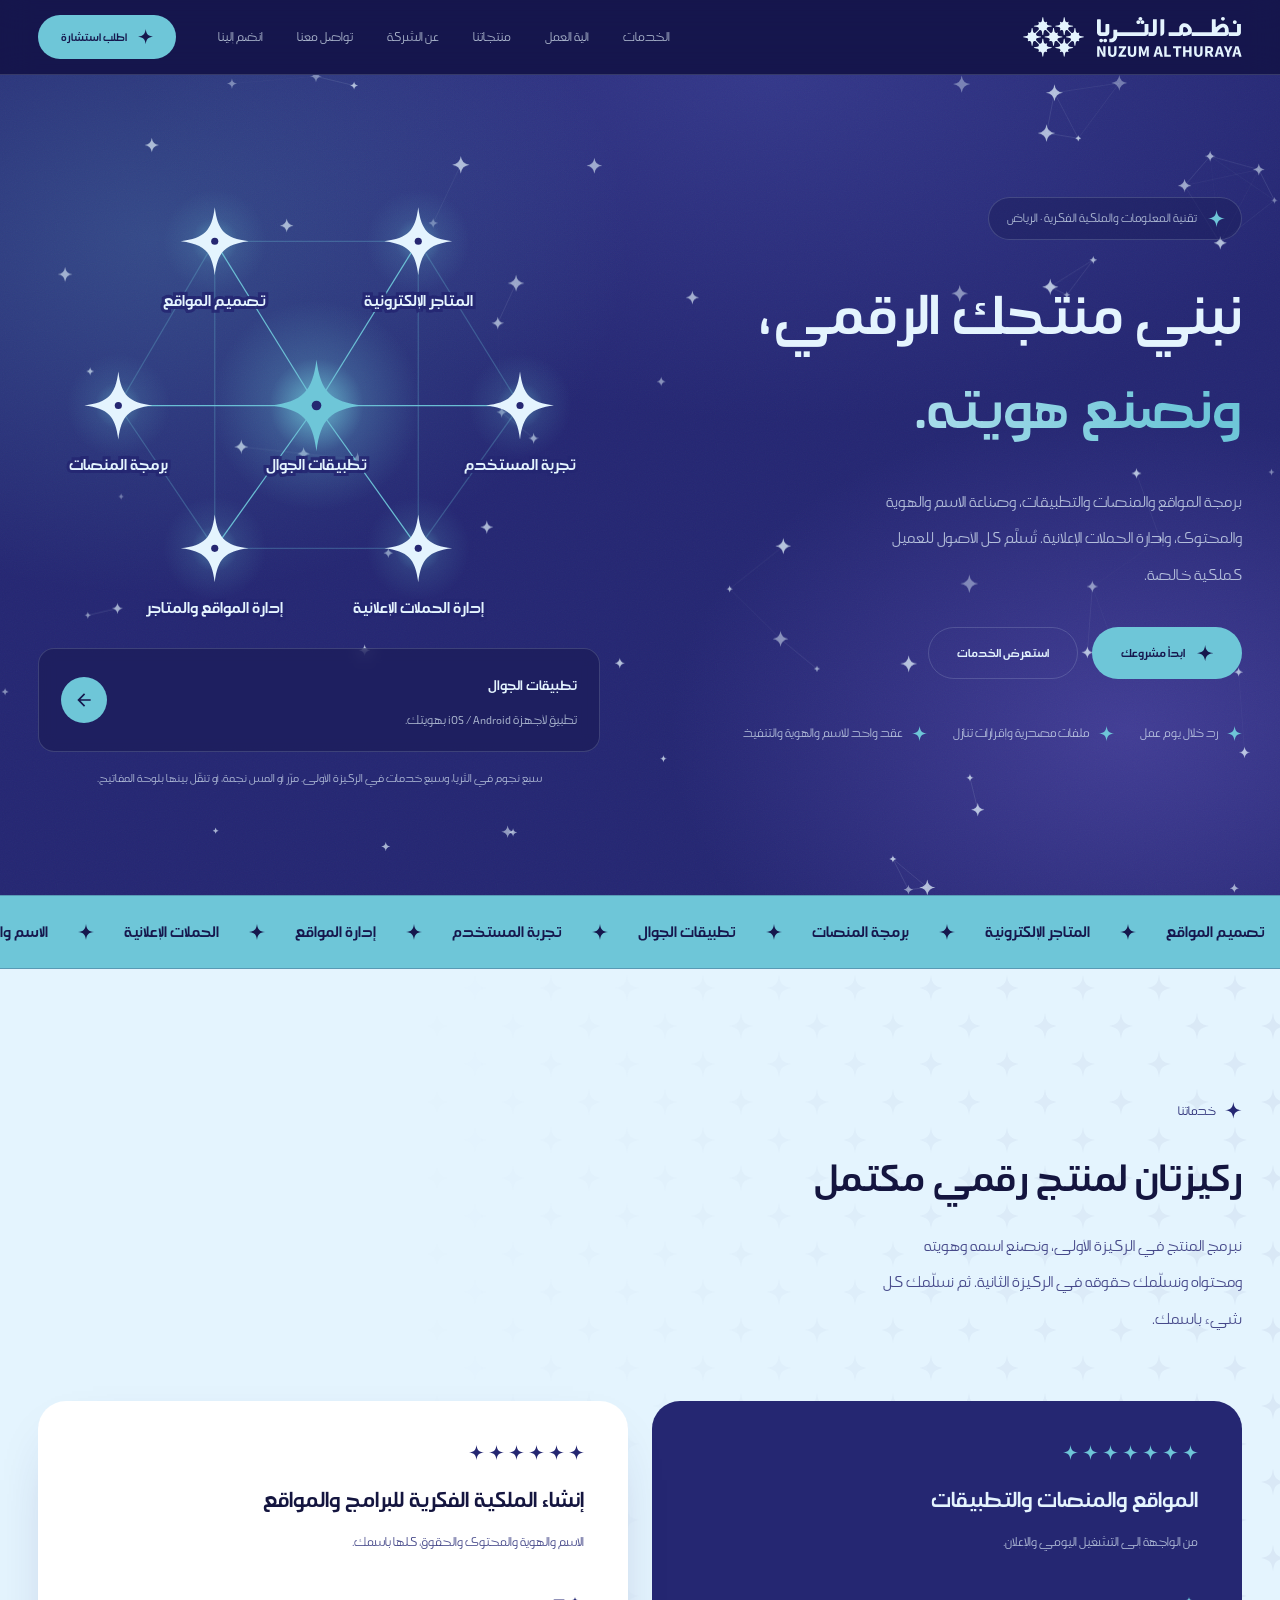
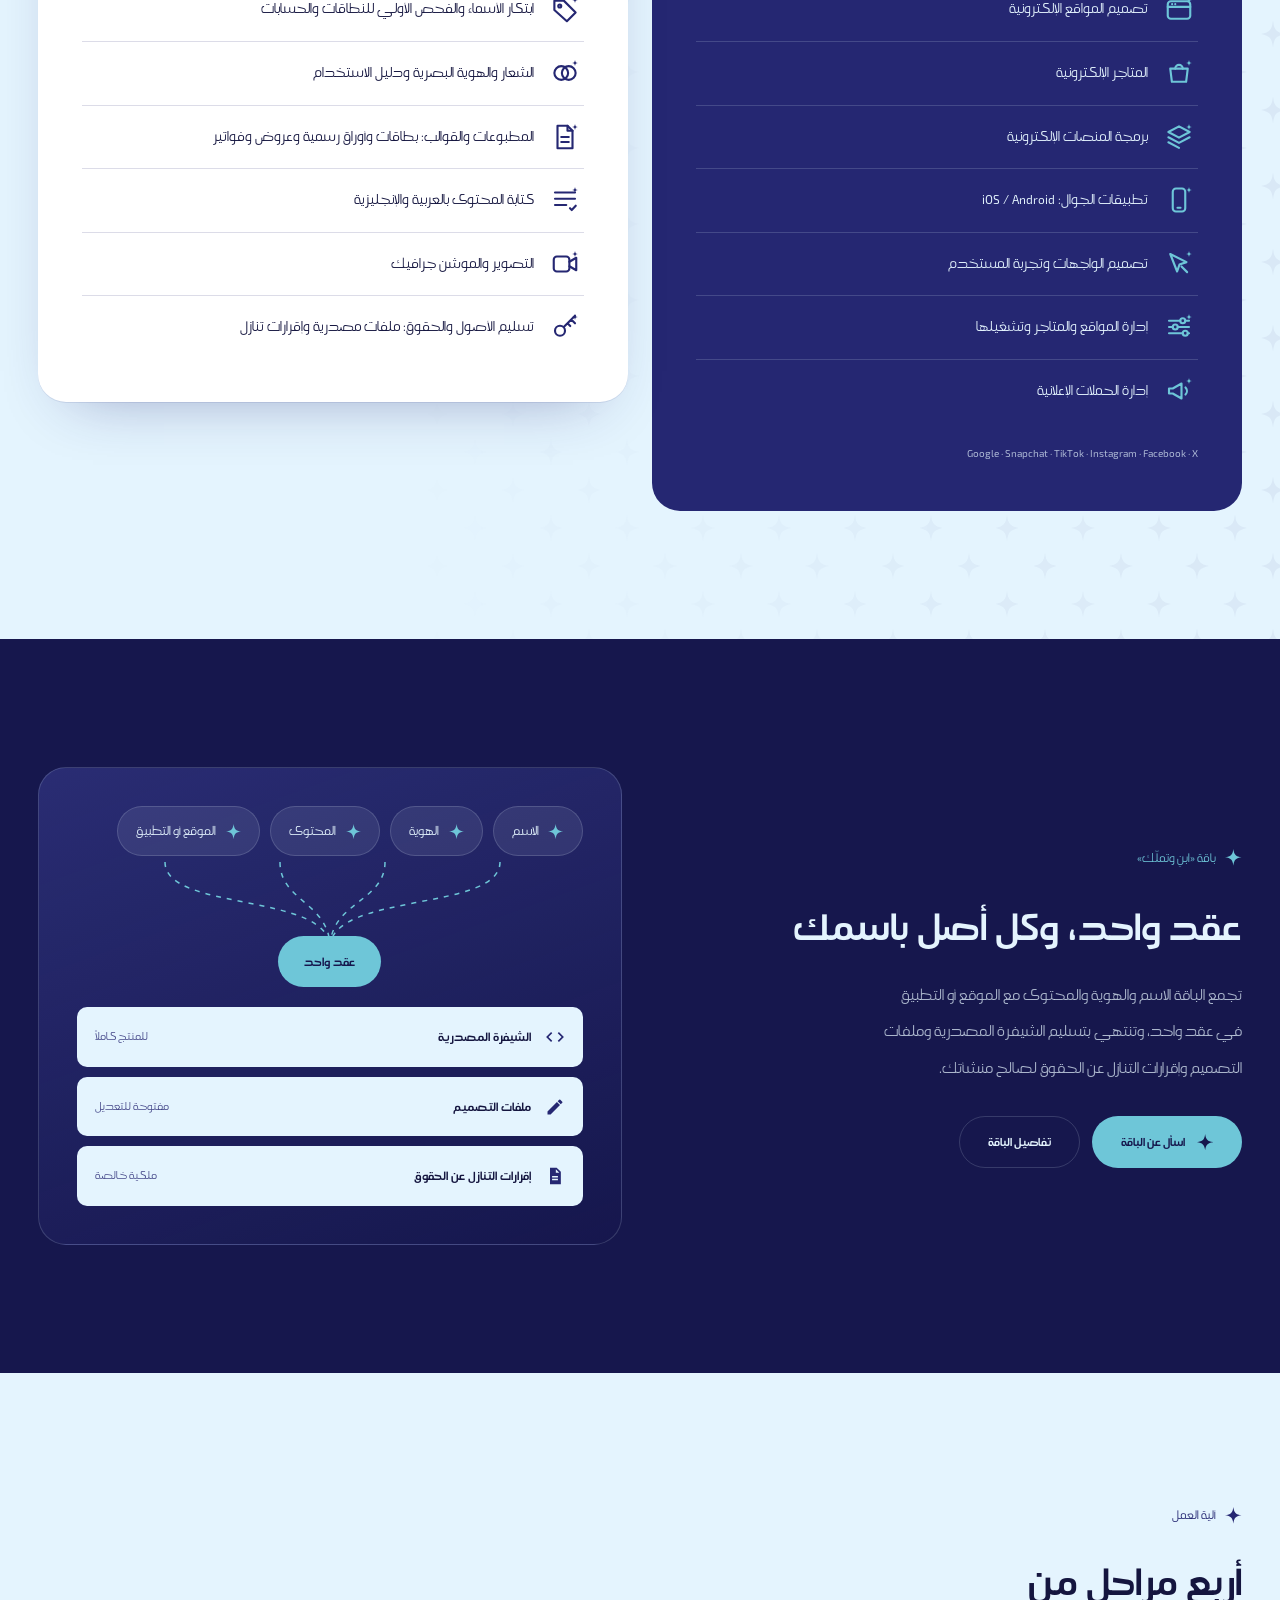
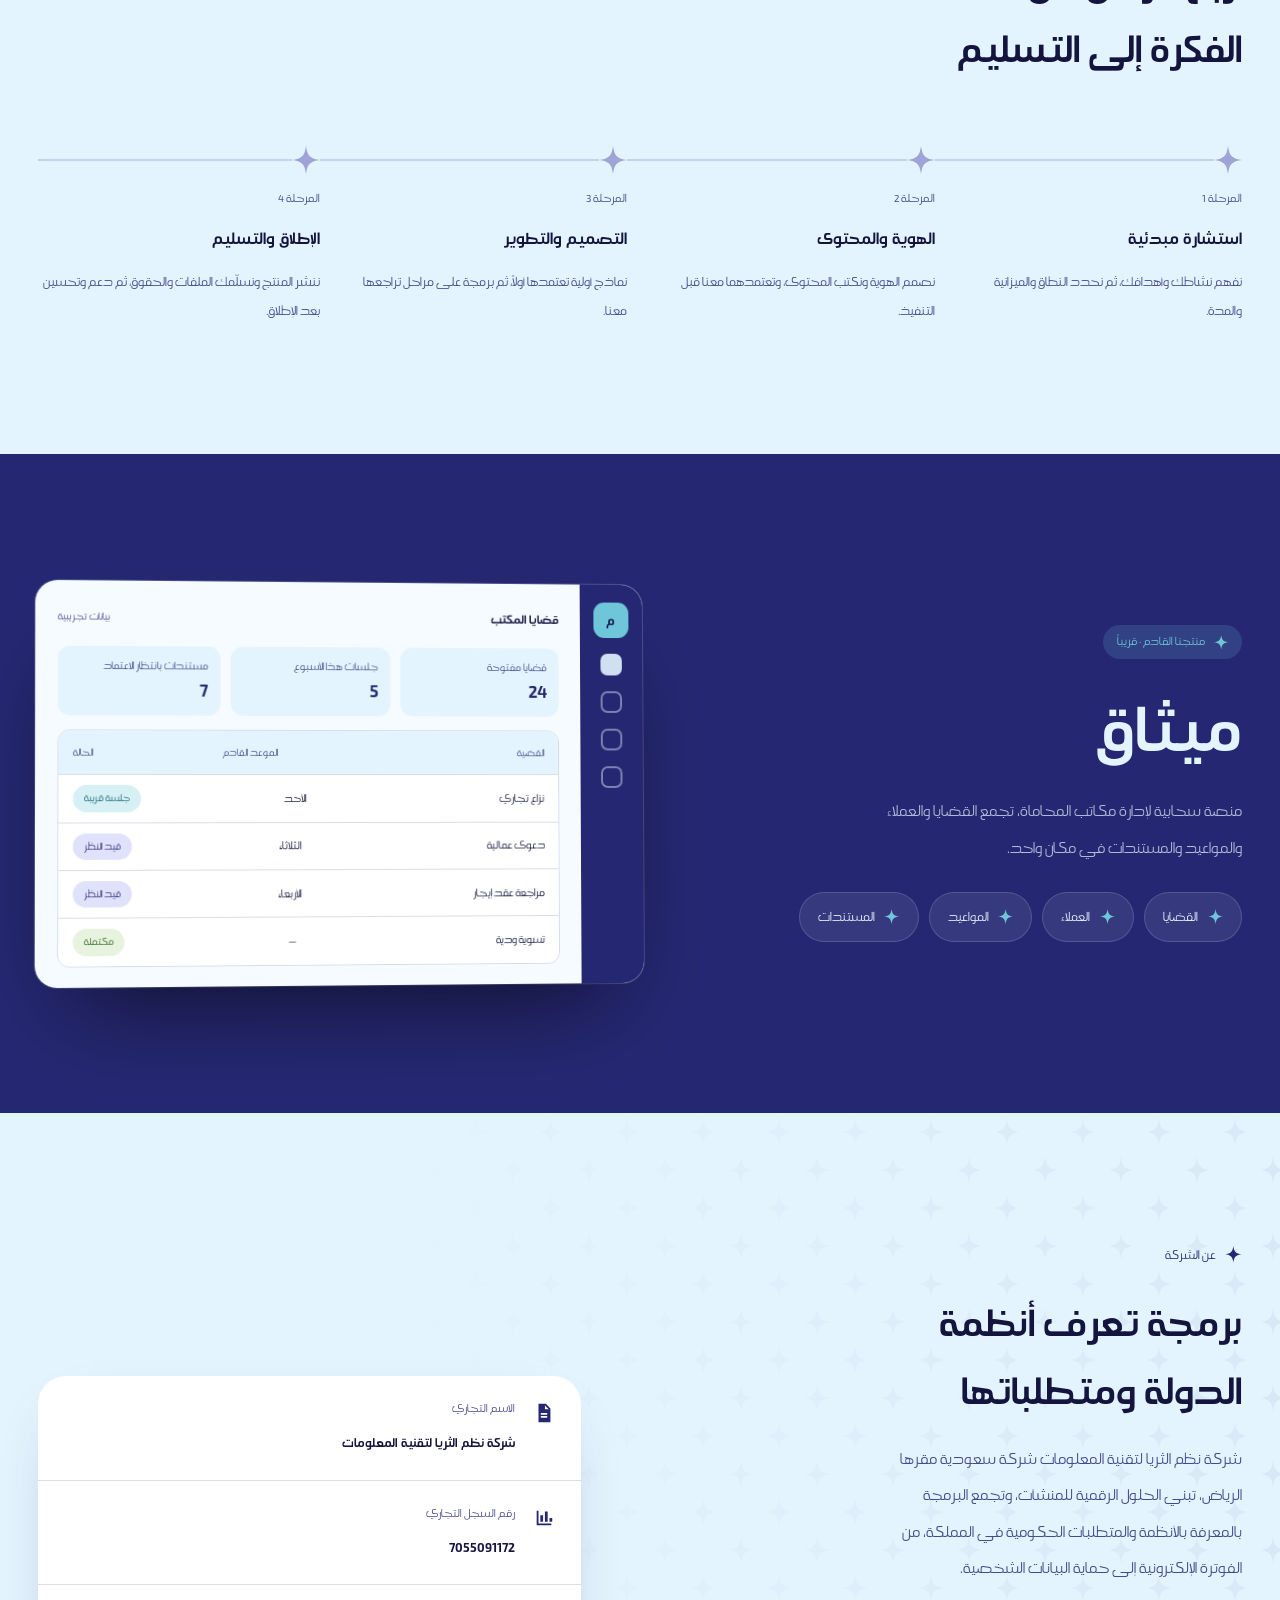
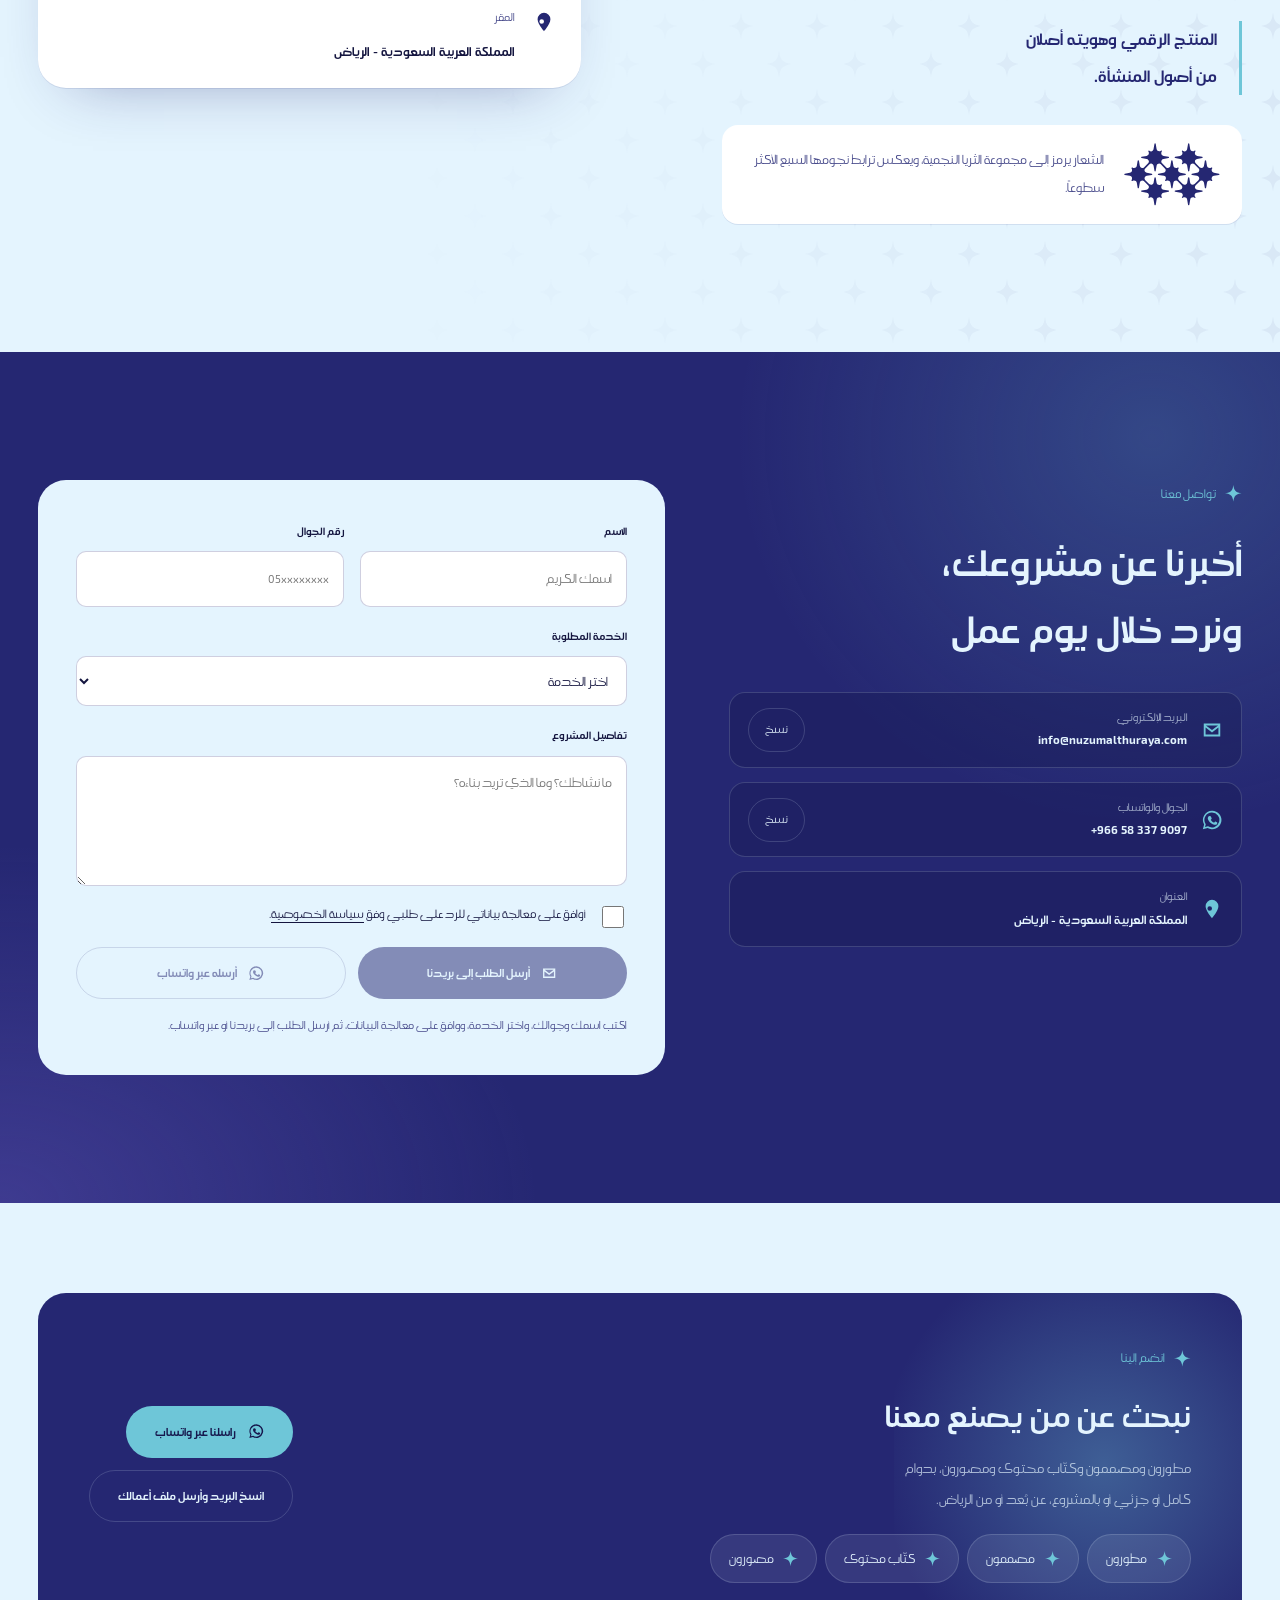
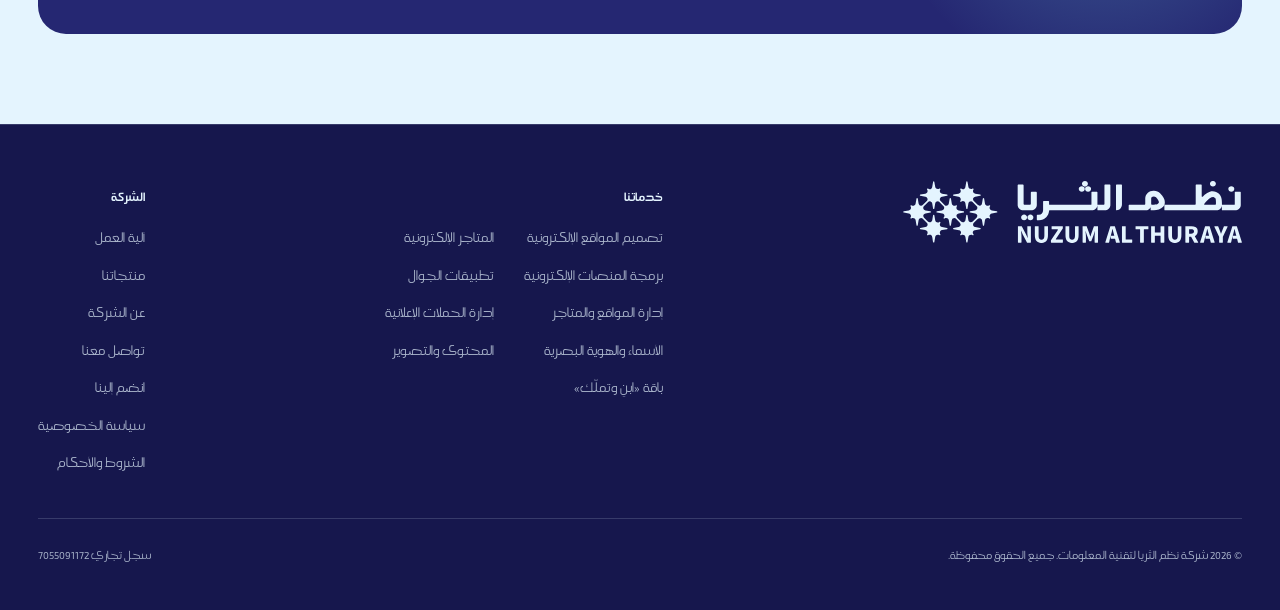
<file: index.html>
<!doctype html>
<html lang="ar" dir="rtl">
<head>
<meta charset="utf-8">
<meta name="viewport" content="width=device-width,initial-scale=1,viewport-fit=cover">
<meta http-equiv="Content-Security-Policy" content="default-src 'self'; script-src 'self'; style-src 'self'; font-src 'self'; img-src 'self' data:; connect-src https://formspree.io; form-action https://formspree.io; object-src 'none'; base-uri 'self'">
<meta name="referrer" content="strict-origin-when-cross-origin">
<title>نظم الثريا | تصميم مواقع ومنصات وتطبيقات في الرياض</title>
<meta name="description" content="نظم الثريا في الرياض: مواقع ومتاجر إلكترونية، منصات وتطبيقات جوال، هوية بصرية وحملات إعلانية. وكل ما نصنعه تتسلمه ملكاً لمنشأتك.">
<meta name="theme-color" content="#16174d">
<link rel="canonical" href="https://nuzumalthuraya.com/">
<meta property="og:type" content="website">
<meta property="og:site_name" content="نظم الثريا">
<meta property="og:locale" content="ar_SA">
<meta property="og:url" content="https://nuzumalthuraya.com/">
<meta property="og:title" content="نظم الثريا | تصميم مواقع ومنصات وتطبيقات في الرياض">
<meta property="og:description" content="نظم الثريا في الرياض: مواقع ومتاجر إلكترونية، منصات وتطبيقات جوال، هوية بصرية وحملات إعلانية. وكل ما نصنعه تتسلمه ملكاً لمنشأتك.">
<meta property="og:image" content="https://nuzumalthuraya.com/og-image.png">
<meta property="og:image:width" content="1200">
<meta property="og:image:height" content="630">
<meta name="twitter:card" content="summary_large_image">
<meta name="twitter:title" content="نظم الثريا | تصميم مواقع ومنصات وتطبيقات في الرياض">
<meta name="twitter:description" content="نظم الثريا في الرياض: مواقع ومتاجر إلكترونية، منصات وتطبيقات جوال، هوية بصرية وحملات إعلانية. وكل ما نصنعه تتسلمه ملكاً لمنشأتك.">
<meta name="twitter:image" content="https://nuzumalthuraya.com/og-image.png">
<link rel="icon" href="/favicon.ico" sizes="48x48">
<link rel="icon" href="/favicon.svg" type="image/svg+xml">
<link rel="icon" href="/favicon-96.png" type="image/png" sizes="96x96">
<link rel="icon" href="/favicon-192.png" type="image/png" sizes="192x192">
<link rel="apple-touch-icon" href="/apple-touch-icon.png">
<link rel="preload" href="/fonts/AraHamah1964-Regular.woff2" as="font" type="font/woff2" crossorigin>
<link rel="preload" href="/fonts/AraHamah1964-Bold.woff2" as="font" type="font/woff2" crossorigin>
<link rel="stylesheet" href="/style.css">
<!-- TODO: وسم التحقق من Google Search Console إن احتجته هنا (الموقع متحقق منه حالياً عبر سجل DNS):
<meta name="google-site-verification" content="[رمز التحقق]"> -->
<!-- TODO: أضف إلى كتلة JSON-LD التالية الحقل "sameAs": [روابط حسابات X وLinkedIn وTikTok] حين تتوفر. -->
<script type="application/ld+json">
{
  "@context": "https://schema.org",
  "@type": "ProfessionalService",
  "@id": "https://nuzumalthuraya.com/#organization",
  "name": "نظم الثريا لتقنية المعلومات",
  "alternateName": [
    "Nuzum Althuraya",
    "شركة نظم الثريا لتقنية المعلومات"
  ],
  "url": "https://nuzumalthuraya.com/",
  "logo": "https://nuzumalthuraya.com/logo.png",
  "image": "https://nuzumalthuraya.com/og-image.png",
  "email": "info@nuzumalthuraya.com",
  "telephone": "+966583379097",
  "address": {
    "@type": "PostalAddress",
    "addressLocality": "الرياض",
    "addressCountry": "SA"
  },
  "areaServed": "SA",
  "knowsAbout": [
    "تصميم المواقع الإلكترونية",
    "برمجة المنصات الإلكترونية",
    "تطبيقات الجوال",
    "المتاجر الإلكترونية",
    "تصميم الهوية البصرية"
  ],
  "knowsLanguage": [
    "ar",
    "en"
  ],
  "hasOfferCatalog": {
    "@type": "OfferCatalog",
    "name": "خدمات نظم الثريا",
    "itemListElement": [
      {
        "@type": "Offer",
        "itemOffered": {
          "@type": "Service",
          "name": "تصميم المواقع الإلكترونية",
          "url": "https://nuzumalthuraya.com/services/website-design/"
        }
      },
      {
        "@type": "Offer",
        "itemOffered": {
          "@type": "Service",
          "name": "المتاجر الإلكترونية",
          "url": "https://nuzumalthuraya.com/services/ecommerce/"
        }
      },
      {
        "@type": "Offer",
        "itemOffered": {
          "@type": "Service",
          "name": "برمجة المنصات الإلكترونية",
          "url": "https://nuzumalthuraya.com/services/platforms/"
        }
      },
      {
        "@type": "Offer",
        "itemOffered": {
          "@type": "Service",
          "name": "تطبيقات الجوال",
          "url": "https://nuzumalthuraya.com/services/mobile-apps/"
        }
      },
      {
        "@type": "Offer",
        "itemOffered": {
          "@type": "Service",
          "name": "إدارة المواقع والمتاجر",
          "url": "https://nuzumalthuraya.com/services/website-management/"
        }
      },
      {
        "@type": "Offer",
        "itemOffered": {
          "@type": "Service",
          "name": "إدارة الحملات الإعلانية",
          "url": "https://nuzumalthuraya.com/services/ad-campaigns/"
        }
      },
      {
        "@type": "Offer",
        "itemOffered": {
          "@type": "Service",
          "name": "الأسماء والهوية البصرية",
          "url": "https://nuzumalthuraya.com/services/brand-identity/"
        }
      },
      {
        "@type": "Offer",
        "itemOffered": {
          "@type": "Service",
          "name": "المحتوى والتصوير",
          "url": "https://nuzumalthuraya.com/services/content/"
        }
      },
      {
        "@type": "Offer",
        "itemOffered": {
          "@type": "Service",
          "name": "باقة «ابنِ وتملّك»",
          "url": "https://nuzumalthuraya.com/services/build-and-own/"
        }
      }
    ]
  }
}
</script>
</head>
<body>
<!-- بداية الترويسة المشتركة (متطابقة حرفياً في كل الصفحات) -->
<svg width="0" height="0" class="sprite" aria-hidden="true" focusable="false">
  <defs>
    <symbol id="star" viewBox="-1 -1 2 2"><path d="M0-1C.09-.3.3-.09 1 0 .3.09.09.3 0 1-.09.3-.3.09-1 0-.3-.09-.09-.3 0-1Z"/></symbol>
    <symbol id="arrow" viewBox="0 0 24 24"><path d="M20 11H7.8l5.6-5.6L12 4 4 12l8 8 1.4-1.4L7.8 13H20z"/></symbol>
    <symbol id="logo-h" viewBox="766 649 372 68"><path fill="currentColor" d="M 868.859375 683.589844 L 863.4375 684.519531 C 861.285156 684.886719 860.253906 687.367188 861.515625 689.152344 C 861.972656 689.804688 861.175781 690.601562 860.53125 690.140625 C 860.003906 689.761719 859.40625 689.59375 858.820312 689.59375 C 857.453125 689.59375 856.148438 690.550781 855.890625 692.066406 L 854.960938 697.484375 C 854.832031 698.265625 853.703125 698.265625 853.570312 697.484375 L 852.640625 692.058594 C 852.570312 691.636719 852.417969 691.261719 852.207031 690.9375 C 851.25 689.460938 849.121094 689.351562 847.878906 690.601562 L 843.679688 694.824219 C 842.835938 695.675781 842.5625 696.984375 843.117188 698.039062 C 843.523438 698.808594 844.261719 699.40625 845.242188 699.574219 L 850.664062 700.503906 C 851.449219 700.636719 851.449219 701.761719 850.664062 701.894531 L 844.761719 702.902344 C 842.613281 703.269531 841.773438 705.914062 843.324219 707.464844 C 843.78125 708.109375 842.984375 708.90625 842.335938 708.445312 C 841.804688 708.074219 841.214844 707.898438 840.628906 707.898438 C 839.261719 707.898438 837.960938 708.855469 837.699219 710.371094 L 836.769531 715.792969 C 836.632812 716.578125 835.511719 716.578125 835.378906 715.792969 L 834.453125 710.371094 C 834.082031 708.21875 831.59375 707.1875 829.804688 708.445312 C 829.617188 708.578125 829.382812 708.625 829.167969 708.546875 C 828.96875 708.472656 828.808594 708.3125 828.734375 708.117188 C 828.652344 707.90625 828.683594 707.652344 828.816406 707.472656 C 828.851562 707.425781 828.902344 707.386719 828.941406 707.34375 C 828.980469 707.300781 829.015625 707.261719 829.054688 707.214844 C 829.125 707.128906 829.191406 707.042969 829.25 706.949219 C 829.363281 706.769531 829.457031 706.574219 829.523438 706.375 C 829.589844 706.179688 829.628906 705.976562 829.644531 705.773438 C 829.664062 705.570312 829.65625 705.363281 829.628906 705.164062 C 829.597656 704.964844 829.546875 704.769531 829.476562 704.578125 C 829.40625 704.390625 829.308594 704.210938 829.199219 704.039062 C 829.085938 703.871094 828.949219 703.714844 828.800781 703.574219 C 828.644531 703.433594 828.476562 703.308594 828.292969 703.207031 C 828.097656 703.101562 827.894531 703.023438 827.679688 702.964844 C 827.601562 702.945312 827.519531 702.929688 827.441406 702.914062 L 821.480469 701.894531 C 820.695312 701.761719 820.695312 700.636719 821.480469 700.503906 L 826.90625 699.574219 C 827.011719 699.558594 827.117188 699.53125 827.21875 699.503906 C 829.285156 698.917969 829.859375 696.230469 828.34375 694.703125 L 823.855469 690.183594 C 823.480469 689.804688 822.96875 689.59375 822.433594 689.59375 C 821.75 689.59375 821.082031 689.835938 820.550781 690.261719 C 820.019531 690.691406 819.628906 691.304688 819.503906 692.066406 L 818.574219 697.484375 C 818.441406 698.265625 817.3125 698.265625 817.183594 697.484375 L 816.253906 692.058594 C 815.886719 689.90625 813.394531 688.875 811.613281 690.140625 C 811.480469 690.238281 811.335938 690.28125 811.203125 690.28125 C 810.683594 690.28125 810.261719 689.671875 810.632812 689.152344 C 812.214844 687.648438 811.402344 684.976562 809.246094 684.609375 L 803.285156 683.589844 C 802.5 683.457031 802.5 682.328125 803.285156 682.199219 L 808.707031 681.269531 C 810.292969 680.996094 811.269531 679.570312 811.167969 678.128906 C 811.132812 677.609375 810.878906 677.136719 810.515625 676.765625 L 805.652344 671.871094 C 805.277344 671.5 804.769531 671.289062 804.234375 671.289062 C 802.867188 671.289062 801.566406 672.246094 801.304688 673.753906 L 800.378906 679.179688 C 800.246094 679.960938 799.117188 679.960938 798.984375 679.179688 L 798.058594 673.753906 C 797.816406 672.335938 796.660156 671.40625 795.386719 671.292969 C 794.710938 671.234375 794.054688 671.527344 793.578125 672.011719 L 788.808594 676.804688 C 788.414062 677.207031 788.183594 677.753906 788.183594 678.332031 C 788.183594 679.707031 789.140625 681.011719 790.65625 681.269531 L 796.082031 682.199219 C 796.863281 682.328125 796.863281 683.457031 796.082031 683.589844 L 790.65625 684.519531 C 789.683594 684.679688 788.941406 685.277344 788.539062 686.042969 C 787.972656 687.105469 788.257812 688.421875 789.105469 689.273438 L 793.246094 693.4375 C 794.734375 694.933594 797.386719 694.398438 797.976562 692.371094 C 798.007812 692.257812 798.039062 692.144531 798.058594 692.027344 L 798.984375 686.605469 C 799.117188 685.820312 800.246094 685.820312 800.378906 686.605469 L 801.304688 692.027344 C 801.671875 694.179688 804.164062 695.210938 805.949219 693.949219 C 806.082031 693.855469 806.21875 693.8125 806.351562 693.8125 C 806.871094 693.8125 807.292969 694.421875 806.929688 694.941406 C 805.671875 696.71875 806.699219 699.207031 808.851562 699.574219 L 814.277344 700.503906 C 815.058594 700.636719 815.058594 701.761719 814.277344 701.894531 L 808.851562 702.824219 C 806.71875 703.191406 805.6875 705.640625 806.898438 707.421875 C 806.984375 707.546875 807.039062 707.683594 807.039062 707.839844 C 807.039062 708.234375 806.714844 708.554688 806.3125 708.554688 C 806.195312 708.554688 806.074219 708.519531 805.96875 708.460938 C 805.914062 708.429688 805.863281 708.390625 805.8125 708.351562 C 805.757812 708.3125 805.699219 708.289062 805.640625 708.253906 C 805.191406 708.011719 804.710938 707.898438 804.242188 707.898438 C 802.867188 707.898438 801.566406 708.855469 801.304688 710.371094 L 800.378906 715.792969 C 800.246094 716.578125 799.117188 716.578125 798.984375 715.792969 C 798.984375 715.792969 798.0625 710.386719 798.058594 710.371094 C 798.007812 710.082031 797.917969 709.796875 797.785156 709.53125 C 797.660156 709.277344 797.496094 709.042969 797.304688 708.839844 C 797.117188 708.640625 796.898438 708.464844 796.664062 708.328125 C 796.429688 708.1875 796.175781 708.078125 795.917969 708.007812 C 795.652344 707.933594 795.375 707.898438 795.101562 707.898438 C 794.820312 707.90625 794.542969 707.945312 794.269531 708.027344 C 793.988281 708.117188 793.722656 708.242188 793.476562 708.40625 C 793.347656 708.488281 793.199219 708.542969 793.046875 708.542969 C 792.65625 708.542969 792.332031 708.222656 792.332031 707.824219 C 792.332031 707.734375 792.347656 707.644531 792.382812 707.5625 C 792.421875 707.476562 792.476562 707.40625 792.523438 707.332031 C 792.601562 707.207031 792.675781 707.074219 792.734375 706.933594 C 792.847656 706.675781 792.925781 706.398438 792.957031 706.113281 C 792.996094 705.84375 792.988281 705.558594 792.945312 705.289062 C 792.902344 705.019531 792.820312 704.753906 792.703125 704.503906 C 792.589844 704.257812 792.4375 704.023438 792.265625 703.8125 C 792.085938 703.601562 791.875 703.414062 791.636719 703.265625 C 791.394531 703.105469 791.125 702.980469 790.847656 702.902344 C 790.738281 702.871094 790.625 702.84375 790.511719 702.824219 L 785.085938 701.894531 C 784.300781 701.761719 784.300781 700.636719 785.085938 700.503906 L 790.511719 699.574219 C 792.101562 699.296875 793.085938 697.863281 792.96875 696.414062 C 792.925781 695.910156 792.679688 695.441406 792.320312 695.070312 L 787.457031 690.183594 C 787.082031 689.804688 786.574219 689.59375 786.042969 689.59375 C 785.355469 689.59375 784.6875 689.835938 784.164062 690.261719 C 783.632812 690.691406 783.242188 691.304688 783.109375 692.066406 L 782.1875 697.484375 C 782.046875 698.265625 780.925781 698.265625 780.789062 697.484375 L 779.867188 692.058594 C 779.5 689.917969 777.035156 688.886719 775.25 690.125 C 775.238281 690.128906 775.230469 690.136719 775.21875 690.140625 C 775.109375 690.214844 774.984375 690.25 774.84375 690.25 C 774.449219 690.25 774.128906 689.925781 774.128906 689.527344 C 774.128906 689.46875 774.132812 689.402344 774.152344 689.339844 C 774.171875 689.28125 774.195312 689.226562 774.234375 689.152344 C 774.25 689.136719 774.265625 689.109375 774.277344 689.09375 C 775.484375 687.316406 774.449219 684.878906 772.320312 684.519531 L 766.894531 683.589844 C 766.109375 683.457031 766.109375 682.328125 766.894531 682.199219 L 772.3125 681.269531 C 774.472656 680.902344 775.503906 678.414062 774.234375 676.628906 C 774.140625 676.496094 774.097656 676.351562 774.097656 676.21875 C 774.097656 675.699219 774.707031 675.277344 775.222656 675.644531 C 777.007812 676.90625 779.5 675.875 779.867188 673.722656 L 780.789062 668.296875 C 780.925781 667.515625 782.046875 667.515625 782.1875 668.296875 L 783.109375 673.722656 C 783.339844 675.035156 784.351562 675.933594 785.511719 676.140625 C 786.28125 676.285156 787.0625 675.996094 787.609375 675.441406 L 792.347656 670.679688 C 792.753906 670.277344 792.980469 669.726562 792.980469 669.140625 C 792.980469 667.769531 792.023438 666.464844 790.511719 666.207031 L 785.085938 665.277344 C 784.300781 665.144531 784.300781 664.023438 785.085938 663.886719 L 790.511719 662.957031 C 792.664062 662.589844 793.691406 660.105469 792.433594 658.324219 C 792.335938 658.191406 792.296875 658.046875 792.296875 657.914062 C 792.296875 657.394531 792.898438 656.972656 793.421875 657.339844 C 794.964844 658.882812 797.605469 658.039062 797.976562 655.886719 L 798.984375 649.992188 C 799.117188 649.207031 800.246094 649.207031 800.378906 649.992188 L 801.304688 655.417969 C 801.671875 657.570312 804.164062 658.601562 805.949219 657.335938 C 806.589844 656.875 807.386719 657.671875 806.929688 658.324219 C 806.554688 658.851562 806.382812 659.445312 806.382812 660.027344 C 806.382812 661.398438 807.339844 662.699219 808.851562 662.957031 L 814.277344 663.886719 C 815.058594 664.023438 815.058594 665.144531 814.277344 665.277344 L 808.851562 666.207031 C 807.265625 666.476562 806.289062 667.902344 806.394531 669.347656 C 806.429688 669.859375 806.683594 670.34375 807.042969 670.707031 L 811.8125 675.507812 C 812.261719 675.957031 812.882812 676.230469 813.523438 676.1875 C 814.8125 676.097656 816.011719 675.164062 816.253906 673.722656 L 817.183594 668.296875 C 817.3125 667.515625 818.441406 667.515625 818.574219 668.296875 L 819.503906 673.722656 C 819.871094 675.875 822.359375 676.90625 824.136719 675.644531 C 824.269531 675.546875 824.414062 675.507812 824.546875 675.507812 C 825.066406 675.507812 825.488281 676.117188 825.125 676.628906 C 824.753906 677.160156 824.578125 677.753906 824.578125 678.332031 C 824.578125 679.707031 825.535156 681.011719 827.050781 681.269531 L 832.46875 682.199219 C 833.253906 682.328125 833.253906 683.457031 832.46875 683.589844 L 827.042969 684.519531 C 826.078125 684.679688 825.335938 685.277344 824.925781 686.042969 C 824.367188 687.105469 824.644531 688.417969 825.488281 689.269531 L 829.640625 693.445312 C 831.140625 694.957031 833.8125 694.386719 834.382812 692.335938 C 834.410156 692.234375 834.433594 692.128906 834.453125 692.027344 L 835.378906 686.605469 C 835.511719 685.820312 836.632812 685.820312 836.769531 686.605469 L 837.699219 692.027344 C 837.777344 692.5 837.960938 692.914062 838.210938 693.265625 C 839.207031 694.644531 841.265625 694.6875 842.46875 693.480469 L 846.648438 689.273438 C 847.496094 688.417969 847.777344 687.105469 847.214844 686.042969 C 846.808594 685.277344 846.066406 684.679688 845.09375 684.519531 L 839.671875 683.589844 C 838.886719 683.457031 838.886719 682.328125 839.671875 682.199219 L 845.09375 681.269531 C 846.6875 680.996094 847.664062 679.570312 847.554688 678.121094 C 847.519531 677.605469 847.265625 677.128906 846.898438 676.761719 L 842.039062 671.871094 C 841.667969 671.5 841.160156 671.289062 840.625 671.289062 C 839.253906 671.289062 837.960938 672.246094 837.699219 673.753906 L 836.769531 679.179688 C 836.632812 679.960938 835.511719 679.960938 835.378906 679.179688 L 834.359375 673.21875 C 833.992188 671.058594 831.316406 670.246094 829.804688 671.835938 C 829.160156 672.292969 828.363281 671.5 828.828125 670.847656 C 830.085938 669.0625 829.054688 666.574219 826.90625 666.207031 L 821.480469 665.277344 C 820.695312 665.144531 820.695312 664.023438 821.480469 663.886719 L 826.90625 662.957031 C 829.054688 662.589844 830.085938 660.105469 828.820312 658.324219 C 828.722656 658.191406 828.683594 658.046875 828.683594 657.914062 C 828.683594 657.394531 829.292969 656.972656 829.808594 657.339844 C 831.351562 658.882812 834 658.046875 834.375 655.886719 L 835.378906 649.992188 C 835.511719 649.207031 836.632812 649.207031 836.769531 649.992188 L 837.699219 655.417969 C 838.066406 657.570312 840.550781 658.601562 842.335938 657.335938 C 842.984375 656.875 843.78125 657.671875 843.316406 658.324219 C 842.058594 660.105469 843.089844 662.589844 845.242188 662.957031 L 850.664062 663.886719 C 851.449219 664.023438 851.449219 665.144531 850.664062 665.277344 L 845.242188 666.207031 C 844.277344 666.371094 843.535156 666.964844 843.125 667.730469 C 842.558594 668.792969 842.839844 670.105469 843.683594 670.960938 L 847.875 675.175781 C 849.074219 676.378906 851.132812 676.339844 852.128906 674.957031 C 852.382812 674.609375 852.5625 674.195312 852.640625 673.722656 L 853.570312 668.296875 C 853.703125 667.515625 854.832031 667.515625 854.960938 668.296875 L 855.890625 673.722656 C 856.257812 675.875 858.75 676.90625 860.53125 675.644531 C 860.664062 675.546875 860.800781 675.507812 860.933594 675.507812 C 861.453125 675.507812 861.875 676.117188 861.515625 676.628906 C 861.140625 677.160156 860.964844 677.753906 860.964844 678.332031 C 860.964844 679.707031 861.925781 681.011719 863.4375 681.269531 L 868.859375 682.199219 C 869.644531 682.328125 869.644531 683.457031 868.859375 683.589844 "/><path fill="currentColor" d="M 911.625 660.808594 C 912.253906 660.808594 912.765625 661.292969 912.765625 661.890625 L 912.765625 675.285156 C 912.765625 676.953125 912.136719 678.339844 910.886719 679.460938 C 909.632812 680.578125 908.160156 681.140625 906.472656 681.140625 L 897.996094 681.140625 C 896.3125 681.140625 894.855469 680.578125 893.617188 679.460938 C 892.382812 678.339844 891.765625 676.953125 891.765625 675.285156 L 891.765625 653.957031 C 891.765625 653.363281 892.273438 652.878906 892.902344 652.878906 L 897.136719 652.878906 C 897.769531 652.878906 898.277344 653.363281 898.277344 653.957031 L 898.277344 673.886719 C 898.277344 674.484375 898.789062 674.964844 899.417969 674.964844 L 905.058594 674.964844 C 905.6875 674.964844 906.195312 674.484375 906.195312 673.886719 L 906.195312 661.890625 C 906.195312 661.292969 906.707031 660.808594 907.339844 660.808594 Z M 911.625 660.808594 "/><path fill="currentColor" d="M 993.457031 653.503906 L 993.457031 675.289062 C 993.457031 676.945312 992.839844 678.347656 991.605469 679.464844 C 990.375 680.582031 988.910156 681.144531 987.226562 681.144531 L 979.917969 681.144531 C 979.546875 681.144531 979.25 680.863281 979.25 680.503906 L 979.25 675.289062 C 979.25 676.945312 978.636719 678.347656 977.375 679.464844 C 976.117188 680.582031 974.652344 681.144531 972.972656 681.144531 L 926.820312 681.144531 C 926.488281 681.144531 926.203125 681.402344 926.191406 681.722656 C 926.0625 684.394531 925.023438 686.734375 923.097656 688.777344 C 921.015625 690.957031 918.34375 692.050781 915.09375 692.050781 L 913.398438 692.050781 C 913.050781 692.050781 912.769531 691.78125 912.769531 691.445312 L 912.769531 686.527344 C 912.769531 686.195312 913.050781 685.925781 913.398438 685.925781 L 915.09375 685.925781 C 916.402344 685.925781 917.484375 685.488281 918.34375 684.625 C 919.203125 683.753906 919.640625 682.585938 919.640625 681.144531 L 919.640625 671.472656 C 919.640625 671.140625 919.925781 670.871094 920.269531 670.871094 L 925.574219 670.871094 C 925.921875 670.871094 926.203125 671.140625 926.203125 671.472656 L 926.203125 674.363281 C 926.203125 674.699219 926.488281 674.96875 926.847656 674.96875 L 972.058594 674.96875 C 972.40625 674.96875 972.6875 674.699219 972.6875 674.375 L 972.6875 661.402344 C 972.6875 661.070312 972.972656 660.8125 973.304688 660.8125 L 978.636719 660.8125 C 978.96875 660.8125 979.25 661.070312 979.25 661.402344 L 979.25 674.96875 L 986.277344 674.96875 C 986.648438 674.96875 986.945312 674.683594 986.945312 674.339844 L 986.945312 653.503906 C 986.945312 653.15625 987.242188 652.875 987.613281 652.875 L 992.789062 652.875 C 993.160156 652.875 993.457031 653.15625 993.457031 653.503906 "/><path fill="currentColor" d="M 999.636719 653.488281 L 999.636719 680.503906 C 999.636719 680.863281 999.960938 681.140625 1000.335938 681.113281 C 1002.128906 680.988281 1003.515625 680.355469 1004.492188 679.222656 C 1005.601562 677.941406 1006.152344 676.382812 1006.152344 674.539062 L 1006.152344 653.488281 C 1006.152344 653.152344 1005.863281 652.878906 1005.507812 652.878906 L 1000.28125 652.878906 C 999.925781 652.878906 999.636719 653.152344 999.636719 653.488281 "/><path fill="currentColor" d="M 1109.222656 674.351562 C 1109.222656 674.683594 1108.925781 674.96875 1108.570312 674.96875 L 1096.671875 674.96875 C 1096.339844 674.96875 1096.148438 674.609375 1096.339844 674.339844 C 1098.714844 671.308594 1100.757812 669.199219 1102.464844 668.019531 C 1104.277344 666.761719 1105.78125 666.324219 1106.988281 666.722656 C 1107.617188 666.964844 1108.144531 667.414062 1108.582031 668.046875 C 1109.019531 668.6875 1109.222656 669.921875 1109.222656 671.769531 Z M 1045.515625 674.003906 C 1044.71875 674.644531 1043.304688 674.96875 1041.238281 674.96875 L 1038.863281 674.96875 C 1038.5 674.96875 1038.207031 674.683594 1038.207031 674.351562 L 1038.207031 668.261719 C 1038.207031 667.441406 1038.453125 666.863281 1038.941406 666.503906 C 1039.425781 666.117188 1040.121094 665.925781 1041.042969 665.925781 C 1041.957031 665.925781 1042.765625 666.257812 1043.488281 666.925781 C 1044.796875 668.238281 1045.65625 669.355469 1046.066406 670.253906 C 1046.480469 671.167969 1046.683594 671.820312 1046.683594 672.257812 C 1046.683594 672.785156 1046.296875 673.363281 1045.515625 674.003906 M 1135.824219 660.8125 L 1130.53125 660.8125 C 1130.171875 660.8125 1129.890625 661.082031 1129.890625 661.402344 L 1129.890625 674.363281 C 1129.890625 674.699219 1129.609375 674.96875 1129.257812 674.96875 L 1115.851562 674.96875 L 1115.746094 671.667969 C 1115.695312 669.214844 1115.183594 667.042969 1114.195312 665.140625 C 1113.203125 663.253906 1111.601562 661.855469 1109.390625 660.96875 C 1106.960938 660.121094 1104.703125 660.03125 1102.632812 660.734375 C 1100.550781 661.417969 1098.625 662.574219 1096.839844 664.164062 C 1096.121094 664.808594 1095.429688 665.476562 1094.761719 666.183594 C 1094.347656 666.605469 1093.617188 666.335938 1093.617188 665.769531 L 1093.617188 653.492188 C 1093.617188 653.15625 1093.324219 652.875 1092.960938 652.875 L 1087.695312 652.875 C 1087.335938 652.875 1087.039062 653.15625 1087.039062 653.492188 L 1087.039062 674.351562 C 1087.039062 674.683594 1086.746094 674.96875 1086.386719 674.96875 L 1052.757812 674.96875 C 1053.054688 674.132812 1053.195312 673.207031 1053.195312 672.191406 C 1053.195312 669.148438 1051.527344 665.988281 1048.199219 662.726562 C 1046.296875 660.8125 1043.972656 659.800781 1041.238281 659.683594 C 1038.515625 659.582031 1036.203125 660.375 1034.339844 662.085938 C 1032.570312 663.652344 1031.695312 665.667969 1031.695312 668.148438 L 1031.695312 674.351562 C 1031.695312 674.683594 1031.398438 674.96875 1031.039062 674.96875 L 1014.175781 674.96875 C 1013.816406 674.96875 1013.535156 675.238281 1013.535156 675.585938 L 1013.535156 680.515625 C 1013.535156 680.863281 1013.816406 681.144531 1014.175781 681.144531 L 1031.914062 681.144531 C 1033.261719 681.144531 1034.429688 680.824219 1035.394531 680.207031 C 1036.371094 679.59375 1037.101562 678.78125 1037.589844 677.78125 L 1037.589844 680.515625 C 1037.589844 680.863281 1037.886719 681.144531 1038.246094 681.144531 L 1041.238281 681.144531 C 1042.996094 681.144531 1044.808594 680.835938 1046.660156 680.234375 C 1048.507812 679.628906 1050.0625 678.667969 1051.320312 677.355469 C 1051.925781 676.726562 1052.375 675.996094 1052.683594 675.171875 L 1052.683594 680.542969 C 1052.683594 680.875 1052.964844 681.144531 1053.3125 681.144531 L 1109.621094 681.144531 C 1111.34375 681.144531 1112.820312 680.554688 1114.050781 679.410156 C 1114.976562 678.550781 1115.542969 677.550781 1115.746094 676.40625 L 1115.746094 680.515625 C 1115.746094 680.863281 1116.042969 681.144531 1116.402344 681.144531 L 1130.171875 681.144531 C 1131.867188 681.144531 1133.332031 680.582031 1134.578125 679.464844 C 1135.398438 678.730469 1135.953125 677.882812 1136.234375 676.921875 C 1136.390625 676.40625 1136.464844 675.867188 1136.464844 675.289062 L 1136.464844 661.402344 C 1136.464844 661.082031 1136.183594 660.8125 1135.824219 660.8125 "/><path fill="currentColor" d="M 1108.59375 650.308594 C 1108.484375 650.160156 1108.359375 650.023438 1108.214844 649.886719 C 1107.578125 649.285156 1106.808594 648.984375 1105.914062 648.984375 C 1105.015625 648.984375 1104.246094 649.285156 1103.609375 649.886719 C 1103.464844 650.023438 1103.339844 650.160156 1103.230469 650.308594 C 1102.847656 650.820312 1102.65625 651.402344 1102.65625 652.066406 C 1102.65625 652.921875 1102.972656 653.644531 1103.609375 654.253906 C 1104.246094 654.851562 1105.015625 655.15625 1105.914062 655.15625 C 1106.808594 655.15625 1107.578125 654.851562 1108.214844 654.253906 C 1108.851562 653.644531 1109.167969 652.921875 1109.167969 652.066406 C 1109.167969 651.402344 1108.976562 650.820312 1108.59375 650.308594 "/><path fill="currentColor" d="M 964.734375 655.964844 C 964.628906 655.816406 964.503906 655.679688 964.355469 655.542969 C 963.71875 654.941406 962.953125 654.640625 962.058594 654.640625 C 961.15625 654.640625 960.386719 654.941406 959.753906 655.542969 C 959.609375 655.679688 959.480469 655.816406 959.375 655.964844 C 958.992188 656.476562 958.796875 657.058594 958.796875 657.722656 C 958.796875 658.578125 959.117188 659.296875 959.753906 659.90625 C 960.386719 660.503906 961.15625 660.8125 962.058594 660.8125 C 962.953125 660.8125 963.71875 660.503906 964.355469 659.90625 C 964.996094 659.296875 965.3125 658.578125 965.3125 657.722656 C 965.3125 657.058594 965.121094 656.476562 964.734375 655.964844 "/><path fill="currentColor" d="M 971.671875 655.964844 C 971.5625 655.816406 971.4375 655.679688 971.292969 655.542969 C 970.65625 654.941406 969.890625 654.640625 968.992188 654.640625 C 968.09375 654.640625 967.324219 654.941406 966.6875 655.542969 C 966.542969 655.679688 966.417969 655.816406 966.308594 655.964844 C 965.925781 656.476562 965.734375 657.058594 965.734375 657.722656 C 965.734375 658.578125 966.050781 659.296875 966.6875 659.90625 C 967.324219 660.503906 968.09375 660.8125 968.992188 660.8125 C 969.890625 660.8125 970.65625 660.503906 971.292969 659.90625 C 971.929688 659.296875 972.246094 658.578125 972.246094 657.722656 C 972.246094 657.058594 972.054688 656.476562 971.671875 655.964844 "/><path fill="currentColor" d="M 968.234375 650.359375 C 968.125 650.210938 968 650.074219 967.855469 649.9375 C 967.21875 649.335938 966.449219 649.035156 965.554688 649.035156 C 964.65625 649.035156 963.886719 649.335938 963.25 649.9375 C 963.105469 650.074219 962.980469 650.210938 962.871094 650.359375 C 962.488281 650.871094 962.296875 651.453125 962.296875 652.117188 C 962.296875 652.972656 962.613281 653.695312 963.25 654.304688 C 963.886719 654.902344 964.65625 655.207031 965.554688 655.207031 C 966.449219 655.207031 967.21875 654.902344 967.855469 654.304688 C 968.492188 653.695312 968.808594 652.972656 968.808594 652.117188 C 968.808594 651.453125 968.617188 650.871094 968.234375 650.359375 "/><path fill="currentColor" d="M 901.496094 687.199219 C 901.386719 687.050781 901.261719 686.914062 901.117188 686.777344 C 900.480469 686.175781 899.714844 685.875 898.816406 685.875 C 897.917969 685.875 897.148438 686.175781 896.511719 686.777344 C 896.367188 686.914062 896.242188 687.050781 896.136719 687.199219 C 895.75 687.710938 895.558594 688.292969 895.558594 688.957031 C 895.558594 689.8125 895.875 690.535156 896.511719 691.144531 C 897.148438 691.738281 897.917969 692.046875 898.816406 692.046875 C 899.714844 692.046875 900.480469 691.738281 901.117188 691.144531 C 901.753906 690.535156 902.070312 689.8125 902.070312 688.957031 C 902.070312 688.292969 901.878906 687.710938 901.496094 687.199219 "/><path fill="currentColor" d="M 908.429688 687.199219 C 908.324219 687.050781 908.199219 686.914062 908.054688 686.777344 C 907.417969 686.175781 906.648438 685.875 905.753906 685.875 C 904.855469 685.875 904.085938 686.175781 903.449219 686.777344 C 903.304688 686.914062 903.179688 687.050781 903.070312 687.199219 C 902.6875 687.710938 902.496094 688.292969 902.496094 688.957031 C 902.496094 689.8125 902.8125 690.535156 903.449219 691.144531 C 904.085938 691.738281 904.855469 692.046875 905.753906 692.046875 C 906.648438 692.046875 907.417969 691.738281 908.054688 691.144531 C 908.691406 690.535156 909.007812 689.8125 909.007812 688.957031 C 909.007812 688.292969 908.816406 687.710938 908.429688 687.199219 "/><path fill="currentColor" d="M 1128.941406 656.230469 C 1128.796875 655.988281 1128.609375 655.761719 1128.378906 655.542969 C 1127.746094 654.941406 1126.976562 654.640625 1126.078125 654.640625 C 1125.179688 654.640625 1124.414062 654.941406 1123.777344 655.542969 C 1123.546875 655.761719 1123.363281 655.988281 1123.21875 656.230469 C 1122.953125 656.679688 1122.820312 657.175781 1122.820312 657.722656 C 1122.820312 658.578125 1123.140625 659.304688 1123.777344 659.90625 C 1124.414062 660.511719 1125.179688 660.8125 1126.078125 660.8125 C 1126.976562 660.8125 1127.746094 660.511719 1128.378906 659.90625 C 1129.015625 659.304688 1129.335938 658.578125 1129.335938 657.722656 C 1129.335938 657.175781 1129.203125 656.679688 1128.941406 656.230469 "/><path fill="currentColor" d="M 902.796875 698.558594 C 902.5625 698.558594 902.371094 698.75 902.371094 698.984375 L 902.371094 704.949219 C 902.371094 706.027344 902.441406 707.15625 902.570312 708.339844 C 902.703125 709.535156 902.808594 710.601562 902.871094 711.574219 L 902.769531 711.574219 L 901 707.578125 C 900.996094 707.570312 900.992188 707.558594 900.988281 707.550781 L 896.378906 698.789062 C 896.308594 698.648438 896.160156 698.558594 896.003906 698.558594 L 892.492188 698.558594 C 892.257812 698.558594 892.066406 698.75 892.066406 698.984375 L 892.066406 716.261719 C 892.066406 716.496094 892.257812 716.6875 892.492188 716.6875 L 895.53125 716.6875 C 895.769531 716.6875 895.957031 716.496094 895.957031 716.261719 L 895.957031 710.261719 C 895.957031 709.183594 895.894531 708.078125 895.777344 706.921875 C 895.65625 705.777344 895.550781 704.699219 895.457031 703.699219 L 895.566406 703.699219 L 897.332031 707.632812 C 897.335938 707.640625 897.339844 707.648438 897.34375 707.65625 L 901.953125 716.460938 C 902.027344 716.601562 902.167969 716.6875 902.328125 716.6875 L 905.851562 716.6875 C 906.085938 716.6875 906.277344 716.496094 906.277344 716.261719 L 906.277344 698.984375 C 906.277344 698.75 906.085938 698.558594 905.851562 698.558594 Z M 902.796875 698.558594 "/><path fill="currentColor" d="M 933.6875 712.601562 L 941.214844 701.136719 C 941.261719 701.066406 941.285156 700.988281 941.285156 700.90625 L 941.285156 698.976562 C 941.285156 698.746094 941.097656 698.558594 940.871094 698.558594 L 929.410156 698.558594 C 929.179688 698.558594 928.992188 698.746094 928.992188 698.976562 L 928.992188 701.589844 C 928.992188 701.820312 929.179688 702.003906 929.410156 702.003906 L 935.484375 702.003906 C 935.8125 702.003906 936.007812 702.371094 935.828125 702.644531 L 928.3125 714.113281 C 928.265625 714.179688 928.246094 714.257812 928.246094 714.339844 L 928.246094 716.273438 C 928.246094 716.503906 928.429688 716.6875 928.660156 716.6875 L 940.949219 716.6875 C 941.175781 716.6875 941.363281 716.503906 941.363281 716.273438 L 941.363281 713.65625 C 941.363281 713.429688 941.175781 713.242188 940.949219 713.242188 L 934.035156 713.242188 C 933.703125 713.242188 933.503906 712.878906 933.6875 712.601562 "/><path fill="currentColor" d="M 975.714844 698.558594 C 975.539062 698.558594 975.386719 698.671875 975.324219 698.835938 L 972.558594 706.617188 C 972.375 707.144531 972.203125 707.683594 972.042969 708.261719 C 971.886719 708.839844 971.71875 709.40625 971.53125 709.957031 L 971.429688 709.957031 C 971.242188 709.40625 971.058594 708.839844 970.890625 708.261719 C 970.730469 707.683594 970.546875 707.144531 970.363281 706.617188 L 967.542969 698.832031 C 967.484375 698.667969 967.328125 698.558594 967.152344 698.558594 L 963.386719 698.558594 C 963.160156 698.558594 962.976562 698.746094 962.976562 698.972656 L 962.976562 716.273438 C 962.976562 716.503906 963.160156 716.6875 963.386719 716.6875 L 966.230469 716.6875 C 966.457031 716.6875 966.644531 716.503906 966.644531 716.273438 L 966.644531 710.035156 C 966.644531 709.15625 966.578125 708.117188 966.445312 706.933594 C 966.3125 705.765625 966.207031 704.738281 966.117188 703.871094 L 966.222656 703.871094 L 967.667969 708.183594 L 970.15625 714.828125 C 970.21875 714.988281 970.371094 715.097656 970.542969 715.097656 L 972.21875 715.097656 C 972.390625 715.097656 972.546875 714.988281 972.605469 714.828125 L 975.097656 708.183594 L 976.570312 703.871094 L 976.671875 703.871094 C 976.582031 704.738281 976.476562 705.765625 976.34375 706.933594 C 976.210938 708.117188 976.148438 709.15625 976.148438 710.035156 L 976.148438 716.273438 C 976.148438 716.503906 976.332031 716.6875 976.558594 716.6875 L 979.46875 716.6875 C 979.695312 716.6875 979.878906 716.503906 979.878906 716.273438 L 979.878906 698.972656 C 979.878906 698.746094 979.695312 698.558594 979.46875 698.558594 Z M 975.714844 698.558594 "/><path fill="currentColor" d="M 1010.246094 712.839844 L 1010.246094 698.964844 C 1010.246094 698.742188 1010.066406 698.558594 1009.84375 698.558594 L 1006.5625 698.558594 C 1006.339844 698.558594 1006.15625 698.742188 1006.15625 698.964844 L 1006.15625 716.285156 C 1006.15625 716.507812 1006.339844 716.6875 1006.5625 716.6875 L 1017.007812 716.6875 C 1017.230469 716.6875 1017.410156 716.507812 1017.410156 716.285156 L 1017.410156 713.648438 C 1017.410156 713.425781 1017.230469 713.242188 1017.007812 713.242188 L 1010.648438 713.242188 C 1010.429688 713.242188 1010.246094 713.0625 1010.246094 712.839844 "/><path fill="currentColor" d="M 1021.066406 698.972656 L 1021.066406 701.59375 C 1021.066406 701.820312 1021.25 702.003906 1021.476562 702.003906 L 1025.636719 702.003906 C 1025.863281 702.003906 1026.046875 702.1875 1026.046875 702.414062 L 1026.046875 716.277344 C 1026.046875 716.503906 1026.230469 716.6875 1026.460938 716.6875 L 1029.75 716.6875 C 1029.976562 716.6875 1030.164062 716.503906 1030.164062 716.277344 L 1030.164062 702.414062 C 1030.164062 702.1875 1030.34375 702.003906 1030.574219 702.003906 L 1034.71875 702.003906 C 1034.949219 702.003906 1035.128906 701.820312 1035.128906 701.59375 L 1035.128906 698.972656 C 1035.128906 698.746094 1034.949219 698.558594 1034.71875 698.558594 L 1021.476562 698.558594 C 1021.25 698.558594 1021.066406 698.746094 1021.066406 698.972656 "/><path fill="currentColor" d="M 1048.488281 698.96875 L 1048.488281 705.132812 C 1048.488281 705.359375 1048.304688 705.539062 1048.082031 705.539062 L 1042.636719 705.539062 C 1042.414062 705.539062 1042.230469 705.359375 1042.230469 705.132812 L 1042.230469 698.96875 C 1042.230469 698.742188 1042.046875 698.558594 1041.824219 698.558594 L 1038.550781 698.558594 C 1038.324219 698.558594 1038.140625 698.742188 1038.140625 698.96875 L 1038.140625 716.28125 C 1038.140625 716.503906 1038.324219 716.6875 1038.550781 716.6875 L 1041.824219 716.6875 C 1042.046875 716.6875 1042.230469 716.503906 1042.230469 716.28125 L 1042.230469 709.523438 C 1042.230469 709.296875 1042.414062 709.117188 1042.636719 709.117188 L 1048.082031 709.117188 C 1048.304688 709.117188 1048.488281 709.296875 1048.488281 709.523438 L 1048.488281 716.28125 C 1048.488281 716.503906 1048.671875 716.6875 1048.894531 716.6875 L 1052.195312 716.6875 C 1052.421875 716.6875 1052.601562 716.503906 1052.601562 716.28125 L 1052.601562 698.96875 C 1052.601562 698.742188 1052.421875 698.558594 1052.195312 698.558594 L 1048.894531 698.558594 C 1048.671875 698.558594 1048.488281 698.742188 1048.488281 698.96875 "/><path fill="currentColor" d="M 1067.796875 698.558594 C 1067.570312 698.558594 1067.390625 698.742188 1067.390625 698.964844 L 1067.390625 708.707031 C 1067.390625 710.484375 1067.113281 711.730469 1066.5625 712.429688 C 1065.996094 713.140625 1065.207031 713.492188 1064.195312 713.492188 C 1063.171875 713.492188 1062.394531 713.140625 1061.855469 712.429688 C 1061.316406 711.730469 1061.054688 710.484375 1061.054688 708.707031 L 1061.054688 698.964844 C 1061.054688 698.742188 1060.871094 698.558594 1060.648438 698.558594 L 1057.34375 698.558594 C 1057.121094 698.558594 1056.941406 698.742188 1056.941406 698.964844 L 1056.941406 708.289062 C 1056.941406 711.324219 1057.558594 713.546875 1058.792969 714.9375 C 1060.042969 716.320312 1061.84375 717.015625 1064.195312 717.015625 C 1066.523438 717.015625 1068.3125 716.320312 1069.519531 714.9375 C 1070.730469 713.546875 1071.332031 711.324219 1071.332031 708.289062 L 1071.332031 698.964844 C 1071.332031 698.742188 1071.152344 698.558594 1070.929688 698.558594 Z M 1067.796875 698.558594 "/><path fill="currentColor" d="M 955.066406 698.558594 C 954.839844 698.558594 954.660156 698.742188 954.660156 698.964844 L 954.660156 708.707031 C 954.660156 710.484375 954.382812 711.730469 953.832031 712.429688 C 953.265625 713.140625 952.476562 713.492188 951.464844 713.492188 C 950.441406 713.492188 949.667969 713.140625 949.125 712.429688 C 948.585938 711.730469 948.324219 710.484375 948.324219 708.707031 L 948.324219 698.964844 C 948.324219 698.742188 948.140625 698.558594 947.917969 698.558594 L 944.617188 698.558594 C 944.390625 698.558594 944.210938 698.742188 944.210938 698.964844 L 944.210938 708.289062 C 944.210938 711.324219 944.828125 713.546875 946.0625 714.9375 C 947.3125 716.320312 949.113281 717.015625 951.464844 717.015625 C 953.792969 717.015625 955.582031 716.320312 956.789062 714.9375 C 958 713.546875 958.605469 711.324219 958.605469 708.289062 L 958.605469 698.964844 C 958.605469 698.742188 958.421875 698.558594 958.199219 698.558594 Z M 955.066406 698.558594 "/><path fill="currentColor" d="M 921.464844 698.558594 C 921.242188 698.558594 921.0625 698.742188 921.0625 698.964844 L 921.0625 708.707031 C 921.0625 710.484375 920.785156 711.730469 920.234375 712.429688 C 919.667969 713.140625 918.878906 713.492188 917.867188 713.492188 C 916.839844 713.492188 916.066406 713.140625 915.527344 712.429688 C 914.988281 711.730469 914.722656 710.484375 914.722656 708.707031 L 914.722656 698.964844 C 914.722656 698.742188 914.542969 698.558594 914.320312 698.558594 L 911.015625 698.558594 C 910.789062 698.558594 910.609375 698.742188 910.609375 698.964844 L 910.609375 708.289062 C 910.609375 711.324219 911.226562 713.546875 912.460938 714.9375 C 913.710938 716.320312 915.511719 717.015625 917.867188 717.015625 C 920.191406 717.015625 921.980469 716.320312 923.191406 714.9375 C 924.398438 713.546875 925.003906 711.324219 925.003906 708.289062 L 925.003906 698.964844 C 925.003906 698.742188 924.820312 698.558594 924.597656 698.558594 Z M 921.464844 698.558594 "/><path fill="currentColor" d="M 1081.902344 706.894531 L 1080.171875 706.894531 C 1079.960938 706.894531 1079.789062 706.722656 1079.789062 706.507812 L 1079.789062 702.195312 C 1079.789062 701.980469 1079.960938 701.808594 1080.171875 701.808594 L 1081.902344 701.808594 C 1082.980469 701.808594 1083.796875 701.992188 1084.363281 702.332031 C 1084.925781 702.6875 1085.214844 703.304688 1085.214844 704.199219 C 1085.214844 706 1084.109375 706.894531 1081.902344 706.894531 M 1086.1875 709.777344 C 1086.082031 709.589844 1086.15625 709.355469 1086.347656 709.25 C 1087.148438 708.816406 1087.816406 708.230469 1088.332031 707.484375 C 1088.921875 706.632812 1089.226562 705.539062 1089.226562 704.199219 C 1089.226562 702.042969 1088.542969 700.570312 1087.175781 699.769531 C 1085.808594 698.953125 1084.164062 698.558594 1082.230469 698.558594 L 1076.085938 698.558594 C 1075.871094 698.558594 1075.699219 698.734375 1075.699219 698.945312 L 1075.699219 716.300781 C 1075.699219 716.515625 1075.871094 716.6875 1076.085938 716.6875 L 1079.398438 716.6875 C 1079.613281 716.6875 1079.789062 716.515625 1079.789062 716.300781 L 1079.789062 710.539062 C 1079.789062 710.328125 1079.960938 710.15625 1080.171875 710.15625 L 1081.816406 710.15625 C 1081.960938 710.15625 1082.089844 710.234375 1082.15625 710.359375 L 1085.410156 716.484375 C 1085.476562 716.609375 1085.605469 716.6875 1085.75 716.6875 L 1089.441406 716.6875 C 1089.738281 716.6875 1089.925781 716.367188 1089.78125 716.113281 Z M 1086.1875 709.777344 "/><path fill="currentColor" d="M 1101.996094 698.558594 L 1097.671875 698.558594 C 1097.496094 698.558594 1097.339844 698.675781 1097.285156 698.84375 L 1091.859375 716.164062 C 1091.777344 716.421875 1091.972656 716.6875 1092.246094 716.6875 L 1095.5625 716.6875 C 1095.75 716.6875 1095.910156 716.5625 1095.957031 716.386719 L 1096.441406 714.492188 C 1096.441406 714.492188 1097.546875 710.246094 1097.820312 709.183594 L 1098.269531 707.511719 C 1098.519531 706.605469 1098.769531 705.644531 1099.007812 704.632812 C 1099.230469 703.621094 1099.453125 702.636719 1099.675781 701.675781 L 1099.796875 701.675781 C 1100.03125 702.609375 1100.28125 703.59375 1100.515625 704.621094 C 1100.753906 705.632812 1101.003906 706.605469 1101.265625 707.511719 L 1101.6875 709.183594 L 1097.820312 709.183594 L 1097.820312 711.972656 C 1097.820312 712.195312 1098.003906 712.375 1098.226562 712.375 L 1102.203125 712.375 C 1102.386719 712.375 1102.546875 712.5 1102.59375 712.679688 L 1103.554688 716.386719 C 1103.601562 716.5625 1103.761719 716.6875 1103.945312 716.6875 L 1107.421875 716.6875 C 1107.695312 716.6875 1107.890625 716.421875 1107.808594 716.164062 L 1102.382812 698.84375 C 1102.328125 698.675781 1102.171875 698.558594 1101.996094 698.558594 "/><path fill="currentColor" d="M 998.039062 698.558594 L 993.71875 698.558594 C 993.539062 698.558594 993.386719 698.675781 993.332031 698.84375 L 987.90625 716.164062 C 987.824219 716.421875 988.019531 716.6875 988.289062 716.6875 L 991.609375 716.6875 C 991.792969 716.6875 991.953125 716.5625 992 716.386719 L 992.488281 714.492188 C 992.488281 714.492188 993.59375 710.246094 993.867188 709.183594 L 994.3125 707.511719 C 994.5625 706.605469 994.8125 705.644531 995.050781 704.632812 C 995.273438 703.621094 995.496094 702.636719 995.722656 701.675781 L 995.839844 701.675781 C 996.074219 702.609375 996.324219 703.59375 996.5625 704.621094 C 996.800781 705.632812 997.050781 706.605469 997.3125 707.511719 L 997.730469 709.183594 L 993.867188 709.183594 L 993.867188 711.972656 C 993.867188 712.195312 994.046875 712.375 994.269531 712.375 L 998.246094 712.375 C 998.433594 712.375 998.59375 712.5 998.640625 712.679688 L 999.597656 716.386719 C 999.644531 716.5625 999.808594 716.6875 999.988281 716.6875 L 1003.46875 716.6875 C 1003.738281 716.6875 1003.933594 716.421875 1003.851562 716.164062 L 998.425781 698.84375 C 998.371094 698.675781 998.21875 698.558594 998.039062 698.558594 "/><path fill="currentColor" d="M 1131.863281 698.558594 L 1127.539062 698.558594 C 1127.363281 698.558594 1127.207031 698.675781 1127.15625 698.84375 L 1121.726562 716.164062 C 1121.644531 716.421875 1121.839844 716.6875 1122.113281 716.6875 L 1125.429688 716.6875 C 1125.617188 716.6875 1125.777344 716.5625 1125.824219 716.386719 L 1126.308594 714.492188 C 1126.308594 714.492188 1127.414062 710.246094 1127.6875 709.183594 L 1128.136719 707.511719 C 1128.386719 706.605469 1128.636719 705.644531 1128.871094 704.632812 C 1129.09375 703.621094 1129.320312 702.636719 1129.542969 701.675781 L 1129.660156 701.675781 C 1129.898438 702.609375 1130.148438 703.59375 1130.382812 704.621094 C 1130.621094 705.632812 1130.871094 706.605469 1131.132812 707.511719 L 1131.554688 709.183594 L 1127.6875 709.183594 L 1127.6875 711.972656 C 1127.6875 712.195312 1127.871094 712.375 1128.09375 712.375 L 1132.070312 712.375 C 1132.253906 712.375 1132.414062 712.5 1132.460938 712.679688 L 1133.421875 716.386719 C 1133.46875 716.5625 1133.628906 716.6875 1133.8125 716.6875 L 1137.289062 716.6875 C 1137.558594 716.6875 1137.753906 716.421875 1137.675781 716.164062 L 1132.25 698.84375 C 1132.195312 698.675781 1132.039062 698.558594 1131.863281 698.558594 "/><path fill="currentColor" d="M 1118.285156 698.558594 C 1118.121094 698.558594 1117.972656 698.660156 1117.914062 698.8125 L 1116.371094 702.726562 C 1116.109375 703.410156 1115.859375 704.082031 1115.609375 704.710938 C 1115.347656 705.355469 1115.097656 706.027344 1114.832031 706.738281 L 1114.726562 706.738281 C 1114.492188 706.027344 1114.242188 705.355469 1114.003906 704.710938 C 1113.769531 704.082031 1113.519531 703.410156 1113.253906 702.726562 L 1111.738281 698.8125 C 1111.679688 698.660156 1111.53125 698.558594 1111.367188 698.558594 L 1107.875 698.558594 C 1107.582031 698.558594 1107.390625 698.863281 1107.511719 699.125 L 1112.691406 710.152344 C 1112.71875 710.207031 1112.730469 710.265625 1112.730469 710.320312 L 1112.730469 716.292969 C 1112.730469 716.511719 1112.90625 716.6875 1113.125 716.6875 L 1116.421875 716.6875 C 1116.640625 716.6875 1116.816406 716.511719 1116.816406 716.292969 L 1116.816406 710.320312 C 1116.816406 710.265625 1116.832031 710.207031 1116.855469 710.152344 L 1122.019531 699.125 C 1122.144531 698.863281 1121.953125 698.558594 1121.664062 698.558594 Z M 1118.285156 698.558594 "/></symbol>
    <symbol id="logo-mark" viewBox="766 649 104 68"><path fill="currentColor" d="M 868.859375 683.589844 L 863.4375 684.519531 C 861.285156 684.886719 860.253906 687.367188 861.515625 689.152344 C 861.972656 689.804688 861.175781 690.601562 860.53125 690.140625 C 860.003906 689.761719 859.40625 689.59375 858.820312 689.59375 C 857.453125 689.59375 856.148438 690.550781 855.890625 692.066406 L 854.960938 697.484375 C 854.832031 698.265625 853.703125 698.265625 853.570312 697.484375 L 852.640625 692.058594 C 852.570312 691.636719 852.417969 691.261719 852.207031 690.9375 C 851.25 689.460938 849.121094 689.351562 847.878906 690.601562 L 843.679688 694.824219 C 842.835938 695.675781 842.5625 696.984375 843.117188 698.039062 C 843.523438 698.808594 844.261719 699.40625 845.242188 699.574219 L 850.664062 700.503906 C 851.449219 700.636719 851.449219 701.761719 850.664062 701.894531 L 844.761719 702.902344 C 842.613281 703.269531 841.773438 705.914062 843.324219 707.464844 C 843.78125 708.109375 842.984375 708.90625 842.335938 708.445312 C 841.804688 708.074219 841.214844 707.898438 840.628906 707.898438 C 839.261719 707.898438 837.960938 708.855469 837.699219 710.371094 L 836.769531 715.792969 C 836.632812 716.578125 835.511719 716.578125 835.378906 715.792969 L 834.453125 710.371094 C 834.082031 708.21875 831.59375 707.1875 829.804688 708.445312 C 829.617188 708.578125 829.382812 708.625 829.167969 708.546875 C 828.96875 708.472656 828.808594 708.3125 828.734375 708.117188 C 828.652344 707.90625 828.683594 707.652344 828.816406 707.472656 C 828.851562 707.425781 828.902344 707.386719 828.941406 707.34375 C 828.980469 707.300781 829.015625 707.261719 829.054688 707.214844 C 829.125 707.128906 829.191406 707.042969 829.25 706.949219 C 829.363281 706.769531 829.457031 706.574219 829.523438 706.375 C 829.589844 706.179688 829.628906 705.976562 829.644531 705.773438 C 829.664062 705.570312 829.65625 705.363281 829.628906 705.164062 C 829.597656 704.964844 829.546875 704.769531 829.476562 704.578125 C 829.40625 704.390625 829.308594 704.210938 829.199219 704.039062 C 829.085938 703.871094 828.949219 703.714844 828.800781 703.574219 C 828.644531 703.433594 828.476562 703.308594 828.292969 703.207031 C 828.097656 703.101562 827.894531 703.023438 827.679688 702.964844 C 827.601562 702.945312 827.519531 702.929688 827.441406 702.914062 L 821.480469 701.894531 C 820.695312 701.761719 820.695312 700.636719 821.480469 700.503906 L 826.90625 699.574219 C 827.011719 699.558594 827.117188 699.53125 827.21875 699.503906 C 829.285156 698.917969 829.859375 696.230469 828.34375 694.703125 L 823.855469 690.183594 C 823.480469 689.804688 822.96875 689.59375 822.433594 689.59375 C 821.75 689.59375 821.082031 689.835938 820.550781 690.261719 C 820.019531 690.691406 819.628906 691.304688 819.503906 692.066406 L 818.574219 697.484375 C 818.441406 698.265625 817.3125 698.265625 817.183594 697.484375 L 816.253906 692.058594 C 815.886719 689.90625 813.394531 688.875 811.613281 690.140625 C 811.480469 690.238281 811.335938 690.28125 811.203125 690.28125 C 810.683594 690.28125 810.261719 689.671875 810.632812 689.152344 C 812.214844 687.648438 811.402344 684.976562 809.246094 684.609375 L 803.285156 683.589844 C 802.5 683.457031 802.5 682.328125 803.285156 682.199219 L 808.707031 681.269531 C 810.292969 680.996094 811.269531 679.570312 811.167969 678.128906 C 811.132812 677.609375 810.878906 677.136719 810.515625 676.765625 L 805.652344 671.871094 C 805.277344 671.5 804.769531 671.289062 804.234375 671.289062 C 802.867188 671.289062 801.566406 672.246094 801.304688 673.753906 L 800.378906 679.179688 C 800.246094 679.960938 799.117188 679.960938 798.984375 679.179688 L 798.058594 673.753906 C 797.816406 672.335938 796.660156 671.40625 795.386719 671.292969 C 794.710938 671.234375 794.054688 671.527344 793.578125 672.011719 L 788.808594 676.804688 C 788.414062 677.207031 788.183594 677.753906 788.183594 678.332031 C 788.183594 679.707031 789.140625 681.011719 790.65625 681.269531 L 796.082031 682.199219 C 796.863281 682.328125 796.863281 683.457031 796.082031 683.589844 L 790.65625 684.519531 C 789.683594 684.679688 788.941406 685.277344 788.539062 686.042969 C 787.972656 687.105469 788.257812 688.421875 789.105469 689.273438 L 793.246094 693.4375 C 794.734375 694.933594 797.386719 694.398438 797.976562 692.371094 C 798.007812 692.257812 798.039062 692.144531 798.058594 692.027344 L 798.984375 686.605469 C 799.117188 685.820312 800.246094 685.820312 800.378906 686.605469 L 801.304688 692.027344 C 801.671875 694.179688 804.164062 695.210938 805.949219 693.949219 C 806.082031 693.855469 806.21875 693.8125 806.351562 693.8125 C 806.871094 693.8125 807.292969 694.421875 806.929688 694.941406 C 805.671875 696.71875 806.699219 699.207031 808.851562 699.574219 L 814.277344 700.503906 C 815.058594 700.636719 815.058594 701.761719 814.277344 701.894531 L 808.851562 702.824219 C 806.71875 703.191406 805.6875 705.640625 806.898438 707.421875 C 806.984375 707.546875 807.039062 707.683594 807.039062 707.839844 C 807.039062 708.234375 806.714844 708.554688 806.3125 708.554688 C 806.195312 708.554688 806.074219 708.519531 805.96875 708.460938 C 805.914062 708.429688 805.863281 708.390625 805.8125 708.351562 C 805.757812 708.3125 805.699219 708.289062 805.640625 708.253906 C 805.191406 708.011719 804.710938 707.898438 804.242188 707.898438 C 802.867188 707.898438 801.566406 708.855469 801.304688 710.371094 L 800.378906 715.792969 C 800.246094 716.578125 799.117188 716.578125 798.984375 715.792969 C 798.984375 715.792969 798.0625 710.386719 798.058594 710.371094 C 798.007812 710.082031 797.917969 709.796875 797.785156 709.53125 C 797.660156 709.277344 797.496094 709.042969 797.304688 708.839844 C 797.117188 708.640625 796.898438 708.464844 796.664062 708.328125 C 796.429688 708.1875 796.175781 708.078125 795.917969 708.007812 C 795.652344 707.933594 795.375 707.898438 795.101562 707.898438 C 794.820312 707.90625 794.542969 707.945312 794.269531 708.027344 C 793.988281 708.117188 793.722656 708.242188 793.476562 708.40625 C 793.347656 708.488281 793.199219 708.542969 793.046875 708.542969 C 792.65625 708.542969 792.332031 708.222656 792.332031 707.824219 C 792.332031 707.734375 792.347656 707.644531 792.382812 707.5625 C 792.421875 707.476562 792.476562 707.40625 792.523438 707.332031 C 792.601562 707.207031 792.675781 707.074219 792.734375 706.933594 C 792.847656 706.675781 792.925781 706.398438 792.957031 706.113281 C 792.996094 705.84375 792.988281 705.558594 792.945312 705.289062 C 792.902344 705.019531 792.820312 704.753906 792.703125 704.503906 C 792.589844 704.257812 792.4375 704.023438 792.265625 703.8125 C 792.085938 703.601562 791.875 703.414062 791.636719 703.265625 C 791.394531 703.105469 791.125 702.980469 790.847656 702.902344 C 790.738281 702.871094 790.625 702.84375 790.511719 702.824219 L 785.085938 701.894531 C 784.300781 701.761719 784.300781 700.636719 785.085938 700.503906 L 790.511719 699.574219 C 792.101562 699.296875 793.085938 697.863281 792.96875 696.414062 C 792.925781 695.910156 792.679688 695.441406 792.320312 695.070312 L 787.457031 690.183594 C 787.082031 689.804688 786.574219 689.59375 786.042969 689.59375 C 785.355469 689.59375 784.6875 689.835938 784.164062 690.261719 C 783.632812 690.691406 783.242188 691.304688 783.109375 692.066406 L 782.1875 697.484375 C 782.046875 698.265625 780.925781 698.265625 780.789062 697.484375 L 779.867188 692.058594 C 779.5 689.917969 777.035156 688.886719 775.25 690.125 C 775.238281 690.128906 775.230469 690.136719 775.21875 690.140625 C 775.109375 690.214844 774.984375 690.25 774.84375 690.25 C 774.449219 690.25 774.128906 689.925781 774.128906 689.527344 C 774.128906 689.46875 774.132812 689.402344 774.152344 689.339844 C 774.171875 689.28125 774.195312 689.226562 774.234375 689.152344 C 774.25 689.136719 774.265625 689.109375 774.277344 689.09375 C 775.484375 687.316406 774.449219 684.878906 772.320312 684.519531 L 766.894531 683.589844 C 766.109375 683.457031 766.109375 682.328125 766.894531 682.199219 L 772.3125 681.269531 C 774.472656 680.902344 775.503906 678.414062 774.234375 676.628906 C 774.140625 676.496094 774.097656 676.351562 774.097656 676.21875 C 774.097656 675.699219 774.707031 675.277344 775.222656 675.644531 C 777.007812 676.90625 779.5 675.875 779.867188 673.722656 L 780.789062 668.296875 C 780.925781 667.515625 782.046875 667.515625 782.1875 668.296875 L 783.109375 673.722656 C 783.339844 675.035156 784.351562 675.933594 785.511719 676.140625 C 786.28125 676.285156 787.0625 675.996094 787.609375 675.441406 L 792.347656 670.679688 C 792.753906 670.277344 792.980469 669.726562 792.980469 669.140625 C 792.980469 667.769531 792.023438 666.464844 790.511719 666.207031 L 785.085938 665.277344 C 784.300781 665.144531 784.300781 664.023438 785.085938 663.886719 L 790.511719 662.957031 C 792.664062 662.589844 793.691406 660.105469 792.433594 658.324219 C 792.335938 658.191406 792.296875 658.046875 792.296875 657.914062 C 792.296875 657.394531 792.898438 656.972656 793.421875 657.339844 C 794.964844 658.882812 797.605469 658.039062 797.976562 655.886719 L 798.984375 649.992188 C 799.117188 649.207031 800.246094 649.207031 800.378906 649.992188 L 801.304688 655.417969 C 801.671875 657.570312 804.164062 658.601562 805.949219 657.335938 C 806.589844 656.875 807.386719 657.671875 806.929688 658.324219 C 806.554688 658.851562 806.382812 659.445312 806.382812 660.027344 C 806.382812 661.398438 807.339844 662.699219 808.851562 662.957031 L 814.277344 663.886719 C 815.058594 664.023438 815.058594 665.144531 814.277344 665.277344 L 808.851562 666.207031 C 807.265625 666.476562 806.289062 667.902344 806.394531 669.347656 C 806.429688 669.859375 806.683594 670.34375 807.042969 670.707031 L 811.8125 675.507812 C 812.261719 675.957031 812.882812 676.230469 813.523438 676.1875 C 814.8125 676.097656 816.011719 675.164062 816.253906 673.722656 L 817.183594 668.296875 C 817.3125 667.515625 818.441406 667.515625 818.574219 668.296875 L 819.503906 673.722656 C 819.871094 675.875 822.359375 676.90625 824.136719 675.644531 C 824.269531 675.546875 824.414062 675.507812 824.546875 675.507812 C 825.066406 675.507812 825.488281 676.117188 825.125 676.628906 C 824.753906 677.160156 824.578125 677.753906 824.578125 678.332031 C 824.578125 679.707031 825.535156 681.011719 827.050781 681.269531 L 832.46875 682.199219 C 833.253906 682.328125 833.253906 683.457031 832.46875 683.589844 L 827.042969 684.519531 C 826.078125 684.679688 825.335938 685.277344 824.925781 686.042969 C 824.367188 687.105469 824.644531 688.417969 825.488281 689.269531 L 829.640625 693.445312 C 831.140625 694.957031 833.8125 694.386719 834.382812 692.335938 C 834.410156 692.234375 834.433594 692.128906 834.453125 692.027344 L 835.378906 686.605469 C 835.511719 685.820312 836.632812 685.820312 836.769531 686.605469 L 837.699219 692.027344 C 837.777344 692.5 837.960938 692.914062 838.210938 693.265625 C 839.207031 694.644531 841.265625 694.6875 842.46875 693.480469 L 846.648438 689.273438 C 847.496094 688.417969 847.777344 687.105469 847.214844 686.042969 C 846.808594 685.277344 846.066406 684.679688 845.09375 684.519531 L 839.671875 683.589844 C 838.886719 683.457031 838.886719 682.328125 839.671875 682.199219 L 845.09375 681.269531 C 846.6875 680.996094 847.664062 679.570312 847.554688 678.121094 C 847.519531 677.605469 847.265625 677.128906 846.898438 676.761719 L 842.039062 671.871094 C 841.667969 671.5 841.160156 671.289062 840.625 671.289062 C 839.253906 671.289062 837.960938 672.246094 837.699219 673.753906 L 836.769531 679.179688 C 836.632812 679.960938 835.511719 679.960938 835.378906 679.179688 L 834.359375 673.21875 C 833.992188 671.058594 831.316406 670.246094 829.804688 671.835938 C 829.160156 672.292969 828.363281 671.5 828.828125 670.847656 C 830.085938 669.0625 829.054688 666.574219 826.90625 666.207031 L 821.480469 665.277344 C 820.695312 665.144531 820.695312 664.023438 821.480469 663.886719 L 826.90625 662.957031 C 829.054688 662.589844 830.085938 660.105469 828.820312 658.324219 C 828.722656 658.191406 828.683594 658.046875 828.683594 657.914062 C 828.683594 657.394531 829.292969 656.972656 829.808594 657.339844 C 831.351562 658.882812 834 658.046875 834.375 655.886719 L 835.378906 649.992188 C 835.511719 649.207031 836.632812 649.207031 836.769531 649.992188 L 837.699219 655.417969 C 838.066406 657.570312 840.550781 658.601562 842.335938 657.335938 C 842.984375 656.875 843.78125 657.671875 843.316406 658.324219 C 842.058594 660.105469 843.089844 662.589844 845.242188 662.957031 L 850.664062 663.886719 C 851.449219 664.023438 851.449219 665.144531 850.664062 665.277344 L 845.242188 666.207031 C 844.277344 666.371094 843.535156 666.964844 843.125 667.730469 C 842.558594 668.792969 842.839844 670.105469 843.683594 670.960938 L 847.875 675.175781 C 849.074219 676.378906 851.132812 676.339844 852.128906 674.957031 C 852.382812 674.609375 852.5625 674.195312 852.640625 673.722656 L 853.570312 668.296875 C 853.703125 667.515625 854.832031 667.515625 854.960938 668.296875 L 855.890625 673.722656 C 856.257812 675.875 858.75 676.90625 860.53125 675.644531 C 860.664062 675.546875 860.800781 675.507812 860.933594 675.507812 C 861.453125 675.507812 861.875 676.117188 861.515625 676.628906 C 861.140625 677.160156 860.964844 677.753906 860.964844 678.332031 C 860.964844 679.707031 861.925781 681.011719 863.4375 681.269531 L 868.859375 682.199219 C 869.644531 682.328125 869.644531 683.457031 868.859375 683.589844 "/></symbol>
    <symbol id="i-web" viewBox="0 0 24 24"><path d="M4 5h16a1 1 0 011 1v12a1 1 0 01-1 1H4a1 1 0 01-1-1V6a1 1 0 011-1zm1 3v9h14V8z"/></symbol>
    <symbol id="i-box" viewBox="0 0 24 24"><path d="M12 2l9 5v10l-9 5-9-5V7zm0 2.3L5.6 7.9 12 11.5l6.4-3.6zM5 9.6v6.2l6 3.4v-6.2zm14 0l-6 3.4v6.2l6-3.4z"/></symbol>
    <symbol id="i-file" viewBox="0 0 24 24"><path d="M6 2h8l5 5v15H6zm7 1.8V8h4.2zM8.5 12v1.8h7V12zm0 3.4v1.8h7v-1.8z"/></symbol>
    <symbol id="i-pin" viewBox="0 0 24 24"><path d="M12 2a7 7 0 00-7 7c0 5 7 13 7 13s7-8 7-13a7 7 0 00-7-7zm0 9.5A2.5 2.5 0 119.5 9 2.5 2.5 0 0112 11.5z"/></symbol>
    <symbol id="i-mail" viewBox="0 0 24 24"><path d="M3 5h18v14H3zm2.4 2L12 12l6.6-5zM5 9.4V17h14V9.4l-7 5.3z"/></symbol>
    <symbol id="i-wa" viewBox="0 0 24 24"><path d="M12 2a10 10 0 00-8.6 15L2 22l5.2-1.4A10 10 0 1012 2zm0 1.9a8.1 8.1 0 11-4.3 15l-.3-.2-3 .8.8-2.9-.2-.3A8.1 8.1 0 0112 3.9zm-3 3.8c-.2 0-.5.1-.7.4-.3.3-.9.9-.9 2.1s.9 2.4 1 2.6c.1.2 1.8 2.8 4.4 3.8 2.2.9 2.6.7 3.1.6.5-.1 1.5-.6 1.7-1.2.2-.6.2-1.1.2-1.2-.1-.1-.2-.2-.5-.3l-1.6-.8c-.2-.1-.4-.1-.5.1l-.7.9c-.1.2-.3.2-.5.1-.3-.1-1-.4-1.9-1.200-.7-.6-1.2-1.400-1.300-1.600-.1-.2 0-.4.1-.5l.4-.4.3-.5c.1-.2 0-.3 0-.5l-.7-1.700c-.2-.4-.4-.4-.5-.4z"/></symbol>
    <symbol id="s-web" viewBox="0 0 24 24"><g fill="none" stroke="currentColor" stroke-width="1.7" stroke-linecap="round" stroke-linejoin="round"><rect x="3" y="5" width="18" height="14" rx="2.5"/><path d="M3 9.5h18"/><path d="M6.5 7.3h.01M9 7.3h.01"/></g><path d="M20 1.5c.25 1.7.7 2.15 2.4 2.4-1.7.25-2.15.7-2.4 2.4-.25-1.7-.7-2.15-2.4-2.4 1.7-.25 2.15-.7 2.4-2.4z" fill="currentColor" stroke="none"/></symbol>
    <symbol id="s-store" viewBox="0 0 24 24"><g fill="none" stroke="currentColor" stroke-width="1.7" stroke-linecap="round" stroke-linejoin="round"><path d="M5 8.5h14l-1.3 10.5H6.3z"/><path d="M9 8.5a3 3 0 016 0"/></g><path d="M20 1.5c.25 1.7.7 2.15 2.4 2.4-1.7.25-2.15.7-2.4 2.4-.25-1.7-.7-2.15-2.4-2.4 1.7-.25 2.15-.7 2.4-2.4z" fill="currentColor" stroke="none"/></symbol>
    <symbol id="s-platform" viewBox="0 0 24 24"><g fill="none" stroke="currentColor" stroke-width="1.7" stroke-linecap="round" stroke-linejoin="round"><path d="M12 3.5l8.5 4.5-8.5 4.5L3.5 8z"/><path d="M3.5 12.2L12 16.7l8.5-4.5"/><path d="M3.5 16.2L12 20.7"/></g><path d="M20 1.5c.25 1.7.7 2.15 2.4 2.4-1.7.25-2.15.7-2.4 2.4-.25-1.7-.7-2.15-2.4-2.4 1.7-.25 2.15-.7 2.4-2.4z" fill="currentColor" stroke="none"/></symbol>
    <symbol id="s-phone" viewBox="0 0 24 24"><g fill="none" stroke="currentColor" stroke-width="1.7" stroke-linecap="round" stroke-linejoin="round"><rect x="7" y="2.8" width="10" height="18.4" rx="2.6"/><path d="M10.8 18.2h2.4"/></g><path d="M20 1.5c.25 1.7.7 2.15 2.4 2.4-1.7.25-2.15.7-2.4 2.4-.25-1.7-.7-2.15-2.4-2.4 1.7-.25 2.15-.7 2.4-2.4z" fill="currentColor" stroke="none"/></symbol>
    <symbol id="s-ui" viewBox="0 0 24 24"><g fill="none" stroke="currentColor" stroke-width="1.7" stroke-linecap="round" stroke-linejoin="round"><path d="M5 4l13 6.5-5.6 1.9L10.5 18z"/><path d="M14 14l4.5 4.5"/></g><path d="M20 1.5c.25 1.7.7 2.15 2.4 2.4-1.7.25-2.15.7-2.4 2.4-.25-1.7-.7-2.15-2.4-2.4 1.7-.25 2.15-.7 2.4-2.4z" fill="currentColor" stroke="none"/></symbol>
    <symbol id="s-manage" viewBox="0 0 24 24"><g fill="none" stroke="currentColor" stroke-width="1.7" stroke-linecap="round" stroke-linejoin="round"><path d="M4 7h9M17 7h3M4 12h3M11 12h9M4 17h11M19 17h1"/><circle cx="15" cy="7" r="2"/><circle cx="9" cy="12" r="2"/><circle cx="17" cy="17" r="2"/></g><path d="M20 1.5c.25 1.7.7 2.15 2.4 2.4-1.7.25-2.15.7-2.4 2.4-.25-1.7-.7-2.15-2.4-2.4 1.7-.25 2.15-.7 2.4-2.4z" fill="currentColor" stroke="none"/></symbol>
    <symbol id="s-ads" viewBox="0 0 24 24"><g fill="none" stroke="currentColor" stroke-width="1.7" stroke-linecap="round" stroke-linejoin="round"><path d="M4 10v4h3l7 4V6L7 10z"/><path d="M17.2 9.2a4 4 0 010 5.6"/></g><path d="M20 1.5c.25 1.7.7 2.15 2.4 2.4-1.7.25-2.15.7-2.4 2.4-.25-1.7-.7-2.15-2.4-2.4 1.7-.25 2.15-.7 2.4-2.4z" fill="currentColor" stroke="none"/></symbol>
    <symbol id="s-name" viewBox="0 0 24 24"><g fill="none" stroke="currentColor" stroke-width="1.7" stroke-linecap="round" stroke-linejoin="round"><path d="M3.5 12V4.5H11l9.5 9.5-7 7z"/><circle cx="7.8" cy="8.8" r="1.2"/></g><path d="M20 1.5c.25 1.7.7 2.15 2.4 2.4-1.7.25-2.15.7-2.4 2.4-.25-1.7-.7-2.15-2.4-2.4 1.7-.25 2.15-.7 2.4-2.4z" fill="currentColor" stroke="none"/></symbol>
    <symbol id="s-identity" viewBox="0 0 24 24"><g fill="none" stroke="currentColor" stroke-width="1.7" stroke-linecap="round" stroke-linejoin="round"><circle cx="9" cy="12" r="5.5"/><circle cx="15" cy="12" r="5.5"/></g><path d="M20 1.5c.25 1.7.7 2.15 2.4 2.4-1.7.25-2.15.7-2.4 2.4-.25-1.7-.7-2.15-2.4-2.4 1.7-.25 2.15-.7 2.4-2.4z" fill="currentColor" stroke="none"/></symbol>
    <symbol id="s-print" viewBox="0 0 24 24"><g fill="none" stroke="currentColor" stroke-width="1.7" stroke-linecap="round" stroke-linejoin="round"><path d="M6 3h8l4 4v14H6z"/><path d="M14 3v4h4M9 12h6M9 16h6"/></g><path d="M20 1.5c.25 1.7.7 2.15 2.4 2.4-1.7.25-2.15.7-2.4 2.4-.25-1.7-.7-2.15-2.4-2.4 1.7-.25 2.15-.7 2.4-2.4z" fill="currentColor" stroke="none"/></symbol>
    <symbol id="s-content" viewBox="0 0 24 24"><g fill="none" stroke="currentColor" stroke-width="1.7" stroke-linecap="round" stroke-linejoin="round"><path d="M4 6h16M4 11h16M4 16h9"/><path d="M16 18.6l1.4 1.4 3.2-3.4"/></g><path d="M20 1.5c.25 1.7.7 2.15 2.4 2.4-1.7.25-2.15.7-2.4 2.4-.25-1.7-.7-2.15-2.4-2.4 1.7-.25 2.15-.7 2.4-2.4z" fill="currentColor" stroke="none"/></symbol>
    <symbol id="s-motion" viewBox="0 0 24 24"><g fill="none" stroke="currentColor" stroke-width="1.7" stroke-linecap="round" stroke-linejoin="round"><rect x="3" y="6" width="12.5" height="12" rx="2.5"/><path d="M15.5 10.2L21 7v10l-5.5-3.2"/></g><path d="M20 1.5c.25 1.7.7 2.15 2.4 2.4-1.7.25-2.15.7-2.4 2.4-.25-1.7-.7-2.15-2.4-2.4 1.7-.25 2.15-.7 2.4-2.4z" fill="currentColor" stroke="none"/></symbol>
    <symbol id="s-handover" viewBox="0 0 24 24"><g fill="none" stroke="currentColor" stroke-width="1.7" stroke-linecap="round" stroke-linejoin="round"><circle cx="8" cy="15" r="4"/><path d="M11 12l9-9M17 6l3 3M14 9l2.2 2.2"/></g><path d="M20 1.5c.25 1.7.7 2.15 2.4 2.4-1.7.25-2.15.7-2.4 2.4-.25-1.7-.7-2.15-2.4-2.4 1.7-.25 2.15-.7 2.4-2.4z" fill="currentColor" stroke="none"/></symbol>
    <symbol id="i-check" viewBox="0 0 24 24"><path d="M9.5 17.3L4.7 12.5l1.4-1.4 3.4 3.4 8.4-8.4 1.4 1.4z"/></symbol>
    <symbol id="i-code" viewBox="0 0 24 24"><path d="M8.7 16.6L4.1 12l4.6-4.6L7.3 6 1.3 12l6 6zm6.6 0l4.6-4.6-4.6-4.6L16.7 6l6 6-6 6z"/></symbol>
    <symbol id="i-pen" viewBox="0 0 24 24"><path d="M3 17.3V21h3.7L18 9.7 14.300 6zM20.700 7a1 1 0 000-1.400l-2.300-2.300a1 1 0 00-1.400 0l-1.800 1.800 3.700 3.700z"/></symbol>
    <symbol id="i-sig" viewBox="0 0 24 24"><path d="M4 20V4h2v14h14v2zm4-4V9h3v7zm5 0V5h3v11zm5 0v-4h3v4z"/></symbol>
  </defs>
</svg>
<header class="top" id="top">
  <div class="w">
    <a class="brand" href="/" aria-label="نظم الثريا، الصفحة الرئيسية"><svg viewBox="0 0 372 68" role="img" aria-label="شعار نظم الثريا"><use href="#logo-h"/></svg></a>
    <nav class="nav" id="nav" aria-label="القائمة الرئيسية">
      <a href="/#services">الخدمات</a><a href="/#process">آلية العمل</a><a href="/#products">منتجاتنا</a><a href="/#about">عن الشركة</a><a href="/#contact">تواصل معنا</a><a href="/#join">انضم إلينا</a>
    </nav>
    <a class="btn main" href="/#contact"><svg class="ic" aria-hidden="true"><use href="#star"/></svg>اطلب استشارة</a>
    <button class="burger" id="burger" type="button" aria-label="القائمة" aria-expanded="false" aria-controls="nav"><span></span></button>
  </div>
  <i class="prog" aria-hidden="true"></i>
</header>
<!-- نهاية الترويسة المشتركة -->

<main>
<section class="hero" id="hero">
  <canvas id="sky" aria-hidden="true"></canvas>
  <div class="w">
    <div class="hero-copy">
      <span class="kicker"><svg class="ic" aria-hidden="true"><use href="#star"/></svg>تقنية المعلومات والملكية الفكرية · الرياض</span>
      <h1><span>نبني منتجك الرقمي،</span><span class="l2">ونصنع هويته.</span></h1>
      <p class="lead">برمجة المواقع والمنصات والتطبيقات، وصناعة الاسم والهوية والمحتوى، وإدارة الحملات الإعلانية. تُسلَّم كل الأصول للعميل كملكية خالصة.</p>
      <div class="cta">
        <a class="btn main" href="#contact"><svg class="ic" aria-hidden="true"><use href="#star"/></svg>ابدأ مشروعك</a>
        <a class="btn ghost" href="#services">استعرض الخدمات</a>
      </div>
      <ul class="hero-meta">
        <li><svg class="ic" aria-hidden="true"><use href="#star"/></svg>رد خلال يوم عمل</li>
        <li><svg class="ic" aria-hidden="true"><use href="#star"/></svg>ملفات مصدرية وإقرارات تنازل</li>
        <li><svg class="ic" aria-hidden="true"><use href="#star"/></svg>عقد واحد للاسم والهوية والتنفيذ</li>
      </ul>
    </div>
    <div class="const" id="const">
      <svg viewBox="0 0 630 540" role="group" aria-label="سبع نجوم تمثل خدمات الشركة السبع في المواقع والمنصات والتطبيقات">
        <defs><radialGradient id="halo"><stop offset="0" stop-color="#6EC6D8" stop-opacity=".9"/><stop offset=".45" stop-color="#6EC6D8" stop-opacity=".22"/><stop offset="1" stop-color="#6EC6D8" stop-opacity="0"/></radialGradient></defs>
        <g id="links"></g><g id="nodes"></g>
      </svg>
      <div class="detail" id="detail" aria-live="polite"></div>
      <small>سبع نجوم في الثريا، وسبع خدمات في الركيزة الأولى. مرّر أو المس نجمة، أو تنقّل بينها بلوحة المفاتيح.</small>
    </div>
  </div>
</section>

<div class="strip" aria-hidden="true"><div class="track" id="track"></div></div>

<section class="band light lattice" id="services">
  <div class="w">
    <div class="head">
      <span class="tag"><svg class="ic" aria-hidden="true"><use href="#star"/></svg>خدماتنا</span>
      <h2 class="h2">ركيزتان لمنتج رقمي مكتمل</h2>
      <p class="lead">نبرمج المنتج في الركيزة الأولى، ونصنع اسمه وهويته ومحتواه ونسلّمك حقوقه في الركيزة الثانية. ثم نسلّمك كل شيء باسمك.</p>
    </div>
    <div class="pillars">
      <article class="pillar a">
        <div class="count" aria-hidden="true"><svg class="ic" aria-hidden="true"><use href="#star"/></svg><svg class="ic" aria-hidden="true"><use href="#star"/></svg><svg class="ic" aria-hidden="true"><use href="#star"/></svg><svg class="ic" aria-hidden="true"><use href="#star"/></svg><svg class="ic" aria-hidden="true"><use href="#star"/></svg><svg class="ic" aria-hidden="true"><use href="#star"/></svg><svg class="ic" aria-hidden="true"><use href="#star"/></svg></div>
        <h3>المواقع والمنصات والتطبيقات</h3>
        <p>من الواجهة إلى التشغيل اليومي والإعلان.</p>
        <ul class="svc">
          <li><a href="/services/website-design/"><svg class="ic sico" aria-hidden="true"><use href="#s-web"/></svg>تصميم المواقع الإلكترونية<svg class="ic go" aria-hidden="true"><use href="#arrow"/></svg></a></li><li><a href="/services/ecommerce/"><svg class="ic sico" aria-hidden="true"><use href="#s-store"/></svg>المتاجر الإلكترونية<svg class="ic go" aria-hidden="true"><use href="#arrow"/></svg></a></li><li><a href="/services/platforms/"><svg class="ic sico" aria-hidden="true"><use href="#s-platform"/></svg>برمجة المنصات الإلكترونية<svg class="ic go" aria-hidden="true"><use href="#arrow"/></svg></a></li><li><a href="/services/mobile-apps/"><svg class="ic sico" aria-hidden="true"><use href="#s-phone"/></svg>تطبيقات الجوال: iOS / Android<svg class="ic go" aria-hidden="true"><use href="#arrow"/></svg></a></li><li><a href="/services/website-design/"><svg class="ic sico" aria-hidden="true"><use href="#s-ui"/></svg>تصميم الواجهات وتجربة المستخدم<svg class="ic go" aria-hidden="true"><use href="#arrow"/></svg></a></li><li><a href="/services/website-management/"><svg class="ic sico" aria-hidden="true"><use href="#s-manage"/></svg>إدارة المواقع والمتاجر وتشغيلها<svg class="ic go" aria-hidden="true"><use href="#arrow"/></svg></a></li><li><a href="/services/ad-campaigns/"><svg class="ic sico" aria-hidden="true"><use href="#s-ads"/></svg>إدارة الحملات الإعلانية<svg class="ic go" aria-hidden="true"><use href="#arrow"/></svg></a></li>
        </ul>
        <p class="plat">Google · Snapchat · TikTok · Instagram · Facebook · X</p>
      </article>
      <article class="pillar b">
        <div class="count" aria-hidden="true"><svg class="ic" aria-hidden="true"><use href="#star"/></svg><svg class="ic" aria-hidden="true"><use href="#star"/></svg><svg class="ic" aria-hidden="true"><use href="#star"/></svg><svg class="ic" aria-hidden="true"><use href="#star"/></svg><svg class="ic" aria-hidden="true"><use href="#star"/></svg><svg class="ic" aria-hidden="true"><use href="#star"/></svg></div>
        <h3>إنشاء الملكية الفكرية للبرامج والمواقع</h3>
        <p>الاسم والهوية والمحتوى والحقوق، كلها باسمك.</p>
        <ul class="svc">
          <li><a href="/services/brand-identity/"><svg class="ic sico" aria-hidden="true"><use href="#s-name"/></svg>ابتكار الأسماء والفحص الأولي للنطاقات والحسابات<svg class="ic go" aria-hidden="true"><use href="#arrow"/></svg></a></li><li><a href="/services/brand-identity/"><svg class="ic sico" aria-hidden="true"><use href="#s-identity"/></svg>الشعار والهوية البصرية ودليل الاستخدام<svg class="ic go" aria-hidden="true"><use href="#arrow"/></svg></a></li><li><a href="/services/brand-identity/"><svg class="ic sico" aria-hidden="true"><use href="#s-print"/></svg>المطبوعات والقوالب: بطاقات وأوراق رسمية وعروض وفواتير<svg class="ic go" aria-hidden="true"><use href="#arrow"/></svg></a></li><li><a href="/services/content/"><svg class="ic sico" aria-hidden="true"><use href="#s-content"/></svg>كتابة المحتوى بالعربية والإنجليزية<svg class="ic go" aria-hidden="true"><use href="#arrow"/></svg></a></li><li><a href="/services/content/"><svg class="ic sico" aria-hidden="true"><use href="#s-motion"/></svg>التصوير والموشن جرافيك<svg class="ic go" aria-hidden="true"><use href="#arrow"/></svg></a></li><li><a href="/services/build-and-own/"><svg class="ic sico" aria-hidden="true"><use href="#s-handover"/></svg>تسليم الأصول والحقوق: ملفات مصدرية وإقرارات تنازل<svg class="ic go" aria-hidden="true"><use href="#arrow"/></svg></a></li>
        </ul>
      </article>
    </div>
  </div>
</section>

<section class="band dark" id="own">
  <div class="w own">
    <div>
      <span class="tag"><svg class="ic" aria-hidden="true"><use href="#star"/></svg>باقة «ابنِ وتملّك»</span>
      <h2 class="h2 mt">عقد واحد، وكل أصل باسمك</h2>
      <p class="lead">تجمع الباقة الاسم والهوية والمحتوى مع الموقع أو التطبيق في عقد واحد، وتنتهي بتسليم الشيفرة المصدرية وملفات التصميم وإقرارات التنازل عن الحقوق لصالح منشأتك.</p>
      <div class="btns">
        <a class="btn main" href="#contact"><svg class="ic" aria-hidden="true"><use href="#star"/></svg>اسأل عن الباقة</a>
        <a class="btn ghost" href="/services/build-and-own/">تفاصيل الباقة</a>
      </div>
    </div>
    <div class="deal">
      <div class="in">
        <span class="chip"><svg class="ic" aria-hidden="true"><use href="#star"/></svg>الاسم</span><span class="chip"><svg class="ic" aria-hidden="true"><use href="#star"/></svg>الهوية</span><span class="chip"><svg class="ic" aria-hidden="true"><use href="#star"/></svg>المحتوى</span><span class="chip"><svg class="ic" aria-hidden="true"><use href="#star"/></svg>الموقع أو التطبيق</span>
      </div>
      <div class="merge">
        <svg viewBox="0 0 430 86" preserveAspectRatio="none" aria-hidden="true"><path d="M50 0C50 50 215 30 215 86"/><path d="M165 0C165 40 215 40 215 86"/><path d="M270 0C270 40 215 40 215 86"/><path d="M385 0C385 50 215 30 215 86"/></svg>
        <span class="core">عقد واحد</span>
      </div>
      <ul class="out">
        <li><svg class="ic" aria-hidden="true"><use href="#i-code"/></svg>الشيفرة المصدرية<small>للمنتج كاملاً</small></li>
        <li><svg class="ic" aria-hidden="true"><use href="#i-pen"/></svg>ملفات التصميم<small>مفتوحة للتعديل</small></li>
        <li><svg class="ic" aria-hidden="true"><use href="#i-file"/></svg>إقرارات التنازل عن الحقوق<small>ملكية خالصة</small></li>
      </ul>
    </div>
  </div>
</section>

<section class="band light" id="process">
  <div class="w">
    <div class="head">
      <span class="tag"><svg class="ic" aria-hidden="true"><use href="#star"/></svg>آلية العمل</span>
      <h2 class="h2">أربع مراحل من الفكرة إلى التسليم</h2>
    </div>
    <ol class="flow" id="steps">
      <li class="step"><span class="n"><svg class="ic" aria-hidden="true"><use href="#star"/></svg></span><span class="num">المرحلة ١</span><h3>استشارة مبدئية</h3><p>نفهم نشاطك وأهدافك، ثم نحدد النطاق والميزانية والمدة.</p></li><li class="step"><span class="n"><svg class="ic" aria-hidden="true"><use href="#star"/></svg></span><span class="num">المرحلة ٢</span><h3>الهوية والمحتوى</h3><p>نصمم الهوية ونكتب المحتوى، وتعتمدهما معنا قبل التنفيذ.</p></li><li class="step"><span class="n"><svg class="ic" aria-hidden="true"><use href="#star"/></svg></span><span class="num">المرحلة ٣</span><h3>التصميم والتطوير</h3><p>نماذج أولية تعتمدها أولاً، ثم برمجة على مراحل تراجعها معنا.</p></li><li class="step"><span class="n"><svg class="ic" aria-hidden="true"><use href="#star"/></svg></span><span class="num">المرحلة ٤</span><h3>الإطلاق والتسليم</h3><p>ننشر المنتج ونسلّمك الملفات والحقوق، ثم دعم وتحسين بعد الإطلاق.</p></li>
    </ol>
  </div>
</section>

<section class="band indigo" id="products">
  <div class="w prod">
    <div>
      <span class="badge"><svg class="ic" aria-hidden="true"><use href="#star"/></svg>منتجنا القادم · قريباً</span>
      <h2><span class="pname">ميثاق</span></h2>
      <p class="lead">منصة سحابية لإدارة مكاتب المحاماة، تجمع القضايا والعملاء والمواعيد والمستندات في مكان واحد.</p>
      <ul class="feat">
        <li class="chip"><svg class="ic" aria-hidden="true"><use href="#star"/></svg>القضايا</li><li class="chip"><svg class="ic" aria-hidden="true"><use href="#star"/></svg>العملاء</li><li class="chip"><svg class="ic" aria-hidden="true"><use href="#star"/></svg>المواعيد</li><li class="chip"><svg class="ic" aria-hidden="true"><use href="#star"/></svg>المستندات</li>
      </ul>
    </div>
    <div class="mock" role="img" aria-label="تصور توضيحي لواجهة ميثاق ببيانات تجريبية">
      <div class="side"><span class="m">م</span><i class="on"></i><i></i><i></i><i></i></div>
      <div class="mn">
        <div class="bar">قضايا المكتب<em>بيانات تجريبية</em></div>
        <div class="kp"><div>قضايا مفتوحة<b>٢٤</b></div><div>جلسات هذا الأسبوع<b>٥</b></div><div>مستندات بانتظار الاعتماد<b>٧</b></div></div>
        <div class="tbl">
          <div class="r h"><span>القضية</span><span>الموعد القادم</span><span>الحالة</span></div>
          <div class="r"><span>نزاع تجاري</span><span>الأحد</span><span class="pill a">جلسة قريبة</span></div>
          <div class="r"><span>دعوى عمالية</span><span>الثلاثاء</span><span class="pill b">قيد النظر</span></div>
          <div class="r"><span>مراجعة عقد إيجار</span><span>الأربعاء</span><span class="pill b">قيد النظر</span></div>
          <div class="r"><span>تسوية ودية</span><span>—</span><span class="pill c">مكتملة</span></div>
        </div>
      </div>
    </div>
  </div>
      <!-- TODO: [مميزات ميثاق المعتمدة للنشر] و[رابط ميثاق] لم تُعبّأ؛ أضفها قائمةً مختصرة تحت وصف ميثاق حين يعتمدها المالك. -->
      <!-- TODO: قالب «مشاريع منفذة» — يُفعَّل بعد أخذ إذن كتابي من كل عميل بعرض مشروعه.
      <div class="head">
        <span class="tag">مشاريع منفذة</span>
        <h2>[عنوان القسم]</h2>
      </div>
      <div class="related">
        <a class="rel" href="[رابط المشروع]" target="_blank" rel="noopener noreferrer"><b>[اسم المشروع]</b><span>[الخدمة المقدمة ووصف مختصر]</span></a>
        <a class="rel" href="[رابط المشروع]" target="_blank" rel="noopener noreferrer"><b>[اسم المشروع]</b><span>[الخدمة المقدمة ووصف مختصر]</span></a>
      </div>
      -->
</section>

<section class="band light lattice" id="about">
  <div class="w about">
    <div>
      <span class="tag"><svg class="ic" aria-hidden="true"><use href="#star"/></svg>عن الشركة</span>
      <h2 class="h2 mt">برمجة تعرف أنظمة الدولة ومتطلباتها</h2>
      <p class="lead">شركة نظم الثريا لتقنية المعلومات شركة سعودية مقرها الرياض، تبني الحلول الرقمية للمنشآت، وتجمع البرمجة بالمعرفة بالأنظمة والمتطلبات الحكومية في المملكة، من الفوترة الإلكترونية إلى حماية البيانات الشخصية.</p>
      <p class="quote">المنتج الرقمي وهويته أصلان من أصول المنشأة.</p>
      <div class="meaning"><svg viewBox="0 0 104 68" aria-hidden="true"><use href="#logo-mark"/></svg><p>الشعار يرمز إلى مجموعة الثريا النجمية، ويعكس ترابط نجومها السبع الأكثر سطوعاً.</p></div>
    </div>
    <dl class="facts">
      <div><svg class="ic" aria-hidden="true"><use href="#i-file"/></svg><dt>الاسم التجاري</dt><dd>شركة نظم الثريا لتقنية المعلومات</dd></div>
      <div><svg class="ic" aria-hidden="true"><use href="#i-sig"/></svg><dt>رقم السجل التجاري</dt><dd>7055091172</dd></div>
      <div><svg class="ic" aria-hidden="true"><use href="#i-pin"/></svg><dt>المقر</dt><dd>المملكة العربية السعودية - الرياض</dd></div>
    </dl>
  </div>
</section>

<section class="band contact" id="contact">
  <div class="w cwrap">
    <div>
      <span class="tag"><svg class="ic" aria-hidden="true"><use href="#star"/></svg>تواصل معنا</span>
      <h2 class="h2 mt">أخبرنا عن مشروعك، ونرد خلال يوم عمل</h2>
      <div class="cinfo">
        <div class="crow"><svg class="ic" aria-hidden="true"><use href="#i-mail"/></svg><span><small>البريد الإلكتروني</small><b>info@nuzumalthuraya.com</b></span><button class="cp" type="button" data-copy="info@nuzumalthuraya.com" data-label="نسخ" aria-label="نسخ البريد الإلكتروني">نسخ</button></div>
        <div class="crow"><svg class="ic" aria-hidden="true"><use href="#i-wa"/></svg><span><small>الجوال والواتساب</small><b class="ltr">+966 58 337 9097</b></span><button class="cp" type="button" data-copy="+966583379097" data-label="نسخ" aria-label="نسخ رقم الجوال">نسخ</button></div>
        <div class="crow"><svg class="ic" aria-hidden="true"><use href="#i-pin"/></svg><span><small>العنوان</small><b>المملكة العربية السعودية - الرياض</b></span></div>
      </div>
    </div>
    <form id="lead" class="lead-form" action="https://formspree.io/f/meaevegv" method="POST" novalidate>
      <div class="f2">
        <label for="f-name">الاسم<input id="f-name" name="name" required autocomplete="name" maxlength="100" placeholder="اسمك الكريم"></label>
        <label for="f-phone">رقم الجوال<input id="f-phone" name="phone" type="tel" inputmode="tel" required autocomplete="tel" dir="ltr" maxlength="20" placeholder="05xxxxxxxx" class="ltr"></label>
      </div>
      <label for="f-svc">الخدمة المطلوبة
        <select id="f-svc" name="service" required>
          <option value="">اختر الخدمة</option>
          <option>اسم وهوية لبرنامج أو موقع</option><option>محتوى أو تصوير لبرنامج أو موقع</option><option>تصميم موقع إلكتروني</option><option>متجر إلكتروني</option><option>برمجة منصة إلكترونية</option><option>تطبيق جوال</option><option>إدارة الحملات الإعلانية</option><option>تصميم الواجهات وتجربة المستخدم</option><option>إدارة المواقع والمتاجر</option><option>المطبوعات والقوالب</option><option>باقة «ابنِ وتملّك»</option>
        </select>
      </label>
      <label for="f-msg">تفاصيل المشروع<textarea id="f-msg" name="message" maxlength="2000" placeholder="ما نشاطك؟ وما الذي تريد بناءه؟"></textarea></label>
      <label class="chk" for="f-ok"><input id="f-ok" type="checkbox" name="consent" value="نعم" required><span>أوافق على معالجة بياناتي للرد على طلبي وفق <a href="/privacy.html" target="_blank" rel="noopener noreferrer">سياسة الخصوصية</a>.</span></label>
      <input type="text" name="_gotcha" tabindex="-1" autocomplete="off" aria-hidden="true" class="hp">
      <div class="sends">
        <button class="btn solid" type="submit" id="f-send" aria-disabled="true"><svg class="ic" aria-hidden="true"><use href="#i-mail"/></svg>أرسل الطلب إلى بريدنا</button>
        <a class="btn ghost on-light" id="f-wa" href="https://wa.me/966583379097" target="_blank" rel="noopener noreferrer" aria-disabled="true"><svg class="ic" aria-hidden="true"><use href="#i-wa"/></svg>أرسله عبر واتساب</a>
      </div>
      <p class="hint" id="f-status" role="status">اكتب اسمك وجوالك، واختر الخدمة، ووافق على معالجة البيانات، ثم أرسل الطلب إلى بريدنا أو عبر واتساب.</p>
    </form>
  </div>
</section>

<section class="band light compact" id="join">
  <div class="w">
    <div class="join">
      <div>
        <span class="tag"><svg class="ic" aria-hidden="true"><use href="#star"/></svg>انضم إلينا</span>
        <h2>نبحث عن من يصنع معنا</h2>
        <p>مطورون ومصممون وكتّاب محتوى ومصورون، بدوام كامل أو جزئي أو بالمشروع، عن بُعد أو من الرياض.</p>
        <div class="roles"><span class="chip"><svg class="ic" aria-hidden="true"><use href="#star"/></svg>مطورون</span><span class="chip"><svg class="ic" aria-hidden="true"><use href="#star"/></svg>مصممون</span><span class="chip"><svg class="ic" aria-hidden="true"><use href="#star"/></svg>كتّاب محتوى</span><span class="chip"><svg class="ic" aria-hidden="true"><use href="#star"/></svg>مصورون</span></div>
      </div>
      <div class="join-actions">
        <a class="btn main" id="joinwa" href="https://wa.me/966583379097" target="_blank" rel="noopener noreferrer"><svg class="ic" aria-hidden="true"><use href="#i-wa"/></svg>راسلنا عبر واتساب</a>
        <button class="btn ghost" type="button" data-copy="info@nuzumalthuraya.com" data-label="انسخ البريد وأرسل ملف أعمالك">انسخ البريد وأرسل ملف أعمالك</button>
      </div>
    </div>
  </div>
</section>
</main>

<!-- بداية التذييل المشترك (متطابق حرفياً في كل الصفحات) -->
<footer>
  <div class="w">
    <div class="ft">
      <a href="/" aria-label="نظم الثريا، الصفحة الرئيسية"><svg class="lg" viewBox="0 0 372 68" role="img" aria-label="شعار نظم الثريا"><use href="#logo-h"/></svg></a>
      <nav aria-label="خدماتنا"><b>خدماتنا</b><ul class="cols"><li><a href="/services/website-design/">تصميم المواقع الإلكترونية</a></li><li><a href="/services/ecommerce/">المتاجر الإلكترونية</a></li><li><a href="/services/platforms/">برمجة المنصات الإلكترونية</a></li><li><a href="/services/mobile-apps/">تطبيقات الجوال</a></li><li><a href="/services/website-management/">إدارة المواقع والمتاجر</a></li><li><a href="/services/ad-campaigns/">إدارة الحملات الإعلانية</a></li><li><a href="/services/brand-identity/">الأسماء والهوية البصرية</a></li><li><a href="/services/content/">المحتوى والتصوير</a></li><li><a href="/services/build-and-own/">باقة «ابنِ وتملّك»</a></li></ul></nav>
      <nav aria-label="الشركة"><b>الشركة</b><ul><li><a href="/#process">آلية العمل</a></li><li><a href="/#products">منتجاتنا</a></li><li><a href="/#about">عن الشركة</a></li><li><a href="/#contact">تواصل معنا</a></li><li><a href="/#join">انضم إلينا</a></li><li><a href="/privacy.html">سياسة الخصوصية</a></li><li><a href="/terms.html">الشروط والأحكام</a></li></ul></nav>
    </div>
    <!-- TODO: حسابات التواصل الاجتماعي [X] و[LinkedIn] و[TikTok]: أضف روابطها هنا حين تتوفر، مثل:
    <nav aria-label="حساباتنا"><a href="[رابط X]" target="_blank" rel="noopener noreferrer">X</a> · <a href="[رابط LinkedIn]" target="_blank" rel="noopener noreferrer">LinkedIn</a> · <a href="[رابط TikTok]" target="_blank" rel="noopener noreferrer">TikTok</a></nav> -->
    <div class="copy"><span>© 2026 شركة نظم الثريا لتقنية المعلومات. جميع الحقوق محفوظة.</span><span>سجل تجاري 7055091172</span>
      <!-- TODO: [الرقم الضريبي] لم يُعبّأ؛ الشركة غير مسجلة في ضريبة القيمة المضافة حالياً، فلا يُعرض شيء. -->
    </div>
  </div>
</footer>
<script src="/js/site.js" defer></script>
<!-- نهاية التذييل المشترك -->
<script src="/js/home.js" defer></script>
</body>
</html>
</file>
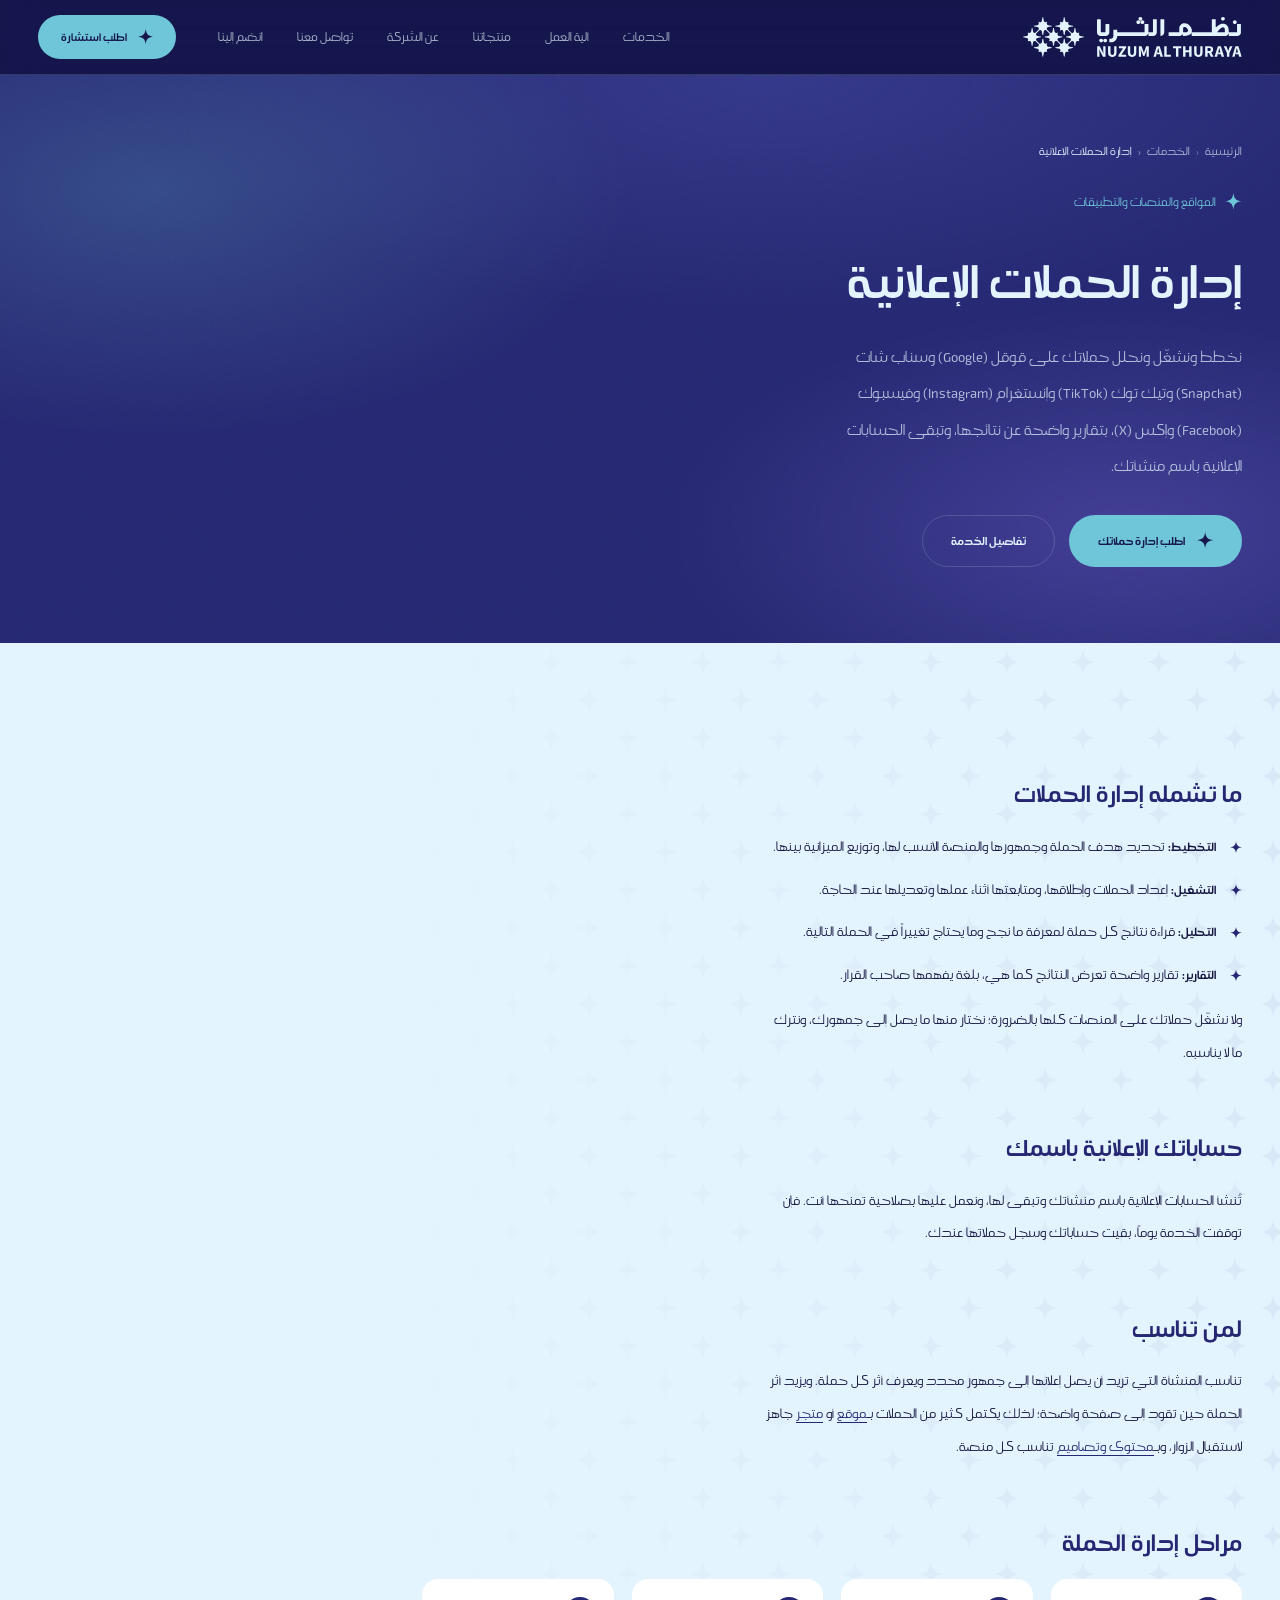
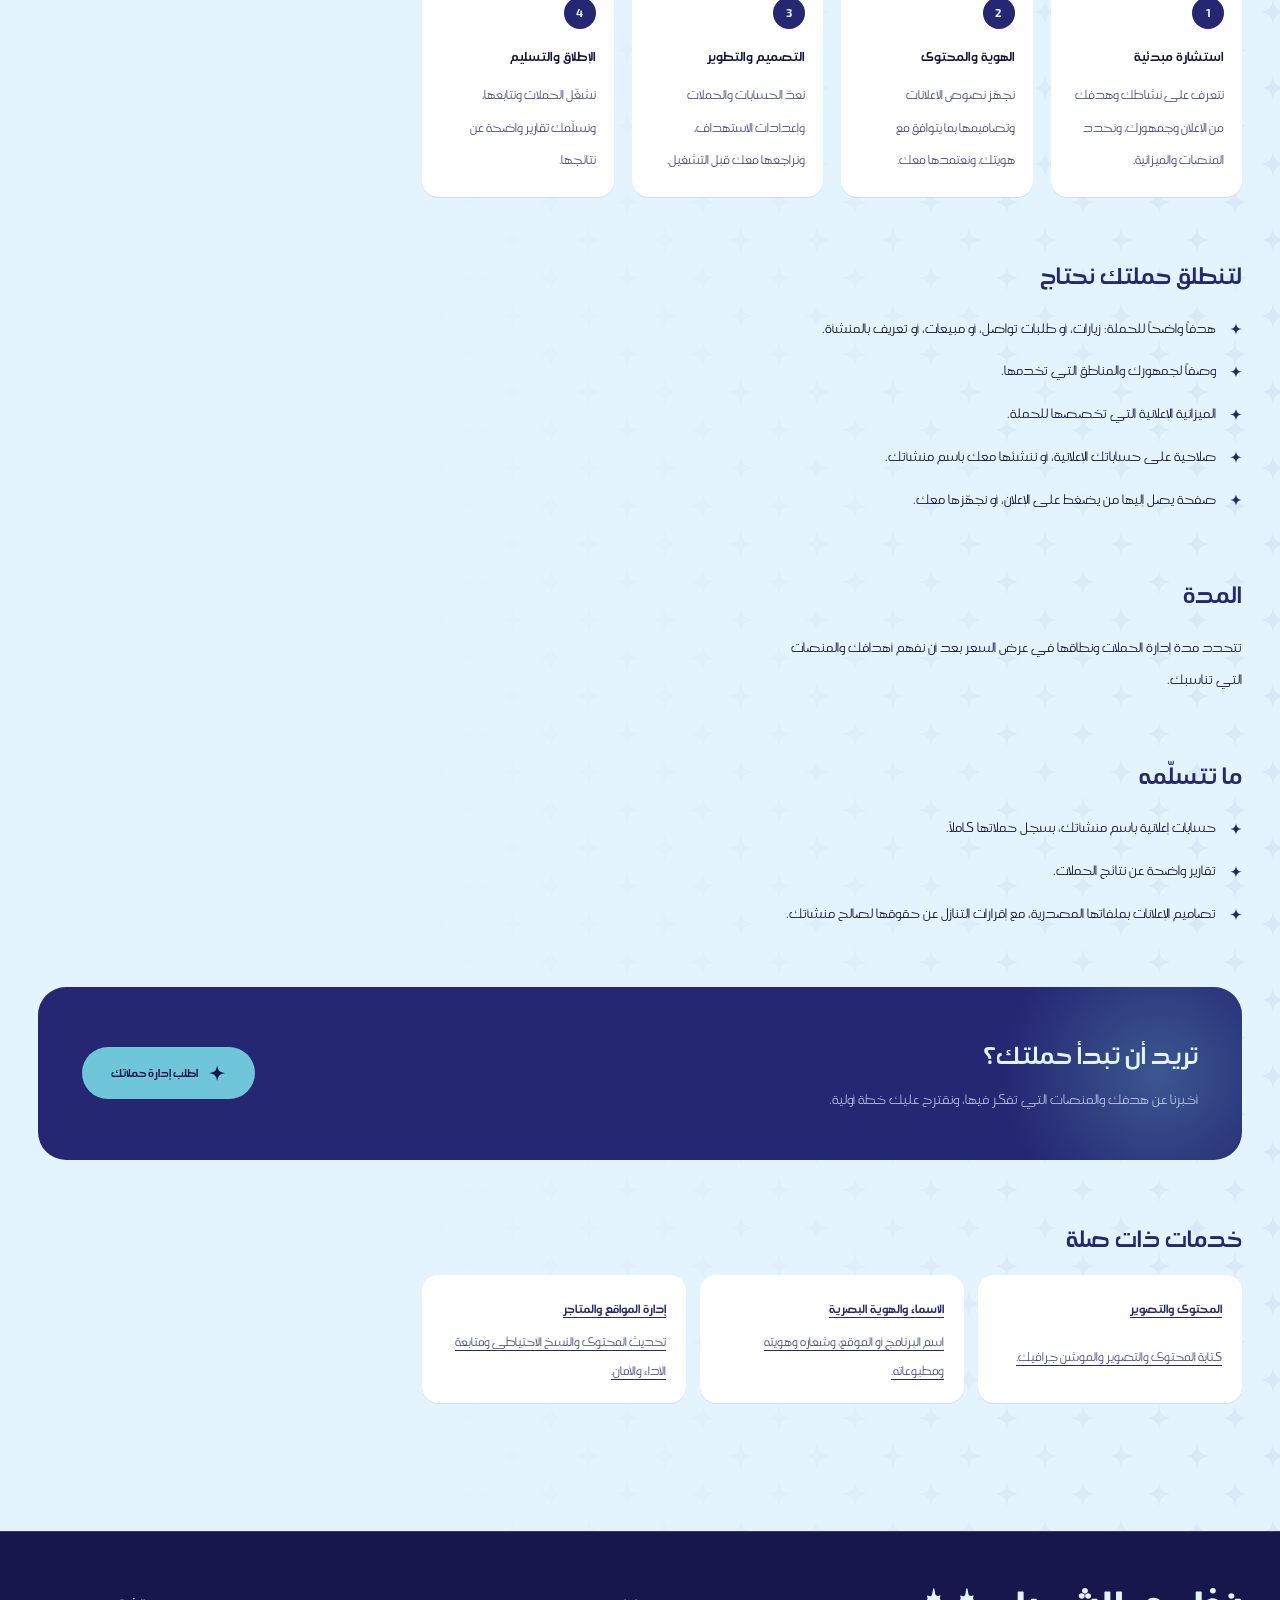
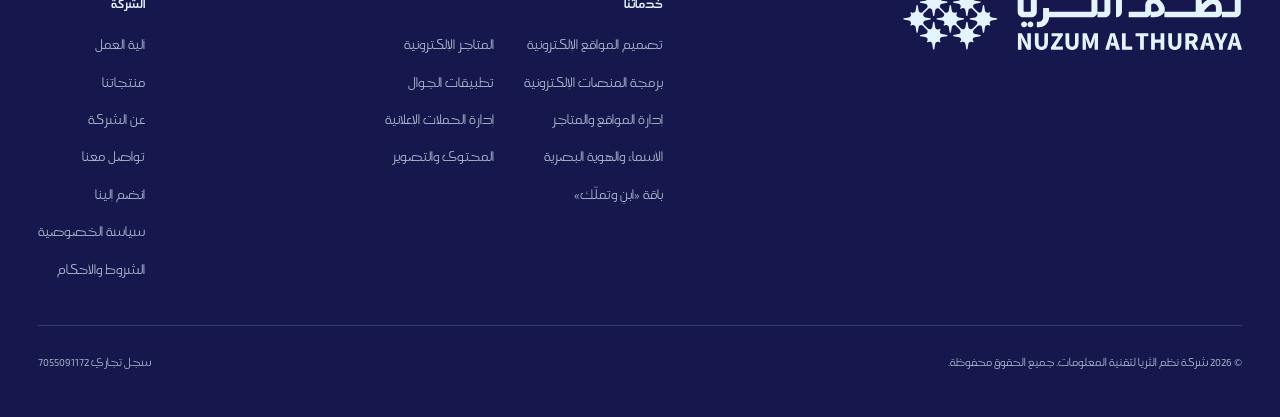
<file: services/ad-campaigns/index.html>
<!doctype html>
<html lang="ar" dir="rtl">
<head>
<meta charset="utf-8">
<meta name="viewport" content="width=device-width,initial-scale=1,viewport-fit=cover">
<meta http-equiv="Content-Security-Policy" content="default-src 'self'; script-src 'self'; style-src 'self'; font-src 'self'; img-src 'self' data:; connect-src https://formspree.io; form-action https://formspree.io; object-src 'none'; base-uri 'self'">
<meta name="referrer" content="strict-origin-when-cross-origin">
<title>إدارة الحملات الإعلانية على قوقل وسناب شات | نظم الثريا</title>
<meta name="description" content="إدارة الحملات الإعلانية على قوقل وسناب شات وتيك توك وإنستغرام وفيسبوك وإكس: تخطيط وتشغيل وتحليل بتقارير واضحة، والحسابات باسم منشأتك.">
<meta name="theme-color" content="#16174d">
<link rel="canonical" href="https://nuzumalthuraya.com/services/ad-campaigns/">
<meta property="og:type" content="website">
<meta property="og:site_name" content="نظم الثريا">
<meta property="og:locale" content="ar_SA">
<meta property="og:url" content="https://nuzumalthuraya.com/services/ad-campaigns/">
<meta property="og:title" content="إدارة الحملات الإعلانية على قوقل وسناب شات | نظم الثريا">
<meta property="og:description" content="إدارة الحملات الإعلانية على قوقل وسناب شات وتيك توك وإنستغرام وفيسبوك وإكس: تخطيط وتشغيل وتحليل بتقارير واضحة، والحسابات باسم منشأتك.">
<meta property="og:image" content="https://nuzumalthuraya.com/og-image.png">
<meta property="og:image:width" content="1200">
<meta property="og:image:height" content="630">
<meta name="twitter:card" content="summary_large_image">
<meta name="twitter:title" content="إدارة الحملات الإعلانية على قوقل وسناب شات | نظم الثريا">
<meta name="twitter:description" content="إدارة الحملات الإعلانية على قوقل وسناب شات وتيك توك وإنستغرام وفيسبوك وإكس: تخطيط وتشغيل وتحليل بتقارير واضحة، والحسابات باسم منشأتك.">
<meta name="twitter:image" content="https://nuzumalthuraya.com/og-image.png">
<link rel="icon" href="/favicon.ico" sizes="48x48">
<link rel="icon" href="/favicon.svg" type="image/svg+xml">
<link rel="icon" href="/favicon-96.png" type="image/png" sizes="96x96">
<link rel="icon" href="/favicon-192.png" type="image/png" sizes="192x192">
<link rel="apple-touch-icon" href="/apple-touch-icon.png">
<link rel="preload" href="/fonts/AraHamah1964-Regular.woff2" as="font" type="font/woff2" crossorigin>
<link rel="preload" href="/fonts/AraHamah1964-Bold.woff2" as="font" type="font/woff2" crossorigin>
<link rel="stylesheet" href="/style.css">
<script type="application/ld+json">
{
  "@context": "https://schema.org",
  "@type": "Service",
  "name": "إدارة الحملات الإعلانية",
  "serviceType": "إدارة الحملات الإعلانية",
  "description": "إدارة الحملات الإعلانية على قوقل وسناب شات وتيك توك وإنستغرام وفيسبوك وإكس: تخطيط وتشغيل وتحليل بتقارير واضحة، والحسابات باسم منشأتك.",
  "url": "https://nuzumalthuraya.com/services/ad-campaigns/",
  "areaServed": "SA",
  "provider": {
    "@type": "ProfessionalService",
    "@id": "https://nuzumalthuraya.com/#organization",
    "name": "نظم الثريا لتقنية المعلومات",
    "url": "https://nuzumalthuraya.com/"
  }
}
</script>
<script type="application/ld+json">
{
  "@context": "https://schema.org",
  "@type": "BreadcrumbList",
  "itemListElement": [
    {
      "@type": "ListItem",
      "position": 1,
      "name": "الرئيسية",
      "item": "https://nuzumalthuraya.com/"
    },
    {
      "@type": "ListItem",
      "position": 2,
      "name": "إدارة الحملات الإعلانية",
      "item": "https://nuzumalthuraya.com/services/ad-campaigns/"
    }
  ]
}
</script>
</head>
<body>
<!-- بداية الترويسة المشتركة (متطابقة حرفياً في كل الصفحات) -->
<svg width="0" height="0" class="sprite" aria-hidden="true" focusable="false">
  <defs>
    <symbol id="star" viewBox="-1 -1 2 2"><path d="M0-1C.09-.3.3-.09 1 0 .3.09.09.3 0 1-.09.3-.3.09-1 0-.3-.09-.09-.3 0-1Z"/></symbol>
    <symbol id="arrow" viewBox="0 0 24 24"><path d="M20 11H7.8l5.6-5.6L12 4 4 12l8 8 1.4-1.4L7.8 13H20z"/></symbol>
    <symbol id="logo-h" viewBox="766 649 372 68"><path fill="currentColor" d="M 868.859375 683.589844 L 863.4375 684.519531 C 861.285156 684.886719 860.253906 687.367188 861.515625 689.152344 C 861.972656 689.804688 861.175781 690.601562 860.53125 690.140625 C 860.003906 689.761719 859.40625 689.59375 858.820312 689.59375 C 857.453125 689.59375 856.148438 690.550781 855.890625 692.066406 L 854.960938 697.484375 C 854.832031 698.265625 853.703125 698.265625 853.570312 697.484375 L 852.640625 692.058594 C 852.570312 691.636719 852.417969 691.261719 852.207031 690.9375 C 851.25 689.460938 849.121094 689.351562 847.878906 690.601562 L 843.679688 694.824219 C 842.835938 695.675781 842.5625 696.984375 843.117188 698.039062 C 843.523438 698.808594 844.261719 699.40625 845.242188 699.574219 L 850.664062 700.503906 C 851.449219 700.636719 851.449219 701.761719 850.664062 701.894531 L 844.761719 702.902344 C 842.613281 703.269531 841.773438 705.914062 843.324219 707.464844 C 843.78125 708.109375 842.984375 708.90625 842.335938 708.445312 C 841.804688 708.074219 841.214844 707.898438 840.628906 707.898438 C 839.261719 707.898438 837.960938 708.855469 837.699219 710.371094 L 836.769531 715.792969 C 836.632812 716.578125 835.511719 716.578125 835.378906 715.792969 L 834.453125 710.371094 C 834.082031 708.21875 831.59375 707.1875 829.804688 708.445312 C 829.617188 708.578125 829.382812 708.625 829.167969 708.546875 C 828.96875 708.472656 828.808594 708.3125 828.734375 708.117188 C 828.652344 707.90625 828.683594 707.652344 828.816406 707.472656 C 828.851562 707.425781 828.902344 707.386719 828.941406 707.34375 C 828.980469 707.300781 829.015625 707.261719 829.054688 707.214844 C 829.125 707.128906 829.191406 707.042969 829.25 706.949219 C 829.363281 706.769531 829.457031 706.574219 829.523438 706.375 C 829.589844 706.179688 829.628906 705.976562 829.644531 705.773438 C 829.664062 705.570312 829.65625 705.363281 829.628906 705.164062 C 829.597656 704.964844 829.546875 704.769531 829.476562 704.578125 C 829.40625 704.390625 829.308594 704.210938 829.199219 704.039062 C 829.085938 703.871094 828.949219 703.714844 828.800781 703.574219 C 828.644531 703.433594 828.476562 703.308594 828.292969 703.207031 C 828.097656 703.101562 827.894531 703.023438 827.679688 702.964844 C 827.601562 702.945312 827.519531 702.929688 827.441406 702.914062 L 821.480469 701.894531 C 820.695312 701.761719 820.695312 700.636719 821.480469 700.503906 L 826.90625 699.574219 C 827.011719 699.558594 827.117188 699.53125 827.21875 699.503906 C 829.285156 698.917969 829.859375 696.230469 828.34375 694.703125 L 823.855469 690.183594 C 823.480469 689.804688 822.96875 689.59375 822.433594 689.59375 C 821.75 689.59375 821.082031 689.835938 820.550781 690.261719 C 820.019531 690.691406 819.628906 691.304688 819.503906 692.066406 L 818.574219 697.484375 C 818.441406 698.265625 817.3125 698.265625 817.183594 697.484375 L 816.253906 692.058594 C 815.886719 689.90625 813.394531 688.875 811.613281 690.140625 C 811.480469 690.238281 811.335938 690.28125 811.203125 690.28125 C 810.683594 690.28125 810.261719 689.671875 810.632812 689.152344 C 812.214844 687.648438 811.402344 684.976562 809.246094 684.609375 L 803.285156 683.589844 C 802.5 683.457031 802.5 682.328125 803.285156 682.199219 L 808.707031 681.269531 C 810.292969 680.996094 811.269531 679.570312 811.167969 678.128906 C 811.132812 677.609375 810.878906 677.136719 810.515625 676.765625 L 805.652344 671.871094 C 805.277344 671.5 804.769531 671.289062 804.234375 671.289062 C 802.867188 671.289062 801.566406 672.246094 801.304688 673.753906 L 800.378906 679.179688 C 800.246094 679.960938 799.117188 679.960938 798.984375 679.179688 L 798.058594 673.753906 C 797.816406 672.335938 796.660156 671.40625 795.386719 671.292969 C 794.710938 671.234375 794.054688 671.527344 793.578125 672.011719 L 788.808594 676.804688 C 788.414062 677.207031 788.183594 677.753906 788.183594 678.332031 C 788.183594 679.707031 789.140625 681.011719 790.65625 681.269531 L 796.082031 682.199219 C 796.863281 682.328125 796.863281 683.457031 796.082031 683.589844 L 790.65625 684.519531 C 789.683594 684.679688 788.941406 685.277344 788.539062 686.042969 C 787.972656 687.105469 788.257812 688.421875 789.105469 689.273438 L 793.246094 693.4375 C 794.734375 694.933594 797.386719 694.398438 797.976562 692.371094 C 798.007812 692.257812 798.039062 692.144531 798.058594 692.027344 L 798.984375 686.605469 C 799.117188 685.820312 800.246094 685.820312 800.378906 686.605469 L 801.304688 692.027344 C 801.671875 694.179688 804.164062 695.210938 805.949219 693.949219 C 806.082031 693.855469 806.21875 693.8125 806.351562 693.8125 C 806.871094 693.8125 807.292969 694.421875 806.929688 694.941406 C 805.671875 696.71875 806.699219 699.207031 808.851562 699.574219 L 814.277344 700.503906 C 815.058594 700.636719 815.058594 701.761719 814.277344 701.894531 L 808.851562 702.824219 C 806.71875 703.191406 805.6875 705.640625 806.898438 707.421875 C 806.984375 707.546875 807.039062 707.683594 807.039062 707.839844 C 807.039062 708.234375 806.714844 708.554688 806.3125 708.554688 C 806.195312 708.554688 806.074219 708.519531 805.96875 708.460938 C 805.914062 708.429688 805.863281 708.390625 805.8125 708.351562 C 805.757812 708.3125 805.699219 708.289062 805.640625 708.253906 C 805.191406 708.011719 804.710938 707.898438 804.242188 707.898438 C 802.867188 707.898438 801.566406 708.855469 801.304688 710.371094 L 800.378906 715.792969 C 800.246094 716.578125 799.117188 716.578125 798.984375 715.792969 C 798.984375 715.792969 798.0625 710.386719 798.058594 710.371094 C 798.007812 710.082031 797.917969 709.796875 797.785156 709.53125 C 797.660156 709.277344 797.496094 709.042969 797.304688 708.839844 C 797.117188 708.640625 796.898438 708.464844 796.664062 708.328125 C 796.429688 708.1875 796.175781 708.078125 795.917969 708.007812 C 795.652344 707.933594 795.375 707.898438 795.101562 707.898438 C 794.820312 707.90625 794.542969 707.945312 794.269531 708.027344 C 793.988281 708.117188 793.722656 708.242188 793.476562 708.40625 C 793.347656 708.488281 793.199219 708.542969 793.046875 708.542969 C 792.65625 708.542969 792.332031 708.222656 792.332031 707.824219 C 792.332031 707.734375 792.347656 707.644531 792.382812 707.5625 C 792.421875 707.476562 792.476562 707.40625 792.523438 707.332031 C 792.601562 707.207031 792.675781 707.074219 792.734375 706.933594 C 792.847656 706.675781 792.925781 706.398438 792.957031 706.113281 C 792.996094 705.84375 792.988281 705.558594 792.945312 705.289062 C 792.902344 705.019531 792.820312 704.753906 792.703125 704.503906 C 792.589844 704.257812 792.4375 704.023438 792.265625 703.8125 C 792.085938 703.601562 791.875 703.414062 791.636719 703.265625 C 791.394531 703.105469 791.125 702.980469 790.847656 702.902344 C 790.738281 702.871094 790.625 702.84375 790.511719 702.824219 L 785.085938 701.894531 C 784.300781 701.761719 784.300781 700.636719 785.085938 700.503906 L 790.511719 699.574219 C 792.101562 699.296875 793.085938 697.863281 792.96875 696.414062 C 792.925781 695.910156 792.679688 695.441406 792.320312 695.070312 L 787.457031 690.183594 C 787.082031 689.804688 786.574219 689.59375 786.042969 689.59375 C 785.355469 689.59375 784.6875 689.835938 784.164062 690.261719 C 783.632812 690.691406 783.242188 691.304688 783.109375 692.066406 L 782.1875 697.484375 C 782.046875 698.265625 780.925781 698.265625 780.789062 697.484375 L 779.867188 692.058594 C 779.5 689.917969 777.035156 688.886719 775.25 690.125 C 775.238281 690.128906 775.230469 690.136719 775.21875 690.140625 C 775.109375 690.214844 774.984375 690.25 774.84375 690.25 C 774.449219 690.25 774.128906 689.925781 774.128906 689.527344 C 774.128906 689.46875 774.132812 689.402344 774.152344 689.339844 C 774.171875 689.28125 774.195312 689.226562 774.234375 689.152344 C 774.25 689.136719 774.265625 689.109375 774.277344 689.09375 C 775.484375 687.316406 774.449219 684.878906 772.320312 684.519531 L 766.894531 683.589844 C 766.109375 683.457031 766.109375 682.328125 766.894531 682.199219 L 772.3125 681.269531 C 774.472656 680.902344 775.503906 678.414062 774.234375 676.628906 C 774.140625 676.496094 774.097656 676.351562 774.097656 676.21875 C 774.097656 675.699219 774.707031 675.277344 775.222656 675.644531 C 777.007812 676.90625 779.5 675.875 779.867188 673.722656 L 780.789062 668.296875 C 780.925781 667.515625 782.046875 667.515625 782.1875 668.296875 L 783.109375 673.722656 C 783.339844 675.035156 784.351562 675.933594 785.511719 676.140625 C 786.28125 676.285156 787.0625 675.996094 787.609375 675.441406 L 792.347656 670.679688 C 792.753906 670.277344 792.980469 669.726562 792.980469 669.140625 C 792.980469 667.769531 792.023438 666.464844 790.511719 666.207031 L 785.085938 665.277344 C 784.300781 665.144531 784.300781 664.023438 785.085938 663.886719 L 790.511719 662.957031 C 792.664062 662.589844 793.691406 660.105469 792.433594 658.324219 C 792.335938 658.191406 792.296875 658.046875 792.296875 657.914062 C 792.296875 657.394531 792.898438 656.972656 793.421875 657.339844 C 794.964844 658.882812 797.605469 658.039062 797.976562 655.886719 L 798.984375 649.992188 C 799.117188 649.207031 800.246094 649.207031 800.378906 649.992188 L 801.304688 655.417969 C 801.671875 657.570312 804.164062 658.601562 805.949219 657.335938 C 806.589844 656.875 807.386719 657.671875 806.929688 658.324219 C 806.554688 658.851562 806.382812 659.445312 806.382812 660.027344 C 806.382812 661.398438 807.339844 662.699219 808.851562 662.957031 L 814.277344 663.886719 C 815.058594 664.023438 815.058594 665.144531 814.277344 665.277344 L 808.851562 666.207031 C 807.265625 666.476562 806.289062 667.902344 806.394531 669.347656 C 806.429688 669.859375 806.683594 670.34375 807.042969 670.707031 L 811.8125 675.507812 C 812.261719 675.957031 812.882812 676.230469 813.523438 676.1875 C 814.8125 676.097656 816.011719 675.164062 816.253906 673.722656 L 817.183594 668.296875 C 817.3125 667.515625 818.441406 667.515625 818.574219 668.296875 L 819.503906 673.722656 C 819.871094 675.875 822.359375 676.90625 824.136719 675.644531 C 824.269531 675.546875 824.414062 675.507812 824.546875 675.507812 C 825.066406 675.507812 825.488281 676.117188 825.125 676.628906 C 824.753906 677.160156 824.578125 677.753906 824.578125 678.332031 C 824.578125 679.707031 825.535156 681.011719 827.050781 681.269531 L 832.46875 682.199219 C 833.253906 682.328125 833.253906 683.457031 832.46875 683.589844 L 827.042969 684.519531 C 826.078125 684.679688 825.335938 685.277344 824.925781 686.042969 C 824.367188 687.105469 824.644531 688.417969 825.488281 689.269531 L 829.640625 693.445312 C 831.140625 694.957031 833.8125 694.386719 834.382812 692.335938 C 834.410156 692.234375 834.433594 692.128906 834.453125 692.027344 L 835.378906 686.605469 C 835.511719 685.820312 836.632812 685.820312 836.769531 686.605469 L 837.699219 692.027344 C 837.777344 692.5 837.960938 692.914062 838.210938 693.265625 C 839.207031 694.644531 841.265625 694.6875 842.46875 693.480469 L 846.648438 689.273438 C 847.496094 688.417969 847.777344 687.105469 847.214844 686.042969 C 846.808594 685.277344 846.066406 684.679688 845.09375 684.519531 L 839.671875 683.589844 C 838.886719 683.457031 838.886719 682.328125 839.671875 682.199219 L 845.09375 681.269531 C 846.6875 680.996094 847.664062 679.570312 847.554688 678.121094 C 847.519531 677.605469 847.265625 677.128906 846.898438 676.761719 L 842.039062 671.871094 C 841.667969 671.5 841.160156 671.289062 840.625 671.289062 C 839.253906 671.289062 837.960938 672.246094 837.699219 673.753906 L 836.769531 679.179688 C 836.632812 679.960938 835.511719 679.960938 835.378906 679.179688 L 834.359375 673.21875 C 833.992188 671.058594 831.316406 670.246094 829.804688 671.835938 C 829.160156 672.292969 828.363281 671.5 828.828125 670.847656 C 830.085938 669.0625 829.054688 666.574219 826.90625 666.207031 L 821.480469 665.277344 C 820.695312 665.144531 820.695312 664.023438 821.480469 663.886719 L 826.90625 662.957031 C 829.054688 662.589844 830.085938 660.105469 828.820312 658.324219 C 828.722656 658.191406 828.683594 658.046875 828.683594 657.914062 C 828.683594 657.394531 829.292969 656.972656 829.808594 657.339844 C 831.351562 658.882812 834 658.046875 834.375 655.886719 L 835.378906 649.992188 C 835.511719 649.207031 836.632812 649.207031 836.769531 649.992188 L 837.699219 655.417969 C 838.066406 657.570312 840.550781 658.601562 842.335938 657.335938 C 842.984375 656.875 843.78125 657.671875 843.316406 658.324219 C 842.058594 660.105469 843.089844 662.589844 845.242188 662.957031 L 850.664062 663.886719 C 851.449219 664.023438 851.449219 665.144531 850.664062 665.277344 L 845.242188 666.207031 C 844.277344 666.371094 843.535156 666.964844 843.125 667.730469 C 842.558594 668.792969 842.839844 670.105469 843.683594 670.960938 L 847.875 675.175781 C 849.074219 676.378906 851.132812 676.339844 852.128906 674.957031 C 852.382812 674.609375 852.5625 674.195312 852.640625 673.722656 L 853.570312 668.296875 C 853.703125 667.515625 854.832031 667.515625 854.960938 668.296875 L 855.890625 673.722656 C 856.257812 675.875 858.75 676.90625 860.53125 675.644531 C 860.664062 675.546875 860.800781 675.507812 860.933594 675.507812 C 861.453125 675.507812 861.875 676.117188 861.515625 676.628906 C 861.140625 677.160156 860.964844 677.753906 860.964844 678.332031 C 860.964844 679.707031 861.925781 681.011719 863.4375 681.269531 L 868.859375 682.199219 C 869.644531 682.328125 869.644531 683.457031 868.859375 683.589844 "/><path fill="currentColor" d="M 911.625 660.808594 C 912.253906 660.808594 912.765625 661.292969 912.765625 661.890625 L 912.765625 675.285156 C 912.765625 676.953125 912.136719 678.339844 910.886719 679.460938 C 909.632812 680.578125 908.160156 681.140625 906.472656 681.140625 L 897.996094 681.140625 C 896.3125 681.140625 894.855469 680.578125 893.617188 679.460938 C 892.382812 678.339844 891.765625 676.953125 891.765625 675.285156 L 891.765625 653.957031 C 891.765625 653.363281 892.273438 652.878906 892.902344 652.878906 L 897.136719 652.878906 C 897.769531 652.878906 898.277344 653.363281 898.277344 653.957031 L 898.277344 673.886719 C 898.277344 674.484375 898.789062 674.964844 899.417969 674.964844 L 905.058594 674.964844 C 905.6875 674.964844 906.195312 674.484375 906.195312 673.886719 L 906.195312 661.890625 C 906.195312 661.292969 906.707031 660.808594 907.339844 660.808594 Z M 911.625 660.808594 "/><path fill="currentColor" d="M 993.457031 653.503906 L 993.457031 675.289062 C 993.457031 676.945312 992.839844 678.347656 991.605469 679.464844 C 990.375 680.582031 988.910156 681.144531 987.226562 681.144531 L 979.917969 681.144531 C 979.546875 681.144531 979.25 680.863281 979.25 680.503906 L 979.25 675.289062 C 979.25 676.945312 978.636719 678.347656 977.375 679.464844 C 976.117188 680.582031 974.652344 681.144531 972.972656 681.144531 L 926.820312 681.144531 C 926.488281 681.144531 926.203125 681.402344 926.191406 681.722656 C 926.0625 684.394531 925.023438 686.734375 923.097656 688.777344 C 921.015625 690.957031 918.34375 692.050781 915.09375 692.050781 L 913.398438 692.050781 C 913.050781 692.050781 912.769531 691.78125 912.769531 691.445312 L 912.769531 686.527344 C 912.769531 686.195312 913.050781 685.925781 913.398438 685.925781 L 915.09375 685.925781 C 916.402344 685.925781 917.484375 685.488281 918.34375 684.625 C 919.203125 683.753906 919.640625 682.585938 919.640625 681.144531 L 919.640625 671.472656 C 919.640625 671.140625 919.925781 670.871094 920.269531 670.871094 L 925.574219 670.871094 C 925.921875 670.871094 926.203125 671.140625 926.203125 671.472656 L 926.203125 674.363281 C 926.203125 674.699219 926.488281 674.96875 926.847656 674.96875 L 972.058594 674.96875 C 972.40625 674.96875 972.6875 674.699219 972.6875 674.375 L 972.6875 661.402344 C 972.6875 661.070312 972.972656 660.8125 973.304688 660.8125 L 978.636719 660.8125 C 978.96875 660.8125 979.25 661.070312 979.25 661.402344 L 979.25 674.96875 L 986.277344 674.96875 C 986.648438 674.96875 986.945312 674.683594 986.945312 674.339844 L 986.945312 653.503906 C 986.945312 653.15625 987.242188 652.875 987.613281 652.875 L 992.789062 652.875 C 993.160156 652.875 993.457031 653.15625 993.457031 653.503906 "/><path fill="currentColor" d="M 999.636719 653.488281 L 999.636719 680.503906 C 999.636719 680.863281 999.960938 681.140625 1000.335938 681.113281 C 1002.128906 680.988281 1003.515625 680.355469 1004.492188 679.222656 C 1005.601562 677.941406 1006.152344 676.382812 1006.152344 674.539062 L 1006.152344 653.488281 C 1006.152344 653.152344 1005.863281 652.878906 1005.507812 652.878906 L 1000.28125 652.878906 C 999.925781 652.878906 999.636719 653.152344 999.636719 653.488281 "/><path fill="currentColor" d="M 1109.222656 674.351562 C 1109.222656 674.683594 1108.925781 674.96875 1108.570312 674.96875 L 1096.671875 674.96875 C 1096.339844 674.96875 1096.148438 674.609375 1096.339844 674.339844 C 1098.714844 671.308594 1100.757812 669.199219 1102.464844 668.019531 C 1104.277344 666.761719 1105.78125 666.324219 1106.988281 666.722656 C 1107.617188 666.964844 1108.144531 667.414062 1108.582031 668.046875 C 1109.019531 668.6875 1109.222656 669.921875 1109.222656 671.769531 Z M 1045.515625 674.003906 C 1044.71875 674.644531 1043.304688 674.96875 1041.238281 674.96875 L 1038.863281 674.96875 C 1038.5 674.96875 1038.207031 674.683594 1038.207031 674.351562 L 1038.207031 668.261719 C 1038.207031 667.441406 1038.453125 666.863281 1038.941406 666.503906 C 1039.425781 666.117188 1040.121094 665.925781 1041.042969 665.925781 C 1041.957031 665.925781 1042.765625 666.257812 1043.488281 666.925781 C 1044.796875 668.238281 1045.65625 669.355469 1046.066406 670.253906 C 1046.480469 671.167969 1046.683594 671.820312 1046.683594 672.257812 C 1046.683594 672.785156 1046.296875 673.363281 1045.515625 674.003906 M 1135.824219 660.8125 L 1130.53125 660.8125 C 1130.171875 660.8125 1129.890625 661.082031 1129.890625 661.402344 L 1129.890625 674.363281 C 1129.890625 674.699219 1129.609375 674.96875 1129.257812 674.96875 L 1115.851562 674.96875 L 1115.746094 671.667969 C 1115.695312 669.214844 1115.183594 667.042969 1114.195312 665.140625 C 1113.203125 663.253906 1111.601562 661.855469 1109.390625 660.96875 C 1106.960938 660.121094 1104.703125 660.03125 1102.632812 660.734375 C 1100.550781 661.417969 1098.625 662.574219 1096.839844 664.164062 C 1096.121094 664.808594 1095.429688 665.476562 1094.761719 666.183594 C 1094.347656 666.605469 1093.617188 666.335938 1093.617188 665.769531 L 1093.617188 653.492188 C 1093.617188 653.15625 1093.324219 652.875 1092.960938 652.875 L 1087.695312 652.875 C 1087.335938 652.875 1087.039062 653.15625 1087.039062 653.492188 L 1087.039062 674.351562 C 1087.039062 674.683594 1086.746094 674.96875 1086.386719 674.96875 L 1052.757812 674.96875 C 1053.054688 674.132812 1053.195312 673.207031 1053.195312 672.191406 C 1053.195312 669.148438 1051.527344 665.988281 1048.199219 662.726562 C 1046.296875 660.8125 1043.972656 659.800781 1041.238281 659.683594 C 1038.515625 659.582031 1036.203125 660.375 1034.339844 662.085938 C 1032.570312 663.652344 1031.695312 665.667969 1031.695312 668.148438 L 1031.695312 674.351562 C 1031.695312 674.683594 1031.398438 674.96875 1031.039062 674.96875 L 1014.175781 674.96875 C 1013.816406 674.96875 1013.535156 675.238281 1013.535156 675.585938 L 1013.535156 680.515625 C 1013.535156 680.863281 1013.816406 681.144531 1014.175781 681.144531 L 1031.914062 681.144531 C 1033.261719 681.144531 1034.429688 680.824219 1035.394531 680.207031 C 1036.371094 679.59375 1037.101562 678.78125 1037.589844 677.78125 L 1037.589844 680.515625 C 1037.589844 680.863281 1037.886719 681.144531 1038.246094 681.144531 L 1041.238281 681.144531 C 1042.996094 681.144531 1044.808594 680.835938 1046.660156 680.234375 C 1048.507812 679.628906 1050.0625 678.667969 1051.320312 677.355469 C 1051.925781 676.726562 1052.375 675.996094 1052.683594 675.171875 L 1052.683594 680.542969 C 1052.683594 680.875 1052.964844 681.144531 1053.3125 681.144531 L 1109.621094 681.144531 C 1111.34375 681.144531 1112.820312 680.554688 1114.050781 679.410156 C 1114.976562 678.550781 1115.542969 677.550781 1115.746094 676.40625 L 1115.746094 680.515625 C 1115.746094 680.863281 1116.042969 681.144531 1116.402344 681.144531 L 1130.171875 681.144531 C 1131.867188 681.144531 1133.332031 680.582031 1134.578125 679.464844 C 1135.398438 678.730469 1135.953125 677.882812 1136.234375 676.921875 C 1136.390625 676.40625 1136.464844 675.867188 1136.464844 675.289062 L 1136.464844 661.402344 C 1136.464844 661.082031 1136.183594 660.8125 1135.824219 660.8125 "/><path fill="currentColor" d="M 1108.59375 650.308594 C 1108.484375 650.160156 1108.359375 650.023438 1108.214844 649.886719 C 1107.578125 649.285156 1106.808594 648.984375 1105.914062 648.984375 C 1105.015625 648.984375 1104.246094 649.285156 1103.609375 649.886719 C 1103.464844 650.023438 1103.339844 650.160156 1103.230469 650.308594 C 1102.847656 650.820312 1102.65625 651.402344 1102.65625 652.066406 C 1102.65625 652.921875 1102.972656 653.644531 1103.609375 654.253906 C 1104.246094 654.851562 1105.015625 655.15625 1105.914062 655.15625 C 1106.808594 655.15625 1107.578125 654.851562 1108.214844 654.253906 C 1108.851562 653.644531 1109.167969 652.921875 1109.167969 652.066406 C 1109.167969 651.402344 1108.976562 650.820312 1108.59375 650.308594 "/><path fill="currentColor" d="M 964.734375 655.964844 C 964.628906 655.816406 964.503906 655.679688 964.355469 655.542969 C 963.71875 654.941406 962.953125 654.640625 962.058594 654.640625 C 961.15625 654.640625 960.386719 654.941406 959.753906 655.542969 C 959.609375 655.679688 959.480469 655.816406 959.375 655.964844 C 958.992188 656.476562 958.796875 657.058594 958.796875 657.722656 C 958.796875 658.578125 959.117188 659.296875 959.753906 659.90625 C 960.386719 660.503906 961.15625 660.8125 962.058594 660.8125 C 962.953125 660.8125 963.71875 660.503906 964.355469 659.90625 C 964.996094 659.296875 965.3125 658.578125 965.3125 657.722656 C 965.3125 657.058594 965.121094 656.476562 964.734375 655.964844 "/><path fill="currentColor" d="M 971.671875 655.964844 C 971.5625 655.816406 971.4375 655.679688 971.292969 655.542969 C 970.65625 654.941406 969.890625 654.640625 968.992188 654.640625 C 968.09375 654.640625 967.324219 654.941406 966.6875 655.542969 C 966.542969 655.679688 966.417969 655.816406 966.308594 655.964844 C 965.925781 656.476562 965.734375 657.058594 965.734375 657.722656 C 965.734375 658.578125 966.050781 659.296875 966.6875 659.90625 C 967.324219 660.503906 968.09375 660.8125 968.992188 660.8125 C 969.890625 660.8125 970.65625 660.503906 971.292969 659.90625 C 971.929688 659.296875 972.246094 658.578125 972.246094 657.722656 C 972.246094 657.058594 972.054688 656.476562 971.671875 655.964844 "/><path fill="currentColor" d="M 968.234375 650.359375 C 968.125 650.210938 968 650.074219 967.855469 649.9375 C 967.21875 649.335938 966.449219 649.035156 965.554688 649.035156 C 964.65625 649.035156 963.886719 649.335938 963.25 649.9375 C 963.105469 650.074219 962.980469 650.210938 962.871094 650.359375 C 962.488281 650.871094 962.296875 651.453125 962.296875 652.117188 C 962.296875 652.972656 962.613281 653.695312 963.25 654.304688 C 963.886719 654.902344 964.65625 655.207031 965.554688 655.207031 C 966.449219 655.207031 967.21875 654.902344 967.855469 654.304688 C 968.492188 653.695312 968.808594 652.972656 968.808594 652.117188 C 968.808594 651.453125 968.617188 650.871094 968.234375 650.359375 "/><path fill="currentColor" d="M 901.496094 687.199219 C 901.386719 687.050781 901.261719 686.914062 901.117188 686.777344 C 900.480469 686.175781 899.714844 685.875 898.816406 685.875 C 897.917969 685.875 897.148438 686.175781 896.511719 686.777344 C 896.367188 686.914062 896.242188 687.050781 896.136719 687.199219 C 895.75 687.710938 895.558594 688.292969 895.558594 688.957031 C 895.558594 689.8125 895.875 690.535156 896.511719 691.144531 C 897.148438 691.738281 897.917969 692.046875 898.816406 692.046875 C 899.714844 692.046875 900.480469 691.738281 901.117188 691.144531 C 901.753906 690.535156 902.070312 689.8125 902.070312 688.957031 C 902.070312 688.292969 901.878906 687.710938 901.496094 687.199219 "/><path fill="currentColor" d="M 908.429688 687.199219 C 908.324219 687.050781 908.199219 686.914062 908.054688 686.777344 C 907.417969 686.175781 906.648438 685.875 905.753906 685.875 C 904.855469 685.875 904.085938 686.175781 903.449219 686.777344 C 903.304688 686.914062 903.179688 687.050781 903.070312 687.199219 C 902.6875 687.710938 902.496094 688.292969 902.496094 688.957031 C 902.496094 689.8125 902.8125 690.535156 903.449219 691.144531 C 904.085938 691.738281 904.855469 692.046875 905.753906 692.046875 C 906.648438 692.046875 907.417969 691.738281 908.054688 691.144531 C 908.691406 690.535156 909.007812 689.8125 909.007812 688.957031 C 909.007812 688.292969 908.816406 687.710938 908.429688 687.199219 "/><path fill="currentColor" d="M 1128.941406 656.230469 C 1128.796875 655.988281 1128.609375 655.761719 1128.378906 655.542969 C 1127.746094 654.941406 1126.976562 654.640625 1126.078125 654.640625 C 1125.179688 654.640625 1124.414062 654.941406 1123.777344 655.542969 C 1123.546875 655.761719 1123.363281 655.988281 1123.21875 656.230469 C 1122.953125 656.679688 1122.820312 657.175781 1122.820312 657.722656 C 1122.820312 658.578125 1123.140625 659.304688 1123.777344 659.90625 C 1124.414062 660.511719 1125.179688 660.8125 1126.078125 660.8125 C 1126.976562 660.8125 1127.746094 660.511719 1128.378906 659.90625 C 1129.015625 659.304688 1129.335938 658.578125 1129.335938 657.722656 C 1129.335938 657.175781 1129.203125 656.679688 1128.941406 656.230469 "/><path fill="currentColor" d="M 902.796875 698.558594 C 902.5625 698.558594 902.371094 698.75 902.371094 698.984375 L 902.371094 704.949219 C 902.371094 706.027344 902.441406 707.15625 902.570312 708.339844 C 902.703125 709.535156 902.808594 710.601562 902.871094 711.574219 L 902.769531 711.574219 L 901 707.578125 C 900.996094 707.570312 900.992188 707.558594 900.988281 707.550781 L 896.378906 698.789062 C 896.308594 698.648438 896.160156 698.558594 896.003906 698.558594 L 892.492188 698.558594 C 892.257812 698.558594 892.066406 698.75 892.066406 698.984375 L 892.066406 716.261719 C 892.066406 716.496094 892.257812 716.6875 892.492188 716.6875 L 895.53125 716.6875 C 895.769531 716.6875 895.957031 716.496094 895.957031 716.261719 L 895.957031 710.261719 C 895.957031 709.183594 895.894531 708.078125 895.777344 706.921875 C 895.65625 705.777344 895.550781 704.699219 895.457031 703.699219 L 895.566406 703.699219 L 897.332031 707.632812 C 897.335938 707.640625 897.339844 707.648438 897.34375 707.65625 L 901.953125 716.460938 C 902.027344 716.601562 902.167969 716.6875 902.328125 716.6875 L 905.851562 716.6875 C 906.085938 716.6875 906.277344 716.496094 906.277344 716.261719 L 906.277344 698.984375 C 906.277344 698.75 906.085938 698.558594 905.851562 698.558594 Z M 902.796875 698.558594 "/><path fill="currentColor" d="M 933.6875 712.601562 L 941.214844 701.136719 C 941.261719 701.066406 941.285156 700.988281 941.285156 700.90625 L 941.285156 698.976562 C 941.285156 698.746094 941.097656 698.558594 940.871094 698.558594 L 929.410156 698.558594 C 929.179688 698.558594 928.992188 698.746094 928.992188 698.976562 L 928.992188 701.589844 C 928.992188 701.820312 929.179688 702.003906 929.410156 702.003906 L 935.484375 702.003906 C 935.8125 702.003906 936.007812 702.371094 935.828125 702.644531 L 928.3125 714.113281 C 928.265625 714.179688 928.246094 714.257812 928.246094 714.339844 L 928.246094 716.273438 C 928.246094 716.503906 928.429688 716.6875 928.660156 716.6875 L 940.949219 716.6875 C 941.175781 716.6875 941.363281 716.503906 941.363281 716.273438 L 941.363281 713.65625 C 941.363281 713.429688 941.175781 713.242188 940.949219 713.242188 L 934.035156 713.242188 C 933.703125 713.242188 933.503906 712.878906 933.6875 712.601562 "/><path fill="currentColor" d="M 975.714844 698.558594 C 975.539062 698.558594 975.386719 698.671875 975.324219 698.835938 L 972.558594 706.617188 C 972.375 707.144531 972.203125 707.683594 972.042969 708.261719 C 971.886719 708.839844 971.71875 709.40625 971.53125 709.957031 L 971.429688 709.957031 C 971.242188 709.40625 971.058594 708.839844 970.890625 708.261719 C 970.730469 707.683594 970.546875 707.144531 970.363281 706.617188 L 967.542969 698.832031 C 967.484375 698.667969 967.328125 698.558594 967.152344 698.558594 L 963.386719 698.558594 C 963.160156 698.558594 962.976562 698.746094 962.976562 698.972656 L 962.976562 716.273438 C 962.976562 716.503906 963.160156 716.6875 963.386719 716.6875 L 966.230469 716.6875 C 966.457031 716.6875 966.644531 716.503906 966.644531 716.273438 L 966.644531 710.035156 C 966.644531 709.15625 966.578125 708.117188 966.445312 706.933594 C 966.3125 705.765625 966.207031 704.738281 966.117188 703.871094 L 966.222656 703.871094 L 967.667969 708.183594 L 970.15625 714.828125 C 970.21875 714.988281 970.371094 715.097656 970.542969 715.097656 L 972.21875 715.097656 C 972.390625 715.097656 972.546875 714.988281 972.605469 714.828125 L 975.097656 708.183594 L 976.570312 703.871094 L 976.671875 703.871094 C 976.582031 704.738281 976.476562 705.765625 976.34375 706.933594 C 976.210938 708.117188 976.148438 709.15625 976.148438 710.035156 L 976.148438 716.273438 C 976.148438 716.503906 976.332031 716.6875 976.558594 716.6875 L 979.46875 716.6875 C 979.695312 716.6875 979.878906 716.503906 979.878906 716.273438 L 979.878906 698.972656 C 979.878906 698.746094 979.695312 698.558594 979.46875 698.558594 Z M 975.714844 698.558594 "/><path fill="currentColor" d="M 1010.246094 712.839844 L 1010.246094 698.964844 C 1010.246094 698.742188 1010.066406 698.558594 1009.84375 698.558594 L 1006.5625 698.558594 C 1006.339844 698.558594 1006.15625 698.742188 1006.15625 698.964844 L 1006.15625 716.285156 C 1006.15625 716.507812 1006.339844 716.6875 1006.5625 716.6875 L 1017.007812 716.6875 C 1017.230469 716.6875 1017.410156 716.507812 1017.410156 716.285156 L 1017.410156 713.648438 C 1017.410156 713.425781 1017.230469 713.242188 1017.007812 713.242188 L 1010.648438 713.242188 C 1010.429688 713.242188 1010.246094 713.0625 1010.246094 712.839844 "/><path fill="currentColor" d="M 1021.066406 698.972656 L 1021.066406 701.59375 C 1021.066406 701.820312 1021.25 702.003906 1021.476562 702.003906 L 1025.636719 702.003906 C 1025.863281 702.003906 1026.046875 702.1875 1026.046875 702.414062 L 1026.046875 716.277344 C 1026.046875 716.503906 1026.230469 716.6875 1026.460938 716.6875 L 1029.75 716.6875 C 1029.976562 716.6875 1030.164062 716.503906 1030.164062 716.277344 L 1030.164062 702.414062 C 1030.164062 702.1875 1030.34375 702.003906 1030.574219 702.003906 L 1034.71875 702.003906 C 1034.949219 702.003906 1035.128906 701.820312 1035.128906 701.59375 L 1035.128906 698.972656 C 1035.128906 698.746094 1034.949219 698.558594 1034.71875 698.558594 L 1021.476562 698.558594 C 1021.25 698.558594 1021.066406 698.746094 1021.066406 698.972656 "/><path fill="currentColor" d="M 1048.488281 698.96875 L 1048.488281 705.132812 C 1048.488281 705.359375 1048.304688 705.539062 1048.082031 705.539062 L 1042.636719 705.539062 C 1042.414062 705.539062 1042.230469 705.359375 1042.230469 705.132812 L 1042.230469 698.96875 C 1042.230469 698.742188 1042.046875 698.558594 1041.824219 698.558594 L 1038.550781 698.558594 C 1038.324219 698.558594 1038.140625 698.742188 1038.140625 698.96875 L 1038.140625 716.28125 C 1038.140625 716.503906 1038.324219 716.6875 1038.550781 716.6875 L 1041.824219 716.6875 C 1042.046875 716.6875 1042.230469 716.503906 1042.230469 716.28125 L 1042.230469 709.523438 C 1042.230469 709.296875 1042.414062 709.117188 1042.636719 709.117188 L 1048.082031 709.117188 C 1048.304688 709.117188 1048.488281 709.296875 1048.488281 709.523438 L 1048.488281 716.28125 C 1048.488281 716.503906 1048.671875 716.6875 1048.894531 716.6875 L 1052.195312 716.6875 C 1052.421875 716.6875 1052.601562 716.503906 1052.601562 716.28125 L 1052.601562 698.96875 C 1052.601562 698.742188 1052.421875 698.558594 1052.195312 698.558594 L 1048.894531 698.558594 C 1048.671875 698.558594 1048.488281 698.742188 1048.488281 698.96875 "/><path fill="currentColor" d="M 1067.796875 698.558594 C 1067.570312 698.558594 1067.390625 698.742188 1067.390625 698.964844 L 1067.390625 708.707031 C 1067.390625 710.484375 1067.113281 711.730469 1066.5625 712.429688 C 1065.996094 713.140625 1065.207031 713.492188 1064.195312 713.492188 C 1063.171875 713.492188 1062.394531 713.140625 1061.855469 712.429688 C 1061.316406 711.730469 1061.054688 710.484375 1061.054688 708.707031 L 1061.054688 698.964844 C 1061.054688 698.742188 1060.871094 698.558594 1060.648438 698.558594 L 1057.34375 698.558594 C 1057.121094 698.558594 1056.941406 698.742188 1056.941406 698.964844 L 1056.941406 708.289062 C 1056.941406 711.324219 1057.558594 713.546875 1058.792969 714.9375 C 1060.042969 716.320312 1061.84375 717.015625 1064.195312 717.015625 C 1066.523438 717.015625 1068.3125 716.320312 1069.519531 714.9375 C 1070.730469 713.546875 1071.332031 711.324219 1071.332031 708.289062 L 1071.332031 698.964844 C 1071.332031 698.742188 1071.152344 698.558594 1070.929688 698.558594 Z M 1067.796875 698.558594 "/><path fill="currentColor" d="M 955.066406 698.558594 C 954.839844 698.558594 954.660156 698.742188 954.660156 698.964844 L 954.660156 708.707031 C 954.660156 710.484375 954.382812 711.730469 953.832031 712.429688 C 953.265625 713.140625 952.476562 713.492188 951.464844 713.492188 C 950.441406 713.492188 949.667969 713.140625 949.125 712.429688 C 948.585938 711.730469 948.324219 710.484375 948.324219 708.707031 L 948.324219 698.964844 C 948.324219 698.742188 948.140625 698.558594 947.917969 698.558594 L 944.617188 698.558594 C 944.390625 698.558594 944.210938 698.742188 944.210938 698.964844 L 944.210938 708.289062 C 944.210938 711.324219 944.828125 713.546875 946.0625 714.9375 C 947.3125 716.320312 949.113281 717.015625 951.464844 717.015625 C 953.792969 717.015625 955.582031 716.320312 956.789062 714.9375 C 958 713.546875 958.605469 711.324219 958.605469 708.289062 L 958.605469 698.964844 C 958.605469 698.742188 958.421875 698.558594 958.199219 698.558594 Z M 955.066406 698.558594 "/><path fill="currentColor" d="M 921.464844 698.558594 C 921.242188 698.558594 921.0625 698.742188 921.0625 698.964844 L 921.0625 708.707031 C 921.0625 710.484375 920.785156 711.730469 920.234375 712.429688 C 919.667969 713.140625 918.878906 713.492188 917.867188 713.492188 C 916.839844 713.492188 916.066406 713.140625 915.527344 712.429688 C 914.988281 711.730469 914.722656 710.484375 914.722656 708.707031 L 914.722656 698.964844 C 914.722656 698.742188 914.542969 698.558594 914.320312 698.558594 L 911.015625 698.558594 C 910.789062 698.558594 910.609375 698.742188 910.609375 698.964844 L 910.609375 708.289062 C 910.609375 711.324219 911.226562 713.546875 912.460938 714.9375 C 913.710938 716.320312 915.511719 717.015625 917.867188 717.015625 C 920.191406 717.015625 921.980469 716.320312 923.191406 714.9375 C 924.398438 713.546875 925.003906 711.324219 925.003906 708.289062 L 925.003906 698.964844 C 925.003906 698.742188 924.820312 698.558594 924.597656 698.558594 Z M 921.464844 698.558594 "/><path fill="currentColor" d="M 1081.902344 706.894531 L 1080.171875 706.894531 C 1079.960938 706.894531 1079.789062 706.722656 1079.789062 706.507812 L 1079.789062 702.195312 C 1079.789062 701.980469 1079.960938 701.808594 1080.171875 701.808594 L 1081.902344 701.808594 C 1082.980469 701.808594 1083.796875 701.992188 1084.363281 702.332031 C 1084.925781 702.6875 1085.214844 703.304688 1085.214844 704.199219 C 1085.214844 706 1084.109375 706.894531 1081.902344 706.894531 M 1086.1875 709.777344 C 1086.082031 709.589844 1086.15625 709.355469 1086.347656 709.25 C 1087.148438 708.816406 1087.816406 708.230469 1088.332031 707.484375 C 1088.921875 706.632812 1089.226562 705.539062 1089.226562 704.199219 C 1089.226562 702.042969 1088.542969 700.570312 1087.175781 699.769531 C 1085.808594 698.953125 1084.164062 698.558594 1082.230469 698.558594 L 1076.085938 698.558594 C 1075.871094 698.558594 1075.699219 698.734375 1075.699219 698.945312 L 1075.699219 716.300781 C 1075.699219 716.515625 1075.871094 716.6875 1076.085938 716.6875 L 1079.398438 716.6875 C 1079.613281 716.6875 1079.789062 716.515625 1079.789062 716.300781 L 1079.789062 710.539062 C 1079.789062 710.328125 1079.960938 710.15625 1080.171875 710.15625 L 1081.816406 710.15625 C 1081.960938 710.15625 1082.089844 710.234375 1082.15625 710.359375 L 1085.410156 716.484375 C 1085.476562 716.609375 1085.605469 716.6875 1085.75 716.6875 L 1089.441406 716.6875 C 1089.738281 716.6875 1089.925781 716.367188 1089.78125 716.113281 Z M 1086.1875 709.777344 "/><path fill="currentColor" d="M 1101.996094 698.558594 L 1097.671875 698.558594 C 1097.496094 698.558594 1097.339844 698.675781 1097.285156 698.84375 L 1091.859375 716.164062 C 1091.777344 716.421875 1091.972656 716.6875 1092.246094 716.6875 L 1095.5625 716.6875 C 1095.75 716.6875 1095.910156 716.5625 1095.957031 716.386719 L 1096.441406 714.492188 C 1096.441406 714.492188 1097.546875 710.246094 1097.820312 709.183594 L 1098.269531 707.511719 C 1098.519531 706.605469 1098.769531 705.644531 1099.007812 704.632812 C 1099.230469 703.621094 1099.453125 702.636719 1099.675781 701.675781 L 1099.796875 701.675781 C 1100.03125 702.609375 1100.28125 703.59375 1100.515625 704.621094 C 1100.753906 705.632812 1101.003906 706.605469 1101.265625 707.511719 L 1101.6875 709.183594 L 1097.820312 709.183594 L 1097.820312 711.972656 C 1097.820312 712.195312 1098.003906 712.375 1098.226562 712.375 L 1102.203125 712.375 C 1102.386719 712.375 1102.546875 712.5 1102.59375 712.679688 L 1103.554688 716.386719 C 1103.601562 716.5625 1103.761719 716.6875 1103.945312 716.6875 L 1107.421875 716.6875 C 1107.695312 716.6875 1107.890625 716.421875 1107.808594 716.164062 L 1102.382812 698.84375 C 1102.328125 698.675781 1102.171875 698.558594 1101.996094 698.558594 "/><path fill="currentColor" d="M 998.039062 698.558594 L 993.71875 698.558594 C 993.539062 698.558594 993.386719 698.675781 993.332031 698.84375 L 987.90625 716.164062 C 987.824219 716.421875 988.019531 716.6875 988.289062 716.6875 L 991.609375 716.6875 C 991.792969 716.6875 991.953125 716.5625 992 716.386719 L 992.488281 714.492188 C 992.488281 714.492188 993.59375 710.246094 993.867188 709.183594 L 994.3125 707.511719 C 994.5625 706.605469 994.8125 705.644531 995.050781 704.632812 C 995.273438 703.621094 995.496094 702.636719 995.722656 701.675781 L 995.839844 701.675781 C 996.074219 702.609375 996.324219 703.59375 996.5625 704.621094 C 996.800781 705.632812 997.050781 706.605469 997.3125 707.511719 L 997.730469 709.183594 L 993.867188 709.183594 L 993.867188 711.972656 C 993.867188 712.195312 994.046875 712.375 994.269531 712.375 L 998.246094 712.375 C 998.433594 712.375 998.59375 712.5 998.640625 712.679688 L 999.597656 716.386719 C 999.644531 716.5625 999.808594 716.6875 999.988281 716.6875 L 1003.46875 716.6875 C 1003.738281 716.6875 1003.933594 716.421875 1003.851562 716.164062 L 998.425781 698.84375 C 998.371094 698.675781 998.21875 698.558594 998.039062 698.558594 "/><path fill="currentColor" d="M 1131.863281 698.558594 L 1127.539062 698.558594 C 1127.363281 698.558594 1127.207031 698.675781 1127.15625 698.84375 L 1121.726562 716.164062 C 1121.644531 716.421875 1121.839844 716.6875 1122.113281 716.6875 L 1125.429688 716.6875 C 1125.617188 716.6875 1125.777344 716.5625 1125.824219 716.386719 L 1126.308594 714.492188 C 1126.308594 714.492188 1127.414062 710.246094 1127.6875 709.183594 L 1128.136719 707.511719 C 1128.386719 706.605469 1128.636719 705.644531 1128.871094 704.632812 C 1129.09375 703.621094 1129.320312 702.636719 1129.542969 701.675781 L 1129.660156 701.675781 C 1129.898438 702.609375 1130.148438 703.59375 1130.382812 704.621094 C 1130.621094 705.632812 1130.871094 706.605469 1131.132812 707.511719 L 1131.554688 709.183594 L 1127.6875 709.183594 L 1127.6875 711.972656 C 1127.6875 712.195312 1127.871094 712.375 1128.09375 712.375 L 1132.070312 712.375 C 1132.253906 712.375 1132.414062 712.5 1132.460938 712.679688 L 1133.421875 716.386719 C 1133.46875 716.5625 1133.628906 716.6875 1133.8125 716.6875 L 1137.289062 716.6875 C 1137.558594 716.6875 1137.753906 716.421875 1137.675781 716.164062 L 1132.25 698.84375 C 1132.195312 698.675781 1132.039062 698.558594 1131.863281 698.558594 "/><path fill="currentColor" d="M 1118.285156 698.558594 C 1118.121094 698.558594 1117.972656 698.660156 1117.914062 698.8125 L 1116.371094 702.726562 C 1116.109375 703.410156 1115.859375 704.082031 1115.609375 704.710938 C 1115.347656 705.355469 1115.097656 706.027344 1114.832031 706.738281 L 1114.726562 706.738281 C 1114.492188 706.027344 1114.242188 705.355469 1114.003906 704.710938 C 1113.769531 704.082031 1113.519531 703.410156 1113.253906 702.726562 L 1111.738281 698.8125 C 1111.679688 698.660156 1111.53125 698.558594 1111.367188 698.558594 L 1107.875 698.558594 C 1107.582031 698.558594 1107.390625 698.863281 1107.511719 699.125 L 1112.691406 710.152344 C 1112.71875 710.207031 1112.730469 710.265625 1112.730469 710.320312 L 1112.730469 716.292969 C 1112.730469 716.511719 1112.90625 716.6875 1113.125 716.6875 L 1116.421875 716.6875 C 1116.640625 716.6875 1116.816406 716.511719 1116.816406 716.292969 L 1116.816406 710.320312 C 1116.816406 710.265625 1116.832031 710.207031 1116.855469 710.152344 L 1122.019531 699.125 C 1122.144531 698.863281 1121.953125 698.558594 1121.664062 698.558594 Z M 1118.285156 698.558594 "/></symbol>
    <symbol id="logo-mark" viewBox="766 649 104 68"><path fill="currentColor" d="M 868.859375 683.589844 L 863.4375 684.519531 C 861.285156 684.886719 860.253906 687.367188 861.515625 689.152344 C 861.972656 689.804688 861.175781 690.601562 860.53125 690.140625 C 860.003906 689.761719 859.40625 689.59375 858.820312 689.59375 C 857.453125 689.59375 856.148438 690.550781 855.890625 692.066406 L 854.960938 697.484375 C 854.832031 698.265625 853.703125 698.265625 853.570312 697.484375 L 852.640625 692.058594 C 852.570312 691.636719 852.417969 691.261719 852.207031 690.9375 C 851.25 689.460938 849.121094 689.351562 847.878906 690.601562 L 843.679688 694.824219 C 842.835938 695.675781 842.5625 696.984375 843.117188 698.039062 C 843.523438 698.808594 844.261719 699.40625 845.242188 699.574219 L 850.664062 700.503906 C 851.449219 700.636719 851.449219 701.761719 850.664062 701.894531 L 844.761719 702.902344 C 842.613281 703.269531 841.773438 705.914062 843.324219 707.464844 C 843.78125 708.109375 842.984375 708.90625 842.335938 708.445312 C 841.804688 708.074219 841.214844 707.898438 840.628906 707.898438 C 839.261719 707.898438 837.960938 708.855469 837.699219 710.371094 L 836.769531 715.792969 C 836.632812 716.578125 835.511719 716.578125 835.378906 715.792969 L 834.453125 710.371094 C 834.082031 708.21875 831.59375 707.1875 829.804688 708.445312 C 829.617188 708.578125 829.382812 708.625 829.167969 708.546875 C 828.96875 708.472656 828.808594 708.3125 828.734375 708.117188 C 828.652344 707.90625 828.683594 707.652344 828.816406 707.472656 C 828.851562 707.425781 828.902344 707.386719 828.941406 707.34375 C 828.980469 707.300781 829.015625 707.261719 829.054688 707.214844 C 829.125 707.128906 829.191406 707.042969 829.25 706.949219 C 829.363281 706.769531 829.457031 706.574219 829.523438 706.375 C 829.589844 706.179688 829.628906 705.976562 829.644531 705.773438 C 829.664062 705.570312 829.65625 705.363281 829.628906 705.164062 C 829.597656 704.964844 829.546875 704.769531 829.476562 704.578125 C 829.40625 704.390625 829.308594 704.210938 829.199219 704.039062 C 829.085938 703.871094 828.949219 703.714844 828.800781 703.574219 C 828.644531 703.433594 828.476562 703.308594 828.292969 703.207031 C 828.097656 703.101562 827.894531 703.023438 827.679688 702.964844 C 827.601562 702.945312 827.519531 702.929688 827.441406 702.914062 L 821.480469 701.894531 C 820.695312 701.761719 820.695312 700.636719 821.480469 700.503906 L 826.90625 699.574219 C 827.011719 699.558594 827.117188 699.53125 827.21875 699.503906 C 829.285156 698.917969 829.859375 696.230469 828.34375 694.703125 L 823.855469 690.183594 C 823.480469 689.804688 822.96875 689.59375 822.433594 689.59375 C 821.75 689.59375 821.082031 689.835938 820.550781 690.261719 C 820.019531 690.691406 819.628906 691.304688 819.503906 692.066406 L 818.574219 697.484375 C 818.441406 698.265625 817.3125 698.265625 817.183594 697.484375 L 816.253906 692.058594 C 815.886719 689.90625 813.394531 688.875 811.613281 690.140625 C 811.480469 690.238281 811.335938 690.28125 811.203125 690.28125 C 810.683594 690.28125 810.261719 689.671875 810.632812 689.152344 C 812.214844 687.648438 811.402344 684.976562 809.246094 684.609375 L 803.285156 683.589844 C 802.5 683.457031 802.5 682.328125 803.285156 682.199219 L 808.707031 681.269531 C 810.292969 680.996094 811.269531 679.570312 811.167969 678.128906 C 811.132812 677.609375 810.878906 677.136719 810.515625 676.765625 L 805.652344 671.871094 C 805.277344 671.5 804.769531 671.289062 804.234375 671.289062 C 802.867188 671.289062 801.566406 672.246094 801.304688 673.753906 L 800.378906 679.179688 C 800.246094 679.960938 799.117188 679.960938 798.984375 679.179688 L 798.058594 673.753906 C 797.816406 672.335938 796.660156 671.40625 795.386719 671.292969 C 794.710938 671.234375 794.054688 671.527344 793.578125 672.011719 L 788.808594 676.804688 C 788.414062 677.207031 788.183594 677.753906 788.183594 678.332031 C 788.183594 679.707031 789.140625 681.011719 790.65625 681.269531 L 796.082031 682.199219 C 796.863281 682.328125 796.863281 683.457031 796.082031 683.589844 L 790.65625 684.519531 C 789.683594 684.679688 788.941406 685.277344 788.539062 686.042969 C 787.972656 687.105469 788.257812 688.421875 789.105469 689.273438 L 793.246094 693.4375 C 794.734375 694.933594 797.386719 694.398438 797.976562 692.371094 C 798.007812 692.257812 798.039062 692.144531 798.058594 692.027344 L 798.984375 686.605469 C 799.117188 685.820312 800.246094 685.820312 800.378906 686.605469 L 801.304688 692.027344 C 801.671875 694.179688 804.164062 695.210938 805.949219 693.949219 C 806.082031 693.855469 806.21875 693.8125 806.351562 693.8125 C 806.871094 693.8125 807.292969 694.421875 806.929688 694.941406 C 805.671875 696.71875 806.699219 699.207031 808.851562 699.574219 L 814.277344 700.503906 C 815.058594 700.636719 815.058594 701.761719 814.277344 701.894531 L 808.851562 702.824219 C 806.71875 703.191406 805.6875 705.640625 806.898438 707.421875 C 806.984375 707.546875 807.039062 707.683594 807.039062 707.839844 C 807.039062 708.234375 806.714844 708.554688 806.3125 708.554688 C 806.195312 708.554688 806.074219 708.519531 805.96875 708.460938 C 805.914062 708.429688 805.863281 708.390625 805.8125 708.351562 C 805.757812 708.3125 805.699219 708.289062 805.640625 708.253906 C 805.191406 708.011719 804.710938 707.898438 804.242188 707.898438 C 802.867188 707.898438 801.566406 708.855469 801.304688 710.371094 L 800.378906 715.792969 C 800.246094 716.578125 799.117188 716.578125 798.984375 715.792969 C 798.984375 715.792969 798.0625 710.386719 798.058594 710.371094 C 798.007812 710.082031 797.917969 709.796875 797.785156 709.53125 C 797.660156 709.277344 797.496094 709.042969 797.304688 708.839844 C 797.117188 708.640625 796.898438 708.464844 796.664062 708.328125 C 796.429688 708.1875 796.175781 708.078125 795.917969 708.007812 C 795.652344 707.933594 795.375 707.898438 795.101562 707.898438 C 794.820312 707.90625 794.542969 707.945312 794.269531 708.027344 C 793.988281 708.117188 793.722656 708.242188 793.476562 708.40625 C 793.347656 708.488281 793.199219 708.542969 793.046875 708.542969 C 792.65625 708.542969 792.332031 708.222656 792.332031 707.824219 C 792.332031 707.734375 792.347656 707.644531 792.382812 707.5625 C 792.421875 707.476562 792.476562 707.40625 792.523438 707.332031 C 792.601562 707.207031 792.675781 707.074219 792.734375 706.933594 C 792.847656 706.675781 792.925781 706.398438 792.957031 706.113281 C 792.996094 705.84375 792.988281 705.558594 792.945312 705.289062 C 792.902344 705.019531 792.820312 704.753906 792.703125 704.503906 C 792.589844 704.257812 792.4375 704.023438 792.265625 703.8125 C 792.085938 703.601562 791.875 703.414062 791.636719 703.265625 C 791.394531 703.105469 791.125 702.980469 790.847656 702.902344 C 790.738281 702.871094 790.625 702.84375 790.511719 702.824219 L 785.085938 701.894531 C 784.300781 701.761719 784.300781 700.636719 785.085938 700.503906 L 790.511719 699.574219 C 792.101562 699.296875 793.085938 697.863281 792.96875 696.414062 C 792.925781 695.910156 792.679688 695.441406 792.320312 695.070312 L 787.457031 690.183594 C 787.082031 689.804688 786.574219 689.59375 786.042969 689.59375 C 785.355469 689.59375 784.6875 689.835938 784.164062 690.261719 C 783.632812 690.691406 783.242188 691.304688 783.109375 692.066406 L 782.1875 697.484375 C 782.046875 698.265625 780.925781 698.265625 780.789062 697.484375 L 779.867188 692.058594 C 779.5 689.917969 777.035156 688.886719 775.25 690.125 C 775.238281 690.128906 775.230469 690.136719 775.21875 690.140625 C 775.109375 690.214844 774.984375 690.25 774.84375 690.25 C 774.449219 690.25 774.128906 689.925781 774.128906 689.527344 C 774.128906 689.46875 774.132812 689.402344 774.152344 689.339844 C 774.171875 689.28125 774.195312 689.226562 774.234375 689.152344 C 774.25 689.136719 774.265625 689.109375 774.277344 689.09375 C 775.484375 687.316406 774.449219 684.878906 772.320312 684.519531 L 766.894531 683.589844 C 766.109375 683.457031 766.109375 682.328125 766.894531 682.199219 L 772.3125 681.269531 C 774.472656 680.902344 775.503906 678.414062 774.234375 676.628906 C 774.140625 676.496094 774.097656 676.351562 774.097656 676.21875 C 774.097656 675.699219 774.707031 675.277344 775.222656 675.644531 C 777.007812 676.90625 779.5 675.875 779.867188 673.722656 L 780.789062 668.296875 C 780.925781 667.515625 782.046875 667.515625 782.1875 668.296875 L 783.109375 673.722656 C 783.339844 675.035156 784.351562 675.933594 785.511719 676.140625 C 786.28125 676.285156 787.0625 675.996094 787.609375 675.441406 L 792.347656 670.679688 C 792.753906 670.277344 792.980469 669.726562 792.980469 669.140625 C 792.980469 667.769531 792.023438 666.464844 790.511719 666.207031 L 785.085938 665.277344 C 784.300781 665.144531 784.300781 664.023438 785.085938 663.886719 L 790.511719 662.957031 C 792.664062 662.589844 793.691406 660.105469 792.433594 658.324219 C 792.335938 658.191406 792.296875 658.046875 792.296875 657.914062 C 792.296875 657.394531 792.898438 656.972656 793.421875 657.339844 C 794.964844 658.882812 797.605469 658.039062 797.976562 655.886719 L 798.984375 649.992188 C 799.117188 649.207031 800.246094 649.207031 800.378906 649.992188 L 801.304688 655.417969 C 801.671875 657.570312 804.164062 658.601562 805.949219 657.335938 C 806.589844 656.875 807.386719 657.671875 806.929688 658.324219 C 806.554688 658.851562 806.382812 659.445312 806.382812 660.027344 C 806.382812 661.398438 807.339844 662.699219 808.851562 662.957031 L 814.277344 663.886719 C 815.058594 664.023438 815.058594 665.144531 814.277344 665.277344 L 808.851562 666.207031 C 807.265625 666.476562 806.289062 667.902344 806.394531 669.347656 C 806.429688 669.859375 806.683594 670.34375 807.042969 670.707031 L 811.8125 675.507812 C 812.261719 675.957031 812.882812 676.230469 813.523438 676.1875 C 814.8125 676.097656 816.011719 675.164062 816.253906 673.722656 L 817.183594 668.296875 C 817.3125 667.515625 818.441406 667.515625 818.574219 668.296875 L 819.503906 673.722656 C 819.871094 675.875 822.359375 676.90625 824.136719 675.644531 C 824.269531 675.546875 824.414062 675.507812 824.546875 675.507812 C 825.066406 675.507812 825.488281 676.117188 825.125 676.628906 C 824.753906 677.160156 824.578125 677.753906 824.578125 678.332031 C 824.578125 679.707031 825.535156 681.011719 827.050781 681.269531 L 832.46875 682.199219 C 833.253906 682.328125 833.253906 683.457031 832.46875 683.589844 L 827.042969 684.519531 C 826.078125 684.679688 825.335938 685.277344 824.925781 686.042969 C 824.367188 687.105469 824.644531 688.417969 825.488281 689.269531 L 829.640625 693.445312 C 831.140625 694.957031 833.8125 694.386719 834.382812 692.335938 C 834.410156 692.234375 834.433594 692.128906 834.453125 692.027344 L 835.378906 686.605469 C 835.511719 685.820312 836.632812 685.820312 836.769531 686.605469 L 837.699219 692.027344 C 837.777344 692.5 837.960938 692.914062 838.210938 693.265625 C 839.207031 694.644531 841.265625 694.6875 842.46875 693.480469 L 846.648438 689.273438 C 847.496094 688.417969 847.777344 687.105469 847.214844 686.042969 C 846.808594 685.277344 846.066406 684.679688 845.09375 684.519531 L 839.671875 683.589844 C 838.886719 683.457031 838.886719 682.328125 839.671875 682.199219 L 845.09375 681.269531 C 846.6875 680.996094 847.664062 679.570312 847.554688 678.121094 C 847.519531 677.605469 847.265625 677.128906 846.898438 676.761719 L 842.039062 671.871094 C 841.667969 671.5 841.160156 671.289062 840.625 671.289062 C 839.253906 671.289062 837.960938 672.246094 837.699219 673.753906 L 836.769531 679.179688 C 836.632812 679.960938 835.511719 679.960938 835.378906 679.179688 L 834.359375 673.21875 C 833.992188 671.058594 831.316406 670.246094 829.804688 671.835938 C 829.160156 672.292969 828.363281 671.5 828.828125 670.847656 C 830.085938 669.0625 829.054688 666.574219 826.90625 666.207031 L 821.480469 665.277344 C 820.695312 665.144531 820.695312 664.023438 821.480469 663.886719 L 826.90625 662.957031 C 829.054688 662.589844 830.085938 660.105469 828.820312 658.324219 C 828.722656 658.191406 828.683594 658.046875 828.683594 657.914062 C 828.683594 657.394531 829.292969 656.972656 829.808594 657.339844 C 831.351562 658.882812 834 658.046875 834.375 655.886719 L 835.378906 649.992188 C 835.511719 649.207031 836.632812 649.207031 836.769531 649.992188 L 837.699219 655.417969 C 838.066406 657.570312 840.550781 658.601562 842.335938 657.335938 C 842.984375 656.875 843.78125 657.671875 843.316406 658.324219 C 842.058594 660.105469 843.089844 662.589844 845.242188 662.957031 L 850.664062 663.886719 C 851.449219 664.023438 851.449219 665.144531 850.664062 665.277344 L 845.242188 666.207031 C 844.277344 666.371094 843.535156 666.964844 843.125 667.730469 C 842.558594 668.792969 842.839844 670.105469 843.683594 670.960938 L 847.875 675.175781 C 849.074219 676.378906 851.132812 676.339844 852.128906 674.957031 C 852.382812 674.609375 852.5625 674.195312 852.640625 673.722656 L 853.570312 668.296875 C 853.703125 667.515625 854.832031 667.515625 854.960938 668.296875 L 855.890625 673.722656 C 856.257812 675.875 858.75 676.90625 860.53125 675.644531 C 860.664062 675.546875 860.800781 675.507812 860.933594 675.507812 C 861.453125 675.507812 861.875 676.117188 861.515625 676.628906 C 861.140625 677.160156 860.964844 677.753906 860.964844 678.332031 C 860.964844 679.707031 861.925781 681.011719 863.4375 681.269531 L 868.859375 682.199219 C 869.644531 682.328125 869.644531 683.457031 868.859375 683.589844 "/></symbol>
    <symbol id="i-web" viewBox="0 0 24 24"><path d="M4 5h16a1 1 0 011 1v12a1 1 0 01-1 1H4a1 1 0 01-1-1V6a1 1 0 011-1zm1 3v9h14V8z"/></symbol>
    <symbol id="i-box" viewBox="0 0 24 24"><path d="M12 2l9 5v10l-9 5-9-5V7zm0 2.3L5.6 7.9 12 11.5l6.4-3.6zM5 9.6v6.2l6 3.4v-6.2zm14 0l-6 3.4v6.2l6-3.4z"/></symbol>
    <symbol id="i-file" viewBox="0 0 24 24"><path d="M6 2h8l5 5v15H6zm7 1.8V8h4.2zM8.5 12v1.8h7V12zm0 3.4v1.8h7v-1.8z"/></symbol>
    <symbol id="i-pin" viewBox="0 0 24 24"><path d="M12 2a7 7 0 00-7 7c0 5 7 13 7 13s7-8 7-13a7 7 0 00-7-7zm0 9.5A2.5 2.5 0 119.5 9 2.5 2.5 0 0112 11.5z"/></symbol>
    <symbol id="i-mail" viewBox="0 0 24 24"><path d="M3 5h18v14H3zm2.4 2L12 12l6.6-5zM5 9.4V17h14V9.4l-7 5.3z"/></symbol>
    <symbol id="i-wa" viewBox="0 0 24 24"><path d="M12 2a10 10 0 00-8.6 15L2 22l5.2-1.4A10 10 0 1012 2zm0 1.9a8.1 8.1 0 11-4.3 15l-.3-.2-3 .8.8-2.9-.2-.3A8.1 8.1 0 0112 3.9zm-3 3.8c-.2 0-.5.1-.7.4-.3.3-.9.9-.9 2.1s.9 2.4 1 2.6c.1.2 1.8 2.8 4.4 3.8 2.2.9 2.6.7 3.1.6.5-.1 1.5-.6 1.7-1.2.2-.6.2-1.1.2-1.2-.1-.1-.2-.2-.5-.3l-1.6-.8c-.2-.1-.4-.1-.5.1l-.7.9c-.1.2-.3.2-.5.1-.3-.1-1-.4-1.9-1.200-.7-.6-1.2-1.400-1.300-1.600-.1-.2 0-.4.1-.5l.4-.4.3-.5c.1-.2 0-.3 0-.5l-.7-1.700c-.2-.4-.4-.4-.5-.4z"/></symbol>
    <symbol id="s-web" viewBox="0 0 24 24"><g fill="none" stroke="currentColor" stroke-width="1.7" stroke-linecap="round" stroke-linejoin="round"><rect x="3" y="5" width="18" height="14" rx="2.5"/><path d="M3 9.5h18"/><path d="M6.5 7.3h.01M9 7.3h.01"/></g><path d="M20 1.5c.25 1.7.7 2.15 2.4 2.4-1.7.25-2.15.7-2.4 2.4-.25-1.7-.7-2.15-2.4-2.4 1.7-.25 2.15-.7 2.4-2.4z" fill="currentColor" stroke="none"/></symbol>
    <symbol id="s-store" viewBox="0 0 24 24"><g fill="none" stroke="currentColor" stroke-width="1.7" stroke-linecap="round" stroke-linejoin="round"><path d="M5 8.5h14l-1.3 10.5H6.3z"/><path d="M9 8.5a3 3 0 016 0"/></g><path d="M20 1.5c.25 1.7.7 2.15 2.4 2.4-1.7.25-2.15.7-2.4 2.4-.25-1.7-.7-2.15-2.4-2.4 1.7-.25 2.15-.7 2.4-2.4z" fill="currentColor" stroke="none"/></symbol>
    <symbol id="s-platform" viewBox="0 0 24 24"><g fill="none" stroke="currentColor" stroke-width="1.7" stroke-linecap="round" stroke-linejoin="round"><path d="M12 3.5l8.5 4.5-8.5 4.5L3.5 8z"/><path d="M3.5 12.2L12 16.7l8.5-4.5"/><path d="M3.5 16.2L12 20.7"/></g><path d="M20 1.5c.25 1.7.7 2.15 2.4 2.4-1.7.25-2.15.7-2.4 2.4-.25-1.7-.7-2.15-2.4-2.4 1.7-.25 2.15-.7 2.4-2.4z" fill="currentColor" stroke="none"/></symbol>
    <symbol id="s-phone" viewBox="0 0 24 24"><g fill="none" stroke="currentColor" stroke-width="1.7" stroke-linecap="round" stroke-linejoin="round"><rect x="7" y="2.8" width="10" height="18.4" rx="2.6"/><path d="M10.8 18.2h2.4"/></g><path d="M20 1.5c.25 1.7.7 2.15 2.4 2.4-1.7.25-2.15.7-2.4 2.4-.25-1.7-.7-2.15-2.4-2.4 1.7-.25 2.15-.7 2.4-2.4z" fill="currentColor" stroke="none"/></symbol>
    <symbol id="s-ui" viewBox="0 0 24 24"><g fill="none" stroke="currentColor" stroke-width="1.7" stroke-linecap="round" stroke-linejoin="round"><path d="M5 4l13 6.5-5.6 1.9L10.5 18z"/><path d="M14 14l4.5 4.5"/></g><path d="M20 1.5c.25 1.7.7 2.15 2.4 2.4-1.7.25-2.15.7-2.4 2.4-.25-1.7-.7-2.15-2.4-2.4 1.7-.25 2.15-.7 2.4-2.4z" fill="currentColor" stroke="none"/></symbol>
    <symbol id="s-manage" viewBox="0 0 24 24"><g fill="none" stroke="currentColor" stroke-width="1.7" stroke-linecap="round" stroke-linejoin="round"><path d="M4 7h9M17 7h3M4 12h3M11 12h9M4 17h11M19 17h1"/><circle cx="15" cy="7" r="2"/><circle cx="9" cy="12" r="2"/><circle cx="17" cy="17" r="2"/></g><path d="M20 1.5c.25 1.7.7 2.15 2.4 2.4-1.7.25-2.15.7-2.4 2.4-.25-1.7-.7-2.15-2.4-2.4 1.7-.25 2.15-.7 2.4-2.4z" fill="currentColor" stroke="none"/></symbol>
    <symbol id="s-ads" viewBox="0 0 24 24"><g fill="none" stroke="currentColor" stroke-width="1.7" stroke-linecap="round" stroke-linejoin="round"><path d="M4 10v4h3l7 4V6L7 10z"/><path d="M17.2 9.2a4 4 0 010 5.6"/></g><path d="M20 1.5c.25 1.7.7 2.15 2.4 2.4-1.7.25-2.15.7-2.4 2.4-.25-1.7-.7-2.15-2.4-2.4 1.7-.25 2.15-.7 2.4-2.4z" fill="currentColor" stroke="none"/></symbol>
    <symbol id="s-name" viewBox="0 0 24 24"><g fill="none" stroke="currentColor" stroke-width="1.7" stroke-linecap="round" stroke-linejoin="round"><path d="M3.5 12V4.5H11l9.5 9.5-7 7z"/><circle cx="7.8" cy="8.8" r="1.2"/></g><path d="M20 1.5c.25 1.7.7 2.15 2.4 2.4-1.7.25-2.15.7-2.4 2.4-.25-1.7-.7-2.15-2.4-2.4 1.7-.25 2.15-.7 2.4-2.4z" fill="currentColor" stroke="none"/></symbol>
    <symbol id="s-identity" viewBox="0 0 24 24"><g fill="none" stroke="currentColor" stroke-width="1.7" stroke-linecap="round" stroke-linejoin="round"><circle cx="9" cy="12" r="5.5"/><circle cx="15" cy="12" r="5.5"/></g><path d="M20 1.5c.25 1.7.7 2.15 2.4 2.4-1.7.25-2.15.7-2.4 2.4-.25-1.7-.7-2.15-2.4-2.4 1.7-.25 2.15-.7 2.4-2.4z" fill="currentColor" stroke="none"/></symbol>
    <symbol id="s-print" viewBox="0 0 24 24"><g fill="none" stroke="currentColor" stroke-width="1.7" stroke-linecap="round" stroke-linejoin="round"><path d="M6 3h8l4 4v14H6z"/><path d="M14 3v4h4M9 12h6M9 16h6"/></g><path d="M20 1.5c.25 1.7.7 2.15 2.4 2.4-1.7.25-2.15.7-2.4 2.4-.25-1.7-.7-2.15-2.4-2.4 1.7-.25 2.15-.7 2.4-2.4z" fill="currentColor" stroke="none"/></symbol>
    <symbol id="s-content" viewBox="0 0 24 24"><g fill="none" stroke="currentColor" stroke-width="1.7" stroke-linecap="round" stroke-linejoin="round"><path d="M4 6h16M4 11h16M4 16h9"/><path d="M16 18.6l1.4 1.4 3.2-3.4"/></g><path d="M20 1.5c.25 1.7.7 2.15 2.4 2.4-1.7.25-2.15.7-2.4 2.4-.25-1.7-.7-2.15-2.4-2.4 1.7-.25 2.15-.7 2.4-2.4z" fill="currentColor" stroke="none"/></symbol>
    <symbol id="s-motion" viewBox="0 0 24 24"><g fill="none" stroke="currentColor" stroke-width="1.7" stroke-linecap="round" stroke-linejoin="round"><rect x="3" y="6" width="12.5" height="12" rx="2.5"/><path d="M15.5 10.2L21 7v10l-5.5-3.2"/></g><path d="M20 1.5c.25 1.7.7 2.15 2.4 2.4-1.7.25-2.15.7-2.4 2.4-.25-1.7-.7-2.15-2.4-2.4 1.7-.25 2.15-.7 2.4-2.4z" fill="currentColor" stroke="none"/></symbol>
    <symbol id="s-handover" viewBox="0 0 24 24"><g fill="none" stroke="currentColor" stroke-width="1.7" stroke-linecap="round" stroke-linejoin="round"><circle cx="8" cy="15" r="4"/><path d="M11 12l9-9M17 6l3 3M14 9l2.2 2.2"/></g><path d="M20 1.5c.25 1.7.7 2.15 2.4 2.4-1.7.25-2.15.7-2.4 2.4-.25-1.7-.7-2.15-2.4-2.4 1.7-.25 2.15-.7 2.4-2.4z" fill="currentColor" stroke="none"/></symbol>
    <symbol id="i-check" viewBox="0 0 24 24"><path d="M9.5 17.3L4.7 12.5l1.4-1.4 3.4 3.4 8.4-8.4 1.4 1.4z"/></symbol>
    <symbol id="i-code" viewBox="0 0 24 24"><path d="M8.7 16.6L4.1 12l4.6-4.6L7.3 6 1.3 12l6 6zm6.6 0l4.6-4.6-4.6-4.6L16.7 6l6 6-6 6z"/></symbol>
    <symbol id="i-pen" viewBox="0 0 24 24"><path d="M3 17.3V21h3.7L18 9.7 14.300 6zM20.700 7a1 1 0 000-1.400l-2.300-2.300a1 1 0 00-1.400 0l-1.800 1.800 3.700 3.700z"/></symbol>
    <symbol id="i-sig" viewBox="0 0 24 24"><path d="M4 20V4h2v14h14v2zm4-4V9h3v7zm5 0V5h3v11zm5 0v-4h3v4z"/></symbol>
  </defs>
</svg>
<header class="top" id="top">
  <div class="w">
    <a class="brand" href="/" aria-label="نظم الثريا، الصفحة الرئيسية"><svg viewBox="0 0 372 68" role="img" aria-label="شعار نظم الثريا"><use href="#logo-h"/></svg></a>
    <nav class="nav" id="nav" aria-label="القائمة الرئيسية">
      <a href="/#services">الخدمات</a><a href="/#process">آلية العمل</a><a href="/#products">منتجاتنا</a><a href="/#about">عن الشركة</a><a href="/#contact">تواصل معنا</a><a href="/#join">انضم إلينا</a>
    </nav>
    <a class="btn main" href="/#contact"><svg class="ic" aria-hidden="true"><use href="#star"/></svg>اطلب استشارة</a>
    <button class="burger" id="burger" type="button" aria-label="القائمة" aria-expanded="false" aria-controls="nav"><span></span></button>
  </div>
  <i class="prog" aria-hidden="true"></i>
</header>
<!-- نهاية الترويسة المشتركة -->

<main class="svc-page">
  <section class="svc-hero">
    <div class="w">
      <nav class="crumbs" aria-label="مسار التنقل"><ol>
        <li><a href="/">الرئيسية</a></li>
        <li><a href="/#services">الخدمات</a></li>
        <li aria-current="page">إدارة الحملات الإعلانية</li>
      </ol></nav>
      <span class="tag"><svg class="ic" aria-hidden="true"><use href="#star"/></svg>المواقع والمنصات والتطبيقات</span>
      <h1>إدارة الحملات الإعلانية</h1>
      <p class="lead">نخطط ونشغّل ونحلل حملاتك على قوقل (Google) وسناب شات (Snapchat) وتيك توك (TikTok) وإنستغرام (Instagram) وفيسبوك (Facebook) وإكس (X)، بتقارير واضحة عن نتائجها، وتبقى الحسابات الإعلانية باسم منشأتك.</p>
      <div class="cta">
        <a class="btn main" href="/?service=ad-campaigns#contact"><svg class="ic" aria-hidden="true"><use href="#star"/></svg>اطلب إدارة حملاتك</a>
        <a class="btn ghost" href="#details">تفاصيل الخدمة</a>
      </div>
    </div>
  </section>
  <section id="details" class="band light lattice svc-body">
    <div class="w">
      <div class="svc-block">
        <h2>ما تشمله إدارة الحملات</h2>
        <ul>
<li><b>التخطيط:</b> تحديد هدف الحملة وجمهورها والمنصة الأنسب لها، وتوزيع الميزانية بينها.</li>
<li><b>التشغيل:</b> إعداد الحملات وإطلاقها، ومتابعتها أثناء عملها وتعديلها عند الحاجة.</li>
<li><b>التحليل:</b> قراءة نتائج كل حملة لمعرفة ما نجح وما يحتاج تغييراً في الحملة التالية.</li>
<li><b>التقارير:</b> تقارير واضحة تعرض النتائج كما هي، بلغة يفهمها صاحب القرار.</li>
</ul>
<p>ولا نشغّل حملاتك على المنصات كلها بالضرورة؛ نختار منها ما يصل إلى جمهورك، ونترك ما لا يناسبه.</p>
      </div>
      <div class="svc-block">
        <h2>حساباتك الإعلانية باسمك</h2>
        <p>تُنشأ الحسابات الإعلانية باسم منشأتك وتبقى لها، ونعمل عليها بصلاحية تمنحها أنت. فإن توقفت الخدمة يوماً، بقيت حساباتك وسجل حملاتها عندك.</p>
      </div>
      <div class="svc-block">
        <h2>لمن تناسب</h2>
        <p>تناسب المنشأة التي تريد أن يصل إعلانها إلى جمهور محدد ويعرف أثر كل حملة. ويزيد أثر الحملة حين تقود إلى صفحة واضحة؛ لذلك يكتمل كثير من الحملات بـ<a href="/services/website-design/">موقع</a> أو <a href="/services/ecommerce/">متجر</a> جاهز لاستقبال الزوار، وبـ<a href="/services/content/">محتوى وتصاميم</a> تناسب كل منصة.</p>
      </div>
      <div class="svc-block">
        <h2>مراحل إدارة الحملة</h2>
        <!-- TODO: [مراحل كل خدمة] لم تُعبّأ؛ هذه المراحل الأربع من قسم «آلية العمل» مكيّفة للخدمة. -->
        <ol class="steps-l"><li><b>استشارة مبدئية</b><span>نتعرف على نشاطك وهدفك من الإعلان وجمهورك، ونحدد المنصات والميزانية.</span></li><li><b>الهوية والمحتوى</b><span>نجهّز نصوص الإعلانات وتصاميمها بما يتوافق مع هويتك، ونعتمدها معك.</span></li><li><b>التصميم والتطوير</b><span>نعدّ الحسابات والحملات وإعدادات الاستهداف، ونراجعها معك قبل التشغيل.</span></li><li><b>الإطلاق والتسليم</b><span>نشغّل الحملات ونتابعها، ونسلّمك تقارير واضحة عن نتائجها.</span></li></ol>
      </div>
      <div class="svc-block">
        <h2>لتنطلق حملتك نحتاج</h2>
        <ul>
<li>هدفاً واضحاً للحملة: زيارات، أو طلبات تواصل، أو مبيعات، أو تعريف بالمنشأة.</li>
<li>وصفاً لجمهورك والمناطق التي تخدمها.</li>
<li>الميزانية الإعلانية التي تخصصها للحملة.</li>
<li>صلاحية على حساباتك الإعلانية، أو ننشئها معك باسم منشأتك.</li>
<li>صفحة يصل إليها من يضغط على الإعلان، أو نجهّزها معك.</li>
</ul>
      </div>
      <div class="svc-block">
        <h2>المدة</h2>
        <!-- TODO: [النطاق الزمني لكل خدمة] لم يُعبّأ؛ لا تُقدَّر أي مدة حتى يحددها المالك. -->
        <p>تتحدد مدة إدارة الحملات ونطاقها في عرض السعر بعد أن نفهم أهدافك والمنصات التي تناسبك.</p>
      </div>
      <div class="svc-block">
        <h2>ما تتسلّمه</h2>
        <ul>
<li>حسابات إعلانية باسم منشأتك، بسجل حملاتها كاملاً.</li>
<li>تقارير واضحة عن نتائج الحملات.</li>
<li>تصاميم الإعلانات بملفاتها المصدرية، مع إقرارات التنازل عن حقوقها لصالح منشأتك.</li>
</ul>
      </div>
      <div class="cta-box">
        <div>
          <h2>تريد أن تبدأ حملتك؟</h2>
          <p>أخبرنا عن هدفك والمنصات التي تفكر فيها، ونقترح عليك خطة أولية.</p>
        </div>
        <a class="btn main" href="/?service=ad-campaigns#contact"><svg class="ic" aria-hidden="true"><use href="#star"/></svg>اطلب إدارة حملاتك</a>
      </div>
      <div class="svc-block">
        <h2>خدمات ذات صلة</h2>
        <div class="related"><a class="rel" href="/services/content/"><b>المحتوى والتصوير</b><span>كتابة المحتوى والتصوير والموشن جرافيك.</span></a><a class="rel" href="/services/brand-identity/"><b>الأسماء والهوية البصرية</b><span>اسم البرنامج أو الموقع، وشعاره وهويته ومطبوعاته.</span></a><a class="rel" href="/services/website-management/"><b>إدارة المواقع والمتاجر</b><span>تحديث المحتوى والنسخ الاحتياطي ومتابعة الأداء والأمان.</span></a></div>
      </div>
    </div>
  </section>
</main>

<!-- بداية التذييل المشترك (متطابق حرفياً في كل الصفحات) -->
<footer>
  <div class="w">
    <div class="ft">
      <a href="/" aria-label="نظم الثريا، الصفحة الرئيسية"><svg class="lg" viewBox="0 0 372 68" role="img" aria-label="شعار نظم الثريا"><use href="#logo-h"/></svg></a>
      <nav aria-label="خدماتنا"><b>خدماتنا</b><ul class="cols"><li><a href="/services/website-design/">تصميم المواقع الإلكترونية</a></li><li><a href="/services/ecommerce/">المتاجر الإلكترونية</a></li><li><a href="/services/platforms/">برمجة المنصات الإلكترونية</a></li><li><a href="/services/mobile-apps/">تطبيقات الجوال</a></li><li><a href="/services/website-management/">إدارة المواقع والمتاجر</a></li><li><a href="/services/ad-campaigns/">إدارة الحملات الإعلانية</a></li><li><a href="/services/brand-identity/">الأسماء والهوية البصرية</a></li><li><a href="/services/content/">المحتوى والتصوير</a></li><li><a href="/services/build-and-own/">باقة «ابنِ وتملّك»</a></li></ul></nav>
      <nav aria-label="الشركة"><b>الشركة</b><ul><li><a href="/#process">آلية العمل</a></li><li><a href="/#products">منتجاتنا</a></li><li><a href="/#about">عن الشركة</a></li><li><a href="/#contact">تواصل معنا</a></li><li><a href="/#join">انضم إلينا</a></li><li><a href="/privacy.html">سياسة الخصوصية</a></li><li><a href="/terms.html">الشروط والأحكام</a></li></ul></nav>
    </div>
    <!-- TODO: حسابات التواصل الاجتماعي [X] و[LinkedIn] و[TikTok]: أضف روابطها هنا حين تتوفر، مثل:
    <nav aria-label="حساباتنا"><a href="[رابط X]" target="_blank" rel="noopener noreferrer">X</a> · <a href="[رابط LinkedIn]" target="_blank" rel="noopener noreferrer">LinkedIn</a> · <a href="[رابط TikTok]" target="_blank" rel="noopener noreferrer">TikTok</a></nav> -->
    <div class="copy"><span>© 2026 شركة نظم الثريا لتقنية المعلومات. جميع الحقوق محفوظة.</span><span>سجل تجاري 7055091172</span>
      <!-- TODO: [الرقم الضريبي] لم يُعبّأ؛ الشركة غير مسجلة في ضريبة القيمة المضافة حالياً، فلا يُعرض شيء. -->
    </div>
  </div>
</footer>
<script src="/js/site.js" defer></script>
<!-- نهاية التذييل المشترك -->
</body>
</html>
</file>
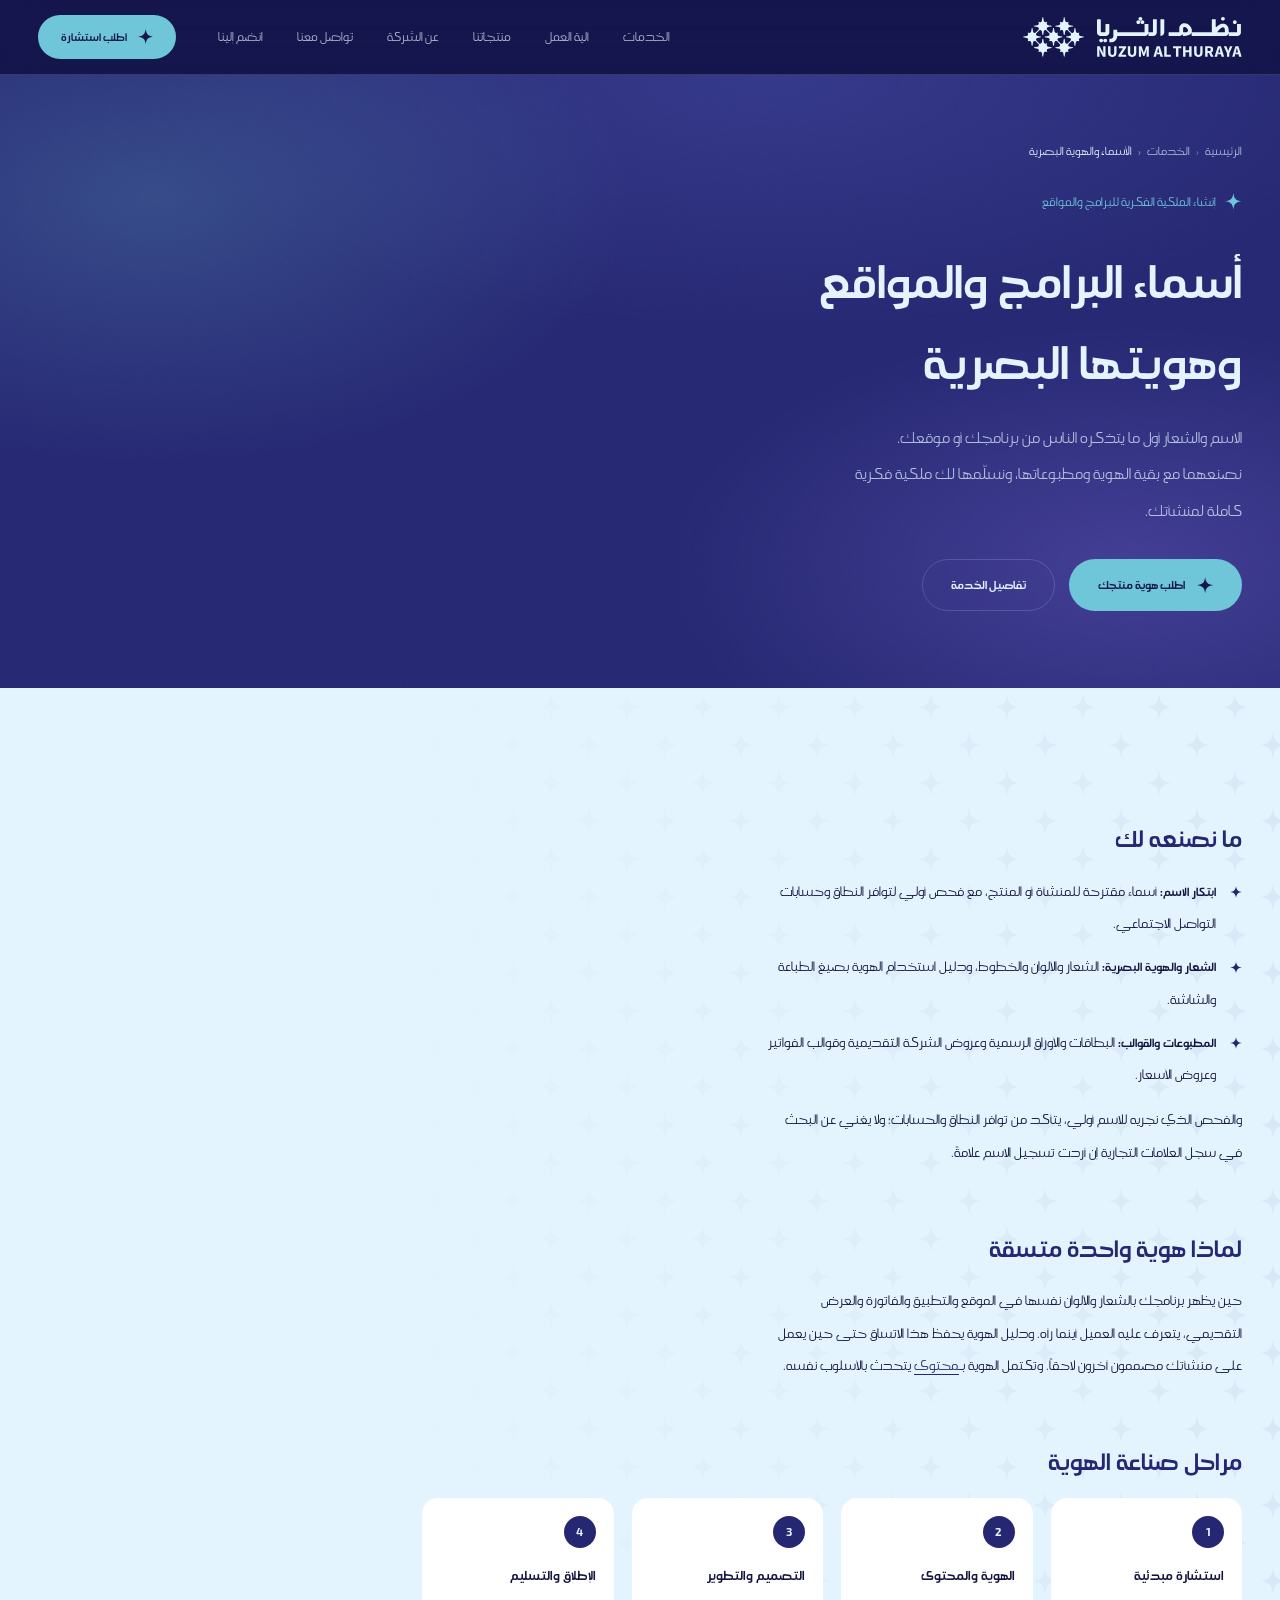
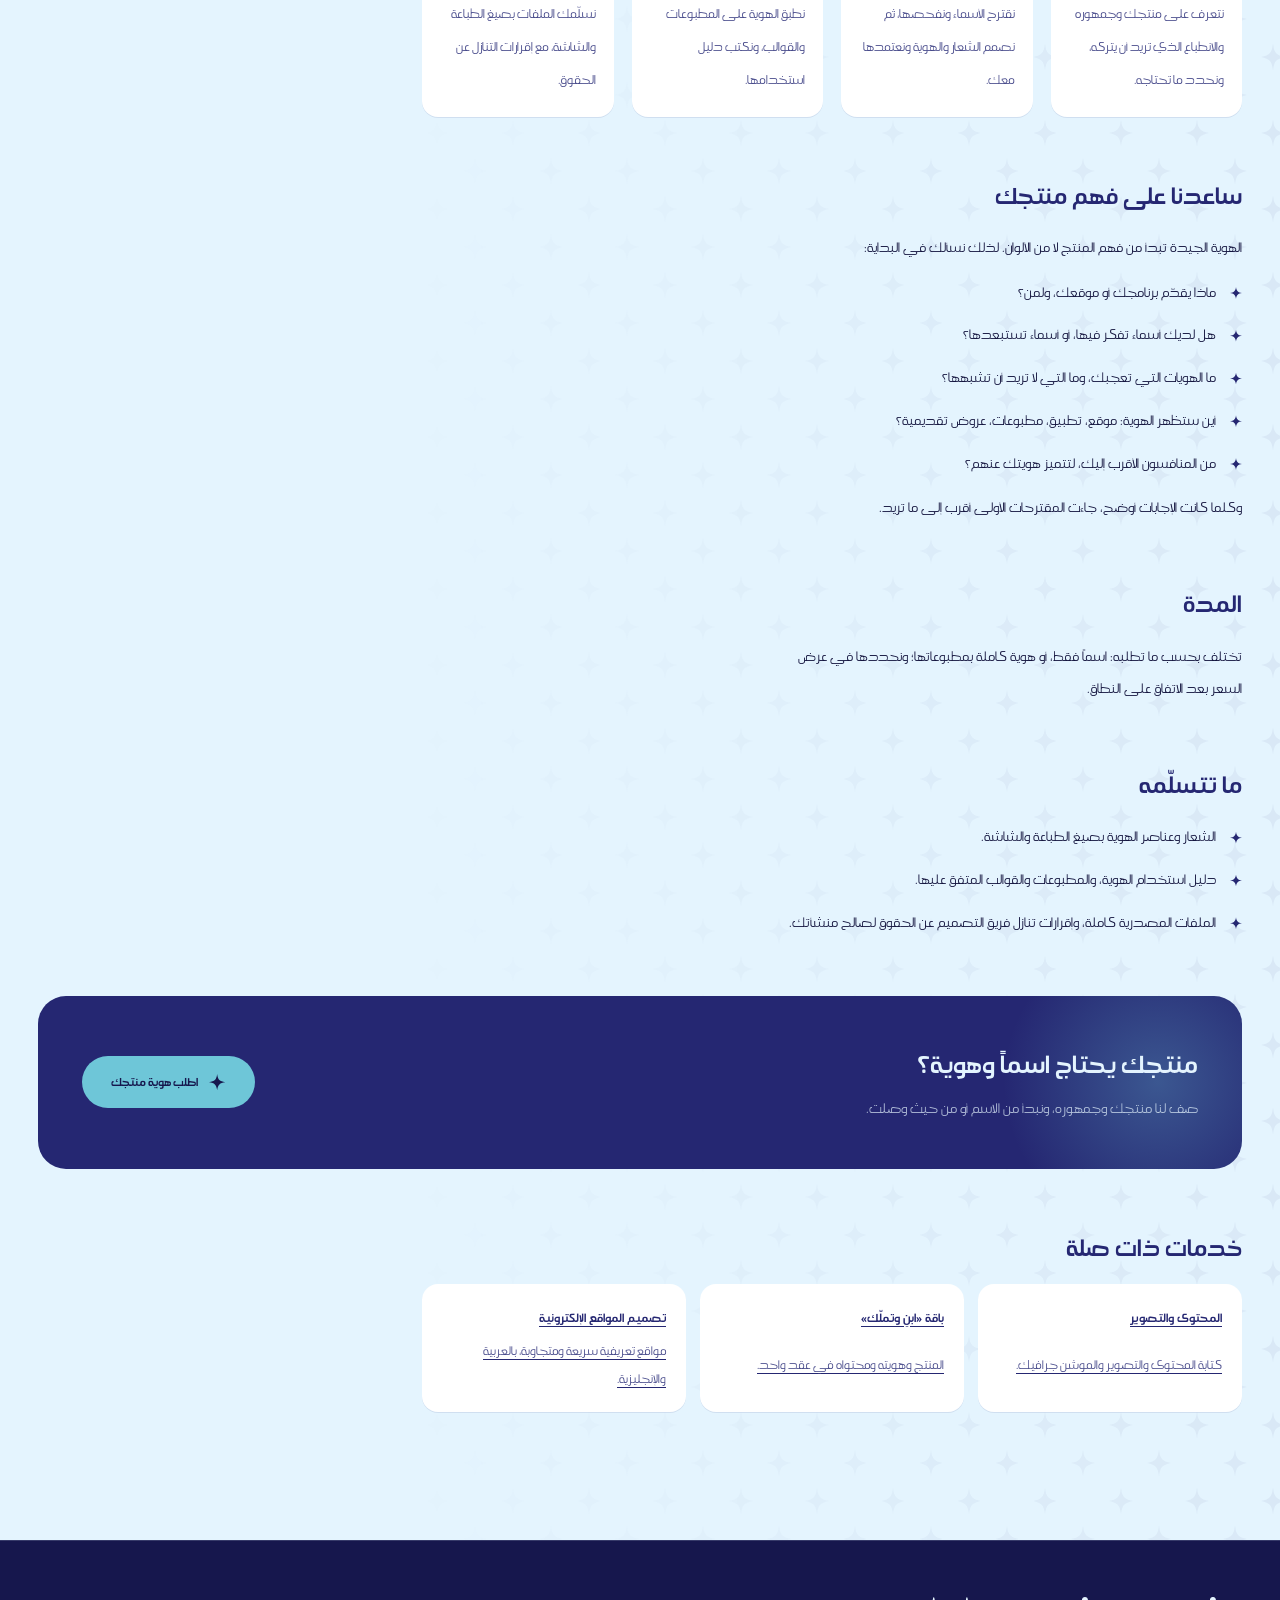
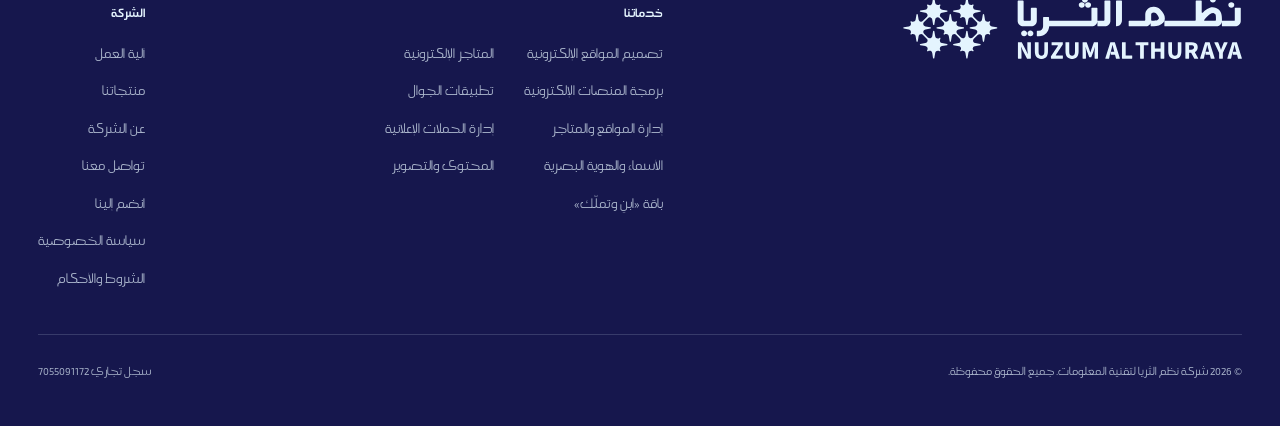
<file: services/brand-identity/index.html>
<!doctype html>
<html lang="ar" dir="rtl">
<head>
<meta charset="utf-8">
<meta name="viewport" content="width=device-width,initial-scale=1,viewport-fit=cover">
<meta http-equiv="Content-Security-Policy" content="default-src 'self'; script-src 'self'; style-src 'self'; font-src 'self'; img-src 'self' data:; connect-src https://formspree.io; form-action https://formspree.io; object-src 'none'; base-uri 'self'">
<meta name="referrer" content="strict-origin-when-cross-origin">
<title>تصميم الهوية البصرية وأسماء البرامج والمواقع | نظم الثريا</title>
<meta name="description" content="تصميم الهوية البصرية وابتكار أسماء البرامج والمواقع: الشعار والألوان والخطوط ودليل الهوية والمطبوعات والقوالب، بملفاتها المصدرية وحقوقها لمنشأتك.">
<meta name="theme-color" content="#16174d">
<link rel="canonical" href="https://nuzumalthuraya.com/services/brand-identity/">
<meta property="og:type" content="website">
<meta property="og:site_name" content="نظم الثريا">
<meta property="og:locale" content="ar_SA">
<meta property="og:url" content="https://nuzumalthuraya.com/services/brand-identity/">
<meta property="og:title" content="تصميم الهوية البصرية وأسماء البرامج والمواقع | نظم الثريا">
<meta property="og:description" content="تصميم الهوية البصرية وابتكار أسماء البرامج والمواقع: الشعار والألوان والخطوط ودليل الهوية والمطبوعات والقوالب، بملفاتها المصدرية وحقوقها لمنشأتك.">
<meta property="og:image" content="https://nuzumalthuraya.com/og-image.png">
<meta property="og:image:width" content="1200">
<meta property="og:image:height" content="630">
<meta name="twitter:card" content="summary_large_image">
<meta name="twitter:title" content="تصميم الهوية البصرية وأسماء البرامج والمواقع | نظم الثريا">
<meta name="twitter:description" content="تصميم الهوية البصرية وابتكار أسماء البرامج والمواقع: الشعار والألوان والخطوط ودليل الهوية والمطبوعات والقوالب، بملفاتها المصدرية وحقوقها لمنشأتك.">
<meta name="twitter:image" content="https://nuzumalthuraya.com/og-image.png">
<link rel="icon" href="/favicon.ico" sizes="48x48">
<link rel="icon" href="/favicon.svg" type="image/svg+xml">
<link rel="icon" href="/favicon-96.png" type="image/png" sizes="96x96">
<link rel="icon" href="/favicon-192.png" type="image/png" sizes="192x192">
<link rel="apple-touch-icon" href="/apple-touch-icon.png">
<link rel="preload" href="/fonts/AraHamah1964-Regular.woff2" as="font" type="font/woff2" crossorigin>
<link rel="preload" href="/fonts/AraHamah1964-Bold.woff2" as="font" type="font/woff2" crossorigin>
<link rel="stylesheet" href="/style.css">
<script type="application/ld+json">
{
  "@context": "https://schema.org",
  "@type": "Service",
  "name": "أسماء البرامج والمواقع وهويتها البصرية",
  "serviceType": "الأسماء والهوية البصرية",
  "description": "تصميم الهوية البصرية وابتكار أسماء البرامج والمواقع: الشعار والألوان والخطوط ودليل الهوية والمطبوعات والقوالب، بملفاتها المصدرية وحقوقها لمنشأتك.",
  "url": "https://nuzumalthuraya.com/services/brand-identity/",
  "areaServed": "SA",
  "provider": {
    "@type": "ProfessionalService",
    "@id": "https://nuzumalthuraya.com/#organization",
    "name": "نظم الثريا لتقنية المعلومات",
    "url": "https://nuzumalthuraya.com/"
  }
}
</script>
<script type="application/ld+json">
{
  "@context": "https://schema.org",
  "@type": "BreadcrumbList",
  "itemListElement": [
    {
      "@type": "ListItem",
      "position": 1,
      "name": "الرئيسية",
      "item": "https://nuzumalthuraya.com/"
    },
    {
      "@type": "ListItem",
      "position": 2,
      "name": "الأسماء والهوية البصرية",
      "item": "https://nuzumalthuraya.com/services/brand-identity/"
    }
  ]
}
</script>
</head>
<body>
<!-- بداية الترويسة المشتركة (متطابقة حرفياً في كل الصفحات) -->
<svg width="0" height="0" class="sprite" aria-hidden="true" focusable="false">
  <defs>
    <symbol id="star" viewBox="-1 -1 2 2"><path d="M0-1C.09-.3.3-.09 1 0 .3.09.09.3 0 1-.09.3-.3.09-1 0-.3-.09-.09-.3 0-1Z"/></symbol>
    <symbol id="arrow" viewBox="0 0 24 24"><path d="M20 11H7.8l5.6-5.6L12 4 4 12l8 8 1.4-1.4L7.8 13H20z"/></symbol>
    <symbol id="logo-h" viewBox="766 649 372 68"><path fill="currentColor" d="M 868.859375 683.589844 L 863.4375 684.519531 C 861.285156 684.886719 860.253906 687.367188 861.515625 689.152344 C 861.972656 689.804688 861.175781 690.601562 860.53125 690.140625 C 860.003906 689.761719 859.40625 689.59375 858.820312 689.59375 C 857.453125 689.59375 856.148438 690.550781 855.890625 692.066406 L 854.960938 697.484375 C 854.832031 698.265625 853.703125 698.265625 853.570312 697.484375 L 852.640625 692.058594 C 852.570312 691.636719 852.417969 691.261719 852.207031 690.9375 C 851.25 689.460938 849.121094 689.351562 847.878906 690.601562 L 843.679688 694.824219 C 842.835938 695.675781 842.5625 696.984375 843.117188 698.039062 C 843.523438 698.808594 844.261719 699.40625 845.242188 699.574219 L 850.664062 700.503906 C 851.449219 700.636719 851.449219 701.761719 850.664062 701.894531 L 844.761719 702.902344 C 842.613281 703.269531 841.773438 705.914062 843.324219 707.464844 C 843.78125 708.109375 842.984375 708.90625 842.335938 708.445312 C 841.804688 708.074219 841.214844 707.898438 840.628906 707.898438 C 839.261719 707.898438 837.960938 708.855469 837.699219 710.371094 L 836.769531 715.792969 C 836.632812 716.578125 835.511719 716.578125 835.378906 715.792969 L 834.453125 710.371094 C 834.082031 708.21875 831.59375 707.1875 829.804688 708.445312 C 829.617188 708.578125 829.382812 708.625 829.167969 708.546875 C 828.96875 708.472656 828.808594 708.3125 828.734375 708.117188 C 828.652344 707.90625 828.683594 707.652344 828.816406 707.472656 C 828.851562 707.425781 828.902344 707.386719 828.941406 707.34375 C 828.980469 707.300781 829.015625 707.261719 829.054688 707.214844 C 829.125 707.128906 829.191406 707.042969 829.25 706.949219 C 829.363281 706.769531 829.457031 706.574219 829.523438 706.375 C 829.589844 706.179688 829.628906 705.976562 829.644531 705.773438 C 829.664062 705.570312 829.65625 705.363281 829.628906 705.164062 C 829.597656 704.964844 829.546875 704.769531 829.476562 704.578125 C 829.40625 704.390625 829.308594 704.210938 829.199219 704.039062 C 829.085938 703.871094 828.949219 703.714844 828.800781 703.574219 C 828.644531 703.433594 828.476562 703.308594 828.292969 703.207031 C 828.097656 703.101562 827.894531 703.023438 827.679688 702.964844 C 827.601562 702.945312 827.519531 702.929688 827.441406 702.914062 L 821.480469 701.894531 C 820.695312 701.761719 820.695312 700.636719 821.480469 700.503906 L 826.90625 699.574219 C 827.011719 699.558594 827.117188 699.53125 827.21875 699.503906 C 829.285156 698.917969 829.859375 696.230469 828.34375 694.703125 L 823.855469 690.183594 C 823.480469 689.804688 822.96875 689.59375 822.433594 689.59375 C 821.75 689.59375 821.082031 689.835938 820.550781 690.261719 C 820.019531 690.691406 819.628906 691.304688 819.503906 692.066406 L 818.574219 697.484375 C 818.441406 698.265625 817.3125 698.265625 817.183594 697.484375 L 816.253906 692.058594 C 815.886719 689.90625 813.394531 688.875 811.613281 690.140625 C 811.480469 690.238281 811.335938 690.28125 811.203125 690.28125 C 810.683594 690.28125 810.261719 689.671875 810.632812 689.152344 C 812.214844 687.648438 811.402344 684.976562 809.246094 684.609375 L 803.285156 683.589844 C 802.5 683.457031 802.5 682.328125 803.285156 682.199219 L 808.707031 681.269531 C 810.292969 680.996094 811.269531 679.570312 811.167969 678.128906 C 811.132812 677.609375 810.878906 677.136719 810.515625 676.765625 L 805.652344 671.871094 C 805.277344 671.5 804.769531 671.289062 804.234375 671.289062 C 802.867188 671.289062 801.566406 672.246094 801.304688 673.753906 L 800.378906 679.179688 C 800.246094 679.960938 799.117188 679.960938 798.984375 679.179688 L 798.058594 673.753906 C 797.816406 672.335938 796.660156 671.40625 795.386719 671.292969 C 794.710938 671.234375 794.054688 671.527344 793.578125 672.011719 L 788.808594 676.804688 C 788.414062 677.207031 788.183594 677.753906 788.183594 678.332031 C 788.183594 679.707031 789.140625 681.011719 790.65625 681.269531 L 796.082031 682.199219 C 796.863281 682.328125 796.863281 683.457031 796.082031 683.589844 L 790.65625 684.519531 C 789.683594 684.679688 788.941406 685.277344 788.539062 686.042969 C 787.972656 687.105469 788.257812 688.421875 789.105469 689.273438 L 793.246094 693.4375 C 794.734375 694.933594 797.386719 694.398438 797.976562 692.371094 C 798.007812 692.257812 798.039062 692.144531 798.058594 692.027344 L 798.984375 686.605469 C 799.117188 685.820312 800.246094 685.820312 800.378906 686.605469 L 801.304688 692.027344 C 801.671875 694.179688 804.164062 695.210938 805.949219 693.949219 C 806.082031 693.855469 806.21875 693.8125 806.351562 693.8125 C 806.871094 693.8125 807.292969 694.421875 806.929688 694.941406 C 805.671875 696.71875 806.699219 699.207031 808.851562 699.574219 L 814.277344 700.503906 C 815.058594 700.636719 815.058594 701.761719 814.277344 701.894531 L 808.851562 702.824219 C 806.71875 703.191406 805.6875 705.640625 806.898438 707.421875 C 806.984375 707.546875 807.039062 707.683594 807.039062 707.839844 C 807.039062 708.234375 806.714844 708.554688 806.3125 708.554688 C 806.195312 708.554688 806.074219 708.519531 805.96875 708.460938 C 805.914062 708.429688 805.863281 708.390625 805.8125 708.351562 C 805.757812 708.3125 805.699219 708.289062 805.640625 708.253906 C 805.191406 708.011719 804.710938 707.898438 804.242188 707.898438 C 802.867188 707.898438 801.566406 708.855469 801.304688 710.371094 L 800.378906 715.792969 C 800.246094 716.578125 799.117188 716.578125 798.984375 715.792969 C 798.984375 715.792969 798.0625 710.386719 798.058594 710.371094 C 798.007812 710.082031 797.917969 709.796875 797.785156 709.53125 C 797.660156 709.277344 797.496094 709.042969 797.304688 708.839844 C 797.117188 708.640625 796.898438 708.464844 796.664062 708.328125 C 796.429688 708.1875 796.175781 708.078125 795.917969 708.007812 C 795.652344 707.933594 795.375 707.898438 795.101562 707.898438 C 794.820312 707.90625 794.542969 707.945312 794.269531 708.027344 C 793.988281 708.117188 793.722656 708.242188 793.476562 708.40625 C 793.347656 708.488281 793.199219 708.542969 793.046875 708.542969 C 792.65625 708.542969 792.332031 708.222656 792.332031 707.824219 C 792.332031 707.734375 792.347656 707.644531 792.382812 707.5625 C 792.421875 707.476562 792.476562 707.40625 792.523438 707.332031 C 792.601562 707.207031 792.675781 707.074219 792.734375 706.933594 C 792.847656 706.675781 792.925781 706.398438 792.957031 706.113281 C 792.996094 705.84375 792.988281 705.558594 792.945312 705.289062 C 792.902344 705.019531 792.820312 704.753906 792.703125 704.503906 C 792.589844 704.257812 792.4375 704.023438 792.265625 703.8125 C 792.085938 703.601562 791.875 703.414062 791.636719 703.265625 C 791.394531 703.105469 791.125 702.980469 790.847656 702.902344 C 790.738281 702.871094 790.625 702.84375 790.511719 702.824219 L 785.085938 701.894531 C 784.300781 701.761719 784.300781 700.636719 785.085938 700.503906 L 790.511719 699.574219 C 792.101562 699.296875 793.085938 697.863281 792.96875 696.414062 C 792.925781 695.910156 792.679688 695.441406 792.320312 695.070312 L 787.457031 690.183594 C 787.082031 689.804688 786.574219 689.59375 786.042969 689.59375 C 785.355469 689.59375 784.6875 689.835938 784.164062 690.261719 C 783.632812 690.691406 783.242188 691.304688 783.109375 692.066406 L 782.1875 697.484375 C 782.046875 698.265625 780.925781 698.265625 780.789062 697.484375 L 779.867188 692.058594 C 779.5 689.917969 777.035156 688.886719 775.25 690.125 C 775.238281 690.128906 775.230469 690.136719 775.21875 690.140625 C 775.109375 690.214844 774.984375 690.25 774.84375 690.25 C 774.449219 690.25 774.128906 689.925781 774.128906 689.527344 C 774.128906 689.46875 774.132812 689.402344 774.152344 689.339844 C 774.171875 689.28125 774.195312 689.226562 774.234375 689.152344 C 774.25 689.136719 774.265625 689.109375 774.277344 689.09375 C 775.484375 687.316406 774.449219 684.878906 772.320312 684.519531 L 766.894531 683.589844 C 766.109375 683.457031 766.109375 682.328125 766.894531 682.199219 L 772.3125 681.269531 C 774.472656 680.902344 775.503906 678.414062 774.234375 676.628906 C 774.140625 676.496094 774.097656 676.351562 774.097656 676.21875 C 774.097656 675.699219 774.707031 675.277344 775.222656 675.644531 C 777.007812 676.90625 779.5 675.875 779.867188 673.722656 L 780.789062 668.296875 C 780.925781 667.515625 782.046875 667.515625 782.1875 668.296875 L 783.109375 673.722656 C 783.339844 675.035156 784.351562 675.933594 785.511719 676.140625 C 786.28125 676.285156 787.0625 675.996094 787.609375 675.441406 L 792.347656 670.679688 C 792.753906 670.277344 792.980469 669.726562 792.980469 669.140625 C 792.980469 667.769531 792.023438 666.464844 790.511719 666.207031 L 785.085938 665.277344 C 784.300781 665.144531 784.300781 664.023438 785.085938 663.886719 L 790.511719 662.957031 C 792.664062 662.589844 793.691406 660.105469 792.433594 658.324219 C 792.335938 658.191406 792.296875 658.046875 792.296875 657.914062 C 792.296875 657.394531 792.898438 656.972656 793.421875 657.339844 C 794.964844 658.882812 797.605469 658.039062 797.976562 655.886719 L 798.984375 649.992188 C 799.117188 649.207031 800.246094 649.207031 800.378906 649.992188 L 801.304688 655.417969 C 801.671875 657.570312 804.164062 658.601562 805.949219 657.335938 C 806.589844 656.875 807.386719 657.671875 806.929688 658.324219 C 806.554688 658.851562 806.382812 659.445312 806.382812 660.027344 C 806.382812 661.398438 807.339844 662.699219 808.851562 662.957031 L 814.277344 663.886719 C 815.058594 664.023438 815.058594 665.144531 814.277344 665.277344 L 808.851562 666.207031 C 807.265625 666.476562 806.289062 667.902344 806.394531 669.347656 C 806.429688 669.859375 806.683594 670.34375 807.042969 670.707031 L 811.8125 675.507812 C 812.261719 675.957031 812.882812 676.230469 813.523438 676.1875 C 814.8125 676.097656 816.011719 675.164062 816.253906 673.722656 L 817.183594 668.296875 C 817.3125 667.515625 818.441406 667.515625 818.574219 668.296875 L 819.503906 673.722656 C 819.871094 675.875 822.359375 676.90625 824.136719 675.644531 C 824.269531 675.546875 824.414062 675.507812 824.546875 675.507812 C 825.066406 675.507812 825.488281 676.117188 825.125 676.628906 C 824.753906 677.160156 824.578125 677.753906 824.578125 678.332031 C 824.578125 679.707031 825.535156 681.011719 827.050781 681.269531 L 832.46875 682.199219 C 833.253906 682.328125 833.253906 683.457031 832.46875 683.589844 L 827.042969 684.519531 C 826.078125 684.679688 825.335938 685.277344 824.925781 686.042969 C 824.367188 687.105469 824.644531 688.417969 825.488281 689.269531 L 829.640625 693.445312 C 831.140625 694.957031 833.8125 694.386719 834.382812 692.335938 C 834.410156 692.234375 834.433594 692.128906 834.453125 692.027344 L 835.378906 686.605469 C 835.511719 685.820312 836.632812 685.820312 836.769531 686.605469 L 837.699219 692.027344 C 837.777344 692.5 837.960938 692.914062 838.210938 693.265625 C 839.207031 694.644531 841.265625 694.6875 842.46875 693.480469 L 846.648438 689.273438 C 847.496094 688.417969 847.777344 687.105469 847.214844 686.042969 C 846.808594 685.277344 846.066406 684.679688 845.09375 684.519531 L 839.671875 683.589844 C 838.886719 683.457031 838.886719 682.328125 839.671875 682.199219 L 845.09375 681.269531 C 846.6875 680.996094 847.664062 679.570312 847.554688 678.121094 C 847.519531 677.605469 847.265625 677.128906 846.898438 676.761719 L 842.039062 671.871094 C 841.667969 671.5 841.160156 671.289062 840.625 671.289062 C 839.253906 671.289062 837.960938 672.246094 837.699219 673.753906 L 836.769531 679.179688 C 836.632812 679.960938 835.511719 679.960938 835.378906 679.179688 L 834.359375 673.21875 C 833.992188 671.058594 831.316406 670.246094 829.804688 671.835938 C 829.160156 672.292969 828.363281 671.5 828.828125 670.847656 C 830.085938 669.0625 829.054688 666.574219 826.90625 666.207031 L 821.480469 665.277344 C 820.695312 665.144531 820.695312 664.023438 821.480469 663.886719 L 826.90625 662.957031 C 829.054688 662.589844 830.085938 660.105469 828.820312 658.324219 C 828.722656 658.191406 828.683594 658.046875 828.683594 657.914062 C 828.683594 657.394531 829.292969 656.972656 829.808594 657.339844 C 831.351562 658.882812 834 658.046875 834.375 655.886719 L 835.378906 649.992188 C 835.511719 649.207031 836.632812 649.207031 836.769531 649.992188 L 837.699219 655.417969 C 838.066406 657.570312 840.550781 658.601562 842.335938 657.335938 C 842.984375 656.875 843.78125 657.671875 843.316406 658.324219 C 842.058594 660.105469 843.089844 662.589844 845.242188 662.957031 L 850.664062 663.886719 C 851.449219 664.023438 851.449219 665.144531 850.664062 665.277344 L 845.242188 666.207031 C 844.277344 666.371094 843.535156 666.964844 843.125 667.730469 C 842.558594 668.792969 842.839844 670.105469 843.683594 670.960938 L 847.875 675.175781 C 849.074219 676.378906 851.132812 676.339844 852.128906 674.957031 C 852.382812 674.609375 852.5625 674.195312 852.640625 673.722656 L 853.570312 668.296875 C 853.703125 667.515625 854.832031 667.515625 854.960938 668.296875 L 855.890625 673.722656 C 856.257812 675.875 858.75 676.90625 860.53125 675.644531 C 860.664062 675.546875 860.800781 675.507812 860.933594 675.507812 C 861.453125 675.507812 861.875 676.117188 861.515625 676.628906 C 861.140625 677.160156 860.964844 677.753906 860.964844 678.332031 C 860.964844 679.707031 861.925781 681.011719 863.4375 681.269531 L 868.859375 682.199219 C 869.644531 682.328125 869.644531 683.457031 868.859375 683.589844 "/><path fill="currentColor" d="M 911.625 660.808594 C 912.253906 660.808594 912.765625 661.292969 912.765625 661.890625 L 912.765625 675.285156 C 912.765625 676.953125 912.136719 678.339844 910.886719 679.460938 C 909.632812 680.578125 908.160156 681.140625 906.472656 681.140625 L 897.996094 681.140625 C 896.3125 681.140625 894.855469 680.578125 893.617188 679.460938 C 892.382812 678.339844 891.765625 676.953125 891.765625 675.285156 L 891.765625 653.957031 C 891.765625 653.363281 892.273438 652.878906 892.902344 652.878906 L 897.136719 652.878906 C 897.769531 652.878906 898.277344 653.363281 898.277344 653.957031 L 898.277344 673.886719 C 898.277344 674.484375 898.789062 674.964844 899.417969 674.964844 L 905.058594 674.964844 C 905.6875 674.964844 906.195312 674.484375 906.195312 673.886719 L 906.195312 661.890625 C 906.195312 661.292969 906.707031 660.808594 907.339844 660.808594 Z M 911.625 660.808594 "/><path fill="currentColor" d="M 993.457031 653.503906 L 993.457031 675.289062 C 993.457031 676.945312 992.839844 678.347656 991.605469 679.464844 C 990.375 680.582031 988.910156 681.144531 987.226562 681.144531 L 979.917969 681.144531 C 979.546875 681.144531 979.25 680.863281 979.25 680.503906 L 979.25 675.289062 C 979.25 676.945312 978.636719 678.347656 977.375 679.464844 C 976.117188 680.582031 974.652344 681.144531 972.972656 681.144531 L 926.820312 681.144531 C 926.488281 681.144531 926.203125 681.402344 926.191406 681.722656 C 926.0625 684.394531 925.023438 686.734375 923.097656 688.777344 C 921.015625 690.957031 918.34375 692.050781 915.09375 692.050781 L 913.398438 692.050781 C 913.050781 692.050781 912.769531 691.78125 912.769531 691.445312 L 912.769531 686.527344 C 912.769531 686.195312 913.050781 685.925781 913.398438 685.925781 L 915.09375 685.925781 C 916.402344 685.925781 917.484375 685.488281 918.34375 684.625 C 919.203125 683.753906 919.640625 682.585938 919.640625 681.144531 L 919.640625 671.472656 C 919.640625 671.140625 919.925781 670.871094 920.269531 670.871094 L 925.574219 670.871094 C 925.921875 670.871094 926.203125 671.140625 926.203125 671.472656 L 926.203125 674.363281 C 926.203125 674.699219 926.488281 674.96875 926.847656 674.96875 L 972.058594 674.96875 C 972.40625 674.96875 972.6875 674.699219 972.6875 674.375 L 972.6875 661.402344 C 972.6875 661.070312 972.972656 660.8125 973.304688 660.8125 L 978.636719 660.8125 C 978.96875 660.8125 979.25 661.070312 979.25 661.402344 L 979.25 674.96875 L 986.277344 674.96875 C 986.648438 674.96875 986.945312 674.683594 986.945312 674.339844 L 986.945312 653.503906 C 986.945312 653.15625 987.242188 652.875 987.613281 652.875 L 992.789062 652.875 C 993.160156 652.875 993.457031 653.15625 993.457031 653.503906 "/><path fill="currentColor" d="M 999.636719 653.488281 L 999.636719 680.503906 C 999.636719 680.863281 999.960938 681.140625 1000.335938 681.113281 C 1002.128906 680.988281 1003.515625 680.355469 1004.492188 679.222656 C 1005.601562 677.941406 1006.152344 676.382812 1006.152344 674.539062 L 1006.152344 653.488281 C 1006.152344 653.152344 1005.863281 652.878906 1005.507812 652.878906 L 1000.28125 652.878906 C 999.925781 652.878906 999.636719 653.152344 999.636719 653.488281 "/><path fill="currentColor" d="M 1109.222656 674.351562 C 1109.222656 674.683594 1108.925781 674.96875 1108.570312 674.96875 L 1096.671875 674.96875 C 1096.339844 674.96875 1096.148438 674.609375 1096.339844 674.339844 C 1098.714844 671.308594 1100.757812 669.199219 1102.464844 668.019531 C 1104.277344 666.761719 1105.78125 666.324219 1106.988281 666.722656 C 1107.617188 666.964844 1108.144531 667.414062 1108.582031 668.046875 C 1109.019531 668.6875 1109.222656 669.921875 1109.222656 671.769531 Z M 1045.515625 674.003906 C 1044.71875 674.644531 1043.304688 674.96875 1041.238281 674.96875 L 1038.863281 674.96875 C 1038.5 674.96875 1038.207031 674.683594 1038.207031 674.351562 L 1038.207031 668.261719 C 1038.207031 667.441406 1038.453125 666.863281 1038.941406 666.503906 C 1039.425781 666.117188 1040.121094 665.925781 1041.042969 665.925781 C 1041.957031 665.925781 1042.765625 666.257812 1043.488281 666.925781 C 1044.796875 668.238281 1045.65625 669.355469 1046.066406 670.253906 C 1046.480469 671.167969 1046.683594 671.820312 1046.683594 672.257812 C 1046.683594 672.785156 1046.296875 673.363281 1045.515625 674.003906 M 1135.824219 660.8125 L 1130.53125 660.8125 C 1130.171875 660.8125 1129.890625 661.082031 1129.890625 661.402344 L 1129.890625 674.363281 C 1129.890625 674.699219 1129.609375 674.96875 1129.257812 674.96875 L 1115.851562 674.96875 L 1115.746094 671.667969 C 1115.695312 669.214844 1115.183594 667.042969 1114.195312 665.140625 C 1113.203125 663.253906 1111.601562 661.855469 1109.390625 660.96875 C 1106.960938 660.121094 1104.703125 660.03125 1102.632812 660.734375 C 1100.550781 661.417969 1098.625 662.574219 1096.839844 664.164062 C 1096.121094 664.808594 1095.429688 665.476562 1094.761719 666.183594 C 1094.347656 666.605469 1093.617188 666.335938 1093.617188 665.769531 L 1093.617188 653.492188 C 1093.617188 653.15625 1093.324219 652.875 1092.960938 652.875 L 1087.695312 652.875 C 1087.335938 652.875 1087.039062 653.15625 1087.039062 653.492188 L 1087.039062 674.351562 C 1087.039062 674.683594 1086.746094 674.96875 1086.386719 674.96875 L 1052.757812 674.96875 C 1053.054688 674.132812 1053.195312 673.207031 1053.195312 672.191406 C 1053.195312 669.148438 1051.527344 665.988281 1048.199219 662.726562 C 1046.296875 660.8125 1043.972656 659.800781 1041.238281 659.683594 C 1038.515625 659.582031 1036.203125 660.375 1034.339844 662.085938 C 1032.570312 663.652344 1031.695312 665.667969 1031.695312 668.148438 L 1031.695312 674.351562 C 1031.695312 674.683594 1031.398438 674.96875 1031.039062 674.96875 L 1014.175781 674.96875 C 1013.816406 674.96875 1013.535156 675.238281 1013.535156 675.585938 L 1013.535156 680.515625 C 1013.535156 680.863281 1013.816406 681.144531 1014.175781 681.144531 L 1031.914062 681.144531 C 1033.261719 681.144531 1034.429688 680.824219 1035.394531 680.207031 C 1036.371094 679.59375 1037.101562 678.78125 1037.589844 677.78125 L 1037.589844 680.515625 C 1037.589844 680.863281 1037.886719 681.144531 1038.246094 681.144531 L 1041.238281 681.144531 C 1042.996094 681.144531 1044.808594 680.835938 1046.660156 680.234375 C 1048.507812 679.628906 1050.0625 678.667969 1051.320312 677.355469 C 1051.925781 676.726562 1052.375 675.996094 1052.683594 675.171875 L 1052.683594 680.542969 C 1052.683594 680.875 1052.964844 681.144531 1053.3125 681.144531 L 1109.621094 681.144531 C 1111.34375 681.144531 1112.820312 680.554688 1114.050781 679.410156 C 1114.976562 678.550781 1115.542969 677.550781 1115.746094 676.40625 L 1115.746094 680.515625 C 1115.746094 680.863281 1116.042969 681.144531 1116.402344 681.144531 L 1130.171875 681.144531 C 1131.867188 681.144531 1133.332031 680.582031 1134.578125 679.464844 C 1135.398438 678.730469 1135.953125 677.882812 1136.234375 676.921875 C 1136.390625 676.40625 1136.464844 675.867188 1136.464844 675.289062 L 1136.464844 661.402344 C 1136.464844 661.082031 1136.183594 660.8125 1135.824219 660.8125 "/><path fill="currentColor" d="M 1108.59375 650.308594 C 1108.484375 650.160156 1108.359375 650.023438 1108.214844 649.886719 C 1107.578125 649.285156 1106.808594 648.984375 1105.914062 648.984375 C 1105.015625 648.984375 1104.246094 649.285156 1103.609375 649.886719 C 1103.464844 650.023438 1103.339844 650.160156 1103.230469 650.308594 C 1102.847656 650.820312 1102.65625 651.402344 1102.65625 652.066406 C 1102.65625 652.921875 1102.972656 653.644531 1103.609375 654.253906 C 1104.246094 654.851562 1105.015625 655.15625 1105.914062 655.15625 C 1106.808594 655.15625 1107.578125 654.851562 1108.214844 654.253906 C 1108.851562 653.644531 1109.167969 652.921875 1109.167969 652.066406 C 1109.167969 651.402344 1108.976562 650.820312 1108.59375 650.308594 "/><path fill="currentColor" d="M 964.734375 655.964844 C 964.628906 655.816406 964.503906 655.679688 964.355469 655.542969 C 963.71875 654.941406 962.953125 654.640625 962.058594 654.640625 C 961.15625 654.640625 960.386719 654.941406 959.753906 655.542969 C 959.609375 655.679688 959.480469 655.816406 959.375 655.964844 C 958.992188 656.476562 958.796875 657.058594 958.796875 657.722656 C 958.796875 658.578125 959.117188 659.296875 959.753906 659.90625 C 960.386719 660.503906 961.15625 660.8125 962.058594 660.8125 C 962.953125 660.8125 963.71875 660.503906 964.355469 659.90625 C 964.996094 659.296875 965.3125 658.578125 965.3125 657.722656 C 965.3125 657.058594 965.121094 656.476562 964.734375 655.964844 "/><path fill="currentColor" d="M 971.671875 655.964844 C 971.5625 655.816406 971.4375 655.679688 971.292969 655.542969 C 970.65625 654.941406 969.890625 654.640625 968.992188 654.640625 C 968.09375 654.640625 967.324219 654.941406 966.6875 655.542969 C 966.542969 655.679688 966.417969 655.816406 966.308594 655.964844 C 965.925781 656.476562 965.734375 657.058594 965.734375 657.722656 C 965.734375 658.578125 966.050781 659.296875 966.6875 659.90625 C 967.324219 660.503906 968.09375 660.8125 968.992188 660.8125 C 969.890625 660.8125 970.65625 660.503906 971.292969 659.90625 C 971.929688 659.296875 972.246094 658.578125 972.246094 657.722656 C 972.246094 657.058594 972.054688 656.476562 971.671875 655.964844 "/><path fill="currentColor" d="M 968.234375 650.359375 C 968.125 650.210938 968 650.074219 967.855469 649.9375 C 967.21875 649.335938 966.449219 649.035156 965.554688 649.035156 C 964.65625 649.035156 963.886719 649.335938 963.25 649.9375 C 963.105469 650.074219 962.980469 650.210938 962.871094 650.359375 C 962.488281 650.871094 962.296875 651.453125 962.296875 652.117188 C 962.296875 652.972656 962.613281 653.695312 963.25 654.304688 C 963.886719 654.902344 964.65625 655.207031 965.554688 655.207031 C 966.449219 655.207031 967.21875 654.902344 967.855469 654.304688 C 968.492188 653.695312 968.808594 652.972656 968.808594 652.117188 C 968.808594 651.453125 968.617188 650.871094 968.234375 650.359375 "/><path fill="currentColor" d="M 901.496094 687.199219 C 901.386719 687.050781 901.261719 686.914062 901.117188 686.777344 C 900.480469 686.175781 899.714844 685.875 898.816406 685.875 C 897.917969 685.875 897.148438 686.175781 896.511719 686.777344 C 896.367188 686.914062 896.242188 687.050781 896.136719 687.199219 C 895.75 687.710938 895.558594 688.292969 895.558594 688.957031 C 895.558594 689.8125 895.875 690.535156 896.511719 691.144531 C 897.148438 691.738281 897.917969 692.046875 898.816406 692.046875 C 899.714844 692.046875 900.480469 691.738281 901.117188 691.144531 C 901.753906 690.535156 902.070312 689.8125 902.070312 688.957031 C 902.070312 688.292969 901.878906 687.710938 901.496094 687.199219 "/><path fill="currentColor" d="M 908.429688 687.199219 C 908.324219 687.050781 908.199219 686.914062 908.054688 686.777344 C 907.417969 686.175781 906.648438 685.875 905.753906 685.875 C 904.855469 685.875 904.085938 686.175781 903.449219 686.777344 C 903.304688 686.914062 903.179688 687.050781 903.070312 687.199219 C 902.6875 687.710938 902.496094 688.292969 902.496094 688.957031 C 902.496094 689.8125 902.8125 690.535156 903.449219 691.144531 C 904.085938 691.738281 904.855469 692.046875 905.753906 692.046875 C 906.648438 692.046875 907.417969 691.738281 908.054688 691.144531 C 908.691406 690.535156 909.007812 689.8125 909.007812 688.957031 C 909.007812 688.292969 908.816406 687.710938 908.429688 687.199219 "/><path fill="currentColor" d="M 1128.941406 656.230469 C 1128.796875 655.988281 1128.609375 655.761719 1128.378906 655.542969 C 1127.746094 654.941406 1126.976562 654.640625 1126.078125 654.640625 C 1125.179688 654.640625 1124.414062 654.941406 1123.777344 655.542969 C 1123.546875 655.761719 1123.363281 655.988281 1123.21875 656.230469 C 1122.953125 656.679688 1122.820312 657.175781 1122.820312 657.722656 C 1122.820312 658.578125 1123.140625 659.304688 1123.777344 659.90625 C 1124.414062 660.511719 1125.179688 660.8125 1126.078125 660.8125 C 1126.976562 660.8125 1127.746094 660.511719 1128.378906 659.90625 C 1129.015625 659.304688 1129.335938 658.578125 1129.335938 657.722656 C 1129.335938 657.175781 1129.203125 656.679688 1128.941406 656.230469 "/><path fill="currentColor" d="M 902.796875 698.558594 C 902.5625 698.558594 902.371094 698.75 902.371094 698.984375 L 902.371094 704.949219 C 902.371094 706.027344 902.441406 707.15625 902.570312 708.339844 C 902.703125 709.535156 902.808594 710.601562 902.871094 711.574219 L 902.769531 711.574219 L 901 707.578125 C 900.996094 707.570312 900.992188 707.558594 900.988281 707.550781 L 896.378906 698.789062 C 896.308594 698.648438 896.160156 698.558594 896.003906 698.558594 L 892.492188 698.558594 C 892.257812 698.558594 892.066406 698.75 892.066406 698.984375 L 892.066406 716.261719 C 892.066406 716.496094 892.257812 716.6875 892.492188 716.6875 L 895.53125 716.6875 C 895.769531 716.6875 895.957031 716.496094 895.957031 716.261719 L 895.957031 710.261719 C 895.957031 709.183594 895.894531 708.078125 895.777344 706.921875 C 895.65625 705.777344 895.550781 704.699219 895.457031 703.699219 L 895.566406 703.699219 L 897.332031 707.632812 C 897.335938 707.640625 897.339844 707.648438 897.34375 707.65625 L 901.953125 716.460938 C 902.027344 716.601562 902.167969 716.6875 902.328125 716.6875 L 905.851562 716.6875 C 906.085938 716.6875 906.277344 716.496094 906.277344 716.261719 L 906.277344 698.984375 C 906.277344 698.75 906.085938 698.558594 905.851562 698.558594 Z M 902.796875 698.558594 "/><path fill="currentColor" d="M 933.6875 712.601562 L 941.214844 701.136719 C 941.261719 701.066406 941.285156 700.988281 941.285156 700.90625 L 941.285156 698.976562 C 941.285156 698.746094 941.097656 698.558594 940.871094 698.558594 L 929.410156 698.558594 C 929.179688 698.558594 928.992188 698.746094 928.992188 698.976562 L 928.992188 701.589844 C 928.992188 701.820312 929.179688 702.003906 929.410156 702.003906 L 935.484375 702.003906 C 935.8125 702.003906 936.007812 702.371094 935.828125 702.644531 L 928.3125 714.113281 C 928.265625 714.179688 928.246094 714.257812 928.246094 714.339844 L 928.246094 716.273438 C 928.246094 716.503906 928.429688 716.6875 928.660156 716.6875 L 940.949219 716.6875 C 941.175781 716.6875 941.363281 716.503906 941.363281 716.273438 L 941.363281 713.65625 C 941.363281 713.429688 941.175781 713.242188 940.949219 713.242188 L 934.035156 713.242188 C 933.703125 713.242188 933.503906 712.878906 933.6875 712.601562 "/><path fill="currentColor" d="M 975.714844 698.558594 C 975.539062 698.558594 975.386719 698.671875 975.324219 698.835938 L 972.558594 706.617188 C 972.375 707.144531 972.203125 707.683594 972.042969 708.261719 C 971.886719 708.839844 971.71875 709.40625 971.53125 709.957031 L 971.429688 709.957031 C 971.242188 709.40625 971.058594 708.839844 970.890625 708.261719 C 970.730469 707.683594 970.546875 707.144531 970.363281 706.617188 L 967.542969 698.832031 C 967.484375 698.667969 967.328125 698.558594 967.152344 698.558594 L 963.386719 698.558594 C 963.160156 698.558594 962.976562 698.746094 962.976562 698.972656 L 962.976562 716.273438 C 962.976562 716.503906 963.160156 716.6875 963.386719 716.6875 L 966.230469 716.6875 C 966.457031 716.6875 966.644531 716.503906 966.644531 716.273438 L 966.644531 710.035156 C 966.644531 709.15625 966.578125 708.117188 966.445312 706.933594 C 966.3125 705.765625 966.207031 704.738281 966.117188 703.871094 L 966.222656 703.871094 L 967.667969 708.183594 L 970.15625 714.828125 C 970.21875 714.988281 970.371094 715.097656 970.542969 715.097656 L 972.21875 715.097656 C 972.390625 715.097656 972.546875 714.988281 972.605469 714.828125 L 975.097656 708.183594 L 976.570312 703.871094 L 976.671875 703.871094 C 976.582031 704.738281 976.476562 705.765625 976.34375 706.933594 C 976.210938 708.117188 976.148438 709.15625 976.148438 710.035156 L 976.148438 716.273438 C 976.148438 716.503906 976.332031 716.6875 976.558594 716.6875 L 979.46875 716.6875 C 979.695312 716.6875 979.878906 716.503906 979.878906 716.273438 L 979.878906 698.972656 C 979.878906 698.746094 979.695312 698.558594 979.46875 698.558594 Z M 975.714844 698.558594 "/><path fill="currentColor" d="M 1010.246094 712.839844 L 1010.246094 698.964844 C 1010.246094 698.742188 1010.066406 698.558594 1009.84375 698.558594 L 1006.5625 698.558594 C 1006.339844 698.558594 1006.15625 698.742188 1006.15625 698.964844 L 1006.15625 716.285156 C 1006.15625 716.507812 1006.339844 716.6875 1006.5625 716.6875 L 1017.007812 716.6875 C 1017.230469 716.6875 1017.410156 716.507812 1017.410156 716.285156 L 1017.410156 713.648438 C 1017.410156 713.425781 1017.230469 713.242188 1017.007812 713.242188 L 1010.648438 713.242188 C 1010.429688 713.242188 1010.246094 713.0625 1010.246094 712.839844 "/><path fill="currentColor" d="M 1021.066406 698.972656 L 1021.066406 701.59375 C 1021.066406 701.820312 1021.25 702.003906 1021.476562 702.003906 L 1025.636719 702.003906 C 1025.863281 702.003906 1026.046875 702.1875 1026.046875 702.414062 L 1026.046875 716.277344 C 1026.046875 716.503906 1026.230469 716.6875 1026.460938 716.6875 L 1029.75 716.6875 C 1029.976562 716.6875 1030.164062 716.503906 1030.164062 716.277344 L 1030.164062 702.414062 C 1030.164062 702.1875 1030.34375 702.003906 1030.574219 702.003906 L 1034.71875 702.003906 C 1034.949219 702.003906 1035.128906 701.820312 1035.128906 701.59375 L 1035.128906 698.972656 C 1035.128906 698.746094 1034.949219 698.558594 1034.71875 698.558594 L 1021.476562 698.558594 C 1021.25 698.558594 1021.066406 698.746094 1021.066406 698.972656 "/><path fill="currentColor" d="M 1048.488281 698.96875 L 1048.488281 705.132812 C 1048.488281 705.359375 1048.304688 705.539062 1048.082031 705.539062 L 1042.636719 705.539062 C 1042.414062 705.539062 1042.230469 705.359375 1042.230469 705.132812 L 1042.230469 698.96875 C 1042.230469 698.742188 1042.046875 698.558594 1041.824219 698.558594 L 1038.550781 698.558594 C 1038.324219 698.558594 1038.140625 698.742188 1038.140625 698.96875 L 1038.140625 716.28125 C 1038.140625 716.503906 1038.324219 716.6875 1038.550781 716.6875 L 1041.824219 716.6875 C 1042.046875 716.6875 1042.230469 716.503906 1042.230469 716.28125 L 1042.230469 709.523438 C 1042.230469 709.296875 1042.414062 709.117188 1042.636719 709.117188 L 1048.082031 709.117188 C 1048.304688 709.117188 1048.488281 709.296875 1048.488281 709.523438 L 1048.488281 716.28125 C 1048.488281 716.503906 1048.671875 716.6875 1048.894531 716.6875 L 1052.195312 716.6875 C 1052.421875 716.6875 1052.601562 716.503906 1052.601562 716.28125 L 1052.601562 698.96875 C 1052.601562 698.742188 1052.421875 698.558594 1052.195312 698.558594 L 1048.894531 698.558594 C 1048.671875 698.558594 1048.488281 698.742188 1048.488281 698.96875 "/><path fill="currentColor" d="M 1067.796875 698.558594 C 1067.570312 698.558594 1067.390625 698.742188 1067.390625 698.964844 L 1067.390625 708.707031 C 1067.390625 710.484375 1067.113281 711.730469 1066.5625 712.429688 C 1065.996094 713.140625 1065.207031 713.492188 1064.195312 713.492188 C 1063.171875 713.492188 1062.394531 713.140625 1061.855469 712.429688 C 1061.316406 711.730469 1061.054688 710.484375 1061.054688 708.707031 L 1061.054688 698.964844 C 1061.054688 698.742188 1060.871094 698.558594 1060.648438 698.558594 L 1057.34375 698.558594 C 1057.121094 698.558594 1056.941406 698.742188 1056.941406 698.964844 L 1056.941406 708.289062 C 1056.941406 711.324219 1057.558594 713.546875 1058.792969 714.9375 C 1060.042969 716.320312 1061.84375 717.015625 1064.195312 717.015625 C 1066.523438 717.015625 1068.3125 716.320312 1069.519531 714.9375 C 1070.730469 713.546875 1071.332031 711.324219 1071.332031 708.289062 L 1071.332031 698.964844 C 1071.332031 698.742188 1071.152344 698.558594 1070.929688 698.558594 Z M 1067.796875 698.558594 "/><path fill="currentColor" d="M 955.066406 698.558594 C 954.839844 698.558594 954.660156 698.742188 954.660156 698.964844 L 954.660156 708.707031 C 954.660156 710.484375 954.382812 711.730469 953.832031 712.429688 C 953.265625 713.140625 952.476562 713.492188 951.464844 713.492188 C 950.441406 713.492188 949.667969 713.140625 949.125 712.429688 C 948.585938 711.730469 948.324219 710.484375 948.324219 708.707031 L 948.324219 698.964844 C 948.324219 698.742188 948.140625 698.558594 947.917969 698.558594 L 944.617188 698.558594 C 944.390625 698.558594 944.210938 698.742188 944.210938 698.964844 L 944.210938 708.289062 C 944.210938 711.324219 944.828125 713.546875 946.0625 714.9375 C 947.3125 716.320312 949.113281 717.015625 951.464844 717.015625 C 953.792969 717.015625 955.582031 716.320312 956.789062 714.9375 C 958 713.546875 958.605469 711.324219 958.605469 708.289062 L 958.605469 698.964844 C 958.605469 698.742188 958.421875 698.558594 958.199219 698.558594 Z M 955.066406 698.558594 "/><path fill="currentColor" d="M 921.464844 698.558594 C 921.242188 698.558594 921.0625 698.742188 921.0625 698.964844 L 921.0625 708.707031 C 921.0625 710.484375 920.785156 711.730469 920.234375 712.429688 C 919.667969 713.140625 918.878906 713.492188 917.867188 713.492188 C 916.839844 713.492188 916.066406 713.140625 915.527344 712.429688 C 914.988281 711.730469 914.722656 710.484375 914.722656 708.707031 L 914.722656 698.964844 C 914.722656 698.742188 914.542969 698.558594 914.320312 698.558594 L 911.015625 698.558594 C 910.789062 698.558594 910.609375 698.742188 910.609375 698.964844 L 910.609375 708.289062 C 910.609375 711.324219 911.226562 713.546875 912.460938 714.9375 C 913.710938 716.320312 915.511719 717.015625 917.867188 717.015625 C 920.191406 717.015625 921.980469 716.320312 923.191406 714.9375 C 924.398438 713.546875 925.003906 711.324219 925.003906 708.289062 L 925.003906 698.964844 C 925.003906 698.742188 924.820312 698.558594 924.597656 698.558594 Z M 921.464844 698.558594 "/><path fill="currentColor" d="M 1081.902344 706.894531 L 1080.171875 706.894531 C 1079.960938 706.894531 1079.789062 706.722656 1079.789062 706.507812 L 1079.789062 702.195312 C 1079.789062 701.980469 1079.960938 701.808594 1080.171875 701.808594 L 1081.902344 701.808594 C 1082.980469 701.808594 1083.796875 701.992188 1084.363281 702.332031 C 1084.925781 702.6875 1085.214844 703.304688 1085.214844 704.199219 C 1085.214844 706 1084.109375 706.894531 1081.902344 706.894531 M 1086.1875 709.777344 C 1086.082031 709.589844 1086.15625 709.355469 1086.347656 709.25 C 1087.148438 708.816406 1087.816406 708.230469 1088.332031 707.484375 C 1088.921875 706.632812 1089.226562 705.539062 1089.226562 704.199219 C 1089.226562 702.042969 1088.542969 700.570312 1087.175781 699.769531 C 1085.808594 698.953125 1084.164062 698.558594 1082.230469 698.558594 L 1076.085938 698.558594 C 1075.871094 698.558594 1075.699219 698.734375 1075.699219 698.945312 L 1075.699219 716.300781 C 1075.699219 716.515625 1075.871094 716.6875 1076.085938 716.6875 L 1079.398438 716.6875 C 1079.613281 716.6875 1079.789062 716.515625 1079.789062 716.300781 L 1079.789062 710.539062 C 1079.789062 710.328125 1079.960938 710.15625 1080.171875 710.15625 L 1081.816406 710.15625 C 1081.960938 710.15625 1082.089844 710.234375 1082.15625 710.359375 L 1085.410156 716.484375 C 1085.476562 716.609375 1085.605469 716.6875 1085.75 716.6875 L 1089.441406 716.6875 C 1089.738281 716.6875 1089.925781 716.367188 1089.78125 716.113281 Z M 1086.1875 709.777344 "/><path fill="currentColor" d="M 1101.996094 698.558594 L 1097.671875 698.558594 C 1097.496094 698.558594 1097.339844 698.675781 1097.285156 698.84375 L 1091.859375 716.164062 C 1091.777344 716.421875 1091.972656 716.6875 1092.246094 716.6875 L 1095.5625 716.6875 C 1095.75 716.6875 1095.910156 716.5625 1095.957031 716.386719 L 1096.441406 714.492188 C 1096.441406 714.492188 1097.546875 710.246094 1097.820312 709.183594 L 1098.269531 707.511719 C 1098.519531 706.605469 1098.769531 705.644531 1099.007812 704.632812 C 1099.230469 703.621094 1099.453125 702.636719 1099.675781 701.675781 L 1099.796875 701.675781 C 1100.03125 702.609375 1100.28125 703.59375 1100.515625 704.621094 C 1100.753906 705.632812 1101.003906 706.605469 1101.265625 707.511719 L 1101.6875 709.183594 L 1097.820312 709.183594 L 1097.820312 711.972656 C 1097.820312 712.195312 1098.003906 712.375 1098.226562 712.375 L 1102.203125 712.375 C 1102.386719 712.375 1102.546875 712.5 1102.59375 712.679688 L 1103.554688 716.386719 C 1103.601562 716.5625 1103.761719 716.6875 1103.945312 716.6875 L 1107.421875 716.6875 C 1107.695312 716.6875 1107.890625 716.421875 1107.808594 716.164062 L 1102.382812 698.84375 C 1102.328125 698.675781 1102.171875 698.558594 1101.996094 698.558594 "/><path fill="currentColor" d="M 998.039062 698.558594 L 993.71875 698.558594 C 993.539062 698.558594 993.386719 698.675781 993.332031 698.84375 L 987.90625 716.164062 C 987.824219 716.421875 988.019531 716.6875 988.289062 716.6875 L 991.609375 716.6875 C 991.792969 716.6875 991.953125 716.5625 992 716.386719 L 992.488281 714.492188 C 992.488281 714.492188 993.59375 710.246094 993.867188 709.183594 L 994.3125 707.511719 C 994.5625 706.605469 994.8125 705.644531 995.050781 704.632812 C 995.273438 703.621094 995.496094 702.636719 995.722656 701.675781 L 995.839844 701.675781 C 996.074219 702.609375 996.324219 703.59375 996.5625 704.621094 C 996.800781 705.632812 997.050781 706.605469 997.3125 707.511719 L 997.730469 709.183594 L 993.867188 709.183594 L 993.867188 711.972656 C 993.867188 712.195312 994.046875 712.375 994.269531 712.375 L 998.246094 712.375 C 998.433594 712.375 998.59375 712.5 998.640625 712.679688 L 999.597656 716.386719 C 999.644531 716.5625 999.808594 716.6875 999.988281 716.6875 L 1003.46875 716.6875 C 1003.738281 716.6875 1003.933594 716.421875 1003.851562 716.164062 L 998.425781 698.84375 C 998.371094 698.675781 998.21875 698.558594 998.039062 698.558594 "/><path fill="currentColor" d="M 1131.863281 698.558594 L 1127.539062 698.558594 C 1127.363281 698.558594 1127.207031 698.675781 1127.15625 698.84375 L 1121.726562 716.164062 C 1121.644531 716.421875 1121.839844 716.6875 1122.113281 716.6875 L 1125.429688 716.6875 C 1125.617188 716.6875 1125.777344 716.5625 1125.824219 716.386719 L 1126.308594 714.492188 C 1126.308594 714.492188 1127.414062 710.246094 1127.6875 709.183594 L 1128.136719 707.511719 C 1128.386719 706.605469 1128.636719 705.644531 1128.871094 704.632812 C 1129.09375 703.621094 1129.320312 702.636719 1129.542969 701.675781 L 1129.660156 701.675781 C 1129.898438 702.609375 1130.148438 703.59375 1130.382812 704.621094 C 1130.621094 705.632812 1130.871094 706.605469 1131.132812 707.511719 L 1131.554688 709.183594 L 1127.6875 709.183594 L 1127.6875 711.972656 C 1127.6875 712.195312 1127.871094 712.375 1128.09375 712.375 L 1132.070312 712.375 C 1132.253906 712.375 1132.414062 712.5 1132.460938 712.679688 L 1133.421875 716.386719 C 1133.46875 716.5625 1133.628906 716.6875 1133.8125 716.6875 L 1137.289062 716.6875 C 1137.558594 716.6875 1137.753906 716.421875 1137.675781 716.164062 L 1132.25 698.84375 C 1132.195312 698.675781 1132.039062 698.558594 1131.863281 698.558594 "/><path fill="currentColor" d="M 1118.285156 698.558594 C 1118.121094 698.558594 1117.972656 698.660156 1117.914062 698.8125 L 1116.371094 702.726562 C 1116.109375 703.410156 1115.859375 704.082031 1115.609375 704.710938 C 1115.347656 705.355469 1115.097656 706.027344 1114.832031 706.738281 L 1114.726562 706.738281 C 1114.492188 706.027344 1114.242188 705.355469 1114.003906 704.710938 C 1113.769531 704.082031 1113.519531 703.410156 1113.253906 702.726562 L 1111.738281 698.8125 C 1111.679688 698.660156 1111.53125 698.558594 1111.367188 698.558594 L 1107.875 698.558594 C 1107.582031 698.558594 1107.390625 698.863281 1107.511719 699.125 L 1112.691406 710.152344 C 1112.71875 710.207031 1112.730469 710.265625 1112.730469 710.320312 L 1112.730469 716.292969 C 1112.730469 716.511719 1112.90625 716.6875 1113.125 716.6875 L 1116.421875 716.6875 C 1116.640625 716.6875 1116.816406 716.511719 1116.816406 716.292969 L 1116.816406 710.320312 C 1116.816406 710.265625 1116.832031 710.207031 1116.855469 710.152344 L 1122.019531 699.125 C 1122.144531 698.863281 1121.953125 698.558594 1121.664062 698.558594 Z M 1118.285156 698.558594 "/></symbol>
    <symbol id="logo-mark" viewBox="766 649 104 68"><path fill="currentColor" d="M 868.859375 683.589844 L 863.4375 684.519531 C 861.285156 684.886719 860.253906 687.367188 861.515625 689.152344 C 861.972656 689.804688 861.175781 690.601562 860.53125 690.140625 C 860.003906 689.761719 859.40625 689.59375 858.820312 689.59375 C 857.453125 689.59375 856.148438 690.550781 855.890625 692.066406 L 854.960938 697.484375 C 854.832031 698.265625 853.703125 698.265625 853.570312 697.484375 L 852.640625 692.058594 C 852.570312 691.636719 852.417969 691.261719 852.207031 690.9375 C 851.25 689.460938 849.121094 689.351562 847.878906 690.601562 L 843.679688 694.824219 C 842.835938 695.675781 842.5625 696.984375 843.117188 698.039062 C 843.523438 698.808594 844.261719 699.40625 845.242188 699.574219 L 850.664062 700.503906 C 851.449219 700.636719 851.449219 701.761719 850.664062 701.894531 L 844.761719 702.902344 C 842.613281 703.269531 841.773438 705.914062 843.324219 707.464844 C 843.78125 708.109375 842.984375 708.90625 842.335938 708.445312 C 841.804688 708.074219 841.214844 707.898438 840.628906 707.898438 C 839.261719 707.898438 837.960938 708.855469 837.699219 710.371094 L 836.769531 715.792969 C 836.632812 716.578125 835.511719 716.578125 835.378906 715.792969 L 834.453125 710.371094 C 834.082031 708.21875 831.59375 707.1875 829.804688 708.445312 C 829.617188 708.578125 829.382812 708.625 829.167969 708.546875 C 828.96875 708.472656 828.808594 708.3125 828.734375 708.117188 C 828.652344 707.90625 828.683594 707.652344 828.816406 707.472656 C 828.851562 707.425781 828.902344 707.386719 828.941406 707.34375 C 828.980469 707.300781 829.015625 707.261719 829.054688 707.214844 C 829.125 707.128906 829.191406 707.042969 829.25 706.949219 C 829.363281 706.769531 829.457031 706.574219 829.523438 706.375 C 829.589844 706.179688 829.628906 705.976562 829.644531 705.773438 C 829.664062 705.570312 829.65625 705.363281 829.628906 705.164062 C 829.597656 704.964844 829.546875 704.769531 829.476562 704.578125 C 829.40625 704.390625 829.308594 704.210938 829.199219 704.039062 C 829.085938 703.871094 828.949219 703.714844 828.800781 703.574219 C 828.644531 703.433594 828.476562 703.308594 828.292969 703.207031 C 828.097656 703.101562 827.894531 703.023438 827.679688 702.964844 C 827.601562 702.945312 827.519531 702.929688 827.441406 702.914062 L 821.480469 701.894531 C 820.695312 701.761719 820.695312 700.636719 821.480469 700.503906 L 826.90625 699.574219 C 827.011719 699.558594 827.117188 699.53125 827.21875 699.503906 C 829.285156 698.917969 829.859375 696.230469 828.34375 694.703125 L 823.855469 690.183594 C 823.480469 689.804688 822.96875 689.59375 822.433594 689.59375 C 821.75 689.59375 821.082031 689.835938 820.550781 690.261719 C 820.019531 690.691406 819.628906 691.304688 819.503906 692.066406 L 818.574219 697.484375 C 818.441406 698.265625 817.3125 698.265625 817.183594 697.484375 L 816.253906 692.058594 C 815.886719 689.90625 813.394531 688.875 811.613281 690.140625 C 811.480469 690.238281 811.335938 690.28125 811.203125 690.28125 C 810.683594 690.28125 810.261719 689.671875 810.632812 689.152344 C 812.214844 687.648438 811.402344 684.976562 809.246094 684.609375 L 803.285156 683.589844 C 802.5 683.457031 802.5 682.328125 803.285156 682.199219 L 808.707031 681.269531 C 810.292969 680.996094 811.269531 679.570312 811.167969 678.128906 C 811.132812 677.609375 810.878906 677.136719 810.515625 676.765625 L 805.652344 671.871094 C 805.277344 671.5 804.769531 671.289062 804.234375 671.289062 C 802.867188 671.289062 801.566406 672.246094 801.304688 673.753906 L 800.378906 679.179688 C 800.246094 679.960938 799.117188 679.960938 798.984375 679.179688 L 798.058594 673.753906 C 797.816406 672.335938 796.660156 671.40625 795.386719 671.292969 C 794.710938 671.234375 794.054688 671.527344 793.578125 672.011719 L 788.808594 676.804688 C 788.414062 677.207031 788.183594 677.753906 788.183594 678.332031 C 788.183594 679.707031 789.140625 681.011719 790.65625 681.269531 L 796.082031 682.199219 C 796.863281 682.328125 796.863281 683.457031 796.082031 683.589844 L 790.65625 684.519531 C 789.683594 684.679688 788.941406 685.277344 788.539062 686.042969 C 787.972656 687.105469 788.257812 688.421875 789.105469 689.273438 L 793.246094 693.4375 C 794.734375 694.933594 797.386719 694.398438 797.976562 692.371094 C 798.007812 692.257812 798.039062 692.144531 798.058594 692.027344 L 798.984375 686.605469 C 799.117188 685.820312 800.246094 685.820312 800.378906 686.605469 L 801.304688 692.027344 C 801.671875 694.179688 804.164062 695.210938 805.949219 693.949219 C 806.082031 693.855469 806.21875 693.8125 806.351562 693.8125 C 806.871094 693.8125 807.292969 694.421875 806.929688 694.941406 C 805.671875 696.71875 806.699219 699.207031 808.851562 699.574219 L 814.277344 700.503906 C 815.058594 700.636719 815.058594 701.761719 814.277344 701.894531 L 808.851562 702.824219 C 806.71875 703.191406 805.6875 705.640625 806.898438 707.421875 C 806.984375 707.546875 807.039062 707.683594 807.039062 707.839844 C 807.039062 708.234375 806.714844 708.554688 806.3125 708.554688 C 806.195312 708.554688 806.074219 708.519531 805.96875 708.460938 C 805.914062 708.429688 805.863281 708.390625 805.8125 708.351562 C 805.757812 708.3125 805.699219 708.289062 805.640625 708.253906 C 805.191406 708.011719 804.710938 707.898438 804.242188 707.898438 C 802.867188 707.898438 801.566406 708.855469 801.304688 710.371094 L 800.378906 715.792969 C 800.246094 716.578125 799.117188 716.578125 798.984375 715.792969 C 798.984375 715.792969 798.0625 710.386719 798.058594 710.371094 C 798.007812 710.082031 797.917969 709.796875 797.785156 709.53125 C 797.660156 709.277344 797.496094 709.042969 797.304688 708.839844 C 797.117188 708.640625 796.898438 708.464844 796.664062 708.328125 C 796.429688 708.1875 796.175781 708.078125 795.917969 708.007812 C 795.652344 707.933594 795.375 707.898438 795.101562 707.898438 C 794.820312 707.90625 794.542969 707.945312 794.269531 708.027344 C 793.988281 708.117188 793.722656 708.242188 793.476562 708.40625 C 793.347656 708.488281 793.199219 708.542969 793.046875 708.542969 C 792.65625 708.542969 792.332031 708.222656 792.332031 707.824219 C 792.332031 707.734375 792.347656 707.644531 792.382812 707.5625 C 792.421875 707.476562 792.476562 707.40625 792.523438 707.332031 C 792.601562 707.207031 792.675781 707.074219 792.734375 706.933594 C 792.847656 706.675781 792.925781 706.398438 792.957031 706.113281 C 792.996094 705.84375 792.988281 705.558594 792.945312 705.289062 C 792.902344 705.019531 792.820312 704.753906 792.703125 704.503906 C 792.589844 704.257812 792.4375 704.023438 792.265625 703.8125 C 792.085938 703.601562 791.875 703.414062 791.636719 703.265625 C 791.394531 703.105469 791.125 702.980469 790.847656 702.902344 C 790.738281 702.871094 790.625 702.84375 790.511719 702.824219 L 785.085938 701.894531 C 784.300781 701.761719 784.300781 700.636719 785.085938 700.503906 L 790.511719 699.574219 C 792.101562 699.296875 793.085938 697.863281 792.96875 696.414062 C 792.925781 695.910156 792.679688 695.441406 792.320312 695.070312 L 787.457031 690.183594 C 787.082031 689.804688 786.574219 689.59375 786.042969 689.59375 C 785.355469 689.59375 784.6875 689.835938 784.164062 690.261719 C 783.632812 690.691406 783.242188 691.304688 783.109375 692.066406 L 782.1875 697.484375 C 782.046875 698.265625 780.925781 698.265625 780.789062 697.484375 L 779.867188 692.058594 C 779.5 689.917969 777.035156 688.886719 775.25 690.125 C 775.238281 690.128906 775.230469 690.136719 775.21875 690.140625 C 775.109375 690.214844 774.984375 690.25 774.84375 690.25 C 774.449219 690.25 774.128906 689.925781 774.128906 689.527344 C 774.128906 689.46875 774.132812 689.402344 774.152344 689.339844 C 774.171875 689.28125 774.195312 689.226562 774.234375 689.152344 C 774.25 689.136719 774.265625 689.109375 774.277344 689.09375 C 775.484375 687.316406 774.449219 684.878906 772.320312 684.519531 L 766.894531 683.589844 C 766.109375 683.457031 766.109375 682.328125 766.894531 682.199219 L 772.3125 681.269531 C 774.472656 680.902344 775.503906 678.414062 774.234375 676.628906 C 774.140625 676.496094 774.097656 676.351562 774.097656 676.21875 C 774.097656 675.699219 774.707031 675.277344 775.222656 675.644531 C 777.007812 676.90625 779.5 675.875 779.867188 673.722656 L 780.789062 668.296875 C 780.925781 667.515625 782.046875 667.515625 782.1875 668.296875 L 783.109375 673.722656 C 783.339844 675.035156 784.351562 675.933594 785.511719 676.140625 C 786.28125 676.285156 787.0625 675.996094 787.609375 675.441406 L 792.347656 670.679688 C 792.753906 670.277344 792.980469 669.726562 792.980469 669.140625 C 792.980469 667.769531 792.023438 666.464844 790.511719 666.207031 L 785.085938 665.277344 C 784.300781 665.144531 784.300781 664.023438 785.085938 663.886719 L 790.511719 662.957031 C 792.664062 662.589844 793.691406 660.105469 792.433594 658.324219 C 792.335938 658.191406 792.296875 658.046875 792.296875 657.914062 C 792.296875 657.394531 792.898438 656.972656 793.421875 657.339844 C 794.964844 658.882812 797.605469 658.039062 797.976562 655.886719 L 798.984375 649.992188 C 799.117188 649.207031 800.246094 649.207031 800.378906 649.992188 L 801.304688 655.417969 C 801.671875 657.570312 804.164062 658.601562 805.949219 657.335938 C 806.589844 656.875 807.386719 657.671875 806.929688 658.324219 C 806.554688 658.851562 806.382812 659.445312 806.382812 660.027344 C 806.382812 661.398438 807.339844 662.699219 808.851562 662.957031 L 814.277344 663.886719 C 815.058594 664.023438 815.058594 665.144531 814.277344 665.277344 L 808.851562 666.207031 C 807.265625 666.476562 806.289062 667.902344 806.394531 669.347656 C 806.429688 669.859375 806.683594 670.34375 807.042969 670.707031 L 811.8125 675.507812 C 812.261719 675.957031 812.882812 676.230469 813.523438 676.1875 C 814.8125 676.097656 816.011719 675.164062 816.253906 673.722656 L 817.183594 668.296875 C 817.3125 667.515625 818.441406 667.515625 818.574219 668.296875 L 819.503906 673.722656 C 819.871094 675.875 822.359375 676.90625 824.136719 675.644531 C 824.269531 675.546875 824.414062 675.507812 824.546875 675.507812 C 825.066406 675.507812 825.488281 676.117188 825.125 676.628906 C 824.753906 677.160156 824.578125 677.753906 824.578125 678.332031 C 824.578125 679.707031 825.535156 681.011719 827.050781 681.269531 L 832.46875 682.199219 C 833.253906 682.328125 833.253906 683.457031 832.46875 683.589844 L 827.042969 684.519531 C 826.078125 684.679688 825.335938 685.277344 824.925781 686.042969 C 824.367188 687.105469 824.644531 688.417969 825.488281 689.269531 L 829.640625 693.445312 C 831.140625 694.957031 833.8125 694.386719 834.382812 692.335938 C 834.410156 692.234375 834.433594 692.128906 834.453125 692.027344 L 835.378906 686.605469 C 835.511719 685.820312 836.632812 685.820312 836.769531 686.605469 L 837.699219 692.027344 C 837.777344 692.5 837.960938 692.914062 838.210938 693.265625 C 839.207031 694.644531 841.265625 694.6875 842.46875 693.480469 L 846.648438 689.273438 C 847.496094 688.417969 847.777344 687.105469 847.214844 686.042969 C 846.808594 685.277344 846.066406 684.679688 845.09375 684.519531 L 839.671875 683.589844 C 838.886719 683.457031 838.886719 682.328125 839.671875 682.199219 L 845.09375 681.269531 C 846.6875 680.996094 847.664062 679.570312 847.554688 678.121094 C 847.519531 677.605469 847.265625 677.128906 846.898438 676.761719 L 842.039062 671.871094 C 841.667969 671.5 841.160156 671.289062 840.625 671.289062 C 839.253906 671.289062 837.960938 672.246094 837.699219 673.753906 L 836.769531 679.179688 C 836.632812 679.960938 835.511719 679.960938 835.378906 679.179688 L 834.359375 673.21875 C 833.992188 671.058594 831.316406 670.246094 829.804688 671.835938 C 829.160156 672.292969 828.363281 671.5 828.828125 670.847656 C 830.085938 669.0625 829.054688 666.574219 826.90625 666.207031 L 821.480469 665.277344 C 820.695312 665.144531 820.695312 664.023438 821.480469 663.886719 L 826.90625 662.957031 C 829.054688 662.589844 830.085938 660.105469 828.820312 658.324219 C 828.722656 658.191406 828.683594 658.046875 828.683594 657.914062 C 828.683594 657.394531 829.292969 656.972656 829.808594 657.339844 C 831.351562 658.882812 834 658.046875 834.375 655.886719 L 835.378906 649.992188 C 835.511719 649.207031 836.632812 649.207031 836.769531 649.992188 L 837.699219 655.417969 C 838.066406 657.570312 840.550781 658.601562 842.335938 657.335938 C 842.984375 656.875 843.78125 657.671875 843.316406 658.324219 C 842.058594 660.105469 843.089844 662.589844 845.242188 662.957031 L 850.664062 663.886719 C 851.449219 664.023438 851.449219 665.144531 850.664062 665.277344 L 845.242188 666.207031 C 844.277344 666.371094 843.535156 666.964844 843.125 667.730469 C 842.558594 668.792969 842.839844 670.105469 843.683594 670.960938 L 847.875 675.175781 C 849.074219 676.378906 851.132812 676.339844 852.128906 674.957031 C 852.382812 674.609375 852.5625 674.195312 852.640625 673.722656 L 853.570312 668.296875 C 853.703125 667.515625 854.832031 667.515625 854.960938 668.296875 L 855.890625 673.722656 C 856.257812 675.875 858.75 676.90625 860.53125 675.644531 C 860.664062 675.546875 860.800781 675.507812 860.933594 675.507812 C 861.453125 675.507812 861.875 676.117188 861.515625 676.628906 C 861.140625 677.160156 860.964844 677.753906 860.964844 678.332031 C 860.964844 679.707031 861.925781 681.011719 863.4375 681.269531 L 868.859375 682.199219 C 869.644531 682.328125 869.644531 683.457031 868.859375 683.589844 "/></symbol>
    <symbol id="i-web" viewBox="0 0 24 24"><path d="M4 5h16a1 1 0 011 1v12a1 1 0 01-1 1H4a1 1 0 01-1-1V6a1 1 0 011-1zm1 3v9h14V8z"/></symbol>
    <symbol id="i-box" viewBox="0 0 24 24"><path d="M12 2l9 5v10l-9 5-9-5V7zm0 2.3L5.6 7.9 12 11.5l6.4-3.6zM5 9.6v6.2l6 3.4v-6.2zm14 0l-6 3.4v6.2l6-3.4z"/></symbol>
    <symbol id="i-file" viewBox="0 0 24 24"><path d="M6 2h8l5 5v15H6zm7 1.8V8h4.2zM8.5 12v1.8h7V12zm0 3.4v1.8h7v-1.8z"/></symbol>
    <symbol id="i-pin" viewBox="0 0 24 24"><path d="M12 2a7 7 0 00-7 7c0 5 7 13 7 13s7-8 7-13a7 7 0 00-7-7zm0 9.5A2.5 2.5 0 119.5 9 2.5 2.5 0 0112 11.5z"/></symbol>
    <symbol id="i-mail" viewBox="0 0 24 24"><path d="M3 5h18v14H3zm2.4 2L12 12l6.6-5zM5 9.4V17h14V9.4l-7 5.3z"/></symbol>
    <symbol id="i-wa" viewBox="0 0 24 24"><path d="M12 2a10 10 0 00-8.6 15L2 22l5.2-1.4A10 10 0 1012 2zm0 1.9a8.1 8.1 0 11-4.3 15l-.3-.2-3 .8.8-2.9-.2-.3A8.1 8.1 0 0112 3.9zm-3 3.8c-.2 0-.5.1-.7.4-.3.3-.9.9-.9 2.1s.9 2.4 1 2.6c.1.2 1.8 2.8 4.4 3.8 2.2.9 2.6.7 3.1.6.5-.1 1.5-.6 1.7-1.2.2-.6.2-1.1.2-1.2-.1-.1-.2-.2-.5-.3l-1.6-.8c-.2-.1-.4-.1-.5.1l-.7.9c-.1.2-.3.2-.5.1-.3-.1-1-.4-1.9-1.200-.7-.6-1.2-1.400-1.300-1.600-.1-.2 0-.4.1-.5l.4-.4.3-.5c.1-.2 0-.3 0-.5l-.7-1.700c-.2-.4-.4-.4-.5-.4z"/></symbol>
    <symbol id="s-web" viewBox="0 0 24 24"><g fill="none" stroke="currentColor" stroke-width="1.7" stroke-linecap="round" stroke-linejoin="round"><rect x="3" y="5" width="18" height="14" rx="2.5"/><path d="M3 9.5h18"/><path d="M6.5 7.3h.01M9 7.3h.01"/></g><path d="M20 1.5c.25 1.7.7 2.15 2.4 2.4-1.7.25-2.15.7-2.4 2.4-.25-1.7-.7-2.15-2.4-2.4 1.7-.25 2.15-.7 2.4-2.4z" fill="currentColor" stroke="none"/></symbol>
    <symbol id="s-store" viewBox="0 0 24 24"><g fill="none" stroke="currentColor" stroke-width="1.7" stroke-linecap="round" stroke-linejoin="round"><path d="M5 8.5h14l-1.3 10.5H6.3z"/><path d="M9 8.5a3 3 0 016 0"/></g><path d="M20 1.5c.25 1.7.7 2.15 2.4 2.4-1.7.25-2.15.7-2.4 2.4-.25-1.7-.7-2.15-2.4-2.4 1.7-.25 2.15-.7 2.4-2.4z" fill="currentColor" stroke="none"/></symbol>
    <symbol id="s-platform" viewBox="0 0 24 24"><g fill="none" stroke="currentColor" stroke-width="1.7" stroke-linecap="round" stroke-linejoin="round"><path d="M12 3.5l8.5 4.5-8.5 4.5L3.5 8z"/><path d="M3.5 12.2L12 16.7l8.5-4.5"/><path d="M3.5 16.2L12 20.7"/></g><path d="M20 1.5c.25 1.7.7 2.15 2.4 2.4-1.7.25-2.15.7-2.4 2.4-.25-1.7-.7-2.15-2.4-2.4 1.7-.25 2.15-.7 2.4-2.4z" fill="currentColor" stroke="none"/></symbol>
    <symbol id="s-phone" viewBox="0 0 24 24"><g fill="none" stroke="currentColor" stroke-width="1.7" stroke-linecap="round" stroke-linejoin="round"><rect x="7" y="2.8" width="10" height="18.4" rx="2.6"/><path d="M10.8 18.2h2.4"/></g><path d="M20 1.5c.25 1.7.7 2.15 2.4 2.4-1.7.25-2.15.7-2.4 2.4-.25-1.7-.7-2.15-2.4-2.4 1.7-.25 2.15-.7 2.4-2.4z" fill="currentColor" stroke="none"/></symbol>
    <symbol id="s-ui" viewBox="0 0 24 24"><g fill="none" stroke="currentColor" stroke-width="1.7" stroke-linecap="round" stroke-linejoin="round"><path d="M5 4l13 6.5-5.6 1.9L10.5 18z"/><path d="M14 14l4.5 4.5"/></g><path d="M20 1.5c.25 1.7.7 2.15 2.4 2.4-1.7.25-2.15.7-2.4 2.4-.25-1.7-.7-2.15-2.4-2.4 1.7-.25 2.15-.7 2.4-2.4z" fill="currentColor" stroke="none"/></symbol>
    <symbol id="s-manage" viewBox="0 0 24 24"><g fill="none" stroke="currentColor" stroke-width="1.7" stroke-linecap="round" stroke-linejoin="round"><path d="M4 7h9M17 7h3M4 12h3M11 12h9M4 17h11M19 17h1"/><circle cx="15" cy="7" r="2"/><circle cx="9" cy="12" r="2"/><circle cx="17" cy="17" r="2"/></g><path d="M20 1.5c.25 1.7.7 2.15 2.4 2.4-1.7.25-2.15.7-2.4 2.4-.25-1.7-.7-2.15-2.4-2.4 1.7-.25 2.15-.7 2.4-2.4z" fill="currentColor" stroke="none"/></symbol>
    <symbol id="s-ads" viewBox="0 0 24 24"><g fill="none" stroke="currentColor" stroke-width="1.7" stroke-linecap="round" stroke-linejoin="round"><path d="M4 10v4h3l7 4V6L7 10z"/><path d="M17.2 9.2a4 4 0 010 5.6"/></g><path d="M20 1.5c.25 1.7.7 2.15 2.4 2.4-1.7.25-2.15.7-2.4 2.4-.25-1.7-.7-2.15-2.4-2.4 1.7-.25 2.15-.7 2.4-2.4z" fill="currentColor" stroke="none"/></symbol>
    <symbol id="s-name" viewBox="0 0 24 24"><g fill="none" stroke="currentColor" stroke-width="1.7" stroke-linecap="round" stroke-linejoin="round"><path d="M3.5 12V4.5H11l9.5 9.5-7 7z"/><circle cx="7.8" cy="8.8" r="1.2"/></g><path d="M20 1.5c.25 1.7.7 2.15 2.4 2.4-1.7.25-2.15.7-2.4 2.4-.25-1.7-.7-2.15-2.4-2.4 1.7-.25 2.15-.7 2.4-2.4z" fill="currentColor" stroke="none"/></symbol>
    <symbol id="s-identity" viewBox="0 0 24 24"><g fill="none" stroke="currentColor" stroke-width="1.7" stroke-linecap="round" stroke-linejoin="round"><circle cx="9" cy="12" r="5.5"/><circle cx="15" cy="12" r="5.5"/></g><path d="M20 1.5c.25 1.7.7 2.15 2.4 2.4-1.7.25-2.15.7-2.4 2.4-.25-1.7-.7-2.15-2.4-2.4 1.7-.25 2.15-.7 2.4-2.4z" fill="currentColor" stroke="none"/></symbol>
    <symbol id="s-print" viewBox="0 0 24 24"><g fill="none" stroke="currentColor" stroke-width="1.7" stroke-linecap="round" stroke-linejoin="round"><path d="M6 3h8l4 4v14H6z"/><path d="M14 3v4h4M9 12h6M9 16h6"/></g><path d="M20 1.5c.25 1.7.7 2.15 2.4 2.4-1.7.25-2.15.7-2.4 2.4-.25-1.7-.7-2.15-2.4-2.4 1.7-.25 2.15-.7 2.4-2.4z" fill="currentColor" stroke="none"/></symbol>
    <symbol id="s-content" viewBox="0 0 24 24"><g fill="none" stroke="currentColor" stroke-width="1.7" stroke-linecap="round" stroke-linejoin="round"><path d="M4 6h16M4 11h16M4 16h9"/><path d="M16 18.6l1.4 1.4 3.2-3.4"/></g><path d="M20 1.5c.25 1.7.7 2.15 2.4 2.4-1.7.25-2.15.7-2.4 2.4-.25-1.7-.7-2.15-2.4-2.4 1.7-.25 2.15-.7 2.4-2.4z" fill="currentColor" stroke="none"/></symbol>
    <symbol id="s-motion" viewBox="0 0 24 24"><g fill="none" stroke="currentColor" stroke-width="1.7" stroke-linecap="round" stroke-linejoin="round"><rect x="3" y="6" width="12.5" height="12" rx="2.5"/><path d="M15.5 10.2L21 7v10l-5.5-3.2"/></g><path d="M20 1.5c.25 1.7.7 2.15 2.4 2.4-1.7.25-2.15.7-2.4 2.4-.25-1.7-.7-2.15-2.4-2.4 1.7-.25 2.15-.7 2.4-2.4z" fill="currentColor" stroke="none"/></symbol>
    <symbol id="s-handover" viewBox="0 0 24 24"><g fill="none" stroke="currentColor" stroke-width="1.7" stroke-linecap="round" stroke-linejoin="round"><circle cx="8" cy="15" r="4"/><path d="M11 12l9-9M17 6l3 3M14 9l2.2 2.2"/></g><path d="M20 1.5c.25 1.7.7 2.15 2.4 2.4-1.7.25-2.15.7-2.4 2.4-.25-1.7-.7-2.15-2.4-2.4 1.7-.25 2.15-.7 2.4-2.4z" fill="currentColor" stroke="none"/></symbol>
    <symbol id="i-check" viewBox="0 0 24 24"><path d="M9.5 17.3L4.7 12.5l1.4-1.4 3.4 3.4 8.4-8.4 1.4 1.4z"/></symbol>
    <symbol id="i-code" viewBox="0 0 24 24"><path d="M8.7 16.6L4.1 12l4.6-4.6L7.3 6 1.3 12l6 6zm6.6 0l4.6-4.6-4.6-4.6L16.7 6l6 6-6 6z"/></symbol>
    <symbol id="i-pen" viewBox="0 0 24 24"><path d="M3 17.3V21h3.7L18 9.7 14.300 6zM20.700 7a1 1 0 000-1.400l-2.300-2.300a1 1 0 00-1.400 0l-1.800 1.800 3.700 3.700z"/></symbol>
    <symbol id="i-sig" viewBox="0 0 24 24"><path d="M4 20V4h2v14h14v2zm4-4V9h3v7zm5 0V5h3v11zm5 0v-4h3v4z"/></symbol>
  </defs>
</svg>
<header class="top" id="top">
  <div class="w">
    <a class="brand" href="/" aria-label="نظم الثريا، الصفحة الرئيسية"><svg viewBox="0 0 372 68" role="img" aria-label="شعار نظم الثريا"><use href="#logo-h"/></svg></a>
    <nav class="nav" id="nav" aria-label="القائمة الرئيسية">
      <a href="/#services">الخدمات</a><a href="/#process">آلية العمل</a><a href="/#products">منتجاتنا</a><a href="/#about">عن الشركة</a><a href="/#contact">تواصل معنا</a><a href="/#join">انضم إلينا</a>
    </nav>
    <a class="btn main" href="/#contact"><svg class="ic" aria-hidden="true"><use href="#star"/></svg>اطلب استشارة</a>
    <button class="burger" id="burger" type="button" aria-label="القائمة" aria-expanded="false" aria-controls="nav"><span></span></button>
  </div>
  <i class="prog" aria-hidden="true"></i>
</header>
<!-- نهاية الترويسة المشتركة -->

<main class="svc-page">
  <section class="svc-hero">
    <div class="w">
      <nav class="crumbs" aria-label="مسار التنقل"><ol>
        <li><a href="/">الرئيسية</a></li>
        <li><a href="/#services">الخدمات</a></li>
        <li aria-current="page">الأسماء والهوية البصرية</li>
      </ol></nav>
      <span class="tag"><svg class="ic" aria-hidden="true"><use href="#star"/></svg>إنشاء الملكية الفكرية للبرامج والمواقع</span>
      <h1>أسماء البرامج والمواقع وهويتها البصرية</h1>
      <p class="lead">الاسم والشعار أول ما يتذكره الناس من برنامجك أو موقعك. نصنعهما مع بقية الهوية ومطبوعاتها، ونسلّمها لك ملكية فكرية كاملة لمنشأتك.</p>
      <div class="cta">
        <a class="btn main" href="/?service=brand-identity#contact"><svg class="ic" aria-hidden="true"><use href="#star"/></svg>اطلب هوية منتجك</a>
        <a class="btn ghost" href="#details">تفاصيل الخدمة</a>
      </div>
    </div>
  </section>
  <section id="details" class="band light lattice svc-body">
    <div class="w">
      <div class="svc-block">
        <h2>ما نصنعه لك</h2>
        <ul>
<li><b>ابتكار الاسم:</b> أسماء مقترحة للمنشأة أو المنتج، مع فحص أولي لتوافر النطاق وحسابات التواصل الاجتماعي.</li>
<li><b>الشعار والهوية البصرية:</b> الشعار والألوان والخطوط، ودليل استخدام الهوية بصيغ الطباعة والشاشة.</li>
<li><b>المطبوعات والقوالب:</b> البطاقات والأوراق الرسمية وعروض الشركة التقديمية وقوالب الفواتير وعروض الأسعار.</li>
</ul>
<p>والفحص الذي نجريه للاسم أولي، يتأكد من توافر النطاق والحسابات؛ ولا يغني عن البحث في سجل العلامات التجارية إن أردت تسجيل الاسم علامةً.</p>
      </div>
      <div class="svc-block">
        <h2>لماذا هوية واحدة متسقة</h2>
        <p>حين يظهر برنامجك بالشعار والألوان نفسها في الموقع والتطبيق والفاتورة والعرض التقديمي، يتعرف عليه العميل أينما رآه. ودليل الهوية يحفظ هذا الاتساق حتى حين يعمل على منشأتك مصممون آخرون لاحقاً. وتكتمل الهوية بـ<a href="/services/content/">محتوى</a> يتحدث بالأسلوب نفسه.</p>
      </div>
      <div class="svc-block">
        <h2>مراحل صناعة الهوية</h2>
        <!-- TODO: [مراحل كل خدمة] لم تُعبّأ؛ هذه المراحل الأربع من قسم «آلية العمل» مكيّفة للخدمة. -->
        <ol class="steps-l"><li><b>استشارة مبدئية</b><span>نتعرف على منتجك وجمهوره والانطباع الذي تريد أن يتركه، ونحدد ما تحتاجه.</span></li><li><b>الهوية والمحتوى</b><span>نقترح الأسماء ونفحصها، ثم نصمم الشعار والهوية ونعتمدها معك.</span></li><li><b>التصميم والتطوير</b><span>نطبق الهوية على المطبوعات والقوالب، ونكتب دليل استخدامها.</span></li><li><b>الإطلاق والتسليم</b><span>نسلّمك الملفات بصيغ الطباعة والشاشة، مع إقرارات التنازل عن الحقوق.</span></li></ol>
      </div>
      <div class="svc-block">
        <h2>ساعدنا على فهم منتجك</h2>
        <p>الهوية الجيدة تبدأ من فهم المنتج لا من الألوان. لذلك نسألك في البداية:</p>
<ul>
<li>ماذا يقدّم برنامجك أو موقعك، ولمن؟</li>
<li>هل لديك أسماء تفكر فيها، أو أسماء تستبعدها؟</li>
<li>ما الهويات التي تعجبك، وما التي لا تريد أن تشبهها؟</li>
<li>أين ستظهر الهوية: موقع، تطبيق، مطبوعات، عروض تقديمية؟</li>
<li>من المنافسون الأقرب إليك، لتتميز هويتك عنهم؟</li>
</ul>
<p>وكلما كانت الإجابات أوضح، جاءت المقترحات الأولى أقرب إلى ما تريد.</p>
      </div>
      <div class="svc-block">
        <h2>المدة</h2>
        <!-- TODO: [النطاق الزمني لكل خدمة] لم يُعبّأ؛ لا تُقدَّر أي مدة حتى يحددها المالك. -->
        <p>تختلف بحسب ما تطلبه: اسماً فقط، أو هوية كاملة بمطبوعاتها؛ ونحددها في عرض السعر بعد الاتفاق على النطاق.</p>
      </div>
      <div class="svc-block">
        <h2>ما تتسلّمه</h2>
        <ul>
<li>الشعار وعناصر الهوية بصيغ الطباعة والشاشة.</li>
<li>دليل استخدام الهوية، والمطبوعات والقوالب المتفق عليها.</li>
<li>الملفات المصدرية كاملة، وإقرارات تنازل فريق التصميم عن الحقوق لصالح منشأتك.</li>
</ul>
      </div>
      <div class="cta-box">
        <div>
          <h2>منتجك يحتاج اسماً وهوية؟</h2>
          <p>صف لنا منتجك وجمهوره، ونبدأ من الاسم أو من حيث وصلت.</p>
        </div>
        <a class="btn main" href="/?service=brand-identity#contact"><svg class="ic" aria-hidden="true"><use href="#star"/></svg>اطلب هوية منتجك</a>
      </div>
      <div class="svc-block">
        <h2>خدمات ذات صلة</h2>
        <div class="related"><a class="rel" href="/services/content/"><b>المحتوى والتصوير</b><span>كتابة المحتوى والتصوير والموشن جرافيك.</span></a><a class="rel" href="/services/build-and-own/"><b>باقة «ابنِ وتملّك»</b><span>المنتج وهويته ومحتواه في عقد واحد.</span></a><a class="rel" href="/services/website-design/"><b>تصميم المواقع الإلكترونية</b><span>مواقع تعريفية سريعة ومتجاوبة، بالعربية والإنجليزية.</span></a></div>
      </div>
    </div>
  </section>
</main>

<!-- بداية التذييل المشترك (متطابق حرفياً في كل الصفحات) -->
<footer>
  <div class="w">
    <div class="ft">
      <a href="/" aria-label="نظم الثريا، الصفحة الرئيسية"><svg class="lg" viewBox="0 0 372 68" role="img" aria-label="شعار نظم الثريا"><use href="#logo-h"/></svg></a>
      <nav aria-label="خدماتنا"><b>خدماتنا</b><ul class="cols"><li><a href="/services/website-design/">تصميم المواقع الإلكترونية</a></li><li><a href="/services/ecommerce/">المتاجر الإلكترونية</a></li><li><a href="/services/platforms/">برمجة المنصات الإلكترونية</a></li><li><a href="/services/mobile-apps/">تطبيقات الجوال</a></li><li><a href="/services/website-management/">إدارة المواقع والمتاجر</a></li><li><a href="/services/ad-campaigns/">إدارة الحملات الإعلانية</a></li><li><a href="/services/brand-identity/">الأسماء والهوية البصرية</a></li><li><a href="/services/content/">المحتوى والتصوير</a></li><li><a href="/services/build-and-own/">باقة «ابنِ وتملّك»</a></li></ul></nav>
      <nav aria-label="الشركة"><b>الشركة</b><ul><li><a href="/#process">آلية العمل</a></li><li><a href="/#products">منتجاتنا</a></li><li><a href="/#about">عن الشركة</a></li><li><a href="/#contact">تواصل معنا</a></li><li><a href="/#join">انضم إلينا</a></li><li><a href="/privacy.html">سياسة الخصوصية</a></li><li><a href="/terms.html">الشروط والأحكام</a></li></ul></nav>
    </div>
    <!-- TODO: حسابات التواصل الاجتماعي [X] و[LinkedIn] و[TikTok]: أضف روابطها هنا حين تتوفر، مثل:
    <nav aria-label="حساباتنا"><a href="[رابط X]" target="_blank" rel="noopener noreferrer">X</a> · <a href="[رابط LinkedIn]" target="_blank" rel="noopener noreferrer">LinkedIn</a> · <a href="[رابط TikTok]" target="_blank" rel="noopener noreferrer">TikTok</a></nav> -->
    <div class="copy"><span>© 2026 شركة نظم الثريا لتقنية المعلومات. جميع الحقوق محفوظة.</span><span>سجل تجاري 7055091172</span>
      <!-- TODO: [الرقم الضريبي] لم يُعبّأ؛ الشركة غير مسجلة في ضريبة القيمة المضافة حالياً، فلا يُعرض شيء. -->
    </div>
  </div>
</footer>
<script src="/js/site.js" defer></script>
<!-- نهاية التذييل المشترك -->
</body>
</html>
</file>
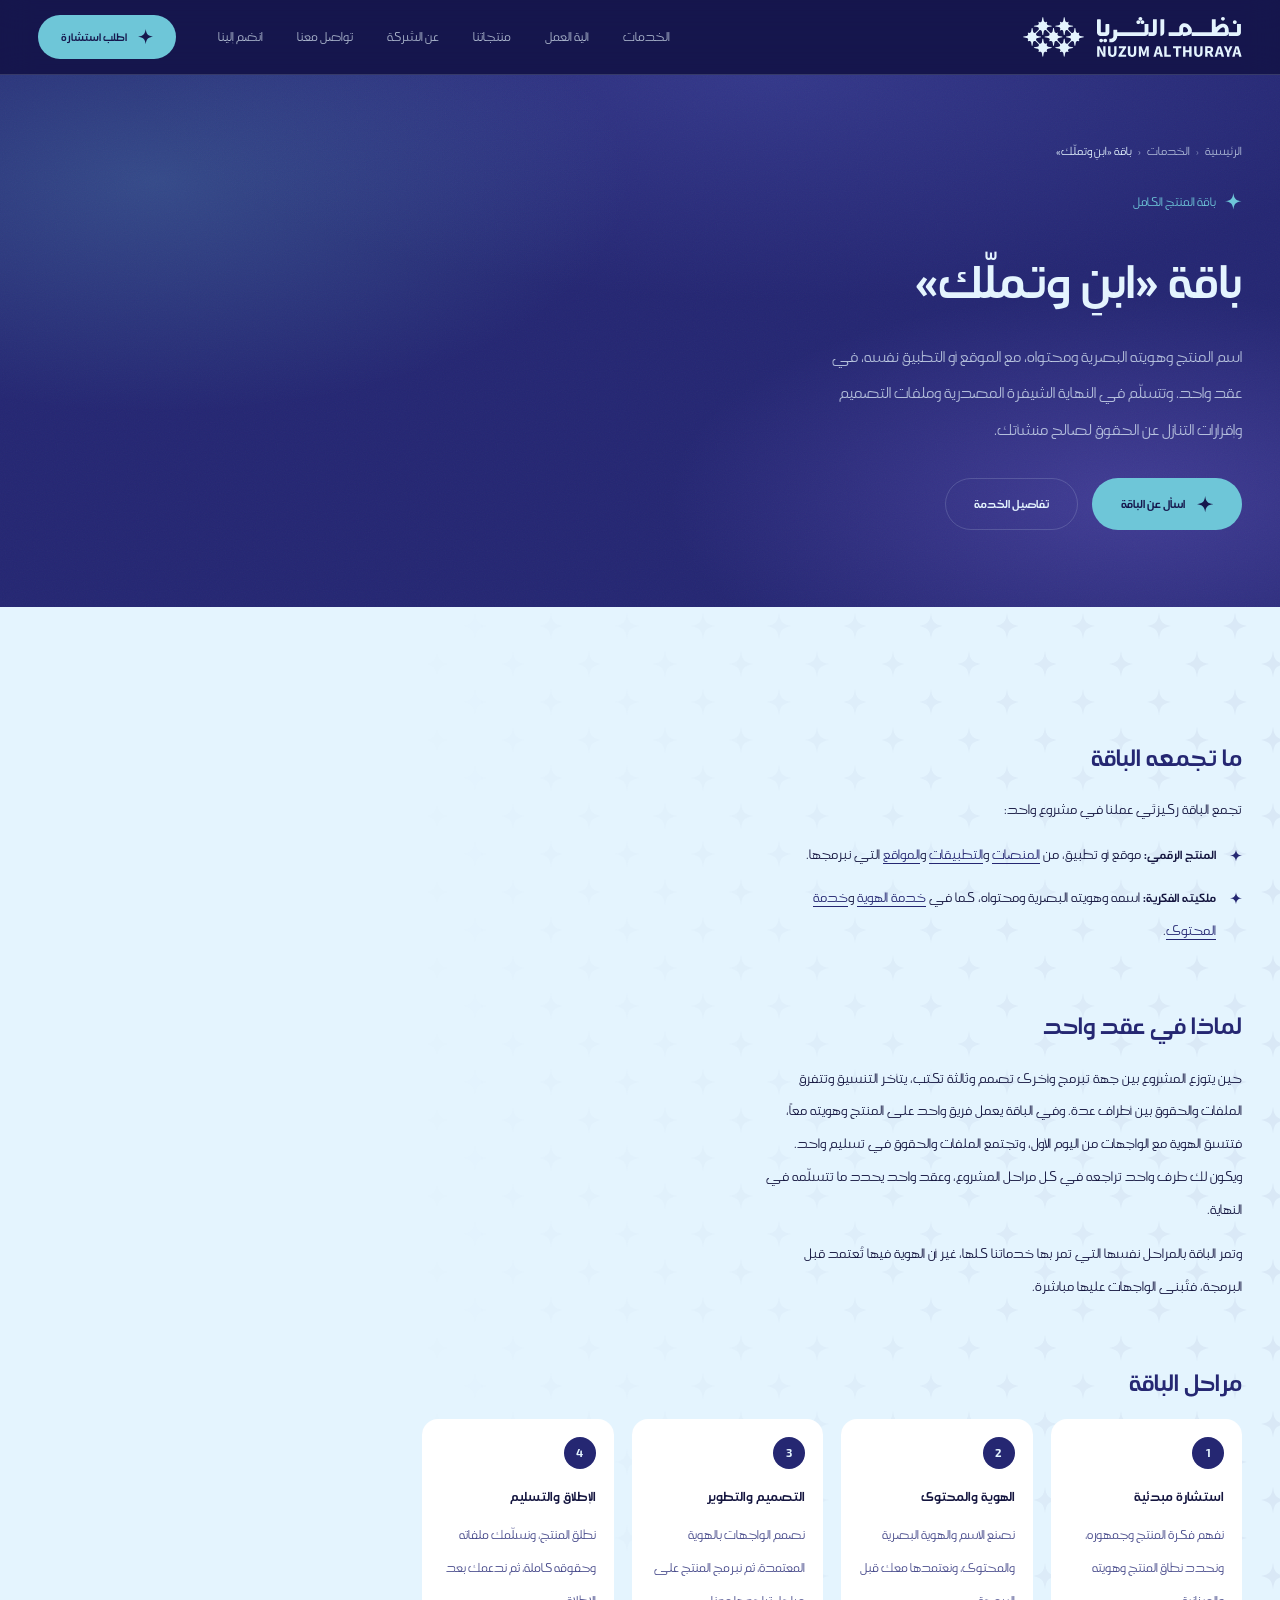
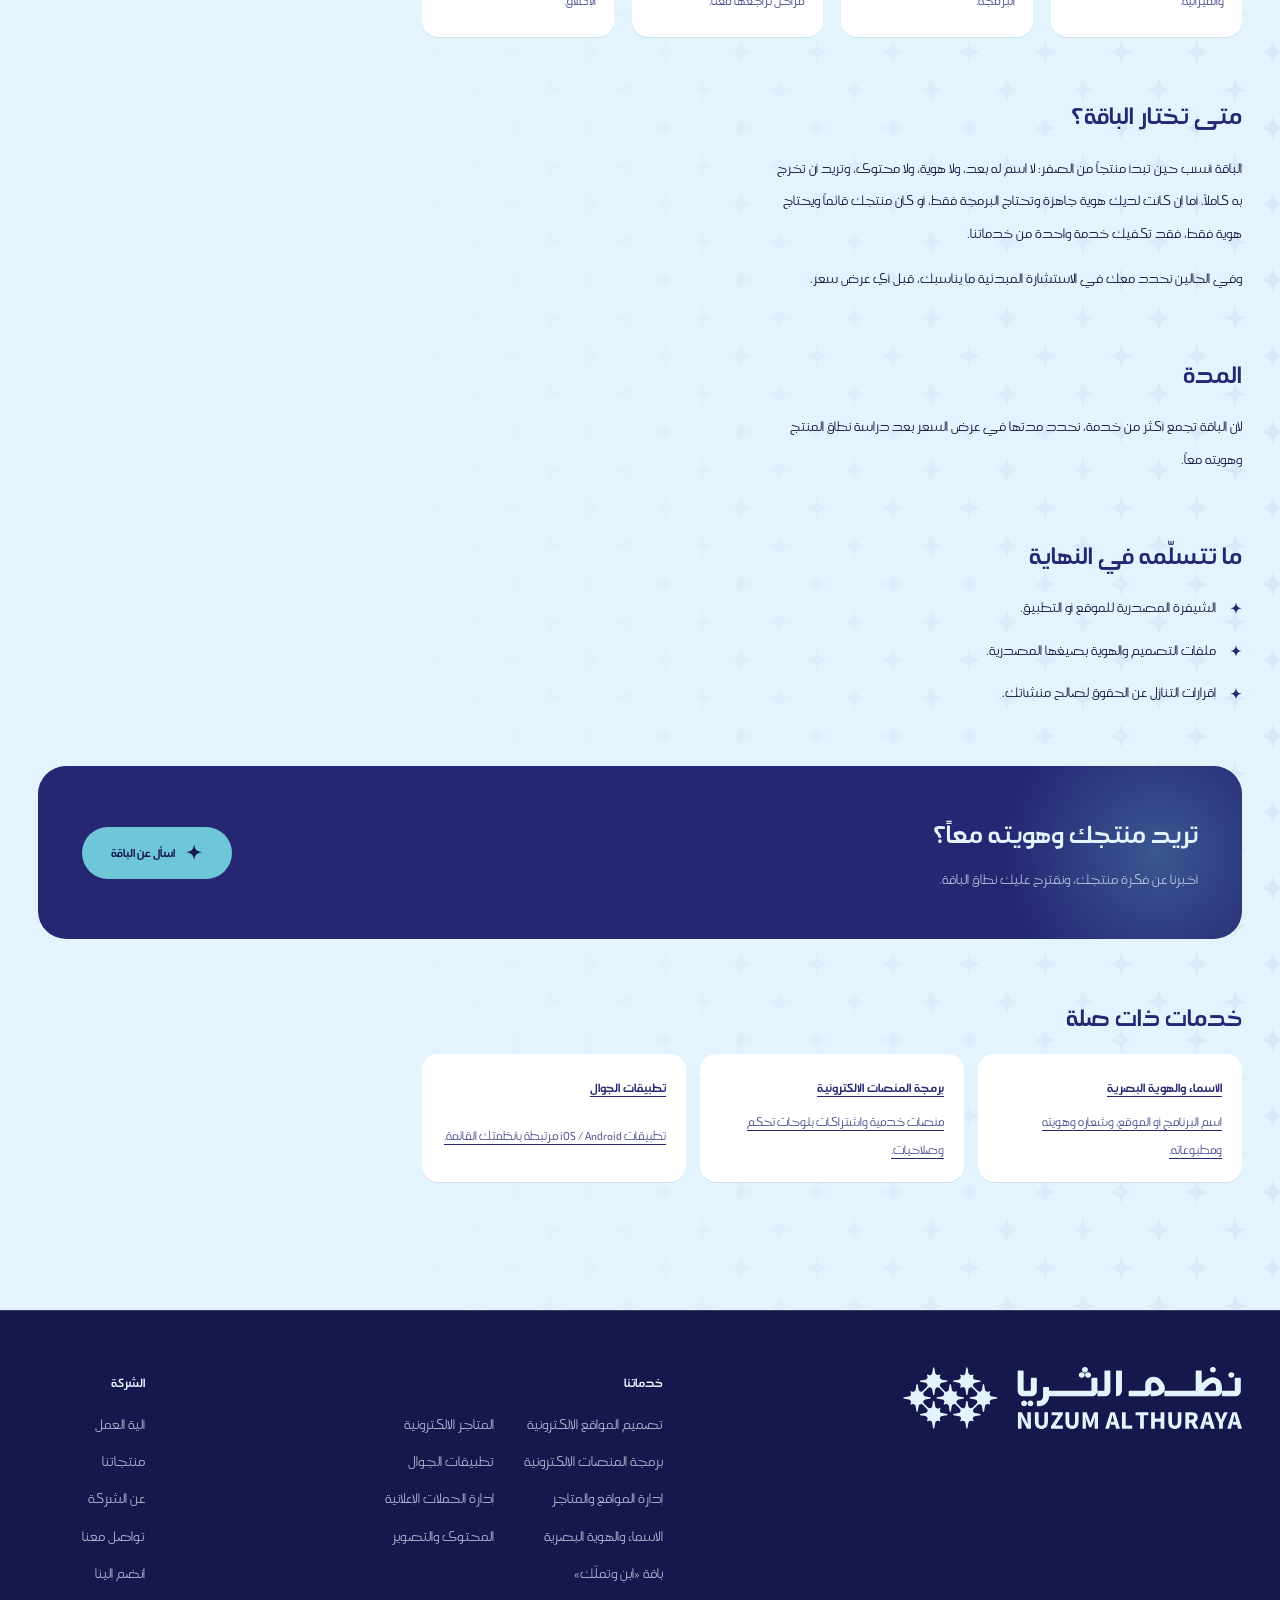
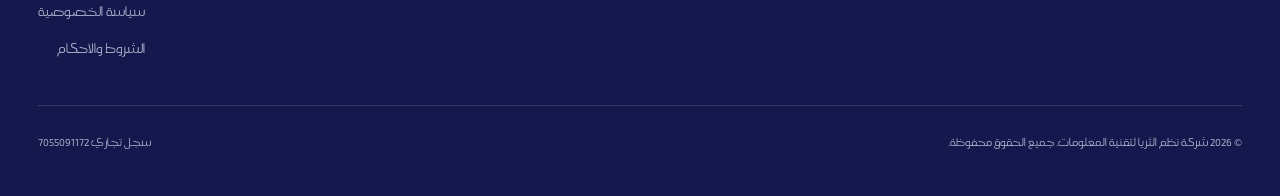
<file: services/build-and-own/index.html>
<!doctype html>
<html lang="ar" dir="rtl">
<head>
<meta charset="utf-8">
<meta name="viewport" content="width=device-width,initial-scale=1,viewport-fit=cover">
<meta http-equiv="Content-Security-Policy" content="default-src 'self'; script-src 'self'; style-src 'self'; font-src 'self'; img-src 'self' data:; connect-src https://formspree.io; form-action https://formspree.io; object-src 'none'; base-uri 'self'">
<meta name="referrer" content="strict-origin-when-cross-origin">
<title>باقة «ابنِ وتملّك»: المنتج وهويته في عقد واحد | نظم الثريا</title>
<meta name="description" content="باقة «ابنِ وتملّك»: اسم المنتج وهويته البصرية ومحتواه مع الموقع أو التطبيق نفسه في عقد واحد، وتتسلم الشيفرة المصدرية وإقرارات التنازل.">
<meta name="theme-color" content="#16174d">
<link rel="canonical" href="https://nuzumalthuraya.com/services/build-and-own/">
<meta property="og:type" content="website">
<meta property="og:site_name" content="نظم الثريا">
<meta property="og:locale" content="ar_SA">
<meta property="og:url" content="https://nuzumalthuraya.com/services/build-and-own/">
<meta property="og:title" content="باقة «ابنِ وتملّك»: المنتج وهويته في عقد واحد | نظم الثريا">
<meta property="og:description" content="باقة «ابنِ وتملّك»: اسم المنتج وهويته البصرية ومحتواه مع الموقع أو التطبيق نفسه في عقد واحد، وتتسلم الشيفرة المصدرية وإقرارات التنازل.">
<meta property="og:image" content="https://nuzumalthuraya.com/og-image.png">
<meta property="og:image:width" content="1200">
<meta property="og:image:height" content="630">
<meta name="twitter:card" content="summary_large_image">
<meta name="twitter:title" content="باقة «ابنِ وتملّك»: المنتج وهويته في عقد واحد | نظم الثريا">
<meta name="twitter:description" content="باقة «ابنِ وتملّك»: اسم المنتج وهويته البصرية ومحتواه مع الموقع أو التطبيق نفسه في عقد واحد، وتتسلم الشيفرة المصدرية وإقرارات التنازل.">
<meta name="twitter:image" content="https://nuzumalthuraya.com/og-image.png">
<link rel="icon" href="/favicon.ico" sizes="48x48">
<link rel="icon" href="/favicon.svg" type="image/svg+xml">
<link rel="icon" href="/favicon-96.png" type="image/png" sizes="96x96">
<link rel="icon" href="/favicon-192.png" type="image/png" sizes="192x192">
<link rel="apple-touch-icon" href="/apple-touch-icon.png">
<link rel="preload" href="/fonts/AraHamah1964-Regular.woff2" as="font" type="font/woff2" crossorigin>
<link rel="preload" href="/fonts/AraHamah1964-Bold.woff2" as="font" type="font/woff2" crossorigin>
<link rel="stylesheet" href="/style.css">
<script type="application/ld+json">
{
  "@context": "https://schema.org",
  "@type": "Service",
  "name": "باقة «ابنِ وتملّك»",
  "serviceType": "باقة «ابنِ وتملّك»",
  "description": "باقة «ابنِ وتملّك»: اسم المنتج وهويته البصرية ومحتواه مع الموقع أو التطبيق نفسه في عقد واحد، وتتسلم الشيفرة المصدرية وإقرارات التنازل.",
  "url": "https://nuzumalthuraya.com/services/build-and-own/",
  "areaServed": "SA",
  "provider": {
    "@type": "ProfessionalService",
    "@id": "https://nuzumalthuraya.com/#organization",
    "name": "نظم الثريا لتقنية المعلومات",
    "url": "https://nuzumalthuraya.com/"
  }
}
</script>
<script type="application/ld+json">
{
  "@context": "https://schema.org",
  "@type": "BreadcrumbList",
  "itemListElement": [
    {
      "@type": "ListItem",
      "position": 1,
      "name": "الرئيسية",
      "item": "https://nuzumalthuraya.com/"
    },
    {
      "@type": "ListItem",
      "position": 2,
      "name": "باقة «ابنِ وتملّك»",
      "item": "https://nuzumalthuraya.com/services/build-and-own/"
    }
  ]
}
</script>
</head>
<body>
<!-- بداية الترويسة المشتركة (متطابقة حرفياً في كل الصفحات) -->
<svg width="0" height="0" class="sprite" aria-hidden="true" focusable="false">
  <defs>
    <symbol id="star" viewBox="-1 -1 2 2"><path d="M0-1C.09-.3.3-.09 1 0 .3.09.09.3 0 1-.09.3-.3.09-1 0-.3-.09-.09-.3 0-1Z"/></symbol>
    <symbol id="arrow" viewBox="0 0 24 24"><path d="M20 11H7.8l5.6-5.6L12 4 4 12l8 8 1.4-1.4L7.8 13H20z"/></symbol>
    <symbol id="logo-h" viewBox="766 649 372 68"><path fill="currentColor" d="M 868.859375 683.589844 L 863.4375 684.519531 C 861.285156 684.886719 860.253906 687.367188 861.515625 689.152344 C 861.972656 689.804688 861.175781 690.601562 860.53125 690.140625 C 860.003906 689.761719 859.40625 689.59375 858.820312 689.59375 C 857.453125 689.59375 856.148438 690.550781 855.890625 692.066406 L 854.960938 697.484375 C 854.832031 698.265625 853.703125 698.265625 853.570312 697.484375 L 852.640625 692.058594 C 852.570312 691.636719 852.417969 691.261719 852.207031 690.9375 C 851.25 689.460938 849.121094 689.351562 847.878906 690.601562 L 843.679688 694.824219 C 842.835938 695.675781 842.5625 696.984375 843.117188 698.039062 C 843.523438 698.808594 844.261719 699.40625 845.242188 699.574219 L 850.664062 700.503906 C 851.449219 700.636719 851.449219 701.761719 850.664062 701.894531 L 844.761719 702.902344 C 842.613281 703.269531 841.773438 705.914062 843.324219 707.464844 C 843.78125 708.109375 842.984375 708.90625 842.335938 708.445312 C 841.804688 708.074219 841.214844 707.898438 840.628906 707.898438 C 839.261719 707.898438 837.960938 708.855469 837.699219 710.371094 L 836.769531 715.792969 C 836.632812 716.578125 835.511719 716.578125 835.378906 715.792969 L 834.453125 710.371094 C 834.082031 708.21875 831.59375 707.1875 829.804688 708.445312 C 829.617188 708.578125 829.382812 708.625 829.167969 708.546875 C 828.96875 708.472656 828.808594 708.3125 828.734375 708.117188 C 828.652344 707.90625 828.683594 707.652344 828.816406 707.472656 C 828.851562 707.425781 828.902344 707.386719 828.941406 707.34375 C 828.980469 707.300781 829.015625 707.261719 829.054688 707.214844 C 829.125 707.128906 829.191406 707.042969 829.25 706.949219 C 829.363281 706.769531 829.457031 706.574219 829.523438 706.375 C 829.589844 706.179688 829.628906 705.976562 829.644531 705.773438 C 829.664062 705.570312 829.65625 705.363281 829.628906 705.164062 C 829.597656 704.964844 829.546875 704.769531 829.476562 704.578125 C 829.40625 704.390625 829.308594 704.210938 829.199219 704.039062 C 829.085938 703.871094 828.949219 703.714844 828.800781 703.574219 C 828.644531 703.433594 828.476562 703.308594 828.292969 703.207031 C 828.097656 703.101562 827.894531 703.023438 827.679688 702.964844 C 827.601562 702.945312 827.519531 702.929688 827.441406 702.914062 L 821.480469 701.894531 C 820.695312 701.761719 820.695312 700.636719 821.480469 700.503906 L 826.90625 699.574219 C 827.011719 699.558594 827.117188 699.53125 827.21875 699.503906 C 829.285156 698.917969 829.859375 696.230469 828.34375 694.703125 L 823.855469 690.183594 C 823.480469 689.804688 822.96875 689.59375 822.433594 689.59375 C 821.75 689.59375 821.082031 689.835938 820.550781 690.261719 C 820.019531 690.691406 819.628906 691.304688 819.503906 692.066406 L 818.574219 697.484375 C 818.441406 698.265625 817.3125 698.265625 817.183594 697.484375 L 816.253906 692.058594 C 815.886719 689.90625 813.394531 688.875 811.613281 690.140625 C 811.480469 690.238281 811.335938 690.28125 811.203125 690.28125 C 810.683594 690.28125 810.261719 689.671875 810.632812 689.152344 C 812.214844 687.648438 811.402344 684.976562 809.246094 684.609375 L 803.285156 683.589844 C 802.5 683.457031 802.5 682.328125 803.285156 682.199219 L 808.707031 681.269531 C 810.292969 680.996094 811.269531 679.570312 811.167969 678.128906 C 811.132812 677.609375 810.878906 677.136719 810.515625 676.765625 L 805.652344 671.871094 C 805.277344 671.5 804.769531 671.289062 804.234375 671.289062 C 802.867188 671.289062 801.566406 672.246094 801.304688 673.753906 L 800.378906 679.179688 C 800.246094 679.960938 799.117188 679.960938 798.984375 679.179688 L 798.058594 673.753906 C 797.816406 672.335938 796.660156 671.40625 795.386719 671.292969 C 794.710938 671.234375 794.054688 671.527344 793.578125 672.011719 L 788.808594 676.804688 C 788.414062 677.207031 788.183594 677.753906 788.183594 678.332031 C 788.183594 679.707031 789.140625 681.011719 790.65625 681.269531 L 796.082031 682.199219 C 796.863281 682.328125 796.863281 683.457031 796.082031 683.589844 L 790.65625 684.519531 C 789.683594 684.679688 788.941406 685.277344 788.539062 686.042969 C 787.972656 687.105469 788.257812 688.421875 789.105469 689.273438 L 793.246094 693.4375 C 794.734375 694.933594 797.386719 694.398438 797.976562 692.371094 C 798.007812 692.257812 798.039062 692.144531 798.058594 692.027344 L 798.984375 686.605469 C 799.117188 685.820312 800.246094 685.820312 800.378906 686.605469 L 801.304688 692.027344 C 801.671875 694.179688 804.164062 695.210938 805.949219 693.949219 C 806.082031 693.855469 806.21875 693.8125 806.351562 693.8125 C 806.871094 693.8125 807.292969 694.421875 806.929688 694.941406 C 805.671875 696.71875 806.699219 699.207031 808.851562 699.574219 L 814.277344 700.503906 C 815.058594 700.636719 815.058594 701.761719 814.277344 701.894531 L 808.851562 702.824219 C 806.71875 703.191406 805.6875 705.640625 806.898438 707.421875 C 806.984375 707.546875 807.039062 707.683594 807.039062 707.839844 C 807.039062 708.234375 806.714844 708.554688 806.3125 708.554688 C 806.195312 708.554688 806.074219 708.519531 805.96875 708.460938 C 805.914062 708.429688 805.863281 708.390625 805.8125 708.351562 C 805.757812 708.3125 805.699219 708.289062 805.640625 708.253906 C 805.191406 708.011719 804.710938 707.898438 804.242188 707.898438 C 802.867188 707.898438 801.566406 708.855469 801.304688 710.371094 L 800.378906 715.792969 C 800.246094 716.578125 799.117188 716.578125 798.984375 715.792969 C 798.984375 715.792969 798.0625 710.386719 798.058594 710.371094 C 798.007812 710.082031 797.917969 709.796875 797.785156 709.53125 C 797.660156 709.277344 797.496094 709.042969 797.304688 708.839844 C 797.117188 708.640625 796.898438 708.464844 796.664062 708.328125 C 796.429688 708.1875 796.175781 708.078125 795.917969 708.007812 C 795.652344 707.933594 795.375 707.898438 795.101562 707.898438 C 794.820312 707.90625 794.542969 707.945312 794.269531 708.027344 C 793.988281 708.117188 793.722656 708.242188 793.476562 708.40625 C 793.347656 708.488281 793.199219 708.542969 793.046875 708.542969 C 792.65625 708.542969 792.332031 708.222656 792.332031 707.824219 C 792.332031 707.734375 792.347656 707.644531 792.382812 707.5625 C 792.421875 707.476562 792.476562 707.40625 792.523438 707.332031 C 792.601562 707.207031 792.675781 707.074219 792.734375 706.933594 C 792.847656 706.675781 792.925781 706.398438 792.957031 706.113281 C 792.996094 705.84375 792.988281 705.558594 792.945312 705.289062 C 792.902344 705.019531 792.820312 704.753906 792.703125 704.503906 C 792.589844 704.257812 792.4375 704.023438 792.265625 703.8125 C 792.085938 703.601562 791.875 703.414062 791.636719 703.265625 C 791.394531 703.105469 791.125 702.980469 790.847656 702.902344 C 790.738281 702.871094 790.625 702.84375 790.511719 702.824219 L 785.085938 701.894531 C 784.300781 701.761719 784.300781 700.636719 785.085938 700.503906 L 790.511719 699.574219 C 792.101562 699.296875 793.085938 697.863281 792.96875 696.414062 C 792.925781 695.910156 792.679688 695.441406 792.320312 695.070312 L 787.457031 690.183594 C 787.082031 689.804688 786.574219 689.59375 786.042969 689.59375 C 785.355469 689.59375 784.6875 689.835938 784.164062 690.261719 C 783.632812 690.691406 783.242188 691.304688 783.109375 692.066406 L 782.1875 697.484375 C 782.046875 698.265625 780.925781 698.265625 780.789062 697.484375 L 779.867188 692.058594 C 779.5 689.917969 777.035156 688.886719 775.25 690.125 C 775.238281 690.128906 775.230469 690.136719 775.21875 690.140625 C 775.109375 690.214844 774.984375 690.25 774.84375 690.25 C 774.449219 690.25 774.128906 689.925781 774.128906 689.527344 C 774.128906 689.46875 774.132812 689.402344 774.152344 689.339844 C 774.171875 689.28125 774.195312 689.226562 774.234375 689.152344 C 774.25 689.136719 774.265625 689.109375 774.277344 689.09375 C 775.484375 687.316406 774.449219 684.878906 772.320312 684.519531 L 766.894531 683.589844 C 766.109375 683.457031 766.109375 682.328125 766.894531 682.199219 L 772.3125 681.269531 C 774.472656 680.902344 775.503906 678.414062 774.234375 676.628906 C 774.140625 676.496094 774.097656 676.351562 774.097656 676.21875 C 774.097656 675.699219 774.707031 675.277344 775.222656 675.644531 C 777.007812 676.90625 779.5 675.875 779.867188 673.722656 L 780.789062 668.296875 C 780.925781 667.515625 782.046875 667.515625 782.1875 668.296875 L 783.109375 673.722656 C 783.339844 675.035156 784.351562 675.933594 785.511719 676.140625 C 786.28125 676.285156 787.0625 675.996094 787.609375 675.441406 L 792.347656 670.679688 C 792.753906 670.277344 792.980469 669.726562 792.980469 669.140625 C 792.980469 667.769531 792.023438 666.464844 790.511719 666.207031 L 785.085938 665.277344 C 784.300781 665.144531 784.300781 664.023438 785.085938 663.886719 L 790.511719 662.957031 C 792.664062 662.589844 793.691406 660.105469 792.433594 658.324219 C 792.335938 658.191406 792.296875 658.046875 792.296875 657.914062 C 792.296875 657.394531 792.898438 656.972656 793.421875 657.339844 C 794.964844 658.882812 797.605469 658.039062 797.976562 655.886719 L 798.984375 649.992188 C 799.117188 649.207031 800.246094 649.207031 800.378906 649.992188 L 801.304688 655.417969 C 801.671875 657.570312 804.164062 658.601562 805.949219 657.335938 C 806.589844 656.875 807.386719 657.671875 806.929688 658.324219 C 806.554688 658.851562 806.382812 659.445312 806.382812 660.027344 C 806.382812 661.398438 807.339844 662.699219 808.851562 662.957031 L 814.277344 663.886719 C 815.058594 664.023438 815.058594 665.144531 814.277344 665.277344 L 808.851562 666.207031 C 807.265625 666.476562 806.289062 667.902344 806.394531 669.347656 C 806.429688 669.859375 806.683594 670.34375 807.042969 670.707031 L 811.8125 675.507812 C 812.261719 675.957031 812.882812 676.230469 813.523438 676.1875 C 814.8125 676.097656 816.011719 675.164062 816.253906 673.722656 L 817.183594 668.296875 C 817.3125 667.515625 818.441406 667.515625 818.574219 668.296875 L 819.503906 673.722656 C 819.871094 675.875 822.359375 676.90625 824.136719 675.644531 C 824.269531 675.546875 824.414062 675.507812 824.546875 675.507812 C 825.066406 675.507812 825.488281 676.117188 825.125 676.628906 C 824.753906 677.160156 824.578125 677.753906 824.578125 678.332031 C 824.578125 679.707031 825.535156 681.011719 827.050781 681.269531 L 832.46875 682.199219 C 833.253906 682.328125 833.253906 683.457031 832.46875 683.589844 L 827.042969 684.519531 C 826.078125 684.679688 825.335938 685.277344 824.925781 686.042969 C 824.367188 687.105469 824.644531 688.417969 825.488281 689.269531 L 829.640625 693.445312 C 831.140625 694.957031 833.8125 694.386719 834.382812 692.335938 C 834.410156 692.234375 834.433594 692.128906 834.453125 692.027344 L 835.378906 686.605469 C 835.511719 685.820312 836.632812 685.820312 836.769531 686.605469 L 837.699219 692.027344 C 837.777344 692.5 837.960938 692.914062 838.210938 693.265625 C 839.207031 694.644531 841.265625 694.6875 842.46875 693.480469 L 846.648438 689.273438 C 847.496094 688.417969 847.777344 687.105469 847.214844 686.042969 C 846.808594 685.277344 846.066406 684.679688 845.09375 684.519531 L 839.671875 683.589844 C 838.886719 683.457031 838.886719 682.328125 839.671875 682.199219 L 845.09375 681.269531 C 846.6875 680.996094 847.664062 679.570312 847.554688 678.121094 C 847.519531 677.605469 847.265625 677.128906 846.898438 676.761719 L 842.039062 671.871094 C 841.667969 671.5 841.160156 671.289062 840.625 671.289062 C 839.253906 671.289062 837.960938 672.246094 837.699219 673.753906 L 836.769531 679.179688 C 836.632812 679.960938 835.511719 679.960938 835.378906 679.179688 L 834.359375 673.21875 C 833.992188 671.058594 831.316406 670.246094 829.804688 671.835938 C 829.160156 672.292969 828.363281 671.5 828.828125 670.847656 C 830.085938 669.0625 829.054688 666.574219 826.90625 666.207031 L 821.480469 665.277344 C 820.695312 665.144531 820.695312 664.023438 821.480469 663.886719 L 826.90625 662.957031 C 829.054688 662.589844 830.085938 660.105469 828.820312 658.324219 C 828.722656 658.191406 828.683594 658.046875 828.683594 657.914062 C 828.683594 657.394531 829.292969 656.972656 829.808594 657.339844 C 831.351562 658.882812 834 658.046875 834.375 655.886719 L 835.378906 649.992188 C 835.511719 649.207031 836.632812 649.207031 836.769531 649.992188 L 837.699219 655.417969 C 838.066406 657.570312 840.550781 658.601562 842.335938 657.335938 C 842.984375 656.875 843.78125 657.671875 843.316406 658.324219 C 842.058594 660.105469 843.089844 662.589844 845.242188 662.957031 L 850.664062 663.886719 C 851.449219 664.023438 851.449219 665.144531 850.664062 665.277344 L 845.242188 666.207031 C 844.277344 666.371094 843.535156 666.964844 843.125 667.730469 C 842.558594 668.792969 842.839844 670.105469 843.683594 670.960938 L 847.875 675.175781 C 849.074219 676.378906 851.132812 676.339844 852.128906 674.957031 C 852.382812 674.609375 852.5625 674.195312 852.640625 673.722656 L 853.570312 668.296875 C 853.703125 667.515625 854.832031 667.515625 854.960938 668.296875 L 855.890625 673.722656 C 856.257812 675.875 858.75 676.90625 860.53125 675.644531 C 860.664062 675.546875 860.800781 675.507812 860.933594 675.507812 C 861.453125 675.507812 861.875 676.117188 861.515625 676.628906 C 861.140625 677.160156 860.964844 677.753906 860.964844 678.332031 C 860.964844 679.707031 861.925781 681.011719 863.4375 681.269531 L 868.859375 682.199219 C 869.644531 682.328125 869.644531 683.457031 868.859375 683.589844 "/><path fill="currentColor" d="M 911.625 660.808594 C 912.253906 660.808594 912.765625 661.292969 912.765625 661.890625 L 912.765625 675.285156 C 912.765625 676.953125 912.136719 678.339844 910.886719 679.460938 C 909.632812 680.578125 908.160156 681.140625 906.472656 681.140625 L 897.996094 681.140625 C 896.3125 681.140625 894.855469 680.578125 893.617188 679.460938 C 892.382812 678.339844 891.765625 676.953125 891.765625 675.285156 L 891.765625 653.957031 C 891.765625 653.363281 892.273438 652.878906 892.902344 652.878906 L 897.136719 652.878906 C 897.769531 652.878906 898.277344 653.363281 898.277344 653.957031 L 898.277344 673.886719 C 898.277344 674.484375 898.789062 674.964844 899.417969 674.964844 L 905.058594 674.964844 C 905.6875 674.964844 906.195312 674.484375 906.195312 673.886719 L 906.195312 661.890625 C 906.195312 661.292969 906.707031 660.808594 907.339844 660.808594 Z M 911.625 660.808594 "/><path fill="currentColor" d="M 993.457031 653.503906 L 993.457031 675.289062 C 993.457031 676.945312 992.839844 678.347656 991.605469 679.464844 C 990.375 680.582031 988.910156 681.144531 987.226562 681.144531 L 979.917969 681.144531 C 979.546875 681.144531 979.25 680.863281 979.25 680.503906 L 979.25 675.289062 C 979.25 676.945312 978.636719 678.347656 977.375 679.464844 C 976.117188 680.582031 974.652344 681.144531 972.972656 681.144531 L 926.820312 681.144531 C 926.488281 681.144531 926.203125 681.402344 926.191406 681.722656 C 926.0625 684.394531 925.023438 686.734375 923.097656 688.777344 C 921.015625 690.957031 918.34375 692.050781 915.09375 692.050781 L 913.398438 692.050781 C 913.050781 692.050781 912.769531 691.78125 912.769531 691.445312 L 912.769531 686.527344 C 912.769531 686.195312 913.050781 685.925781 913.398438 685.925781 L 915.09375 685.925781 C 916.402344 685.925781 917.484375 685.488281 918.34375 684.625 C 919.203125 683.753906 919.640625 682.585938 919.640625 681.144531 L 919.640625 671.472656 C 919.640625 671.140625 919.925781 670.871094 920.269531 670.871094 L 925.574219 670.871094 C 925.921875 670.871094 926.203125 671.140625 926.203125 671.472656 L 926.203125 674.363281 C 926.203125 674.699219 926.488281 674.96875 926.847656 674.96875 L 972.058594 674.96875 C 972.40625 674.96875 972.6875 674.699219 972.6875 674.375 L 972.6875 661.402344 C 972.6875 661.070312 972.972656 660.8125 973.304688 660.8125 L 978.636719 660.8125 C 978.96875 660.8125 979.25 661.070312 979.25 661.402344 L 979.25 674.96875 L 986.277344 674.96875 C 986.648438 674.96875 986.945312 674.683594 986.945312 674.339844 L 986.945312 653.503906 C 986.945312 653.15625 987.242188 652.875 987.613281 652.875 L 992.789062 652.875 C 993.160156 652.875 993.457031 653.15625 993.457031 653.503906 "/><path fill="currentColor" d="M 999.636719 653.488281 L 999.636719 680.503906 C 999.636719 680.863281 999.960938 681.140625 1000.335938 681.113281 C 1002.128906 680.988281 1003.515625 680.355469 1004.492188 679.222656 C 1005.601562 677.941406 1006.152344 676.382812 1006.152344 674.539062 L 1006.152344 653.488281 C 1006.152344 653.152344 1005.863281 652.878906 1005.507812 652.878906 L 1000.28125 652.878906 C 999.925781 652.878906 999.636719 653.152344 999.636719 653.488281 "/><path fill="currentColor" d="M 1109.222656 674.351562 C 1109.222656 674.683594 1108.925781 674.96875 1108.570312 674.96875 L 1096.671875 674.96875 C 1096.339844 674.96875 1096.148438 674.609375 1096.339844 674.339844 C 1098.714844 671.308594 1100.757812 669.199219 1102.464844 668.019531 C 1104.277344 666.761719 1105.78125 666.324219 1106.988281 666.722656 C 1107.617188 666.964844 1108.144531 667.414062 1108.582031 668.046875 C 1109.019531 668.6875 1109.222656 669.921875 1109.222656 671.769531 Z M 1045.515625 674.003906 C 1044.71875 674.644531 1043.304688 674.96875 1041.238281 674.96875 L 1038.863281 674.96875 C 1038.5 674.96875 1038.207031 674.683594 1038.207031 674.351562 L 1038.207031 668.261719 C 1038.207031 667.441406 1038.453125 666.863281 1038.941406 666.503906 C 1039.425781 666.117188 1040.121094 665.925781 1041.042969 665.925781 C 1041.957031 665.925781 1042.765625 666.257812 1043.488281 666.925781 C 1044.796875 668.238281 1045.65625 669.355469 1046.066406 670.253906 C 1046.480469 671.167969 1046.683594 671.820312 1046.683594 672.257812 C 1046.683594 672.785156 1046.296875 673.363281 1045.515625 674.003906 M 1135.824219 660.8125 L 1130.53125 660.8125 C 1130.171875 660.8125 1129.890625 661.082031 1129.890625 661.402344 L 1129.890625 674.363281 C 1129.890625 674.699219 1129.609375 674.96875 1129.257812 674.96875 L 1115.851562 674.96875 L 1115.746094 671.667969 C 1115.695312 669.214844 1115.183594 667.042969 1114.195312 665.140625 C 1113.203125 663.253906 1111.601562 661.855469 1109.390625 660.96875 C 1106.960938 660.121094 1104.703125 660.03125 1102.632812 660.734375 C 1100.550781 661.417969 1098.625 662.574219 1096.839844 664.164062 C 1096.121094 664.808594 1095.429688 665.476562 1094.761719 666.183594 C 1094.347656 666.605469 1093.617188 666.335938 1093.617188 665.769531 L 1093.617188 653.492188 C 1093.617188 653.15625 1093.324219 652.875 1092.960938 652.875 L 1087.695312 652.875 C 1087.335938 652.875 1087.039062 653.15625 1087.039062 653.492188 L 1087.039062 674.351562 C 1087.039062 674.683594 1086.746094 674.96875 1086.386719 674.96875 L 1052.757812 674.96875 C 1053.054688 674.132812 1053.195312 673.207031 1053.195312 672.191406 C 1053.195312 669.148438 1051.527344 665.988281 1048.199219 662.726562 C 1046.296875 660.8125 1043.972656 659.800781 1041.238281 659.683594 C 1038.515625 659.582031 1036.203125 660.375 1034.339844 662.085938 C 1032.570312 663.652344 1031.695312 665.667969 1031.695312 668.148438 L 1031.695312 674.351562 C 1031.695312 674.683594 1031.398438 674.96875 1031.039062 674.96875 L 1014.175781 674.96875 C 1013.816406 674.96875 1013.535156 675.238281 1013.535156 675.585938 L 1013.535156 680.515625 C 1013.535156 680.863281 1013.816406 681.144531 1014.175781 681.144531 L 1031.914062 681.144531 C 1033.261719 681.144531 1034.429688 680.824219 1035.394531 680.207031 C 1036.371094 679.59375 1037.101562 678.78125 1037.589844 677.78125 L 1037.589844 680.515625 C 1037.589844 680.863281 1037.886719 681.144531 1038.246094 681.144531 L 1041.238281 681.144531 C 1042.996094 681.144531 1044.808594 680.835938 1046.660156 680.234375 C 1048.507812 679.628906 1050.0625 678.667969 1051.320312 677.355469 C 1051.925781 676.726562 1052.375 675.996094 1052.683594 675.171875 L 1052.683594 680.542969 C 1052.683594 680.875 1052.964844 681.144531 1053.3125 681.144531 L 1109.621094 681.144531 C 1111.34375 681.144531 1112.820312 680.554688 1114.050781 679.410156 C 1114.976562 678.550781 1115.542969 677.550781 1115.746094 676.40625 L 1115.746094 680.515625 C 1115.746094 680.863281 1116.042969 681.144531 1116.402344 681.144531 L 1130.171875 681.144531 C 1131.867188 681.144531 1133.332031 680.582031 1134.578125 679.464844 C 1135.398438 678.730469 1135.953125 677.882812 1136.234375 676.921875 C 1136.390625 676.40625 1136.464844 675.867188 1136.464844 675.289062 L 1136.464844 661.402344 C 1136.464844 661.082031 1136.183594 660.8125 1135.824219 660.8125 "/><path fill="currentColor" d="M 1108.59375 650.308594 C 1108.484375 650.160156 1108.359375 650.023438 1108.214844 649.886719 C 1107.578125 649.285156 1106.808594 648.984375 1105.914062 648.984375 C 1105.015625 648.984375 1104.246094 649.285156 1103.609375 649.886719 C 1103.464844 650.023438 1103.339844 650.160156 1103.230469 650.308594 C 1102.847656 650.820312 1102.65625 651.402344 1102.65625 652.066406 C 1102.65625 652.921875 1102.972656 653.644531 1103.609375 654.253906 C 1104.246094 654.851562 1105.015625 655.15625 1105.914062 655.15625 C 1106.808594 655.15625 1107.578125 654.851562 1108.214844 654.253906 C 1108.851562 653.644531 1109.167969 652.921875 1109.167969 652.066406 C 1109.167969 651.402344 1108.976562 650.820312 1108.59375 650.308594 "/><path fill="currentColor" d="M 964.734375 655.964844 C 964.628906 655.816406 964.503906 655.679688 964.355469 655.542969 C 963.71875 654.941406 962.953125 654.640625 962.058594 654.640625 C 961.15625 654.640625 960.386719 654.941406 959.753906 655.542969 C 959.609375 655.679688 959.480469 655.816406 959.375 655.964844 C 958.992188 656.476562 958.796875 657.058594 958.796875 657.722656 C 958.796875 658.578125 959.117188 659.296875 959.753906 659.90625 C 960.386719 660.503906 961.15625 660.8125 962.058594 660.8125 C 962.953125 660.8125 963.71875 660.503906 964.355469 659.90625 C 964.996094 659.296875 965.3125 658.578125 965.3125 657.722656 C 965.3125 657.058594 965.121094 656.476562 964.734375 655.964844 "/><path fill="currentColor" d="M 971.671875 655.964844 C 971.5625 655.816406 971.4375 655.679688 971.292969 655.542969 C 970.65625 654.941406 969.890625 654.640625 968.992188 654.640625 C 968.09375 654.640625 967.324219 654.941406 966.6875 655.542969 C 966.542969 655.679688 966.417969 655.816406 966.308594 655.964844 C 965.925781 656.476562 965.734375 657.058594 965.734375 657.722656 C 965.734375 658.578125 966.050781 659.296875 966.6875 659.90625 C 967.324219 660.503906 968.09375 660.8125 968.992188 660.8125 C 969.890625 660.8125 970.65625 660.503906 971.292969 659.90625 C 971.929688 659.296875 972.246094 658.578125 972.246094 657.722656 C 972.246094 657.058594 972.054688 656.476562 971.671875 655.964844 "/><path fill="currentColor" d="M 968.234375 650.359375 C 968.125 650.210938 968 650.074219 967.855469 649.9375 C 967.21875 649.335938 966.449219 649.035156 965.554688 649.035156 C 964.65625 649.035156 963.886719 649.335938 963.25 649.9375 C 963.105469 650.074219 962.980469 650.210938 962.871094 650.359375 C 962.488281 650.871094 962.296875 651.453125 962.296875 652.117188 C 962.296875 652.972656 962.613281 653.695312 963.25 654.304688 C 963.886719 654.902344 964.65625 655.207031 965.554688 655.207031 C 966.449219 655.207031 967.21875 654.902344 967.855469 654.304688 C 968.492188 653.695312 968.808594 652.972656 968.808594 652.117188 C 968.808594 651.453125 968.617188 650.871094 968.234375 650.359375 "/><path fill="currentColor" d="M 901.496094 687.199219 C 901.386719 687.050781 901.261719 686.914062 901.117188 686.777344 C 900.480469 686.175781 899.714844 685.875 898.816406 685.875 C 897.917969 685.875 897.148438 686.175781 896.511719 686.777344 C 896.367188 686.914062 896.242188 687.050781 896.136719 687.199219 C 895.75 687.710938 895.558594 688.292969 895.558594 688.957031 C 895.558594 689.8125 895.875 690.535156 896.511719 691.144531 C 897.148438 691.738281 897.917969 692.046875 898.816406 692.046875 C 899.714844 692.046875 900.480469 691.738281 901.117188 691.144531 C 901.753906 690.535156 902.070312 689.8125 902.070312 688.957031 C 902.070312 688.292969 901.878906 687.710938 901.496094 687.199219 "/><path fill="currentColor" d="M 908.429688 687.199219 C 908.324219 687.050781 908.199219 686.914062 908.054688 686.777344 C 907.417969 686.175781 906.648438 685.875 905.753906 685.875 C 904.855469 685.875 904.085938 686.175781 903.449219 686.777344 C 903.304688 686.914062 903.179688 687.050781 903.070312 687.199219 C 902.6875 687.710938 902.496094 688.292969 902.496094 688.957031 C 902.496094 689.8125 902.8125 690.535156 903.449219 691.144531 C 904.085938 691.738281 904.855469 692.046875 905.753906 692.046875 C 906.648438 692.046875 907.417969 691.738281 908.054688 691.144531 C 908.691406 690.535156 909.007812 689.8125 909.007812 688.957031 C 909.007812 688.292969 908.816406 687.710938 908.429688 687.199219 "/><path fill="currentColor" d="M 1128.941406 656.230469 C 1128.796875 655.988281 1128.609375 655.761719 1128.378906 655.542969 C 1127.746094 654.941406 1126.976562 654.640625 1126.078125 654.640625 C 1125.179688 654.640625 1124.414062 654.941406 1123.777344 655.542969 C 1123.546875 655.761719 1123.363281 655.988281 1123.21875 656.230469 C 1122.953125 656.679688 1122.820312 657.175781 1122.820312 657.722656 C 1122.820312 658.578125 1123.140625 659.304688 1123.777344 659.90625 C 1124.414062 660.511719 1125.179688 660.8125 1126.078125 660.8125 C 1126.976562 660.8125 1127.746094 660.511719 1128.378906 659.90625 C 1129.015625 659.304688 1129.335938 658.578125 1129.335938 657.722656 C 1129.335938 657.175781 1129.203125 656.679688 1128.941406 656.230469 "/><path fill="currentColor" d="M 902.796875 698.558594 C 902.5625 698.558594 902.371094 698.75 902.371094 698.984375 L 902.371094 704.949219 C 902.371094 706.027344 902.441406 707.15625 902.570312 708.339844 C 902.703125 709.535156 902.808594 710.601562 902.871094 711.574219 L 902.769531 711.574219 L 901 707.578125 C 900.996094 707.570312 900.992188 707.558594 900.988281 707.550781 L 896.378906 698.789062 C 896.308594 698.648438 896.160156 698.558594 896.003906 698.558594 L 892.492188 698.558594 C 892.257812 698.558594 892.066406 698.75 892.066406 698.984375 L 892.066406 716.261719 C 892.066406 716.496094 892.257812 716.6875 892.492188 716.6875 L 895.53125 716.6875 C 895.769531 716.6875 895.957031 716.496094 895.957031 716.261719 L 895.957031 710.261719 C 895.957031 709.183594 895.894531 708.078125 895.777344 706.921875 C 895.65625 705.777344 895.550781 704.699219 895.457031 703.699219 L 895.566406 703.699219 L 897.332031 707.632812 C 897.335938 707.640625 897.339844 707.648438 897.34375 707.65625 L 901.953125 716.460938 C 902.027344 716.601562 902.167969 716.6875 902.328125 716.6875 L 905.851562 716.6875 C 906.085938 716.6875 906.277344 716.496094 906.277344 716.261719 L 906.277344 698.984375 C 906.277344 698.75 906.085938 698.558594 905.851562 698.558594 Z M 902.796875 698.558594 "/><path fill="currentColor" d="M 933.6875 712.601562 L 941.214844 701.136719 C 941.261719 701.066406 941.285156 700.988281 941.285156 700.90625 L 941.285156 698.976562 C 941.285156 698.746094 941.097656 698.558594 940.871094 698.558594 L 929.410156 698.558594 C 929.179688 698.558594 928.992188 698.746094 928.992188 698.976562 L 928.992188 701.589844 C 928.992188 701.820312 929.179688 702.003906 929.410156 702.003906 L 935.484375 702.003906 C 935.8125 702.003906 936.007812 702.371094 935.828125 702.644531 L 928.3125 714.113281 C 928.265625 714.179688 928.246094 714.257812 928.246094 714.339844 L 928.246094 716.273438 C 928.246094 716.503906 928.429688 716.6875 928.660156 716.6875 L 940.949219 716.6875 C 941.175781 716.6875 941.363281 716.503906 941.363281 716.273438 L 941.363281 713.65625 C 941.363281 713.429688 941.175781 713.242188 940.949219 713.242188 L 934.035156 713.242188 C 933.703125 713.242188 933.503906 712.878906 933.6875 712.601562 "/><path fill="currentColor" d="M 975.714844 698.558594 C 975.539062 698.558594 975.386719 698.671875 975.324219 698.835938 L 972.558594 706.617188 C 972.375 707.144531 972.203125 707.683594 972.042969 708.261719 C 971.886719 708.839844 971.71875 709.40625 971.53125 709.957031 L 971.429688 709.957031 C 971.242188 709.40625 971.058594 708.839844 970.890625 708.261719 C 970.730469 707.683594 970.546875 707.144531 970.363281 706.617188 L 967.542969 698.832031 C 967.484375 698.667969 967.328125 698.558594 967.152344 698.558594 L 963.386719 698.558594 C 963.160156 698.558594 962.976562 698.746094 962.976562 698.972656 L 962.976562 716.273438 C 962.976562 716.503906 963.160156 716.6875 963.386719 716.6875 L 966.230469 716.6875 C 966.457031 716.6875 966.644531 716.503906 966.644531 716.273438 L 966.644531 710.035156 C 966.644531 709.15625 966.578125 708.117188 966.445312 706.933594 C 966.3125 705.765625 966.207031 704.738281 966.117188 703.871094 L 966.222656 703.871094 L 967.667969 708.183594 L 970.15625 714.828125 C 970.21875 714.988281 970.371094 715.097656 970.542969 715.097656 L 972.21875 715.097656 C 972.390625 715.097656 972.546875 714.988281 972.605469 714.828125 L 975.097656 708.183594 L 976.570312 703.871094 L 976.671875 703.871094 C 976.582031 704.738281 976.476562 705.765625 976.34375 706.933594 C 976.210938 708.117188 976.148438 709.15625 976.148438 710.035156 L 976.148438 716.273438 C 976.148438 716.503906 976.332031 716.6875 976.558594 716.6875 L 979.46875 716.6875 C 979.695312 716.6875 979.878906 716.503906 979.878906 716.273438 L 979.878906 698.972656 C 979.878906 698.746094 979.695312 698.558594 979.46875 698.558594 Z M 975.714844 698.558594 "/><path fill="currentColor" d="M 1010.246094 712.839844 L 1010.246094 698.964844 C 1010.246094 698.742188 1010.066406 698.558594 1009.84375 698.558594 L 1006.5625 698.558594 C 1006.339844 698.558594 1006.15625 698.742188 1006.15625 698.964844 L 1006.15625 716.285156 C 1006.15625 716.507812 1006.339844 716.6875 1006.5625 716.6875 L 1017.007812 716.6875 C 1017.230469 716.6875 1017.410156 716.507812 1017.410156 716.285156 L 1017.410156 713.648438 C 1017.410156 713.425781 1017.230469 713.242188 1017.007812 713.242188 L 1010.648438 713.242188 C 1010.429688 713.242188 1010.246094 713.0625 1010.246094 712.839844 "/><path fill="currentColor" d="M 1021.066406 698.972656 L 1021.066406 701.59375 C 1021.066406 701.820312 1021.25 702.003906 1021.476562 702.003906 L 1025.636719 702.003906 C 1025.863281 702.003906 1026.046875 702.1875 1026.046875 702.414062 L 1026.046875 716.277344 C 1026.046875 716.503906 1026.230469 716.6875 1026.460938 716.6875 L 1029.75 716.6875 C 1029.976562 716.6875 1030.164062 716.503906 1030.164062 716.277344 L 1030.164062 702.414062 C 1030.164062 702.1875 1030.34375 702.003906 1030.574219 702.003906 L 1034.71875 702.003906 C 1034.949219 702.003906 1035.128906 701.820312 1035.128906 701.59375 L 1035.128906 698.972656 C 1035.128906 698.746094 1034.949219 698.558594 1034.71875 698.558594 L 1021.476562 698.558594 C 1021.25 698.558594 1021.066406 698.746094 1021.066406 698.972656 "/><path fill="currentColor" d="M 1048.488281 698.96875 L 1048.488281 705.132812 C 1048.488281 705.359375 1048.304688 705.539062 1048.082031 705.539062 L 1042.636719 705.539062 C 1042.414062 705.539062 1042.230469 705.359375 1042.230469 705.132812 L 1042.230469 698.96875 C 1042.230469 698.742188 1042.046875 698.558594 1041.824219 698.558594 L 1038.550781 698.558594 C 1038.324219 698.558594 1038.140625 698.742188 1038.140625 698.96875 L 1038.140625 716.28125 C 1038.140625 716.503906 1038.324219 716.6875 1038.550781 716.6875 L 1041.824219 716.6875 C 1042.046875 716.6875 1042.230469 716.503906 1042.230469 716.28125 L 1042.230469 709.523438 C 1042.230469 709.296875 1042.414062 709.117188 1042.636719 709.117188 L 1048.082031 709.117188 C 1048.304688 709.117188 1048.488281 709.296875 1048.488281 709.523438 L 1048.488281 716.28125 C 1048.488281 716.503906 1048.671875 716.6875 1048.894531 716.6875 L 1052.195312 716.6875 C 1052.421875 716.6875 1052.601562 716.503906 1052.601562 716.28125 L 1052.601562 698.96875 C 1052.601562 698.742188 1052.421875 698.558594 1052.195312 698.558594 L 1048.894531 698.558594 C 1048.671875 698.558594 1048.488281 698.742188 1048.488281 698.96875 "/><path fill="currentColor" d="M 1067.796875 698.558594 C 1067.570312 698.558594 1067.390625 698.742188 1067.390625 698.964844 L 1067.390625 708.707031 C 1067.390625 710.484375 1067.113281 711.730469 1066.5625 712.429688 C 1065.996094 713.140625 1065.207031 713.492188 1064.195312 713.492188 C 1063.171875 713.492188 1062.394531 713.140625 1061.855469 712.429688 C 1061.316406 711.730469 1061.054688 710.484375 1061.054688 708.707031 L 1061.054688 698.964844 C 1061.054688 698.742188 1060.871094 698.558594 1060.648438 698.558594 L 1057.34375 698.558594 C 1057.121094 698.558594 1056.941406 698.742188 1056.941406 698.964844 L 1056.941406 708.289062 C 1056.941406 711.324219 1057.558594 713.546875 1058.792969 714.9375 C 1060.042969 716.320312 1061.84375 717.015625 1064.195312 717.015625 C 1066.523438 717.015625 1068.3125 716.320312 1069.519531 714.9375 C 1070.730469 713.546875 1071.332031 711.324219 1071.332031 708.289062 L 1071.332031 698.964844 C 1071.332031 698.742188 1071.152344 698.558594 1070.929688 698.558594 Z M 1067.796875 698.558594 "/><path fill="currentColor" d="M 955.066406 698.558594 C 954.839844 698.558594 954.660156 698.742188 954.660156 698.964844 L 954.660156 708.707031 C 954.660156 710.484375 954.382812 711.730469 953.832031 712.429688 C 953.265625 713.140625 952.476562 713.492188 951.464844 713.492188 C 950.441406 713.492188 949.667969 713.140625 949.125 712.429688 C 948.585938 711.730469 948.324219 710.484375 948.324219 708.707031 L 948.324219 698.964844 C 948.324219 698.742188 948.140625 698.558594 947.917969 698.558594 L 944.617188 698.558594 C 944.390625 698.558594 944.210938 698.742188 944.210938 698.964844 L 944.210938 708.289062 C 944.210938 711.324219 944.828125 713.546875 946.0625 714.9375 C 947.3125 716.320312 949.113281 717.015625 951.464844 717.015625 C 953.792969 717.015625 955.582031 716.320312 956.789062 714.9375 C 958 713.546875 958.605469 711.324219 958.605469 708.289062 L 958.605469 698.964844 C 958.605469 698.742188 958.421875 698.558594 958.199219 698.558594 Z M 955.066406 698.558594 "/><path fill="currentColor" d="M 921.464844 698.558594 C 921.242188 698.558594 921.0625 698.742188 921.0625 698.964844 L 921.0625 708.707031 C 921.0625 710.484375 920.785156 711.730469 920.234375 712.429688 C 919.667969 713.140625 918.878906 713.492188 917.867188 713.492188 C 916.839844 713.492188 916.066406 713.140625 915.527344 712.429688 C 914.988281 711.730469 914.722656 710.484375 914.722656 708.707031 L 914.722656 698.964844 C 914.722656 698.742188 914.542969 698.558594 914.320312 698.558594 L 911.015625 698.558594 C 910.789062 698.558594 910.609375 698.742188 910.609375 698.964844 L 910.609375 708.289062 C 910.609375 711.324219 911.226562 713.546875 912.460938 714.9375 C 913.710938 716.320312 915.511719 717.015625 917.867188 717.015625 C 920.191406 717.015625 921.980469 716.320312 923.191406 714.9375 C 924.398438 713.546875 925.003906 711.324219 925.003906 708.289062 L 925.003906 698.964844 C 925.003906 698.742188 924.820312 698.558594 924.597656 698.558594 Z M 921.464844 698.558594 "/><path fill="currentColor" d="M 1081.902344 706.894531 L 1080.171875 706.894531 C 1079.960938 706.894531 1079.789062 706.722656 1079.789062 706.507812 L 1079.789062 702.195312 C 1079.789062 701.980469 1079.960938 701.808594 1080.171875 701.808594 L 1081.902344 701.808594 C 1082.980469 701.808594 1083.796875 701.992188 1084.363281 702.332031 C 1084.925781 702.6875 1085.214844 703.304688 1085.214844 704.199219 C 1085.214844 706 1084.109375 706.894531 1081.902344 706.894531 M 1086.1875 709.777344 C 1086.082031 709.589844 1086.15625 709.355469 1086.347656 709.25 C 1087.148438 708.816406 1087.816406 708.230469 1088.332031 707.484375 C 1088.921875 706.632812 1089.226562 705.539062 1089.226562 704.199219 C 1089.226562 702.042969 1088.542969 700.570312 1087.175781 699.769531 C 1085.808594 698.953125 1084.164062 698.558594 1082.230469 698.558594 L 1076.085938 698.558594 C 1075.871094 698.558594 1075.699219 698.734375 1075.699219 698.945312 L 1075.699219 716.300781 C 1075.699219 716.515625 1075.871094 716.6875 1076.085938 716.6875 L 1079.398438 716.6875 C 1079.613281 716.6875 1079.789062 716.515625 1079.789062 716.300781 L 1079.789062 710.539062 C 1079.789062 710.328125 1079.960938 710.15625 1080.171875 710.15625 L 1081.816406 710.15625 C 1081.960938 710.15625 1082.089844 710.234375 1082.15625 710.359375 L 1085.410156 716.484375 C 1085.476562 716.609375 1085.605469 716.6875 1085.75 716.6875 L 1089.441406 716.6875 C 1089.738281 716.6875 1089.925781 716.367188 1089.78125 716.113281 Z M 1086.1875 709.777344 "/><path fill="currentColor" d="M 1101.996094 698.558594 L 1097.671875 698.558594 C 1097.496094 698.558594 1097.339844 698.675781 1097.285156 698.84375 L 1091.859375 716.164062 C 1091.777344 716.421875 1091.972656 716.6875 1092.246094 716.6875 L 1095.5625 716.6875 C 1095.75 716.6875 1095.910156 716.5625 1095.957031 716.386719 L 1096.441406 714.492188 C 1096.441406 714.492188 1097.546875 710.246094 1097.820312 709.183594 L 1098.269531 707.511719 C 1098.519531 706.605469 1098.769531 705.644531 1099.007812 704.632812 C 1099.230469 703.621094 1099.453125 702.636719 1099.675781 701.675781 L 1099.796875 701.675781 C 1100.03125 702.609375 1100.28125 703.59375 1100.515625 704.621094 C 1100.753906 705.632812 1101.003906 706.605469 1101.265625 707.511719 L 1101.6875 709.183594 L 1097.820312 709.183594 L 1097.820312 711.972656 C 1097.820312 712.195312 1098.003906 712.375 1098.226562 712.375 L 1102.203125 712.375 C 1102.386719 712.375 1102.546875 712.5 1102.59375 712.679688 L 1103.554688 716.386719 C 1103.601562 716.5625 1103.761719 716.6875 1103.945312 716.6875 L 1107.421875 716.6875 C 1107.695312 716.6875 1107.890625 716.421875 1107.808594 716.164062 L 1102.382812 698.84375 C 1102.328125 698.675781 1102.171875 698.558594 1101.996094 698.558594 "/><path fill="currentColor" d="M 998.039062 698.558594 L 993.71875 698.558594 C 993.539062 698.558594 993.386719 698.675781 993.332031 698.84375 L 987.90625 716.164062 C 987.824219 716.421875 988.019531 716.6875 988.289062 716.6875 L 991.609375 716.6875 C 991.792969 716.6875 991.953125 716.5625 992 716.386719 L 992.488281 714.492188 C 992.488281 714.492188 993.59375 710.246094 993.867188 709.183594 L 994.3125 707.511719 C 994.5625 706.605469 994.8125 705.644531 995.050781 704.632812 C 995.273438 703.621094 995.496094 702.636719 995.722656 701.675781 L 995.839844 701.675781 C 996.074219 702.609375 996.324219 703.59375 996.5625 704.621094 C 996.800781 705.632812 997.050781 706.605469 997.3125 707.511719 L 997.730469 709.183594 L 993.867188 709.183594 L 993.867188 711.972656 C 993.867188 712.195312 994.046875 712.375 994.269531 712.375 L 998.246094 712.375 C 998.433594 712.375 998.59375 712.5 998.640625 712.679688 L 999.597656 716.386719 C 999.644531 716.5625 999.808594 716.6875 999.988281 716.6875 L 1003.46875 716.6875 C 1003.738281 716.6875 1003.933594 716.421875 1003.851562 716.164062 L 998.425781 698.84375 C 998.371094 698.675781 998.21875 698.558594 998.039062 698.558594 "/><path fill="currentColor" d="M 1131.863281 698.558594 L 1127.539062 698.558594 C 1127.363281 698.558594 1127.207031 698.675781 1127.15625 698.84375 L 1121.726562 716.164062 C 1121.644531 716.421875 1121.839844 716.6875 1122.113281 716.6875 L 1125.429688 716.6875 C 1125.617188 716.6875 1125.777344 716.5625 1125.824219 716.386719 L 1126.308594 714.492188 C 1126.308594 714.492188 1127.414062 710.246094 1127.6875 709.183594 L 1128.136719 707.511719 C 1128.386719 706.605469 1128.636719 705.644531 1128.871094 704.632812 C 1129.09375 703.621094 1129.320312 702.636719 1129.542969 701.675781 L 1129.660156 701.675781 C 1129.898438 702.609375 1130.148438 703.59375 1130.382812 704.621094 C 1130.621094 705.632812 1130.871094 706.605469 1131.132812 707.511719 L 1131.554688 709.183594 L 1127.6875 709.183594 L 1127.6875 711.972656 C 1127.6875 712.195312 1127.871094 712.375 1128.09375 712.375 L 1132.070312 712.375 C 1132.253906 712.375 1132.414062 712.5 1132.460938 712.679688 L 1133.421875 716.386719 C 1133.46875 716.5625 1133.628906 716.6875 1133.8125 716.6875 L 1137.289062 716.6875 C 1137.558594 716.6875 1137.753906 716.421875 1137.675781 716.164062 L 1132.25 698.84375 C 1132.195312 698.675781 1132.039062 698.558594 1131.863281 698.558594 "/><path fill="currentColor" d="M 1118.285156 698.558594 C 1118.121094 698.558594 1117.972656 698.660156 1117.914062 698.8125 L 1116.371094 702.726562 C 1116.109375 703.410156 1115.859375 704.082031 1115.609375 704.710938 C 1115.347656 705.355469 1115.097656 706.027344 1114.832031 706.738281 L 1114.726562 706.738281 C 1114.492188 706.027344 1114.242188 705.355469 1114.003906 704.710938 C 1113.769531 704.082031 1113.519531 703.410156 1113.253906 702.726562 L 1111.738281 698.8125 C 1111.679688 698.660156 1111.53125 698.558594 1111.367188 698.558594 L 1107.875 698.558594 C 1107.582031 698.558594 1107.390625 698.863281 1107.511719 699.125 L 1112.691406 710.152344 C 1112.71875 710.207031 1112.730469 710.265625 1112.730469 710.320312 L 1112.730469 716.292969 C 1112.730469 716.511719 1112.90625 716.6875 1113.125 716.6875 L 1116.421875 716.6875 C 1116.640625 716.6875 1116.816406 716.511719 1116.816406 716.292969 L 1116.816406 710.320312 C 1116.816406 710.265625 1116.832031 710.207031 1116.855469 710.152344 L 1122.019531 699.125 C 1122.144531 698.863281 1121.953125 698.558594 1121.664062 698.558594 Z M 1118.285156 698.558594 "/></symbol>
    <symbol id="logo-mark" viewBox="766 649 104 68"><path fill="currentColor" d="M 868.859375 683.589844 L 863.4375 684.519531 C 861.285156 684.886719 860.253906 687.367188 861.515625 689.152344 C 861.972656 689.804688 861.175781 690.601562 860.53125 690.140625 C 860.003906 689.761719 859.40625 689.59375 858.820312 689.59375 C 857.453125 689.59375 856.148438 690.550781 855.890625 692.066406 L 854.960938 697.484375 C 854.832031 698.265625 853.703125 698.265625 853.570312 697.484375 L 852.640625 692.058594 C 852.570312 691.636719 852.417969 691.261719 852.207031 690.9375 C 851.25 689.460938 849.121094 689.351562 847.878906 690.601562 L 843.679688 694.824219 C 842.835938 695.675781 842.5625 696.984375 843.117188 698.039062 C 843.523438 698.808594 844.261719 699.40625 845.242188 699.574219 L 850.664062 700.503906 C 851.449219 700.636719 851.449219 701.761719 850.664062 701.894531 L 844.761719 702.902344 C 842.613281 703.269531 841.773438 705.914062 843.324219 707.464844 C 843.78125 708.109375 842.984375 708.90625 842.335938 708.445312 C 841.804688 708.074219 841.214844 707.898438 840.628906 707.898438 C 839.261719 707.898438 837.960938 708.855469 837.699219 710.371094 L 836.769531 715.792969 C 836.632812 716.578125 835.511719 716.578125 835.378906 715.792969 L 834.453125 710.371094 C 834.082031 708.21875 831.59375 707.1875 829.804688 708.445312 C 829.617188 708.578125 829.382812 708.625 829.167969 708.546875 C 828.96875 708.472656 828.808594 708.3125 828.734375 708.117188 C 828.652344 707.90625 828.683594 707.652344 828.816406 707.472656 C 828.851562 707.425781 828.902344 707.386719 828.941406 707.34375 C 828.980469 707.300781 829.015625 707.261719 829.054688 707.214844 C 829.125 707.128906 829.191406 707.042969 829.25 706.949219 C 829.363281 706.769531 829.457031 706.574219 829.523438 706.375 C 829.589844 706.179688 829.628906 705.976562 829.644531 705.773438 C 829.664062 705.570312 829.65625 705.363281 829.628906 705.164062 C 829.597656 704.964844 829.546875 704.769531 829.476562 704.578125 C 829.40625 704.390625 829.308594 704.210938 829.199219 704.039062 C 829.085938 703.871094 828.949219 703.714844 828.800781 703.574219 C 828.644531 703.433594 828.476562 703.308594 828.292969 703.207031 C 828.097656 703.101562 827.894531 703.023438 827.679688 702.964844 C 827.601562 702.945312 827.519531 702.929688 827.441406 702.914062 L 821.480469 701.894531 C 820.695312 701.761719 820.695312 700.636719 821.480469 700.503906 L 826.90625 699.574219 C 827.011719 699.558594 827.117188 699.53125 827.21875 699.503906 C 829.285156 698.917969 829.859375 696.230469 828.34375 694.703125 L 823.855469 690.183594 C 823.480469 689.804688 822.96875 689.59375 822.433594 689.59375 C 821.75 689.59375 821.082031 689.835938 820.550781 690.261719 C 820.019531 690.691406 819.628906 691.304688 819.503906 692.066406 L 818.574219 697.484375 C 818.441406 698.265625 817.3125 698.265625 817.183594 697.484375 L 816.253906 692.058594 C 815.886719 689.90625 813.394531 688.875 811.613281 690.140625 C 811.480469 690.238281 811.335938 690.28125 811.203125 690.28125 C 810.683594 690.28125 810.261719 689.671875 810.632812 689.152344 C 812.214844 687.648438 811.402344 684.976562 809.246094 684.609375 L 803.285156 683.589844 C 802.5 683.457031 802.5 682.328125 803.285156 682.199219 L 808.707031 681.269531 C 810.292969 680.996094 811.269531 679.570312 811.167969 678.128906 C 811.132812 677.609375 810.878906 677.136719 810.515625 676.765625 L 805.652344 671.871094 C 805.277344 671.5 804.769531 671.289062 804.234375 671.289062 C 802.867188 671.289062 801.566406 672.246094 801.304688 673.753906 L 800.378906 679.179688 C 800.246094 679.960938 799.117188 679.960938 798.984375 679.179688 L 798.058594 673.753906 C 797.816406 672.335938 796.660156 671.40625 795.386719 671.292969 C 794.710938 671.234375 794.054688 671.527344 793.578125 672.011719 L 788.808594 676.804688 C 788.414062 677.207031 788.183594 677.753906 788.183594 678.332031 C 788.183594 679.707031 789.140625 681.011719 790.65625 681.269531 L 796.082031 682.199219 C 796.863281 682.328125 796.863281 683.457031 796.082031 683.589844 L 790.65625 684.519531 C 789.683594 684.679688 788.941406 685.277344 788.539062 686.042969 C 787.972656 687.105469 788.257812 688.421875 789.105469 689.273438 L 793.246094 693.4375 C 794.734375 694.933594 797.386719 694.398438 797.976562 692.371094 C 798.007812 692.257812 798.039062 692.144531 798.058594 692.027344 L 798.984375 686.605469 C 799.117188 685.820312 800.246094 685.820312 800.378906 686.605469 L 801.304688 692.027344 C 801.671875 694.179688 804.164062 695.210938 805.949219 693.949219 C 806.082031 693.855469 806.21875 693.8125 806.351562 693.8125 C 806.871094 693.8125 807.292969 694.421875 806.929688 694.941406 C 805.671875 696.71875 806.699219 699.207031 808.851562 699.574219 L 814.277344 700.503906 C 815.058594 700.636719 815.058594 701.761719 814.277344 701.894531 L 808.851562 702.824219 C 806.71875 703.191406 805.6875 705.640625 806.898438 707.421875 C 806.984375 707.546875 807.039062 707.683594 807.039062 707.839844 C 807.039062 708.234375 806.714844 708.554688 806.3125 708.554688 C 806.195312 708.554688 806.074219 708.519531 805.96875 708.460938 C 805.914062 708.429688 805.863281 708.390625 805.8125 708.351562 C 805.757812 708.3125 805.699219 708.289062 805.640625 708.253906 C 805.191406 708.011719 804.710938 707.898438 804.242188 707.898438 C 802.867188 707.898438 801.566406 708.855469 801.304688 710.371094 L 800.378906 715.792969 C 800.246094 716.578125 799.117188 716.578125 798.984375 715.792969 C 798.984375 715.792969 798.0625 710.386719 798.058594 710.371094 C 798.007812 710.082031 797.917969 709.796875 797.785156 709.53125 C 797.660156 709.277344 797.496094 709.042969 797.304688 708.839844 C 797.117188 708.640625 796.898438 708.464844 796.664062 708.328125 C 796.429688 708.1875 796.175781 708.078125 795.917969 708.007812 C 795.652344 707.933594 795.375 707.898438 795.101562 707.898438 C 794.820312 707.90625 794.542969 707.945312 794.269531 708.027344 C 793.988281 708.117188 793.722656 708.242188 793.476562 708.40625 C 793.347656 708.488281 793.199219 708.542969 793.046875 708.542969 C 792.65625 708.542969 792.332031 708.222656 792.332031 707.824219 C 792.332031 707.734375 792.347656 707.644531 792.382812 707.5625 C 792.421875 707.476562 792.476562 707.40625 792.523438 707.332031 C 792.601562 707.207031 792.675781 707.074219 792.734375 706.933594 C 792.847656 706.675781 792.925781 706.398438 792.957031 706.113281 C 792.996094 705.84375 792.988281 705.558594 792.945312 705.289062 C 792.902344 705.019531 792.820312 704.753906 792.703125 704.503906 C 792.589844 704.257812 792.4375 704.023438 792.265625 703.8125 C 792.085938 703.601562 791.875 703.414062 791.636719 703.265625 C 791.394531 703.105469 791.125 702.980469 790.847656 702.902344 C 790.738281 702.871094 790.625 702.84375 790.511719 702.824219 L 785.085938 701.894531 C 784.300781 701.761719 784.300781 700.636719 785.085938 700.503906 L 790.511719 699.574219 C 792.101562 699.296875 793.085938 697.863281 792.96875 696.414062 C 792.925781 695.910156 792.679688 695.441406 792.320312 695.070312 L 787.457031 690.183594 C 787.082031 689.804688 786.574219 689.59375 786.042969 689.59375 C 785.355469 689.59375 784.6875 689.835938 784.164062 690.261719 C 783.632812 690.691406 783.242188 691.304688 783.109375 692.066406 L 782.1875 697.484375 C 782.046875 698.265625 780.925781 698.265625 780.789062 697.484375 L 779.867188 692.058594 C 779.5 689.917969 777.035156 688.886719 775.25 690.125 C 775.238281 690.128906 775.230469 690.136719 775.21875 690.140625 C 775.109375 690.214844 774.984375 690.25 774.84375 690.25 C 774.449219 690.25 774.128906 689.925781 774.128906 689.527344 C 774.128906 689.46875 774.132812 689.402344 774.152344 689.339844 C 774.171875 689.28125 774.195312 689.226562 774.234375 689.152344 C 774.25 689.136719 774.265625 689.109375 774.277344 689.09375 C 775.484375 687.316406 774.449219 684.878906 772.320312 684.519531 L 766.894531 683.589844 C 766.109375 683.457031 766.109375 682.328125 766.894531 682.199219 L 772.3125 681.269531 C 774.472656 680.902344 775.503906 678.414062 774.234375 676.628906 C 774.140625 676.496094 774.097656 676.351562 774.097656 676.21875 C 774.097656 675.699219 774.707031 675.277344 775.222656 675.644531 C 777.007812 676.90625 779.5 675.875 779.867188 673.722656 L 780.789062 668.296875 C 780.925781 667.515625 782.046875 667.515625 782.1875 668.296875 L 783.109375 673.722656 C 783.339844 675.035156 784.351562 675.933594 785.511719 676.140625 C 786.28125 676.285156 787.0625 675.996094 787.609375 675.441406 L 792.347656 670.679688 C 792.753906 670.277344 792.980469 669.726562 792.980469 669.140625 C 792.980469 667.769531 792.023438 666.464844 790.511719 666.207031 L 785.085938 665.277344 C 784.300781 665.144531 784.300781 664.023438 785.085938 663.886719 L 790.511719 662.957031 C 792.664062 662.589844 793.691406 660.105469 792.433594 658.324219 C 792.335938 658.191406 792.296875 658.046875 792.296875 657.914062 C 792.296875 657.394531 792.898438 656.972656 793.421875 657.339844 C 794.964844 658.882812 797.605469 658.039062 797.976562 655.886719 L 798.984375 649.992188 C 799.117188 649.207031 800.246094 649.207031 800.378906 649.992188 L 801.304688 655.417969 C 801.671875 657.570312 804.164062 658.601562 805.949219 657.335938 C 806.589844 656.875 807.386719 657.671875 806.929688 658.324219 C 806.554688 658.851562 806.382812 659.445312 806.382812 660.027344 C 806.382812 661.398438 807.339844 662.699219 808.851562 662.957031 L 814.277344 663.886719 C 815.058594 664.023438 815.058594 665.144531 814.277344 665.277344 L 808.851562 666.207031 C 807.265625 666.476562 806.289062 667.902344 806.394531 669.347656 C 806.429688 669.859375 806.683594 670.34375 807.042969 670.707031 L 811.8125 675.507812 C 812.261719 675.957031 812.882812 676.230469 813.523438 676.1875 C 814.8125 676.097656 816.011719 675.164062 816.253906 673.722656 L 817.183594 668.296875 C 817.3125 667.515625 818.441406 667.515625 818.574219 668.296875 L 819.503906 673.722656 C 819.871094 675.875 822.359375 676.90625 824.136719 675.644531 C 824.269531 675.546875 824.414062 675.507812 824.546875 675.507812 C 825.066406 675.507812 825.488281 676.117188 825.125 676.628906 C 824.753906 677.160156 824.578125 677.753906 824.578125 678.332031 C 824.578125 679.707031 825.535156 681.011719 827.050781 681.269531 L 832.46875 682.199219 C 833.253906 682.328125 833.253906 683.457031 832.46875 683.589844 L 827.042969 684.519531 C 826.078125 684.679688 825.335938 685.277344 824.925781 686.042969 C 824.367188 687.105469 824.644531 688.417969 825.488281 689.269531 L 829.640625 693.445312 C 831.140625 694.957031 833.8125 694.386719 834.382812 692.335938 C 834.410156 692.234375 834.433594 692.128906 834.453125 692.027344 L 835.378906 686.605469 C 835.511719 685.820312 836.632812 685.820312 836.769531 686.605469 L 837.699219 692.027344 C 837.777344 692.5 837.960938 692.914062 838.210938 693.265625 C 839.207031 694.644531 841.265625 694.6875 842.46875 693.480469 L 846.648438 689.273438 C 847.496094 688.417969 847.777344 687.105469 847.214844 686.042969 C 846.808594 685.277344 846.066406 684.679688 845.09375 684.519531 L 839.671875 683.589844 C 838.886719 683.457031 838.886719 682.328125 839.671875 682.199219 L 845.09375 681.269531 C 846.6875 680.996094 847.664062 679.570312 847.554688 678.121094 C 847.519531 677.605469 847.265625 677.128906 846.898438 676.761719 L 842.039062 671.871094 C 841.667969 671.5 841.160156 671.289062 840.625 671.289062 C 839.253906 671.289062 837.960938 672.246094 837.699219 673.753906 L 836.769531 679.179688 C 836.632812 679.960938 835.511719 679.960938 835.378906 679.179688 L 834.359375 673.21875 C 833.992188 671.058594 831.316406 670.246094 829.804688 671.835938 C 829.160156 672.292969 828.363281 671.5 828.828125 670.847656 C 830.085938 669.0625 829.054688 666.574219 826.90625 666.207031 L 821.480469 665.277344 C 820.695312 665.144531 820.695312 664.023438 821.480469 663.886719 L 826.90625 662.957031 C 829.054688 662.589844 830.085938 660.105469 828.820312 658.324219 C 828.722656 658.191406 828.683594 658.046875 828.683594 657.914062 C 828.683594 657.394531 829.292969 656.972656 829.808594 657.339844 C 831.351562 658.882812 834 658.046875 834.375 655.886719 L 835.378906 649.992188 C 835.511719 649.207031 836.632812 649.207031 836.769531 649.992188 L 837.699219 655.417969 C 838.066406 657.570312 840.550781 658.601562 842.335938 657.335938 C 842.984375 656.875 843.78125 657.671875 843.316406 658.324219 C 842.058594 660.105469 843.089844 662.589844 845.242188 662.957031 L 850.664062 663.886719 C 851.449219 664.023438 851.449219 665.144531 850.664062 665.277344 L 845.242188 666.207031 C 844.277344 666.371094 843.535156 666.964844 843.125 667.730469 C 842.558594 668.792969 842.839844 670.105469 843.683594 670.960938 L 847.875 675.175781 C 849.074219 676.378906 851.132812 676.339844 852.128906 674.957031 C 852.382812 674.609375 852.5625 674.195312 852.640625 673.722656 L 853.570312 668.296875 C 853.703125 667.515625 854.832031 667.515625 854.960938 668.296875 L 855.890625 673.722656 C 856.257812 675.875 858.75 676.90625 860.53125 675.644531 C 860.664062 675.546875 860.800781 675.507812 860.933594 675.507812 C 861.453125 675.507812 861.875 676.117188 861.515625 676.628906 C 861.140625 677.160156 860.964844 677.753906 860.964844 678.332031 C 860.964844 679.707031 861.925781 681.011719 863.4375 681.269531 L 868.859375 682.199219 C 869.644531 682.328125 869.644531 683.457031 868.859375 683.589844 "/></symbol>
    <symbol id="i-web" viewBox="0 0 24 24"><path d="M4 5h16a1 1 0 011 1v12a1 1 0 01-1 1H4a1 1 0 01-1-1V6a1 1 0 011-1zm1 3v9h14V8z"/></symbol>
    <symbol id="i-box" viewBox="0 0 24 24"><path d="M12 2l9 5v10l-9 5-9-5V7zm0 2.3L5.6 7.9 12 11.5l6.4-3.6zM5 9.6v6.2l6 3.4v-6.2zm14 0l-6 3.4v6.2l6-3.4z"/></symbol>
    <symbol id="i-file" viewBox="0 0 24 24"><path d="M6 2h8l5 5v15H6zm7 1.8V8h4.2zM8.5 12v1.8h7V12zm0 3.4v1.8h7v-1.8z"/></symbol>
    <symbol id="i-pin" viewBox="0 0 24 24"><path d="M12 2a7 7 0 00-7 7c0 5 7 13 7 13s7-8 7-13a7 7 0 00-7-7zm0 9.5A2.5 2.5 0 119.5 9 2.5 2.5 0 0112 11.5z"/></symbol>
    <symbol id="i-mail" viewBox="0 0 24 24"><path d="M3 5h18v14H3zm2.4 2L12 12l6.6-5zM5 9.4V17h14V9.4l-7 5.3z"/></symbol>
    <symbol id="i-wa" viewBox="0 0 24 24"><path d="M12 2a10 10 0 00-8.6 15L2 22l5.2-1.4A10 10 0 1012 2zm0 1.9a8.1 8.1 0 11-4.3 15l-.3-.2-3 .8.8-2.9-.2-.3A8.1 8.1 0 0112 3.9zm-3 3.8c-.2 0-.5.1-.7.4-.3.3-.9.9-.9 2.1s.9 2.4 1 2.6c.1.2 1.8 2.8 4.4 3.8 2.2.9 2.6.7 3.1.6.5-.1 1.5-.6 1.7-1.2.2-.6.2-1.1.2-1.2-.1-.1-.2-.2-.5-.3l-1.6-.8c-.2-.1-.4-.1-.5.1l-.7.9c-.1.2-.3.2-.5.1-.3-.1-1-.4-1.9-1.200-.7-.6-1.2-1.400-1.300-1.600-.1-.2 0-.4.1-.5l.4-.4.3-.5c.1-.2 0-.3 0-.5l-.7-1.700c-.2-.4-.4-.4-.5-.4z"/></symbol>
    <symbol id="s-web" viewBox="0 0 24 24"><g fill="none" stroke="currentColor" stroke-width="1.7" stroke-linecap="round" stroke-linejoin="round"><rect x="3" y="5" width="18" height="14" rx="2.5"/><path d="M3 9.5h18"/><path d="M6.5 7.3h.01M9 7.3h.01"/></g><path d="M20 1.5c.25 1.7.7 2.15 2.4 2.4-1.7.25-2.15.7-2.4 2.4-.25-1.7-.7-2.15-2.4-2.4 1.7-.25 2.15-.7 2.4-2.4z" fill="currentColor" stroke="none"/></symbol>
    <symbol id="s-store" viewBox="0 0 24 24"><g fill="none" stroke="currentColor" stroke-width="1.7" stroke-linecap="round" stroke-linejoin="round"><path d="M5 8.5h14l-1.3 10.5H6.3z"/><path d="M9 8.5a3 3 0 016 0"/></g><path d="M20 1.5c.25 1.7.7 2.15 2.4 2.4-1.7.25-2.15.7-2.4 2.4-.25-1.7-.7-2.15-2.4-2.4 1.7-.25 2.15-.7 2.4-2.4z" fill="currentColor" stroke="none"/></symbol>
    <symbol id="s-platform" viewBox="0 0 24 24"><g fill="none" stroke="currentColor" stroke-width="1.7" stroke-linecap="round" stroke-linejoin="round"><path d="M12 3.5l8.5 4.5-8.5 4.5L3.5 8z"/><path d="M3.5 12.2L12 16.7l8.5-4.5"/><path d="M3.5 16.2L12 20.7"/></g><path d="M20 1.5c.25 1.7.7 2.15 2.4 2.4-1.7.25-2.15.7-2.4 2.4-.25-1.7-.7-2.15-2.4-2.4 1.7-.25 2.15-.7 2.4-2.4z" fill="currentColor" stroke="none"/></symbol>
    <symbol id="s-phone" viewBox="0 0 24 24"><g fill="none" stroke="currentColor" stroke-width="1.7" stroke-linecap="round" stroke-linejoin="round"><rect x="7" y="2.8" width="10" height="18.4" rx="2.6"/><path d="M10.8 18.2h2.4"/></g><path d="M20 1.5c.25 1.7.7 2.15 2.4 2.4-1.7.25-2.15.7-2.4 2.4-.25-1.7-.7-2.15-2.4-2.4 1.7-.25 2.15-.7 2.4-2.4z" fill="currentColor" stroke="none"/></symbol>
    <symbol id="s-ui" viewBox="0 0 24 24"><g fill="none" stroke="currentColor" stroke-width="1.7" stroke-linecap="round" stroke-linejoin="round"><path d="M5 4l13 6.5-5.6 1.9L10.5 18z"/><path d="M14 14l4.5 4.5"/></g><path d="M20 1.5c.25 1.7.7 2.15 2.4 2.4-1.7.25-2.15.7-2.4 2.4-.25-1.7-.7-2.15-2.4-2.4 1.7-.25 2.15-.7 2.4-2.4z" fill="currentColor" stroke="none"/></symbol>
    <symbol id="s-manage" viewBox="0 0 24 24"><g fill="none" stroke="currentColor" stroke-width="1.7" stroke-linecap="round" stroke-linejoin="round"><path d="M4 7h9M17 7h3M4 12h3M11 12h9M4 17h11M19 17h1"/><circle cx="15" cy="7" r="2"/><circle cx="9" cy="12" r="2"/><circle cx="17" cy="17" r="2"/></g><path d="M20 1.5c.25 1.7.7 2.15 2.4 2.4-1.7.25-2.15.7-2.4 2.4-.25-1.7-.7-2.15-2.4-2.4 1.7-.25 2.15-.7 2.4-2.4z" fill="currentColor" stroke="none"/></symbol>
    <symbol id="s-ads" viewBox="0 0 24 24"><g fill="none" stroke="currentColor" stroke-width="1.7" stroke-linecap="round" stroke-linejoin="round"><path d="M4 10v4h3l7 4V6L7 10z"/><path d="M17.2 9.2a4 4 0 010 5.6"/></g><path d="M20 1.5c.25 1.7.7 2.15 2.4 2.4-1.7.25-2.15.7-2.4 2.4-.25-1.7-.7-2.15-2.4-2.4 1.7-.25 2.15-.7 2.4-2.4z" fill="currentColor" stroke="none"/></symbol>
    <symbol id="s-name" viewBox="0 0 24 24"><g fill="none" stroke="currentColor" stroke-width="1.7" stroke-linecap="round" stroke-linejoin="round"><path d="M3.5 12V4.5H11l9.5 9.5-7 7z"/><circle cx="7.8" cy="8.8" r="1.2"/></g><path d="M20 1.5c.25 1.7.7 2.15 2.4 2.4-1.7.25-2.15.7-2.4 2.4-.25-1.7-.7-2.15-2.4-2.4 1.7-.25 2.15-.7 2.4-2.4z" fill="currentColor" stroke="none"/></symbol>
    <symbol id="s-identity" viewBox="0 0 24 24"><g fill="none" stroke="currentColor" stroke-width="1.7" stroke-linecap="round" stroke-linejoin="round"><circle cx="9" cy="12" r="5.5"/><circle cx="15" cy="12" r="5.5"/></g><path d="M20 1.5c.25 1.7.7 2.15 2.4 2.4-1.7.25-2.15.7-2.4 2.4-.25-1.7-.7-2.15-2.4-2.4 1.7-.25 2.15-.7 2.4-2.4z" fill="currentColor" stroke="none"/></symbol>
    <symbol id="s-print" viewBox="0 0 24 24"><g fill="none" stroke="currentColor" stroke-width="1.7" stroke-linecap="round" stroke-linejoin="round"><path d="M6 3h8l4 4v14H6z"/><path d="M14 3v4h4M9 12h6M9 16h6"/></g><path d="M20 1.5c.25 1.7.7 2.15 2.4 2.4-1.7.25-2.15.7-2.4 2.4-.25-1.7-.7-2.15-2.4-2.4 1.7-.25 2.15-.7 2.4-2.4z" fill="currentColor" stroke="none"/></symbol>
    <symbol id="s-content" viewBox="0 0 24 24"><g fill="none" stroke="currentColor" stroke-width="1.7" stroke-linecap="round" stroke-linejoin="round"><path d="M4 6h16M4 11h16M4 16h9"/><path d="M16 18.6l1.4 1.4 3.2-3.4"/></g><path d="M20 1.5c.25 1.7.7 2.15 2.4 2.4-1.7.25-2.15.7-2.4 2.4-.25-1.7-.7-2.15-2.4-2.4 1.7-.25 2.15-.7 2.4-2.4z" fill="currentColor" stroke="none"/></symbol>
    <symbol id="s-motion" viewBox="0 0 24 24"><g fill="none" stroke="currentColor" stroke-width="1.7" stroke-linecap="round" stroke-linejoin="round"><rect x="3" y="6" width="12.5" height="12" rx="2.5"/><path d="M15.5 10.2L21 7v10l-5.5-3.2"/></g><path d="M20 1.5c.25 1.7.7 2.15 2.4 2.4-1.7.25-2.15.7-2.4 2.4-.25-1.7-.7-2.15-2.4-2.4 1.7-.25 2.15-.7 2.4-2.4z" fill="currentColor" stroke="none"/></symbol>
    <symbol id="s-handover" viewBox="0 0 24 24"><g fill="none" stroke="currentColor" stroke-width="1.7" stroke-linecap="round" stroke-linejoin="round"><circle cx="8" cy="15" r="4"/><path d="M11 12l9-9M17 6l3 3M14 9l2.2 2.2"/></g><path d="M20 1.5c.25 1.7.7 2.15 2.4 2.4-1.7.25-2.15.7-2.4 2.4-.25-1.7-.7-2.15-2.4-2.4 1.7-.25 2.15-.7 2.4-2.4z" fill="currentColor" stroke="none"/></symbol>
    <symbol id="i-check" viewBox="0 0 24 24"><path d="M9.5 17.3L4.7 12.5l1.4-1.4 3.4 3.4 8.4-8.4 1.4 1.4z"/></symbol>
    <symbol id="i-code" viewBox="0 0 24 24"><path d="M8.7 16.6L4.1 12l4.6-4.6L7.3 6 1.3 12l6 6zm6.6 0l4.6-4.6-4.6-4.6L16.7 6l6 6-6 6z"/></symbol>
    <symbol id="i-pen" viewBox="0 0 24 24"><path d="M3 17.3V21h3.7L18 9.7 14.300 6zM20.700 7a1 1 0 000-1.400l-2.300-2.300a1 1 0 00-1.400 0l-1.800 1.800 3.700 3.700z"/></symbol>
    <symbol id="i-sig" viewBox="0 0 24 24"><path d="M4 20V4h2v14h14v2zm4-4V9h3v7zm5 0V5h3v11zm5 0v-4h3v4z"/></symbol>
  </defs>
</svg>
<header class="top" id="top">
  <div class="w">
    <a class="brand" href="/" aria-label="نظم الثريا، الصفحة الرئيسية"><svg viewBox="0 0 372 68" role="img" aria-label="شعار نظم الثريا"><use href="#logo-h"/></svg></a>
    <nav class="nav" id="nav" aria-label="القائمة الرئيسية">
      <a href="/#services">الخدمات</a><a href="/#process">آلية العمل</a><a href="/#products">منتجاتنا</a><a href="/#about">عن الشركة</a><a href="/#contact">تواصل معنا</a><a href="/#join">انضم إلينا</a>
    </nav>
    <a class="btn main" href="/#contact"><svg class="ic" aria-hidden="true"><use href="#star"/></svg>اطلب استشارة</a>
    <button class="burger" id="burger" type="button" aria-label="القائمة" aria-expanded="false" aria-controls="nav"><span></span></button>
  </div>
  <i class="prog" aria-hidden="true"></i>
</header>
<!-- نهاية الترويسة المشتركة -->

<main class="svc-page">
  <section class="svc-hero">
    <div class="w">
      <nav class="crumbs" aria-label="مسار التنقل"><ol>
        <li><a href="/">الرئيسية</a></li>
        <li><a href="/#services">الخدمات</a></li>
        <li aria-current="page">باقة «ابنِ وتملّك»</li>
      </ol></nav>
      <span class="tag"><svg class="ic" aria-hidden="true"><use href="#star"/></svg>باقة المنتج الكامل</span>
      <h1>باقة «ابنِ وتملّك»</h1>
      <p class="lead">اسم المنتج وهويته البصرية ومحتواه، مع الموقع أو التطبيق نفسه، في عقد واحد. وتتسلّم في النهاية الشيفرة المصدرية وملفات التصميم وإقرارات التنازل عن الحقوق لصالح منشأتك.</p>
      <div class="cta">
        <a class="btn main" href="/?service=build-and-own#contact"><svg class="ic" aria-hidden="true"><use href="#star"/></svg>اسأل عن الباقة</a>
        <a class="btn ghost" href="#details">تفاصيل الخدمة</a>
      </div>
    </div>
  </section>
  <!-- TODO: [تفاصيل الباقة] لم تُعبّأ بعد. لا تُضف أي شرط أو التزام للباقة غير ما في الموقع حتى يزوّدك بها المالك. -->
  <section id="details" class="band light lattice svc-body">
    <div class="w">
      <div class="svc-block">
        <h2>ما تجمعه الباقة</h2>
        <p>تجمع الباقة ركيزتَي عملنا في مشروع واحد:</p>
<ul>
<li><b>المنتج الرقمي:</b> موقع أو تطبيق، من <a href="/services/platforms/">المنصات</a> و<a href="/services/mobile-apps/">التطبيقات</a> و<a href="/services/website-design/">المواقع</a> التي نبرمجها.</li>
<li><b>ملكيته الفكرية:</b> اسمه وهويته البصرية ومحتواه، كما في <a href="/services/brand-identity/">خدمة الهوية</a> و<a href="/services/content/">خدمة المحتوى</a>.</li>
</ul>
      </div>
      <div class="svc-block">
        <h2>لماذا في عقد واحد</h2>
        <p>حين يتوزع المشروع بين جهة تبرمج وأخرى تصمم وثالثة تكتب، يتأخر التنسيق وتتفرق الملفات والحقوق بين أطراف عدة. وفي الباقة يعمل فريق واحد على المنتج وهويته معاً، فتتسق الهوية مع الواجهات من اليوم الأول، وتجتمع الملفات والحقوق في تسليم واحد. ويكون لك طرف واحد تراجعه في كل مراحل المشروع، وعقد واحد يحدد ما تتسلّمه في النهاية.</p>
<p>وتمر الباقة بالمراحل نفسها التي تمر بها خدماتنا كلها، غير أن الهوية فيها تُعتمد قبل البرمجة، فتُبنى الواجهات عليها مباشرة.</p>
      </div>
      <div class="svc-block">
        <h2>مراحل الباقة</h2>
        <!-- TODO: [مراحل كل خدمة] لم تُعبّأ؛ هذه المراحل الأربع من قسم «آلية العمل» مكيّفة للخدمة. -->
        <ol class="steps-l"><li><b>استشارة مبدئية</b><span>نفهم فكرة المنتج وجمهوره، ونحدد نطاق المنتج وهويته والميزانية.</span></li><li><b>الهوية والمحتوى</b><span>نصنع الاسم والهوية البصرية والمحتوى، ونعتمدها معك قبل البرمجة.</span></li><li><b>التصميم والتطوير</b><span>نصمم الواجهات بالهوية المعتمدة، ثم نبرمج المنتج على مراحل تراجعها معنا.</span></li><li><b>الإطلاق والتسليم</b><span>نطلق المنتج، ونسلّمك ملفاته وحقوقه كاملة، ثم ندعمك بعد الإطلاق.</span></li></ol>
      </div>
      <div class="svc-block">
        <h2>متى تختار الباقة؟</h2>
        <p>الباقة أنسب حين تبدأ منتجاً من الصفر: لا اسم له بعد، ولا هوية، ولا محتوى، وتريد أن تخرج به كاملاً. أما إن كانت لديك هوية جاهزة وتحتاج البرمجة فقط، أو كان منتجك قائماً ويحتاج هوية فقط، فقد تكفيك خدمة واحدة من خدماتنا.</p>
<p>وفي الحالين نحدد معك في الاستشارة المبدئية ما يناسبك، قبل أي عرض سعر.</p>
      </div>
      <div class="svc-block">
        <h2>المدة</h2>
        <!-- TODO: [النطاق الزمني لكل خدمة] لم يُعبّأ؛ لا تُقدَّر أي مدة حتى يحددها المالك. -->
        <p>لأن الباقة تجمع أكثر من خدمة، نحدد مدتها في عرض السعر بعد دراسة نطاق المنتج وهويته معاً.</p>
      </div>
      <div class="svc-block">
        <h2>ما تتسلّمه في النهاية</h2>
        <ul>
<li>الشيفرة المصدرية للموقع أو التطبيق.</li>
<li>ملفات التصميم والهوية بصيغها المصدرية.</li>
<li>إقرارات التنازل عن الحقوق لصالح منشأتك.</li>
</ul>
      </div>
      <div class="cta-box">
        <div>
          <h2>تريد منتجك وهويته معاً؟</h2>
          <p>أخبرنا عن فكرة منتجك، ونقترح عليك نطاق الباقة.</p>
        </div>
        <a class="btn main" href="/?service=build-and-own#contact"><svg class="ic" aria-hidden="true"><use href="#star"/></svg>اسأل عن الباقة</a>
      </div>
      <div class="svc-block">
        <h2>خدمات ذات صلة</h2>
        <div class="related"><a class="rel" href="/services/brand-identity/"><b>الأسماء والهوية البصرية</b><span>اسم البرنامج أو الموقع، وشعاره وهويته ومطبوعاته.</span></a><a class="rel" href="/services/platforms/"><b>برمجة المنصات الإلكترونية</b><span>منصات خدمية واشتراكات بلوحات تحكم وصلاحيات.</span></a><a class="rel" href="/services/mobile-apps/"><b>تطبيقات الجوال</b><span>تطبيقات iOS / Android مرتبطة بأنظمتك القائمة.</span></a></div>
      </div>
    </div>
  </section>
</main>

<!-- بداية التذييل المشترك (متطابق حرفياً في كل الصفحات) -->
<footer>
  <div class="w">
    <div class="ft">
      <a href="/" aria-label="نظم الثريا، الصفحة الرئيسية"><svg class="lg" viewBox="0 0 372 68" role="img" aria-label="شعار نظم الثريا"><use href="#logo-h"/></svg></a>
      <nav aria-label="خدماتنا"><b>خدماتنا</b><ul class="cols"><li><a href="/services/website-design/">تصميم المواقع الإلكترونية</a></li><li><a href="/services/ecommerce/">المتاجر الإلكترونية</a></li><li><a href="/services/platforms/">برمجة المنصات الإلكترونية</a></li><li><a href="/services/mobile-apps/">تطبيقات الجوال</a></li><li><a href="/services/website-management/">إدارة المواقع والمتاجر</a></li><li><a href="/services/ad-campaigns/">إدارة الحملات الإعلانية</a></li><li><a href="/services/brand-identity/">الأسماء والهوية البصرية</a></li><li><a href="/services/content/">المحتوى والتصوير</a></li><li><a href="/services/build-and-own/">باقة «ابنِ وتملّك»</a></li></ul></nav>
      <nav aria-label="الشركة"><b>الشركة</b><ul><li><a href="/#process">آلية العمل</a></li><li><a href="/#products">منتجاتنا</a></li><li><a href="/#about">عن الشركة</a></li><li><a href="/#contact">تواصل معنا</a></li><li><a href="/#join">انضم إلينا</a></li><li><a href="/privacy.html">سياسة الخصوصية</a></li><li><a href="/terms.html">الشروط والأحكام</a></li></ul></nav>
    </div>
    <!-- TODO: حسابات التواصل الاجتماعي [X] و[LinkedIn] و[TikTok]: أضف روابطها هنا حين تتوفر، مثل:
    <nav aria-label="حساباتنا"><a href="[رابط X]" target="_blank" rel="noopener noreferrer">X</a> · <a href="[رابط LinkedIn]" target="_blank" rel="noopener noreferrer">LinkedIn</a> · <a href="[رابط TikTok]" target="_blank" rel="noopener noreferrer">TikTok</a></nav> -->
    <div class="copy"><span>© 2026 شركة نظم الثريا لتقنية المعلومات. جميع الحقوق محفوظة.</span><span>سجل تجاري 7055091172</span>
      <!-- TODO: [الرقم الضريبي] لم يُعبّأ؛ الشركة غير مسجلة في ضريبة القيمة المضافة حالياً، فلا يُعرض شيء. -->
    </div>
  </div>
</footer>
<script src="/js/site.js" defer></script>
<!-- نهاية التذييل المشترك -->
</body>
</html>
</file>
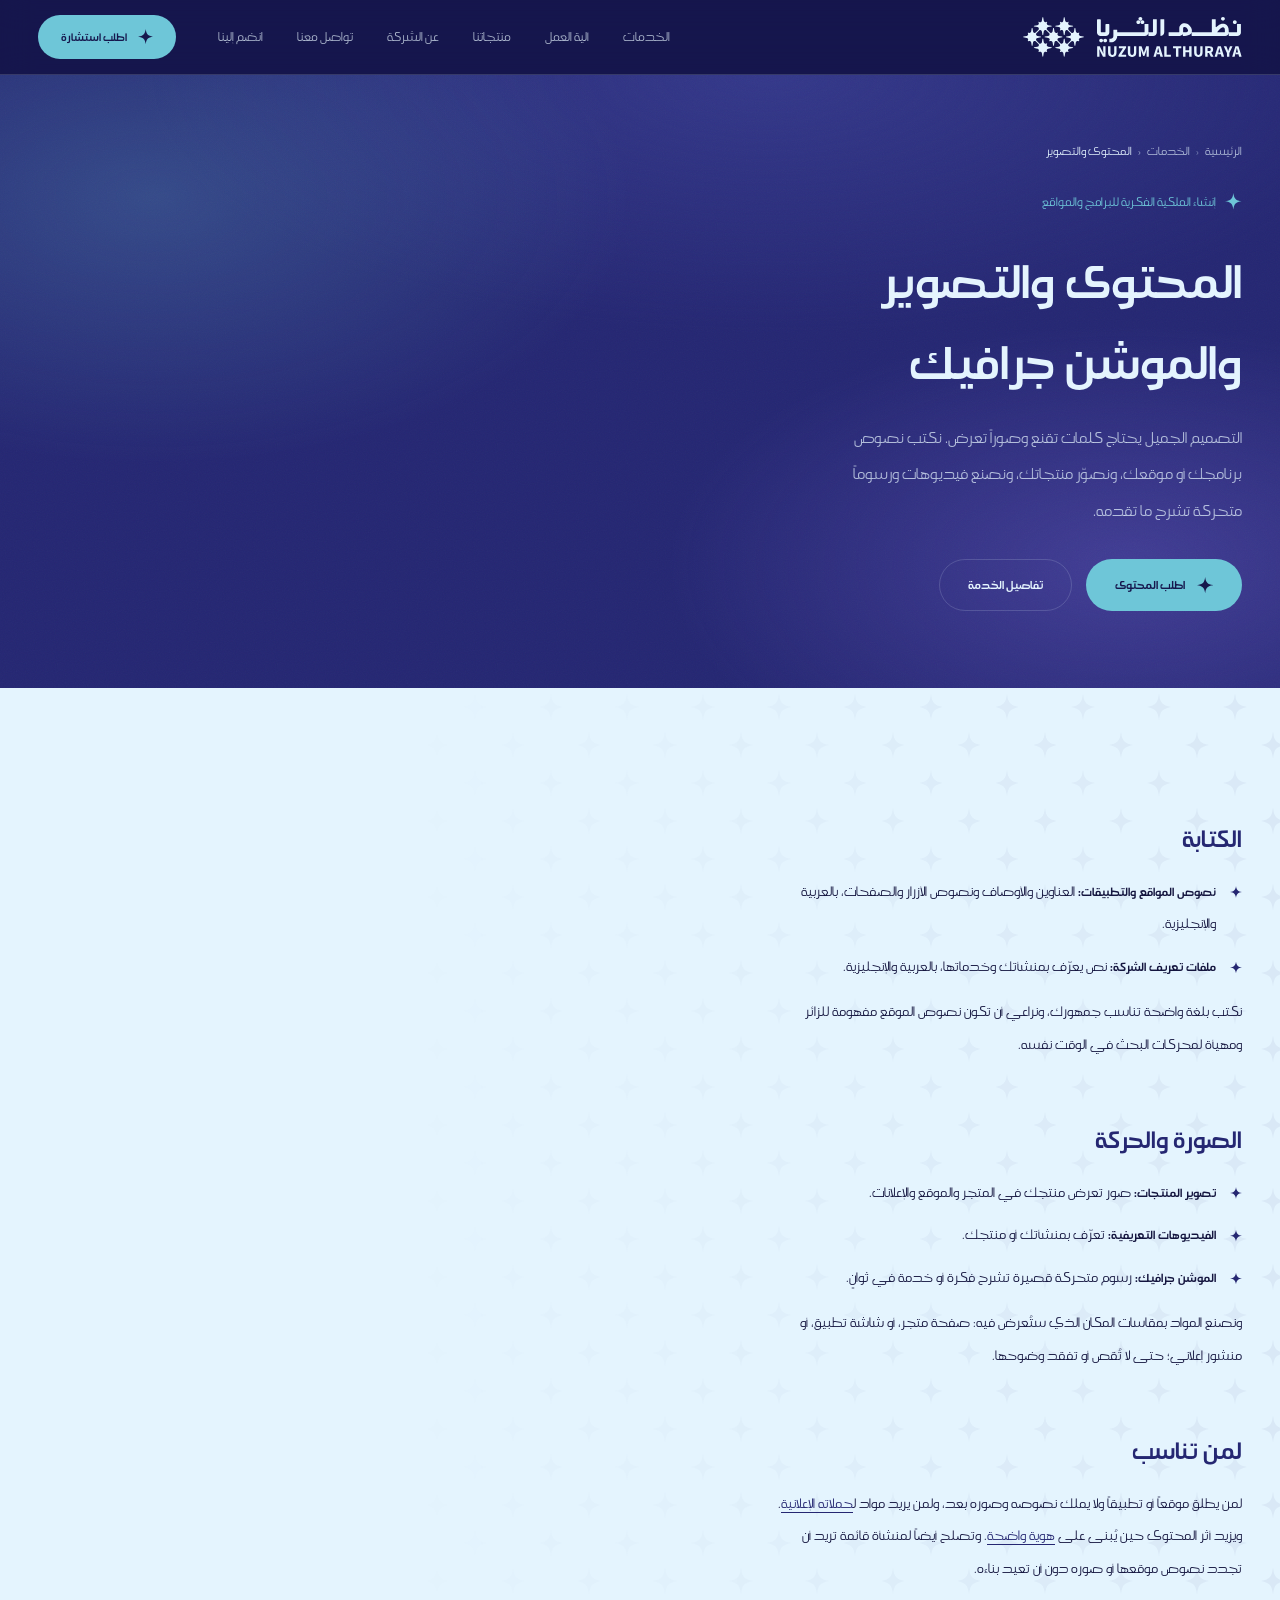
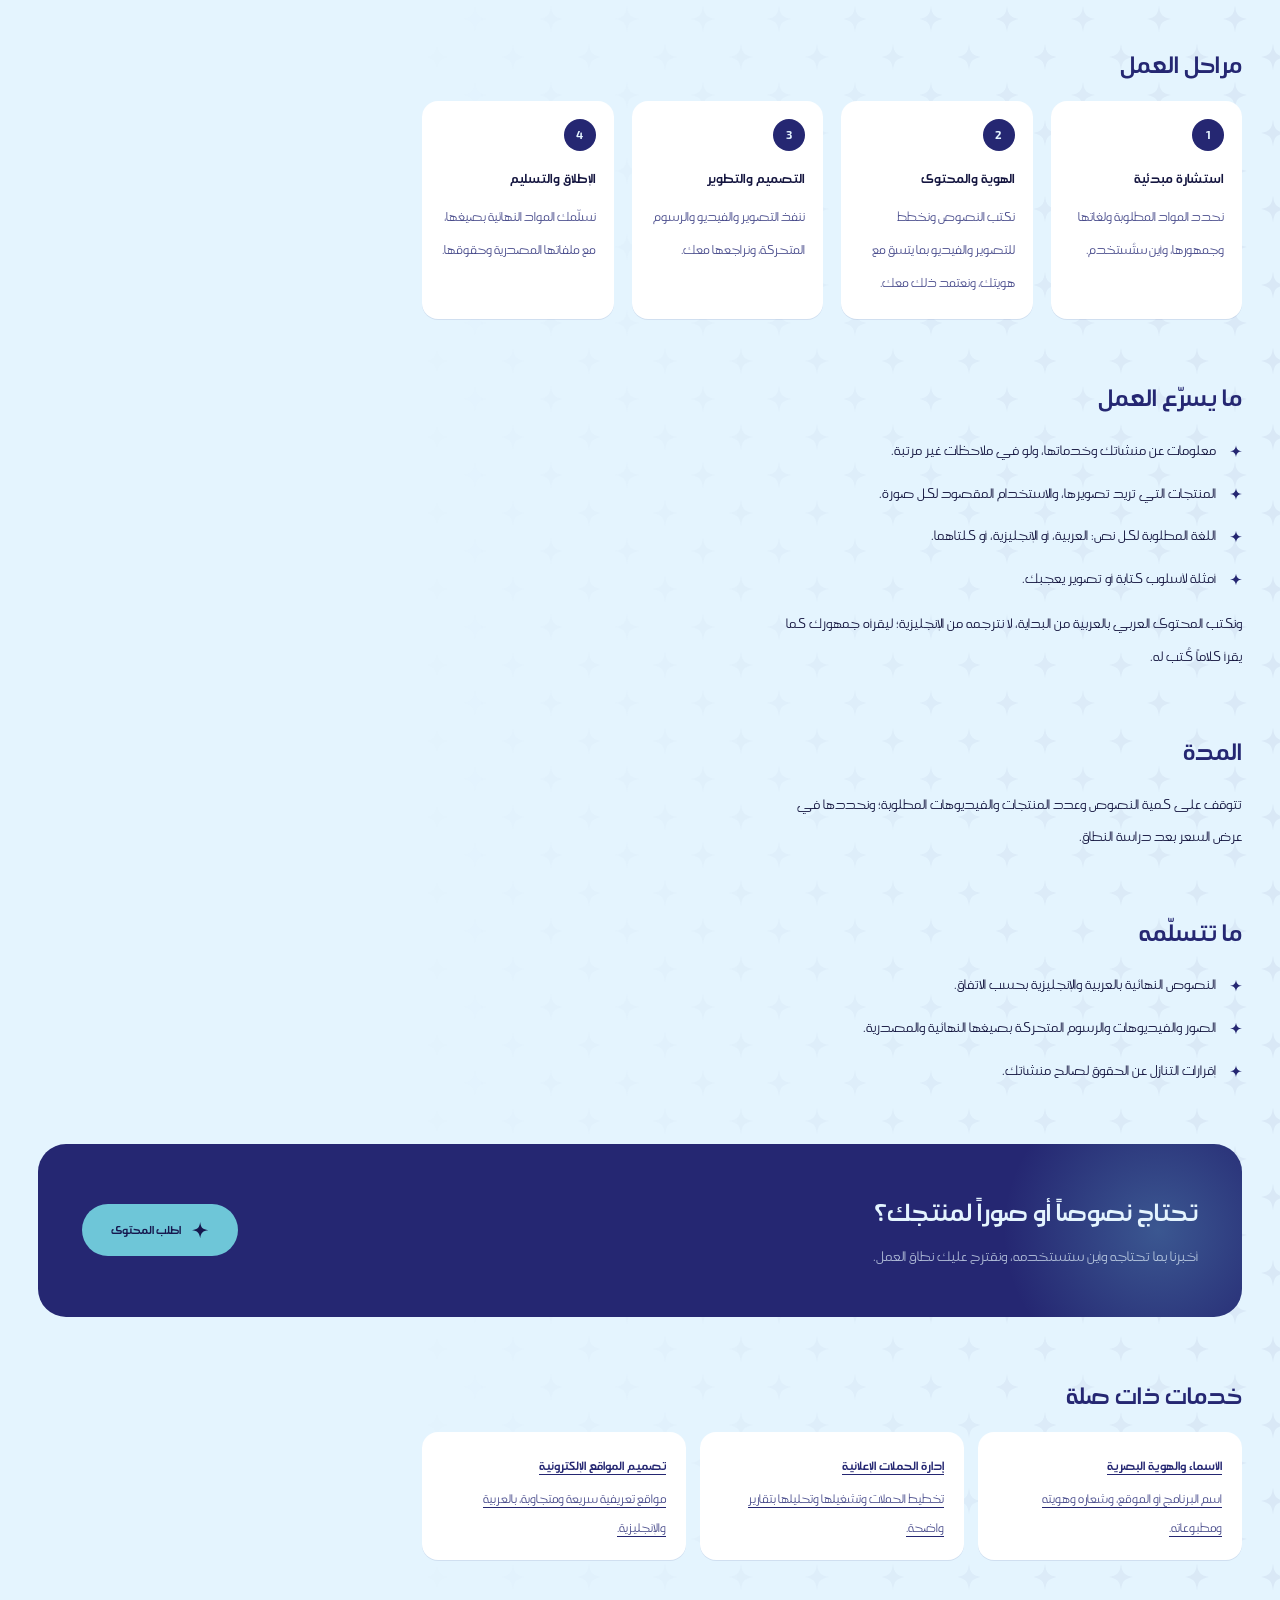
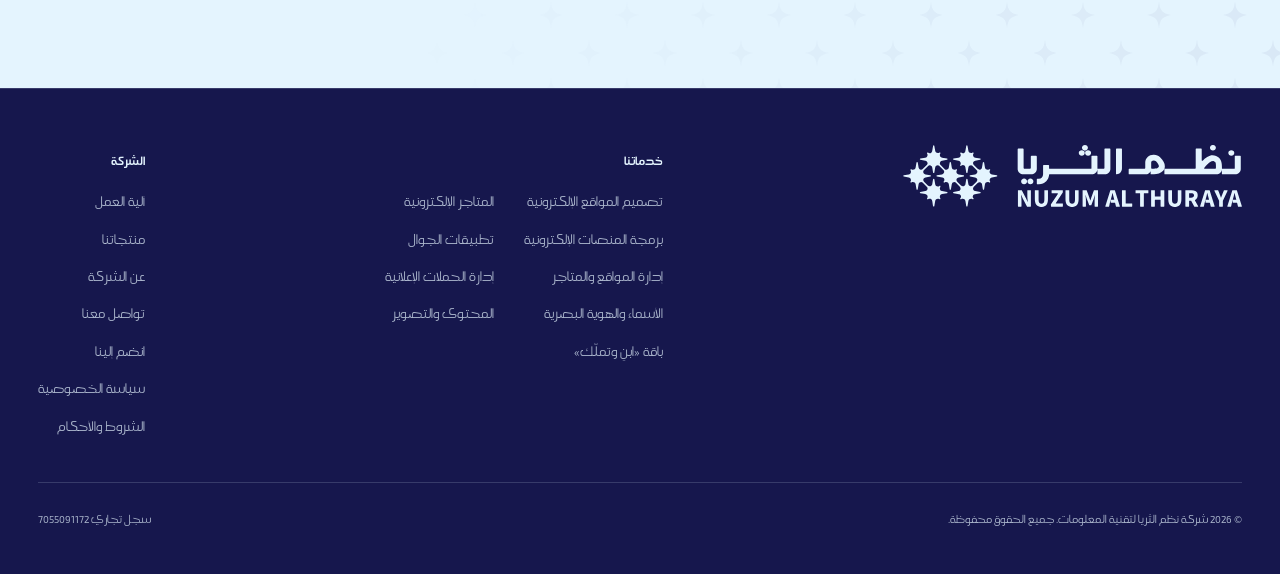
<file: services/content/index.html>
<!doctype html>
<html lang="ar" dir="rtl">
<head>
<meta charset="utf-8">
<meta name="viewport" content="width=device-width,initial-scale=1,viewport-fit=cover">
<meta http-equiv="Content-Security-Policy" content="default-src 'self'; script-src 'self'; style-src 'self'; font-src 'self'; img-src 'self' data:; connect-src https://formspree.io; form-action https://formspree.io; object-src 'none'; base-uri 'self'">
<meta name="referrer" content="strict-origin-when-cross-origin">
<title>كتابة المحتوى والتصوير والموشن جرافيك | نظم الثريا</title>
<meta name="description" content="كتابة المحتوى بالعربية والإنجليزية للمواقع والتطبيقات وملفات تعريف الشركات، مع تصوير المنتجات والفيديوهات التعريفية والموشن جرافيك.">
<meta name="theme-color" content="#16174d">
<link rel="canonical" href="https://nuzumalthuraya.com/services/content/">
<meta property="og:type" content="website">
<meta property="og:site_name" content="نظم الثريا">
<meta property="og:locale" content="ar_SA">
<meta property="og:url" content="https://nuzumalthuraya.com/services/content/">
<meta property="og:title" content="كتابة المحتوى والتصوير والموشن جرافيك | نظم الثريا">
<meta property="og:description" content="كتابة المحتوى بالعربية والإنجليزية للمواقع والتطبيقات وملفات تعريف الشركات، مع تصوير المنتجات والفيديوهات التعريفية والموشن جرافيك.">
<meta property="og:image" content="https://nuzumalthuraya.com/og-image.png">
<meta property="og:image:width" content="1200">
<meta property="og:image:height" content="630">
<meta name="twitter:card" content="summary_large_image">
<meta name="twitter:title" content="كتابة المحتوى والتصوير والموشن جرافيك | نظم الثريا">
<meta name="twitter:description" content="كتابة المحتوى بالعربية والإنجليزية للمواقع والتطبيقات وملفات تعريف الشركات، مع تصوير المنتجات والفيديوهات التعريفية والموشن جرافيك.">
<meta name="twitter:image" content="https://nuzumalthuraya.com/og-image.png">
<link rel="icon" href="/favicon.ico" sizes="48x48">
<link rel="icon" href="/favicon.svg" type="image/svg+xml">
<link rel="icon" href="/favicon-96.png" type="image/png" sizes="96x96">
<link rel="icon" href="/favicon-192.png" type="image/png" sizes="192x192">
<link rel="apple-touch-icon" href="/apple-touch-icon.png">
<link rel="preload" href="/fonts/AraHamah1964-Regular.woff2" as="font" type="font/woff2" crossorigin>
<link rel="preload" href="/fonts/AraHamah1964-Bold.woff2" as="font" type="font/woff2" crossorigin>
<link rel="stylesheet" href="/style.css">
<script type="application/ld+json">
{
  "@context": "https://schema.org",
  "@type": "Service",
  "name": "المحتوى والتصوير والموشن جرافيك",
  "serviceType": "المحتوى والتصوير",
  "description": "كتابة المحتوى بالعربية والإنجليزية للمواقع والتطبيقات وملفات تعريف الشركات، مع تصوير المنتجات والفيديوهات التعريفية والموشن جرافيك.",
  "url": "https://nuzumalthuraya.com/services/content/",
  "areaServed": "SA",
  "provider": {
    "@type": "ProfessionalService",
    "@id": "https://nuzumalthuraya.com/#organization",
    "name": "نظم الثريا لتقنية المعلومات",
    "url": "https://nuzumalthuraya.com/"
  }
}
</script>
<script type="application/ld+json">
{
  "@context": "https://schema.org",
  "@type": "BreadcrumbList",
  "itemListElement": [
    {
      "@type": "ListItem",
      "position": 1,
      "name": "الرئيسية",
      "item": "https://nuzumalthuraya.com/"
    },
    {
      "@type": "ListItem",
      "position": 2,
      "name": "المحتوى والتصوير",
      "item": "https://nuzumalthuraya.com/services/content/"
    }
  ]
}
</script>
</head>
<body>
<!-- بداية الترويسة المشتركة (متطابقة حرفياً في كل الصفحات) -->
<svg width="0" height="0" class="sprite" aria-hidden="true" focusable="false">
  <defs>
    <symbol id="star" viewBox="-1 -1 2 2"><path d="M0-1C.09-.3.3-.09 1 0 .3.09.09.3 0 1-.09.3-.3.09-1 0-.3-.09-.09-.3 0-1Z"/></symbol>
    <symbol id="arrow" viewBox="0 0 24 24"><path d="M20 11H7.8l5.6-5.6L12 4 4 12l8 8 1.4-1.4L7.8 13H20z"/></symbol>
    <symbol id="logo-h" viewBox="766 649 372 68"><path fill="currentColor" d="M 868.859375 683.589844 L 863.4375 684.519531 C 861.285156 684.886719 860.253906 687.367188 861.515625 689.152344 C 861.972656 689.804688 861.175781 690.601562 860.53125 690.140625 C 860.003906 689.761719 859.40625 689.59375 858.820312 689.59375 C 857.453125 689.59375 856.148438 690.550781 855.890625 692.066406 L 854.960938 697.484375 C 854.832031 698.265625 853.703125 698.265625 853.570312 697.484375 L 852.640625 692.058594 C 852.570312 691.636719 852.417969 691.261719 852.207031 690.9375 C 851.25 689.460938 849.121094 689.351562 847.878906 690.601562 L 843.679688 694.824219 C 842.835938 695.675781 842.5625 696.984375 843.117188 698.039062 C 843.523438 698.808594 844.261719 699.40625 845.242188 699.574219 L 850.664062 700.503906 C 851.449219 700.636719 851.449219 701.761719 850.664062 701.894531 L 844.761719 702.902344 C 842.613281 703.269531 841.773438 705.914062 843.324219 707.464844 C 843.78125 708.109375 842.984375 708.90625 842.335938 708.445312 C 841.804688 708.074219 841.214844 707.898438 840.628906 707.898438 C 839.261719 707.898438 837.960938 708.855469 837.699219 710.371094 L 836.769531 715.792969 C 836.632812 716.578125 835.511719 716.578125 835.378906 715.792969 L 834.453125 710.371094 C 834.082031 708.21875 831.59375 707.1875 829.804688 708.445312 C 829.617188 708.578125 829.382812 708.625 829.167969 708.546875 C 828.96875 708.472656 828.808594 708.3125 828.734375 708.117188 C 828.652344 707.90625 828.683594 707.652344 828.816406 707.472656 C 828.851562 707.425781 828.902344 707.386719 828.941406 707.34375 C 828.980469 707.300781 829.015625 707.261719 829.054688 707.214844 C 829.125 707.128906 829.191406 707.042969 829.25 706.949219 C 829.363281 706.769531 829.457031 706.574219 829.523438 706.375 C 829.589844 706.179688 829.628906 705.976562 829.644531 705.773438 C 829.664062 705.570312 829.65625 705.363281 829.628906 705.164062 C 829.597656 704.964844 829.546875 704.769531 829.476562 704.578125 C 829.40625 704.390625 829.308594 704.210938 829.199219 704.039062 C 829.085938 703.871094 828.949219 703.714844 828.800781 703.574219 C 828.644531 703.433594 828.476562 703.308594 828.292969 703.207031 C 828.097656 703.101562 827.894531 703.023438 827.679688 702.964844 C 827.601562 702.945312 827.519531 702.929688 827.441406 702.914062 L 821.480469 701.894531 C 820.695312 701.761719 820.695312 700.636719 821.480469 700.503906 L 826.90625 699.574219 C 827.011719 699.558594 827.117188 699.53125 827.21875 699.503906 C 829.285156 698.917969 829.859375 696.230469 828.34375 694.703125 L 823.855469 690.183594 C 823.480469 689.804688 822.96875 689.59375 822.433594 689.59375 C 821.75 689.59375 821.082031 689.835938 820.550781 690.261719 C 820.019531 690.691406 819.628906 691.304688 819.503906 692.066406 L 818.574219 697.484375 C 818.441406 698.265625 817.3125 698.265625 817.183594 697.484375 L 816.253906 692.058594 C 815.886719 689.90625 813.394531 688.875 811.613281 690.140625 C 811.480469 690.238281 811.335938 690.28125 811.203125 690.28125 C 810.683594 690.28125 810.261719 689.671875 810.632812 689.152344 C 812.214844 687.648438 811.402344 684.976562 809.246094 684.609375 L 803.285156 683.589844 C 802.5 683.457031 802.5 682.328125 803.285156 682.199219 L 808.707031 681.269531 C 810.292969 680.996094 811.269531 679.570312 811.167969 678.128906 C 811.132812 677.609375 810.878906 677.136719 810.515625 676.765625 L 805.652344 671.871094 C 805.277344 671.5 804.769531 671.289062 804.234375 671.289062 C 802.867188 671.289062 801.566406 672.246094 801.304688 673.753906 L 800.378906 679.179688 C 800.246094 679.960938 799.117188 679.960938 798.984375 679.179688 L 798.058594 673.753906 C 797.816406 672.335938 796.660156 671.40625 795.386719 671.292969 C 794.710938 671.234375 794.054688 671.527344 793.578125 672.011719 L 788.808594 676.804688 C 788.414062 677.207031 788.183594 677.753906 788.183594 678.332031 C 788.183594 679.707031 789.140625 681.011719 790.65625 681.269531 L 796.082031 682.199219 C 796.863281 682.328125 796.863281 683.457031 796.082031 683.589844 L 790.65625 684.519531 C 789.683594 684.679688 788.941406 685.277344 788.539062 686.042969 C 787.972656 687.105469 788.257812 688.421875 789.105469 689.273438 L 793.246094 693.4375 C 794.734375 694.933594 797.386719 694.398438 797.976562 692.371094 C 798.007812 692.257812 798.039062 692.144531 798.058594 692.027344 L 798.984375 686.605469 C 799.117188 685.820312 800.246094 685.820312 800.378906 686.605469 L 801.304688 692.027344 C 801.671875 694.179688 804.164062 695.210938 805.949219 693.949219 C 806.082031 693.855469 806.21875 693.8125 806.351562 693.8125 C 806.871094 693.8125 807.292969 694.421875 806.929688 694.941406 C 805.671875 696.71875 806.699219 699.207031 808.851562 699.574219 L 814.277344 700.503906 C 815.058594 700.636719 815.058594 701.761719 814.277344 701.894531 L 808.851562 702.824219 C 806.71875 703.191406 805.6875 705.640625 806.898438 707.421875 C 806.984375 707.546875 807.039062 707.683594 807.039062 707.839844 C 807.039062 708.234375 806.714844 708.554688 806.3125 708.554688 C 806.195312 708.554688 806.074219 708.519531 805.96875 708.460938 C 805.914062 708.429688 805.863281 708.390625 805.8125 708.351562 C 805.757812 708.3125 805.699219 708.289062 805.640625 708.253906 C 805.191406 708.011719 804.710938 707.898438 804.242188 707.898438 C 802.867188 707.898438 801.566406 708.855469 801.304688 710.371094 L 800.378906 715.792969 C 800.246094 716.578125 799.117188 716.578125 798.984375 715.792969 C 798.984375 715.792969 798.0625 710.386719 798.058594 710.371094 C 798.007812 710.082031 797.917969 709.796875 797.785156 709.53125 C 797.660156 709.277344 797.496094 709.042969 797.304688 708.839844 C 797.117188 708.640625 796.898438 708.464844 796.664062 708.328125 C 796.429688 708.1875 796.175781 708.078125 795.917969 708.007812 C 795.652344 707.933594 795.375 707.898438 795.101562 707.898438 C 794.820312 707.90625 794.542969 707.945312 794.269531 708.027344 C 793.988281 708.117188 793.722656 708.242188 793.476562 708.40625 C 793.347656 708.488281 793.199219 708.542969 793.046875 708.542969 C 792.65625 708.542969 792.332031 708.222656 792.332031 707.824219 C 792.332031 707.734375 792.347656 707.644531 792.382812 707.5625 C 792.421875 707.476562 792.476562 707.40625 792.523438 707.332031 C 792.601562 707.207031 792.675781 707.074219 792.734375 706.933594 C 792.847656 706.675781 792.925781 706.398438 792.957031 706.113281 C 792.996094 705.84375 792.988281 705.558594 792.945312 705.289062 C 792.902344 705.019531 792.820312 704.753906 792.703125 704.503906 C 792.589844 704.257812 792.4375 704.023438 792.265625 703.8125 C 792.085938 703.601562 791.875 703.414062 791.636719 703.265625 C 791.394531 703.105469 791.125 702.980469 790.847656 702.902344 C 790.738281 702.871094 790.625 702.84375 790.511719 702.824219 L 785.085938 701.894531 C 784.300781 701.761719 784.300781 700.636719 785.085938 700.503906 L 790.511719 699.574219 C 792.101562 699.296875 793.085938 697.863281 792.96875 696.414062 C 792.925781 695.910156 792.679688 695.441406 792.320312 695.070312 L 787.457031 690.183594 C 787.082031 689.804688 786.574219 689.59375 786.042969 689.59375 C 785.355469 689.59375 784.6875 689.835938 784.164062 690.261719 C 783.632812 690.691406 783.242188 691.304688 783.109375 692.066406 L 782.1875 697.484375 C 782.046875 698.265625 780.925781 698.265625 780.789062 697.484375 L 779.867188 692.058594 C 779.5 689.917969 777.035156 688.886719 775.25 690.125 C 775.238281 690.128906 775.230469 690.136719 775.21875 690.140625 C 775.109375 690.214844 774.984375 690.25 774.84375 690.25 C 774.449219 690.25 774.128906 689.925781 774.128906 689.527344 C 774.128906 689.46875 774.132812 689.402344 774.152344 689.339844 C 774.171875 689.28125 774.195312 689.226562 774.234375 689.152344 C 774.25 689.136719 774.265625 689.109375 774.277344 689.09375 C 775.484375 687.316406 774.449219 684.878906 772.320312 684.519531 L 766.894531 683.589844 C 766.109375 683.457031 766.109375 682.328125 766.894531 682.199219 L 772.3125 681.269531 C 774.472656 680.902344 775.503906 678.414062 774.234375 676.628906 C 774.140625 676.496094 774.097656 676.351562 774.097656 676.21875 C 774.097656 675.699219 774.707031 675.277344 775.222656 675.644531 C 777.007812 676.90625 779.5 675.875 779.867188 673.722656 L 780.789062 668.296875 C 780.925781 667.515625 782.046875 667.515625 782.1875 668.296875 L 783.109375 673.722656 C 783.339844 675.035156 784.351562 675.933594 785.511719 676.140625 C 786.28125 676.285156 787.0625 675.996094 787.609375 675.441406 L 792.347656 670.679688 C 792.753906 670.277344 792.980469 669.726562 792.980469 669.140625 C 792.980469 667.769531 792.023438 666.464844 790.511719 666.207031 L 785.085938 665.277344 C 784.300781 665.144531 784.300781 664.023438 785.085938 663.886719 L 790.511719 662.957031 C 792.664062 662.589844 793.691406 660.105469 792.433594 658.324219 C 792.335938 658.191406 792.296875 658.046875 792.296875 657.914062 C 792.296875 657.394531 792.898438 656.972656 793.421875 657.339844 C 794.964844 658.882812 797.605469 658.039062 797.976562 655.886719 L 798.984375 649.992188 C 799.117188 649.207031 800.246094 649.207031 800.378906 649.992188 L 801.304688 655.417969 C 801.671875 657.570312 804.164062 658.601562 805.949219 657.335938 C 806.589844 656.875 807.386719 657.671875 806.929688 658.324219 C 806.554688 658.851562 806.382812 659.445312 806.382812 660.027344 C 806.382812 661.398438 807.339844 662.699219 808.851562 662.957031 L 814.277344 663.886719 C 815.058594 664.023438 815.058594 665.144531 814.277344 665.277344 L 808.851562 666.207031 C 807.265625 666.476562 806.289062 667.902344 806.394531 669.347656 C 806.429688 669.859375 806.683594 670.34375 807.042969 670.707031 L 811.8125 675.507812 C 812.261719 675.957031 812.882812 676.230469 813.523438 676.1875 C 814.8125 676.097656 816.011719 675.164062 816.253906 673.722656 L 817.183594 668.296875 C 817.3125 667.515625 818.441406 667.515625 818.574219 668.296875 L 819.503906 673.722656 C 819.871094 675.875 822.359375 676.90625 824.136719 675.644531 C 824.269531 675.546875 824.414062 675.507812 824.546875 675.507812 C 825.066406 675.507812 825.488281 676.117188 825.125 676.628906 C 824.753906 677.160156 824.578125 677.753906 824.578125 678.332031 C 824.578125 679.707031 825.535156 681.011719 827.050781 681.269531 L 832.46875 682.199219 C 833.253906 682.328125 833.253906 683.457031 832.46875 683.589844 L 827.042969 684.519531 C 826.078125 684.679688 825.335938 685.277344 824.925781 686.042969 C 824.367188 687.105469 824.644531 688.417969 825.488281 689.269531 L 829.640625 693.445312 C 831.140625 694.957031 833.8125 694.386719 834.382812 692.335938 C 834.410156 692.234375 834.433594 692.128906 834.453125 692.027344 L 835.378906 686.605469 C 835.511719 685.820312 836.632812 685.820312 836.769531 686.605469 L 837.699219 692.027344 C 837.777344 692.5 837.960938 692.914062 838.210938 693.265625 C 839.207031 694.644531 841.265625 694.6875 842.46875 693.480469 L 846.648438 689.273438 C 847.496094 688.417969 847.777344 687.105469 847.214844 686.042969 C 846.808594 685.277344 846.066406 684.679688 845.09375 684.519531 L 839.671875 683.589844 C 838.886719 683.457031 838.886719 682.328125 839.671875 682.199219 L 845.09375 681.269531 C 846.6875 680.996094 847.664062 679.570312 847.554688 678.121094 C 847.519531 677.605469 847.265625 677.128906 846.898438 676.761719 L 842.039062 671.871094 C 841.667969 671.5 841.160156 671.289062 840.625 671.289062 C 839.253906 671.289062 837.960938 672.246094 837.699219 673.753906 L 836.769531 679.179688 C 836.632812 679.960938 835.511719 679.960938 835.378906 679.179688 L 834.359375 673.21875 C 833.992188 671.058594 831.316406 670.246094 829.804688 671.835938 C 829.160156 672.292969 828.363281 671.5 828.828125 670.847656 C 830.085938 669.0625 829.054688 666.574219 826.90625 666.207031 L 821.480469 665.277344 C 820.695312 665.144531 820.695312 664.023438 821.480469 663.886719 L 826.90625 662.957031 C 829.054688 662.589844 830.085938 660.105469 828.820312 658.324219 C 828.722656 658.191406 828.683594 658.046875 828.683594 657.914062 C 828.683594 657.394531 829.292969 656.972656 829.808594 657.339844 C 831.351562 658.882812 834 658.046875 834.375 655.886719 L 835.378906 649.992188 C 835.511719 649.207031 836.632812 649.207031 836.769531 649.992188 L 837.699219 655.417969 C 838.066406 657.570312 840.550781 658.601562 842.335938 657.335938 C 842.984375 656.875 843.78125 657.671875 843.316406 658.324219 C 842.058594 660.105469 843.089844 662.589844 845.242188 662.957031 L 850.664062 663.886719 C 851.449219 664.023438 851.449219 665.144531 850.664062 665.277344 L 845.242188 666.207031 C 844.277344 666.371094 843.535156 666.964844 843.125 667.730469 C 842.558594 668.792969 842.839844 670.105469 843.683594 670.960938 L 847.875 675.175781 C 849.074219 676.378906 851.132812 676.339844 852.128906 674.957031 C 852.382812 674.609375 852.5625 674.195312 852.640625 673.722656 L 853.570312 668.296875 C 853.703125 667.515625 854.832031 667.515625 854.960938 668.296875 L 855.890625 673.722656 C 856.257812 675.875 858.75 676.90625 860.53125 675.644531 C 860.664062 675.546875 860.800781 675.507812 860.933594 675.507812 C 861.453125 675.507812 861.875 676.117188 861.515625 676.628906 C 861.140625 677.160156 860.964844 677.753906 860.964844 678.332031 C 860.964844 679.707031 861.925781 681.011719 863.4375 681.269531 L 868.859375 682.199219 C 869.644531 682.328125 869.644531 683.457031 868.859375 683.589844 "/><path fill="currentColor" d="M 911.625 660.808594 C 912.253906 660.808594 912.765625 661.292969 912.765625 661.890625 L 912.765625 675.285156 C 912.765625 676.953125 912.136719 678.339844 910.886719 679.460938 C 909.632812 680.578125 908.160156 681.140625 906.472656 681.140625 L 897.996094 681.140625 C 896.3125 681.140625 894.855469 680.578125 893.617188 679.460938 C 892.382812 678.339844 891.765625 676.953125 891.765625 675.285156 L 891.765625 653.957031 C 891.765625 653.363281 892.273438 652.878906 892.902344 652.878906 L 897.136719 652.878906 C 897.769531 652.878906 898.277344 653.363281 898.277344 653.957031 L 898.277344 673.886719 C 898.277344 674.484375 898.789062 674.964844 899.417969 674.964844 L 905.058594 674.964844 C 905.6875 674.964844 906.195312 674.484375 906.195312 673.886719 L 906.195312 661.890625 C 906.195312 661.292969 906.707031 660.808594 907.339844 660.808594 Z M 911.625 660.808594 "/><path fill="currentColor" d="M 993.457031 653.503906 L 993.457031 675.289062 C 993.457031 676.945312 992.839844 678.347656 991.605469 679.464844 C 990.375 680.582031 988.910156 681.144531 987.226562 681.144531 L 979.917969 681.144531 C 979.546875 681.144531 979.25 680.863281 979.25 680.503906 L 979.25 675.289062 C 979.25 676.945312 978.636719 678.347656 977.375 679.464844 C 976.117188 680.582031 974.652344 681.144531 972.972656 681.144531 L 926.820312 681.144531 C 926.488281 681.144531 926.203125 681.402344 926.191406 681.722656 C 926.0625 684.394531 925.023438 686.734375 923.097656 688.777344 C 921.015625 690.957031 918.34375 692.050781 915.09375 692.050781 L 913.398438 692.050781 C 913.050781 692.050781 912.769531 691.78125 912.769531 691.445312 L 912.769531 686.527344 C 912.769531 686.195312 913.050781 685.925781 913.398438 685.925781 L 915.09375 685.925781 C 916.402344 685.925781 917.484375 685.488281 918.34375 684.625 C 919.203125 683.753906 919.640625 682.585938 919.640625 681.144531 L 919.640625 671.472656 C 919.640625 671.140625 919.925781 670.871094 920.269531 670.871094 L 925.574219 670.871094 C 925.921875 670.871094 926.203125 671.140625 926.203125 671.472656 L 926.203125 674.363281 C 926.203125 674.699219 926.488281 674.96875 926.847656 674.96875 L 972.058594 674.96875 C 972.40625 674.96875 972.6875 674.699219 972.6875 674.375 L 972.6875 661.402344 C 972.6875 661.070312 972.972656 660.8125 973.304688 660.8125 L 978.636719 660.8125 C 978.96875 660.8125 979.25 661.070312 979.25 661.402344 L 979.25 674.96875 L 986.277344 674.96875 C 986.648438 674.96875 986.945312 674.683594 986.945312 674.339844 L 986.945312 653.503906 C 986.945312 653.15625 987.242188 652.875 987.613281 652.875 L 992.789062 652.875 C 993.160156 652.875 993.457031 653.15625 993.457031 653.503906 "/><path fill="currentColor" d="M 999.636719 653.488281 L 999.636719 680.503906 C 999.636719 680.863281 999.960938 681.140625 1000.335938 681.113281 C 1002.128906 680.988281 1003.515625 680.355469 1004.492188 679.222656 C 1005.601562 677.941406 1006.152344 676.382812 1006.152344 674.539062 L 1006.152344 653.488281 C 1006.152344 653.152344 1005.863281 652.878906 1005.507812 652.878906 L 1000.28125 652.878906 C 999.925781 652.878906 999.636719 653.152344 999.636719 653.488281 "/><path fill="currentColor" d="M 1109.222656 674.351562 C 1109.222656 674.683594 1108.925781 674.96875 1108.570312 674.96875 L 1096.671875 674.96875 C 1096.339844 674.96875 1096.148438 674.609375 1096.339844 674.339844 C 1098.714844 671.308594 1100.757812 669.199219 1102.464844 668.019531 C 1104.277344 666.761719 1105.78125 666.324219 1106.988281 666.722656 C 1107.617188 666.964844 1108.144531 667.414062 1108.582031 668.046875 C 1109.019531 668.6875 1109.222656 669.921875 1109.222656 671.769531 Z M 1045.515625 674.003906 C 1044.71875 674.644531 1043.304688 674.96875 1041.238281 674.96875 L 1038.863281 674.96875 C 1038.5 674.96875 1038.207031 674.683594 1038.207031 674.351562 L 1038.207031 668.261719 C 1038.207031 667.441406 1038.453125 666.863281 1038.941406 666.503906 C 1039.425781 666.117188 1040.121094 665.925781 1041.042969 665.925781 C 1041.957031 665.925781 1042.765625 666.257812 1043.488281 666.925781 C 1044.796875 668.238281 1045.65625 669.355469 1046.066406 670.253906 C 1046.480469 671.167969 1046.683594 671.820312 1046.683594 672.257812 C 1046.683594 672.785156 1046.296875 673.363281 1045.515625 674.003906 M 1135.824219 660.8125 L 1130.53125 660.8125 C 1130.171875 660.8125 1129.890625 661.082031 1129.890625 661.402344 L 1129.890625 674.363281 C 1129.890625 674.699219 1129.609375 674.96875 1129.257812 674.96875 L 1115.851562 674.96875 L 1115.746094 671.667969 C 1115.695312 669.214844 1115.183594 667.042969 1114.195312 665.140625 C 1113.203125 663.253906 1111.601562 661.855469 1109.390625 660.96875 C 1106.960938 660.121094 1104.703125 660.03125 1102.632812 660.734375 C 1100.550781 661.417969 1098.625 662.574219 1096.839844 664.164062 C 1096.121094 664.808594 1095.429688 665.476562 1094.761719 666.183594 C 1094.347656 666.605469 1093.617188 666.335938 1093.617188 665.769531 L 1093.617188 653.492188 C 1093.617188 653.15625 1093.324219 652.875 1092.960938 652.875 L 1087.695312 652.875 C 1087.335938 652.875 1087.039062 653.15625 1087.039062 653.492188 L 1087.039062 674.351562 C 1087.039062 674.683594 1086.746094 674.96875 1086.386719 674.96875 L 1052.757812 674.96875 C 1053.054688 674.132812 1053.195312 673.207031 1053.195312 672.191406 C 1053.195312 669.148438 1051.527344 665.988281 1048.199219 662.726562 C 1046.296875 660.8125 1043.972656 659.800781 1041.238281 659.683594 C 1038.515625 659.582031 1036.203125 660.375 1034.339844 662.085938 C 1032.570312 663.652344 1031.695312 665.667969 1031.695312 668.148438 L 1031.695312 674.351562 C 1031.695312 674.683594 1031.398438 674.96875 1031.039062 674.96875 L 1014.175781 674.96875 C 1013.816406 674.96875 1013.535156 675.238281 1013.535156 675.585938 L 1013.535156 680.515625 C 1013.535156 680.863281 1013.816406 681.144531 1014.175781 681.144531 L 1031.914062 681.144531 C 1033.261719 681.144531 1034.429688 680.824219 1035.394531 680.207031 C 1036.371094 679.59375 1037.101562 678.78125 1037.589844 677.78125 L 1037.589844 680.515625 C 1037.589844 680.863281 1037.886719 681.144531 1038.246094 681.144531 L 1041.238281 681.144531 C 1042.996094 681.144531 1044.808594 680.835938 1046.660156 680.234375 C 1048.507812 679.628906 1050.0625 678.667969 1051.320312 677.355469 C 1051.925781 676.726562 1052.375 675.996094 1052.683594 675.171875 L 1052.683594 680.542969 C 1052.683594 680.875 1052.964844 681.144531 1053.3125 681.144531 L 1109.621094 681.144531 C 1111.34375 681.144531 1112.820312 680.554688 1114.050781 679.410156 C 1114.976562 678.550781 1115.542969 677.550781 1115.746094 676.40625 L 1115.746094 680.515625 C 1115.746094 680.863281 1116.042969 681.144531 1116.402344 681.144531 L 1130.171875 681.144531 C 1131.867188 681.144531 1133.332031 680.582031 1134.578125 679.464844 C 1135.398438 678.730469 1135.953125 677.882812 1136.234375 676.921875 C 1136.390625 676.40625 1136.464844 675.867188 1136.464844 675.289062 L 1136.464844 661.402344 C 1136.464844 661.082031 1136.183594 660.8125 1135.824219 660.8125 "/><path fill="currentColor" d="M 1108.59375 650.308594 C 1108.484375 650.160156 1108.359375 650.023438 1108.214844 649.886719 C 1107.578125 649.285156 1106.808594 648.984375 1105.914062 648.984375 C 1105.015625 648.984375 1104.246094 649.285156 1103.609375 649.886719 C 1103.464844 650.023438 1103.339844 650.160156 1103.230469 650.308594 C 1102.847656 650.820312 1102.65625 651.402344 1102.65625 652.066406 C 1102.65625 652.921875 1102.972656 653.644531 1103.609375 654.253906 C 1104.246094 654.851562 1105.015625 655.15625 1105.914062 655.15625 C 1106.808594 655.15625 1107.578125 654.851562 1108.214844 654.253906 C 1108.851562 653.644531 1109.167969 652.921875 1109.167969 652.066406 C 1109.167969 651.402344 1108.976562 650.820312 1108.59375 650.308594 "/><path fill="currentColor" d="M 964.734375 655.964844 C 964.628906 655.816406 964.503906 655.679688 964.355469 655.542969 C 963.71875 654.941406 962.953125 654.640625 962.058594 654.640625 C 961.15625 654.640625 960.386719 654.941406 959.753906 655.542969 C 959.609375 655.679688 959.480469 655.816406 959.375 655.964844 C 958.992188 656.476562 958.796875 657.058594 958.796875 657.722656 C 958.796875 658.578125 959.117188 659.296875 959.753906 659.90625 C 960.386719 660.503906 961.15625 660.8125 962.058594 660.8125 C 962.953125 660.8125 963.71875 660.503906 964.355469 659.90625 C 964.996094 659.296875 965.3125 658.578125 965.3125 657.722656 C 965.3125 657.058594 965.121094 656.476562 964.734375 655.964844 "/><path fill="currentColor" d="M 971.671875 655.964844 C 971.5625 655.816406 971.4375 655.679688 971.292969 655.542969 C 970.65625 654.941406 969.890625 654.640625 968.992188 654.640625 C 968.09375 654.640625 967.324219 654.941406 966.6875 655.542969 C 966.542969 655.679688 966.417969 655.816406 966.308594 655.964844 C 965.925781 656.476562 965.734375 657.058594 965.734375 657.722656 C 965.734375 658.578125 966.050781 659.296875 966.6875 659.90625 C 967.324219 660.503906 968.09375 660.8125 968.992188 660.8125 C 969.890625 660.8125 970.65625 660.503906 971.292969 659.90625 C 971.929688 659.296875 972.246094 658.578125 972.246094 657.722656 C 972.246094 657.058594 972.054688 656.476562 971.671875 655.964844 "/><path fill="currentColor" d="M 968.234375 650.359375 C 968.125 650.210938 968 650.074219 967.855469 649.9375 C 967.21875 649.335938 966.449219 649.035156 965.554688 649.035156 C 964.65625 649.035156 963.886719 649.335938 963.25 649.9375 C 963.105469 650.074219 962.980469 650.210938 962.871094 650.359375 C 962.488281 650.871094 962.296875 651.453125 962.296875 652.117188 C 962.296875 652.972656 962.613281 653.695312 963.25 654.304688 C 963.886719 654.902344 964.65625 655.207031 965.554688 655.207031 C 966.449219 655.207031 967.21875 654.902344 967.855469 654.304688 C 968.492188 653.695312 968.808594 652.972656 968.808594 652.117188 C 968.808594 651.453125 968.617188 650.871094 968.234375 650.359375 "/><path fill="currentColor" d="M 901.496094 687.199219 C 901.386719 687.050781 901.261719 686.914062 901.117188 686.777344 C 900.480469 686.175781 899.714844 685.875 898.816406 685.875 C 897.917969 685.875 897.148438 686.175781 896.511719 686.777344 C 896.367188 686.914062 896.242188 687.050781 896.136719 687.199219 C 895.75 687.710938 895.558594 688.292969 895.558594 688.957031 C 895.558594 689.8125 895.875 690.535156 896.511719 691.144531 C 897.148438 691.738281 897.917969 692.046875 898.816406 692.046875 C 899.714844 692.046875 900.480469 691.738281 901.117188 691.144531 C 901.753906 690.535156 902.070312 689.8125 902.070312 688.957031 C 902.070312 688.292969 901.878906 687.710938 901.496094 687.199219 "/><path fill="currentColor" d="M 908.429688 687.199219 C 908.324219 687.050781 908.199219 686.914062 908.054688 686.777344 C 907.417969 686.175781 906.648438 685.875 905.753906 685.875 C 904.855469 685.875 904.085938 686.175781 903.449219 686.777344 C 903.304688 686.914062 903.179688 687.050781 903.070312 687.199219 C 902.6875 687.710938 902.496094 688.292969 902.496094 688.957031 C 902.496094 689.8125 902.8125 690.535156 903.449219 691.144531 C 904.085938 691.738281 904.855469 692.046875 905.753906 692.046875 C 906.648438 692.046875 907.417969 691.738281 908.054688 691.144531 C 908.691406 690.535156 909.007812 689.8125 909.007812 688.957031 C 909.007812 688.292969 908.816406 687.710938 908.429688 687.199219 "/><path fill="currentColor" d="M 1128.941406 656.230469 C 1128.796875 655.988281 1128.609375 655.761719 1128.378906 655.542969 C 1127.746094 654.941406 1126.976562 654.640625 1126.078125 654.640625 C 1125.179688 654.640625 1124.414062 654.941406 1123.777344 655.542969 C 1123.546875 655.761719 1123.363281 655.988281 1123.21875 656.230469 C 1122.953125 656.679688 1122.820312 657.175781 1122.820312 657.722656 C 1122.820312 658.578125 1123.140625 659.304688 1123.777344 659.90625 C 1124.414062 660.511719 1125.179688 660.8125 1126.078125 660.8125 C 1126.976562 660.8125 1127.746094 660.511719 1128.378906 659.90625 C 1129.015625 659.304688 1129.335938 658.578125 1129.335938 657.722656 C 1129.335938 657.175781 1129.203125 656.679688 1128.941406 656.230469 "/><path fill="currentColor" d="M 902.796875 698.558594 C 902.5625 698.558594 902.371094 698.75 902.371094 698.984375 L 902.371094 704.949219 C 902.371094 706.027344 902.441406 707.15625 902.570312 708.339844 C 902.703125 709.535156 902.808594 710.601562 902.871094 711.574219 L 902.769531 711.574219 L 901 707.578125 C 900.996094 707.570312 900.992188 707.558594 900.988281 707.550781 L 896.378906 698.789062 C 896.308594 698.648438 896.160156 698.558594 896.003906 698.558594 L 892.492188 698.558594 C 892.257812 698.558594 892.066406 698.75 892.066406 698.984375 L 892.066406 716.261719 C 892.066406 716.496094 892.257812 716.6875 892.492188 716.6875 L 895.53125 716.6875 C 895.769531 716.6875 895.957031 716.496094 895.957031 716.261719 L 895.957031 710.261719 C 895.957031 709.183594 895.894531 708.078125 895.777344 706.921875 C 895.65625 705.777344 895.550781 704.699219 895.457031 703.699219 L 895.566406 703.699219 L 897.332031 707.632812 C 897.335938 707.640625 897.339844 707.648438 897.34375 707.65625 L 901.953125 716.460938 C 902.027344 716.601562 902.167969 716.6875 902.328125 716.6875 L 905.851562 716.6875 C 906.085938 716.6875 906.277344 716.496094 906.277344 716.261719 L 906.277344 698.984375 C 906.277344 698.75 906.085938 698.558594 905.851562 698.558594 Z M 902.796875 698.558594 "/><path fill="currentColor" d="M 933.6875 712.601562 L 941.214844 701.136719 C 941.261719 701.066406 941.285156 700.988281 941.285156 700.90625 L 941.285156 698.976562 C 941.285156 698.746094 941.097656 698.558594 940.871094 698.558594 L 929.410156 698.558594 C 929.179688 698.558594 928.992188 698.746094 928.992188 698.976562 L 928.992188 701.589844 C 928.992188 701.820312 929.179688 702.003906 929.410156 702.003906 L 935.484375 702.003906 C 935.8125 702.003906 936.007812 702.371094 935.828125 702.644531 L 928.3125 714.113281 C 928.265625 714.179688 928.246094 714.257812 928.246094 714.339844 L 928.246094 716.273438 C 928.246094 716.503906 928.429688 716.6875 928.660156 716.6875 L 940.949219 716.6875 C 941.175781 716.6875 941.363281 716.503906 941.363281 716.273438 L 941.363281 713.65625 C 941.363281 713.429688 941.175781 713.242188 940.949219 713.242188 L 934.035156 713.242188 C 933.703125 713.242188 933.503906 712.878906 933.6875 712.601562 "/><path fill="currentColor" d="M 975.714844 698.558594 C 975.539062 698.558594 975.386719 698.671875 975.324219 698.835938 L 972.558594 706.617188 C 972.375 707.144531 972.203125 707.683594 972.042969 708.261719 C 971.886719 708.839844 971.71875 709.40625 971.53125 709.957031 L 971.429688 709.957031 C 971.242188 709.40625 971.058594 708.839844 970.890625 708.261719 C 970.730469 707.683594 970.546875 707.144531 970.363281 706.617188 L 967.542969 698.832031 C 967.484375 698.667969 967.328125 698.558594 967.152344 698.558594 L 963.386719 698.558594 C 963.160156 698.558594 962.976562 698.746094 962.976562 698.972656 L 962.976562 716.273438 C 962.976562 716.503906 963.160156 716.6875 963.386719 716.6875 L 966.230469 716.6875 C 966.457031 716.6875 966.644531 716.503906 966.644531 716.273438 L 966.644531 710.035156 C 966.644531 709.15625 966.578125 708.117188 966.445312 706.933594 C 966.3125 705.765625 966.207031 704.738281 966.117188 703.871094 L 966.222656 703.871094 L 967.667969 708.183594 L 970.15625 714.828125 C 970.21875 714.988281 970.371094 715.097656 970.542969 715.097656 L 972.21875 715.097656 C 972.390625 715.097656 972.546875 714.988281 972.605469 714.828125 L 975.097656 708.183594 L 976.570312 703.871094 L 976.671875 703.871094 C 976.582031 704.738281 976.476562 705.765625 976.34375 706.933594 C 976.210938 708.117188 976.148438 709.15625 976.148438 710.035156 L 976.148438 716.273438 C 976.148438 716.503906 976.332031 716.6875 976.558594 716.6875 L 979.46875 716.6875 C 979.695312 716.6875 979.878906 716.503906 979.878906 716.273438 L 979.878906 698.972656 C 979.878906 698.746094 979.695312 698.558594 979.46875 698.558594 Z M 975.714844 698.558594 "/><path fill="currentColor" d="M 1010.246094 712.839844 L 1010.246094 698.964844 C 1010.246094 698.742188 1010.066406 698.558594 1009.84375 698.558594 L 1006.5625 698.558594 C 1006.339844 698.558594 1006.15625 698.742188 1006.15625 698.964844 L 1006.15625 716.285156 C 1006.15625 716.507812 1006.339844 716.6875 1006.5625 716.6875 L 1017.007812 716.6875 C 1017.230469 716.6875 1017.410156 716.507812 1017.410156 716.285156 L 1017.410156 713.648438 C 1017.410156 713.425781 1017.230469 713.242188 1017.007812 713.242188 L 1010.648438 713.242188 C 1010.429688 713.242188 1010.246094 713.0625 1010.246094 712.839844 "/><path fill="currentColor" d="M 1021.066406 698.972656 L 1021.066406 701.59375 C 1021.066406 701.820312 1021.25 702.003906 1021.476562 702.003906 L 1025.636719 702.003906 C 1025.863281 702.003906 1026.046875 702.1875 1026.046875 702.414062 L 1026.046875 716.277344 C 1026.046875 716.503906 1026.230469 716.6875 1026.460938 716.6875 L 1029.75 716.6875 C 1029.976562 716.6875 1030.164062 716.503906 1030.164062 716.277344 L 1030.164062 702.414062 C 1030.164062 702.1875 1030.34375 702.003906 1030.574219 702.003906 L 1034.71875 702.003906 C 1034.949219 702.003906 1035.128906 701.820312 1035.128906 701.59375 L 1035.128906 698.972656 C 1035.128906 698.746094 1034.949219 698.558594 1034.71875 698.558594 L 1021.476562 698.558594 C 1021.25 698.558594 1021.066406 698.746094 1021.066406 698.972656 "/><path fill="currentColor" d="M 1048.488281 698.96875 L 1048.488281 705.132812 C 1048.488281 705.359375 1048.304688 705.539062 1048.082031 705.539062 L 1042.636719 705.539062 C 1042.414062 705.539062 1042.230469 705.359375 1042.230469 705.132812 L 1042.230469 698.96875 C 1042.230469 698.742188 1042.046875 698.558594 1041.824219 698.558594 L 1038.550781 698.558594 C 1038.324219 698.558594 1038.140625 698.742188 1038.140625 698.96875 L 1038.140625 716.28125 C 1038.140625 716.503906 1038.324219 716.6875 1038.550781 716.6875 L 1041.824219 716.6875 C 1042.046875 716.6875 1042.230469 716.503906 1042.230469 716.28125 L 1042.230469 709.523438 C 1042.230469 709.296875 1042.414062 709.117188 1042.636719 709.117188 L 1048.082031 709.117188 C 1048.304688 709.117188 1048.488281 709.296875 1048.488281 709.523438 L 1048.488281 716.28125 C 1048.488281 716.503906 1048.671875 716.6875 1048.894531 716.6875 L 1052.195312 716.6875 C 1052.421875 716.6875 1052.601562 716.503906 1052.601562 716.28125 L 1052.601562 698.96875 C 1052.601562 698.742188 1052.421875 698.558594 1052.195312 698.558594 L 1048.894531 698.558594 C 1048.671875 698.558594 1048.488281 698.742188 1048.488281 698.96875 "/><path fill="currentColor" d="M 1067.796875 698.558594 C 1067.570312 698.558594 1067.390625 698.742188 1067.390625 698.964844 L 1067.390625 708.707031 C 1067.390625 710.484375 1067.113281 711.730469 1066.5625 712.429688 C 1065.996094 713.140625 1065.207031 713.492188 1064.195312 713.492188 C 1063.171875 713.492188 1062.394531 713.140625 1061.855469 712.429688 C 1061.316406 711.730469 1061.054688 710.484375 1061.054688 708.707031 L 1061.054688 698.964844 C 1061.054688 698.742188 1060.871094 698.558594 1060.648438 698.558594 L 1057.34375 698.558594 C 1057.121094 698.558594 1056.941406 698.742188 1056.941406 698.964844 L 1056.941406 708.289062 C 1056.941406 711.324219 1057.558594 713.546875 1058.792969 714.9375 C 1060.042969 716.320312 1061.84375 717.015625 1064.195312 717.015625 C 1066.523438 717.015625 1068.3125 716.320312 1069.519531 714.9375 C 1070.730469 713.546875 1071.332031 711.324219 1071.332031 708.289062 L 1071.332031 698.964844 C 1071.332031 698.742188 1071.152344 698.558594 1070.929688 698.558594 Z M 1067.796875 698.558594 "/><path fill="currentColor" d="M 955.066406 698.558594 C 954.839844 698.558594 954.660156 698.742188 954.660156 698.964844 L 954.660156 708.707031 C 954.660156 710.484375 954.382812 711.730469 953.832031 712.429688 C 953.265625 713.140625 952.476562 713.492188 951.464844 713.492188 C 950.441406 713.492188 949.667969 713.140625 949.125 712.429688 C 948.585938 711.730469 948.324219 710.484375 948.324219 708.707031 L 948.324219 698.964844 C 948.324219 698.742188 948.140625 698.558594 947.917969 698.558594 L 944.617188 698.558594 C 944.390625 698.558594 944.210938 698.742188 944.210938 698.964844 L 944.210938 708.289062 C 944.210938 711.324219 944.828125 713.546875 946.0625 714.9375 C 947.3125 716.320312 949.113281 717.015625 951.464844 717.015625 C 953.792969 717.015625 955.582031 716.320312 956.789062 714.9375 C 958 713.546875 958.605469 711.324219 958.605469 708.289062 L 958.605469 698.964844 C 958.605469 698.742188 958.421875 698.558594 958.199219 698.558594 Z M 955.066406 698.558594 "/><path fill="currentColor" d="M 921.464844 698.558594 C 921.242188 698.558594 921.0625 698.742188 921.0625 698.964844 L 921.0625 708.707031 C 921.0625 710.484375 920.785156 711.730469 920.234375 712.429688 C 919.667969 713.140625 918.878906 713.492188 917.867188 713.492188 C 916.839844 713.492188 916.066406 713.140625 915.527344 712.429688 C 914.988281 711.730469 914.722656 710.484375 914.722656 708.707031 L 914.722656 698.964844 C 914.722656 698.742188 914.542969 698.558594 914.320312 698.558594 L 911.015625 698.558594 C 910.789062 698.558594 910.609375 698.742188 910.609375 698.964844 L 910.609375 708.289062 C 910.609375 711.324219 911.226562 713.546875 912.460938 714.9375 C 913.710938 716.320312 915.511719 717.015625 917.867188 717.015625 C 920.191406 717.015625 921.980469 716.320312 923.191406 714.9375 C 924.398438 713.546875 925.003906 711.324219 925.003906 708.289062 L 925.003906 698.964844 C 925.003906 698.742188 924.820312 698.558594 924.597656 698.558594 Z M 921.464844 698.558594 "/><path fill="currentColor" d="M 1081.902344 706.894531 L 1080.171875 706.894531 C 1079.960938 706.894531 1079.789062 706.722656 1079.789062 706.507812 L 1079.789062 702.195312 C 1079.789062 701.980469 1079.960938 701.808594 1080.171875 701.808594 L 1081.902344 701.808594 C 1082.980469 701.808594 1083.796875 701.992188 1084.363281 702.332031 C 1084.925781 702.6875 1085.214844 703.304688 1085.214844 704.199219 C 1085.214844 706 1084.109375 706.894531 1081.902344 706.894531 M 1086.1875 709.777344 C 1086.082031 709.589844 1086.15625 709.355469 1086.347656 709.25 C 1087.148438 708.816406 1087.816406 708.230469 1088.332031 707.484375 C 1088.921875 706.632812 1089.226562 705.539062 1089.226562 704.199219 C 1089.226562 702.042969 1088.542969 700.570312 1087.175781 699.769531 C 1085.808594 698.953125 1084.164062 698.558594 1082.230469 698.558594 L 1076.085938 698.558594 C 1075.871094 698.558594 1075.699219 698.734375 1075.699219 698.945312 L 1075.699219 716.300781 C 1075.699219 716.515625 1075.871094 716.6875 1076.085938 716.6875 L 1079.398438 716.6875 C 1079.613281 716.6875 1079.789062 716.515625 1079.789062 716.300781 L 1079.789062 710.539062 C 1079.789062 710.328125 1079.960938 710.15625 1080.171875 710.15625 L 1081.816406 710.15625 C 1081.960938 710.15625 1082.089844 710.234375 1082.15625 710.359375 L 1085.410156 716.484375 C 1085.476562 716.609375 1085.605469 716.6875 1085.75 716.6875 L 1089.441406 716.6875 C 1089.738281 716.6875 1089.925781 716.367188 1089.78125 716.113281 Z M 1086.1875 709.777344 "/><path fill="currentColor" d="M 1101.996094 698.558594 L 1097.671875 698.558594 C 1097.496094 698.558594 1097.339844 698.675781 1097.285156 698.84375 L 1091.859375 716.164062 C 1091.777344 716.421875 1091.972656 716.6875 1092.246094 716.6875 L 1095.5625 716.6875 C 1095.75 716.6875 1095.910156 716.5625 1095.957031 716.386719 L 1096.441406 714.492188 C 1096.441406 714.492188 1097.546875 710.246094 1097.820312 709.183594 L 1098.269531 707.511719 C 1098.519531 706.605469 1098.769531 705.644531 1099.007812 704.632812 C 1099.230469 703.621094 1099.453125 702.636719 1099.675781 701.675781 L 1099.796875 701.675781 C 1100.03125 702.609375 1100.28125 703.59375 1100.515625 704.621094 C 1100.753906 705.632812 1101.003906 706.605469 1101.265625 707.511719 L 1101.6875 709.183594 L 1097.820312 709.183594 L 1097.820312 711.972656 C 1097.820312 712.195312 1098.003906 712.375 1098.226562 712.375 L 1102.203125 712.375 C 1102.386719 712.375 1102.546875 712.5 1102.59375 712.679688 L 1103.554688 716.386719 C 1103.601562 716.5625 1103.761719 716.6875 1103.945312 716.6875 L 1107.421875 716.6875 C 1107.695312 716.6875 1107.890625 716.421875 1107.808594 716.164062 L 1102.382812 698.84375 C 1102.328125 698.675781 1102.171875 698.558594 1101.996094 698.558594 "/><path fill="currentColor" d="M 998.039062 698.558594 L 993.71875 698.558594 C 993.539062 698.558594 993.386719 698.675781 993.332031 698.84375 L 987.90625 716.164062 C 987.824219 716.421875 988.019531 716.6875 988.289062 716.6875 L 991.609375 716.6875 C 991.792969 716.6875 991.953125 716.5625 992 716.386719 L 992.488281 714.492188 C 992.488281 714.492188 993.59375 710.246094 993.867188 709.183594 L 994.3125 707.511719 C 994.5625 706.605469 994.8125 705.644531 995.050781 704.632812 C 995.273438 703.621094 995.496094 702.636719 995.722656 701.675781 L 995.839844 701.675781 C 996.074219 702.609375 996.324219 703.59375 996.5625 704.621094 C 996.800781 705.632812 997.050781 706.605469 997.3125 707.511719 L 997.730469 709.183594 L 993.867188 709.183594 L 993.867188 711.972656 C 993.867188 712.195312 994.046875 712.375 994.269531 712.375 L 998.246094 712.375 C 998.433594 712.375 998.59375 712.5 998.640625 712.679688 L 999.597656 716.386719 C 999.644531 716.5625 999.808594 716.6875 999.988281 716.6875 L 1003.46875 716.6875 C 1003.738281 716.6875 1003.933594 716.421875 1003.851562 716.164062 L 998.425781 698.84375 C 998.371094 698.675781 998.21875 698.558594 998.039062 698.558594 "/><path fill="currentColor" d="M 1131.863281 698.558594 L 1127.539062 698.558594 C 1127.363281 698.558594 1127.207031 698.675781 1127.15625 698.84375 L 1121.726562 716.164062 C 1121.644531 716.421875 1121.839844 716.6875 1122.113281 716.6875 L 1125.429688 716.6875 C 1125.617188 716.6875 1125.777344 716.5625 1125.824219 716.386719 L 1126.308594 714.492188 C 1126.308594 714.492188 1127.414062 710.246094 1127.6875 709.183594 L 1128.136719 707.511719 C 1128.386719 706.605469 1128.636719 705.644531 1128.871094 704.632812 C 1129.09375 703.621094 1129.320312 702.636719 1129.542969 701.675781 L 1129.660156 701.675781 C 1129.898438 702.609375 1130.148438 703.59375 1130.382812 704.621094 C 1130.621094 705.632812 1130.871094 706.605469 1131.132812 707.511719 L 1131.554688 709.183594 L 1127.6875 709.183594 L 1127.6875 711.972656 C 1127.6875 712.195312 1127.871094 712.375 1128.09375 712.375 L 1132.070312 712.375 C 1132.253906 712.375 1132.414062 712.5 1132.460938 712.679688 L 1133.421875 716.386719 C 1133.46875 716.5625 1133.628906 716.6875 1133.8125 716.6875 L 1137.289062 716.6875 C 1137.558594 716.6875 1137.753906 716.421875 1137.675781 716.164062 L 1132.25 698.84375 C 1132.195312 698.675781 1132.039062 698.558594 1131.863281 698.558594 "/><path fill="currentColor" d="M 1118.285156 698.558594 C 1118.121094 698.558594 1117.972656 698.660156 1117.914062 698.8125 L 1116.371094 702.726562 C 1116.109375 703.410156 1115.859375 704.082031 1115.609375 704.710938 C 1115.347656 705.355469 1115.097656 706.027344 1114.832031 706.738281 L 1114.726562 706.738281 C 1114.492188 706.027344 1114.242188 705.355469 1114.003906 704.710938 C 1113.769531 704.082031 1113.519531 703.410156 1113.253906 702.726562 L 1111.738281 698.8125 C 1111.679688 698.660156 1111.53125 698.558594 1111.367188 698.558594 L 1107.875 698.558594 C 1107.582031 698.558594 1107.390625 698.863281 1107.511719 699.125 L 1112.691406 710.152344 C 1112.71875 710.207031 1112.730469 710.265625 1112.730469 710.320312 L 1112.730469 716.292969 C 1112.730469 716.511719 1112.90625 716.6875 1113.125 716.6875 L 1116.421875 716.6875 C 1116.640625 716.6875 1116.816406 716.511719 1116.816406 716.292969 L 1116.816406 710.320312 C 1116.816406 710.265625 1116.832031 710.207031 1116.855469 710.152344 L 1122.019531 699.125 C 1122.144531 698.863281 1121.953125 698.558594 1121.664062 698.558594 Z M 1118.285156 698.558594 "/></symbol>
    <symbol id="logo-mark" viewBox="766 649 104 68"><path fill="currentColor" d="M 868.859375 683.589844 L 863.4375 684.519531 C 861.285156 684.886719 860.253906 687.367188 861.515625 689.152344 C 861.972656 689.804688 861.175781 690.601562 860.53125 690.140625 C 860.003906 689.761719 859.40625 689.59375 858.820312 689.59375 C 857.453125 689.59375 856.148438 690.550781 855.890625 692.066406 L 854.960938 697.484375 C 854.832031 698.265625 853.703125 698.265625 853.570312 697.484375 L 852.640625 692.058594 C 852.570312 691.636719 852.417969 691.261719 852.207031 690.9375 C 851.25 689.460938 849.121094 689.351562 847.878906 690.601562 L 843.679688 694.824219 C 842.835938 695.675781 842.5625 696.984375 843.117188 698.039062 C 843.523438 698.808594 844.261719 699.40625 845.242188 699.574219 L 850.664062 700.503906 C 851.449219 700.636719 851.449219 701.761719 850.664062 701.894531 L 844.761719 702.902344 C 842.613281 703.269531 841.773438 705.914062 843.324219 707.464844 C 843.78125 708.109375 842.984375 708.90625 842.335938 708.445312 C 841.804688 708.074219 841.214844 707.898438 840.628906 707.898438 C 839.261719 707.898438 837.960938 708.855469 837.699219 710.371094 L 836.769531 715.792969 C 836.632812 716.578125 835.511719 716.578125 835.378906 715.792969 L 834.453125 710.371094 C 834.082031 708.21875 831.59375 707.1875 829.804688 708.445312 C 829.617188 708.578125 829.382812 708.625 829.167969 708.546875 C 828.96875 708.472656 828.808594 708.3125 828.734375 708.117188 C 828.652344 707.90625 828.683594 707.652344 828.816406 707.472656 C 828.851562 707.425781 828.902344 707.386719 828.941406 707.34375 C 828.980469 707.300781 829.015625 707.261719 829.054688 707.214844 C 829.125 707.128906 829.191406 707.042969 829.25 706.949219 C 829.363281 706.769531 829.457031 706.574219 829.523438 706.375 C 829.589844 706.179688 829.628906 705.976562 829.644531 705.773438 C 829.664062 705.570312 829.65625 705.363281 829.628906 705.164062 C 829.597656 704.964844 829.546875 704.769531 829.476562 704.578125 C 829.40625 704.390625 829.308594 704.210938 829.199219 704.039062 C 829.085938 703.871094 828.949219 703.714844 828.800781 703.574219 C 828.644531 703.433594 828.476562 703.308594 828.292969 703.207031 C 828.097656 703.101562 827.894531 703.023438 827.679688 702.964844 C 827.601562 702.945312 827.519531 702.929688 827.441406 702.914062 L 821.480469 701.894531 C 820.695312 701.761719 820.695312 700.636719 821.480469 700.503906 L 826.90625 699.574219 C 827.011719 699.558594 827.117188 699.53125 827.21875 699.503906 C 829.285156 698.917969 829.859375 696.230469 828.34375 694.703125 L 823.855469 690.183594 C 823.480469 689.804688 822.96875 689.59375 822.433594 689.59375 C 821.75 689.59375 821.082031 689.835938 820.550781 690.261719 C 820.019531 690.691406 819.628906 691.304688 819.503906 692.066406 L 818.574219 697.484375 C 818.441406 698.265625 817.3125 698.265625 817.183594 697.484375 L 816.253906 692.058594 C 815.886719 689.90625 813.394531 688.875 811.613281 690.140625 C 811.480469 690.238281 811.335938 690.28125 811.203125 690.28125 C 810.683594 690.28125 810.261719 689.671875 810.632812 689.152344 C 812.214844 687.648438 811.402344 684.976562 809.246094 684.609375 L 803.285156 683.589844 C 802.5 683.457031 802.5 682.328125 803.285156 682.199219 L 808.707031 681.269531 C 810.292969 680.996094 811.269531 679.570312 811.167969 678.128906 C 811.132812 677.609375 810.878906 677.136719 810.515625 676.765625 L 805.652344 671.871094 C 805.277344 671.5 804.769531 671.289062 804.234375 671.289062 C 802.867188 671.289062 801.566406 672.246094 801.304688 673.753906 L 800.378906 679.179688 C 800.246094 679.960938 799.117188 679.960938 798.984375 679.179688 L 798.058594 673.753906 C 797.816406 672.335938 796.660156 671.40625 795.386719 671.292969 C 794.710938 671.234375 794.054688 671.527344 793.578125 672.011719 L 788.808594 676.804688 C 788.414062 677.207031 788.183594 677.753906 788.183594 678.332031 C 788.183594 679.707031 789.140625 681.011719 790.65625 681.269531 L 796.082031 682.199219 C 796.863281 682.328125 796.863281 683.457031 796.082031 683.589844 L 790.65625 684.519531 C 789.683594 684.679688 788.941406 685.277344 788.539062 686.042969 C 787.972656 687.105469 788.257812 688.421875 789.105469 689.273438 L 793.246094 693.4375 C 794.734375 694.933594 797.386719 694.398438 797.976562 692.371094 C 798.007812 692.257812 798.039062 692.144531 798.058594 692.027344 L 798.984375 686.605469 C 799.117188 685.820312 800.246094 685.820312 800.378906 686.605469 L 801.304688 692.027344 C 801.671875 694.179688 804.164062 695.210938 805.949219 693.949219 C 806.082031 693.855469 806.21875 693.8125 806.351562 693.8125 C 806.871094 693.8125 807.292969 694.421875 806.929688 694.941406 C 805.671875 696.71875 806.699219 699.207031 808.851562 699.574219 L 814.277344 700.503906 C 815.058594 700.636719 815.058594 701.761719 814.277344 701.894531 L 808.851562 702.824219 C 806.71875 703.191406 805.6875 705.640625 806.898438 707.421875 C 806.984375 707.546875 807.039062 707.683594 807.039062 707.839844 C 807.039062 708.234375 806.714844 708.554688 806.3125 708.554688 C 806.195312 708.554688 806.074219 708.519531 805.96875 708.460938 C 805.914062 708.429688 805.863281 708.390625 805.8125 708.351562 C 805.757812 708.3125 805.699219 708.289062 805.640625 708.253906 C 805.191406 708.011719 804.710938 707.898438 804.242188 707.898438 C 802.867188 707.898438 801.566406 708.855469 801.304688 710.371094 L 800.378906 715.792969 C 800.246094 716.578125 799.117188 716.578125 798.984375 715.792969 C 798.984375 715.792969 798.0625 710.386719 798.058594 710.371094 C 798.007812 710.082031 797.917969 709.796875 797.785156 709.53125 C 797.660156 709.277344 797.496094 709.042969 797.304688 708.839844 C 797.117188 708.640625 796.898438 708.464844 796.664062 708.328125 C 796.429688 708.1875 796.175781 708.078125 795.917969 708.007812 C 795.652344 707.933594 795.375 707.898438 795.101562 707.898438 C 794.820312 707.90625 794.542969 707.945312 794.269531 708.027344 C 793.988281 708.117188 793.722656 708.242188 793.476562 708.40625 C 793.347656 708.488281 793.199219 708.542969 793.046875 708.542969 C 792.65625 708.542969 792.332031 708.222656 792.332031 707.824219 C 792.332031 707.734375 792.347656 707.644531 792.382812 707.5625 C 792.421875 707.476562 792.476562 707.40625 792.523438 707.332031 C 792.601562 707.207031 792.675781 707.074219 792.734375 706.933594 C 792.847656 706.675781 792.925781 706.398438 792.957031 706.113281 C 792.996094 705.84375 792.988281 705.558594 792.945312 705.289062 C 792.902344 705.019531 792.820312 704.753906 792.703125 704.503906 C 792.589844 704.257812 792.4375 704.023438 792.265625 703.8125 C 792.085938 703.601562 791.875 703.414062 791.636719 703.265625 C 791.394531 703.105469 791.125 702.980469 790.847656 702.902344 C 790.738281 702.871094 790.625 702.84375 790.511719 702.824219 L 785.085938 701.894531 C 784.300781 701.761719 784.300781 700.636719 785.085938 700.503906 L 790.511719 699.574219 C 792.101562 699.296875 793.085938 697.863281 792.96875 696.414062 C 792.925781 695.910156 792.679688 695.441406 792.320312 695.070312 L 787.457031 690.183594 C 787.082031 689.804688 786.574219 689.59375 786.042969 689.59375 C 785.355469 689.59375 784.6875 689.835938 784.164062 690.261719 C 783.632812 690.691406 783.242188 691.304688 783.109375 692.066406 L 782.1875 697.484375 C 782.046875 698.265625 780.925781 698.265625 780.789062 697.484375 L 779.867188 692.058594 C 779.5 689.917969 777.035156 688.886719 775.25 690.125 C 775.238281 690.128906 775.230469 690.136719 775.21875 690.140625 C 775.109375 690.214844 774.984375 690.25 774.84375 690.25 C 774.449219 690.25 774.128906 689.925781 774.128906 689.527344 C 774.128906 689.46875 774.132812 689.402344 774.152344 689.339844 C 774.171875 689.28125 774.195312 689.226562 774.234375 689.152344 C 774.25 689.136719 774.265625 689.109375 774.277344 689.09375 C 775.484375 687.316406 774.449219 684.878906 772.320312 684.519531 L 766.894531 683.589844 C 766.109375 683.457031 766.109375 682.328125 766.894531 682.199219 L 772.3125 681.269531 C 774.472656 680.902344 775.503906 678.414062 774.234375 676.628906 C 774.140625 676.496094 774.097656 676.351562 774.097656 676.21875 C 774.097656 675.699219 774.707031 675.277344 775.222656 675.644531 C 777.007812 676.90625 779.5 675.875 779.867188 673.722656 L 780.789062 668.296875 C 780.925781 667.515625 782.046875 667.515625 782.1875 668.296875 L 783.109375 673.722656 C 783.339844 675.035156 784.351562 675.933594 785.511719 676.140625 C 786.28125 676.285156 787.0625 675.996094 787.609375 675.441406 L 792.347656 670.679688 C 792.753906 670.277344 792.980469 669.726562 792.980469 669.140625 C 792.980469 667.769531 792.023438 666.464844 790.511719 666.207031 L 785.085938 665.277344 C 784.300781 665.144531 784.300781 664.023438 785.085938 663.886719 L 790.511719 662.957031 C 792.664062 662.589844 793.691406 660.105469 792.433594 658.324219 C 792.335938 658.191406 792.296875 658.046875 792.296875 657.914062 C 792.296875 657.394531 792.898438 656.972656 793.421875 657.339844 C 794.964844 658.882812 797.605469 658.039062 797.976562 655.886719 L 798.984375 649.992188 C 799.117188 649.207031 800.246094 649.207031 800.378906 649.992188 L 801.304688 655.417969 C 801.671875 657.570312 804.164062 658.601562 805.949219 657.335938 C 806.589844 656.875 807.386719 657.671875 806.929688 658.324219 C 806.554688 658.851562 806.382812 659.445312 806.382812 660.027344 C 806.382812 661.398438 807.339844 662.699219 808.851562 662.957031 L 814.277344 663.886719 C 815.058594 664.023438 815.058594 665.144531 814.277344 665.277344 L 808.851562 666.207031 C 807.265625 666.476562 806.289062 667.902344 806.394531 669.347656 C 806.429688 669.859375 806.683594 670.34375 807.042969 670.707031 L 811.8125 675.507812 C 812.261719 675.957031 812.882812 676.230469 813.523438 676.1875 C 814.8125 676.097656 816.011719 675.164062 816.253906 673.722656 L 817.183594 668.296875 C 817.3125 667.515625 818.441406 667.515625 818.574219 668.296875 L 819.503906 673.722656 C 819.871094 675.875 822.359375 676.90625 824.136719 675.644531 C 824.269531 675.546875 824.414062 675.507812 824.546875 675.507812 C 825.066406 675.507812 825.488281 676.117188 825.125 676.628906 C 824.753906 677.160156 824.578125 677.753906 824.578125 678.332031 C 824.578125 679.707031 825.535156 681.011719 827.050781 681.269531 L 832.46875 682.199219 C 833.253906 682.328125 833.253906 683.457031 832.46875 683.589844 L 827.042969 684.519531 C 826.078125 684.679688 825.335938 685.277344 824.925781 686.042969 C 824.367188 687.105469 824.644531 688.417969 825.488281 689.269531 L 829.640625 693.445312 C 831.140625 694.957031 833.8125 694.386719 834.382812 692.335938 C 834.410156 692.234375 834.433594 692.128906 834.453125 692.027344 L 835.378906 686.605469 C 835.511719 685.820312 836.632812 685.820312 836.769531 686.605469 L 837.699219 692.027344 C 837.777344 692.5 837.960938 692.914062 838.210938 693.265625 C 839.207031 694.644531 841.265625 694.6875 842.46875 693.480469 L 846.648438 689.273438 C 847.496094 688.417969 847.777344 687.105469 847.214844 686.042969 C 846.808594 685.277344 846.066406 684.679688 845.09375 684.519531 L 839.671875 683.589844 C 838.886719 683.457031 838.886719 682.328125 839.671875 682.199219 L 845.09375 681.269531 C 846.6875 680.996094 847.664062 679.570312 847.554688 678.121094 C 847.519531 677.605469 847.265625 677.128906 846.898438 676.761719 L 842.039062 671.871094 C 841.667969 671.5 841.160156 671.289062 840.625 671.289062 C 839.253906 671.289062 837.960938 672.246094 837.699219 673.753906 L 836.769531 679.179688 C 836.632812 679.960938 835.511719 679.960938 835.378906 679.179688 L 834.359375 673.21875 C 833.992188 671.058594 831.316406 670.246094 829.804688 671.835938 C 829.160156 672.292969 828.363281 671.5 828.828125 670.847656 C 830.085938 669.0625 829.054688 666.574219 826.90625 666.207031 L 821.480469 665.277344 C 820.695312 665.144531 820.695312 664.023438 821.480469 663.886719 L 826.90625 662.957031 C 829.054688 662.589844 830.085938 660.105469 828.820312 658.324219 C 828.722656 658.191406 828.683594 658.046875 828.683594 657.914062 C 828.683594 657.394531 829.292969 656.972656 829.808594 657.339844 C 831.351562 658.882812 834 658.046875 834.375 655.886719 L 835.378906 649.992188 C 835.511719 649.207031 836.632812 649.207031 836.769531 649.992188 L 837.699219 655.417969 C 838.066406 657.570312 840.550781 658.601562 842.335938 657.335938 C 842.984375 656.875 843.78125 657.671875 843.316406 658.324219 C 842.058594 660.105469 843.089844 662.589844 845.242188 662.957031 L 850.664062 663.886719 C 851.449219 664.023438 851.449219 665.144531 850.664062 665.277344 L 845.242188 666.207031 C 844.277344 666.371094 843.535156 666.964844 843.125 667.730469 C 842.558594 668.792969 842.839844 670.105469 843.683594 670.960938 L 847.875 675.175781 C 849.074219 676.378906 851.132812 676.339844 852.128906 674.957031 C 852.382812 674.609375 852.5625 674.195312 852.640625 673.722656 L 853.570312 668.296875 C 853.703125 667.515625 854.832031 667.515625 854.960938 668.296875 L 855.890625 673.722656 C 856.257812 675.875 858.75 676.90625 860.53125 675.644531 C 860.664062 675.546875 860.800781 675.507812 860.933594 675.507812 C 861.453125 675.507812 861.875 676.117188 861.515625 676.628906 C 861.140625 677.160156 860.964844 677.753906 860.964844 678.332031 C 860.964844 679.707031 861.925781 681.011719 863.4375 681.269531 L 868.859375 682.199219 C 869.644531 682.328125 869.644531 683.457031 868.859375 683.589844 "/></symbol>
    <symbol id="i-web" viewBox="0 0 24 24"><path d="M4 5h16a1 1 0 011 1v12a1 1 0 01-1 1H4a1 1 0 01-1-1V6a1 1 0 011-1zm1 3v9h14V8z"/></symbol>
    <symbol id="i-box" viewBox="0 0 24 24"><path d="M12 2l9 5v10l-9 5-9-5V7zm0 2.3L5.6 7.9 12 11.5l6.4-3.6zM5 9.6v6.2l6 3.4v-6.2zm14 0l-6 3.4v6.2l6-3.4z"/></symbol>
    <symbol id="i-file" viewBox="0 0 24 24"><path d="M6 2h8l5 5v15H6zm7 1.8V8h4.2zM8.5 12v1.8h7V12zm0 3.4v1.8h7v-1.8z"/></symbol>
    <symbol id="i-pin" viewBox="0 0 24 24"><path d="M12 2a7 7 0 00-7 7c0 5 7 13 7 13s7-8 7-13a7 7 0 00-7-7zm0 9.5A2.5 2.5 0 119.5 9 2.5 2.5 0 0112 11.5z"/></symbol>
    <symbol id="i-mail" viewBox="0 0 24 24"><path d="M3 5h18v14H3zm2.4 2L12 12l6.6-5zM5 9.4V17h14V9.4l-7 5.3z"/></symbol>
    <symbol id="i-wa" viewBox="0 0 24 24"><path d="M12 2a10 10 0 00-8.6 15L2 22l5.2-1.4A10 10 0 1012 2zm0 1.9a8.1 8.1 0 11-4.3 15l-.3-.2-3 .8.8-2.9-.2-.3A8.1 8.1 0 0112 3.9zm-3 3.8c-.2 0-.5.1-.7.4-.3.3-.9.9-.9 2.1s.9 2.4 1 2.6c.1.2 1.8 2.8 4.4 3.8 2.2.9 2.6.7 3.1.6.5-.1 1.5-.6 1.7-1.2.2-.6.2-1.1.2-1.2-.1-.1-.2-.2-.5-.3l-1.6-.8c-.2-.1-.4-.1-.5.1l-.7.9c-.1.2-.3.2-.5.1-.3-.1-1-.4-1.9-1.200-.7-.6-1.2-1.400-1.300-1.600-.1-.2 0-.4.1-.5l.4-.4.3-.5c.1-.2 0-.3 0-.5l-.7-1.700c-.2-.4-.4-.4-.5-.4z"/></symbol>
    <symbol id="s-web" viewBox="0 0 24 24"><g fill="none" stroke="currentColor" stroke-width="1.7" stroke-linecap="round" stroke-linejoin="round"><rect x="3" y="5" width="18" height="14" rx="2.5"/><path d="M3 9.5h18"/><path d="M6.5 7.3h.01M9 7.3h.01"/></g><path d="M20 1.5c.25 1.7.7 2.15 2.4 2.4-1.7.25-2.15.7-2.4 2.4-.25-1.7-.7-2.15-2.4-2.4 1.7-.25 2.15-.7 2.4-2.4z" fill="currentColor" stroke="none"/></symbol>
    <symbol id="s-store" viewBox="0 0 24 24"><g fill="none" stroke="currentColor" stroke-width="1.7" stroke-linecap="round" stroke-linejoin="round"><path d="M5 8.5h14l-1.3 10.5H6.3z"/><path d="M9 8.5a3 3 0 016 0"/></g><path d="M20 1.5c.25 1.7.7 2.15 2.4 2.4-1.7.25-2.15.7-2.4 2.4-.25-1.7-.7-2.15-2.4-2.4 1.7-.25 2.15-.7 2.4-2.4z" fill="currentColor" stroke="none"/></symbol>
    <symbol id="s-platform" viewBox="0 0 24 24"><g fill="none" stroke="currentColor" stroke-width="1.7" stroke-linecap="round" stroke-linejoin="round"><path d="M12 3.5l8.5 4.5-8.5 4.5L3.5 8z"/><path d="M3.5 12.2L12 16.7l8.5-4.5"/><path d="M3.5 16.2L12 20.7"/></g><path d="M20 1.5c.25 1.7.7 2.15 2.4 2.4-1.7.25-2.15.7-2.4 2.4-.25-1.7-.7-2.15-2.4-2.4 1.7-.25 2.15-.7 2.4-2.4z" fill="currentColor" stroke="none"/></symbol>
    <symbol id="s-phone" viewBox="0 0 24 24"><g fill="none" stroke="currentColor" stroke-width="1.7" stroke-linecap="round" stroke-linejoin="round"><rect x="7" y="2.8" width="10" height="18.4" rx="2.6"/><path d="M10.8 18.2h2.4"/></g><path d="M20 1.5c.25 1.7.7 2.15 2.4 2.4-1.7.25-2.15.7-2.4 2.4-.25-1.7-.7-2.15-2.4-2.4 1.7-.25 2.15-.7 2.4-2.4z" fill="currentColor" stroke="none"/></symbol>
    <symbol id="s-ui" viewBox="0 0 24 24"><g fill="none" stroke="currentColor" stroke-width="1.7" stroke-linecap="round" stroke-linejoin="round"><path d="M5 4l13 6.5-5.6 1.9L10.5 18z"/><path d="M14 14l4.5 4.5"/></g><path d="M20 1.5c.25 1.7.7 2.15 2.4 2.4-1.7.25-2.15.7-2.4 2.4-.25-1.7-.7-2.15-2.4-2.4 1.7-.25 2.15-.7 2.4-2.4z" fill="currentColor" stroke="none"/></symbol>
    <symbol id="s-manage" viewBox="0 0 24 24"><g fill="none" stroke="currentColor" stroke-width="1.7" stroke-linecap="round" stroke-linejoin="round"><path d="M4 7h9M17 7h3M4 12h3M11 12h9M4 17h11M19 17h1"/><circle cx="15" cy="7" r="2"/><circle cx="9" cy="12" r="2"/><circle cx="17" cy="17" r="2"/></g><path d="M20 1.5c.25 1.7.7 2.15 2.4 2.4-1.7.25-2.15.7-2.4 2.4-.25-1.7-.7-2.15-2.4-2.4 1.7-.25 2.15-.7 2.4-2.4z" fill="currentColor" stroke="none"/></symbol>
    <symbol id="s-ads" viewBox="0 0 24 24"><g fill="none" stroke="currentColor" stroke-width="1.7" stroke-linecap="round" stroke-linejoin="round"><path d="M4 10v4h3l7 4V6L7 10z"/><path d="M17.2 9.2a4 4 0 010 5.6"/></g><path d="M20 1.5c.25 1.7.7 2.15 2.4 2.4-1.7.25-2.15.7-2.4 2.4-.25-1.7-.7-2.15-2.4-2.4 1.7-.25 2.15-.7 2.4-2.4z" fill="currentColor" stroke="none"/></symbol>
    <symbol id="s-name" viewBox="0 0 24 24"><g fill="none" stroke="currentColor" stroke-width="1.7" stroke-linecap="round" stroke-linejoin="round"><path d="M3.5 12V4.5H11l9.5 9.5-7 7z"/><circle cx="7.8" cy="8.8" r="1.2"/></g><path d="M20 1.5c.25 1.7.7 2.15 2.4 2.4-1.7.25-2.15.7-2.4 2.4-.25-1.7-.7-2.15-2.4-2.4 1.7-.25 2.15-.7 2.4-2.4z" fill="currentColor" stroke="none"/></symbol>
    <symbol id="s-identity" viewBox="0 0 24 24"><g fill="none" stroke="currentColor" stroke-width="1.7" stroke-linecap="round" stroke-linejoin="round"><circle cx="9" cy="12" r="5.5"/><circle cx="15" cy="12" r="5.5"/></g><path d="M20 1.5c.25 1.7.7 2.15 2.4 2.4-1.7.25-2.15.7-2.4 2.4-.25-1.7-.7-2.15-2.4-2.4 1.7-.25 2.15-.7 2.4-2.4z" fill="currentColor" stroke="none"/></symbol>
    <symbol id="s-print" viewBox="0 0 24 24"><g fill="none" stroke="currentColor" stroke-width="1.7" stroke-linecap="round" stroke-linejoin="round"><path d="M6 3h8l4 4v14H6z"/><path d="M14 3v4h4M9 12h6M9 16h6"/></g><path d="M20 1.5c.25 1.7.7 2.15 2.4 2.4-1.7.25-2.15.7-2.4 2.4-.25-1.7-.7-2.15-2.4-2.4 1.7-.25 2.15-.7 2.4-2.4z" fill="currentColor" stroke="none"/></symbol>
    <symbol id="s-content" viewBox="0 0 24 24"><g fill="none" stroke="currentColor" stroke-width="1.7" stroke-linecap="round" stroke-linejoin="round"><path d="M4 6h16M4 11h16M4 16h9"/><path d="M16 18.6l1.4 1.4 3.2-3.4"/></g><path d="M20 1.5c.25 1.7.7 2.15 2.4 2.4-1.7.25-2.15.7-2.4 2.4-.25-1.7-.7-2.15-2.4-2.4 1.7-.25 2.15-.7 2.4-2.4z" fill="currentColor" stroke="none"/></symbol>
    <symbol id="s-motion" viewBox="0 0 24 24"><g fill="none" stroke="currentColor" stroke-width="1.7" stroke-linecap="round" stroke-linejoin="round"><rect x="3" y="6" width="12.5" height="12" rx="2.5"/><path d="M15.5 10.2L21 7v10l-5.5-3.2"/></g><path d="M20 1.5c.25 1.7.7 2.15 2.4 2.4-1.7.25-2.15.7-2.4 2.4-.25-1.7-.7-2.15-2.4-2.4 1.7-.25 2.15-.7 2.4-2.4z" fill="currentColor" stroke="none"/></symbol>
    <symbol id="s-handover" viewBox="0 0 24 24"><g fill="none" stroke="currentColor" stroke-width="1.7" stroke-linecap="round" stroke-linejoin="round"><circle cx="8" cy="15" r="4"/><path d="M11 12l9-9M17 6l3 3M14 9l2.2 2.2"/></g><path d="M20 1.5c.25 1.7.7 2.15 2.4 2.4-1.7.25-2.15.7-2.4 2.4-.25-1.7-.7-2.15-2.4-2.4 1.7-.25 2.15-.7 2.4-2.4z" fill="currentColor" stroke="none"/></symbol>
    <symbol id="i-check" viewBox="0 0 24 24"><path d="M9.5 17.3L4.7 12.5l1.4-1.4 3.4 3.4 8.4-8.4 1.4 1.4z"/></symbol>
    <symbol id="i-code" viewBox="0 0 24 24"><path d="M8.7 16.6L4.1 12l4.6-4.6L7.3 6 1.3 12l6 6zm6.6 0l4.6-4.6-4.6-4.6L16.7 6l6 6-6 6z"/></symbol>
    <symbol id="i-pen" viewBox="0 0 24 24"><path d="M3 17.3V21h3.7L18 9.7 14.300 6zM20.700 7a1 1 0 000-1.400l-2.300-2.300a1 1 0 00-1.400 0l-1.800 1.800 3.700 3.700z"/></symbol>
    <symbol id="i-sig" viewBox="0 0 24 24"><path d="M4 20V4h2v14h14v2zm4-4V9h3v7zm5 0V5h3v11zm5 0v-4h3v4z"/></symbol>
  </defs>
</svg>
<header class="top" id="top">
  <div class="w">
    <a class="brand" href="/" aria-label="نظم الثريا، الصفحة الرئيسية"><svg viewBox="0 0 372 68" role="img" aria-label="شعار نظم الثريا"><use href="#logo-h"/></svg></a>
    <nav class="nav" id="nav" aria-label="القائمة الرئيسية">
      <a href="/#services">الخدمات</a><a href="/#process">آلية العمل</a><a href="/#products">منتجاتنا</a><a href="/#about">عن الشركة</a><a href="/#contact">تواصل معنا</a><a href="/#join">انضم إلينا</a>
    </nav>
    <a class="btn main" href="/#contact"><svg class="ic" aria-hidden="true"><use href="#star"/></svg>اطلب استشارة</a>
    <button class="burger" id="burger" type="button" aria-label="القائمة" aria-expanded="false" aria-controls="nav"><span></span></button>
  </div>
  <i class="prog" aria-hidden="true"></i>
</header>
<!-- نهاية الترويسة المشتركة -->

<main class="svc-page">
  <section class="svc-hero">
    <div class="w">
      <nav class="crumbs" aria-label="مسار التنقل"><ol>
        <li><a href="/">الرئيسية</a></li>
        <li><a href="/#services">الخدمات</a></li>
        <li aria-current="page">المحتوى والتصوير</li>
      </ol></nav>
      <span class="tag"><svg class="ic" aria-hidden="true"><use href="#star"/></svg>إنشاء الملكية الفكرية للبرامج والمواقع</span>
      <h1>المحتوى والتصوير والموشن جرافيك</h1>
      <p class="lead">التصميم الجميل يحتاج كلمات تقنع وصوراً تعرض. نكتب نصوص برنامجك أو موقعك، ونصوّر منتجاتك، ونصنع فيديوهات ورسوماً متحركة تشرح ما تقدمه.</p>
      <div class="cta">
        <a class="btn main" href="/?service=content#contact"><svg class="ic" aria-hidden="true"><use href="#star"/></svg>اطلب المحتوى</a>
        <a class="btn ghost" href="#details">تفاصيل الخدمة</a>
      </div>
    </div>
  </section>
  <section id="details" class="band light lattice svc-body">
    <div class="w">
      <div class="svc-block">
        <h2>الكتابة</h2>
        <ul>
<li><b>نصوص المواقع والتطبيقات:</b> العناوين والأوصاف ونصوص الأزرار والصفحات، بالعربية والإنجليزية.</li>
<li><b>ملفات تعريف الشركة:</b> نص يعرّف بمنشأتك وخدماتها، بالعربية والإنجليزية.</li>
</ul>
<p>نكتب بلغة واضحة تناسب جمهورك، ونراعي أن تكون نصوص الموقع مفهومة للزائر ومهيأة لمحركات البحث في الوقت نفسه.</p>
      </div>
      <div class="svc-block">
        <h2>الصورة والحركة</h2>
        <ul>
<li><b>تصوير المنتجات:</b> صور تعرض منتجك في المتجر والموقع والإعلانات.</li>
<li><b>الفيديوهات التعريفية:</b> تعرّف بمنشأتك أو منتجك.</li>
<li><b>الموشن جرافيك:</b> رسوم متحركة قصيرة تشرح فكرة أو خدمة في ثوانٍ.</li>
</ul>
<p>ونصنع المواد بمقاسات المكان الذي ستُعرض فيه: صفحة متجر، أو شاشة تطبيق، أو منشور إعلاني؛ حتى لا تُقص أو تفقد وضوحها.</p>
      </div>
      <div class="svc-block">
        <h2>لمن تناسب</h2>
        <p>لمن يطلق موقعاً أو تطبيقاً ولا يملك نصوصه وصوره بعد، ولمن يريد مواد ل<a href="/services/ad-campaigns/">حملاته الإعلانية</a>. ويزيد أثر المحتوى حين يُبنى على <a href="/services/brand-identity/">هوية واضحة</a>. وتصلح أيضاً لمنشأة قائمة تريد أن تجدد نصوص موقعها أو صوره دون أن تعيد بناءه.</p>
      </div>
      <div class="svc-block">
        <h2>مراحل العمل</h2>
        <!-- TODO: [مراحل كل خدمة] لم تُعبّأ؛ هذه المراحل الأربع من قسم «آلية العمل» مكيّفة للخدمة. -->
        <ol class="steps-l"><li><b>استشارة مبدئية</b><span>نحدد المواد المطلوبة ولغاتها وجمهورها، وأين ستُستخدم.</span></li><li><b>الهوية والمحتوى</b><span>نكتب النصوص ونخطط للتصوير والفيديو بما يتسق مع هويتك، ونعتمد ذلك معك.</span></li><li><b>التصميم والتطوير</b><span>ننفذ التصوير والفيديو والرسوم المتحركة، ونراجعها معك.</span></li><li><b>الإطلاق والتسليم</b><span>نسلّمك المواد النهائية بصيغها، مع ملفاتها المصدرية وحقوقها.</span></li></ol>
      </div>
      <div class="svc-block">
        <h2>ما يسرّع العمل</h2>
        <ul>
<li>معلومات عن منشأتك وخدماتها، ولو في ملاحظات غير مرتبة.</li>
<li>المنتجات التي تريد تصويرها، والاستخدام المقصود لكل صورة.</li>
<li>اللغة المطلوبة لكل نص: العربية، أو الإنجليزية، أو كلتاهما.</li>
<li>أمثلة لأسلوب كتابة أو تصوير يعجبك.</li>
</ul>
<p>ونكتب المحتوى العربي بالعربية من البداية، لا نترجمه من الإنجليزية؛ ليقرأه جمهورك كما يقرأ كلاماً كُتب له.</p>
      </div>
      <div class="svc-block">
        <h2>المدة</h2>
        <!-- TODO: [النطاق الزمني لكل خدمة] لم يُعبّأ؛ لا تُقدَّر أي مدة حتى يحددها المالك. -->
        <p>تتوقف على كمية النصوص وعدد المنتجات والفيديوهات المطلوبة؛ ونحددها في عرض السعر بعد دراسة النطاق.</p>
      </div>
      <div class="svc-block">
        <h2>ما تتسلّمه</h2>
        <ul>
<li>النصوص النهائية بالعربية والإنجليزية بحسب الاتفاق.</li>
<li>الصور والفيديوهات والرسوم المتحركة بصيغها النهائية والمصدرية.</li>
<li>إقرارات التنازل عن الحقوق لصالح منشأتك.</li>
</ul>
      </div>
      <div class="cta-box">
        <div>
          <h2>تحتاج نصوصاً أو صوراً لمنتجك؟</h2>
          <p>أخبرنا بما تحتاجه وأين ستستخدمه، ونقترح عليك نطاق العمل.</p>
        </div>
        <a class="btn main" href="/?service=content#contact"><svg class="ic" aria-hidden="true"><use href="#star"/></svg>اطلب المحتوى</a>
      </div>
      <div class="svc-block">
        <h2>خدمات ذات صلة</h2>
        <div class="related"><a class="rel" href="/services/brand-identity/"><b>الأسماء والهوية البصرية</b><span>اسم البرنامج أو الموقع، وشعاره وهويته ومطبوعاته.</span></a><a class="rel" href="/services/ad-campaigns/"><b>إدارة الحملات الإعلانية</b><span>تخطيط الحملات وتشغيلها وتحليلها بتقارير واضحة.</span></a><a class="rel" href="/services/website-design/"><b>تصميم المواقع الإلكترونية</b><span>مواقع تعريفية سريعة ومتجاوبة، بالعربية والإنجليزية.</span></a></div>
      </div>
    </div>
  </section>
</main>

<!-- بداية التذييل المشترك (متطابق حرفياً في كل الصفحات) -->
<footer>
  <div class="w">
    <div class="ft">
      <a href="/" aria-label="نظم الثريا، الصفحة الرئيسية"><svg class="lg" viewBox="0 0 372 68" role="img" aria-label="شعار نظم الثريا"><use href="#logo-h"/></svg></a>
      <nav aria-label="خدماتنا"><b>خدماتنا</b><ul class="cols"><li><a href="/services/website-design/">تصميم المواقع الإلكترونية</a></li><li><a href="/services/ecommerce/">المتاجر الإلكترونية</a></li><li><a href="/services/platforms/">برمجة المنصات الإلكترونية</a></li><li><a href="/services/mobile-apps/">تطبيقات الجوال</a></li><li><a href="/services/website-management/">إدارة المواقع والمتاجر</a></li><li><a href="/services/ad-campaigns/">إدارة الحملات الإعلانية</a></li><li><a href="/services/brand-identity/">الأسماء والهوية البصرية</a></li><li><a href="/services/content/">المحتوى والتصوير</a></li><li><a href="/services/build-and-own/">باقة «ابنِ وتملّك»</a></li></ul></nav>
      <nav aria-label="الشركة"><b>الشركة</b><ul><li><a href="/#process">آلية العمل</a></li><li><a href="/#products">منتجاتنا</a></li><li><a href="/#about">عن الشركة</a></li><li><a href="/#contact">تواصل معنا</a></li><li><a href="/#join">انضم إلينا</a></li><li><a href="/privacy.html">سياسة الخصوصية</a></li><li><a href="/terms.html">الشروط والأحكام</a></li></ul></nav>
    </div>
    <!-- TODO: حسابات التواصل الاجتماعي [X] و[LinkedIn] و[TikTok]: أضف روابطها هنا حين تتوفر، مثل:
    <nav aria-label="حساباتنا"><a href="[رابط X]" target="_blank" rel="noopener noreferrer">X</a> · <a href="[رابط LinkedIn]" target="_blank" rel="noopener noreferrer">LinkedIn</a> · <a href="[رابط TikTok]" target="_blank" rel="noopener noreferrer">TikTok</a></nav> -->
    <div class="copy"><span>© 2026 شركة نظم الثريا لتقنية المعلومات. جميع الحقوق محفوظة.</span><span>سجل تجاري 7055091172</span>
      <!-- TODO: [الرقم الضريبي] لم يُعبّأ؛ الشركة غير مسجلة في ضريبة القيمة المضافة حالياً، فلا يُعرض شيء. -->
    </div>
  </div>
</footer>
<script src="/js/site.js" defer></script>
<!-- نهاية التذييل المشترك -->
</body>
</html>
</file>
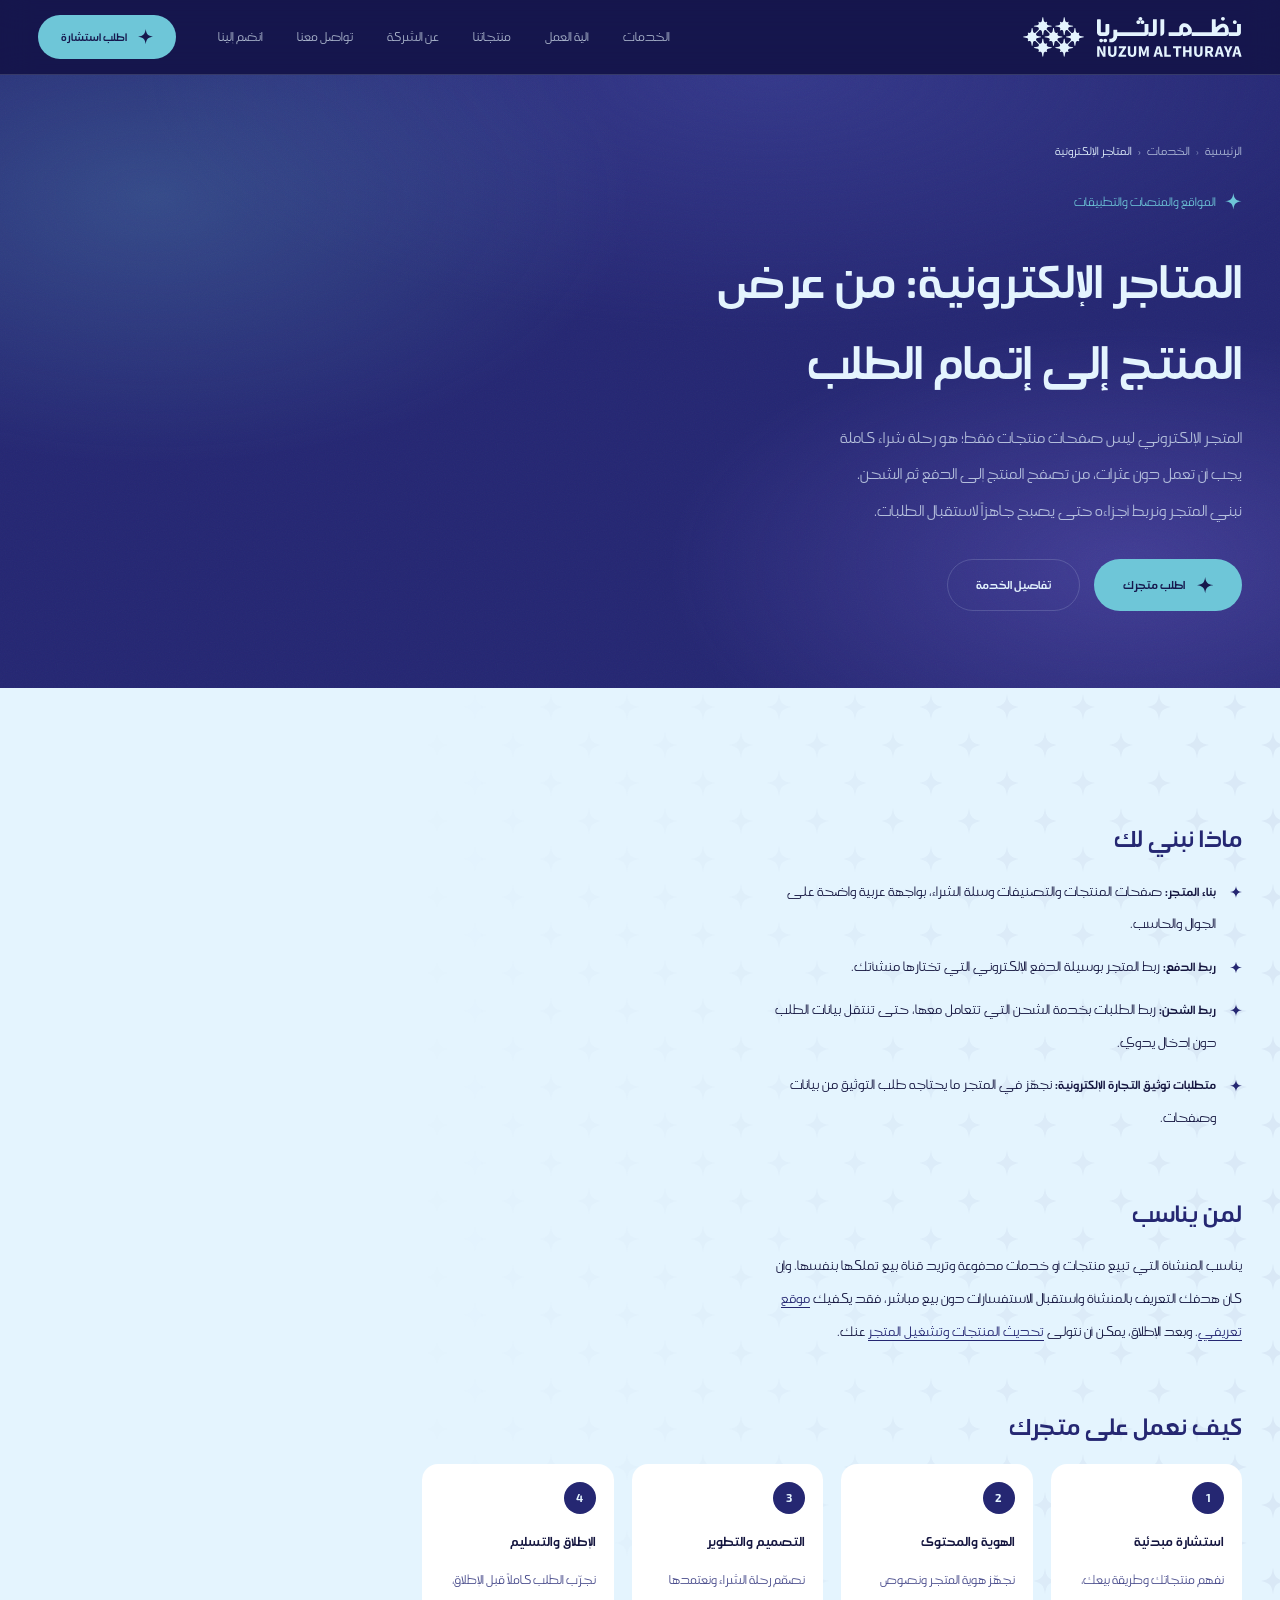
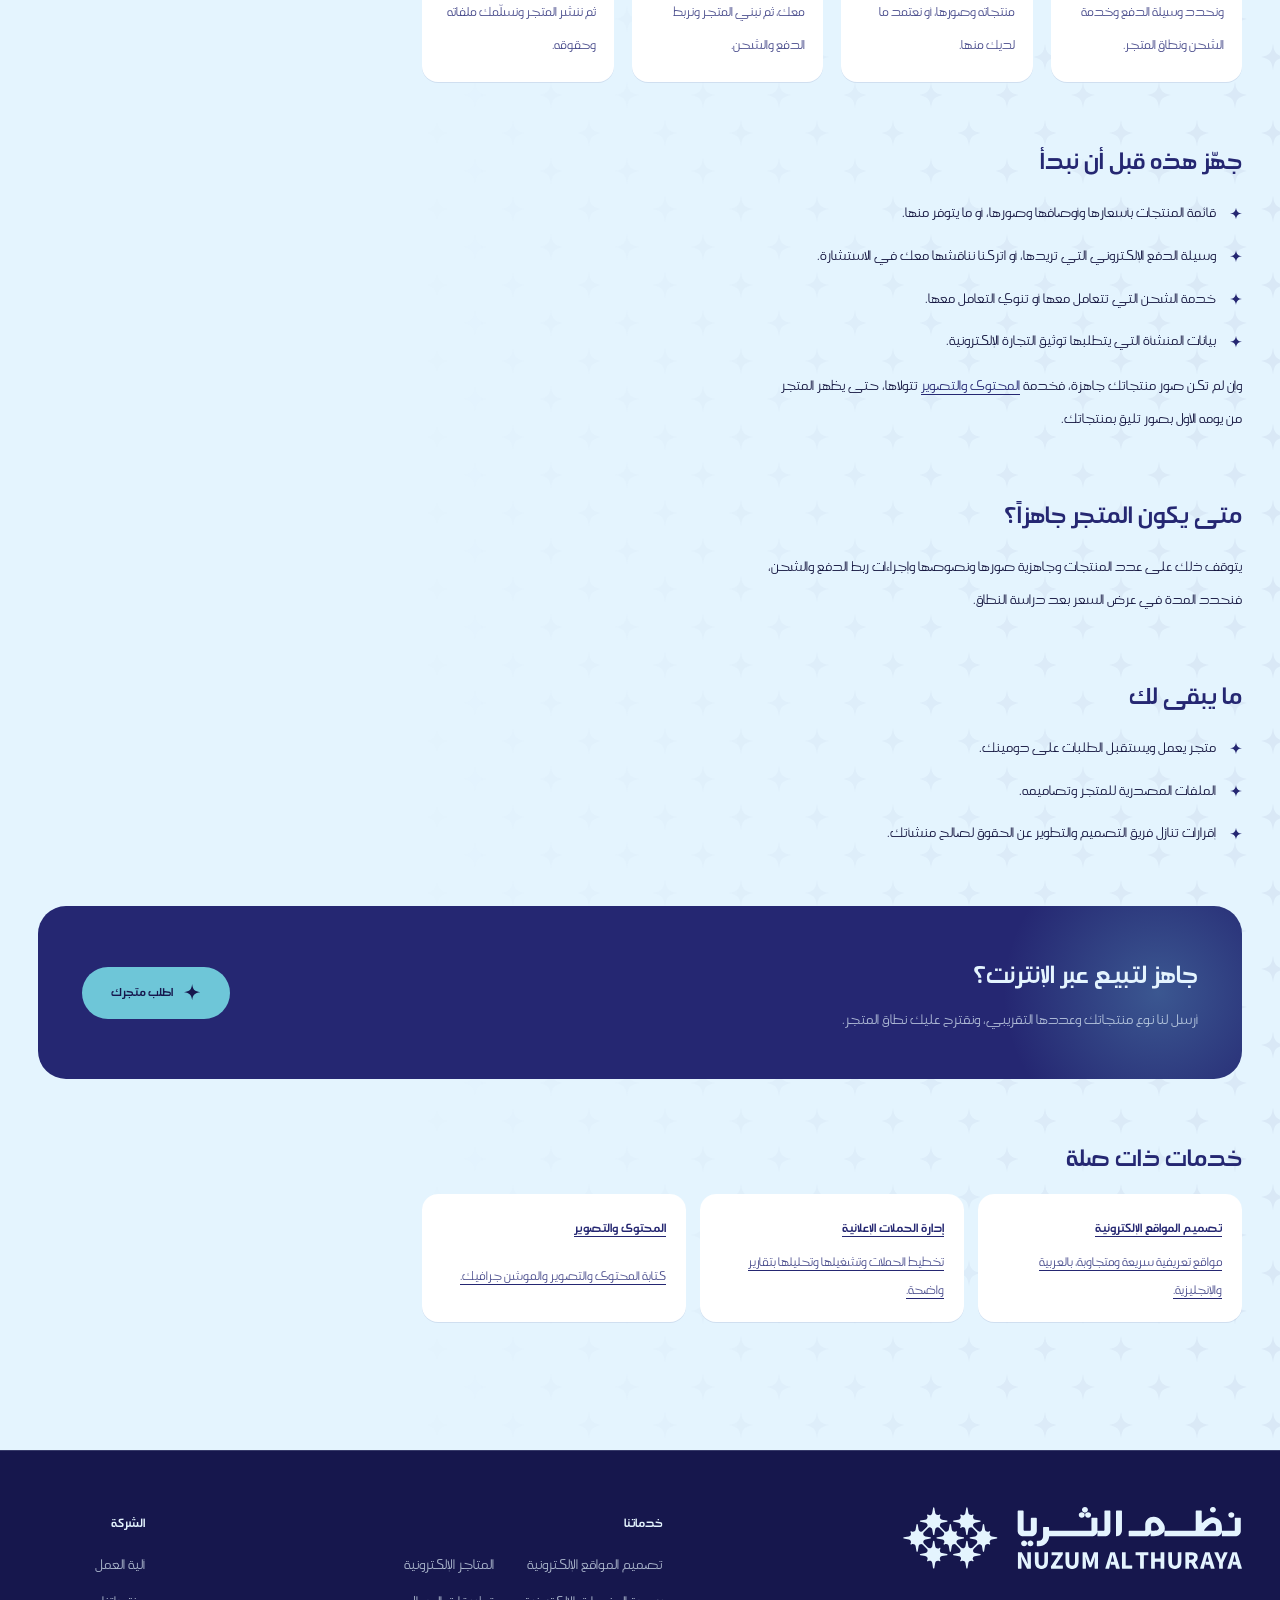
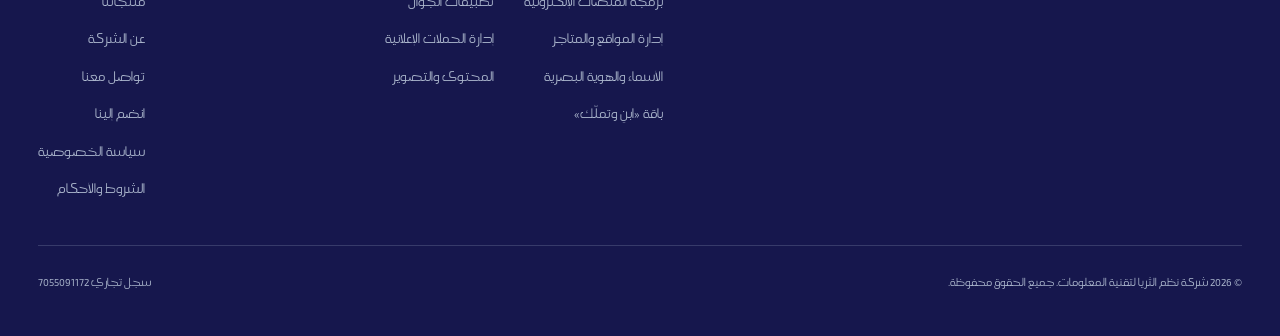
<file: services/ecommerce/index.html>
<!doctype html>
<html lang="ar" dir="rtl">
<head>
<meta charset="utf-8">
<meta name="viewport" content="width=device-width,initial-scale=1,viewport-fit=cover">
<meta http-equiv="Content-Security-Policy" content="default-src 'self'; script-src 'self'; style-src 'self'; font-src 'self'; img-src 'self' data:; connect-src https://formspree.io; form-action https://formspree.io; object-src 'none'; base-uri 'self'">
<meta name="referrer" content="strict-origin-when-cross-origin">
<title>تصميم المتاجر الإلكترونية وربط الدفع والشحن | نظم الثريا</title>
<meta name="description" content="تصميم المتاجر الإلكترونية في الرياض: بناء المتجر وربط الدفع والشحن وتجهيز متطلبات توثيق التجارة الإلكترونية، ومتجر تملك ملفاته وحقوقه.">
<meta name="theme-color" content="#16174d">
<link rel="canonical" href="https://nuzumalthuraya.com/services/ecommerce/">
<meta property="og:type" content="website">
<meta property="og:site_name" content="نظم الثريا">
<meta property="og:locale" content="ar_SA">
<meta property="og:url" content="https://nuzumalthuraya.com/services/ecommerce/">
<meta property="og:title" content="تصميم المتاجر الإلكترونية وربط الدفع والشحن | نظم الثريا">
<meta property="og:description" content="تصميم المتاجر الإلكترونية في الرياض: بناء المتجر وربط الدفع والشحن وتجهيز متطلبات توثيق التجارة الإلكترونية، ومتجر تملك ملفاته وحقوقه.">
<meta property="og:image" content="https://nuzumalthuraya.com/og-image.png">
<meta property="og:image:width" content="1200">
<meta property="og:image:height" content="630">
<meta name="twitter:card" content="summary_large_image">
<meta name="twitter:title" content="تصميم المتاجر الإلكترونية وربط الدفع والشحن | نظم الثريا">
<meta name="twitter:description" content="تصميم المتاجر الإلكترونية في الرياض: بناء المتجر وربط الدفع والشحن وتجهيز متطلبات توثيق التجارة الإلكترونية، ومتجر تملك ملفاته وحقوقه.">
<meta name="twitter:image" content="https://nuzumalthuraya.com/og-image.png">
<link rel="icon" href="/favicon.ico" sizes="48x48">
<link rel="icon" href="/favicon.svg" type="image/svg+xml">
<link rel="icon" href="/favicon-96.png" type="image/png" sizes="96x96">
<link rel="icon" href="/favicon-192.png" type="image/png" sizes="192x192">
<link rel="apple-touch-icon" href="/apple-touch-icon.png">
<link rel="preload" href="/fonts/AraHamah1964-Regular.woff2" as="font" type="font/woff2" crossorigin>
<link rel="preload" href="/fonts/AraHamah1964-Bold.woff2" as="font" type="font/woff2" crossorigin>
<link rel="stylesheet" href="/style.css">
<script type="application/ld+json">
{
  "@context": "https://schema.org",
  "@type": "Service",
  "name": "المتاجر الإلكترونية: من عرض المنتج إلى إتمام الطلب",
  "serviceType": "المتاجر الإلكترونية",
  "description": "تصميم المتاجر الإلكترونية في الرياض: بناء المتجر وربط الدفع والشحن وتجهيز متطلبات توثيق التجارة الإلكترونية، ومتجر تملك ملفاته وحقوقه.",
  "url": "https://nuzumalthuraya.com/services/ecommerce/",
  "areaServed": "SA",
  "provider": {
    "@type": "ProfessionalService",
    "@id": "https://nuzumalthuraya.com/#organization",
    "name": "نظم الثريا لتقنية المعلومات",
    "url": "https://nuzumalthuraya.com/"
  }
}
</script>
<script type="application/ld+json">
{
  "@context": "https://schema.org",
  "@type": "BreadcrumbList",
  "itemListElement": [
    {
      "@type": "ListItem",
      "position": 1,
      "name": "الرئيسية",
      "item": "https://nuzumalthuraya.com/"
    },
    {
      "@type": "ListItem",
      "position": 2,
      "name": "المتاجر الإلكترونية",
      "item": "https://nuzumalthuraya.com/services/ecommerce/"
    }
  ]
}
</script>
</head>
<body>
<!-- بداية الترويسة المشتركة (متطابقة حرفياً في كل الصفحات) -->
<svg width="0" height="0" class="sprite" aria-hidden="true" focusable="false">
  <defs>
    <symbol id="star" viewBox="-1 -1 2 2"><path d="M0-1C.09-.3.3-.09 1 0 .3.09.09.3 0 1-.09.3-.3.09-1 0-.3-.09-.09-.3 0-1Z"/></symbol>
    <symbol id="arrow" viewBox="0 0 24 24"><path d="M20 11H7.8l5.6-5.6L12 4 4 12l8 8 1.4-1.4L7.8 13H20z"/></symbol>
    <symbol id="logo-h" viewBox="766 649 372 68"><path fill="currentColor" d="M 868.859375 683.589844 L 863.4375 684.519531 C 861.285156 684.886719 860.253906 687.367188 861.515625 689.152344 C 861.972656 689.804688 861.175781 690.601562 860.53125 690.140625 C 860.003906 689.761719 859.40625 689.59375 858.820312 689.59375 C 857.453125 689.59375 856.148438 690.550781 855.890625 692.066406 L 854.960938 697.484375 C 854.832031 698.265625 853.703125 698.265625 853.570312 697.484375 L 852.640625 692.058594 C 852.570312 691.636719 852.417969 691.261719 852.207031 690.9375 C 851.25 689.460938 849.121094 689.351562 847.878906 690.601562 L 843.679688 694.824219 C 842.835938 695.675781 842.5625 696.984375 843.117188 698.039062 C 843.523438 698.808594 844.261719 699.40625 845.242188 699.574219 L 850.664062 700.503906 C 851.449219 700.636719 851.449219 701.761719 850.664062 701.894531 L 844.761719 702.902344 C 842.613281 703.269531 841.773438 705.914062 843.324219 707.464844 C 843.78125 708.109375 842.984375 708.90625 842.335938 708.445312 C 841.804688 708.074219 841.214844 707.898438 840.628906 707.898438 C 839.261719 707.898438 837.960938 708.855469 837.699219 710.371094 L 836.769531 715.792969 C 836.632812 716.578125 835.511719 716.578125 835.378906 715.792969 L 834.453125 710.371094 C 834.082031 708.21875 831.59375 707.1875 829.804688 708.445312 C 829.617188 708.578125 829.382812 708.625 829.167969 708.546875 C 828.96875 708.472656 828.808594 708.3125 828.734375 708.117188 C 828.652344 707.90625 828.683594 707.652344 828.816406 707.472656 C 828.851562 707.425781 828.902344 707.386719 828.941406 707.34375 C 828.980469 707.300781 829.015625 707.261719 829.054688 707.214844 C 829.125 707.128906 829.191406 707.042969 829.25 706.949219 C 829.363281 706.769531 829.457031 706.574219 829.523438 706.375 C 829.589844 706.179688 829.628906 705.976562 829.644531 705.773438 C 829.664062 705.570312 829.65625 705.363281 829.628906 705.164062 C 829.597656 704.964844 829.546875 704.769531 829.476562 704.578125 C 829.40625 704.390625 829.308594 704.210938 829.199219 704.039062 C 829.085938 703.871094 828.949219 703.714844 828.800781 703.574219 C 828.644531 703.433594 828.476562 703.308594 828.292969 703.207031 C 828.097656 703.101562 827.894531 703.023438 827.679688 702.964844 C 827.601562 702.945312 827.519531 702.929688 827.441406 702.914062 L 821.480469 701.894531 C 820.695312 701.761719 820.695312 700.636719 821.480469 700.503906 L 826.90625 699.574219 C 827.011719 699.558594 827.117188 699.53125 827.21875 699.503906 C 829.285156 698.917969 829.859375 696.230469 828.34375 694.703125 L 823.855469 690.183594 C 823.480469 689.804688 822.96875 689.59375 822.433594 689.59375 C 821.75 689.59375 821.082031 689.835938 820.550781 690.261719 C 820.019531 690.691406 819.628906 691.304688 819.503906 692.066406 L 818.574219 697.484375 C 818.441406 698.265625 817.3125 698.265625 817.183594 697.484375 L 816.253906 692.058594 C 815.886719 689.90625 813.394531 688.875 811.613281 690.140625 C 811.480469 690.238281 811.335938 690.28125 811.203125 690.28125 C 810.683594 690.28125 810.261719 689.671875 810.632812 689.152344 C 812.214844 687.648438 811.402344 684.976562 809.246094 684.609375 L 803.285156 683.589844 C 802.5 683.457031 802.5 682.328125 803.285156 682.199219 L 808.707031 681.269531 C 810.292969 680.996094 811.269531 679.570312 811.167969 678.128906 C 811.132812 677.609375 810.878906 677.136719 810.515625 676.765625 L 805.652344 671.871094 C 805.277344 671.5 804.769531 671.289062 804.234375 671.289062 C 802.867188 671.289062 801.566406 672.246094 801.304688 673.753906 L 800.378906 679.179688 C 800.246094 679.960938 799.117188 679.960938 798.984375 679.179688 L 798.058594 673.753906 C 797.816406 672.335938 796.660156 671.40625 795.386719 671.292969 C 794.710938 671.234375 794.054688 671.527344 793.578125 672.011719 L 788.808594 676.804688 C 788.414062 677.207031 788.183594 677.753906 788.183594 678.332031 C 788.183594 679.707031 789.140625 681.011719 790.65625 681.269531 L 796.082031 682.199219 C 796.863281 682.328125 796.863281 683.457031 796.082031 683.589844 L 790.65625 684.519531 C 789.683594 684.679688 788.941406 685.277344 788.539062 686.042969 C 787.972656 687.105469 788.257812 688.421875 789.105469 689.273438 L 793.246094 693.4375 C 794.734375 694.933594 797.386719 694.398438 797.976562 692.371094 C 798.007812 692.257812 798.039062 692.144531 798.058594 692.027344 L 798.984375 686.605469 C 799.117188 685.820312 800.246094 685.820312 800.378906 686.605469 L 801.304688 692.027344 C 801.671875 694.179688 804.164062 695.210938 805.949219 693.949219 C 806.082031 693.855469 806.21875 693.8125 806.351562 693.8125 C 806.871094 693.8125 807.292969 694.421875 806.929688 694.941406 C 805.671875 696.71875 806.699219 699.207031 808.851562 699.574219 L 814.277344 700.503906 C 815.058594 700.636719 815.058594 701.761719 814.277344 701.894531 L 808.851562 702.824219 C 806.71875 703.191406 805.6875 705.640625 806.898438 707.421875 C 806.984375 707.546875 807.039062 707.683594 807.039062 707.839844 C 807.039062 708.234375 806.714844 708.554688 806.3125 708.554688 C 806.195312 708.554688 806.074219 708.519531 805.96875 708.460938 C 805.914062 708.429688 805.863281 708.390625 805.8125 708.351562 C 805.757812 708.3125 805.699219 708.289062 805.640625 708.253906 C 805.191406 708.011719 804.710938 707.898438 804.242188 707.898438 C 802.867188 707.898438 801.566406 708.855469 801.304688 710.371094 L 800.378906 715.792969 C 800.246094 716.578125 799.117188 716.578125 798.984375 715.792969 C 798.984375 715.792969 798.0625 710.386719 798.058594 710.371094 C 798.007812 710.082031 797.917969 709.796875 797.785156 709.53125 C 797.660156 709.277344 797.496094 709.042969 797.304688 708.839844 C 797.117188 708.640625 796.898438 708.464844 796.664062 708.328125 C 796.429688 708.1875 796.175781 708.078125 795.917969 708.007812 C 795.652344 707.933594 795.375 707.898438 795.101562 707.898438 C 794.820312 707.90625 794.542969 707.945312 794.269531 708.027344 C 793.988281 708.117188 793.722656 708.242188 793.476562 708.40625 C 793.347656 708.488281 793.199219 708.542969 793.046875 708.542969 C 792.65625 708.542969 792.332031 708.222656 792.332031 707.824219 C 792.332031 707.734375 792.347656 707.644531 792.382812 707.5625 C 792.421875 707.476562 792.476562 707.40625 792.523438 707.332031 C 792.601562 707.207031 792.675781 707.074219 792.734375 706.933594 C 792.847656 706.675781 792.925781 706.398438 792.957031 706.113281 C 792.996094 705.84375 792.988281 705.558594 792.945312 705.289062 C 792.902344 705.019531 792.820312 704.753906 792.703125 704.503906 C 792.589844 704.257812 792.4375 704.023438 792.265625 703.8125 C 792.085938 703.601562 791.875 703.414062 791.636719 703.265625 C 791.394531 703.105469 791.125 702.980469 790.847656 702.902344 C 790.738281 702.871094 790.625 702.84375 790.511719 702.824219 L 785.085938 701.894531 C 784.300781 701.761719 784.300781 700.636719 785.085938 700.503906 L 790.511719 699.574219 C 792.101562 699.296875 793.085938 697.863281 792.96875 696.414062 C 792.925781 695.910156 792.679688 695.441406 792.320312 695.070312 L 787.457031 690.183594 C 787.082031 689.804688 786.574219 689.59375 786.042969 689.59375 C 785.355469 689.59375 784.6875 689.835938 784.164062 690.261719 C 783.632812 690.691406 783.242188 691.304688 783.109375 692.066406 L 782.1875 697.484375 C 782.046875 698.265625 780.925781 698.265625 780.789062 697.484375 L 779.867188 692.058594 C 779.5 689.917969 777.035156 688.886719 775.25 690.125 C 775.238281 690.128906 775.230469 690.136719 775.21875 690.140625 C 775.109375 690.214844 774.984375 690.25 774.84375 690.25 C 774.449219 690.25 774.128906 689.925781 774.128906 689.527344 C 774.128906 689.46875 774.132812 689.402344 774.152344 689.339844 C 774.171875 689.28125 774.195312 689.226562 774.234375 689.152344 C 774.25 689.136719 774.265625 689.109375 774.277344 689.09375 C 775.484375 687.316406 774.449219 684.878906 772.320312 684.519531 L 766.894531 683.589844 C 766.109375 683.457031 766.109375 682.328125 766.894531 682.199219 L 772.3125 681.269531 C 774.472656 680.902344 775.503906 678.414062 774.234375 676.628906 C 774.140625 676.496094 774.097656 676.351562 774.097656 676.21875 C 774.097656 675.699219 774.707031 675.277344 775.222656 675.644531 C 777.007812 676.90625 779.5 675.875 779.867188 673.722656 L 780.789062 668.296875 C 780.925781 667.515625 782.046875 667.515625 782.1875 668.296875 L 783.109375 673.722656 C 783.339844 675.035156 784.351562 675.933594 785.511719 676.140625 C 786.28125 676.285156 787.0625 675.996094 787.609375 675.441406 L 792.347656 670.679688 C 792.753906 670.277344 792.980469 669.726562 792.980469 669.140625 C 792.980469 667.769531 792.023438 666.464844 790.511719 666.207031 L 785.085938 665.277344 C 784.300781 665.144531 784.300781 664.023438 785.085938 663.886719 L 790.511719 662.957031 C 792.664062 662.589844 793.691406 660.105469 792.433594 658.324219 C 792.335938 658.191406 792.296875 658.046875 792.296875 657.914062 C 792.296875 657.394531 792.898438 656.972656 793.421875 657.339844 C 794.964844 658.882812 797.605469 658.039062 797.976562 655.886719 L 798.984375 649.992188 C 799.117188 649.207031 800.246094 649.207031 800.378906 649.992188 L 801.304688 655.417969 C 801.671875 657.570312 804.164062 658.601562 805.949219 657.335938 C 806.589844 656.875 807.386719 657.671875 806.929688 658.324219 C 806.554688 658.851562 806.382812 659.445312 806.382812 660.027344 C 806.382812 661.398438 807.339844 662.699219 808.851562 662.957031 L 814.277344 663.886719 C 815.058594 664.023438 815.058594 665.144531 814.277344 665.277344 L 808.851562 666.207031 C 807.265625 666.476562 806.289062 667.902344 806.394531 669.347656 C 806.429688 669.859375 806.683594 670.34375 807.042969 670.707031 L 811.8125 675.507812 C 812.261719 675.957031 812.882812 676.230469 813.523438 676.1875 C 814.8125 676.097656 816.011719 675.164062 816.253906 673.722656 L 817.183594 668.296875 C 817.3125 667.515625 818.441406 667.515625 818.574219 668.296875 L 819.503906 673.722656 C 819.871094 675.875 822.359375 676.90625 824.136719 675.644531 C 824.269531 675.546875 824.414062 675.507812 824.546875 675.507812 C 825.066406 675.507812 825.488281 676.117188 825.125 676.628906 C 824.753906 677.160156 824.578125 677.753906 824.578125 678.332031 C 824.578125 679.707031 825.535156 681.011719 827.050781 681.269531 L 832.46875 682.199219 C 833.253906 682.328125 833.253906 683.457031 832.46875 683.589844 L 827.042969 684.519531 C 826.078125 684.679688 825.335938 685.277344 824.925781 686.042969 C 824.367188 687.105469 824.644531 688.417969 825.488281 689.269531 L 829.640625 693.445312 C 831.140625 694.957031 833.8125 694.386719 834.382812 692.335938 C 834.410156 692.234375 834.433594 692.128906 834.453125 692.027344 L 835.378906 686.605469 C 835.511719 685.820312 836.632812 685.820312 836.769531 686.605469 L 837.699219 692.027344 C 837.777344 692.5 837.960938 692.914062 838.210938 693.265625 C 839.207031 694.644531 841.265625 694.6875 842.46875 693.480469 L 846.648438 689.273438 C 847.496094 688.417969 847.777344 687.105469 847.214844 686.042969 C 846.808594 685.277344 846.066406 684.679688 845.09375 684.519531 L 839.671875 683.589844 C 838.886719 683.457031 838.886719 682.328125 839.671875 682.199219 L 845.09375 681.269531 C 846.6875 680.996094 847.664062 679.570312 847.554688 678.121094 C 847.519531 677.605469 847.265625 677.128906 846.898438 676.761719 L 842.039062 671.871094 C 841.667969 671.5 841.160156 671.289062 840.625 671.289062 C 839.253906 671.289062 837.960938 672.246094 837.699219 673.753906 L 836.769531 679.179688 C 836.632812 679.960938 835.511719 679.960938 835.378906 679.179688 L 834.359375 673.21875 C 833.992188 671.058594 831.316406 670.246094 829.804688 671.835938 C 829.160156 672.292969 828.363281 671.5 828.828125 670.847656 C 830.085938 669.0625 829.054688 666.574219 826.90625 666.207031 L 821.480469 665.277344 C 820.695312 665.144531 820.695312 664.023438 821.480469 663.886719 L 826.90625 662.957031 C 829.054688 662.589844 830.085938 660.105469 828.820312 658.324219 C 828.722656 658.191406 828.683594 658.046875 828.683594 657.914062 C 828.683594 657.394531 829.292969 656.972656 829.808594 657.339844 C 831.351562 658.882812 834 658.046875 834.375 655.886719 L 835.378906 649.992188 C 835.511719 649.207031 836.632812 649.207031 836.769531 649.992188 L 837.699219 655.417969 C 838.066406 657.570312 840.550781 658.601562 842.335938 657.335938 C 842.984375 656.875 843.78125 657.671875 843.316406 658.324219 C 842.058594 660.105469 843.089844 662.589844 845.242188 662.957031 L 850.664062 663.886719 C 851.449219 664.023438 851.449219 665.144531 850.664062 665.277344 L 845.242188 666.207031 C 844.277344 666.371094 843.535156 666.964844 843.125 667.730469 C 842.558594 668.792969 842.839844 670.105469 843.683594 670.960938 L 847.875 675.175781 C 849.074219 676.378906 851.132812 676.339844 852.128906 674.957031 C 852.382812 674.609375 852.5625 674.195312 852.640625 673.722656 L 853.570312 668.296875 C 853.703125 667.515625 854.832031 667.515625 854.960938 668.296875 L 855.890625 673.722656 C 856.257812 675.875 858.75 676.90625 860.53125 675.644531 C 860.664062 675.546875 860.800781 675.507812 860.933594 675.507812 C 861.453125 675.507812 861.875 676.117188 861.515625 676.628906 C 861.140625 677.160156 860.964844 677.753906 860.964844 678.332031 C 860.964844 679.707031 861.925781 681.011719 863.4375 681.269531 L 868.859375 682.199219 C 869.644531 682.328125 869.644531 683.457031 868.859375 683.589844 "/><path fill="currentColor" d="M 911.625 660.808594 C 912.253906 660.808594 912.765625 661.292969 912.765625 661.890625 L 912.765625 675.285156 C 912.765625 676.953125 912.136719 678.339844 910.886719 679.460938 C 909.632812 680.578125 908.160156 681.140625 906.472656 681.140625 L 897.996094 681.140625 C 896.3125 681.140625 894.855469 680.578125 893.617188 679.460938 C 892.382812 678.339844 891.765625 676.953125 891.765625 675.285156 L 891.765625 653.957031 C 891.765625 653.363281 892.273438 652.878906 892.902344 652.878906 L 897.136719 652.878906 C 897.769531 652.878906 898.277344 653.363281 898.277344 653.957031 L 898.277344 673.886719 C 898.277344 674.484375 898.789062 674.964844 899.417969 674.964844 L 905.058594 674.964844 C 905.6875 674.964844 906.195312 674.484375 906.195312 673.886719 L 906.195312 661.890625 C 906.195312 661.292969 906.707031 660.808594 907.339844 660.808594 Z M 911.625 660.808594 "/><path fill="currentColor" d="M 993.457031 653.503906 L 993.457031 675.289062 C 993.457031 676.945312 992.839844 678.347656 991.605469 679.464844 C 990.375 680.582031 988.910156 681.144531 987.226562 681.144531 L 979.917969 681.144531 C 979.546875 681.144531 979.25 680.863281 979.25 680.503906 L 979.25 675.289062 C 979.25 676.945312 978.636719 678.347656 977.375 679.464844 C 976.117188 680.582031 974.652344 681.144531 972.972656 681.144531 L 926.820312 681.144531 C 926.488281 681.144531 926.203125 681.402344 926.191406 681.722656 C 926.0625 684.394531 925.023438 686.734375 923.097656 688.777344 C 921.015625 690.957031 918.34375 692.050781 915.09375 692.050781 L 913.398438 692.050781 C 913.050781 692.050781 912.769531 691.78125 912.769531 691.445312 L 912.769531 686.527344 C 912.769531 686.195312 913.050781 685.925781 913.398438 685.925781 L 915.09375 685.925781 C 916.402344 685.925781 917.484375 685.488281 918.34375 684.625 C 919.203125 683.753906 919.640625 682.585938 919.640625 681.144531 L 919.640625 671.472656 C 919.640625 671.140625 919.925781 670.871094 920.269531 670.871094 L 925.574219 670.871094 C 925.921875 670.871094 926.203125 671.140625 926.203125 671.472656 L 926.203125 674.363281 C 926.203125 674.699219 926.488281 674.96875 926.847656 674.96875 L 972.058594 674.96875 C 972.40625 674.96875 972.6875 674.699219 972.6875 674.375 L 972.6875 661.402344 C 972.6875 661.070312 972.972656 660.8125 973.304688 660.8125 L 978.636719 660.8125 C 978.96875 660.8125 979.25 661.070312 979.25 661.402344 L 979.25 674.96875 L 986.277344 674.96875 C 986.648438 674.96875 986.945312 674.683594 986.945312 674.339844 L 986.945312 653.503906 C 986.945312 653.15625 987.242188 652.875 987.613281 652.875 L 992.789062 652.875 C 993.160156 652.875 993.457031 653.15625 993.457031 653.503906 "/><path fill="currentColor" d="M 999.636719 653.488281 L 999.636719 680.503906 C 999.636719 680.863281 999.960938 681.140625 1000.335938 681.113281 C 1002.128906 680.988281 1003.515625 680.355469 1004.492188 679.222656 C 1005.601562 677.941406 1006.152344 676.382812 1006.152344 674.539062 L 1006.152344 653.488281 C 1006.152344 653.152344 1005.863281 652.878906 1005.507812 652.878906 L 1000.28125 652.878906 C 999.925781 652.878906 999.636719 653.152344 999.636719 653.488281 "/><path fill="currentColor" d="M 1109.222656 674.351562 C 1109.222656 674.683594 1108.925781 674.96875 1108.570312 674.96875 L 1096.671875 674.96875 C 1096.339844 674.96875 1096.148438 674.609375 1096.339844 674.339844 C 1098.714844 671.308594 1100.757812 669.199219 1102.464844 668.019531 C 1104.277344 666.761719 1105.78125 666.324219 1106.988281 666.722656 C 1107.617188 666.964844 1108.144531 667.414062 1108.582031 668.046875 C 1109.019531 668.6875 1109.222656 669.921875 1109.222656 671.769531 Z M 1045.515625 674.003906 C 1044.71875 674.644531 1043.304688 674.96875 1041.238281 674.96875 L 1038.863281 674.96875 C 1038.5 674.96875 1038.207031 674.683594 1038.207031 674.351562 L 1038.207031 668.261719 C 1038.207031 667.441406 1038.453125 666.863281 1038.941406 666.503906 C 1039.425781 666.117188 1040.121094 665.925781 1041.042969 665.925781 C 1041.957031 665.925781 1042.765625 666.257812 1043.488281 666.925781 C 1044.796875 668.238281 1045.65625 669.355469 1046.066406 670.253906 C 1046.480469 671.167969 1046.683594 671.820312 1046.683594 672.257812 C 1046.683594 672.785156 1046.296875 673.363281 1045.515625 674.003906 M 1135.824219 660.8125 L 1130.53125 660.8125 C 1130.171875 660.8125 1129.890625 661.082031 1129.890625 661.402344 L 1129.890625 674.363281 C 1129.890625 674.699219 1129.609375 674.96875 1129.257812 674.96875 L 1115.851562 674.96875 L 1115.746094 671.667969 C 1115.695312 669.214844 1115.183594 667.042969 1114.195312 665.140625 C 1113.203125 663.253906 1111.601562 661.855469 1109.390625 660.96875 C 1106.960938 660.121094 1104.703125 660.03125 1102.632812 660.734375 C 1100.550781 661.417969 1098.625 662.574219 1096.839844 664.164062 C 1096.121094 664.808594 1095.429688 665.476562 1094.761719 666.183594 C 1094.347656 666.605469 1093.617188 666.335938 1093.617188 665.769531 L 1093.617188 653.492188 C 1093.617188 653.15625 1093.324219 652.875 1092.960938 652.875 L 1087.695312 652.875 C 1087.335938 652.875 1087.039062 653.15625 1087.039062 653.492188 L 1087.039062 674.351562 C 1087.039062 674.683594 1086.746094 674.96875 1086.386719 674.96875 L 1052.757812 674.96875 C 1053.054688 674.132812 1053.195312 673.207031 1053.195312 672.191406 C 1053.195312 669.148438 1051.527344 665.988281 1048.199219 662.726562 C 1046.296875 660.8125 1043.972656 659.800781 1041.238281 659.683594 C 1038.515625 659.582031 1036.203125 660.375 1034.339844 662.085938 C 1032.570312 663.652344 1031.695312 665.667969 1031.695312 668.148438 L 1031.695312 674.351562 C 1031.695312 674.683594 1031.398438 674.96875 1031.039062 674.96875 L 1014.175781 674.96875 C 1013.816406 674.96875 1013.535156 675.238281 1013.535156 675.585938 L 1013.535156 680.515625 C 1013.535156 680.863281 1013.816406 681.144531 1014.175781 681.144531 L 1031.914062 681.144531 C 1033.261719 681.144531 1034.429688 680.824219 1035.394531 680.207031 C 1036.371094 679.59375 1037.101562 678.78125 1037.589844 677.78125 L 1037.589844 680.515625 C 1037.589844 680.863281 1037.886719 681.144531 1038.246094 681.144531 L 1041.238281 681.144531 C 1042.996094 681.144531 1044.808594 680.835938 1046.660156 680.234375 C 1048.507812 679.628906 1050.0625 678.667969 1051.320312 677.355469 C 1051.925781 676.726562 1052.375 675.996094 1052.683594 675.171875 L 1052.683594 680.542969 C 1052.683594 680.875 1052.964844 681.144531 1053.3125 681.144531 L 1109.621094 681.144531 C 1111.34375 681.144531 1112.820312 680.554688 1114.050781 679.410156 C 1114.976562 678.550781 1115.542969 677.550781 1115.746094 676.40625 L 1115.746094 680.515625 C 1115.746094 680.863281 1116.042969 681.144531 1116.402344 681.144531 L 1130.171875 681.144531 C 1131.867188 681.144531 1133.332031 680.582031 1134.578125 679.464844 C 1135.398438 678.730469 1135.953125 677.882812 1136.234375 676.921875 C 1136.390625 676.40625 1136.464844 675.867188 1136.464844 675.289062 L 1136.464844 661.402344 C 1136.464844 661.082031 1136.183594 660.8125 1135.824219 660.8125 "/><path fill="currentColor" d="M 1108.59375 650.308594 C 1108.484375 650.160156 1108.359375 650.023438 1108.214844 649.886719 C 1107.578125 649.285156 1106.808594 648.984375 1105.914062 648.984375 C 1105.015625 648.984375 1104.246094 649.285156 1103.609375 649.886719 C 1103.464844 650.023438 1103.339844 650.160156 1103.230469 650.308594 C 1102.847656 650.820312 1102.65625 651.402344 1102.65625 652.066406 C 1102.65625 652.921875 1102.972656 653.644531 1103.609375 654.253906 C 1104.246094 654.851562 1105.015625 655.15625 1105.914062 655.15625 C 1106.808594 655.15625 1107.578125 654.851562 1108.214844 654.253906 C 1108.851562 653.644531 1109.167969 652.921875 1109.167969 652.066406 C 1109.167969 651.402344 1108.976562 650.820312 1108.59375 650.308594 "/><path fill="currentColor" d="M 964.734375 655.964844 C 964.628906 655.816406 964.503906 655.679688 964.355469 655.542969 C 963.71875 654.941406 962.953125 654.640625 962.058594 654.640625 C 961.15625 654.640625 960.386719 654.941406 959.753906 655.542969 C 959.609375 655.679688 959.480469 655.816406 959.375 655.964844 C 958.992188 656.476562 958.796875 657.058594 958.796875 657.722656 C 958.796875 658.578125 959.117188 659.296875 959.753906 659.90625 C 960.386719 660.503906 961.15625 660.8125 962.058594 660.8125 C 962.953125 660.8125 963.71875 660.503906 964.355469 659.90625 C 964.996094 659.296875 965.3125 658.578125 965.3125 657.722656 C 965.3125 657.058594 965.121094 656.476562 964.734375 655.964844 "/><path fill="currentColor" d="M 971.671875 655.964844 C 971.5625 655.816406 971.4375 655.679688 971.292969 655.542969 C 970.65625 654.941406 969.890625 654.640625 968.992188 654.640625 C 968.09375 654.640625 967.324219 654.941406 966.6875 655.542969 C 966.542969 655.679688 966.417969 655.816406 966.308594 655.964844 C 965.925781 656.476562 965.734375 657.058594 965.734375 657.722656 C 965.734375 658.578125 966.050781 659.296875 966.6875 659.90625 C 967.324219 660.503906 968.09375 660.8125 968.992188 660.8125 C 969.890625 660.8125 970.65625 660.503906 971.292969 659.90625 C 971.929688 659.296875 972.246094 658.578125 972.246094 657.722656 C 972.246094 657.058594 972.054688 656.476562 971.671875 655.964844 "/><path fill="currentColor" d="M 968.234375 650.359375 C 968.125 650.210938 968 650.074219 967.855469 649.9375 C 967.21875 649.335938 966.449219 649.035156 965.554688 649.035156 C 964.65625 649.035156 963.886719 649.335938 963.25 649.9375 C 963.105469 650.074219 962.980469 650.210938 962.871094 650.359375 C 962.488281 650.871094 962.296875 651.453125 962.296875 652.117188 C 962.296875 652.972656 962.613281 653.695312 963.25 654.304688 C 963.886719 654.902344 964.65625 655.207031 965.554688 655.207031 C 966.449219 655.207031 967.21875 654.902344 967.855469 654.304688 C 968.492188 653.695312 968.808594 652.972656 968.808594 652.117188 C 968.808594 651.453125 968.617188 650.871094 968.234375 650.359375 "/><path fill="currentColor" d="M 901.496094 687.199219 C 901.386719 687.050781 901.261719 686.914062 901.117188 686.777344 C 900.480469 686.175781 899.714844 685.875 898.816406 685.875 C 897.917969 685.875 897.148438 686.175781 896.511719 686.777344 C 896.367188 686.914062 896.242188 687.050781 896.136719 687.199219 C 895.75 687.710938 895.558594 688.292969 895.558594 688.957031 C 895.558594 689.8125 895.875 690.535156 896.511719 691.144531 C 897.148438 691.738281 897.917969 692.046875 898.816406 692.046875 C 899.714844 692.046875 900.480469 691.738281 901.117188 691.144531 C 901.753906 690.535156 902.070312 689.8125 902.070312 688.957031 C 902.070312 688.292969 901.878906 687.710938 901.496094 687.199219 "/><path fill="currentColor" d="M 908.429688 687.199219 C 908.324219 687.050781 908.199219 686.914062 908.054688 686.777344 C 907.417969 686.175781 906.648438 685.875 905.753906 685.875 C 904.855469 685.875 904.085938 686.175781 903.449219 686.777344 C 903.304688 686.914062 903.179688 687.050781 903.070312 687.199219 C 902.6875 687.710938 902.496094 688.292969 902.496094 688.957031 C 902.496094 689.8125 902.8125 690.535156 903.449219 691.144531 C 904.085938 691.738281 904.855469 692.046875 905.753906 692.046875 C 906.648438 692.046875 907.417969 691.738281 908.054688 691.144531 C 908.691406 690.535156 909.007812 689.8125 909.007812 688.957031 C 909.007812 688.292969 908.816406 687.710938 908.429688 687.199219 "/><path fill="currentColor" d="M 1128.941406 656.230469 C 1128.796875 655.988281 1128.609375 655.761719 1128.378906 655.542969 C 1127.746094 654.941406 1126.976562 654.640625 1126.078125 654.640625 C 1125.179688 654.640625 1124.414062 654.941406 1123.777344 655.542969 C 1123.546875 655.761719 1123.363281 655.988281 1123.21875 656.230469 C 1122.953125 656.679688 1122.820312 657.175781 1122.820312 657.722656 C 1122.820312 658.578125 1123.140625 659.304688 1123.777344 659.90625 C 1124.414062 660.511719 1125.179688 660.8125 1126.078125 660.8125 C 1126.976562 660.8125 1127.746094 660.511719 1128.378906 659.90625 C 1129.015625 659.304688 1129.335938 658.578125 1129.335938 657.722656 C 1129.335938 657.175781 1129.203125 656.679688 1128.941406 656.230469 "/><path fill="currentColor" d="M 902.796875 698.558594 C 902.5625 698.558594 902.371094 698.75 902.371094 698.984375 L 902.371094 704.949219 C 902.371094 706.027344 902.441406 707.15625 902.570312 708.339844 C 902.703125 709.535156 902.808594 710.601562 902.871094 711.574219 L 902.769531 711.574219 L 901 707.578125 C 900.996094 707.570312 900.992188 707.558594 900.988281 707.550781 L 896.378906 698.789062 C 896.308594 698.648438 896.160156 698.558594 896.003906 698.558594 L 892.492188 698.558594 C 892.257812 698.558594 892.066406 698.75 892.066406 698.984375 L 892.066406 716.261719 C 892.066406 716.496094 892.257812 716.6875 892.492188 716.6875 L 895.53125 716.6875 C 895.769531 716.6875 895.957031 716.496094 895.957031 716.261719 L 895.957031 710.261719 C 895.957031 709.183594 895.894531 708.078125 895.777344 706.921875 C 895.65625 705.777344 895.550781 704.699219 895.457031 703.699219 L 895.566406 703.699219 L 897.332031 707.632812 C 897.335938 707.640625 897.339844 707.648438 897.34375 707.65625 L 901.953125 716.460938 C 902.027344 716.601562 902.167969 716.6875 902.328125 716.6875 L 905.851562 716.6875 C 906.085938 716.6875 906.277344 716.496094 906.277344 716.261719 L 906.277344 698.984375 C 906.277344 698.75 906.085938 698.558594 905.851562 698.558594 Z M 902.796875 698.558594 "/><path fill="currentColor" d="M 933.6875 712.601562 L 941.214844 701.136719 C 941.261719 701.066406 941.285156 700.988281 941.285156 700.90625 L 941.285156 698.976562 C 941.285156 698.746094 941.097656 698.558594 940.871094 698.558594 L 929.410156 698.558594 C 929.179688 698.558594 928.992188 698.746094 928.992188 698.976562 L 928.992188 701.589844 C 928.992188 701.820312 929.179688 702.003906 929.410156 702.003906 L 935.484375 702.003906 C 935.8125 702.003906 936.007812 702.371094 935.828125 702.644531 L 928.3125 714.113281 C 928.265625 714.179688 928.246094 714.257812 928.246094 714.339844 L 928.246094 716.273438 C 928.246094 716.503906 928.429688 716.6875 928.660156 716.6875 L 940.949219 716.6875 C 941.175781 716.6875 941.363281 716.503906 941.363281 716.273438 L 941.363281 713.65625 C 941.363281 713.429688 941.175781 713.242188 940.949219 713.242188 L 934.035156 713.242188 C 933.703125 713.242188 933.503906 712.878906 933.6875 712.601562 "/><path fill="currentColor" d="M 975.714844 698.558594 C 975.539062 698.558594 975.386719 698.671875 975.324219 698.835938 L 972.558594 706.617188 C 972.375 707.144531 972.203125 707.683594 972.042969 708.261719 C 971.886719 708.839844 971.71875 709.40625 971.53125 709.957031 L 971.429688 709.957031 C 971.242188 709.40625 971.058594 708.839844 970.890625 708.261719 C 970.730469 707.683594 970.546875 707.144531 970.363281 706.617188 L 967.542969 698.832031 C 967.484375 698.667969 967.328125 698.558594 967.152344 698.558594 L 963.386719 698.558594 C 963.160156 698.558594 962.976562 698.746094 962.976562 698.972656 L 962.976562 716.273438 C 962.976562 716.503906 963.160156 716.6875 963.386719 716.6875 L 966.230469 716.6875 C 966.457031 716.6875 966.644531 716.503906 966.644531 716.273438 L 966.644531 710.035156 C 966.644531 709.15625 966.578125 708.117188 966.445312 706.933594 C 966.3125 705.765625 966.207031 704.738281 966.117188 703.871094 L 966.222656 703.871094 L 967.667969 708.183594 L 970.15625 714.828125 C 970.21875 714.988281 970.371094 715.097656 970.542969 715.097656 L 972.21875 715.097656 C 972.390625 715.097656 972.546875 714.988281 972.605469 714.828125 L 975.097656 708.183594 L 976.570312 703.871094 L 976.671875 703.871094 C 976.582031 704.738281 976.476562 705.765625 976.34375 706.933594 C 976.210938 708.117188 976.148438 709.15625 976.148438 710.035156 L 976.148438 716.273438 C 976.148438 716.503906 976.332031 716.6875 976.558594 716.6875 L 979.46875 716.6875 C 979.695312 716.6875 979.878906 716.503906 979.878906 716.273438 L 979.878906 698.972656 C 979.878906 698.746094 979.695312 698.558594 979.46875 698.558594 Z M 975.714844 698.558594 "/><path fill="currentColor" d="M 1010.246094 712.839844 L 1010.246094 698.964844 C 1010.246094 698.742188 1010.066406 698.558594 1009.84375 698.558594 L 1006.5625 698.558594 C 1006.339844 698.558594 1006.15625 698.742188 1006.15625 698.964844 L 1006.15625 716.285156 C 1006.15625 716.507812 1006.339844 716.6875 1006.5625 716.6875 L 1017.007812 716.6875 C 1017.230469 716.6875 1017.410156 716.507812 1017.410156 716.285156 L 1017.410156 713.648438 C 1017.410156 713.425781 1017.230469 713.242188 1017.007812 713.242188 L 1010.648438 713.242188 C 1010.429688 713.242188 1010.246094 713.0625 1010.246094 712.839844 "/><path fill="currentColor" d="M 1021.066406 698.972656 L 1021.066406 701.59375 C 1021.066406 701.820312 1021.25 702.003906 1021.476562 702.003906 L 1025.636719 702.003906 C 1025.863281 702.003906 1026.046875 702.1875 1026.046875 702.414062 L 1026.046875 716.277344 C 1026.046875 716.503906 1026.230469 716.6875 1026.460938 716.6875 L 1029.75 716.6875 C 1029.976562 716.6875 1030.164062 716.503906 1030.164062 716.277344 L 1030.164062 702.414062 C 1030.164062 702.1875 1030.34375 702.003906 1030.574219 702.003906 L 1034.71875 702.003906 C 1034.949219 702.003906 1035.128906 701.820312 1035.128906 701.59375 L 1035.128906 698.972656 C 1035.128906 698.746094 1034.949219 698.558594 1034.71875 698.558594 L 1021.476562 698.558594 C 1021.25 698.558594 1021.066406 698.746094 1021.066406 698.972656 "/><path fill="currentColor" d="M 1048.488281 698.96875 L 1048.488281 705.132812 C 1048.488281 705.359375 1048.304688 705.539062 1048.082031 705.539062 L 1042.636719 705.539062 C 1042.414062 705.539062 1042.230469 705.359375 1042.230469 705.132812 L 1042.230469 698.96875 C 1042.230469 698.742188 1042.046875 698.558594 1041.824219 698.558594 L 1038.550781 698.558594 C 1038.324219 698.558594 1038.140625 698.742188 1038.140625 698.96875 L 1038.140625 716.28125 C 1038.140625 716.503906 1038.324219 716.6875 1038.550781 716.6875 L 1041.824219 716.6875 C 1042.046875 716.6875 1042.230469 716.503906 1042.230469 716.28125 L 1042.230469 709.523438 C 1042.230469 709.296875 1042.414062 709.117188 1042.636719 709.117188 L 1048.082031 709.117188 C 1048.304688 709.117188 1048.488281 709.296875 1048.488281 709.523438 L 1048.488281 716.28125 C 1048.488281 716.503906 1048.671875 716.6875 1048.894531 716.6875 L 1052.195312 716.6875 C 1052.421875 716.6875 1052.601562 716.503906 1052.601562 716.28125 L 1052.601562 698.96875 C 1052.601562 698.742188 1052.421875 698.558594 1052.195312 698.558594 L 1048.894531 698.558594 C 1048.671875 698.558594 1048.488281 698.742188 1048.488281 698.96875 "/><path fill="currentColor" d="M 1067.796875 698.558594 C 1067.570312 698.558594 1067.390625 698.742188 1067.390625 698.964844 L 1067.390625 708.707031 C 1067.390625 710.484375 1067.113281 711.730469 1066.5625 712.429688 C 1065.996094 713.140625 1065.207031 713.492188 1064.195312 713.492188 C 1063.171875 713.492188 1062.394531 713.140625 1061.855469 712.429688 C 1061.316406 711.730469 1061.054688 710.484375 1061.054688 708.707031 L 1061.054688 698.964844 C 1061.054688 698.742188 1060.871094 698.558594 1060.648438 698.558594 L 1057.34375 698.558594 C 1057.121094 698.558594 1056.941406 698.742188 1056.941406 698.964844 L 1056.941406 708.289062 C 1056.941406 711.324219 1057.558594 713.546875 1058.792969 714.9375 C 1060.042969 716.320312 1061.84375 717.015625 1064.195312 717.015625 C 1066.523438 717.015625 1068.3125 716.320312 1069.519531 714.9375 C 1070.730469 713.546875 1071.332031 711.324219 1071.332031 708.289062 L 1071.332031 698.964844 C 1071.332031 698.742188 1071.152344 698.558594 1070.929688 698.558594 Z M 1067.796875 698.558594 "/><path fill="currentColor" d="M 955.066406 698.558594 C 954.839844 698.558594 954.660156 698.742188 954.660156 698.964844 L 954.660156 708.707031 C 954.660156 710.484375 954.382812 711.730469 953.832031 712.429688 C 953.265625 713.140625 952.476562 713.492188 951.464844 713.492188 C 950.441406 713.492188 949.667969 713.140625 949.125 712.429688 C 948.585938 711.730469 948.324219 710.484375 948.324219 708.707031 L 948.324219 698.964844 C 948.324219 698.742188 948.140625 698.558594 947.917969 698.558594 L 944.617188 698.558594 C 944.390625 698.558594 944.210938 698.742188 944.210938 698.964844 L 944.210938 708.289062 C 944.210938 711.324219 944.828125 713.546875 946.0625 714.9375 C 947.3125 716.320312 949.113281 717.015625 951.464844 717.015625 C 953.792969 717.015625 955.582031 716.320312 956.789062 714.9375 C 958 713.546875 958.605469 711.324219 958.605469 708.289062 L 958.605469 698.964844 C 958.605469 698.742188 958.421875 698.558594 958.199219 698.558594 Z M 955.066406 698.558594 "/><path fill="currentColor" d="M 921.464844 698.558594 C 921.242188 698.558594 921.0625 698.742188 921.0625 698.964844 L 921.0625 708.707031 C 921.0625 710.484375 920.785156 711.730469 920.234375 712.429688 C 919.667969 713.140625 918.878906 713.492188 917.867188 713.492188 C 916.839844 713.492188 916.066406 713.140625 915.527344 712.429688 C 914.988281 711.730469 914.722656 710.484375 914.722656 708.707031 L 914.722656 698.964844 C 914.722656 698.742188 914.542969 698.558594 914.320312 698.558594 L 911.015625 698.558594 C 910.789062 698.558594 910.609375 698.742188 910.609375 698.964844 L 910.609375 708.289062 C 910.609375 711.324219 911.226562 713.546875 912.460938 714.9375 C 913.710938 716.320312 915.511719 717.015625 917.867188 717.015625 C 920.191406 717.015625 921.980469 716.320312 923.191406 714.9375 C 924.398438 713.546875 925.003906 711.324219 925.003906 708.289062 L 925.003906 698.964844 C 925.003906 698.742188 924.820312 698.558594 924.597656 698.558594 Z M 921.464844 698.558594 "/><path fill="currentColor" d="M 1081.902344 706.894531 L 1080.171875 706.894531 C 1079.960938 706.894531 1079.789062 706.722656 1079.789062 706.507812 L 1079.789062 702.195312 C 1079.789062 701.980469 1079.960938 701.808594 1080.171875 701.808594 L 1081.902344 701.808594 C 1082.980469 701.808594 1083.796875 701.992188 1084.363281 702.332031 C 1084.925781 702.6875 1085.214844 703.304688 1085.214844 704.199219 C 1085.214844 706 1084.109375 706.894531 1081.902344 706.894531 M 1086.1875 709.777344 C 1086.082031 709.589844 1086.15625 709.355469 1086.347656 709.25 C 1087.148438 708.816406 1087.816406 708.230469 1088.332031 707.484375 C 1088.921875 706.632812 1089.226562 705.539062 1089.226562 704.199219 C 1089.226562 702.042969 1088.542969 700.570312 1087.175781 699.769531 C 1085.808594 698.953125 1084.164062 698.558594 1082.230469 698.558594 L 1076.085938 698.558594 C 1075.871094 698.558594 1075.699219 698.734375 1075.699219 698.945312 L 1075.699219 716.300781 C 1075.699219 716.515625 1075.871094 716.6875 1076.085938 716.6875 L 1079.398438 716.6875 C 1079.613281 716.6875 1079.789062 716.515625 1079.789062 716.300781 L 1079.789062 710.539062 C 1079.789062 710.328125 1079.960938 710.15625 1080.171875 710.15625 L 1081.816406 710.15625 C 1081.960938 710.15625 1082.089844 710.234375 1082.15625 710.359375 L 1085.410156 716.484375 C 1085.476562 716.609375 1085.605469 716.6875 1085.75 716.6875 L 1089.441406 716.6875 C 1089.738281 716.6875 1089.925781 716.367188 1089.78125 716.113281 Z M 1086.1875 709.777344 "/><path fill="currentColor" d="M 1101.996094 698.558594 L 1097.671875 698.558594 C 1097.496094 698.558594 1097.339844 698.675781 1097.285156 698.84375 L 1091.859375 716.164062 C 1091.777344 716.421875 1091.972656 716.6875 1092.246094 716.6875 L 1095.5625 716.6875 C 1095.75 716.6875 1095.910156 716.5625 1095.957031 716.386719 L 1096.441406 714.492188 C 1096.441406 714.492188 1097.546875 710.246094 1097.820312 709.183594 L 1098.269531 707.511719 C 1098.519531 706.605469 1098.769531 705.644531 1099.007812 704.632812 C 1099.230469 703.621094 1099.453125 702.636719 1099.675781 701.675781 L 1099.796875 701.675781 C 1100.03125 702.609375 1100.28125 703.59375 1100.515625 704.621094 C 1100.753906 705.632812 1101.003906 706.605469 1101.265625 707.511719 L 1101.6875 709.183594 L 1097.820312 709.183594 L 1097.820312 711.972656 C 1097.820312 712.195312 1098.003906 712.375 1098.226562 712.375 L 1102.203125 712.375 C 1102.386719 712.375 1102.546875 712.5 1102.59375 712.679688 L 1103.554688 716.386719 C 1103.601562 716.5625 1103.761719 716.6875 1103.945312 716.6875 L 1107.421875 716.6875 C 1107.695312 716.6875 1107.890625 716.421875 1107.808594 716.164062 L 1102.382812 698.84375 C 1102.328125 698.675781 1102.171875 698.558594 1101.996094 698.558594 "/><path fill="currentColor" d="M 998.039062 698.558594 L 993.71875 698.558594 C 993.539062 698.558594 993.386719 698.675781 993.332031 698.84375 L 987.90625 716.164062 C 987.824219 716.421875 988.019531 716.6875 988.289062 716.6875 L 991.609375 716.6875 C 991.792969 716.6875 991.953125 716.5625 992 716.386719 L 992.488281 714.492188 C 992.488281 714.492188 993.59375 710.246094 993.867188 709.183594 L 994.3125 707.511719 C 994.5625 706.605469 994.8125 705.644531 995.050781 704.632812 C 995.273438 703.621094 995.496094 702.636719 995.722656 701.675781 L 995.839844 701.675781 C 996.074219 702.609375 996.324219 703.59375 996.5625 704.621094 C 996.800781 705.632812 997.050781 706.605469 997.3125 707.511719 L 997.730469 709.183594 L 993.867188 709.183594 L 993.867188 711.972656 C 993.867188 712.195312 994.046875 712.375 994.269531 712.375 L 998.246094 712.375 C 998.433594 712.375 998.59375 712.5 998.640625 712.679688 L 999.597656 716.386719 C 999.644531 716.5625 999.808594 716.6875 999.988281 716.6875 L 1003.46875 716.6875 C 1003.738281 716.6875 1003.933594 716.421875 1003.851562 716.164062 L 998.425781 698.84375 C 998.371094 698.675781 998.21875 698.558594 998.039062 698.558594 "/><path fill="currentColor" d="M 1131.863281 698.558594 L 1127.539062 698.558594 C 1127.363281 698.558594 1127.207031 698.675781 1127.15625 698.84375 L 1121.726562 716.164062 C 1121.644531 716.421875 1121.839844 716.6875 1122.113281 716.6875 L 1125.429688 716.6875 C 1125.617188 716.6875 1125.777344 716.5625 1125.824219 716.386719 L 1126.308594 714.492188 C 1126.308594 714.492188 1127.414062 710.246094 1127.6875 709.183594 L 1128.136719 707.511719 C 1128.386719 706.605469 1128.636719 705.644531 1128.871094 704.632812 C 1129.09375 703.621094 1129.320312 702.636719 1129.542969 701.675781 L 1129.660156 701.675781 C 1129.898438 702.609375 1130.148438 703.59375 1130.382812 704.621094 C 1130.621094 705.632812 1130.871094 706.605469 1131.132812 707.511719 L 1131.554688 709.183594 L 1127.6875 709.183594 L 1127.6875 711.972656 C 1127.6875 712.195312 1127.871094 712.375 1128.09375 712.375 L 1132.070312 712.375 C 1132.253906 712.375 1132.414062 712.5 1132.460938 712.679688 L 1133.421875 716.386719 C 1133.46875 716.5625 1133.628906 716.6875 1133.8125 716.6875 L 1137.289062 716.6875 C 1137.558594 716.6875 1137.753906 716.421875 1137.675781 716.164062 L 1132.25 698.84375 C 1132.195312 698.675781 1132.039062 698.558594 1131.863281 698.558594 "/><path fill="currentColor" d="M 1118.285156 698.558594 C 1118.121094 698.558594 1117.972656 698.660156 1117.914062 698.8125 L 1116.371094 702.726562 C 1116.109375 703.410156 1115.859375 704.082031 1115.609375 704.710938 C 1115.347656 705.355469 1115.097656 706.027344 1114.832031 706.738281 L 1114.726562 706.738281 C 1114.492188 706.027344 1114.242188 705.355469 1114.003906 704.710938 C 1113.769531 704.082031 1113.519531 703.410156 1113.253906 702.726562 L 1111.738281 698.8125 C 1111.679688 698.660156 1111.53125 698.558594 1111.367188 698.558594 L 1107.875 698.558594 C 1107.582031 698.558594 1107.390625 698.863281 1107.511719 699.125 L 1112.691406 710.152344 C 1112.71875 710.207031 1112.730469 710.265625 1112.730469 710.320312 L 1112.730469 716.292969 C 1112.730469 716.511719 1112.90625 716.6875 1113.125 716.6875 L 1116.421875 716.6875 C 1116.640625 716.6875 1116.816406 716.511719 1116.816406 716.292969 L 1116.816406 710.320312 C 1116.816406 710.265625 1116.832031 710.207031 1116.855469 710.152344 L 1122.019531 699.125 C 1122.144531 698.863281 1121.953125 698.558594 1121.664062 698.558594 Z M 1118.285156 698.558594 "/></symbol>
    <symbol id="logo-mark" viewBox="766 649 104 68"><path fill="currentColor" d="M 868.859375 683.589844 L 863.4375 684.519531 C 861.285156 684.886719 860.253906 687.367188 861.515625 689.152344 C 861.972656 689.804688 861.175781 690.601562 860.53125 690.140625 C 860.003906 689.761719 859.40625 689.59375 858.820312 689.59375 C 857.453125 689.59375 856.148438 690.550781 855.890625 692.066406 L 854.960938 697.484375 C 854.832031 698.265625 853.703125 698.265625 853.570312 697.484375 L 852.640625 692.058594 C 852.570312 691.636719 852.417969 691.261719 852.207031 690.9375 C 851.25 689.460938 849.121094 689.351562 847.878906 690.601562 L 843.679688 694.824219 C 842.835938 695.675781 842.5625 696.984375 843.117188 698.039062 C 843.523438 698.808594 844.261719 699.40625 845.242188 699.574219 L 850.664062 700.503906 C 851.449219 700.636719 851.449219 701.761719 850.664062 701.894531 L 844.761719 702.902344 C 842.613281 703.269531 841.773438 705.914062 843.324219 707.464844 C 843.78125 708.109375 842.984375 708.90625 842.335938 708.445312 C 841.804688 708.074219 841.214844 707.898438 840.628906 707.898438 C 839.261719 707.898438 837.960938 708.855469 837.699219 710.371094 L 836.769531 715.792969 C 836.632812 716.578125 835.511719 716.578125 835.378906 715.792969 L 834.453125 710.371094 C 834.082031 708.21875 831.59375 707.1875 829.804688 708.445312 C 829.617188 708.578125 829.382812 708.625 829.167969 708.546875 C 828.96875 708.472656 828.808594 708.3125 828.734375 708.117188 C 828.652344 707.90625 828.683594 707.652344 828.816406 707.472656 C 828.851562 707.425781 828.902344 707.386719 828.941406 707.34375 C 828.980469 707.300781 829.015625 707.261719 829.054688 707.214844 C 829.125 707.128906 829.191406 707.042969 829.25 706.949219 C 829.363281 706.769531 829.457031 706.574219 829.523438 706.375 C 829.589844 706.179688 829.628906 705.976562 829.644531 705.773438 C 829.664062 705.570312 829.65625 705.363281 829.628906 705.164062 C 829.597656 704.964844 829.546875 704.769531 829.476562 704.578125 C 829.40625 704.390625 829.308594 704.210938 829.199219 704.039062 C 829.085938 703.871094 828.949219 703.714844 828.800781 703.574219 C 828.644531 703.433594 828.476562 703.308594 828.292969 703.207031 C 828.097656 703.101562 827.894531 703.023438 827.679688 702.964844 C 827.601562 702.945312 827.519531 702.929688 827.441406 702.914062 L 821.480469 701.894531 C 820.695312 701.761719 820.695312 700.636719 821.480469 700.503906 L 826.90625 699.574219 C 827.011719 699.558594 827.117188 699.53125 827.21875 699.503906 C 829.285156 698.917969 829.859375 696.230469 828.34375 694.703125 L 823.855469 690.183594 C 823.480469 689.804688 822.96875 689.59375 822.433594 689.59375 C 821.75 689.59375 821.082031 689.835938 820.550781 690.261719 C 820.019531 690.691406 819.628906 691.304688 819.503906 692.066406 L 818.574219 697.484375 C 818.441406 698.265625 817.3125 698.265625 817.183594 697.484375 L 816.253906 692.058594 C 815.886719 689.90625 813.394531 688.875 811.613281 690.140625 C 811.480469 690.238281 811.335938 690.28125 811.203125 690.28125 C 810.683594 690.28125 810.261719 689.671875 810.632812 689.152344 C 812.214844 687.648438 811.402344 684.976562 809.246094 684.609375 L 803.285156 683.589844 C 802.5 683.457031 802.5 682.328125 803.285156 682.199219 L 808.707031 681.269531 C 810.292969 680.996094 811.269531 679.570312 811.167969 678.128906 C 811.132812 677.609375 810.878906 677.136719 810.515625 676.765625 L 805.652344 671.871094 C 805.277344 671.5 804.769531 671.289062 804.234375 671.289062 C 802.867188 671.289062 801.566406 672.246094 801.304688 673.753906 L 800.378906 679.179688 C 800.246094 679.960938 799.117188 679.960938 798.984375 679.179688 L 798.058594 673.753906 C 797.816406 672.335938 796.660156 671.40625 795.386719 671.292969 C 794.710938 671.234375 794.054688 671.527344 793.578125 672.011719 L 788.808594 676.804688 C 788.414062 677.207031 788.183594 677.753906 788.183594 678.332031 C 788.183594 679.707031 789.140625 681.011719 790.65625 681.269531 L 796.082031 682.199219 C 796.863281 682.328125 796.863281 683.457031 796.082031 683.589844 L 790.65625 684.519531 C 789.683594 684.679688 788.941406 685.277344 788.539062 686.042969 C 787.972656 687.105469 788.257812 688.421875 789.105469 689.273438 L 793.246094 693.4375 C 794.734375 694.933594 797.386719 694.398438 797.976562 692.371094 C 798.007812 692.257812 798.039062 692.144531 798.058594 692.027344 L 798.984375 686.605469 C 799.117188 685.820312 800.246094 685.820312 800.378906 686.605469 L 801.304688 692.027344 C 801.671875 694.179688 804.164062 695.210938 805.949219 693.949219 C 806.082031 693.855469 806.21875 693.8125 806.351562 693.8125 C 806.871094 693.8125 807.292969 694.421875 806.929688 694.941406 C 805.671875 696.71875 806.699219 699.207031 808.851562 699.574219 L 814.277344 700.503906 C 815.058594 700.636719 815.058594 701.761719 814.277344 701.894531 L 808.851562 702.824219 C 806.71875 703.191406 805.6875 705.640625 806.898438 707.421875 C 806.984375 707.546875 807.039062 707.683594 807.039062 707.839844 C 807.039062 708.234375 806.714844 708.554688 806.3125 708.554688 C 806.195312 708.554688 806.074219 708.519531 805.96875 708.460938 C 805.914062 708.429688 805.863281 708.390625 805.8125 708.351562 C 805.757812 708.3125 805.699219 708.289062 805.640625 708.253906 C 805.191406 708.011719 804.710938 707.898438 804.242188 707.898438 C 802.867188 707.898438 801.566406 708.855469 801.304688 710.371094 L 800.378906 715.792969 C 800.246094 716.578125 799.117188 716.578125 798.984375 715.792969 C 798.984375 715.792969 798.0625 710.386719 798.058594 710.371094 C 798.007812 710.082031 797.917969 709.796875 797.785156 709.53125 C 797.660156 709.277344 797.496094 709.042969 797.304688 708.839844 C 797.117188 708.640625 796.898438 708.464844 796.664062 708.328125 C 796.429688 708.1875 796.175781 708.078125 795.917969 708.007812 C 795.652344 707.933594 795.375 707.898438 795.101562 707.898438 C 794.820312 707.90625 794.542969 707.945312 794.269531 708.027344 C 793.988281 708.117188 793.722656 708.242188 793.476562 708.40625 C 793.347656 708.488281 793.199219 708.542969 793.046875 708.542969 C 792.65625 708.542969 792.332031 708.222656 792.332031 707.824219 C 792.332031 707.734375 792.347656 707.644531 792.382812 707.5625 C 792.421875 707.476562 792.476562 707.40625 792.523438 707.332031 C 792.601562 707.207031 792.675781 707.074219 792.734375 706.933594 C 792.847656 706.675781 792.925781 706.398438 792.957031 706.113281 C 792.996094 705.84375 792.988281 705.558594 792.945312 705.289062 C 792.902344 705.019531 792.820312 704.753906 792.703125 704.503906 C 792.589844 704.257812 792.4375 704.023438 792.265625 703.8125 C 792.085938 703.601562 791.875 703.414062 791.636719 703.265625 C 791.394531 703.105469 791.125 702.980469 790.847656 702.902344 C 790.738281 702.871094 790.625 702.84375 790.511719 702.824219 L 785.085938 701.894531 C 784.300781 701.761719 784.300781 700.636719 785.085938 700.503906 L 790.511719 699.574219 C 792.101562 699.296875 793.085938 697.863281 792.96875 696.414062 C 792.925781 695.910156 792.679688 695.441406 792.320312 695.070312 L 787.457031 690.183594 C 787.082031 689.804688 786.574219 689.59375 786.042969 689.59375 C 785.355469 689.59375 784.6875 689.835938 784.164062 690.261719 C 783.632812 690.691406 783.242188 691.304688 783.109375 692.066406 L 782.1875 697.484375 C 782.046875 698.265625 780.925781 698.265625 780.789062 697.484375 L 779.867188 692.058594 C 779.5 689.917969 777.035156 688.886719 775.25 690.125 C 775.238281 690.128906 775.230469 690.136719 775.21875 690.140625 C 775.109375 690.214844 774.984375 690.25 774.84375 690.25 C 774.449219 690.25 774.128906 689.925781 774.128906 689.527344 C 774.128906 689.46875 774.132812 689.402344 774.152344 689.339844 C 774.171875 689.28125 774.195312 689.226562 774.234375 689.152344 C 774.25 689.136719 774.265625 689.109375 774.277344 689.09375 C 775.484375 687.316406 774.449219 684.878906 772.320312 684.519531 L 766.894531 683.589844 C 766.109375 683.457031 766.109375 682.328125 766.894531 682.199219 L 772.3125 681.269531 C 774.472656 680.902344 775.503906 678.414062 774.234375 676.628906 C 774.140625 676.496094 774.097656 676.351562 774.097656 676.21875 C 774.097656 675.699219 774.707031 675.277344 775.222656 675.644531 C 777.007812 676.90625 779.5 675.875 779.867188 673.722656 L 780.789062 668.296875 C 780.925781 667.515625 782.046875 667.515625 782.1875 668.296875 L 783.109375 673.722656 C 783.339844 675.035156 784.351562 675.933594 785.511719 676.140625 C 786.28125 676.285156 787.0625 675.996094 787.609375 675.441406 L 792.347656 670.679688 C 792.753906 670.277344 792.980469 669.726562 792.980469 669.140625 C 792.980469 667.769531 792.023438 666.464844 790.511719 666.207031 L 785.085938 665.277344 C 784.300781 665.144531 784.300781 664.023438 785.085938 663.886719 L 790.511719 662.957031 C 792.664062 662.589844 793.691406 660.105469 792.433594 658.324219 C 792.335938 658.191406 792.296875 658.046875 792.296875 657.914062 C 792.296875 657.394531 792.898438 656.972656 793.421875 657.339844 C 794.964844 658.882812 797.605469 658.039062 797.976562 655.886719 L 798.984375 649.992188 C 799.117188 649.207031 800.246094 649.207031 800.378906 649.992188 L 801.304688 655.417969 C 801.671875 657.570312 804.164062 658.601562 805.949219 657.335938 C 806.589844 656.875 807.386719 657.671875 806.929688 658.324219 C 806.554688 658.851562 806.382812 659.445312 806.382812 660.027344 C 806.382812 661.398438 807.339844 662.699219 808.851562 662.957031 L 814.277344 663.886719 C 815.058594 664.023438 815.058594 665.144531 814.277344 665.277344 L 808.851562 666.207031 C 807.265625 666.476562 806.289062 667.902344 806.394531 669.347656 C 806.429688 669.859375 806.683594 670.34375 807.042969 670.707031 L 811.8125 675.507812 C 812.261719 675.957031 812.882812 676.230469 813.523438 676.1875 C 814.8125 676.097656 816.011719 675.164062 816.253906 673.722656 L 817.183594 668.296875 C 817.3125 667.515625 818.441406 667.515625 818.574219 668.296875 L 819.503906 673.722656 C 819.871094 675.875 822.359375 676.90625 824.136719 675.644531 C 824.269531 675.546875 824.414062 675.507812 824.546875 675.507812 C 825.066406 675.507812 825.488281 676.117188 825.125 676.628906 C 824.753906 677.160156 824.578125 677.753906 824.578125 678.332031 C 824.578125 679.707031 825.535156 681.011719 827.050781 681.269531 L 832.46875 682.199219 C 833.253906 682.328125 833.253906 683.457031 832.46875 683.589844 L 827.042969 684.519531 C 826.078125 684.679688 825.335938 685.277344 824.925781 686.042969 C 824.367188 687.105469 824.644531 688.417969 825.488281 689.269531 L 829.640625 693.445312 C 831.140625 694.957031 833.8125 694.386719 834.382812 692.335938 C 834.410156 692.234375 834.433594 692.128906 834.453125 692.027344 L 835.378906 686.605469 C 835.511719 685.820312 836.632812 685.820312 836.769531 686.605469 L 837.699219 692.027344 C 837.777344 692.5 837.960938 692.914062 838.210938 693.265625 C 839.207031 694.644531 841.265625 694.6875 842.46875 693.480469 L 846.648438 689.273438 C 847.496094 688.417969 847.777344 687.105469 847.214844 686.042969 C 846.808594 685.277344 846.066406 684.679688 845.09375 684.519531 L 839.671875 683.589844 C 838.886719 683.457031 838.886719 682.328125 839.671875 682.199219 L 845.09375 681.269531 C 846.6875 680.996094 847.664062 679.570312 847.554688 678.121094 C 847.519531 677.605469 847.265625 677.128906 846.898438 676.761719 L 842.039062 671.871094 C 841.667969 671.5 841.160156 671.289062 840.625 671.289062 C 839.253906 671.289062 837.960938 672.246094 837.699219 673.753906 L 836.769531 679.179688 C 836.632812 679.960938 835.511719 679.960938 835.378906 679.179688 L 834.359375 673.21875 C 833.992188 671.058594 831.316406 670.246094 829.804688 671.835938 C 829.160156 672.292969 828.363281 671.5 828.828125 670.847656 C 830.085938 669.0625 829.054688 666.574219 826.90625 666.207031 L 821.480469 665.277344 C 820.695312 665.144531 820.695312 664.023438 821.480469 663.886719 L 826.90625 662.957031 C 829.054688 662.589844 830.085938 660.105469 828.820312 658.324219 C 828.722656 658.191406 828.683594 658.046875 828.683594 657.914062 C 828.683594 657.394531 829.292969 656.972656 829.808594 657.339844 C 831.351562 658.882812 834 658.046875 834.375 655.886719 L 835.378906 649.992188 C 835.511719 649.207031 836.632812 649.207031 836.769531 649.992188 L 837.699219 655.417969 C 838.066406 657.570312 840.550781 658.601562 842.335938 657.335938 C 842.984375 656.875 843.78125 657.671875 843.316406 658.324219 C 842.058594 660.105469 843.089844 662.589844 845.242188 662.957031 L 850.664062 663.886719 C 851.449219 664.023438 851.449219 665.144531 850.664062 665.277344 L 845.242188 666.207031 C 844.277344 666.371094 843.535156 666.964844 843.125 667.730469 C 842.558594 668.792969 842.839844 670.105469 843.683594 670.960938 L 847.875 675.175781 C 849.074219 676.378906 851.132812 676.339844 852.128906 674.957031 C 852.382812 674.609375 852.5625 674.195312 852.640625 673.722656 L 853.570312 668.296875 C 853.703125 667.515625 854.832031 667.515625 854.960938 668.296875 L 855.890625 673.722656 C 856.257812 675.875 858.75 676.90625 860.53125 675.644531 C 860.664062 675.546875 860.800781 675.507812 860.933594 675.507812 C 861.453125 675.507812 861.875 676.117188 861.515625 676.628906 C 861.140625 677.160156 860.964844 677.753906 860.964844 678.332031 C 860.964844 679.707031 861.925781 681.011719 863.4375 681.269531 L 868.859375 682.199219 C 869.644531 682.328125 869.644531 683.457031 868.859375 683.589844 "/></symbol>
    <symbol id="i-web" viewBox="0 0 24 24"><path d="M4 5h16a1 1 0 011 1v12a1 1 0 01-1 1H4a1 1 0 01-1-1V6a1 1 0 011-1zm1 3v9h14V8z"/></symbol>
    <symbol id="i-box" viewBox="0 0 24 24"><path d="M12 2l9 5v10l-9 5-9-5V7zm0 2.3L5.6 7.9 12 11.5l6.4-3.6zM5 9.6v6.2l6 3.4v-6.2zm14 0l-6 3.4v6.2l6-3.4z"/></symbol>
    <symbol id="i-file" viewBox="0 0 24 24"><path d="M6 2h8l5 5v15H6zm7 1.8V8h4.2zM8.5 12v1.8h7V12zm0 3.4v1.8h7v-1.8z"/></symbol>
    <symbol id="i-pin" viewBox="0 0 24 24"><path d="M12 2a7 7 0 00-7 7c0 5 7 13 7 13s7-8 7-13a7 7 0 00-7-7zm0 9.5A2.5 2.5 0 119.5 9 2.5 2.5 0 0112 11.5z"/></symbol>
    <symbol id="i-mail" viewBox="0 0 24 24"><path d="M3 5h18v14H3zm2.4 2L12 12l6.6-5zM5 9.4V17h14V9.4l-7 5.3z"/></symbol>
    <symbol id="i-wa" viewBox="0 0 24 24"><path d="M12 2a10 10 0 00-8.6 15L2 22l5.2-1.4A10 10 0 1012 2zm0 1.9a8.1 8.1 0 11-4.3 15l-.3-.2-3 .8.8-2.9-.2-.3A8.1 8.1 0 0112 3.9zm-3 3.8c-.2 0-.5.1-.7.4-.3.3-.9.9-.9 2.1s.9 2.4 1 2.6c.1.2 1.8 2.8 4.4 3.8 2.2.9 2.6.7 3.1.6.5-.1 1.5-.6 1.7-1.2.2-.6.2-1.1.2-1.2-.1-.1-.2-.2-.5-.3l-1.6-.8c-.2-.1-.4-.1-.5.1l-.7.9c-.1.2-.3.2-.5.1-.3-.1-1-.4-1.9-1.200-.7-.6-1.2-1.400-1.300-1.600-.1-.2 0-.4.1-.5l.4-.4.3-.5c.1-.2 0-.3 0-.5l-.7-1.700c-.2-.4-.4-.4-.5-.4z"/></symbol>
    <symbol id="s-web" viewBox="0 0 24 24"><g fill="none" stroke="currentColor" stroke-width="1.7" stroke-linecap="round" stroke-linejoin="round"><rect x="3" y="5" width="18" height="14" rx="2.5"/><path d="M3 9.5h18"/><path d="M6.5 7.3h.01M9 7.3h.01"/></g><path d="M20 1.5c.25 1.7.7 2.15 2.4 2.4-1.7.25-2.15.7-2.4 2.4-.25-1.7-.7-2.15-2.4-2.4 1.7-.25 2.15-.7 2.4-2.4z" fill="currentColor" stroke="none"/></symbol>
    <symbol id="s-store" viewBox="0 0 24 24"><g fill="none" stroke="currentColor" stroke-width="1.7" stroke-linecap="round" stroke-linejoin="round"><path d="M5 8.5h14l-1.3 10.5H6.3z"/><path d="M9 8.5a3 3 0 016 0"/></g><path d="M20 1.5c.25 1.7.7 2.15 2.4 2.4-1.7.25-2.15.7-2.4 2.4-.25-1.7-.7-2.15-2.4-2.4 1.7-.25 2.15-.7 2.4-2.4z" fill="currentColor" stroke="none"/></symbol>
    <symbol id="s-platform" viewBox="0 0 24 24"><g fill="none" stroke="currentColor" stroke-width="1.7" stroke-linecap="round" stroke-linejoin="round"><path d="M12 3.5l8.5 4.5-8.5 4.5L3.5 8z"/><path d="M3.5 12.2L12 16.7l8.5-4.5"/><path d="M3.5 16.2L12 20.7"/></g><path d="M20 1.5c.25 1.7.7 2.15 2.4 2.4-1.7.25-2.15.7-2.4 2.4-.25-1.7-.7-2.15-2.4-2.4 1.7-.25 2.15-.7 2.4-2.4z" fill="currentColor" stroke="none"/></symbol>
    <symbol id="s-phone" viewBox="0 0 24 24"><g fill="none" stroke="currentColor" stroke-width="1.7" stroke-linecap="round" stroke-linejoin="round"><rect x="7" y="2.8" width="10" height="18.4" rx="2.6"/><path d="M10.8 18.2h2.4"/></g><path d="M20 1.5c.25 1.7.7 2.15 2.4 2.4-1.7.25-2.15.7-2.4 2.4-.25-1.7-.7-2.15-2.4-2.4 1.7-.25 2.15-.7 2.4-2.4z" fill="currentColor" stroke="none"/></symbol>
    <symbol id="s-ui" viewBox="0 0 24 24"><g fill="none" stroke="currentColor" stroke-width="1.7" stroke-linecap="round" stroke-linejoin="round"><path d="M5 4l13 6.5-5.6 1.9L10.5 18z"/><path d="M14 14l4.5 4.5"/></g><path d="M20 1.5c.25 1.7.7 2.15 2.4 2.4-1.7.25-2.15.7-2.4 2.4-.25-1.7-.7-2.15-2.4-2.4 1.7-.25 2.15-.7 2.4-2.4z" fill="currentColor" stroke="none"/></symbol>
    <symbol id="s-manage" viewBox="0 0 24 24"><g fill="none" stroke="currentColor" stroke-width="1.7" stroke-linecap="round" stroke-linejoin="round"><path d="M4 7h9M17 7h3M4 12h3M11 12h9M4 17h11M19 17h1"/><circle cx="15" cy="7" r="2"/><circle cx="9" cy="12" r="2"/><circle cx="17" cy="17" r="2"/></g><path d="M20 1.5c.25 1.7.7 2.15 2.4 2.4-1.7.25-2.15.7-2.4 2.4-.25-1.7-.7-2.15-2.4-2.4 1.7-.25 2.15-.7 2.4-2.4z" fill="currentColor" stroke="none"/></symbol>
    <symbol id="s-ads" viewBox="0 0 24 24"><g fill="none" stroke="currentColor" stroke-width="1.7" stroke-linecap="round" stroke-linejoin="round"><path d="M4 10v4h3l7 4V6L7 10z"/><path d="M17.2 9.2a4 4 0 010 5.6"/></g><path d="M20 1.5c.25 1.7.7 2.15 2.4 2.4-1.7.25-2.15.7-2.4 2.4-.25-1.7-.7-2.15-2.4-2.4 1.7-.25 2.15-.7 2.4-2.4z" fill="currentColor" stroke="none"/></symbol>
    <symbol id="s-name" viewBox="0 0 24 24"><g fill="none" stroke="currentColor" stroke-width="1.7" stroke-linecap="round" stroke-linejoin="round"><path d="M3.5 12V4.5H11l9.5 9.5-7 7z"/><circle cx="7.8" cy="8.8" r="1.2"/></g><path d="M20 1.5c.25 1.7.7 2.15 2.4 2.4-1.7.25-2.15.7-2.4 2.4-.25-1.7-.7-2.15-2.4-2.4 1.7-.25 2.15-.7 2.4-2.4z" fill="currentColor" stroke="none"/></symbol>
    <symbol id="s-identity" viewBox="0 0 24 24"><g fill="none" stroke="currentColor" stroke-width="1.7" stroke-linecap="round" stroke-linejoin="round"><circle cx="9" cy="12" r="5.5"/><circle cx="15" cy="12" r="5.5"/></g><path d="M20 1.5c.25 1.7.7 2.15 2.4 2.4-1.7.25-2.15.7-2.4 2.4-.25-1.7-.7-2.15-2.4-2.4 1.7-.25 2.15-.7 2.4-2.4z" fill="currentColor" stroke="none"/></symbol>
    <symbol id="s-print" viewBox="0 0 24 24"><g fill="none" stroke="currentColor" stroke-width="1.7" stroke-linecap="round" stroke-linejoin="round"><path d="M6 3h8l4 4v14H6z"/><path d="M14 3v4h4M9 12h6M9 16h6"/></g><path d="M20 1.5c.25 1.7.7 2.15 2.4 2.4-1.7.25-2.15.7-2.4 2.4-.25-1.7-.7-2.15-2.4-2.4 1.7-.25 2.15-.7 2.4-2.4z" fill="currentColor" stroke="none"/></symbol>
    <symbol id="s-content" viewBox="0 0 24 24"><g fill="none" stroke="currentColor" stroke-width="1.7" stroke-linecap="round" stroke-linejoin="round"><path d="M4 6h16M4 11h16M4 16h9"/><path d="M16 18.6l1.4 1.4 3.2-3.4"/></g><path d="M20 1.5c.25 1.7.7 2.15 2.4 2.4-1.7.25-2.15.7-2.4 2.4-.25-1.7-.7-2.15-2.4-2.4 1.7-.25 2.15-.7 2.4-2.4z" fill="currentColor" stroke="none"/></symbol>
    <symbol id="s-motion" viewBox="0 0 24 24"><g fill="none" stroke="currentColor" stroke-width="1.7" stroke-linecap="round" stroke-linejoin="round"><rect x="3" y="6" width="12.5" height="12" rx="2.5"/><path d="M15.5 10.2L21 7v10l-5.5-3.2"/></g><path d="M20 1.5c.25 1.7.7 2.15 2.4 2.4-1.7.25-2.15.7-2.4 2.4-.25-1.7-.7-2.15-2.4-2.4 1.7-.25 2.15-.7 2.4-2.4z" fill="currentColor" stroke="none"/></symbol>
    <symbol id="s-handover" viewBox="0 0 24 24"><g fill="none" stroke="currentColor" stroke-width="1.7" stroke-linecap="round" stroke-linejoin="round"><circle cx="8" cy="15" r="4"/><path d="M11 12l9-9M17 6l3 3M14 9l2.2 2.2"/></g><path d="M20 1.5c.25 1.7.7 2.15 2.4 2.4-1.7.25-2.15.7-2.4 2.4-.25-1.7-.7-2.15-2.4-2.4 1.7-.25 2.15-.7 2.4-2.4z" fill="currentColor" stroke="none"/></symbol>
    <symbol id="i-check" viewBox="0 0 24 24"><path d="M9.5 17.3L4.7 12.5l1.4-1.4 3.4 3.4 8.4-8.4 1.4 1.4z"/></symbol>
    <symbol id="i-code" viewBox="0 0 24 24"><path d="M8.7 16.6L4.1 12l4.6-4.6L7.3 6 1.3 12l6 6zm6.6 0l4.6-4.6-4.6-4.6L16.7 6l6 6-6 6z"/></symbol>
    <symbol id="i-pen" viewBox="0 0 24 24"><path d="M3 17.3V21h3.7L18 9.7 14.300 6zM20.700 7a1 1 0 000-1.400l-2.300-2.300a1 1 0 00-1.400 0l-1.800 1.800 3.700 3.700z"/></symbol>
    <symbol id="i-sig" viewBox="0 0 24 24"><path d="M4 20V4h2v14h14v2zm4-4V9h3v7zm5 0V5h3v11zm5 0v-4h3v4z"/></symbol>
  </defs>
</svg>
<header class="top" id="top">
  <div class="w">
    <a class="brand" href="/" aria-label="نظم الثريا، الصفحة الرئيسية"><svg viewBox="0 0 372 68" role="img" aria-label="شعار نظم الثريا"><use href="#logo-h"/></svg></a>
    <nav class="nav" id="nav" aria-label="القائمة الرئيسية">
      <a href="/#services">الخدمات</a><a href="/#process">آلية العمل</a><a href="/#products">منتجاتنا</a><a href="/#about">عن الشركة</a><a href="/#contact">تواصل معنا</a><a href="/#join">انضم إلينا</a>
    </nav>
    <a class="btn main" href="/#contact"><svg class="ic" aria-hidden="true"><use href="#star"/></svg>اطلب استشارة</a>
    <button class="burger" id="burger" type="button" aria-label="القائمة" aria-expanded="false" aria-controls="nav"><span></span></button>
  </div>
  <i class="prog" aria-hidden="true"></i>
</header>
<!-- نهاية الترويسة المشتركة -->

<main class="svc-page">
  <section class="svc-hero">
    <div class="w">
      <nav class="crumbs" aria-label="مسار التنقل"><ol>
        <li><a href="/">الرئيسية</a></li>
        <li><a href="/#services">الخدمات</a></li>
        <li aria-current="page">المتاجر الإلكترونية</li>
      </ol></nav>
      <span class="tag"><svg class="ic" aria-hidden="true"><use href="#star"/></svg>المواقع والمنصات والتطبيقات</span>
      <h1>المتاجر الإلكترونية: من عرض المنتج إلى إتمام الطلب</h1>
      <p class="lead">المتجر الإلكتروني ليس صفحات منتجات فقط؛ هو رحلة شراء كاملة يجب أن تعمل دون عثرات، من تصفح المنتج إلى الدفع ثم الشحن. نبني المتجر ونربط أجزاءه حتى يصبح جاهزاً لاستقبال الطلبات.</p>
      <div class="cta">
        <a class="btn main" href="/?service=ecommerce#contact"><svg class="ic" aria-hidden="true"><use href="#star"/></svg>اطلب متجرك</a>
        <a class="btn ghost" href="#details">تفاصيل الخدمة</a>
      </div>
    </div>
  </section>
  <section id="details" class="band light lattice svc-body">
    <div class="w">
      <div class="svc-block">
        <h2>ماذا نبني لك</h2>
        <ul>
<li><b>بناء المتجر:</b> صفحات المنتجات والتصنيفات وسلة الشراء، بواجهة عربية واضحة على الجوال والحاسب.</li>
<li><b>ربط الدفع:</b> ربط المتجر بوسيلة الدفع الإلكتروني التي تختارها منشأتك.</li>
<li><b>ربط الشحن:</b> ربط الطلبات بخدمة الشحن التي تتعامل معها، حتى تنتقل بيانات الطلب دون إدخال يدوي.</li>
<li><b>متطلبات توثيق التجارة الإلكترونية:</b> نجهّز في المتجر ما يحتاجه طلب التوثيق من بيانات وصفحات.</li>
</ul>
      </div>
      <div class="svc-block">
        <h2>لمن يناسب</h2>
        <p>يناسب المنشأة التي تبيع منتجات أو خدمات مدفوعة وتريد قناة بيع تملكها بنفسها. وإن كان هدفك التعريف بالمنشأة واستقبال الاستفسارات دون بيع مباشر، فقد يكفيك <a href="/services/website-design/">موقع تعريفي</a>. وبعد الإطلاق، يمكن أن نتولى <a href="/services/website-management/">تحديث المنتجات وتشغيل المتجر</a> عنك.</p>
      </div>
      <div class="svc-block">
        <h2>كيف نعمل على متجرك</h2>
        <!-- TODO: [مراحل كل خدمة] لم تُعبّأ؛ هذه المراحل الأربع من قسم «آلية العمل» مكيّفة للخدمة. -->
        <ol class="steps-l"><li><b>استشارة مبدئية</b><span>نفهم منتجاتك وطريقة بيعك، ونحدد وسيلة الدفع وخدمة الشحن ونطاق المتجر.</span></li><li><b>الهوية والمحتوى</b><span>نجهّز هوية المتجر ونصوص منتجاته وصورها، أو نعتمد ما لديك منها.</span></li><li><b>التصميم والتطوير</b><span>نصمّم رحلة الشراء ونعتمدها معك، ثم نبني المتجر ونربط الدفع والشحن.</span></li><li><b>الإطلاق والتسليم</b><span>نجرّب الطلب كاملاً قبل الإطلاق، ثم ننشر المتجر ونسلّمك ملفاته وحقوقه.</span></li></ol>
      </div>
      <div class="svc-block">
        <h2>جهّز هذه قبل أن نبدأ</h2>
        <ul>
<li>قائمة المنتجات بأسعارها وأوصافها وصورها، أو ما يتوفر منها.</li>
<li>وسيلة الدفع الإلكتروني التي تريدها، أو اتركنا نناقشها معك في الاستشارة.</li>
<li>خدمة الشحن التي تتعامل معها أو تنوي التعامل معها.</li>
<li>بيانات المنشأة التي يتطلبها توثيق التجارة الإلكترونية.</li>
</ul>
<p>وإن لم تكن صور منتجاتك جاهزة، فخدمة <a href="/services/content/">المحتوى والتصوير</a> تتولاها، حتى يظهر المتجر من يومه الأول بصور تليق بمنتجاتك.</p>
      </div>
      <div class="svc-block">
        <h2>متى يكون المتجر جاهزاً؟</h2>
        <!-- TODO: [النطاق الزمني لكل خدمة] لم يُعبّأ؛ لا تُقدَّر أي مدة حتى يحددها المالك. -->
        <p>يتوقف ذلك على عدد المنتجات وجاهزية صورها ونصوصها وإجراءات ربط الدفع والشحن، فنحدد المدة في عرض السعر بعد دراسة النطاق.</p>
      </div>
      <div class="svc-block">
        <h2>ما يبقى لك</h2>
        <ul>
<li>متجر يعمل ويستقبل الطلبات على دومينك.</li>
<li>الملفات المصدرية للمتجر وتصاميمه.</li>
<li>إقرارات تنازل فريق التصميم والتطوير عن الحقوق لصالح منشأتك.</li>
</ul>
      </div>
      <div class="cta-box">
        <div>
          <h2>جاهز لتبيع عبر الإنترنت؟</h2>
          <p>أرسل لنا نوع منتجاتك وعددها التقريبي، ونقترح عليك نطاق المتجر.</p>
        </div>
        <a class="btn main" href="/?service=ecommerce#contact"><svg class="ic" aria-hidden="true"><use href="#star"/></svg>اطلب متجرك</a>
      </div>
      <div class="svc-block">
        <h2>خدمات ذات صلة</h2>
        <div class="related"><a class="rel" href="/services/website-design/"><b>تصميم المواقع الإلكترونية</b><span>مواقع تعريفية سريعة ومتجاوبة، بالعربية والإنجليزية.</span></a><a class="rel" href="/services/ad-campaigns/"><b>إدارة الحملات الإعلانية</b><span>تخطيط الحملات وتشغيلها وتحليلها بتقارير واضحة.</span></a><a class="rel" href="/services/content/"><b>المحتوى والتصوير</b><span>كتابة المحتوى والتصوير والموشن جرافيك.</span></a></div>
      </div>
    </div>
  </section>
</main>

<!-- بداية التذييل المشترك (متطابق حرفياً في كل الصفحات) -->
<footer>
  <div class="w">
    <div class="ft">
      <a href="/" aria-label="نظم الثريا، الصفحة الرئيسية"><svg class="lg" viewBox="0 0 372 68" role="img" aria-label="شعار نظم الثريا"><use href="#logo-h"/></svg></a>
      <nav aria-label="خدماتنا"><b>خدماتنا</b><ul class="cols"><li><a href="/services/website-design/">تصميم المواقع الإلكترونية</a></li><li><a href="/services/ecommerce/">المتاجر الإلكترونية</a></li><li><a href="/services/platforms/">برمجة المنصات الإلكترونية</a></li><li><a href="/services/mobile-apps/">تطبيقات الجوال</a></li><li><a href="/services/website-management/">إدارة المواقع والمتاجر</a></li><li><a href="/services/ad-campaigns/">إدارة الحملات الإعلانية</a></li><li><a href="/services/brand-identity/">الأسماء والهوية البصرية</a></li><li><a href="/services/content/">المحتوى والتصوير</a></li><li><a href="/services/build-and-own/">باقة «ابنِ وتملّك»</a></li></ul></nav>
      <nav aria-label="الشركة"><b>الشركة</b><ul><li><a href="/#process">آلية العمل</a></li><li><a href="/#products">منتجاتنا</a></li><li><a href="/#about">عن الشركة</a></li><li><a href="/#contact">تواصل معنا</a></li><li><a href="/#join">انضم إلينا</a></li><li><a href="/privacy.html">سياسة الخصوصية</a></li><li><a href="/terms.html">الشروط والأحكام</a></li></ul></nav>
    </div>
    <!-- TODO: حسابات التواصل الاجتماعي [X] و[LinkedIn] و[TikTok]: أضف روابطها هنا حين تتوفر، مثل:
    <nav aria-label="حساباتنا"><a href="[رابط X]" target="_blank" rel="noopener noreferrer">X</a> · <a href="[رابط LinkedIn]" target="_blank" rel="noopener noreferrer">LinkedIn</a> · <a href="[رابط TikTok]" target="_blank" rel="noopener noreferrer">TikTok</a></nav> -->
    <div class="copy"><span>© 2026 شركة نظم الثريا لتقنية المعلومات. جميع الحقوق محفوظة.</span><span>سجل تجاري 7055091172</span>
      <!-- TODO: [الرقم الضريبي] لم يُعبّأ؛ الشركة غير مسجلة في ضريبة القيمة المضافة حالياً، فلا يُعرض شيء. -->
    </div>
  </div>
</footer>
<script src="/js/site.js" defer></script>
<!-- نهاية التذييل المشترك -->
</body>
</html>
</file>
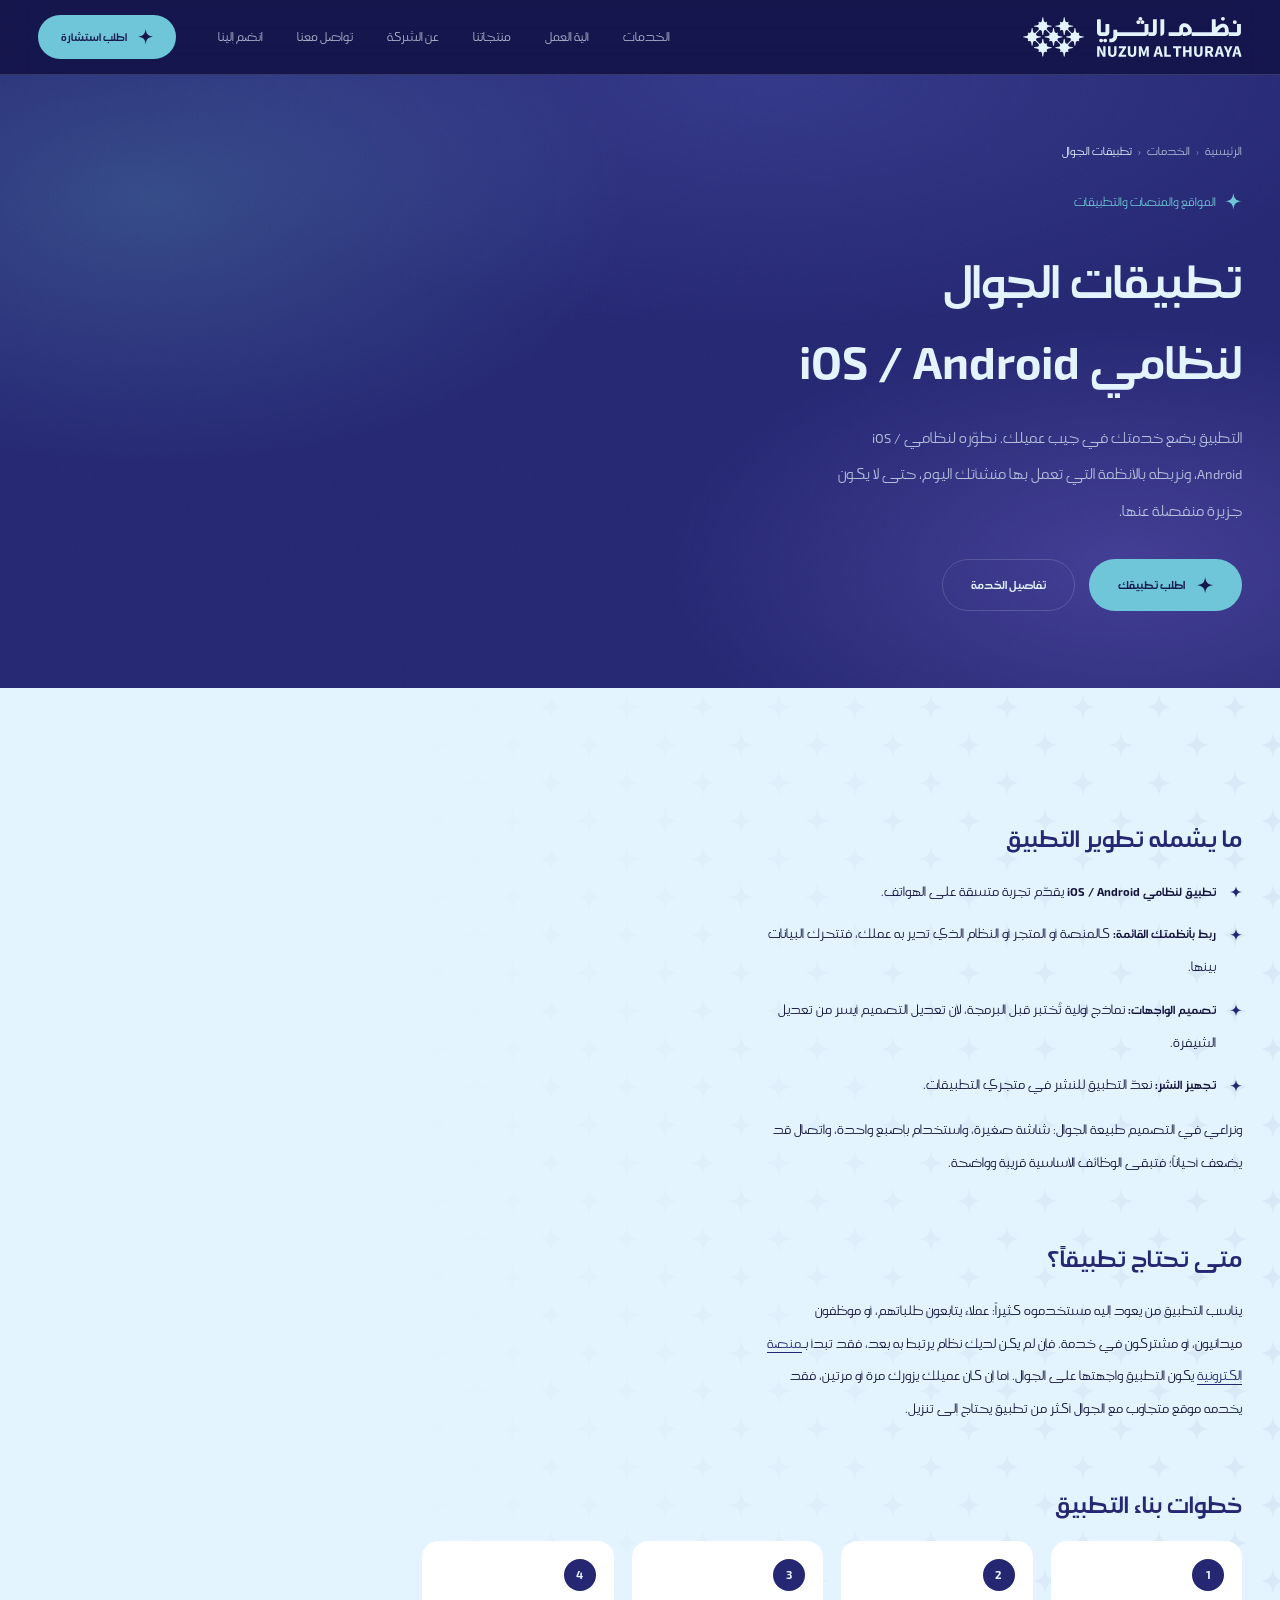
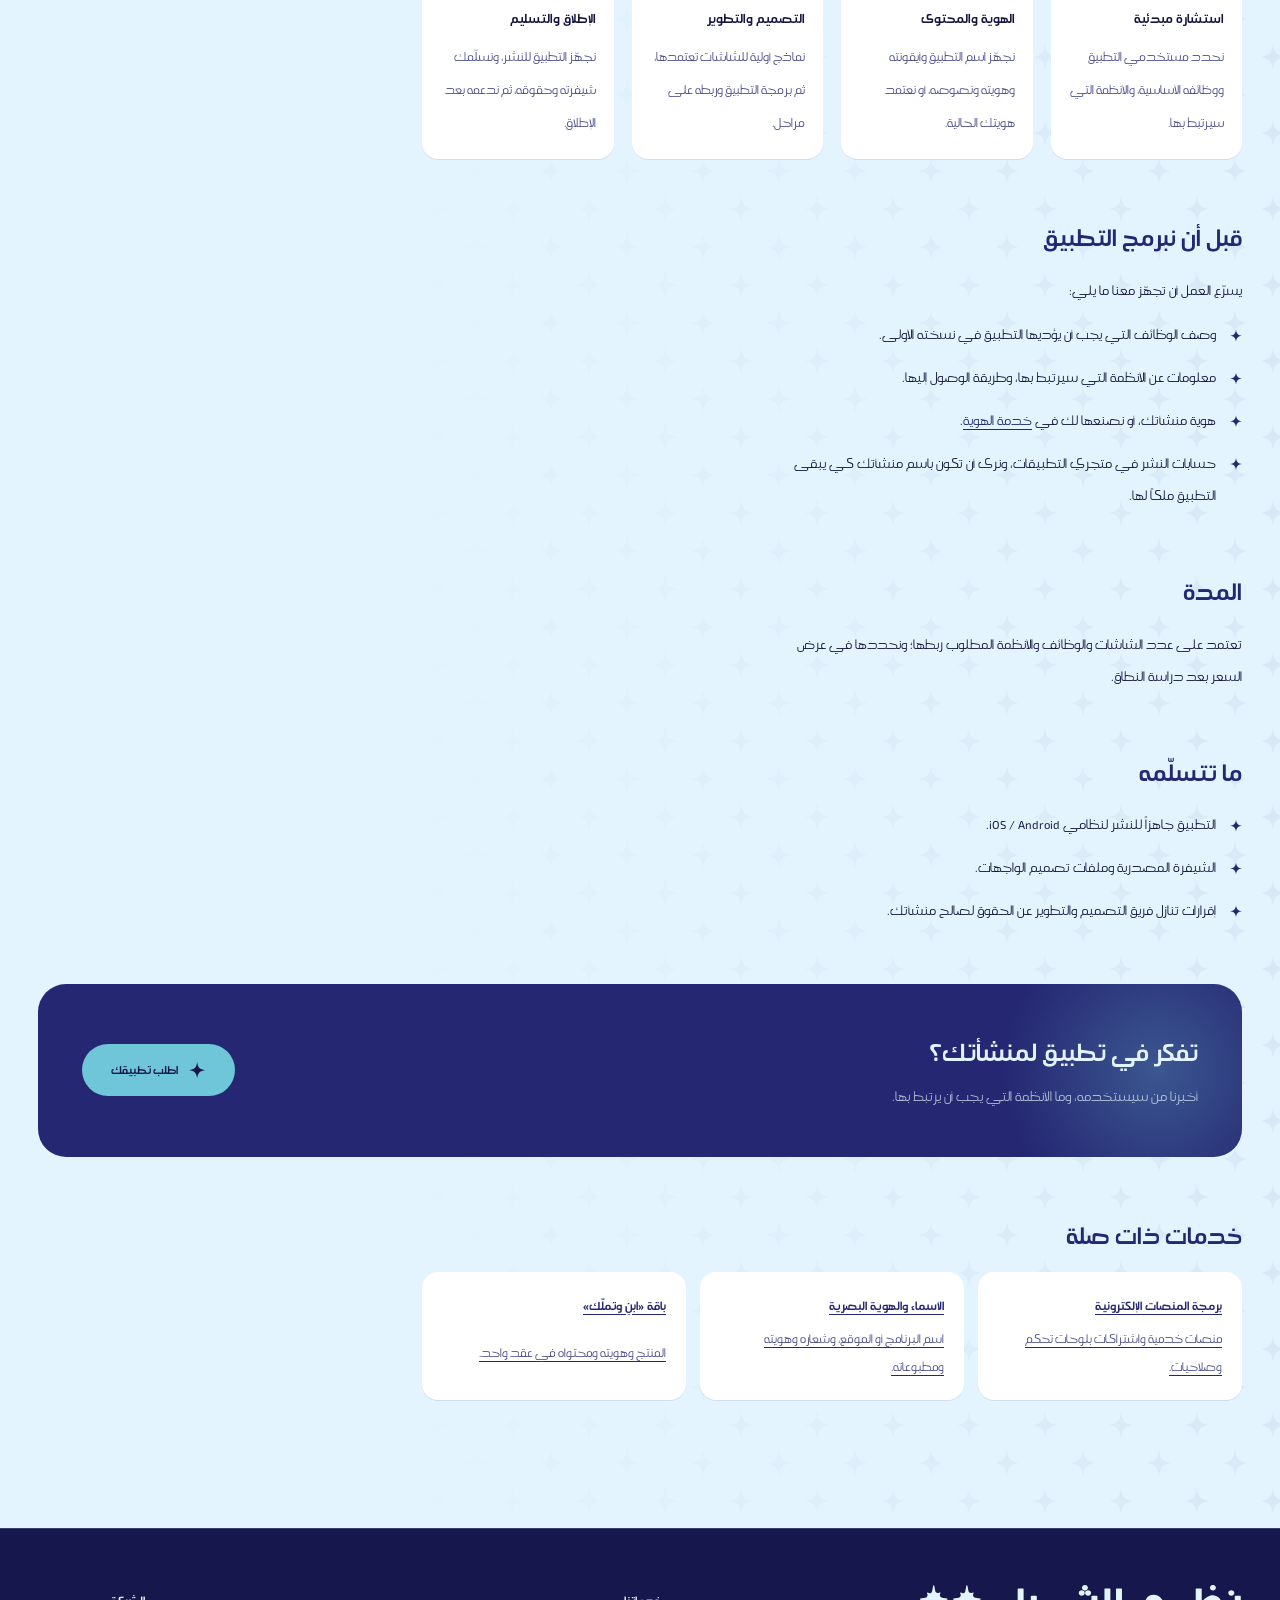
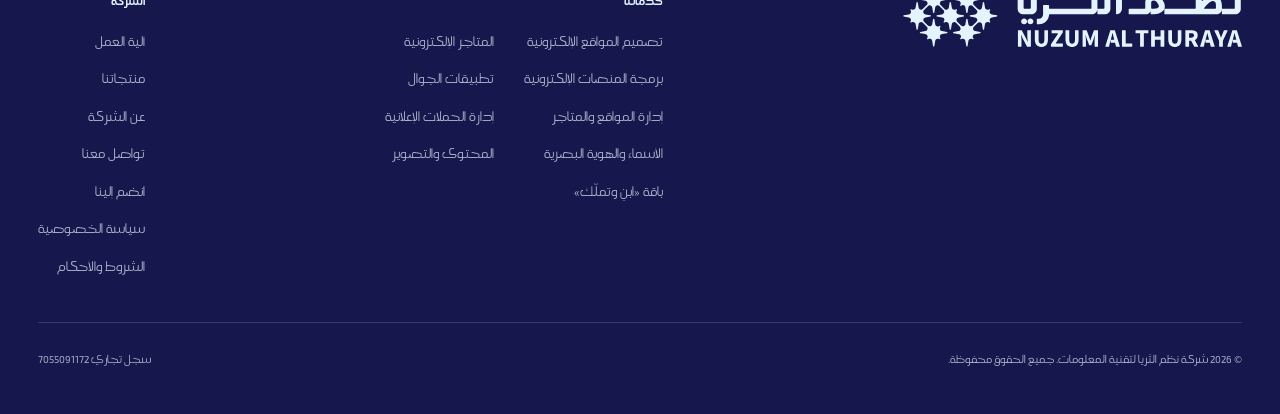
<file: services/mobile-apps/index.html>
<!doctype html>
<html lang="ar" dir="rtl">
<head>
<meta charset="utf-8">
<meta name="viewport" content="width=device-width,initial-scale=1,viewport-fit=cover">
<meta http-equiv="Content-Security-Policy" content="default-src 'self'; script-src 'self'; style-src 'self'; font-src 'self'; img-src 'self' data:; connect-src https://formspree.io; form-action https://formspree.io; object-src 'none'; base-uri 'self'">
<meta name="referrer" content="strict-origin-when-cross-origin">
<title>تطوير تطبيقات الجوال iOS / Android | نظم الثريا</title>
<meta name="description" content="تطوير تطبيقات الجوال لنظامي iOS / Android، مرتبطة بأنظمتك القائمة، مع نماذج أولية قبل البرمجة، وتسليم الشيفرة المصدرية وحقوقها لمنشأتك.">
<meta name="theme-color" content="#16174d">
<link rel="canonical" href="https://nuzumalthuraya.com/services/mobile-apps/">
<meta property="og:type" content="website">
<meta property="og:site_name" content="نظم الثريا">
<meta property="og:locale" content="ar_SA">
<meta property="og:url" content="https://nuzumalthuraya.com/services/mobile-apps/">
<meta property="og:title" content="تطوير تطبيقات الجوال iOS / Android | نظم الثريا">
<meta property="og:description" content="تطوير تطبيقات الجوال لنظامي iOS / Android، مرتبطة بأنظمتك القائمة، مع نماذج أولية قبل البرمجة، وتسليم الشيفرة المصدرية وحقوقها لمنشأتك.">
<meta property="og:image" content="https://nuzumalthuraya.com/og-image.png">
<meta property="og:image:width" content="1200">
<meta property="og:image:height" content="630">
<meta name="twitter:card" content="summary_large_image">
<meta name="twitter:title" content="تطوير تطبيقات الجوال iOS / Android | نظم الثريا">
<meta name="twitter:description" content="تطوير تطبيقات الجوال لنظامي iOS / Android، مرتبطة بأنظمتك القائمة، مع نماذج أولية قبل البرمجة، وتسليم الشيفرة المصدرية وحقوقها لمنشأتك.">
<meta name="twitter:image" content="https://nuzumalthuraya.com/og-image.png">
<link rel="icon" href="/favicon.ico" sizes="48x48">
<link rel="icon" href="/favicon.svg" type="image/svg+xml">
<link rel="icon" href="/favicon-96.png" type="image/png" sizes="96x96">
<link rel="icon" href="/favicon-192.png" type="image/png" sizes="192x192">
<link rel="apple-touch-icon" href="/apple-touch-icon.png">
<link rel="preload" href="/fonts/AraHamah1964-Regular.woff2" as="font" type="font/woff2" crossorigin>
<link rel="preload" href="/fonts/AraHamah1964-Bold.woff2" as="font" type="font/woff2" crossorigin>
<link rel="stylesheet" href="/style.css">
<script type="application/ld+json">
{
  "@context": "https://schema.org",
  "@type": "Service",
  "name": "تطبيقات الجوال لنظامي iOS / Android",
  "serviceType": "تطبيقات الجوال",
  "description": "تطوير تطبيقات الجوال لنظامي iOS / Android، مرتبطة بأنظمتك القائمة، مع نماذج أولية قبل البرمجة، وتسليم الشيفرة المصدرية وحقوقها لمنشأتك.",
  "url": "https://nuzumalthuraya.com/services/mobile-apps/",
  "areaServed": "SA",
  "provider": {
    "@type": "ProfessionalService",
    "@id": "https://nuzumalthuraya.com/#organization",
    "name": "نظم الثريا لتقنية المعلومات",
    "url": "https://nuzumalthuraya.com/"
  }
}
</script>
<script type="application/ld+json">
{
  "@context": "https://schema.org",
  "@type": "BreadcrumbList",
  "itemListElement": [
    {
      "@type": "ListItem",
      "position": 1,
      "name": "الرئيسية",
      "item": "https://nuzumalthuraya.com/"
    },
    {
      "@type": "ListItem",
      "position": 2,
      "name": "تطبيقات الجوال",
      "item": "https://nuzumalthuraya.com/services/mobile-apps/"
    }
  ]
}
</script>
</head>
<body>
<!-- بداية الترويسة المشتركة (متطابقة حرفياً في كل الصفحات) -->
<svg width="0" height="0" class="sprite" aria-hidden="true" focusable="false">
  <defs>
    <symbol id="star" viewBox="-1 -1 2 2"><path d="M0-1C.09-.3.3-.09 1 0 .3.09.09.3 0 1-.09.3-.3.09-1 0-.3-.09-.09-.3 0-1Z"/></symbol>
    <symbol id="arrow" viewBox="0 0 24 24"><path d="M20 11H7.8l5.6-5.6L12 4 4 12l8 8 1.4-1.4L7.8 13H20z"/></symbol>
    <symbol id="logo-h" viewBox="766 649 372 68"><path fill="currentColor" d="M 868.859375 683.589844 L 863.4375 684.519531 C 861.285156 684.886719 860.253906 687.367188 861.515625 689.152344 C 861.972656 689.804688 861.175781 690.601562 860.53125 690.140625 C 860.003906 689.761719 859.40625 689.59375 858.820312 689.59375 C 857.453125 689.59375 856.148438 690.550781 855.890625 692.066406 L 854.960938 697.484375 C 854.832031 698.265625 853.703125 698.265625 853.570312 697.484375 L 852.640625 692.058594 C 852.570312 691.636719 852.417969 691.261719 852.207031 690.9375 C 851.25 689.460938 849.121094 689.351562 847.878906 690.601562 L 843.679688 694.824219 C 842.835938 695.675781 842.5625 696.984375 843.117188 698.039062 C 843.523438 698.808594 844.261719 699.40625 845.242188 699.574219 L 850.664062 700.503906 C 851.449219 700.636719 851.449219 701.761719 850.664062 701.894531 L 844.761719 702.902344 C 842.613281 703.269531 841.773438 705.914062 843.324219 707.464844 C 843.78125 708.109375 842.984375 708.90625 842.335938 708.445312 C 841.804688 708.074219 841.214844 707.898438 840.628906 707.898438 C 839.261719 707.898438 837.960938 708.855469 837.699219 710.371094 L 836.769531 715.792969 C 836.632812 716.578125 835.511719 716.578125 835.378906 715.792969 L 834.453125 710.371094 C 834.082031 708.21875 831.59375 707.1875 829.804688 708.445312 C 829.617188 708.578125 829.382812 708.625 829.167969 708.546875 C 828.96875 708.472656 828.808594 708.3125 828.734375 708.117188 C 828.652344 707.90625 828.683594 707.652344 828.816406 707.472656 C 828.851562 707.425781 828.902344 707.386719 828.941406 707.34375 C 828.980469 707.300781 829.015625 707.261719 829.054688 707.214844 C 829.125 707.128906 829.191406 707.042969 829.25 706.949219 C 829.363281 706.769531 829.457031 706.574219 829.523438 706.375 C 829.589844 706.179688 829.628906 705.976562 829.644531 705.773438 C 829.664062 705.570312 829.65625 705.363281 829.628906 705.164062 C 829.597656 704.964844 829.546875 704.769531 829.476562 704.578125 C 829.40625 704.390625 829.308594 704.210938 829.199219 704.039062 C 829.085938 703.871094 828.949219 703.714844 828.800781 703.574219 C 828.644531 703.433594 828.476562 703.308594 828.292969 703.207031 C 828.097656 703.101562 827.894531 703.023438 827.679688 702.964844 C 827.601562 702.945312 827.519531 702.929688 827.441406 702.914062 L 821.480469 701.894531 C 820.695312 701.761719 820.695312 700.636719 821.480469 700.503906 L 826.90625 699.574219 C 827.011719 699.558594 827.117188 699.53125 827.21875 699.503906 C 829.285156 698.917969 829.859375 696.230469 828.34375 694.703125 L 823.855469 690.183594 C 823.480469 689.804688 822.96875 689.59375 822.433594 689.59375 C 821.75 689.59375 821.082031 689.835938 820.550781 690.261719 C 820.019531 690.691406 819.628906 691.304688 819.503906 692.066406 L 818.574219 697.484375 C 818.441406 698.265625 817.3125 698.265625 817.183594 697.484375 L 816.253906 692.058594 C 815.886719 689.90625 813.394531 688.875 811.613281 690.140625 C 811.480469 690.238281 811.335938 690.28125 811.203125 690.28125 C 810.683594 690.28125 810.261719 689.671875 810.632812 689.152344 C 812.214844 687.648438 811.402344 684.976562 809.246094 684.609375 L 803.285156 683.589844 C 802.5 683.457031 802.5 682.328125 803.285156 682.199219 L 808.707031 681.269531 C 810.292969 680.996094 811.269531 679.570312 811.167969 678.128906 C 811.132812 677.609375 810.878906 677.136719 810.515625 676.765625 L 805.652344 671.871094 C 805.277344 671.5 804.769531 671.289062 804.234375 671.289062 C 802.867188 671.289062 801.566406 672.246094 801.304688 673.753906 L 800.378906 679.179688 C 800.246094 679.960938 799.117188 679.960938 798.984375 679.179688 L 798.058594 673.753906 C 797.816406 672.335938 796.660156 671.40625 795.386719 671.292969 C 794.710938 671.234375 794.054688 671.527344 793.578125 672.011719 L 788.808594 676.804688 C 788.414062 677.207031 788.183594 677.753906 788.183594 678.332031 C 788.183594 679.707031 789.140625 681.011719 790.65625 681.269531 L 796.082031 682.199219 C 796.863281 682.328125 796.863281 683.457031 796.082031 683.589844 L 790.65625 684.519531 C 789.683594 684.679688 788.941406 685.277344 788.539062 686.042969 C 787.972656 687.105469 788.257812 688.421875 789.105469 689.273438 L 793.246094 693.4375 C 794.734375 694.933594 797.386719 694.398438 797.976562 692.371094 C 798.007812 692.257812 798.039062 692.144531 798.058594 692.027344 L 798.984375 686.605469 C 799.117188 685.820312 800.246094 685.820312 800.378906 686.605469 L 801.304688 692.027344 C 801.671875 694.179688 804.164062 695.210938 805.949219 693.949219 C 806.082031 693.855469 806.21875 693.8125 806.351562 693.8125 C 806.871094 693.8125 807.292969 694.421875 806.929688 694.941406 C 805.671875 696.71875 806.699219 699.207031 808.851562 699.574219 L 814.277344 700.503906 C 815.058594 700.636719 815.058594 701.761719 814.277344 701.894531 L 808.851562 702.824219 C 806.71875 703.191406 805.6875 705.640625 806.898438 707.421875 C 806.984375 707.546875 807.039062 707.683594 807.039062 707.839844 C 807.039062 708.234375 806.714844 708.554688 806.3125 708.554688 C 806.195312 708.554688 806.074219 708.519531 805.96875 708.460938 C 805.914062 708.429688 805.863281 708.390625 805.8125 708.351562 C 805.757812 708.3125 805.699219 708.289062 805.640625 708.253906 C 805.191406 708.011719 804.710938 707.898438 804.242188 707.898438 C 802.867188 707.898438 801.566406 708.855469 801.304688 710.371094 L 800.378906 715.792969 C 800.246094 716.578125 799.117188 716.578125 798.984375 715.792969 C 798.984375 715.792969 798.0625 710.386719 798.058594 710.371094 C 798.007812 710.082031 797.917969 709.796875 797.785156 709.53125 C 797.660156 709.277344 797.496094 709.042969 797.304688 708.839844 C 797.117188 708.640625 796.898438 708.464844 796.664062 708.328125 C 796.429688 708.1875 796.175781 708.078125 795.917969 708.007812 C 795.652344 707.933594 795.375 707.898438 795.101562 707.898438 C 794.820312 707.90625 794.542969 707.945312 794.269531 708.027344 C 793.988281 708.117188 793.722656 708.242188 793.476562 708.40625 C 793.347656 708.488281 793.199219 708.542969 793.046875 708.542969 C 792.65625 708.542969 792.332031 708.222656 792.332031 707.824219 C 792.332031 707.734375 792.347656 707.644531 792.382812 707.5625 C 792.421875 707.476562 792.476562 707.40625 792.523438 707.332031 C 792.601562 707.207031 792.675781 707.074219 792.734375 706.933594 C 792.847656 706.675781 792.925781 706.398438 792.957031 706.113281 C 792.996094 705.84375 792.988281 705.558594 792.945312 705.289062 C 792.902344 705.019531 792.820312 704.753906 792.703125 704.503906 C 792.589844 704.257812 792.4375 704.023438 792.265625 703.8125 C 792.085938 703.601562 791.875 703.414062 791.636719 703.265625 C 791.394531 703.105469 791.125 702.980469 790.847656 702.902344 C 790.738281 702.871094 790.625 702.84375 790.511719 702.824219 L 785.085938 701.894531 C 784.300781 701.761719 784.300781 700.636719 785.085938 700.503906 L 790.511719 699.574219 C 792.101562 699.296875 793.085938 697.863281 792.96875 696.414062 C 792.925781 695.910156 792.679688 695.441406 792.320312 695.070312 L 787.457031 690.183594 C 787.082031 689.804688 786.574219 689.59375 786.042969 689.59375 C 785.355469 689.59375 784.6875 689.835938 784.164062 690.261719 C 783.632812 690.691406 783.242188 691.304688 783.109375 692.066406 L 782.1875 697.484375 C 782.046875 698.265625 780.925781 698.265625 780.789062 697.484375 L 779.867188 692.058594 C 779.5 689.917969 777.035156 688.886719 775.25 690.125 C 775.238281 690.128906 775.230469 690.136719 775.21875 690.140625 C 775.109375 690.214844 774.984375 690.25 774.84375 690.25 C 774.449219 690.25 774.128906 689.925781 774.128906 689.527344 C 774.128906 689.46875 774.132812 689.402344 774.152344 689.339844 C 774.171875 689.28125 774.195312 689.226562 774.234375 689.152344 C 774.25 689.136719 774.265625 689.109375 774.277344 689.09375 C 775.484375 687.316406 774.449219 684.878906 772.320312 684.519531 L 766.894531 683.589844 C 766.109375 683.457031 766.109375 682.328125 766.894531 682.199219 L 772.3125 681.269531 C 774.472656 680.902344 775.503906 678.414062 774.234375 676.628906 C 774.140625 676.496094 774.097656 676.351562 774.097656 676.21875 C 774.097656 675.699219 774.707031 675.277344 775.222656 675.644531 C 777.007812 676.90625 779.5 675.875 779.867188 673.722656 L 780.789062 668.296875 C 780.925781 667.515625 782.046875 667.515625 782.1875 668.296875 L 783.109375 673.722656 C 783.339844 675.035156 784.351562 675.933594 785.511719 676.140625 C 786.28125 676.285156 787.0625 675.996094 787.609375 675.441406 L 792.347656 670.679688 C 792.753906 670.277344 792.980469 669.726562 792.980469 669.140625 C 792.980469 667.769531 792.023438 666.464844 790.511719 666.207031 L 785.085938 665.277344 C 784.300781 665.144531 784.300781 664.023438 785.085938 663.886719 L 790.511719 662.957031 C 792.664062 662.589844 793.691406 660.105469 792.433594 658.324219 C 792.335938 658.191406 792.296875 658.046875 792.296875 657.914062 C 792.296875 657.394531 792.898438 656.972656 793.421875 657.339844 C 794.964844 658.882812 797.605469 658.039062 797.976562 655.886719 L 798.984375 649.992188 C 799.117188 649.207031 800.246094 649.207031 800.378906 649.992188 L 801.304688 655.417969 C 801.671875 657.570312 804.164062 658.601562 805.949219 657.335938 C 806.589844 656.875 807.386719 657.671875 806.929688 658.324219 C 806.554688 658.851562 806.382812 659.445312 806.382812 660.027344 C 806.382812 661.398438 807.339844 662.699219 808.851562 662.957031 L 814.277344 663.886719 C 815.058594 664.023438 815.058594 665.144531 814.277344 665.277344 L 808.851562 666.207031 C 807.265625 666.476562 806.289062 667.902344 806.394531 669.347656 C 806.429688 669.859375 806.683594 670.34375 807.042969 670.707031 L 811.8125 675.507812 C 812.261719 675.957031 812.882812 676.230469 813.523438 676.1875 C 814.8125 676.097656 816.011719 675.164062 816.253906 673.722656 L 817.183594 668.296875 C 817.3125 667.515625 818.441406 667.515625 818.574219 668.296875 L 819.503906 673.722656 C 819.871094 675.875 822.359375 676.90625 824.136719 675.644531 C 824.269531 675.546875 824.414062 675.507812 824.546875 675.507812 C 825.066406 675.507812 825.488281 676.117188 825.125 676.628906 C 824.753906 677.160156 824.578125 677.753906 824.578125 678.332031 C 824.578125 679.707031 825.535156 681.011719 827.050781 681.269531 L 832.46875 682.199219 C 833.253906 682.328125 833.253906 683.457031 832.46875 683.589844 L 827.042969 684.519531 C 826.078125 684.679688 825.335938 685.277344 824.925781 686.042969 C 824.367188 687.105469 824.644531 688.417969 825.488281 689.269531 L 829.640625 693.445312 C 831.140625 694.957031 833.8125 694.386719 834.382812 692.335938 C 834.410156 692.234375 834.433594 692.128906 834.453125 692.027344 L 835.378906 686.605469 C 835.511719 685.820312 836.632812 685.820312 836.769531 686.605469 L 837.699219 692.027344 C 837.777344 692.5 837.960938 692.914062 838.210938 693.265625 C 839.207031 694.644531 841.265625 694.6875 842.46875 693.480469 L 846.648438 689.273438 C 847.496094 688.417969 847.777344 687.105469 847.214844 686.042969 C 846.808594 685.277344 846.066406 684.679688 845.09375 684.519531 L 839.671875 683.589844 C 838.886719 683.457031 838.886719 682.328125 839.671875 682.199219 L 845.09375 681.269531 C 846.6875 680.996094 847.664062 679.570312 847.554688 678.121094 C 847.519531 677.605469 847.265625 677.128906 846.898438 676.761719 L 842.039062 671.871094 C 841.667969 671.5 841.160156 671.289062 840.625 671.289062 C 839.253906 671.289062 837.960938 672.246094 837.699219 673.753906 L 836.769531 679.179688 C 836.632812 679.960938 835.511719 679.960938 835.378906 679.179688 L 834.359375 673.21875 C 833.992188 671.058594 831.316406 670.246094 829.804688 671.835938 C 829.160156 672.292969 828.363281 671.5 828.828125 670.847656 C 830.085938 669.0625 829.054688 666.574219 826.90625 666.207031 L 821.480469 665.277344 C 820.695312 665.144531 820.695312 664.023438 821.480469 663.886719 L 826.90625 662.957031 C 829.054688 662.589844 830.085938 660.105469 828.820312 658.324219 C 828.722656 658.191406 828.683594 658.046875 828.683594 657.914062 C 828.683594 657.394531 829.292969 656.972656 829.808594 657.339844 C 831.351562 658.882812 834 658.046875 834.375 655.886719 L 835.378906 649.992188 C 835.511719 649.207031 836.632812 649.207031 836.769531 649.992188 L 837.699219 655.417969 C 838.066406 657.570312 840.550781 658.601562 842.335938 657.335938 C 842.984375 656.875 843.78125 657.671875 843.316406 658.324219 C 842.058594 660.105469 843.089844 662.589844 845.242188 662.957031 L 850.664062 663.886719 C 851.449219 664.023438 851.449219 665.144531 850.664062 665.277344 L 845.242188 666.207031 C 844.277344 666.371094 843.535156 666.964844 843.125 667.730469 C 842.558594 668.792969 842.839844 670.105469 843.683594 670.960938 L 847.875 675.175781 C 849.074219 676.378906 851.132812 676.339844 852.128906 674.957031 C 852.382812 674.609375 852.5625 674.195312 852.640625 673.722656 L 853.570312 668.296875 C 853.703125 667.515625 854.832031 667.515625 854.960938 668.296875 L 855.890625 673.722656 C 856.257812 675.875 858.75 676.90625 860.53125 675.644531 C 860.664062 675.546875 860.800781 675.507812 860.933594 675.507812 C 861.453125 675.507812 861.875 676.117188 861.515625 676.628906 C 861.140625 677.160156 860.964844 677.753906 860.964844 678.332031 C 860.964844 679.707031 861.925781 681.011719 863.4375 681.269531 L 868.859375 682.199219 C 869.644531 682.328125 869.644531 683.457031 868.859375 683.589844 "/><path fill="currentColor" d="M 911.625 660.808594 C 912.253906 660.808594 912.765625 661.292969 912.765625 661.890625 L 912.765625 675.285156 C 912.765625 676.953125 912.136719 678.339844 910.886719 679.460938 C 909.632812 680.578125 908.160156 681.140625 906.472656 681.140625 L 897.996094 681.140625 C 896.3125 681.140625 894.855469 680.578125 893.617188 679.460938 C 892.382812 678.339844 891.765625 676.953125 891.765625 675.285156 L 891.765625 653.957031 C 891.765625 653.363281 892.273438 652.878906 892.902344 652.878906 L 897.136719 652.878906 C 897.769531 652.878906 898.277344 653.363281 898.277344 653.957031 L 898.277344 673.886719 C 898.277344 674.484375 898.789062 674.964844 899.417969 674.964844 L 905.058594 674.964844 C 905.6875 674.964844 906.195312 674.484375 906.195312 673.886719 L 906.195312 661.890625 C 906.195312 661.292969 906.707031 660.808594 907.339844 660.808594 Z M 911.625 660.808594 "/><path fill="currentColor" d="M 993.457031 653.503906 L 993.457031 675.289062 C 993.457031 676.945312 992.839844 678.347656 991.605469 679.464844 C 990.375 680.582031 988.910156 681.144531 987.226562 681.144531 L 979.917969 681.144531 C 979.546875 681.144531 979.25 680.863281 979.25 680.503906 L 979.25 675.289062 C 979.25 676.945312 978.636719 678.347656 977.375 679.464844 C 976.117188 680.582031 974.652344 681.144531 972.972656 681.144531 L 926.820312 681.144531 C 926.488281 681.144531 926.203125 681.402344 926.191406 681.722656 C 926.0625 684.394531 925.023438 686.734375 923.097656 688.777344 C 921.015625 690.957031 918.34375 692.050781 915.09375 692.050781 L 913.398438 692.050781 C 913.050781 692.050781 912.769531 691.78125 912.769531 691.445312 L 912.769531 686.527344 C 912.769531 686.195312 913.050781 685.925781 913.398438 685.925781 L 915.09375 685.925781 C 916.402344 685.925781 917.484375 685.488281 918.34375 684.625 C 919.203125 683.753906 919.640625 682.585938 919.640625 681.144531 L 919.640625 671.472656 C 919.640625 671.140625 919.925781 670.871094 920.269531 670.871094 L 925.574219 670.871094 C 925.921875 670.871094 926.203125 671.140625 926.203125 671.472656 L 926.203125 674.363281 C 926.203125 674.699219 926.488281 674.96875 926.847656 674.96875 L 972.058594 674.96875 C 972.40625 674.96875 972.6875 674.699219 972.6875 674.375 L 972.6875 661.402344 C 972.6875 661.070312 972.972656 660.8125 973.304688 660.8125 L 978.636719 660.8125 C 978.96875 660.8125 979.25 661.070312 979.25 661.402344 L 979.25 674.96875 L 986.277344 674.96875 C 986.648438 674.96875 986.945312 674.683594 986.945312 674.339844 L 986.945312 653.503906 C 986.945312 653.15625 987.242188 652.875 987.613281 652.875 L 992.789062 652.875 C 993.160156 652.875 993.457031 653.15625 993.457031 653.503906 "/><path fill="currentColor" d="M 999.636719 653.488281 L 999.636719 680.503906 C 999.636719 680.863281 999.960938 681.140625 1000.335938 681.113281 C 1002.128906 680.988281 1003.515625 680.355469 1004.492188 679.222656 C 1005.601562 677.941406 1006.152344 676.382812 1006.152344 674.539062 L 1006.152344 653.488281 C 1006.152344 653.152344 1005.863281 652.878906 1005.507812 652.878906 L 1000.28125 652.878906 C 999.925781 652.878906 999.636719 653.152344 999.636719 653.488281 "/><path fill="currentColor" d="M 1109.222656 674.351562 C 1109.222656 674.683594 1108.925781 674.96875 1108.570312 674.96875 L 1096.671875 674.96875 C 1096.339844 674.96875 1096.148438 674.609375 1096.339844 674.339844 C 1098.714844 671.308594 1100.757812 669.199219 1102.464844 668.019531 C 1104.277344 666.761719 1105.78125 666.324219 1106.988281 666.722656 C 1107.617188 666.964844 1108.144531 667.414062 1108.582031 668.046875 C 1109.019531 668.6875 1109.222656 669.921875 1109.222656 671.769531 Z M 1045.515625 674.003906 C 1044.71875 674.644531 1043.304688 674.96875 1041.238281 674.96875 L 1038.863281 674.96875 C 1038.5 674.96875 1038.207031 674.683594 1038.207031 674.351562 L 1038.207031 668.261719 C 1038.207031 667.441406 1038.453125 666.863281 1038.941406 666.503906 C 1039.425781 666.117188 1040.121094 665.925781 1041.042969 665.925781 C 1041.957031 665.925781 1042.765625 666.257812 1043.488281 666.925781 C 1044.796875 668.238281 1045.65625 669.355469 1046.066406 670.253906 C 1046.480469 671.167969 1046.683594 671.820312 1046.683594 672.257812 C 1046.683594 672.785156 1046.296875 673.363281 1045.515625 674.003906 M 1135.824219 660.8125 L 1130.53125 660.8125 C 1130.171875 660.8125 1129.890625 661.082031 1129.890625 661.402344 L 1129.890625 674.363281 C 1129.890625 674.699219 1129.609375 674.96875 1129.257812 674.96875 L 1115.851562 674.96875 L 1115.746094 671.667969 C 1115.695312 669.214844 1115.183594 667.042969 1114.195312 665.140625 C 1113.203125 663.253906 1111.601562 661.855469 1109.390625 660.96875 C 1106.960938 660.121094 1104.703125 660.03125 1102.632812 660.734375 C 1100.550781 661.417969 1098.625 662.574219 1096.839844 664.164062 C 1096.121094 664.808594 1095.429688 665.476562 1094.761719 666.183594 C 1094.347656 666.605469 1093.617188 666.335938 1093.617188 665.769531 L 1093.617188 653.492188 C 1093.617188 653.15625 1093.324219 652.875 1092.960938 652.875 L 1087.695312 652.875 C 1087.335938 652.875 1087.039062 653.15625 1087.039062 653.492188 L 1087.039062 674.351562 C 1087.039062 674.683594 1086.746094 674.96875 1086.386719 674.96875 L 1052.757812 674.96875 C 1053.054688 674.132812 1053.195312 673.207031 1053.195312 672.191406 C 1053.195312 669.148438 1051.527344 665.988281 1048.199219 662.726562 C 1046.296875 660.8125 1043.972656 659.800781 1041.238281 659.683594 C 1038.515625 659.582031 1036.203125 660.375 1034.339844 662.085938 C 1032.570312 663.652344 1031.695312 665.667969 1031.695312 668.148438 L 1031.695312 674.351562 C 1031.695312 674.683594 1031.398438 674.96875 1031.039062 674.96875 L 1014.175781 674.96875 C 1013.816406 674.96875 1013.535156 675.238281 1013.535156 675.585938 L 1013.535156 680.515625 C 1013.535156 680.863281 1013.816406 681.144531 1014.175781 681.144531 L 1031.914062 681.144531 C 1033.261719 681.144531 1034.429688 680.824219 1035.394531 680.207031 C 1036.371094 679.59375 1037.101562 678.78125 1037.589844 677.78125 L 1037.589844 680.515625 C 1037.589844 680.863281 1037.886719 681.144531 1038.246094 681.144531 L 1041.238281 681.144531 C 1042.996094 681.144531 1044.808594 680.835938 1046.660156 680.234375 C 1048.507812 679.628906 1050.0625 678.667969 1051.320312 677.355469 C 1051.925781 676.726562 1052.375 675.996094 1052.683594 675.171875 L 1052.683594 680.542969 C 1052.683594 680.875 1052.964844 681.144531 1053.3125 681.144531 L 1109.621094 681.144531 C 1111.34375 681.144531 1112.820312 680.554688 1114.050781 679.410156 C 1114.976562 678.550781 1115.542969 677.550781 1115.746094 676.40625 L 1115.746094 680.515625 C 1115.746094 680.863281 1116.042969 681.144531 1116.402344 681.144531 L 1130.171875 681.144531 C 1131.867188 681.144531 1133.332031 680.582031 1134.578125 679.464844 C 1135.398438 678.730469 1135.953125 677.882812 1136.234375 676.921875 C 1136.390625 676.40625 1136.464844 675.867188 1136.464844 675.289062 L 1136.464844 661.402344 C 1136.464844 661.082031 1136.183594 660.8125 1135.824219 660.8125 "/><path fill="currentColor" d="M 1108.59375 650.308594 C 1108.484375 650.160156 1108.359375 650.023438 1108.214844 649.886719 C 1107.578125 649.285156 1106.808594 648.984375 1105.914062 648.984375 C 1105.015625 648.984375 1104.246094 649.285156 1103.609375 649.886719 C 1103.464844 650.023438 1103.339844 650.160156 1103.230469 650.308594 C 1102.847656 650.820312 1102.65625 651.402344 1102.65625 652.066406 C 1102.65625 652.921875 1102.972656 653.644531 1103.609375 654.253906 C 1104.246094 654.851562 1105.015625 655.15625 1105.914062 655.15625 C 1106.808594 655.15625 1107.578125 654.851562 1108.214844 654.253906 C 1108.851562 653.644531 1109.167969 652.921875 1109.167969 652.066406 C 1109.167969 651.402344 1108.976562 650.820312 1108.59375 650.308594 "/><path fill="currentColor" d="M 964.734375 655.964844 C 964.628906 655.816406 964.503906 655.679688 964.355469 655.542969 C 963.71875 654.941406 962.953125 654.640625 962.058594 654.640625 C 961.15625 654.640625 960.386719 654.941406 959.753906 655.542969 C 959.609375 655.679688 959.480469 655.816406 959.375 655.964844 C 958.992188 656.476562 958.796875 657.058594 958.796875 657.722656 C 958.796875 658.578125 959.117188 659.296875 959.753906 659.90625 C 960.386719 660.503906 961.15625 660.8125 962.058594 660.8125 C 962.953125 660.8125 963.71875 660.503906 964.355469 659.90625 C 964.996094 659.296875 965.3125 658.578125 965.3125 657.722656 C 965.3125 657.058594 965.121094 656.476562 964.734375 655.964844 "/><path fill="currentColor" d="M 971.671875 655.964844 C 971.5625 655.816406 971.4375 655.679688 971.292969 655.542969 C 970.65625 654.941406 969.890625 654.640625 968.992188 654.640625 C 968.09375 654.640625 967.324219 654.941406 966.6875 655.542969 C 966.542969 655.679688 966.417969 655.816406 966.308594 655.964844 C 965.925781 656.476562 965.734375 657.058594 965.734375 657.722656 C 965.734375 658.578125 966.050781 659.296875 966.6875 659.90625 C 967.324219 660.503906 968.09375 660.8125 968.992188 660.8125 C 969.890625 660.8125 970.65625 660.503906 971.292969 659.90625 C 971.929688 659.296875 972.246094 658.578125 972.246094 657.722656 C 972.246094 657.058594 972.054688 656.476562 971.671875 655.964844 "/><path fill="currentColor" d="M 968.234375 650.359375 C 968.125 650.210938 968 650.074219 967.855469 649.9375 C 967.21875 649.335938 966.449219 649.035156 965.554688 649.035156 C 964.65625 649.035156 963.886719 649.335938 963.25 649.9375 C 963.105469 650.074219 962.980469 650.210938 962.871094 650.359375 C 962.488281 650.871094 962.296875 651.453125 962.296875 652.117188 C 962.296875 652.972656 962.613281 653.695312 963.25 654.304688 C 963.886719 654.902344 964.65625 655.207031 965.554688 655.207031 C 966.449219 655.207031 967.21875 654.902344 967.855469 654.304688 C 968.492188 653.695312 968.808594 652.972656 968.808594 652.117188 C 968.808594 651.453125 968.617188 650.871094 968.234375 650.359375 "/><path fill="currentColor" d="M 901.496094 687.199219 C 901.386719 687.050781 901.261719 686.914062 901.117188 686.777344 C 900.480469 686.175781 899.714844 685.875 898.816406 685.875 C 897.917969 685.875 897.148438 686.175781 896.511719 686.777344 C 896.367188 686.914062 896.242188 687.050781 896.136719 687.199219 C 895.75 687.710938 895.558594 688.292969 895.558594 688.957031 C 895.558594 689.8125 895.875 690.535156 896.511719 691.144531 C 897.148438 691.738281 897.917969 692.046875 898.816406 692.046875 C 899.714844 692.046875 900.480469 691.738281 901.117188 691.144531 C 901.753906 690.535156 902.070312 689.8125 902.070312 688.957031 C 902.070312 688.292969 901.878906 687.710938 901.496094 687.199219 "/><path fill="currentColor" d="M 908.429688 687.199219 C 908.324219 687.050781 908.199219 686.914062 908.054688 686.777344 C 907.417969 686.175781 906.648438 685.875 905.753906 685.875 C 904.855469 685.875 904.085938 686.175781 903.449219 686.777344 C 903.304688 686.914062 903.179688 687.050781 903.070312 687.199219 C 902.6875 687.710938 902.496094 688.292969 902.496094 688.957031 C 902.496094 689.8125 902.8125 690.535156 903.449219 691.144531 C 904.085938 691.738281 904.855469 692.046875 905.753906 692.046875 C 906.648438 692.046875 907.417969 691.738281 908.054688 691.144531 C 908.691406 690.535156 909.007812 689.8125 909.007812 688.957031 C 909.007812 688.292969 908.816406 687.710938 908.429688 687.199219 "/><path fill="currentColor" d="M 1128.941406 656.230469 C 1128.796875 655.988281 1128.609375 655.761719 1128.378906 655.542969 C 1127.746094 654.941406 1126.976562 654.640625 1126.078125 654.640625 C 1125.179688 654.640625 1124.414062 654.941406 1123.777344 655.542969 C 1123.546875 655.761719 1123.363281 655.988281 1123.21875 656.230469 C 1122.953125 656.679688 1122.820312 657.175781 1122.820312 657.722656 C 1122.820312 658.578125 1123.140625 659.304688 1123.777344 659.90625 C 1124.414062 660.511719 1125.179688 660.8125 1126.078125 660.8125 C 1126.976562 660.8125 1127.746094 660.511719 1128.378906 659.90625 C 1129.015625 659.304688 1129.335938 658.578125 1129.335938 657.722656 C 1129.335938 657.175781 1129.203125 656.679688 1128.941406 656.230469 "/><path fill="currentColor" d="M 902.796875 698.558594 C 902.5625 698.558594 902.371094 698.75 902.371094 698.984375 L 902.371094 704.949219 C 902.371094 706.027344 902.441406 707.15625 902.570312 708.339844 C 902.703125 709.535156 902.808594 710.601562 902.871094 711.574219 L 902.769531 711.574219 L 901 707.578125 C 900.996094 707.570312 900.992188 707.558594 900.988281 707.550781 L 896.378906 698.789062 C 896.308594 698.648438 896.160156 698.558594 896.003906 698.558594 L 892.492188 698.558594 C 892.257812 698.558594 892.066406 698.75 892.066406 698.984375 L 892.066406 716.261719 C 892.066406 716.496094 892.257812 716.6875 892.492188 716.6875 L 895.53125 716.6875 C 895.769531 716.6875 895.957031 716.496094 895.957031 716.261719 L 895.957031 710.261719 C 895.957031 709.183594 895.894531 708.078125 895.777344 706.921875 C 895.65625 705.777344 895.550781 704.699219 895.457031 703.699219 L 895.566406 703.699219 L 897.332031 707.632812 C 897.335938 707.640625 897.339844 707.648438 897.34375 707.65625 L 901.953125 716.460938 C 902.027344 716.601562 902.167969 716.6875 902.328125 716.6875 L 905.851562 716.6875 C 906.085938 716.6875 906.277344 716.496094 906.277344 716.261719 L 906.277344 698.984375 C 906.277344 698.75 906.085938 698.558594 905.851562 698.558594 Z M 902.796875 698.558594 "/><path fill="currentColor" d="M 933.6875 712.601562 L 941.214844 701.136719 C 941.261719 701.066406 941.285156 700.988281 941.285156 700.90625 L 941.285156 698.976562 C 941.285156 698.746094 941.097656 698.558594 940.871094 698.558594 L 929.410156 698.558594 C 929.179688 698.558594 928.992188 698.746094 928.992188 698.976562 L 928.992188 701.589844 C 928.992188 701.820312 929.179688 702.003906 929.410156 702.003906 L 935.484375 702.003906 C 935.8125 702.003906 936.007812 702.371094 935.828125 702.644531 L 928.3125 714.113281 C 928.265625 714.179688 928.246094 714.257812 928.246094 714.339844 L 928.246094 716.273438 C 928.246094 716.503906 928.429688 716.6875 928.660156 716.6875 L 940.949219 716.6875 C 941.175781 716.6875 941.363281 716.503906 941.363281 716.273438 L 941.363281 713.65625 C 941.363281 713.429688 941.175781 713.242188 940.949219 713.242188 L 934.035156 713.242188 C 933.703125 713.242188 933.503906 712.878906 933.6875 712.601562 "/><path fill="currentColor" d="M 975.714844 698.558594 C 975.539062 698.558594 975.386719 698.671875 975.324219 698.835938 L 972.558594 706.617188 C 972.375 707.144531 972.203125 707.683594 972.042969 708.261719 C 971.886719 708.839844 971.71875 709.40625 971.53125 709.957031 L 971.429688 709.957031 C 971.242188 709.40625 971.058594 708.839844 970.890625 708.261719 C 970.730469 707.683594 970.546875 707.144531 970.363281 706.617188 L 967.542969 698.832031 C 967.484375 698.667969 967.328125 698.558594 967.152344 698.558594 L 963.386719 698.558594 C 963.160156 698.558594 962.976562 698.746094 962.976562 698.972656 L 962.976562 716.273438 C 962.976562 716.503906 963.160156 716.6875 963.386719 716.6875 L 966.230469 716.6875 C 966.457031 716.6875 966.644531 716.503906 966.644531 716.273438 L 966.644531 710.035156 C 966.644531 709.15625 966.578125 708.117188 966.445312 706.933594 C 966.3125 705.765625 966.207031 704.738281 966.117188 703.871094 L 966.222656 703.871094 L 967.667969 708.183594 L 970.15625 714.828125 C 970.21875 714.988281 970.371094 715.097656 970.542969 715.097656 L 972.21875 715.097656 C 972.390625 715.097656 972.546875 714.988281 972.605469 714.828125 L 975.097656 708.183594 L 976.570312 703.871094 L 976.671875 703.871094 C 976.582031 704.738281 976.476562 705.765625 976.34375 706.933594 C 976.210938 708.117188 976.148438 709.15625 976.148438 710.035156 L 976.148438 716.273438 C 976.148438 716.503906 976.332031 716.6875 976.558594 716.6875 L 979.46875 716.6875 C 979.695312 716.6875 979.878906 716.503906 979.878906 716.273438 L 979.878906 698.972656 C 979.878906 698.746094 979.695312 698.558594 979.46875 698.558594 Z M 975.714844 698.558594 "/><path fill="currentColor" d="M 1010.246094 712.839844 L 1010.246094 698.964844 C 1010.246094 698.742188 1010.066406 698.558594 1009.84375 698.558594 L 1006.5625 698.558594 C 1006.339844 698.558594 1006.15625 698.742188 1006.15625 698.964844 L 1006.15625 716.285156 C 1006.15625 716.507812 1006.339844 716.6875 1006.5625 716.6875 L 1017.007812 716.6875 C 1017.230469 716.6875 1017.410156 716.507812 1017.410156 716.285156 L 1017.410156 713.648438 C 1017.410156 713.425781 1017.230469 713.242188 1017.007812 713.242188 L 1010.648438 713.242188 C 1010.429688 713.242188 1010.246094 713.0625 1010.246094 712.839844 "/><path fill="currentColor" d="M 1021.066406 698.972656 L 1021.066406 701.59375 C 1021.066406 701.820312 1021.25 702.003906 1021.476562 702.003906 L 1025.636719 702.003906 C 1025.863281 702.003906 1026.046875 702.1875 1026.046875 702.414062 L 1026.046875 716.277344 C 1026.046875 716.503906 1026.230469 716.6875 1026.460938 716.6875 L 1029.75 716.6875 C 1029.976562 716.6875 1030.164062 716.503906 1030.164062 716.277344 L 1030.164062 702.414062 C 1030.164062 702.1875 1030.34375 702.003906 1030.574219 702.003906 L 1034.71875 702.003906 C 1034.949219 702.003906 1035.128906 701.820312 1035.128906 701.59375 L 1035.128906 698.972656 C 1035.128906 698.746094 1034.949219 698.558594 1034.71875 698.558594 L 1021.476562 698.558594 C 1021.25 698.558594 1021.066406 698.746094 1021.066406 698.972656 "/><path fill="currentColor" d="M 1048.488281 698.96875 L 1048.488281 705.132812 C 1048.488281 705.359375 1048.304688 705.539062 1048.082031 705.539062 L 1042.636719 705.539062 C 1042.414062 705.539062 1042.230469 705.359375 1042.230469 705.132812 L 1042.230469 698.96875 C 1042.230469 698.742188 1042.046875 698.558594 1041.824219 698.558594 L 1038.550781 698.558594 C 1038.324219 698.558594 1038.140625 698.742188 1038.140625 698.96875 L 1038.140625 716.28125 C 1038.140625 716.503906 1038.324219 716.6875 1038.550781 716.6875 L 1041.824219 716.6875 C 1042.046875 716.6875 1042.230469 716.503906 1042.230469 716.28125 L 1042.230469 709.523438 C 1042.230469 709.296875 1042.414062 709.117188 1042.636719 709.117188 L 1048.082031 709.117188 C 1048.304688 709.117188 1048.488281 709.296875 1048.488281 709.523438 L 1048.488281 716.28125 C 1048.488281 716.503906 1048.671875 716.6875 1048.894531 716.6875 L 1052.195312 716.6875 C 1052.421875 716.6875 1052.601562 716.503906 1052.601562 716.28125 L 1052.601562 698.96875 C 1052.601562 698.742188 1052.421875 698.558594 1052.195312 698.558594 L 1048.894531 698.558594 C 1048.671875 698.558594 1048.488281 698.742188 1048.488281 698.96875 "/><path fill="currentColor" d="M 1067.796875 698.558594 C 1067.570312 698.558594 1067.390625 698.742188 1067.390625 698.964844 L 1067.390625 708.707031 C 1067.390625 710.484375 1067.113281 711.730469 1066.5625 712.429688 C 1065.996094 713.140625 1065.207031 713.492188 1064.195312 713.492188 C 1063.171875 713.492188 1062.394531 713.140625 1061.855469 712.429688 C 1061.316406 711.730469 1061.054688 710.484375 1061.054688 708.707031 L 1061.054688 698.964844 C 1061.054688 698.742188 1060.871094 698.558594 1060.648438 698.558594 L 1057.34375 698.558594 C 1057.121094 698.558594 1056.941406 698.742188 1056.941406 698.964844 L 1056.941406 708.289062 C 1056.941406 711.324219 1057.558594 713.546875 1058.792969 714.9375 C 1060.042969 716.320312 1061.84375 717.015625 1064.195312 717.015625 C 1066.523438 717.015625 1068.3125 716.320312 1069.519531 714.9375 C 1070.730469 713.546875 1071.332031 711.324219 1071.332031 708.289062 L 1071.332031 698.964844 C 1071.332031 698.742188 1071.152344 698.558594 1070.929688 698.558594 Z M 1067.796875 698.558594 "/><path fill="currentColor" d="M 955.066406 698.558594 C 954.839844 698.558594 954.660156 698.742188 954.660156 698.964844 L 954.660156 708.707031 C 954.660156 710.484375 954.382812 711.730469 953.832031 712.429688 C 953.265625 713.140625 952.476562 713.492188 951.464844 713.492188 C 950.441406 713.492188 949.667969 713.140625 949.125 712.429688 C 948.585938 711.730469 948.324219 710.484375 948.324219 708.707031 L 948.324219 698.964844 C 948.324219 698.742188 948.140625 698.558594 947.917969 698.558594 L 944.617188 698.558594 C 944.390625 698.558594 944.210938 698.742188 944.210938 698.964844 L 944.210938 708.289062 C 944.210938 711.324219 944.828125 713.546875 946.0625 714.9375 C 947.3125 716.320312 949.113281 717.015625 951.464844 717.015625 C 953.792969 717.015625 955.582031 716.320312 956.789062 714.9375 C 958 713.546875 958.605469 711.324219 958.605469 708.289062 L 958.605469 698.964844 C 958.605469 698.742188 958.421875 698.558594 958.199219 698.558594 Z M 955.066406 698.558594 "/><path fill="currentColor" d="M 921.464844 698.558594 C 921.242188 698.558594 921.0625 698.742188 921.0625 698.964844 L 921.0625 708.707031 C 921.0625 710.484375 920.785156 711.730469 920.234375 712.429688 C 919.667969 713.140625 918.878906 713.492188 917.867188 713.492188 C 916.839844 713.492188 916.066406 713.140625 915.527344 712.429688 C 914.988281 711.730469 914.722656 710.484375 914.722656 708.707031 L 914.722656 698.964844 C 914.722656 698.742188 914.542969 698.558594 914.320312 698.558594 L 911.015625 698.558594 C 910.789062 698.558594 910.609375 698.742188 910.609375 698.964844 L 910.609375 708.289062 C 910.609375 711.324219 911.226562 713.546875 912.460938 714.9375 C 913.710938 716.320312 915.511719 717.015625 917.867188 717.015625 C 920.191406 717.015625 921.980469 716.320312 923.191406 714.9375 C 924.398438 713.546875 925.003906 711.324219 925.003906 708.289062 L 925.003906 698.964844 C 925.003906 698.742188 924.820312 698.558594 924.597656 698.558594 Z M 921.464844 698.558594 "/><path fill="currentColor" d="M 1081.902344 706.894531 L 1080.171875 706.894531 C 1079.960938 706.894531 1079.789062 706.722656 1079.789062 706.507812 L 1079.789062 702.195312 C 1079.789062 701.980469 1079.960938 701.808594 1080.171875 701.808594 L 1081.902344 701.808594 C 1082.980469 701.808594 1083.796875 701.992188 1084.363281 702.332031 C 1084.925781 702.6875 1085.214844 703.304688 1085.214844 704.199219 C 1085.214844 706 1084.109375 706.894531 1081.902344 706.894531 M 1086.1875 709.777344 C 1086.082031 709.589844 1086.15625 709.355469 1086.347656 709.25 C 1087.148438 708.816406 1087.816406 708.230469 1088.332031 707.484375 C 1088.921875 706.632812 1089.226562 705.539062 1089.226562 704.199219 C 1089.226562 702.042969 1088.542969 700.570312 1087.175781 699.769531 C 1085.808594 698.953125 1084.164062 698.558594 1082.230469 698.558594 L 1076.085938 698.558594 C 1075.871094 698.558594 1075.699219 698.734375 1075.699219 698.945312 L 1075.699219 716.300781 C 1075.699219 716.515625 1075.871094 716.6875 1076.085938 716.6875 L 1079.398438 716.6875 C 1079.613281 716.6875 1079.789062 716.515625 1079.789062 716.300781 L 1079.789062 710.539062 C 1079.789062 710.328125 1079.960938 710.15625 1080.171875 710.15625 L 1081.816406 710.15625 C 1081.960938 710.15625 1082.089844 710.234375 1082.15625 710.359375 L 1085.410156 716.484375 C 1085.476562 716.609375 1085.605469 716.6875 1085.75 716.6875 L 1089.441406 716.6875 C 1089.738281 716.6875 1089.925781 716.367188 1089.78125 716.113281 Z M 1086.1875 709.777344 "/><path fill="currentColor" d="M 1101.996094 698.558594 L 1097.671875 698.558594 C 1097.496094 698.558594 1097.339844 698.675781 1097.285156 698.84375 L 1091.859375 716.164062 C 1091.777344 716.421875 1091.972656 716.6875 1092.246094 716.6875 L 1095.5625 716.6875 C 1095.75 716.6875 1095.910156 716.5625 1095.957031 716.386719 L 1096.441406 714.492188 C 1096.441406 714.492188 1097.546875 710.246094 1097.820312 709.183594 L 1098.269531 707.511719 C 1098.519531 706.605469 1098.769531 705.644531 1099.007812 704.632812 C 1099.230469 703.621094 1099.453125 702.636719 1099.675781 701.675781 L 1099.796875 701.675781 C 1100.03125 702.609375 1100.28125 703.59375 1100.515625 704.621094 C 1100.753906 705.632812 1101.003906 706.605469 1101.265625 707.511719 L 1101.6875 709.183594 L 1097.820312 709.183594 L 1097.820312 711.972656 C 1097.820312 712.195312 1098.003906 712.375 1098.226562 712.375 L 1102.203125 712.375 C 1102.386719 712.375 1102.546875 712.5 1102.59375 712.679688 L 1103.554688 716.386719 C 1103.601562 716.5625 1103.761719 716.6875 1103.945312 716.6875 L 1107.421875 716.6875 C 1107.695312 716.6875 1107.890625 716.421875 1107.808594 716.164062 L 1102.382812 698.84375 C 1102.328125 698.675781 1102.171875 698.558594 1101.996094 698.558594 "/><path fill="currentColor" d="M 998.039062 698.558594 L 993.71875 698.558594 C 993.539062 698.558594 993.386719 698.675781 993.332031 698.84375 L 987.90625 716.164062 C 987.824219 716.421875 988.019531 716.6875 988.289062 716.6875 L 991.609375 716.6875 C 991.792969 716.6875 991.953125 716.5625 992 716.386719 L 992.488281 714.492188 C 992.488281 714.492188 993.59375 710.246094 993.867188 709.183594 L 994.3125 707.511719 C 994.5625 706.605469 994.8125 705.644531 995.050781 704.632812 C 995.273438 703.621094 995.496094 702.636719 995.722656 701.675781 L 995.839844 701.675781 C 996.074219 702.609375 996.324219 703.59375 996.5625 704.621094 C 996.800781 705.632812 997.050781 706.605469 997.3125 707.511719 L 997.730469 709.183594 L 993.867188 709.183594 L 993.867188 711.972656 C 993.867188 712.195312 994.046875 712.375 994.269531 712.375 L 998.246094 712.375 C 998.433594 712.375 998.59375 712.5 998.640625 712.679688 L 999.597656 716.386719 C 999.644531 716.5625 999.808594 716.6875 999.988281 716.6875 L 1003.46875 716.6875 C 1003.738281 716.6875 1003.933594 716.421875 1003.851562 716.164062 L 998.425781 698.84375 C 998.371094 698.675781 998.21875 698.558594 998.039062 698.558594 "/><path fill="currentColor" d="M 1131.863281 698.558594 L 1127.539062 698.558594 C 1127.363281 698.558594 1127.207031 698.675781 1127.15625 698.84375 L 1121.726562 716.164062 C 1121.644531 716.421875 1121.839844 716.6875 1122.113281 716.6875 L 1125.429688 716.6875 C 1125.617188 716.6875 1125.777344 716.5625 1125.824219 716.386719 L 1126.308594 714.492188 C 1126.308594 714.492188 1127.414062 710.246094 1127.6875 709.183594 L 1128.136719 707.511719 C 1128.386719 706.605469 1128.636719 705.644531 1128.871094 704.632812 C 1129.09375 703.621094 1129.320312 702.636719 1129.542969 701.675781 L 1129.660156 701.675781 C 1129.898438 702.609375 1130.148438 703.59375 1130.382812 704.621094 C 1130.621094 705.632812 1130.871094 706.605469 1131.132812 707.511719 L 1131.554688 709.183594 L 1127.6875 709.183594 L 1127.6875 711.972656 C 1127.6875 712.195312 1127.871094 712.375 1128.09375 712.375 L 1132.070312 712.375 C 1132.253906 712.375 1132.414062 712.5 1132.460938 712.679688 L 1133.421875 716.386719 C 1133.46875 716.5625 1133.628906 716.6875 1133.8125 716.6875 L 1137.289062 716.6875 C 1137.558594 716.6875 1137.753906 716.421875 1137.675781 716.164062 L 1132.25 698.84375 C 1132.195312 698.675781 1132.039062 698.558594 1131.863281 698.558594 "/><path fill="currentColor" d="M 1118.285156 698.558594 C 1118.121094 698.558594 1117.972656 698.660156 1117.914062 698.8125 L 1116.371094 702.726562 C 1116.109375 703.410156 1115.859375 704.082031 1115.609375 704.710938 C 1115.347656 705.355469 1115.097656 706.027344 1114.832031 706.738281 L 1114.726562 706.738281 C 1114.492188 706.027344 1114.242188 705.355469 1114.003906 704.710938 C 1113.769531 704.082031 1113.519531 703.410156 1113.253906 702.726562 L 1111.738281 698.8125 C 1111.679688 698.660156 1111.53125 698.558594 1111.367188 698.558594 L 1107.875 698.558594 C 1107.582031 698.558594 1107.390625 698.863281 1107.511719 699.125 L 1112.691406 710.152344 C 1112.71875 710.207031 1112.730469 710.265625 1112.730469 710.320312 L 1112.730469 716.292969 C 1112.730469 716.511719 1112.90625 716.6875 1113.125 716.6875 L 1116.421875 716.6875 C 1116.640625 716.6875 1116.816406 716.511719 1116.816406 716.292969 L 1116.816406 710.320312 C 1116.816406 710.265625 1116.832031 710.207031 1116.855469 710.152344 L 1122.019531 699.125 C 1122.144531 698.863281 1121.953125 698.558594 1121.664062 698.558594 Z M 1118.285156 698.558594 "/></symbol>
    <symbol id="logo-mark" viewBox="766 649 104 68"><path fill="currentColor" d="M 868.859375 683.589844 L 863.4375 684.519531 C 861.285156 684.886719 860.253906 687.367188 861.515625 689.152344 C 861.972656 689.804688 861.175781 690.601562 860.53125 690.140625 C 860.003906 689.761719 859.40625 689.59375 858.820312 689.59375 C 857.453125 689.59375 856.148438 690.550781 855.890625 692.066406 L 854.960938 697.484375 C 854.832031 698.265625 853.703125 698.265625 853.570312 697.484375 L 852.640625 692.058594 C 852.570312 691.636719 852.417969 691.261719 852.207031 690.9375 C 851.25 689.460938 849.121094 689.351562 847.878906 690.601562 L 843.679688 694.824219 C 842.835938 695.675781 842.5625 696.984375 843.117188 698.039062 C 843.523438 698.808594 844.261719 699.40625 845.242188 699.574219 L 850.664062 700.503906 C 851.449219 700.636719 851.449219 701.761719 850.664062 701.894531 L 844.761719 702.902344 C 842.613281 703.269531 841.773438 705.914062 843.324219 707.464844 C 843.78125 708.109375 842.984375 708.90625 842.335938 708.445312 C 841.804688 708.074219 841.214844 707.898438 840.628906 707.898438 C 839.261719 707.898438 837.960938 708.855469 837.699219 710.371094 L 836.769531 715.792969 C 836.632812 716.578125 835.511719 716.578125 835.378906 715.792969 L 834.453125 710.371094 C 834.082031 708.21875 831.59375 707.1875 829.804688 708.445312 C 829.617188 708.578125 829.382812 708.625 829.167969 708.546875 C 828.96875 708.472656 828.808594 708.3125 828.734375 708.117188 C 828.652344 707.90625 828.683594 707.652344 828.816406 707.472656 C 828.851562 707.425781 828.902344 707.386719 828.941406 707.34375 C 828.980469 707.300781 829.015625 707.261719 829.054688 707.214844 C 829.125 707.128906 829.191406 707.042969 829.25 706.949219 C 829.363281 706.769531 829.457031 706.574219 829.523438 706.375 C 829.589844 706.179688 829.628906 705.976562 829.644531 705.773438 C 829.664062 705.570312 829.65625 705.363281 829.628906 705.164062 C 829.597656 704.964844 829.546875 704.769531 829.476562 704.578125 C 829.40625 704.390625 829.308594 704.210938 829.199219 704.039062 C 829.085938 703.871094 828.949219 703.714844 828.800781 703.574219 C 828.644531 703.433594 828.476562 703.308594 828.292969 703.207031 C 828.097656 703.101562 827.894531 703.023438 827.679688 702.964844 C 827.601562 702.945312 827.519531 702.929688 827.441406 702.914062 L 821.480469 701.894531 C 820.695312 701.761719 820.695312 700.636719 821.480469 700.503906 L 826.90625 699.574219 C 827.011719 699.558594 827.117188 699.53125 827.21875 699.503906 C 829.285156 698.917969 829.859375 696.230469 828.34375 694.703125 L 823.855469 690.183594 C 823.480469 689.804688 822.96875 689.59375 822.433594 689.59375 C 821.75 689.59375 821.082031 689.835938 820.550781 690.261719 C 820.019531 690.691406 819.628906 691.304688 819.503906 692.066406 L 818.574219 697.484375 C 818.441406 698.265625 817.3125 698.265625 817.183594 697.484375 L 816.253906 692.058594 C 815.886719 689.90625 813.394531 688.875 811.613281 690.140625 C 811.480469 690.238281 811.335938 690.28125 811.203125 690.28125 C 810.683594 690.28125 810.261719 689.671875 810.632812 689.152344 C 812.214844 687.648438 811.402344 684.976562 809.246094 684.609375 L 803.285156 683.589844 C 802.5 683.457031 802.5 682.328125 803.285156 682.199219 L 808.707031 681.269531 C 810.292969 680.996094 811.269531 679.570312 811.167969 678.128906 C 811.132812 677.609375 810.878906 677.136719 810.515625 676.765625 L 805.652344 671.871094 C 805.277344 671.5 804.769531 671.289062 804.234375 671.289062 C 802.867188 671.289062 801.566406 672.246094 801.304688 673.753906 L 800.378906 679.179688 C 800.246094 679.960938 799.117188 679.960938 798.984375 679.179688 L 798.058594 673.753906 C 797.816406 672.335938 796.660156 671.40625 795.386719 671.292969 C 794.710938 671.234375 794.054688 671.527344 793.578125 672.011719 L 788.808594 676.804688 C 788.414062 677.207031 788.183594 677.753906 788.183594 678.332031 C 788.183594 679.707031 789.140625 681.011719 790.65625 681.269531 L 796.082031 682.199219 C 796.863281 682.328125 796.863281 683.457031 796.082031 683.589844 L 790.65625 684.519531 C 789.683594 684.679688 788.941406 685.277344 788.539062 686.042969 C 787.972656 687.105469 788.257812 688.421875 789.105469 689.273438 L 793.246094 693.4375 C 794.734375 694.933594 797.386719 694.398438 797.976562 692.371094 C 798.007812 692.257812 798.039062 692.144531 798.058594 692.027344 L 798.984375 686.605469 C 799.117188 685.820312 800.246094 685.820312 800.378906 686.605469 L 801.304688 692.027344 C 801.671875 694.179688 804.164062 695.210938 805.949219 693.949219 C 806.082031 693.855469 806.21875 693.8125 806.351562 693.8125 C 806.871094 693.8125 807.292969 694.421875 806.929688 694.941406 C 805.671875 696.71875 806.699219 699.207031 808.851562 699.574219 L 814.277344 700.503906 C 815.058594 700.636719 815.058594 701.761719 814.277344 701.894531 L 808.851562 702.824219 C 806.71875 703.191406 805.6875 705.640625 806.898438 707.421875 C 806.984375 707.546875 807.039062 707.683594 807.039062 707.839844 C 807.039062 708.234375 806.714844 708.554688 806.3125 708.554688 C 806.195312 708.554688 806.074219 708.519531 805.96875 708.460938 C 805.914062 708.429688 805.863281 708.390625 805.8125 708.351562 C 805.757812 708.3125 805.699219 708.289062 805.640625 708.253906 C 805.191406 708.011719 804.710938 707.898438 804.242188 707.898438 C 802.867188 707.898438 801.566406 708.855469 801.304688 710.371094 L 800.378906 715.792969 C 800.246094 716.578125 799.117188 716.578125 798.984375 715.792969 C 798.984375 715.792969 798.0625 710.386719 798.058594 710.371094 C 798.007812 710.082031 797.917969 709.796875 797.785156 709.53125 C 797.660156 709.277344 797.496094 709.042969 797.304688 708.839844 C 797.117188 708.640625 796.898438 708.464844 796.664062 708.328125 C 796.429688 708.1875 796.175781 708.078125 795.917969 708.007812 C 795.652344 707.933594 795.375 707.898438 795.101562 707.898438 C 794.820312 707.90625 794.542969 707.945312 794.269531 708.027344 C 793.988281 708.117188 793.722656 708.242188 793.476562 708.40625 C 793.347656 708.488281 793.199219 708.542969 793.046875 708.542969 C 792.65625 708.542969 792.332031 708.222656 792.332031 707.824219 C 792.332031 707.734375 792.347656 707.644531 792.382812 707.5625 C 792.421875 707.476562 792.476562 707.40625 792.523438 707.332031 C 792.601562 707.207031 792.675781 707.074219 792.734375 706.933594 C 792.847656 706.675781 792.925781 706.398438 792.957031 706.113281 C 792.996094 705.84375 792.988281 705.558594 792.945312 705.289062 C 792.902344 705.019531 792.820312 704.753906 792.703125 704.503906 C 792.589844 704.257812 792.4375 704.023438 792.265625 703.8125 C 792.085938 703.601562 791.875 703.414062 791.636719 703.265625 C 791.394531 703.105469 791.125 702.980469 790.847656 702.902344 C 790.738281 702.871094 790.625 702.84375 790.511719 702.824219 L 785.085938 701.894531 C 784.300781 701.761719 784.300781 700.636719 785.085938 700.503906 L 790.511719 699.574219 C 792.101562 699.296875 793.085938 697.863281 792.96875 696.414062 C 792.925781 695.910156 792.679688 695.441406 792.320312 695.070312 L 787.457031 690.183594 C 787.082031 689.804688 786.574219 689.59375 786.042969 689.59375 C 785.355469 689.59375 784.6875 689.835938 784.164062 690.261719 C 783.632812 690.691406 783.242188 691.304688 783.109375 692.066406 L 782.1875 697.484375 C 782.046875 698.265625 780.925781 698.265625 780.789062 697.484375 L 779.867188 692.058594 C 779.5 689.917969 777.035156 688.886719 775.25 690.125 C 775.238281 690.128906 775.230469 690.136719 775.21875 690.140625 C 775.109375 690.214844 774.984375 690.25 774.84375 690.25 C 774.449219 690.25 774.128906 689.925781 774.128906 689.527344 C 774.128906 689.46875 774.132812 689.402344 774.152344 689.339844 C 774.171875 689.28125 774.195312 689.226562 774.234375 689.152344 C 774.25 689.136719 774.265625 689.109375 774.277344 689.09375 C 775.484375 687.316406 774.449219 684.878906 772.320312 684.519531 L 766.894531 683.589844 C 766.109375 683.457031 766.109375 682.328125 766.894531 682.199219 L 772.3125 681.269531 C 774.472656 680.902344 775.503906 678.414062 774.234375 676.628906 C 774.140625 676.496094 774.097656 676.351562 774.097656 676.21875 C 774.097656 675.699219 774.707031 675.277344 775.222656 675.644531 C 777.007812 676.90625 779.5 675.875 779.867188 673.722656 L 780.789062 668.296875 C 780.925781 667.515625 782.046875 667.515625 782.1875 668.296875 L 783.109375 673.722656 C 783.339844 675.035156 784.351562 675.933594 785.511719 676.140625 C 786.28125 676.285156 787.0625 675.996094 787.609375 675.441406 L 792.347656 670.679688 C 792.753906 670.277344 792.980469 669.726562 792.980469 669.140625 C 792.980469 667.769531 792.023438 666.464844 790.511719 666.207031 L 785.085938 665.277344 C 784.300781 665.144531 784.300781 664.023438 785.085938 663.886719 L 790.511719 662.957031 C 792.664062 662.589844 793.691406 660.105469 792.433594 658.324219 C 792.335938 658.191406 792.296875 658.046875 792.296875 657.914062 C 792.296875 657.394531 792.898438 656.972656 793.421875 657.339844 C 794.964844 658.882812 797.605469 658.039062 797.976562 655.886719 L 798.984375 649.992188 C 799.117188 649.207031 800.246094 649.207031 800.378906 649.992188 L 801.304688 655.417969 C 801.671875 657.570312 804.164062 658.601562 805.949219 657.335938 C 806.589844 656.875 807.386719 657.671875 806.929688 658.324219 C 806.554688 658.851562 806.382812 659.445312 806.382812 660.027344 C 806.382812 661.398438 807.339844 662.699219 808.851562 662.957031 L 814.277344 663.886719 C 815.058594 664.023438 815.058594 665.144531 814.277344 665.277344 L 808.851562 666.207031 C 807.265625 666.476562 806.289062 667.902344 806.394531 669.347656 C 806.429688 669.859375 806.683594 670.34375 807.042969 670.707031 L 811.8125 675.507812 C 812.261719 675.957031 812.882812 676.230469 813.523438 676.1875 C 814.8125 676.097656 816.011719 675.164062 816.253906 673.722656 L 817.183594 668.296875 C 817.3125 667.515625 818.441406 667.515625 818.574219 668.296875 L 819.503906 673.722656 C 819.871094 675.875 822.359375 676.90625 824.136719 675.644531 C 824.269531 675.546875 824.414062 675.507812 824.546875 675.507812 C 825.066406 675.507812 825.488281 676.117188 825.125 676.628906 C 824.753906 677.160156 824.578125 677.753906 824.578125 678.332031 C 824.578125 679.707031 825.535156 681.011719 827.050781 681.269531 L 832.46875 682.199219 C 833.253906 682.328125 833.253906 683.457031 832.46875 683.589844 L 827.042969 684.519531 C 826.078125 684.679688 825.335938 685.277344 824.925781 686.042969 C 824.367188 687.105469 824.644531 688.417969 825.488281 689.269531 L 829.640625 693.445312 C 831.140625 694.957031 833.8125 694.386719 834.382812 692.335938 C 834.410156 692.234375 834.433594 692.128906 834.453125 692.027344 L 835.378906 686.605469 C 835.511719 685.820312 836.632812 685.820312 836.769531 686.605469 L 837.699219 692.027344 C 837.777344 692.5 837.960938 692.914062 838.210938 693.265625 C 839.207031 694.644531 841.265625 694.6875 842.46875 693.480469 L 846.648438 689.273438 C 847.496094 688.417969 847.777344 687.105469 847.214844 686.042969 C 846.808594 685.277344 846.066406 684.679688 845.09375 684.519531 L 839.671875 683.589844 C 838.886719 683.457031 838.886719 682.328125 839.671875 682.199219 L 845.09375 681.269531 C 846.6875 680.996094 847.664062 679.570312 847.554688 678.121094 C 847.519531 677.605469 847.265625 677.128906 846.898438 676.761719 L 842.039062 671.871094 C 841.667969 671.5 841.160156 671.289062 840.625 671.289062 C 839.253906 671.289062 837.960938 672.246094 837.699219 673.753906 L 836.769531 679.179688 C 836.632812 679.960938 835.511719 679.960938 835.378906 679.179688 L 834.359375 673.21875 C 833.992188 671.058594 831.316406 670.246094 829.804688 671.835938 C 829.160156 672.292969 828.363281 671.5 828.828125 670.847656 C 830.085938 669.0625 829.054688 666.574219 826.90625 666.207031 L 821.480469 665.277344 C 820.695312 665.144531 820.695312 664.023438 821.480469 663.886719 L 826.90625 662.957031 C 829.054688 662.589844 830.085938 660.105469 828.820312 658.324219 C 828.722656 658.191406 828.683594 658.046875 828.683594 657.914062 C 828.683594 657.394531 829.292969 656.972656 829.808594 657.339844 C 831.351562 658.882812 834 658.046875 834.375 655.886719 L 835.378906 649.992188 C 835.511719 649.207031 836.632812 649.207031 836.769531 649.992188 L 837.699219 655.417969 C 838.066406 657.570312 840.550781 658.601562 842.335938 657.335938 C 842.984375 656.875 843.78125 657.671875 843.316406 658.324219 C 842.058594 660.105469 843.089844 662.589844 845.242188 662.957031 L 850.664062 663.886719 C 851.449219 664.023438 851.449219 665.144531 850.664062 665.277344 L 845.242188 666.207031 C 844.277344 666.371094 843.535156 666.964844 843.125 667.730469 C 842.558594 668.792969 842.839844 670.105469 843.683594 670.960938 L 847.875 675.175781 C 849.074219 676.378906 851.132812 676.339844 852.128906 674.957031 C 852.382812 674.609375 852.5625 674.195312 852.640625 673.722656 L 853.570312 668.296875 C 853.703125 667.515625 854.832031 667.515625 854.960938 668.296875 L 855.890625 673.722656 C 856.257812 675.875 858.75 676.90625 860.53125 675.644531 C 860.664062 675.546875 860.800781 675.507812 860.933594 675.507812 C 861.453125 675.507812 861.875 676.117188 861.515625 676.628906 C 861.140625 677.160156 860.964844 677.753906 860.964844 678.332031 C 860.964844 679.707031 861.925781 681.011719 863.4375 681.269531 L 868.859375 682.199219 C 869.644531 682.328125 869.644531 683.457031 868.859375 683.589844 "/></symbol>
    <symbol id="i-web" viewBox="0 0 24 24"><path d="M4 5h16a1 1 0 011 1v12a1 1 0 01-1 1H4a1 1 0 01-1-1V6a1 1 0 011-1zm1 3v9h14V8z"/></symbol>
    <symbol id="i-box" viewBox="0 0 24 24"><path d="M12 2l9 5v10l-9 5-9-5V7zm0 2.3L5.6 7.9 12 11.5l6.4-3.6zM5 9.6v6.2l6 3.4v-6.2zm14 0l-6 3.4v6.2l6-3.4z"/></symbol>
    <symbol id="i-file" viewBox="0 0 24 24"><path d="M6 2h8l5 5v15H6zm7 1.8V8h4.2zM8.5 12v1.8h7V12zm0 3.4v1.8h7v-1.8z"/></symbol>
    <symbol id="i-pin" viewBox="0 0 24 24"><path d="M12 2a7 7 0 00-7 7c0 5 7 13 7 13s7-8 7-13a7 7 0 00-7-7zm0 9.5A2.5 2.5 0 119.5 9 2.5 2.5 0 0112 11.5z"/></symbol>
    <symbol id="i-mail" viewBox="0 0 24 24"><path d="M3 5h18v14H3zm2.4 2L12 12l6.6-5zM5 9.4V17h14V9.4l-7 5.3z"/></symbol>
    <symbol id="i-wa" viewBox="0 0 24 24"><path d="M12 2a10 10 0 00-8.6 15L2 22l5.2-1.4A10 10 0 1012 2zm0 1.9a8.1 8.1 0 11-4.3 15l-.3-.2-3 .8.8-2.9-.2-.3A8.1 8.1 0 0112 3.9zm-3 3.8c-.2 0-.5.1-.7.4-.3.3-.9.9-.9 2.1s.9 2.4 1 2.6c.1.2 1.8 2.8 4.4 3.8 2.2.9 2.6.7 3.1.6.5-.1 1.5-.6 1.7-1.2.2-.6.2-1.1.2-1.2-.1-.1-.2-.2-.5-.3l-1.6-.8c-.2-.1-.4-.1-.5.1l-.7.9c-.1.2-.3.2-.5.1-.3-.1-1-.4-1.9-1.200-.7-.6-1.2-1.400-1.300-1.600-.1-.2 0-.4.1-.5l.4-.4.3-.5c.1-.2 0-.3 0-.5l-.7-1.700c-.2-.4-.4-.4-.5-.4z"/></symbol>
    <symbol id="s-web" viewBox="0 0 24 24"><g fill="none" stroke="currentColor" stroke-width="1.7" stroke-linecap="round" stroke-linejoin="round"><rect x="3" y="5" width="18" height="14" rx="2.5"/><path d="M3 9.5h18"/><path d="M6.5 7.3h.01M9 7.3h.01"/></g><path d="M20 1.5c.25 1.7.7 2.15 2.4 2.4-1.7.25-2.15.7-2.4 2.4-.25-1.7-.7-2.15-2.4-2.4 1.7-.25 2.15-.7 2.4-2.4z" fill="currentColor" stroke="none"/></symbol>
    <symbol id="s-store" viewBox="0 0 24 24"><g fill="none" stroke="currentColor" stroke-width="1.7" stroke-linecap="round" stroke-linejoin="round"><path d="M5 8.5h14l-1.3 10.5H6.3z"/><path d="M9 8.5a3 3 0 016 0"/></g><path d="M20 1.5c.25 1.7.7 2.15 2.4 2.4-1.7.25-2.15.7-2.4 2.4-.25-1.7-.7-2.15-2.4-2.4 1.7-.25 2.15-.7 2.4-2.4z" fill="currentColor" stroke="none"/></symbol>
    <symbol id="s-platform" viewBox="0 0 24 24"><g fill="none" stroke="currentColor" stroke-width="1.7" stroke-linecap="round" stroke-linejoin="round"><path d="M12 3.5l8.5 4.5-8.5 4.5L3.5 8z"/><path d="M3.5 12.2L12 16.7l8.5-4.5"/><path d="M3.5 16.2L12 20.7"/></g><path d="M20 1.5c.25 1.7.7 2.15 2.4 2.4-1.7.25-2.15.7-2.4 2.4-.25-1.7-.7-2.15-2.4-2.4 1.7-.25 2.15-.7 2.4-2.4z" fill="currentColor" stroke="none"/></symbol>
    <symbol id="s-phone" viewBox="0 0 24 24"><g fill="none" stroke="currentColor" stroke-width="1.7" stroke-linecap="round" stroke-linejoin="round"><rect x="7" y="2.8" width="10" height="18.4" rx="2.6"/><path d="M10.8 18.2h2.4"/></g><path d="M20 1.5c.25 1.7.7 2.15 2.4 2.4-1.7.25-2.15.7-2.4 2.4-.25-1.7-.7-2.15-2.4-2.4 1.7-.25 2.15-.7 2.4-2.4z" fill="currentColor" stroke="none"/></symbol>
    <symbol id="s-ui" viewBox="0 0 24 24"><g fill="none" stroke="currentColor" stroke-width="1.7" stroke-linecap="round" stroke-linejoin="round"><path d="M5 4l13 6.5-5.6 1.9L10.5 18z"/><path d="M14 14l4.5 4.5"/></g><path d="M20 1.5c.25 1.7.7 2.15 2.4 2.4-1.7.25-2.15.7-2.4 2.4-.25-1.7-.7-2.15-2.4-2.4 1.7-.25 2.15-.7 2.4-2.4z" fill="currentColor" stroke="none"/></symbol>
    <symbol id="s-manage" viewBox="0 0 24 24"><g fill="none" stroke="currentColor" stroke-width="1.7" stroke-linecap="round" stroke-linejoin="round"><path d="M4 7h9M17 7h3M4 12h3M11 12h9M4 17h11M19 17h1"/><circle cx="15" cy="7" r="2"/><circle cx="9" cy="12" r="2"/><circle cx="17" cy="17" r="2"/></g><path d="M20 1.5c.25 1.7.7 2.15 2.4 2.4-1.7.25-2.15.7-2.4 2.4-.25-1.7-.7-2.15-2.4-2.4 1.7-.25 2.15-.7 2.4-2.4z" fill="currentColor" stroke="none"/></symbol>
    <symbol id="s-ads" viewBox="0 0 24 24"><g fill="none" stroke="currentColor" stroke-width="1.7" stroke-linecap="round" stroke-linejoin="round"><path d="M4 10v4h3l7 4V6L7 10z"/><path d="M17.2 9.2a4 4 0 010 5.6"/></g><path d="M20 1.5c.25 1.7.7 2.15 2.4 2.4-1.7.25-2.15.7-2.4 2.4-.25-1.7-.7-2.15-2.4-2.4 1.7-.25 2.15-.7 2.4-2.4z" fill="currentColor" stroke="none"/></symbol>
    <symbol id="s-name" viewBox="0 0 24 24"><g fill="none" stroke="currentColor" stroke-width="1.7" stroke-linecap="round" stroke-linejoin="round"><path d="M3.5 12V4.5H11l9.5 9.5-7 7z"/><circle cx="7.8" cy="8.8" r="1.2"/></g><path d="M20 1.5c.25 1.7.7 2.15 2.4 2.4-1.7.25-2.15.7-2.4 2.4-.25-1.7-.7-2.15-2.4-2.4 1.7-.25 2.15-.7 2.4-2.4z" fill="currentColor" stroke="none"/></symbol>
    <symbol id="s-identity" viewBox="0 0 24 24"><g fill="none" stroke="currentColor" stroke-width="1.7" stroke-linecap="round" stroke-linejoin="round"><circle cx="9" cy="12" r="5.5"/><circle cx="15" cy="12" r="5.5"/></g><path d="M20 1.5c.25 1.7.7 2.15 2.4 2.4-1.7.25-2.15.7-2.4 2.4-.25-1.7-.7-2.15-2.4-2.4 1.7-.25 2.15-.7 2.4-2.4z" fill="currentColor" stroke="none"/></symbol>
    <symbol id="s-print" viewBox="0 0 24 24"><g fill="none" stroke="currentColor" stroke-width="1.7" stroke-linecap="round" stroke-linejoin="round"><path d="M6 3h8l4 4v14H6z"/><path d="M14 3v4h4M9 12h6M9 16h6"/></g><path d="M20 1.5c.25 1.7.7 2.15 2.4 2.4-1.7.25-2.15.7-2.4 2.4-.25-1.7-.7-2.15-2.4-2.4 1.7-.25 2.15-.7 2.4-2.4z" fill="currentColor" stroke="none"/></symbol>
    <symbol id="s-content" viewBox="0 0 24 24"><g fill="none" stroke="currentColor" stroke-width="1.7" stroke-linecap="round" stroke-linejoin="round"><path d="M4 6h16M4 11h16M4 16h9"/><path d="M16 18.6l1.4 1.4 3.2-3.4"/></g><path d="M20 1.5c.25 1.7.7 2.15 2.4 2.4-1.7.25-2.15.7-2.4 2.4-.25-1.7-.7-2.15-2.4-2.4 1.7-.25 2.15-.7 2.4-2.4z" fill="currentColor" stroke="none"/></symbol>
    <symbol id="s-motion" viewBox="0 0 24 24"><g fill="none" stroke="currentColor" stroke-width="1.7" stroke-linecap="round" stroke-linejoin="round"><rect x="3" y="6" width="12.5" height="12" rx="2.5"/><path d="M15.5 10.2L21 7v10l-5.5-3.2"/></g><path d="M20 1.5c.25 1.7.7 2.15 2.4 2.4-1.7.25-2.15.7-2.4 2.4-.25-1.7-.7-2.15-2.4-2.4 1.7-.25 2.15-.7 2.4-2.4z" fill="currentColor" stroke="none"/></symbol>
    <symbol id="s-handover" viewBox="0 0 24 24"><g fill="none" stroke="currentColor" stroke-width="1.7" stroke-linecap="round" stroke-linejoin="round"><circle cx="8" cy="15" r="4"/><path d="M11 12l9-9M17 6l3 3M14 9l2.2 2.2"/></g><path d="M20 1.5c.25 1.7.7 2.15 2.4 2.4-1.7.25-2.15.7-2.4 2.4-.25-1.7-.7-2.15-2.4-2.4 1.7-.25 2.15-.7 2.4-2.4z" fill="currentColor" stroke="none"/></symbol>
    <symbol id="i-check" viewBox="0 0 24 24"><path d="M9.5 17.3L4.7 12.5l1.4-1.4 3.4 3.4 8.4-8.4 1.4 1.4z"/></symbol>
    <symbol id="i-code" viewBox="0 0 24 24"><path d="M8.7 16.6L4.1 12l4.6-4.6L7.3 6 1.3 12l6 6zm6.6 0l4.6-4.6-4.6-4.6L16.7 6l6 6-6 6z"/></symbol>
    <symbol id="i-pen" viewBox="0 0 24 24"><path d="M3 17.3V21h3.7L18 9.7 14.300 6zM20.700 7a1 1 0 000-1.400l-2.300-2.300a1 1 0 00-1.400 0l-1.800 1.800 3.700 3.700z"/></symbol>
    <symbol id="i-sig" viewBox="0 0 24 24"><path d="M4 20V4h2v14h14v2zm4-4V9h3v7zm5 0V5h3v11zm5 0v-4h3v4z"/></symbol>
  </defs>
</svg>
<header class="top" id="top">
  <div class="w">
    <a class="brand" href="/" aria-label="نظم الثريا، الصفحة الرئيسية"><svg viewBox="0 0 372 68" role="img" aria-label="شعار نظم الثريا"><use href="#logo-h"/></svg></a>
    <nav class="nav" id="nav" aria-label="القائمة الرئيسية">
      <a href="/#services">الخدمات</a><a href="/#process">آلية العمل</a><a href="/#products">منتجاتنا</a><a href="/#about">عن الشركة</a><a href="/#contact">تواصل معنا</a><a href="/#join">انضم إلينا</a>
    </nav>
    <a class="btn main" href="/#contact"><svg class="ic" aria-hidden="true"><use href="#star"/></svg>اطلب استشارة</a>
    <button class="burger" id="burger" type="button" aria-label="القائمة" aria-expanded="false" aria-controls="nav"><span></span></button>
  </div>
  <i class="prog" aria-hidden="true"></i>
</header>
<!-- نهاية الترويسة المشتركة -->

<main class="svc-page">
  <section class="svc-hero">
    <div class="w">
      <nav class="crumbs" aria-label="مسار التنقل"><ol>
        <li><a href="/">الرئيسية</a></li>
        <li><a href="/#services">الخدمات</a></li>
        <li aria-current="page">تطبيقات الجوال</li>
      </ol></nav>
      <span class="tag"><svg class="ic" aria-hidden="true"><use href="#star"/></svg>المواقع والمنصات والتطبيقات</span>
      <h1>تطبيقات الجوال لنظامي iOS / Android</h1>
      <p class="lead">التطبيق يضع خدمتك في جيب عميلك. نطوّره لنظامي iOS / Android، ونربطه بالأنظمة التي تعمل بها منشأتك اليوم، حتى لا يكون جزيرة منفصلة عنها.</p>
      <div class="cta">
        <a class="btn main" href="/?service=mobile-apps#contact"><svg class="ic" aria-hidden="true"><use href="#star"/></svg>اطلب تطبيقك</a>
        <a class="btn ghost" href="#details">تفاصيل الخدمة</a>
      </div>
    </div>
  </section>
  <section id="details" class="band light lattice svc-body">
    <div class="w">
      <div class="svc-block">
        <h2>ما يشمله تطوير التطبيق</h2>
        <ul>
<li><b>تطبيق لنظامي iOS / Android</b> يقدّم تجربة متسقة على الهواتف.</li>
<li><b>ربط بأنظمتك القائمة:</b> كالمنصة أو المتجر أو النظام الذي تدير به عملك، فتتحرك البيانات بينها.</li>
<li><b>تصميم الواجهات:</b> نماذج أولية تُختبر قبل البرمجة، لأن تعديل التصميم أيسر من تعديل الشيفرة.</li>
<li><b>تجهيز النشر:</b> نعدّ التطبيق للنشر في متجري التطبيقات.</li>
</ul>
<p>ونراعي في التصميم طبيعة الجوال: شاشة صغيرة، واستخدام بإصبع واحدة، واتصال قد يضعف أحياناً؛ فتبقى الوظائف الأساسية قريبة وواضحة.</p>
      </div>
      <div class="svc-block">
        <h2>متى تحتاج تطبيقاً؟</h2>
        <p>يناسب التطبيق من يعود إليه مستخدموه كثيراً: عملاء يتابعون طلباتهم، أو موظفون ميدانيون، أو مشتركون في خدمة. فإن لم يكن لديك نظام يرتبط به بعد، فقد تبدأ بـ<a href="/services/platforms/">منصة إلكترونية</a> يكون التطبيق واجهتها على الجوال. أما إن كان عميلك يزورك مرة أو مرتين، فقد يخدمه موقع متجاوب مع الجوال أكثر من تطبيق يحتاج إلى تنزيل.</p>
      </div>
      <div class="svc-block">
        <h2>خطوات بناء التطبيق</h2>
        <!-- TODO: [مراحل كل خدمة] لم تُعبّأ؛ هذه المراحل الأربع من قسم «آلية العمل» مكيّفة للخدمة. -->
        <ol class="steps-l"><li><b>استشارة مبدئية</b><span>نحدد مستخدمي التطبيق ووظائفه الأساسية، والأنظمة التي سيرتبط بها.</span></li><li><b>الهوية والمحتوى</b><span>نجهّز اسم التطبيق وأيقونته وهويته ونصوصه، أو نعتمد هويتك الحالية.</span></li><li><b>التصميم والتطوير</b><span>نماذج أولية للشاشات تعتمدها، ثم برمجة التطبيق وربطه على مراحل.</span></li><li><b>الإطلاق والتسليم</b><span>نجهّز التطبيق للنشر، ونسلّمك شيفرته وحقوقه، ثم ندعمه بعد الإطلاق.</span></li></ol>
      </div>
      <div class="svc-block">
        <h2>قبل أن نبرمج التطبيق</h2>
        <p>يسرّع العمل أن تجهّز معنا ما يلي:</p>
<ul>
<li>وصف الوظائف التي يجب أن يؤديها التطبيق في نسخته الأولى.</li>
<li>معلومات عن الأنظمة التي سيرتبط بها، وطريقة الوصول إليها.</li>
<li>هوية منشأتك، أو نصنعها لك في <a href="/services/brand-identity/">خدمة الهوية</a>.</li>
<li>حسابات النشر في متجري التطبيقات، ونرى أن تكون باسم منشأتك كي يبقى التطبيق ملكاً لها.</li>
</ul>
      </div>
      <div class="svc-block">
        <h2>المدة</h2>
        <!-- TODO: [النطاق الزمني لكل خدمة] لم يُعبّأ؛ لا تُقدَّر أي مدة حتى يحددها المالك. -->
        <p>تعتمد على عدد الشاشات والوظائف والأنظمة المطلوب ربطها؛ ونحددها في عرض السعر بعد دراسة النطاق.</p>
      </div>
      <div class="svc-block">
        <h2>ما تتسلّمه</h2>
        <ul>
<li>التطبيق جاهزاً للنشر لنظامي iOS / Android.</li>
<li>الشيفرة المصدرية وملفات تصميم الواجهات.</li>
<li>إقرارات تنازل فريق التصميم والتطوير عن الحقوق لصالح منشأتك.</li>
</ul>
      </div>
      <div class="cta-box">
        <div>
          <h2>تفكر في تطبيق لمنشأتك؟</h2>
          <p>أخبرنا من سيستخدمه، وما الأنظمة التي يجب أن يرتبط بها.</p>
        </div>
        <a class="btn main" href="/?service=mobile-apps#contact"><svg class="ic" aria-hidden="true"><use href="#star"/></svg>اطلب تطبيقك</a>
      </div>
      <div class="svc-block">
        <h2>خدمات ذات صلة</h2>
        <div class="related"><a class="rel" href="/services/platforms/"><b>برمجة المنصات الإلكترونية</b><span>منصات خدمية واشتراكات بلوحات تحكم وصلاحيات.</span></a><a class="rel" href="/services/brand-identity/"><b>الأسماء والهوية البصرية</b><span>اسم البرنامج أو الموقع، وشعاره وهويته ومطبوعاته.</span></a><a class="rel" href="/services/build-and-own/"><b>باقة «ابنِ وتملّك»</b><span>المنتج وهويته ومحتواه في عقد واحد.</span></a></div>
      </div>
    </div>
  </section>
</main>

<!-- بداية التذييل المشترك (متطابق حرفياً في كل الصفحات) -->
<footer>
  <div class="w">
    <div class="ft">
      <a href="/" aria-label="نظم الثريا، الصفحة الرئيسية"><svg class="lg" viewBox="0 0 372 68" role="img" aria-label="شعار نظم الثريا"><use href="#logo-h"/></svg></a>
      <nav aria-label="خدماتنا"><b>خدماتنا</b><ul class="cols"><li><a href="/services/website-design/">تصميم المواقع الإلكترونية</a></li><li><a href="/services/ecommerce/">المتاجر الإلكترونية</a></li><li><a href="/services/platforms/">برمجة المنصات الإلكترونية</a></li><li><a href="/services/mobile-apps/">تطبيقات الجوال</a></li><li><a href="/services/website-management/">إدارة المواقع والمتاجر</a></li><li><a href="/services/ad-campaigns/">إدارة الحملات الإعلانية</a></li><li><a href="/services/brand-identity/">الأسماء والهوية البصرية</a></li><li><a href="/services/content/">المحتوى والتصوير</a></li><li><a href="/services/build-and-own/">باقة «ابنِ وتملّك»</a></li></ul></nav>
      <nav aria-label="الشركة"><b>الشركة</b><ul><li><a href="/#process">آلية العمل</a></li><li><a href="/#products">منتجاتنا</a></li><li><a href="/#about">عن الشركة</a></li><li><a href="/#contact">تواصل معنا</a></li><li><a href="/#join">انضم إلينا</a></li><li><a href="/privacy.html">سياسة الخصوصية</a></li><li><a href="/terms.html">الشروط والأحكام</a></li></ul></nav>
    </div>
    <!-- TODO: حسابات التواصل الاجتماعي [X] و[LinkedIn] و[TikTok]: أضف روابطها هنا حين تتوفر، مثل:
    <nav aria-label="حساباتنا"><a href="[رابط X]" target="_blank" rel="noopener noreferrer">X</a> · <a href="[رابط LinkedIn]" target="_blank" rel="noopener noreferrer">LinkedIn</a> · <a href="[رابط TikTok]" target="_blank" rel="noopener noreferrer">TikTok</a></nav> -->
    <div class="copy"><span>© 2026 شركة نظم الثريا لتقنية المعلومات. جميع الحقوق محفوظة.</span><span>سجل تجاري 7055091172</span>
      <!-- TODO: [الرقم الضريبي] لم يُعبّأ؛ الشركة غير مسجلة في ضريبة القيمة المضافة حالياً، فلا يُعرض شيء. -->
    </div>
  </div>
</footer>
<script src="/js/site.js" defer></script>
<!-- نهاية التذييل المشترك -->
</body>
</html>
</file>
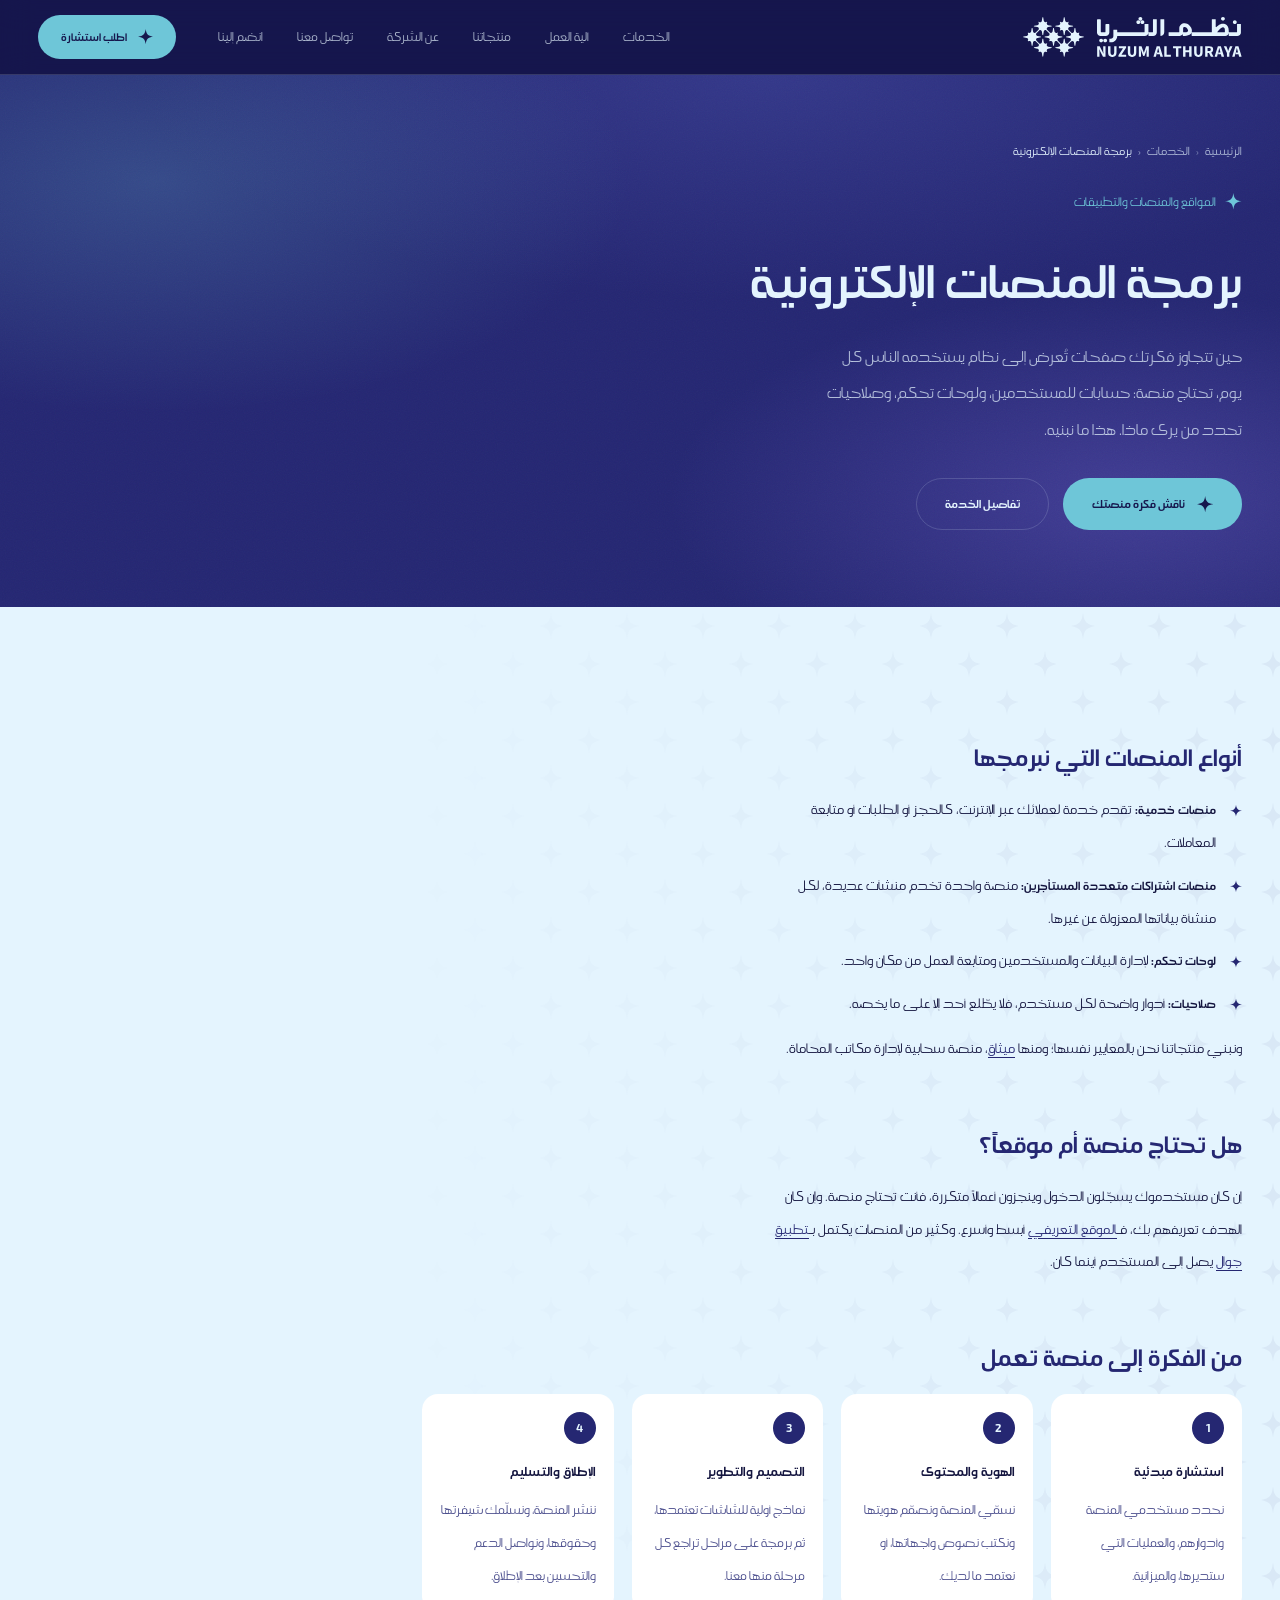
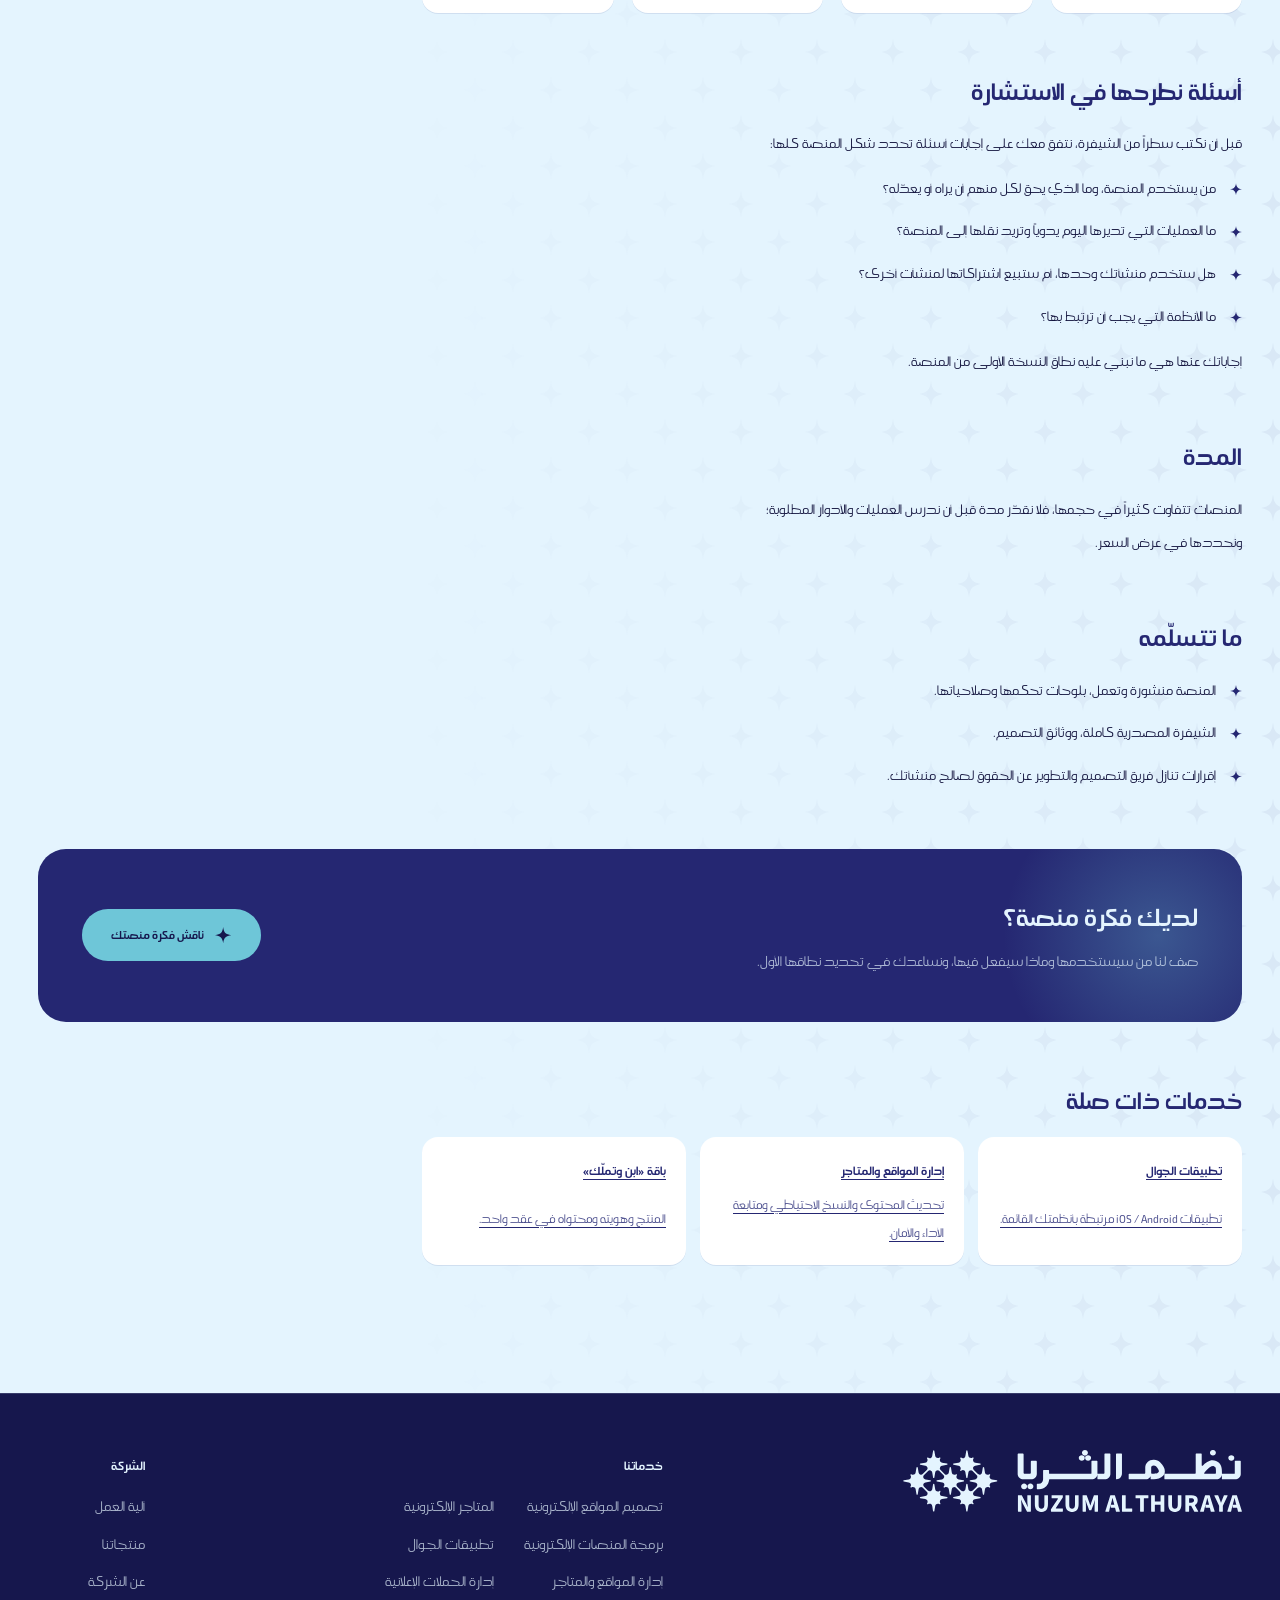
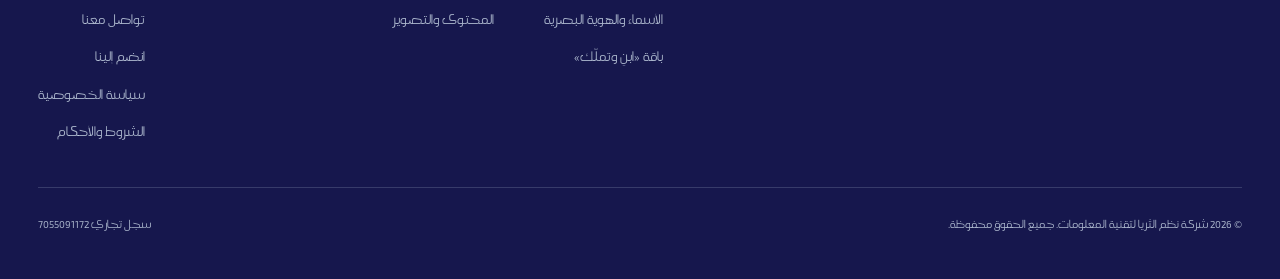
<file: services/platforms/index.html>
<!doctype html>
<html lang="ar" dir="rtl">
<head>
<meta charset="utf-8">
<meta name="viewport" content="width=device-width,initial-scale=1,viewport-fit=cover">
<meta http-equiv="Content-Security-Policy" content="default-src 'self'; script-src 'self'; style-src 'self'; font-src 'self'; img-src 'self' data:; connect-src https://formspree.io; form-action https://formspree.io; object-src 'none'; base-uri 'self'">
<meta name="referrer" content="strict-origin-when-cross-origin">
<title>برمجة المنصات الإلكترونية ولوحات التحكم | نظم الثريا</title>
<meta name="description" content="برمجة المنصات الإلكترونية: منصات خدمية ومنصات اشتراكات تخدم أكثر من عميل، بلوحات تحكم وصلاحيات، وتتسلم شيفرتها المصدرية وحقوقها.">
<meta name="theme-color" content="#16174d">
<link rel="canonical" href="https://nuzumalthuraya.com/services/platforms/">
<meta property="og:type" content="website">
<meta property="og:site_name" content="نظم الثريا">
<meta property="og:locale" content="ar_SA">
<meta property="og:url" content="https://nuzumalthuraya.com/services/platforms/">
<meta property="og:title" content="برمجة المنصات الإلكترونية ولوحات التحكم | نظم الثريا">
<meta property="og:description" content="برمجة المنصات الإلكترونية: منصات خدمية ومنصات اشتراكات تخدم أكثر من عميل، بلوحات تحكم وصلاحيات، وتتسلم شيفرتها المصدرية وحقوقها.">
<meta property="og:image" content="https://nuzumalthuraya.com/og-image.png">
<meta property="og:image:width" content="1200">
<meta property="og:image:height" content="630">
<meta name="twitter:card" content="summary_large_image">
<meta name="twitter:title" content="برمجة المنصات الإلكترونية ولوحات التحكم | نظم الثريا">
<meta name="twitter:description" content="برمجة المنصات الإلكترونية: منصات خدمية ومنصات اشتراكات تخدم أكثر من عميل، بلوحات تحكم وصلاحيات، وتتسلم شيفرتها المصدرية وحقوقها.">
<meta name="twitter:image" content="https://nuzumalthuraya.com/og-image.png">
<link rel="icon" href="/favicon.ico" sizes="48x48">
<link rel="icon" href="/favicon.svg" type="image/svg+xml">
<link rel="icon" href="/favicon-96.png" type="image/png" sizes="96x96">
<link rel="icon" href="/favicon-192.png" type="image/png" sizes="192x192">
<link rel="apple-touch-icon" href="/apple-touch-icon.png">
<link rel="preload" href="/fonts/AraHamah1964-Regular.woff2" as="font" type="font/woff2" crossorigin>
<link rel="preload" href="/fonts/AraHamah1964-Bold.woff2" as="font" type="font/woff2" crossorigin>
<link rel="stylesheet" href="/style.css">
<script type="application/ld+json">
{
  "@context": "https://schema.org",
  "@type": "Service",
  "name": "برمجة المنصات الإلكترونية",
  "serviceType": "برمجة المنصات الإلكترونية",
  "description": "برمجة المنصات الإلكترونية: منصات خدمية ومنصات اشتراكات تخدم أكثر من عميل، بلوحات تحكم وصلاحيات، وتتسلم شيفرتها المصدرية وحقوقها.",
  "url": "https://nuzumalthuraya.com/services/platforms/",
  "areaServed": "SA",
  "provider": {
    "@type": "ProfessionalService",
    "@id": "https://nuzumalthuraya.com/#organization",
    "name": "نظم الثريا لتقنية المعلومات",
    "url": "https://nuzumalthuraya.com/"
  }
}
</script>
<script type="application/ld+json">
{
  "@context": "https://schema.org",
  "@type": "BreadcrumbList",
  "itemListElement": [
    {
      "@type": "ListItem",
      "position": 1,
      "name": "الرئيسية",
      "item": "https://nuzumalthuraya.com/"
    },
    {
      "@type": "ListItem",
      "position": 2,
      "name": "برمجة المنصات الإلكترونية",
      "item": "https://nuzumalthuraya.com/services/platforms/"
    }
  ]
}
</script>
</head>
<body>
<!-- بداية الترويسة المشتركة (متطابقة حرفياً في كل الصفحات) -->
<svg width="0" height="0" class="sprite" aria-hidden="true" focusable="false">
  <defs>
    <symbol id="star" viewBox="-1 -1 2 2"><path d="M0-1C.09-.3.3-.09 1 0 .3.09.09.3 0 1-.09.3-.3.09-1 0-.3-.09-.09-.3 0-1Z"/></symbol>
    <symbol id="arrow" viewBox="0 0 24 24"><path d="M20 11H7.8l5.6-5.6L12 4 4 12l8 8 1.4-1.4L7.8 13H20z"/></symbol>
    <symbol id="logo-h" viewBox="766 649 372 68"><path fill="currentColor" d="M 868.859375 683.589844 L 863.4375 684.519531 C 861.285156 684.886719 860.253906 687.367188 861.515625 689.152344 C 861.972656 689.804688 861.175781 690.601562 860.53125 690.140625 C 860.003906 689.761719 859.40625 689.59375 858.820312 689.59375 C 857.453125 689.59375 856.148438 690.550781 855.890625 692.066406 L 854.960938 697.484375 C 854.832031 698.265625 853.703125 698.265625 853.570312 697.484375 L 852.640625 692.058594 C 852.570312 691.636719 852.417969 691.261719 852.207031 690.9375 C 851.25 689.460938 849.121094 689.351562 847.878906 690.601562 L 843.679688 694.824219 C 842.835938 695.675781 842.5625 696.984375 843.117188 698.039062 C 843.523438 698.808594 844.261719 699.40625 845.242188 699.574219 L 850.664062 700.503906 C 851.449219 700.636719 851.449219 701.761719 850.664062 701.894531 L 844.761719 702.902344 C 842.613281 703.269531 841.773438 705.914062 843.324219 707.464844 C 843.78125 708.109375 842.984375 708.90625 842.335938 708.445312 C 841.804688 708.074219 841.214844 707.898438 840.628906 707.898438 C 839.261719 707.898438 837.960938 708.855469 837.699219 710.371094 L 836.769531 715.792969 C 836.632812 716.578125 835.511719 716.578125 835.378906 715.792969 L 834.453125 710.371094 C 834.082031 708.21875 831.59375 707.1875 829.804688 708.445312 C 829.617188 708.578125 829.382812 708.625 829.167969 708.546875 C 828.96875 708.472656 828.808594 708.3125 828.734375 708.117188 C 828.652344 707.90625 828.683594 707.652344 828.816406 707.472656 C 828.851562 707.425781 828.902344 707.386719 828.941406 707.34375 C 828.980469 707.300781 829.015625 707.261719 829.054688 707.214844 C 829.125 707.128906 829.191406 707.042969 829.25 706.949219 C 829.363281 706.769531 829.457031 706.574219 829.523438 706.375 C 829.589844 706.179688 829.628906 705.976562 829.644531 705.773438 C 829.664062 705.570312 829.65625 705.363281 829.628906 705.164062 C 829.597656 704.964844 829.546875 704.769531 829.476562 704.578125 C 829.40625 704.390625 829.308594 704.210938 829.199219 704.039062 C 829.085938 703.871094 828.949219 703.714844 828.800781 703.574219 C 828.644531 703.433594 828.476562 703.308594 828.292969 703.207031 C 828.097656 703.101562 827.894531 703.023438 827.679688 702.964844 C 827.601562 702.945312 827.519531 702.929688 827.441406 702.914062 L 821.480469 701.894531 C 820.695312 701.761719 820.695312 700.636719 821.480469 700.503906 L 826.90625 699.574219 C 827.011719 699.558594 827.117188 699.53125 827.21875 699.503906 C 829.285156 698.917969 829.859375 696.230469 828.34375 694.703125 L 823.855469 690.183594 C 823.480469 689.804688 822.96875 689.59375 822.433594 689.59375 C 821.75 689.59375 821.082031 689.835938 820.550781 690.261719 C 820.019531 690.691406 819.628906 691.304688 819.503906 692.066406 L 818.574219 697.484375 C 818.441406 698.265625 817.3125 698.265625 817.183594 697.484375 L 816.253906 692.058594 C 815.886719 689.90625 813.394531 688.875 811.613281 690.140625 C 811.480469 690.238281 811.335938 690.28125 811.203125 690.28125 C 810.683594 690.28125 810.261719 689.671875 810.632812 689.152344 C 812.214844 687.648438 811.402344 684.976562 809.246094 684.609375 L 803.285156 683.589844 C 802.5 683.457031 802.5 682.328125 803.285156 682.199219 L 808.707031 681.269531 C 810.292969 680.996094 811.269531 679.570312 811.167969 678.128906 C 811.132812 677.609375 810.878906 677.136719 810.515625 676.765625 L 805.652344 671.871094 C 805.277344 671.5 804.769531 671.289062 804.234375 671.289062 C 802.867188 671.289062 801.566406 672.246094 801.304688 673.753906 L 800.378906 679.179688 C 800.246094 679.960938 799.117188 679.960938 798.984375 679.179688 L 798.058594 673.753906 C 797.816406 672.335938 796.660156 671.40625 795.386719 671.292969 C 794.710938 671.234375 794.054688 671.527344 793.578125 672.011719 L 788.808594 676.804688 C 788.414062 677.207031 788.183594 677.753906 788.183594 678.332031 C 788.183594 679.707031 789.140625 681.011719 790.65625 681.269531 L 796.082031 682.199219 C 796.863281 682.328125 796.863281 683.457031 796.082031 683.589844 L 790.65625 684.519531 C 789.683594 684.679688 788.941406 685.277344 788.539062 686.042969 C 787.972656 687.105469 788.257812 688.421875 789.105469 689.273438 L 793.246094 693.4375 C 794.734375 694.933594 797.386719 694.398438 797.976562 692.371094 C 798.007812 692.257812 798.039062 692.144531 798.058594 692.027344 L 798.984375 686.605469 C 799.117188 685.820312 800.246094 685.820312 800.378906 686.605469 L 801.304688 692.027344 C 801.671875 694.179688 804.164062 695.210938 805.949219 693.949219 C 806.082031 693.855469 806.21875 693.8125 806.351562 693.8125 C 806.871094 693.8125 807.292969 694.421875 806.929688 694.941406 C 805.671875 696.71875 806.699219 699.207031 808.851562 699.574219 L 814.277344 700.503906 C 815.058594 700.636719 815.058594 701.761719 814.277344 701.894531 L 808.851562 702.824219 C 806.71875 703.191406 805.6875 705.640625 806.898438 707.421875 C 806.984375 707.546875 807.039062 707.683594 807.039062 707.839844 C 807.039062 708.234375 806.714844 708.554688 806.3125 708.554688 C 806.195312 708.554688 806.074219 708.519531 805.96875 708.460938 C 805.914062 708.429688 805.863281 708.390625 805.8125 708.351562 C 805.757812 708.3125 805.699219 708.289062 805.640625 708.253906 C 805.191406 708.011719 804.710938 707.898438 804.242188 707.898438 C 802.867188 707.898438 801.566406 708.855469 801.304688 710.371094 L 800.378906 715.792969 C 800.246094 716.578125 799.117188 716.578125 798.984375 715.792969 C 798.984375 715.792969 798.0625 710.386719 798.058594 710.371094 C 798.007812 710.082031 797.917969 709.796875 797.785156 709.53125 C 797.660156 709.277344 797.496094 709.042969 797.304688 708.839844 C 797.117188 708.640625 796.898438 708.464844 796.664062 708.328125 C 796.429688 708.1875 796.175781 708.078125 795.917969 708.007812 C 795.652344 707.933594 795.375 707.898438 795.101562 707.898438 C 794.820312 707.90625 794.542969 707.945312 794.269531 708.027344 C 793.988281 708.117188 793.722656 708.242188 793.476562 708.40625 C 793.347656 708.488281 793.199219 708.542969 793.046875 708.542969 C 792.65625 708.542969 792.332031 708.222656 792.332031 707.824219 C 792.332031 707.734375 792.347656 707.644531 792.382812 707.5625 C 792.421875 707.476562 792.476562 707.40625 792.523438 707.332031 C 792.601562 707.207031 792.675781 707.074219 792.734375 706.933594 C 792.847656 706.675781 792.925781 706.398438 792.957031 706.113281 C 792.996094 705.84375 792.988281 705.558594 792.945312 705.289062 C 792.902344 705.019531 792.820312 704.753906 792.703125 704.503906 C 792.589844 704.257812 792.4375 704.023438 792.265625 703.8125 C 792.085938 703.601562 791.875 703.414062 791.636719 703.265625 C 791.394531 703.105469 791.125 702.980469 790.847656 702.902344 C 790.738281 702.871094 790.625 702.84375 790.511719 702.824219 L 785.085938 701.894531 C 784.300781 701.761719 784.300781 700.636719 785.085938 700.503906 L 790.511719 699.574219 C 792.101562 699.296875 793.085938 697.863281 792.96875 696.414062 C 792.925781 695.910156 792.679688 695.441406 792.320312 695.070312 L 787.457031 690.183594 C 787.082031 689.804688 786.574219 689.59375 786.042969 689.59375 C 785.355469 689.59375 784.6875 689.835938 784.164062 690.261719 C 783.632812 690.691406 783.242188 691.304688 783.109375 692.066406 L 782.1875 697.484375 C 782.046875 698.265625 780.925781 698.265625 780.789062 697.484375 L 779.867188 692.058594 C 779.5 689.917969 777.035156 688.886719 775.25 690.125 C 775.238281 690.128906 775.230469 690.136719 775.21875 690.140625 C 775.109375 690.214844 774.984375 690.25 774.84375 690.25 C 774.449219 690.25 774.128906 689.925781 774.128906 689.527344 C 774.128906 689.46875 774.132812 689.402344 774.152344 689.339844 C 774.171875 689.28125 774.195312 689.226562 774.234375 689.152344 C 774.25 689.136719 774.265625 689.109375 774.277344 689.09375 C 775.484375 687.316406 774.449219 684.878906 772.320312 684.519531 L 766.894531 683.589844 C 766.109375 683.457031 766.109375 682.328125 766.894531 682.199219 L 772.3125 681.269531 C 774.472656 680.902344 775.503906 678.414062 774.234375 676.628906 C 774.140625 676.496094 774.097656 676.351562 774.097656 676.21875 C 774.097656 675.699219 774.707031 675.277344 775.222656 675.644531 C 777.007812 676.90625 779.5 675.875 779.867188 673.722656 L 780.789062 668.296875 C 780.925781 667.515625 782.046875 667.515625 782.1875 668.296875 L 783.109375 673.722656 C 783.339844 675.035156 784.351562 675.933594 785.511719 676.140625 C 786.28125 676.285156 787.0625 675.996094 787.609375 675.441406 L 792.347656 670.679688 C 792.753906 670.277344 792.980469 669.726562 792.980469 669.140625 C 792.980469 667.769531 792.023438 666.464844 790.511719 666.207031 L 785.085938 665.277344 C 784.300781 665.144531 784.300781 664.023438 785.085938 663.886719 L 790.511719 662.957031 C 792.664062 662.589844 793.691406 660.105469 792.433594 658.324219 C 792.335938 658.191406 792.296875 658.046875 792.296875 657.914062 C 792.296875 657.394531 792.898438 656.972656 793.421875 657.339844 C 794.964844 658.882812 797.605469 658.039062 797.976562 655.886719 L 798.984375 649.992188 C 799.117188 649.207031 800.246094 649.207031 800.378906 649.992188 L 801.304688 655.417969 C 801.671875 657.570312 804.164062 658.601562 805.949219 657.335938 C 806.589844 656.875 807.386719 657.671875 806.929688 658.324219 C 806.554688 658.851562 806.382812 659.445312 806.382812 660.027344 C 806.382812 661.398438 807.339844 662.699219 808.851562 662.957031 L 814.277344 663.886719 C 815.058594 664.023438 815.058594 665.144531 814.277344 665.277344 L 808.851562 666.207031 C 807.265625 666.476562 806.289062 667.902344 806.394531 669.347656 C 806.429688 669.859375 806.683594 670.34375 807.042969 670.707031 L 811.8125 675.507812 C 812.261719 675.957031 812.882812 676.230469 813.523438 676.1875 C 814.8125 676.097656 816.011719 675.164062 816.253906 673.722656 L 817.183594 668.296875 C 817.3125 667.515625 818.441406 667.515625 818.574219 668.296875 L 819.503906 673.722656 C 819.871094 675.875 822.359375 676.90625 824.136719 675.644531 C 824.269531 675.546875 824.414062 675.507812 824.546875 675.507812 C 825.066406 675.507812 825.488281 676.117188 825.125 676.628906 C 824.753906 677.160156 824.578125 677.753906 824.578125 678.332031 C 824.578125 679.707031 825.535156 681.011719 827.050781 681.269531 L 832.46875 682.199219 C 833.253906 682.328125 833.253906 683.457031 832.46875 683.589844 L 827.042969 684.519531 C 826.078125 684.679688 825.335938 685.277344 824.925781 686.042969 C 824.367188 687.105469 824.644531 688.417969 825.488281 689.269531 L 829.640625 693.445312 C 831.140625 694.957031 833.8125 694.386719 834.382812 692.335938 C 834.410156 692.234375 834.433594 692.128906 834.453125 692.027344 L 835.378906 686.605469 C 835.511719 685.820312 836.632812 685.820312 836.769531 686.605469 L 837.699219 692.027344 C 837.777344 692.5 837.960938 692.914062 838.210938 693.265625 C 839.207031 694.644531 841.265625 694.6875 842.46875 693.480469 L 846.648438 689.273438 C 847.496094 688.417969 847.777344 687.105469 847.214844 686.042969 C 846.808594 685.277344 846.066406 684.679688 845.09375 684.519531 L 839.671875 683.589844 C 838.886719 683.457031 838.886719 682.328125 839.671875 682.199219 L 845.09375 681.269531 C 846.6875 680.996094 847.664062 679.570312 847.554688 678.121094 C 847.519531 677.605469 847.265625 677.128906 846.898438 676.761719 L 842.039062 671.871094 C 841.667969 671.5 841.160156 671.289062 840.625 671.289062 C 839.253906 671.289062 837.960938 672.246094 837.699219 673.753906 L 836.769531 679.179688 C 836.632812 679.960938 835.511719 679.960938 835.378906 679.179688 L 834.359375 673.21875 C 833.992188 671.058594 831.316406 670.246094 829.804688 671.835938 C 829.160156 672.292969 828.363281 671.5 828.828125 670.847656 C 830.085938 669.0625 829.054688 666.574219 826.90625 666.207031 L 821.480469 665.277344 C 820.695312 665.144531 820.695312 664.023438 821.480469 663.886719 L 826.90625 662.957031 C 829.054688 662.589844 830.085938 660.105469 828.820312 658.324219 C 828.722656 658.191406 828.683594 658.046875 828.683594 657.914062 C 828.683594 657.394531 829.292969 656.972656 829.808594 657.339844 C 831.351562 658.882812 834 658.046875 834.375 655.886719 L 835.378906 649.992188 C 835.511719 649.207031 836.632812 649.207031 836.769531 649.992188 L 837.699219 655.417969 C 838.066406 657.570312 840.550781 658.601562 842.335938 657.335938 C 842.984375 656.875 843.78125 657.671875 843.316406 658.324219 C 842.058594 660.105469 843.089844 662.589844 845.242188 662.957031 L 850.664062 663.886719 C 851.449219 664.023438 851.449219 665.144531 850.664062 665.277344 L 845.242188 666.207031 C 844.277344 666.371094 843.535156 666.964844 843.125 667.730469 C 842.558594 668.792969 842.839844 670.105469 843.683594 670.960938 L 847.875 675.175781 C 849.074219 676.378906 851.132812 676.339844 852.128906 674.957031 C 852.382812 674.609375 852.5625 674.195312 852.640625 673.722656 L 853.570312 668.296875 C 853.703125 667.515625 854.832031 667.515625 854.960938 668.296875 L 855.890625 673.722656 C 856.257812 675.875 858.75 676.90625 860.53125 675.644531 C 860.664062 675.546875 860.800781 675.507812 860.933594 675.507812 C 861.453125 675.507812 861.875 676.117188 861.515625 676.628906 C 861.140625 677.160156 860.964844 677.753906 860.964844 678.332031 C 860.964844 679.707031 861.925781 681.011719 863.4375 681.269531 L 868.859375 682.199219 C 869.644531 682.328125 869.644531 683.457031 868.859375 683.589844 "/><path fill="currentColor" d="M 911.625 660.808594 C 912.253906 660.808594 912.765625 661.292969 912.765625 661.890625 L 912.765625 675.285156 C 912.765625 676.953125 912.136719 678.339844 910.886719 679.460938 C 909.632812 680.578125 908.160156 681.140625 906.472656 681.140625 L 897.996094 681.140625 C 896.3125 681.140625 894.855469 680.578125 893.617188 679.460938 C 892.382812 678.339844 891.765625 676.953125 891.765625 675.285156 L 891.765625 653.957031 C 891.765625 653.363281 892.273438 652.878906 892.902344 652.878906 L 897.136719 652.878906 C 897.769531 652.878906 898.277344 653.363281 898.277344 653.957031 L 898.277344 673.886719 C 898.277344 674.484375 898.789062 674.964844 899.417969 674.964844 L 905.058594 674.964844 C 905.6875 674.964844 906.195312 674.484375 906.195312 673.886719 L 906.195312 661.890625 C 906.195312 661.292969 906.707031 660.808594 907.339844 660.808594 Z M 911.625 660.808594 "/><path fill="currentColor" d="M 993.457031 653.503906 L 993.457031 675.289062 C 993.457031 676.945312 992.839844 678.347656 991.605469 679.464844 C 990.375 680.582031 988.910156 681.144531 987.226562 681.144531 L 979.917969 681.144531 C 979.546875 681.144531 979.25 680.863281 979.25 680.503906 L 979.25 675.289062 C 979.25 676.945312 978.636719 678.347656 977.375 679.464844 C 976.117188 680.582031 974.652344 681.144531 972.972656 681.144531 L 926.820312 681.144531 C 926.488281 681.144531 926.203125 681.402344 926.191406 681.722656 C 926.0625 684.394531 925.023438 686.734375 923.097656 688.777344 C 921.015625 690.957031 918.34375 692.050781 915.09375 692.050781 L 913.398438 692.050781 C 913.050781 692.050781 912.769531 691.78125 912.769531 691.445312 L 912.769531 686.527344 C 912.769531 686.195312 913.050781 685.925781 913.398438 685.925781 L 915.09375 685.925781 C 916.402344 685.925781 917.484375 685.488281 918.34375 684.625 C 919.203125 683.753906 919.640625 682.585938 919.640625 681.144531 L 919.640625 671.472656 C 919.640625 671.140625 919.925781 670.871094 920.269531 670.871094 L 925.574219 670.871094 C 925.921875 670.871094 926.203125 671.140625 926.203125 671.472656 L 926.203125 674.363281 C 926.203125 674.699219 926.488281 674.96875 926.847656 674.96875 L 972.058594 674.96875 C 972.40625 674.96875 972.6875 674.699219 972.6875 674.375 L 972.6875 661.402344 C 972.6875 661.070312 972.972656 660.8125 973.304688 660.8125 L 978.636719 660.8125 C 978.96875 660.8125 979.25 661.070312 979.25 661.402344 L 979.25 674.96875 L 986.277344 674.96875 C 986.648438 674.96875 986.945312 674.683594 986.945312 674.339844 L 986.945312 653.503906 C 986.945312 653.15625 987.242188 652.875 987.613281 652.875 L 992.789062 652.875 C 993.160156 652.875 993.457031 653.15625 993.457031 653.503906 "/><path fill="currentColor" d="M 999.636719 653.488281 L 999.636719 680.503906 C 999.636719 680.863281 999.960938 681.140625 1000.335938 681.113281 C 1002.128906 680.988281 1003.515625 680.355469 1004.492188 679.222656 C 1005.601562 677.941406 1006.152344 676.382812 1006.152344 674.539062 L 1006.152344 653.488281 C 1006.152344 653.152344 1005.863281 652.878906 1005.507812 652.878906 L 1000.28125 652.878906 C 999.925781 652.878906 999.636719 653.152344 999.636719 653.488281 "/><path fill="currentColor" d="M 1109.222656 674.351562 C 1109.222656 674.683594 1108.925781 674.96875 1108.570312 674.96875 L 1096.671875 674.96875 C 1096.339844 674.96875 1096.148438 674.609375 1096.339844 674.339844 C 1098.714844 671.308594 1100.757812 669.199219 1102.464844 668.019531 C 1104.277344 666.761719 1105.78125 666.324219 1106.988281 666.722656 C 1107.617188 666.964844 1108.144531 667.414062 1108.582031 668.046875 C 1109.019531 668.6875 1109.222656 669.921875 1109.222656 671.769531 Z M 1045.515625 674.003906 C 1044.71875 674.644531 1043.304688 674.96875 1041.238281 674.96875 L 1038.863281 674.96875 C 1038.5 674.96875 1038.207031 674.683594 1038.207031 674.351562 L 1038.207031 668.261719 C 1038.207031 667.441406 1038.453125 666.863281 1038.941406 666.503906 C 1039.425781 666.117188 1040.121094 665.925781 1041.042969 665.925781 C 1041.957031 665.925781 1042.765625 666.257812 1043.488281 666.925781 C 1044.796875 668.238281 1045.65625 669.355469 1046.066406 670.253906 C 1046.480469 671.167969 1046.683594 671.820312 1046.683594 672.257812 C 1046.683594 672.785156 1046.296875 673.363281 1045.515625 674.003906 M 1135.824219 660.8125 L 1130.53125 660.8125 C 1130.171875 660.8125 1129.890625 661.082031 1129.890625 661.402344 L 1129.890625 674.363281 C 1129.890625 674.699219 1129.609375 674.96875 1129.257812 674.96875 L 1115.851562 674.96875 L 1115.746094 671.667969 C 1115.695312 669.214844 1115.183594 667.042969 1114.195312 665.140625 C 1113.203125 663.253906 1111.601562 661.855469 1109.390625 660.96875 C 1106.960938 660.121094 1104.703125 660.03125 1102.632812 660.734375 C 1100.550781 661.417969 1098.625 662.574219 1096.839844 664.164062 C 1096.121094 664.808594 1095.429688 665.476562 1094.761719 666.183594 C 1094.347656 666.605469 1093.617188 666.335938 1093.617188 665.769531 L 1093.617188 653.492188 C 1093.617188 653.15625 1093.324219 652.875 1092.960938 652.875 L 1087.695312 652.875 C 1087.335938 652.875 1087.039062 653.15625 1087.039062 653.492188 L 1087.039062 674.351562 C 1087.039062 674.683594 1086.746094 674.96875 1086.386719 674.96875 L 1052.757812 674.96875 C 1053.054688 674.132812 1053.195312 673.207031 1053.195312 672.191406 C 1053.195312 669.148438 1051.527344 665.988281 1048.199219 662.726562 C 1046.296875 660.8125 1043.972656 659.800781 1041.238281 659.683594 C 1038.515625 659.582031 1036.203125 660.375 1034.339844 662.085938 C 1032.570312 663.652344 1031.695312 665.667969 1031.695312 668.148438 L 1031.695312 674.351562 C 1031.695312 674.683594 1031.398438 674.96875 1031.039062 674.96875 L 1014.175781 674.96875 C 1013.816406 674.96875 1013.535156 675.238281 1013.535156 675.585938 L 1013.535156 680.515625 C 1013.535156 680.863281 1013.816406 681.144531 1014.175781 681.144531 L 1031.914062 681.144531 C 1033.261719 681.144531 1034.429688 680.824219 1035.394531 680.207031 C 1036.371094 679.59375 1037.101562 678.78125 1037.589844 677.78125 L 1037.589844 680.515625 C 1037.589844 680.863281 1037.886719 681.144531 1038.246094 681.144531 L 1041.238281 681.144531 C 1042.996094 681.144531 1044.808594 680.835938 1046.660156 680.234375 C 1048.507812 679.628906 1050.0625 678.667969 1051.320312 677.355469 C 1051.925781 676.726562 1052.375 675.996094 1052.683594 675.171875 L 1052.683594 680.542969 C 1052.683594 680.875 1052.964844 681.144531 1053.3125 681.144531 L 1109.621094 681.144531 C 1111.34375 681.144531 1112.820312 680.554688 1114.050781 679.410156 C 1114.976562 678.550781 1115.542969 677.550781 1115.746094 676.40625 L 1115.746094 680.515625 C 1115.746094 680.863281 1116.042969 681.144531 1116.402344 681.144531 L 1130.171875 681.144531 C 1131.867188 681.144531 1133.332031 680.582031 1134.578125 679.464844 C 1135.398438 678.730469 1135.953125 677.882812 1136.234375 676.921875 C 1136.390625 676.40625 1136.464844 675.867188 1136.464844 675.289062 L 1136.464844 661.402344 C 1136.464844 661.082031 1136.183594 660.8125 1135.824219 660.8125 "/><path fill="currentColor" d="M 1108.59375 650.308594 C 1108.484375 650.160156 1108.359375 650.023438 1108.214844 649.886719 C 1107.578125 649.285156 1106.808594 648.984375 1105.914062 648.984375 C 1105.015625 648.984375 1104.246094 649.285156 1103.609375 649.886719 C 1103.464844 650.023438 1103.339844 650.160156 1103.230469 650.308594 C 1102.847656 650.820312 1102.65625 651.402344 1102.65625 652.066406 C 1102.65625 652.921875 1102.972656 653.644531 1103.609375 654.253906 C 1104.246094 654.851562 1105.015625 655.15625 1105.914062 655.15625 C 1106.808594 655.15625 1107.578125 654.851562 1108.214844 654.253906 C 1108.851562 653.644531 1109.167969 652.921875 1109.167969 652.066406 C 1109.167969 651.402344 1108.976562 650.820312 1108.59375 650.308594 "/><path fill="currentColor" d="M 964.734375 655.964844 C 964.628906 655.816406 964.503906 655.679688 964.355469 655.542969 C 963.71875 654.941406 962.953125 654.640625 962.058594 654.640625 C 961.15625 654.640625 960.386719 654.941406 959.753906 655.542969 C 959.609375 655.679688 959.480469 655.816406 959.375 655.964844 C 958.992188 656.476562 958.796875 657.058594 958.796875 657.722656 C 958.796875 658.578125 959.117188 659.296875 959.753906 659.90625 C 960.386719 660.503906 961.15625 660.8125 962.058594 660.8125 C 962.953125 660.8125 963.71875 660.503906 964.355469 659.90625 C 964.996094 659.296875 965.3125 658.578125 965.3125 657.722656 C 965.3125 657.058594 965.121094 656.476562 964.734375 655.964844 "/><path fill="currentColor" d="M 971.671875 655.964844 C 971.5625 655.816406 971.4375 655.679688 971.292969 655.542969 C 970.65625 654.941406 969.890625 654.640625 968.992188 654.640625 C 968.09375 654.640625 967.324219 654.941406 966.6875 655.542969 C 966.542969 655.679688 966.417969 655.816406 966.308594 655.964844 C 965.925781 656.476562 965.734375 657.058594 965.734375 657.722656 C 965.734375 658.578125 966.050781 659.296875 966.6875 659.90625 C 967.324219 660.503906 968.09375 660.8125 968.992188 660.8125 C 969.890625 660.8125 970.65625 660.503906 971.292969 659.90625 C 971.929688 659.296875 972.246094 658.578125 972.246094 657.722656 C 972.246094 657.058594 972.054688 656.476562 971.671875 655.964844 "/><path fill="currentColor" d="M 968.234375 650.359375 C 968.125 650.210938 968 650.074219 967.855469 649.9375 C 967.21875 649.335938 966.449219 649.035156 965.554688 649.035156 C 964.65625 649.035156 963.886719 649.335938 963.25 649.9375 C 963.105469 650.074219 962.980469 650.210938 962.871094 650.359375 C 962.488281 650.871094 962.296875 651.453125 962.296875 652.117188 C 962.296875 652.972656 962.613281 653.695312 963.25 654.304688 C 963.886719 654.902344 964.65625 655.207031 965.554688 655.207031 C 966.449219 655.207031 967.21875 654.902344 967.855469 654.304688 C 968.492188 653.695312 968.808594 652.972656 968.808594 652.117188 C 968.808594 651.453125 968.617188 650.871094 968.234375 650.359375 "/><path fill="currentColor" d="M 901.496094 687.199219 C 901.386719 687.050781 901.261719 686.914062 901.117188 686.777344 C 900.480469 686.175781 899.714844 685.875 898.816406 685.875 C 897.917969 685.875 897.148438 686.175781 896.511719 686.777344 C 896.367188 686.914062 896.242188 687.050781 896.136719 687.199219 C 895.75 687.710938 895.558594 688.292969 895.558594 688.957031 C 895.558594 689.8125 895.875 690.535156 896.511719 691.144531 C 897.148438 691.738281 897.917969 692.046875 898.816406 692.046875 C 899.714844 692.046875 900.480469 691.738281 901.117188 691.144531 C 901.753906 690.535156 902.070312 689.8125 902.070312 688.957031 C 902.070312 688.292969 901.878906 687.710938 901.496094 687.199219 "/><path fill="currentColor" d="M 908.429688 687.199219 C 908.324219 687.050781 908.199219 686.914062 908.054688 686.777344 C 907.417969 686.175781 906.648438 685.875 905.753906 685.875 C 904.855469 685.875 904.085938 686.175781 903.449219 686.777344 C 903.304688 686.914062 903.179688 687.050781 903.070312 687.199219 C 902.6875 687.710938 902.496094 688.292969 902.496094 688.957031 C 902.496094 689.8125 902.8125 690.535156 903.449219 691.144531 C 904.085938 691.738281 904.855469 692.046875 905.753906 692.046875 C 906.648438 692.046875 907.417969 691.738281 908.054688 691.144531 C 908.691406 690.535156 909.007812 689.8125 909.007812 688.957031 C 909.007812 688.292969 908.816406 687.710938 908.429688 687.199219 "/><path fill="currentColor" d="M 1128.941406 656.230469 C 1128.796875 655.988281 1128.609375 655.761719 1128.378906 655.542969 C 1127.746094 654.941406 1126.976562 654.640625 1126.078125 654.640625 C 1125.179688 654.640625 1124.414062 654.941406 1123.777344 655.542969 C 1123.546875 655.761719 1123.363281 655.988281 1123.21875 656.230469 C 1122.953125 656.679688 1122.820312 657.175781 1122.820312 657.722656 C 1122.820312 658.578125 1123.140625 659.304688 1123.777344 659.90625 C 1124.414062 660.511719 1125.179688 660.8125 1126.078125 660.8125 C 1126.976562 660.8125 1127.746094 660.511719 1128.378906 659.90625 C 1129.015625 659.304688 1129.335938 658.578125 1129.335938 657.722656 C 1129.335938 657.175781 1129.203125 656.679688 1128.941406 656.230469 "/><path fill="currentColor" d="M 902.796875 698.558594 C 902.5625 698.558594 902.371094 698.75 902.371094 698.984375 L 902.371094 704.949219 C 902.371094 706.027344 902.441406 707.15625 902.570312 708.339844 C 902.703125 709.535156 902.808594 710.601562 902.871094 711.574219 L 902.769531 711.574219 L 901 707.578125 C 900.996094 707.570312 900.992188 707.558594 900.988281 707.550781 L 896.378906 698.789062 C 896.308594 698.648438 896.160156 698.558594 896.003906 698.558594 L 892.492188 698.558594 C 892.257812 698.558594 892.066406 698.75 892.066406 698.984375 L 892.066406 716.261719 C 892.066406 716.496094 892.257812 716.6875 892.492188 716.6875 L 895.53125 716.6875 C 895.769531 716.6875 895.957031 716.496094 895.957031 716.261719 L 895.957031 710.261719 C 895.957031 709.183594 895.894531 708.078125 895.777344 706.921875 C 895.65625 705.777344 895.550781 704.699219 895.457031 703.699219 L 895.566406 703.699219 L 897.332031 707.632812 C 897.335938 707.640625 897.339844 707.648438 897.34375 707.65625 L 901.953125 716.460938 C 902.027344 716.601562 902.167969 716.6875 902.328125 716.6875 L 905.851562 716.6875 C 906.085938 716.6875 906.277344 716.496094 906.277344 716.261719 L 906.277344 698.984375 C 906.277344 698.75 906.085938 698.558594 905.851562 698.558594 Z M 902.796875 698.558594 "/><path fill="currentColor" d="M 933.6875 712.601562 L 941.214844 701.136719 C 941.261719 701.066406 941.285156 700.988281 941.285156 700.90625 L 941.285156 698.976562 C 941.285156 698.746094 941.097656 698.558594 940.871094 698.558594 L 929.410156 698.558594 C 929.179688 698.558594 928.992188 698.746094 928.992188 698.976562 L 928.992188 701.589844 C 928.992188 701.820312 929.179688 702.003906 929.410156 702.003906 L 935.484375 702.003906 C 935.8125 702.003906 936.007812 702.371094 935.828125 702.644531 L 928.3125 714.113281 C 928.265625 714.179688 928.246094 714.257812 928.246094 714.339844 L 928.246094 716.273438 C 928.246094 716.503906 928.429688 716.6875 928.660156 716.6875 L 940.949219 716.6875 C 941.175781 716.6875 941.363281 716.503906 941.363281 716.273438 L 941.363281 713.65625 C 941.363281 713.429688 941.175781 713.242188 940.949219 713.242188 L 934.035156 713.242188 C 933.703125 713.242188 933.503906 712.878906 933.6875 712.601562 "/><path fill="currentColor" d="M 975.714844 698.558594 C 975.539062 698.558594 975.386719 698.671875 975.324219 698.835938 L 972.558594 706.617188 C 972.375 707.144531 972.203125 707.683594 972.042969 708.261719 C 971.886719 708.839844 971.71875 709.40625 971.53125 709.957031 L 971.429688 709.957031 C 971.242188 709.40625 971.058594 708.839844 970.890625 708.261719 C 970.730469 707.683594 970.546875 707.144531 970.363281 706.617188 L 967.542969 698.832031 C 967.484375 698.667969 967.328125 698.558594 967.152344 698.558594 L 963.386719 698.558594 C 963.160156 698.558594 962.976562 698.746094 962.976562 698.972656 L 962.976562 716.273438 C 962.976562 716.503906 963.160156 716.6875 963.386719 716.6875 L 966.230469 716.6875 C 966.457031 716.6875 966.644531 716.503906 966.644531 716.273438 L 966.644531 710.035156 C 966.644531 709.15625 966.578125 708.117188 966.445312 706.933594 C 966.3125 705.765625 966.207031 704.738281 966.117188 703.871094 L 966.222656 703.871094 L 967.667969 708.183594 L 970.15625 714.828125 C 970.21875 714.988281 970.371094 715.097656 970.542969 715.097656 L 972.21875 715.097656 C 972.390625 715.097656 972.546875 714.988281 972.605469 714.828125 L 975.097656 708.183594 L 976.570312 703.871094 L 976.671875 703.871094 C 976.582031 704.738281 976.476562 705.765625 976.34375 706.933594 C 976.210938 708.117188 976.148438 709.15625 976.148438 710.035156 L 976.148438 716.273438 C 976.148438 716.503906 976.332031 716.6875 976.558594 716.6875 L 979.46875 716.6875 C 979.695312 716.6875 979.878906 716.503906 979.878906 716.273438 L 979.878906 698.972656 C 979.878906 698.746094 979.695312 698.558594 979.46875 698.558594 Z M 975.714844 698.558594 "/><path fill="currentColor" d="M 1010.246094 712.839844 L 1010.246094 698.964844 C 1010.246094 698.742188 1010.066406 698.558594 1009.84375 698.558594 L 1006.5625 698.558594 C 1006.339844 698.558594 1006.15625 698.742188 1006.15625 698.964844 L 1006.15625 716.285156 C 1006.15625 716.507812 1006.339844 716.6875 1006.5625 716.6875 L 1017.007812 716.6875 C 1017.230469 716.6875 1017.410156 716.507812 1017.410156 716.285156 L 1017.410156 713.648438 C 1017.410156 713.425781 1017.230469 713.242188 1017.007812 713.242188 L 1010.648438 713.242188 C 1010.429688 713.242188 1010.246094 713.0625 1010.246094 712.839844 "/><path fill="currentColor" d="M 1021.066406 698.972656 L 1021.066406 701.59375 C 1021.066406 701.820312 1021.25 702.003906 1021.476562 702.003906 L 1025.636719 702.003906 C 1025.863281 702.003906 1026.046875 702.1875 1026.046875 702.414062 L 1026.046875 716.277344 C 1026.046875 716.503906 1026.230469 716.6875 1026.460938 716.6875 L 1029.75 716.6875 C 1029.976562 716.6875 1030.164062 716.503906 1030.164062 716.277344 L 1030.164062 702.414062 C 1030.164062 702.1875 1030.34375 702.003906 1030.574219 702.003906 L 1034.71875 702.003906 C 1034.949219 702.003906 1035.128906 701.820312 1035.128906 701.59375 L 1035.128906 698.972656 C 1035.128906 698.746094 1034.949219 698.558594 1034.71875 698.558594 L 1021.476562 698.558594 C 1021.25 698.558594 1021.066406 698.746094 1021.066406 698.972656 "/><path fill="currentColor" d="M 1048.488281 698.96875 L 1048.488281 705.132812 C 1048.488281 705.359375 1048.304688 705.539062 1048.082031 705.539062 L 1042.636719 705.539062 C 1042.414062 705.539062 1042.230469 705.359375 1042.230469 705.132812 L 1042.230469 698.96875 C 1042.230469 698.742188 1042.046875 698.558594 1041.824219 698.558594 L 1038.550781 698.558594 C 1038.324219 698.558594 1038.140625 698.742188 1038.140625 698.96875 L 1038.140625 716.28125 C 1038.140625 716.503906 1038.324219 716.6875 1038.550781 716.6875 L 1041.824219 716.6875 C 1042.046875 716.6875 1042.230469 716.503906 1042.230469 716.28125 L 1042.230469 709.523438 C 1042.230469 709.296875 1042.414062 709.117188 1042.636719 709.117188 L 1048.082031 709.117188 C 1048.304688 709.117188 1048.488281 709.296875 1048.488281 709.523438 L 1048.488281 716.28125 C 1048.488281 716.503906 1048.671875 716.6875 1048.894531 716.6875 L 1052.195312 716.6875 C 1052.421875 716.6875 1052.601562 716.503906 1052.601562 716.28125 L 1052.601562 698.96875 C 1052.601562 698.742188 1052.421875 698.558594 1052.195312 698.558594 L 1048.894531 698.558594 C 1048.671875 698.558594 1048.488281 698.742188 1048.488281 698.96875 "/><path fill="currentColor" d="M 1067.796875 698.558594 C 1067.570312 698.558594 1067.390625 698.742188 1067.390625 698.964844 L 1067.390625 708.707031 C 1067.390625 710.484375 1067.113281 711.730469 1066.5625 712.429688 C 1065.996094 713.140625 1065.207031 713.492188 1064.195312 713.492188 C 1063.171875 713.492188 1062.394531 713.140625 1061.855469 712.429688 C 1061.316406 711.730469 1061.054688 710.484375 1061.054688 708.707031 L 1061.054688 698.964844 C 1061.054688 698.742188 1060.871094 698.558594 1060.648438 698.558594 L 1057.34375 698.558594 C 1057.121094 698.558594 1056.941406 698.742188 1056.941406 698.964844 L 1056.941406 708.289062 C 1056.941406 711.324219 1057.558594 713.546875 1058.792969 714.9375 C 1060.042969 716.320312 1061.84375 717.015625 1064.195312 717.015625 C 1066.523438 717.015625 1068.3125 716.320312 1069.519531 714.9375 C 1070.730469 713.546875 1071.332031 711.324219 1071.332031 708.289062 L 1071.332031 698.964844 C 1071.332031 698.742188 1071.152344 698.558594 1070.929688 698.558594 Z M 1067.796875 698.558594 "/><path fill="currentColor" d="M 955.066406 698.558594 C 954.839844 698.558594 954.660156 698.742188 954.660156 698.964844 L 954.660156 708.707031 C 954.660156 710.484375 954.382812 711.730469 953.832031 712.429688 C 953.265625 713.140625 952.476562 713.492188 951.464844 713.492188 C 950.441406 713.492188 949.667969 713.140625 949.125 712.429688 C 948.585938 711.730469 948.324219 710.484375 948.324219 708.707031 L 948.324219 698.964844 C 948.324219 698.742188 948.140625 698.558594 947.917969 698.558594 L 944.617188 698.558594 C 944.390625 698.558594 944.210938 698.742188 944.210938 698.964844 L 944.210938 708.289062 C 944.210938 711.324219 944.828125 713.546875 946.0625 714.9375 C 947.3125 716.320312 949.113281 717.015625 951.464844 717.015625 C 953.792969 717.015625 955.582031 716.320312 956.789062 714.9375 C 958 713.546875 958.605469 711.324219 958.605469 708.289062 L 958.605469 698.964844 C 958.605469 698.742188 958.421875 698.558594 958.199219 698.558594 Z M 955.066406 698.558594 "/><path fill="currentColor" d="M 921.464844 698.558594 C 921.242188 698.558594 921.0625 698.742188 921.0625 698.964844 L 921.0625 708.707031 C 921.0625 710.484375 920.785156 711.730469 920.234375 712.429688 C 919.667969 713.140625 918.878906 713.492188 917.867188 713.492188 C 916.839844 713.492188 916.066406 713.140625 915.527344 712.429688 C 914.988281 711.730469 914.722656 710.484375 914.722656 708.707031 L 914.722656 698.964844 C 914.722656 698.742188 914.542969 698.558594 914.320312 698.558594 L 911.015625 698.558594 C 910.789062 698.558594 910.609375 698.742188 910.609375 698.964844 L 910.609375 708.289062 C 910.609375 711.324219 911.226562 713.546875 912.460938 714.9375 C 913.710938 716.320312 915.511719 717.015625 917.867188 717.015625 C 920.191406 717.015625 921.980469 716.320312 923.191406 714.9375 C 924.398438 713.546875 925.003906 711.324219 925.003906 708.289062 L 925.003906 698.964844 C 925.003906 698.742188 924.820312 698.558594 924.597656 698.558594 Z M 921.464844 698.558594 "/><path fill="currentColor" d="M 1081.902344 706.894531 L 1080.171875 706.894531 C 1079.960938 706.894531 1079.789062 706.722656 1079.789062 706.507812 L 1079.789062 702.195312 C 1079.789062 701.980469 1079.960938 701.808594 1080.171875 701.808594 L 1081.902344 701.808594 C 1082.980469 701.808594 1083.796875 701.992188 1084.363281 702.332031 C 1084.925781 702.6875 1085.214844 703.304688 1085.214844 704.199219 C 1085.214844 706 1084.109375 706.894531 1081.902344 706.894531 M 1086.1875 709.777344 C 1086.082031 709.589844 1086.15625 709.355469 1086.347656 709.25 C 1087.148438 708.816406 1087.816406 708.230469 1088.332031 707.484375 C 1088.921875 706.632812 1089.226562 705.539062 1089.226562 704.199219 C 1089.226562 702.042969 1088.542969 700.570312 1087.175781 699.769531 C 1085.808594 698.953125 1084.164062 698.558594 1082.230469 698.558594 L 1076.085938 698.558594 C 1075.871094 698.558594 1075.699219 698.734375 1075.699219 698.945312 L 1075.699219 716.300781 C 1075.699219 716.515625 1075.871094 716.6875 1076.085938 716.6875 L 1079.398438 716.6875 C 1079.613281 716.6875 1079.789062 716.515625 1079.789062 716.300781 L 1079.789062 710.539062 C 1079.789062 710.328125 1079.960938 710.15625 1080.171875 710.15625 L 1081.816406 710.15625 C 1081.960938 710.15625 1082.089844 710.234375 1082.15625 710.359375 L 1085.410156 716.484375 C 1085.476562 716.609375 1085.605469 716.6875 1085.75 716.6875 L 1089.441406 716.6875 C 1089.738281 716.6875 1089.925781 716.367188 1089.78125 716.113281 Z M 1086.1875 709.777344 "/><path fill="currentColor" d="M 1101.996094 698.558594 L 1097.671875 698.558594 C 1097.496094 698.558594 1097.339844 698.675781 1097.285156 698.84375 L 1091.859375 716.164062 C 1091.777344 716.421875 1091.972656 716.6875 1092.246094 716.6875 L 1095.5625 716.6875 C 1095.75 716.6875 1095.910156 716.5625 1095.957031 716.386719 L 1096.441406 714.492188 C 1096.441406 714.492188 1097.546875 710.246094 1097.820312 709.183594 L 1098.269531 707.511719 C 1098.519531 706.605469 1098.769531 705.644531 1099.007812 704.632812 C 1099.230469 703.621094 1099.453125 702.636719 1099.675781 701.675781 L 1099.796875 701.675781 C 1100.03125 702.609375 1100.28125 703.59375 1100.515625 704.621094 C 1100.753906 705.632812 1101.003906 706.605469 1101.265625 707.511719 L 1101.6875 709.183594 L 1097.820312 709.183594 L 1097.820312 711.972656 C 1097.820312 712.195312 1098.003906 712.375 1098.226562 712.375 L 1102.203125 712.375 C 1102.386719 712.375 1102.546875 712.5 1102.59375 712.679688 L 1103.554688 716.386719 C 1103.601562 716.5625 1103.761719 716.6875 1103.945312 716.6875 L 1107.421875 716.6875 C 1107.695312 716.6875 1107.890625 716.421875 1107.808594 716.164062 L 1102.382812 698.84375 C 1102.328125 698.675781 1102.171875 698.558594 1101.996094 698.558594 "/><path fill="currentColor" d="M 998.039062 698.558594 L 993.71875 698.558594 C 993.539062 698.558594 993.386719 698.675781 993.332031 698.84375 L 987.90625 716.164062 C 987.824219 716.421875 988.019531 716.6875 988.289062 716.6875 L 991.609375 716.6875 C 991.792969 716.6875 991.953125 716.5625 992 716.386719 L 992.488281 714.492188 C 992.488281 714.492188 993.59375 710.246094 993.867188 709.183594 L 994.3125 707.511719 C 994.5625 706.605469 994.8125 705.644531 995.050781 704.632812 C 995.273438 703.621094 995.496094 702.636719 995.722656 701.675781 L 995.839844 701.675781 C 996.074219 702.609375 996.324219 703.59375 996.5625 704.621094 C 996.800781 705.632812 997.050781 706.605469 997.3125 707.511719 L 997.730469 709.183594 L 993.867188 709.183594 L 993.867188 711.972656 C 993.867188 712.195312 994.046875 712.375 994.269531 712.375 L 998.246094 712.375 C 998.433594 712.375 998.59375 712.5 998.640625 712.679688 L 999.597656 716.386719 C 999.644531 716.5625 999.808594 716.6875 999.988281 716.6875 L 1003.46875 716.6875 C 1003.738281 716.6875 1003.933594 716.421875 1003.851562 716.164062 L 998.425781 698.84375 C 998.371094 698.675781 998.21875 698.558594 998.039062 698.558594 "/><path fill="currentColor" d="M 1131.863281 698.558594 L 1127.539062 698.558594 C 1127.363281 698.558594 1127.207031 698.675781 1127.15625 698.84375 L 1121.726562 716.164062 C 1121.644531 716.421875 1121.839844 716.6875 1122.113281 716.6875 L 1125.429688 716.6875 C 1125.617188 716.6875 1125.777344 716.5625 1125.824219 716.386719 L 1126.308594 714.492188 C 1126.308594 714.492188 1127.414062 710.246094 1127.6875 709.183594 L 1128.136719 707.511719 C 1128.386719 706.605469 1128.636719 705.644531 1128.871094 704.632812 C 1129.09375 703.621094 1129.320312 702.636719 1129.542969 701.675781 L 1129.660156 701.675781 C 1129.898438 702.609375 1130.148438 703.59375 1130.382812 704.621094 C 1130.621094 705.632812 1130.871094 706.605469 1131.132812 707.511719 L 1131.554688 709.183594 L 1127.6875 709.183594 L 1127.6875 711.972656 C 1127.6875 712.195312 1127.871094 712.375 1128.09375 712.375 L 1132.070312 712.375 C 1132.253906 712.375 1132.414062 712.5 1132.460938 712.679688 L 1133.421875 716.386719 C 1133.46875 716.5625 1133.628906 716.6875 1133.8125 716.6875 L 1137.289062 716.6875 C 1137.558594 716.6875 1137.753906 716.421875 1137.675781 716.164062 L 1132.25 698.84375 C 1132.195312 698.675781 1132.039062 698.558594 1131.863281 698.558594 "/><path fill="currentColor" d="M 1118.285156 698.558594 C 1118.121094 698.558594 1117.972656 698.660156 1117.914062 698.8125 L 1116.371094 702.726562 C 1116.109375 703.410156 1115.859375 704.082031 1115.609375 704.710938 C 1115.347656 705.355469 1115.097656 706.027344 1114.832031 706.738281 L 1114.726562 706.738281 C 1114.492188 706.027344 1114.242188 705.355469 1114.003906 704.710938 C 1113.769531 704.082031 1113.519531 703.410156 1113.253906 702.726562 L 1111.738281 698.8125 C 1111.679688 698.660156 1111.53125 698.558594 1111.367188 698.558594 L 1107.875 698.558594 C 1107.582031 698.558594 1107.390625 698.863281 1107.511719 699.125 L 1112.691406 710.152344 C 1112.71875 710.207031 1112.730469 710.265625 1112.730469 710.320312 L 1112.730469 716.292969 C 1112.730469 716.511719 1112.90625 716.6875 1113.125 716.6875 L 1116.421875 716.6875 C 1116.640625 716.6875 1116.816406 716.511719 1116.816406 716.292969 L 1116.816406 710.320312 C 1116.816406 710.265625 1116.832031 710.207031 1116.855469 710.152344 L 1122.019531 699.125 C 1122.144531 698.863281 1121.953125 698.558594 1121.664062 698.558594 Z M 1118.285156 698.558594 "/></symbol>
    <symbol id="logo-mark" viewBox="766 649 104 68"><path fill="currentColor" d="M 868.859375 683.589844 L 863.4375 684.519531 C 861.285156 684.886719 860.253906 687.367188 861.515625 689.152344 C 861.972656 689.804688 861.175781 690.601562 860.53125 690.140625 C 860.003906 689.761719 859.40625 689.59375 858.820312 689.59375 C 857.453125 689.59375 856.148438 690.550781 855.890625 692.066406 L 854.960938 697.484375 C 854.832031 698.265625 853.703125 698.265625 853.570312 697.484375 L 852.640625 692.058594 C 852.570312 691.636719 852.417969 691.261719 852.207031 690.9375 C 851.25 689.460938 849.121094 689.351562 847.878906 690.601562 L 843.679688 694.824219 C 842.835938 695.675781 842.5625 696.984375 843.117188 698.039062 C 843.523438 698.808594 844.261719 699.40625 845.242188 699.574219 L 850.664062 700.503906 C 851.449219 700.636719 851.449219 701.761719 850.664062 701.894531 L 844.761719 702.902344 C 842.613281 703.269531 841.773438 705.914062 843.324219 707.464844 C 843.78125 708.109375 842.984375 708.90625 842.335938 708.445312 C 841.804688 708.074219 841.214844 707.898438 840.628906 707.898438 C 839.261719 707.898438 837.960938 708.855469 837.699219 710.371094 L 836.769531 715.792969 C 836.632812 716.578125 835.511719 716.578125 835.378906 715.792969 L 834.453125 710.371094 C 834.082031 708.21875 831.59375 707.1875 829.804688 708.445312 C 829.617188 708.578125 829.382812 708.625 829.167969 708.546875 C 828.96875 708.472656 828.808594 708.3125 828.734375 708.117188 C 828.652344 707.90625 828.683594 707.652344 828.816406 707.472656 C 828.851562 707.425781 828.902344 707.386719 828.941406 707.34375 C 828.980469 707.300781 829.015625 707.261719 829.054688 707.214844 C 829.125 707.128906 829.191406 707.042969 829.25 706.949219 C 829.363281 706.769531 829.457031 706.574219 829.523438 706.375 C 829.589844 706.179688 829.628906 705.976562 829.644531 705.773438 C 829.664062 705.570312 829.65625 705.363281 829.628906 705.164062 C 829.597656 704.964844 829.546875 704.769531 829.476562 704.578125 C 829.40625 704.390625 829.308594 704.210938 829.199219 704.039062 C 829.085938 703.871094 828.949219 703.714844 828.800781 703.574219 C 828.644531 703.433594 828.476562 703.308594 828.292969 703.207031 C 828.097656 703.101562 827.894531 703.023438 827.679688 702.964844 C 827.601562 702.945312 827.519531 702.929688 827.441406 702.914062 L 821.480469 701.894531 C 820.695312 701.761719 820.695312 700.636719 821.480469 700.503906 L 826.90625 699.574219 C 827.011719 699.558594 827.117188 699.53125 827.21875 699.503906 C 829.285156 698.917969 829.859375 696.230469 828.34375 694.703125 L 823.855469 690.183594 C 823.480469 689.804688 822.96875 689.59375 822.433594 689.59375 C 821.75 689.59375 821.082031 689.835938 820.550781 690.261719 C 820.019531 690.691406 819.628906 691.304688 819.503906 692.066406 L 818.574219 697.484375 C 818.441406 698.265625 817.3125 698.265625 817.183594 697.484375 L 816.253906 692.058594 C 815.886719 689.90625 813.394531 688.875 811.613281 690.140625 C 811.480469 690.238281 811.335938 690.28125 811.203125 690.28125 C 810.683594 690.28125 810.261719 689.671875 810.632812 689.152344 C 812.214844 687.648438 811.402344 684.976562 809.246094 684.609375 L 803.285156 683.589844 C 802.5 683.457031 802.5 682.328125 803.285156 682.199219 L 808.707031 681.269531 C 810.292969 680.996094 811.269531 679.570312 811.167969 678.128906 C 811.132812 677.609375 810.878906 677.136719 810.515625 676.765625 L 805.652344 671.871094 C 805.277344 671.5 804.769531 671.289062 804.234375 671.289062 C 802.867188 671.289062 801.566406 672.246094 801.304688 673.753906 L 800.378906 679.179688 C 800.246094 679.960938 799.117188 679.960938 798.984375 679.179688 L 798.058594 673.753906 C 797.816406 672.335938 796.660156 671.40625 795.386719 671.292969 C 794.710938 671.234375 794.054688 671.527344 793.578125 672.011719 L 788.808594 676.804688 C 788.414062 677.207031 788.183594 677.753906 788.183594 678.332031 C 788.183594 679.707031 789.140625 681.011719 790.65625 681.269531 L 796.082031 682.199219 C 796.863281 682.328125 796.863281 683.457031 796.082031 683.589844 L 790.65625 684.519531 C 789.683594 684.679688 788.941406 685.277344 788.539062 686.042969 C 787.972656 687.105469 788.257812 688.421875 789.105469 689.273438 L 793.246094 693.4375 C 794.734375 694.933594 797.386719 694.398438 797.976562 692.371094 C 798.007812 692.257812 798.039062 692.144531 798.058594 692.027344 L 798.984375 686.605469 C 799.117188 685.820312 800.246094 685.820312 800.378906 686.605469 L 801.304688 692.027344 C 801.671875 694.179688 804.164062 695.210938 805.949219 693.949219 C 806.082031 693.855469 806.21875 693.8125 806.351562 693.8125 C 806.871094 693.8125 807.292969 694.421875 806.929688 694.941406 C 805.671875 696.71875 806.699219 699.207031 808.851562 699.574219 L 814.277344 700.503906 C 815.058594 700.636719 815.058594 701.761719 814.277344 701.894531 L 808.851562 702.824219 C 806.71875 703.191406 805.6875 705.640625 806.898438 707.421875 C 806.984375 707.546875 807.039062 707.683594 807.039062 707.839844 C 807.039062 708.234375 806.714844 708.554688 806.3125 708.554688 C 806.195312 708.554688 806.074219 708.519531 805.96875 708.460938 C 805.914062 708.429688 805.863281 708.390625 805.8125 708.351562 C 805.757812 708.3125 805.699219 708.289062 805.640625 708.253906 C 805.191406 708.011719 804.710938 707.898438 804.242188 707.898438 C 802.867188 707.898438 801.566406 708.855469 801.304688 710.371094 L 800.378906 715.792969 C 800.246094 716.578125 799.117188 716.578125 798.984375 715.792969 C 798.984375 715.792969 798.0625 710.386719 798.058594 710.371094 C 798.007812 710.082031 797.917969 709.796875 797.785156 709.53125 C 797.660156 709.277344 797.496094 709.042969 797.304688 708.839844 C 797.117188 708.640625 796.898438 708.464844 796.664062 708.328125 C 796.429688 708.1875 796.175781 708.078125 795.917969 708.007812 C 795.652344 707.933594 795.375 707.898438 795.101562 707.898438 C 794.820312 707.90625 794.542969 707.945312 794.269531 708.027344 C 793.988281 708.117188 793.722656 708.242188 793.476562 708.40625 C 793.347656 708.488281 793.199219 708.542969 793.046875 708.542969 C 792.65625 708.542969 792.332031 708.222656 792.332031 707.824219 C 792.332031 707.734375 792.347656 707.644531 792.382812 707.5625 C 792.421875 707.476562 792.476562 707.40625 792.523438 707.332031 C 792.601562 707.207031 792.675781 707.074219 792.734375 706.933594 C 792.847656 706.675781 792.925781 706.398438 792.957031 706.113281 C 792.996094 705.84375 792.988281 705.558594 792.945312 705.289062 C 792.902344 705.019531 792.820312 704.753906 792.703125 704.503906 C 792.589844 704.257812 792.4375 704.023438 792.265625 703.8125 C 792.085938 703.601562 791.875 703.414062 791.636719 703.265625 C 791.394531 703.105469 791.125 702.980469 790.847656 702.902344 C 790.738281 702.871094 790.625 702.84375 790.511719 702.824219 L 785.085938 701.894531 C 784.300781 701.761719 784.300781 700.636719 785.085938 700.503906 L 790.511719 699.574219 C 792.101562 699.296875 793.085938 697.863281 792.96875 696.414062 C 792.925781 695.910156 792.679688 695.441406 792.320312 695.070312 L 787.457031 690.183594 C 787.082031 689.804688 786.574219 689.59375 786.042969 689.59375 C 785.355469 689.59375 784.6875 689.835938 784.164062 690.261719 C 783.632812 690.691406 783.242188 691.304688 783.109375 692.066406 L 782.1875 697.484375 C 782.046875 698.265625 780.925781 698.265625 780.789062 697.484375 L 779.867188 692.058594 C 779.5 689.917969 777.035156 688.886719 775.25 690.125 C 775.238281 690.128906 775.230469 690.136719 775.21875 690.140625 C 775.109375 690.214844 774.984375 690.25 774.84375 690.25 C 774.449219 690.25 774.128906 689.925781 774.128906 689.527344 C 774.128906 689.46875 774.132812 689.402344 774.152344 689.339844 C 774.171875 689.28125 774.195312 689.226562 774.234375 689.152344 C 774.25 689.136719 774.265625 689.109375 774.277344 689.09375 C 775.484375 687.316406 774.449219 684.878906 772.320312 684.519531 L 766.894531 683.589844 C 766.109375 683.457031 766.109375 682.328125 766.894531 682.199219 L 772.3125 681.269531 C 774.472656 680.902344 775.503906 678.414062 774.234375 676.628906 C 774.140625 676.496094 774.097656 676.351562 774.097656 676.21875 C 774.097656 675.699219 774.707031 675.277344 775.222656 675.644531 C 777.007812 676.90625 779.5 675.875 779.867188 673.722656 L 780.789062 668.296875 C 780.925781 667.515625 782.046875 667.515625 782.1875 668.296875 L 783.109375 673.722656 C 783.339844 675.035156 784.351562 675.933594 785.511719 676.140625 C 786.28125 676.285156 787.0625 675.996094 787.609375 675.441406 L 792.347656 670.679688 C 792.753906 670.277344 792.980469 669.726562 792.980469 669.140625 C 792.980469 667.769531 792.023438 666.464844 790.511719 666.207031 L 785.085938 665.277344 C 784.300781 665.144531 784.300781 664.023438 785.085938 663.886719 L 790.511719 662.957031 C 792.664062 662.589844 793.691406 660.105469 792.433594 658.324219 C 792.335938 658.191406 792.296875 658.046875 792.296875 657.914062 C 792.296875 657.394531 792.898438 656.972656 793.421875 657.339844 C 794.964844 658.882812 797.605469 658.039062 797.976562 655.886719 L 798.984375 649.992188 C 799.117188 649.207031 800.246094 649.207031 800.378906 649.992188 L 801.304688 655.417969 C 801.671875 657.570312 804.164062 658.601562 805.949219 657.335938 C 806.589844 656.875 807.386719 657.671875 806.929688 658.324219 C 806.554688 658.851562 806.382812 659.445312 806.382812 660.027344 C 806.382812 661.398438 807.339844 662.699219 808.851562 662.957031 L 814.277344 663.886719 C 815.058594 664.023438 815.058594 665.144531 814.277344 665.277344 L 808.851562 666.207031 C 807.265625 666.476562 806.289062 667.902344 806.394531 669.347656 C 806.429688 669.859375 806.683594 670.34375 807.042969 670.707031 L 811.8125 675.507812 C 812.261719 675.957031 812.882812 676.230469 813.523438 676.1875 C 814.8125 676.097656 816.011719 675.164062 816.253906 673.722656 L 817.183594 668.296875 C 817.3125 667.515625 818.441406 667.515625 818.574219 668.296875 L 819.503906 673.722656 C 819.871094 675.875 822.359375 676.90625 824.136719 675.644531 C 824.269531 675.546875 824.414062 675.507812 824.546875 675.507812 C 825.066406 675.507812 825.488281 676.117188 825.125 676.628906 C 824.753906 677.160156 824.578125 677.753906 824.578125 678.332031 C 824.578125 679.707031 825.535156 681.011719 827.050781 681.269531 L 832.46875 682.199219 C 833.253906 682.328125 833.253906 683.457031 832.46875 683.589844 L 827.042969 684.519531 C 826.078125 684.679688 825.335938 685.277344 824.925781 686.042969 C 824.367188 687.105469 824.644531 688.417969 825.488281 689.269531 L 829.640625 693.445312 C 831.140625 694.957031 833.8125 694.386719 834.382812 692.335938 C 834.410156 692.234375 834.433594 692.128906 834.453125 692.027344 L 835.378906 686.605469 C 835.511719 685.820312 836.632812 685.820312 836.769531 686.605469 L 837.699219 692.027344 C 837.777344 692.5 837.960938 692.914062 838.210938 693.265625 C 839.207031 694.644531 841.265625 694.6875 842.46875 693.480469 L 846.648438 689.273438 C 847.496094 688.417969 847.777344 687.105469 847.214844 686.042969 C 846.808594 685.277344 846.066406 684.679688 845.09375 684.519531 L 839.671875 683.589844 C 838.886719 683.457031 838.886719 682.328125 839.671875 682.199219 L 845.09375 681.269531 C 846.6875 680.996094 847.664062 679.570312 847.554688 678.121094 C 847.519531 677.605469 847.265625 677.128906 846.898438 676.761719 L 842.039062 671.871094 C 841.667969 671.5 841.160156 671.289062 840.625 671.289062 C 839.253906 671.289062 837.960938 672.246094 837.699219 673.753906 L 836.769531 679.179688 C 836.632812 679.960938 835.511719 679.960938 835.378906 679.179688 L 834.359375 673.21875 C 833.992188 671.058594 831.316406 670.246094 829.804688 671.835938 C 829.160156 672.292969 828.363281 671.5 828.828125 670.847656 C 830.085938 669.0625 829.054688 666.574219 826.90625 666.207031 L 821.480469 665.277344 C 820.695312 665.144531 820.695312 664.023438 821.480469 663.886719 L 826.90625 662.957031 C 829.054688 662.589844 830.085938 660.105469 828.820312 658.324219 C 828.722656 658.191406 828.683594 658.046875 828.683594 657.914062 C 828.683594 657.394531 829.292969 656.972656 829.808594 657.339844 C 831.351562 658.882812 834 658.046875 834.375 655.886719 L 835.378906 649.992188 C 835.511719 649.207031 836.632812 649.207031 836.769531 649.992188 L 837.699219 655.417969 C 838.066406 657.570312 840.550781 658.601562 842.335938 657.335938 C 842.984375 656.875 843.78125 657.671875 843.316406 658.324219 C 842.058594 660.105469 843.089844 662.589844 845.242188 662.957031 L 850.664062 663.886719 C 851.449219 664.023438 851.449219 665.144531 850.664062 665.277344 L 845.242188 666.207031 C 844.277344 666.371094 843.535156 666.964844 843.125 667.730469 C 842.558594 668.792969 842.839844 670.105469 843.683594 670.960938 L 847.875 675.175781 C 849.074219 676.378906 851.132812 676.339844 852.128906 674.957031 C 852.382812 674.609375 852.5625 674.195312 852.640625 673.722656 L 853.570312 668.296875 C 853.703125 667.515625 854.832031 667.515625 854.960938 668.296875 L 855.890625 673.722656 C 856.257812 675.875 858.75 676.90625 860.53125 675.644531 C 860.664062 675.546875 860.800781 675.507812 860.933594 675.507812 C 861.453125 675.507812 861.875 676.117188 861.515625 676.628906 C 861.140625 677.160156 860.964844 677.753906 860.964844 678.332031 C 860.964844 679.707031 861.925781 681.011719 863.4375 681.269531 L 868.859375 682.199219 C 869.644531 682.328125 869.644531 683.457031 868.859375 683.589844 "/></symbol>
    <symbol id="i-web" viewBox="0 0 24 24"><path d="M4 5h16a1 1 0 011 1v12a1 1 0 01-1 1H4a1 1 0 01-1-1V6a1 1 0 011-1zm1 3v9h14V8z"/></symbol>
    <symbol id="i-box" viewBox="0 0 24 24"><path d="M12 2l9 5v10l-9 5-9-5V7zm0 2.3L5.6 7.9 12 11.5l6.4-3.6zM5 9.6v6.2l6 3.4v-6.2zm14 0l-6 3.4v6.2l6-3.4z"/></symbol>
    <symbol id="i-file" viewBox="0 0 24 24"><path d="M6 2h8l5 5v15H6zm7 1.8V8h4.2zM8.5 12v1.8h7V12zm0 3.4v1.8h7v-1.8z"/></symbol>
    <symbol id="i-pin" viewBox="0 0 24 24"><path d="M12 2a7 7 0 00-7 7c0 5 7 13 7 13s7-8 7-13a7 7 0 00-7-7zm0 9.5A2.5 2.5 0 119.5 9 2.5 2.5 0 0112 11.5z"/></symbol>
    <symbol id="i-mail" viewBox="0 0 24 24"><path d="M3 5h18v14H3zm2.4 2L12 12l6.6-5zM5 9.4V17h14V9.4l-7 5.3z"/></symbol>
    <symbol id="i-wa" viewBox="0 0 24 24"><path d="M12 2a10 10 0 00-8.6 15L2 22l5.2-1.4A10 10 0 1012 2zm0 1.9a8.1 8.1 0 11-4.3 15l-.3-.2-3 .8.8-2.9-.2-.3A8.1 8.1 0 0112 3.9zm-3 3.8c-.2 0-.5.1-.7.4-.3.3-.9.9-.9 2.1s.9 2.4 1 2.6c.1.2 1.8 2.8 4.4 3.8 2.2.9 2.6.7 3.1.6.5-.1 1.5-.6 1.7-1.2.2-.6.2-1.1.2-1.2-.1-.1-.2-.2-.5-.3l-1.6-.8c-.2-.1-.4-.1-.5.1l-.7.9c-.1.2-.3.2-.5.1-.3-.1-1-.4-1.9-1.200-.7-.6-1.2-1.400-1.300-1.600-.1-.2 0-.4.1-.5l.4-.4.3-.5c.1-.2 0-.3 0-.5l-.7-1.700c-.2-.4-.4-.4-.5-.4z"/></symbol>
    <symbol id="s-web" viewBox="0 0 24 24"><g fill="none" stroke="currentColor" stroke-width="1.7" stroke-linecap="round" stroke-linejoin="round"><rect x="3" y="5" width="18" height="14" rx="2.5"/><path d="M3 9.5h18"/><path d="M6.5 7.3h.01M9 7.3h.01"/></g><path d="M20 1.5c.25 1.7.7 2.15 2.4 2.4-1.7.25-2.15.7-2.4 2.4-.25-1.7-.7-2.15-2.4-2.4 1.7-.25 2.15-.7 2.4-2.4z" fill="currentColor" stroke="none"/></symbol>
    <symbol id="s-store" viewBox="0 0 24 24"><g fill="none" stroke="currentColor" stroke-width="1.7" stroke-linecap="round" stroke-linejoin="round"><path d="M5 8.5h14l-1.3 10.5H6.3z"/><path d="M9 8.5a3 3 0 016 0"/></g><path d="M20 1.5c.25 1.7.7 2.15 2.4 2.4-1.7.25-2.15.7-2.4 2.4-.25-1.7-.7-2.15-2.4-2.4 1.7-.25 2.15-.7 2.4-2.4z" fill="currentColor" stroke="none"/></symbol>
    <symbol id="s-platform" viewBox="0 0 24 24"><g fill="none" stroke="currentColor" stroke-width="1.7" stroke-linecap="round" stroke-linejoin="round"><path d="M12 3.5l8.5 4.5-8.5 4.5L3.5 8z"/><path d="M3.5 12.2L12 16.7l8.5-4.5"/><path d="M3.5 16.2L12 20.7"/></g><path d="M20 1.5c.25 1.7.7 2.15 2.4 2.4-1.7.25-2.15.7-2.4 2.4-.25-1.7-.7-2.15-2.4-2.4 1.7-.25 2.15-.7 2.4-2.4z" fill="currentColor" stroke="none"/></symbol>
    <symbol id="s-phone" viewBox="0 0 24 24"><g fill="none" stroke="currentColor" stroke-width="1.7" stroke-linecap="round" stroke-linejoin="round"><rect x="7" y="2.8" width="10" height="18.4" rx="2.6"/><path d="M10.8 18.2h2.4"/></g><path d="M20 1.5c.25 1.7.7 2.15 2.4 2.4-1.7.25-2.15.7-2.4 2.4-.25-1.7-.7-2.15-2.4-2.4 1.7-.25 2.15-.7 2.4-2.4z" fill="currentColor" stroke="none"/></symbol>
    <symbol id="s-ui" viewBox="0 0 24 24"><g fill="none" stroke="currentColor" stroke-width="1.7" stroke-linecap="round" stroke-linejoin="round"><path d="M5 4l13 6.5-5.6 1.9L10.5 18z"/><path d="M14 14l4.5 4.5"/></g><path d="M20 1.5c.25 1.7.7 2.15 2.4 2.4-1.7.25-2.15.7-2.4 2.4-.25-1.7-.7-2.15-2.4-2.4 1.7-.25 2.15-.7 2.4-2.4z" fill="currentColor" stroke="none"/></symbol>
    <symbol id="s-manage" viewBox="0 0 24 24"><g fill="none" stroke="currentColor" stroke-width="1.7" stroke-linecap="round" stroke-linejoin="round"><path d="M4 7h9M17 7h3M4 12h3M11 12h9M4 17h11M19 17h1"/><circle cx="15" cy="7" r="2"/><circle cx="9" cy="12" r="2"/><circle cx="17" cy="17" r="2"/></g><path d="M20 1.5c.25 1.7.7 2.15 2.4 2.4-1.7.25-2.15.7-2.4 2.4-.25-1.7-.7-2.15-2.4-2.4 1.7-.25 2.15-.7 2.4-2.4z" fill="currentColor" stroke="none"/></symbol>
    <symbol id="s-ads" viewBox="0 0 24 24"><g fill="none" stroke="currentColor" stroke-width="1.7" stroke-linecap="round" stroke-linejoin="round"><path d="M4 10v4h3l7 4V6L7 10z"/><path d="M17.2 9.2a4 4 0 010 5.6"/></g><path d="M20 1.5c.25 1.7.7 2.15 2.4 2.4-1.7.25-2.15.7-2.4 2.4-.25-1.7-.7-2.15-2.4-2.4 1.7-.25 2.15-.7 2.4-2.4z" fill="currentColor" stroke="none"/></symbol>
    <symbol id="s-name" viewBox="0 0 24 24"><g fill="none" stroke="currentColor" stroke-width="1.7" stroke-linecap="round" stroke-linejoin="round"><path d="M3.5 12V4.5H11l9.5 9.5-7 7z"/><circle cx="7.8" cy="8.8" r="1.2"/></g><path d="M20 1.5c.25 1.7.7 2.15 2.4 2.4-1.7.25-2.15.7-2.4 2.4-.25-1.7-.7-2.15-2.4-2.4 1.7-.25 2.15-.7 2.4-2.4z" fill="currentColor" stroke="none"/></symbol>
    <symbol id="s-identity" viewBox="0 0 24 24"><g fill="none" stroke="currentColor" stroke-width="1.7" stroke-linecap="round" stroke-linejoin="round"><circle cx="9" cy="12" r="5.5"/><circle cx="15" cy="12" r="5.5"/></g><path d="M20 1.5c.25 1.7.7 2.15 2.4 2.4-1.7.25-2.15.7-2.4 2.4-.25-1.7-.7-2.15-2.4-2.4 1.7-.25 2.15-.7 2.4-2.4z" fill="currentColor" stroke="none"/></symbol>
    <symbol id="s-print" viewBox="0 0 24 24"><g fill="none" stroke="currentColor" stroke-width="1.7" stroke-linecap="round" stroke-linejoin="round"><path d="M6 3h8l4 4v14H6z"/><path d="M14 3v4h4M9 12h6M9 16h6"/></g><path d="M20 1.5c.25 1.7.7 2.15 2.4 2.4-1.7.25-2.15.7-2.4 2.4-.25-1.7-.7-2.15-2.4-2.4 1.7-.25 2.15-.7 2.4-2.4z" fill="currentColor" stroke="none"/></symbol>
    <symbol id="s-content" viewBox="0 0 24 24"><g fill="none" stroke="currentColor" stroke-width="1.7" stroke-linecap="round" stroke-linejoin="round"><path d="M4 6h16M4 11h16M4 16h9"/><path d="M16 18.6l1.4 1.4 3.2-3.4"/></g><path d="M20 1.5c.25 1.7.7 2.15 2.4 2.4-1.7.25-2.15.7-2.4 2.4-.25-1.7-.7-2.15-2.4-2.4 1.7-.25 2.15-.7 2.4-2.4z" fill="currentColor" stroke="none"/></symbol>
    <symbol id="s-motion" viewBox="0 0 24 24"><g fill="none" stroke="currentColor" stroke-width="1.7" stroke-linecap="round" stroke-linejoin="round"><rect x="3" y="6" width="12.5" height="12" rx="2.5"/><path d="M15.5 10.2L21 7v10l-5.5-3.2"/></g><path d="M20 1.5c.25 1.7.7 2.15 2.4 2.4-1.7.25-2.15.7-2.4 2.4-.25-1.7-.7-2.15-2.4-2.4 1.7-.25 2.15-.7 2.4-2.4z" fill="currentColor" stroke="none"/></symbol>
    <symbol id="s-handover" viewBox="0 0 24 24"><g fill="none" stroke="currentColor" stroke-width="1.7" stroke-linecap="round" stroke-linejoin="round"><circle cx="8" cy="15" r="4"/><path d="M11 12l9-9M17 6l3 3M14 9l2.2 2.2"/></g><path d="M20 1.5c.25 1.7.7 2.15 2.4 2.4-1.7.25-2.15.7-2.4 2.4-.25-1.7-.7-2.15-2.4-2.4 1.7-.25 2.15-.7 2.4-2.4z" fill="currentColor" stroke="none"/></symbol>
    <symbol id="i-check" viewBox="0 0 24 24"><path d="M9.5 17.3L4.7 12.5l1.4-1.4 3.4 3.4 8.4-8.4 1.4 1.4z"/></symbol>
    <symbol id="i-code" viewBox="0 0 24 24"><path d="M8.7 16.6L4.1 12l4.6-4.6L7.3 6 1.3 12l6 6zm6.6 0l4.6-4.6-4.6-4.6L16.7 6l6 6-6 6z"/></symbol>
    <symbol id="i-pen" viewBox="0 0 24 24"><path d="M3 17.3V21h3.7L18 9.7 14.300 6zM20.700 7a1 1 0 000-1.400l-2.300-2.300a1 1 0 00-1.400 0l-1.800 1.800 3.700 3.700z"/></symbol>
    <symbol id="i-sig" viewBox="0 0 24 24"><path d="M4 20V4h2v14h14v2zm4-4V9h3v7zm5 0V5h3v11zm5 0v-4h3v4z"/></symbol>
  </defs>
</svg>
<header class="top" id="top">
  <div class="w">
    <a class="brand" href="/" aria-label="نظم الثريا، الصفحة الرئيسية"><svg viewBox="0 0 372 68" role="img" aria-label="شعار نظم الثريا"><use href="#logo-h"/></svg></a>
    <nav class="nav" id="nav" aria-label="القائمة الرئيسية">
      <a href="/#services">الخدمات</a><a href="/#process">آلية العمل</a><a href="/#products">منتجاتنا</a><a href="/#about">عن الشركة</a><a href="/#contact">تواصل معنا</a><a href="/#join">انضم إلينا</a>
    </nav>
    <a class="btn main" href="/#contact"><svg class="ic" aria-hidden="true"><use href="#star"/></svg>اطلب استشارة</a>
    <button class="burger" id="burger" type="button" aria-label="القائمة" aria-expanded="false" aria-controls="nav"><span></span></button>
  </div>
  <i class="prog" aria-hidden="true"></i>
</header>
<!-- نهاية الترويسة المشتركة -->

<main class="svc-page">
  <section class="svc-hero">
    <div class="w">
      <nav class="crumbs" aria-label="مسار التنقل"><ol>
        <li><a href="/">الرئيسية</a></li>
        <li><a href="/#services">الخدمات</a></li>
        <li aria-current="page">برمجة المنصات الإلكترونية</li>
      </ol></nav>
      <span class="tag"><svg class="ic" aria-hidden="true"><use href="#star"/></svg>المواقع والمنصات والتطبيقات</span>
      <h1>برمجة المنصات الإلكترونية</h1>
      <p class="lead">حين تتجاوز فكرتك صفحات تُعرض إلى نظام يستخدمه الناس كل يوم، تحتاج منصة: حسابات للمستخدمين، ولوحات تحكم، وصلاحيات تحدد من يرى ماذا. هذا ما نبنيه.</p>
      <div class="cta">
        <a class="btn main" href="/?service=platforms#contact"><svg class="ic" aria-hidden="true"><use href="#star"/></svg>ناقش فكرة منصتك</a>
        <a class="btn ghost" href="#details">تفاصيل الخدمة</a>
      </div>
    </div>
  </section>
  <section id="details" class="band light lattice svc-body">
    <div class="w">
      <div class="svc-block">
        <h2>أنواع المنصات التي نبرمجها</h2>
        <ul>
<li><b>منصات خدمية:</b> تقدم خدمة لعملائك عبر الإنترنت، كالحجز أو الطلبات أو متابعة المعاملات.</li>
<li><b>منصات اشتراكات متعددة المستأجرين:</b> منصة واحدة تخدم منشآت عديدة، لكل منشأة بياناتها المعزولة عن غيرها.</li>
<li><b>لوحات تحكم:</b> لإدارة البيانات والمستخدمين ومتابعة العمل من مكان واحد.</li>
<li><b>صلاحيات:</b> أدوار واضحة لكل مستخدم، فلا يطّلع أحد إلا على ما يخصه.</li>
</ul>
<p>ونبني منتجاتنا نحن بالمعايير نفسها؛ ومنها <a href="/#products">ميثاق</a>، منصة سحابية لإدارة مكاتب المحاماة.</p>
      </div>
      <div class="svc-block">
        <h2>هل تحتاج منصة أم موقعاً؟</h2>
        <p>إن كان مستخدموك يسجّلون الدخول وينجزون أعمالاً متكررة، فأنت تحتاج منصة. وإن كان الهدف تعريفهم بك، فـ<a href="/services/website-design/">الموقع التعريفي</a> أبسط وأسرع. وكثير من المنصات يكتمل بـ<a href="/services/mobile-apps/">تطبيق جوال</a> يصل إلى المستخدم أينما كان.</p>
      </div>
      <div class="svc-block">
        <h2>من الفكرة إلى منصة تعمل</h2>
        <!-- TODO: [مراحل كل خدمة] لم تُعبّأ؛ هذه المراحل الأربع من قسم «آلية العمل» مكيّفة للخدمة. -->
        <ol class="steps-l"><li><b>استشارة مبدئية</b><span>نحدد مستخدمي المنصة وأدوارهم، والعمليات التي ستديرها، والميزانية.</span></li><li><b>الهوية والمحتوى</b><span>نسمّي المنصة ونصمّم هويتها ونكتب نصوص واجهاتها، أو نعتمد ما لديك.</span></li><li><b>التصميم والتطوير</b><span>نماذج أولية للشاشات تعتمدها، ثم برمجة على مراحل تراجع كل مرحلة منها معنا.</span></li><li><b>الإطلاق والتسليم</b><span>ننشر المنصة، ونسلّمك شيفرتها وحقوقها، ونواصل الدعم والتحسين بعد الإطلاق.</span></li></ol>
      </div>
      <div class="svc-block">
        <h2>أسئلة نطرحها في الاستشارة</h2>
        <p>قبل أن نكتب سطراً من الشيفرة، نتفق معك على إجابات أسئلة تحدد شكل المنصة كلها:</p>
<ul>
<li>من يستخدم المنصة، وما الذي يحق لكل منهم أن يراه أو يعدّله؟</li>
<li>ما العمليات التي تديرها اليوم يدوياً وتريد نقلها إلى المنصة؟</li>
<li>هل ستخدم منشأتك وحدها، أم ستبيع اشتراكاتها لمنشآت أخرى؟</li>
<li>ما الأنظمة التي يجب أن ترتبط بها؟</li>
</ul>
<p>إجاباتك عنها هي ما نبني عليه نطاق النسخة الأولى من المنصة.</p>
      </div>
      <div class="svc-block">
        <h2>المدة</h2>
        <!-- TODO: [النطاق الزمني لكل خدمة] لم يُعبّأ؛ لا تُقدَّر أي مدة حتى يحددها المالك. -->
        <p>المنصات تتفاوت كثيراً في حجمها، فلا نقدّر مدة قبل أن ندرس العمليات والأدوار المطلوبة؛ ونحددها في عرض السعر.</p>
      </div>
      <div class="svc-block">
        <h2>ما تتسلّمه</h2>
        <ul>
<li>المنصة منشورة وتعمل، بلوحات تحكمها وصلاحياتها.</li>
<li>الشيفرة المصدرية كاملة، ووثائق التصميم.</li>
<li>إقرارات تنازل فريق التصميم والتطوير عن الحقوق لصالح منشأتك.</li>
</ul>
      </div>
      <div class="cta-box">
        <div>
          <h2>لديك فكرة منصة؟</h2>
          <p>صف لنا من سيستخدمها وماذا سيفعل فيها، ونساعدك في تحديد نطاقها الأول.</p>
        </div>
        <a class="btn main" href="/?service=platforms#contact"><svg class="ic" aria-hidden="true"><use href="#star"/></svg>ناقش فكرة منصتك</a>
      </div>
      <div class="svc-block">
        <h2>خدمات ذات صلة</h2>
        <div class="related"><a class="rel" href="/services/mobile-apps/"><b>تطبيقات الجوال</b><span>تطبيقات iOS / Android مرتبطة بأنظمتك القائمة.</span></a><a class="rel" href="/services/website-management/"><b>إدارة المواقع والمتاجر</b><span>تحديث المحتوى والنسخ الاحتياطي ومتابعة الأداء والأمان.</span></a><a class="rel" href="/services/build-and-own/"><b>باقة «ابنِ وتملّك»</b><span>المنتج وهويته ومحتواه في عقد واحد.</span></a></div>
      </div>
    </div>
  </section>
</main>

<!-- بداية التذييل المشترك (متطابق حرفياً في كل الصفحات) -->
<footer>
  <div class="w">
    <div class="ft">
      <a href="/" aria-label="نظم الثريا، الصفحة الرئيسية"><svg class="lg" viewBox="0 0 372 68" role="img" aria-label="شعار نظم الثريا"><use href="#logo-h"/></svg></a>
      <nav aria-label="خدماتنا"><b>خدماتنا</b><ul class="cols"><li><a href="/services/website-design/">تصميم المواقع الإلكترونية</a></li><li><a href="/services/ecommerce/">المتاجر الإلكترونية</a></li><li><a href="/services/platforms/">برمجة المنصات الإلكترونية</a></li><li><a href="/services/mobile-apps/">تطبيقات الجوال</a></li><li><a href="/services/website-management/">إدارة المواقع والمتاجر</a></li><li><a href="/services/ad-campaigns/">إدارة الحملات الإعلانية</a></li><li><a href="/services/brand-identity/">الأسماء والهوية البصرية</a></li><li><a href="/services/content/">المحتوى والتصوير</a></li><li><a href="/services/build-and-own/">باقة «ابنِ وتملّك»</a></li></ul></nav>
      <nav aria-label="الشركة"><b>الشركة</b><ul><li><a href="/#process">آلية العمل</a></li><li><a href="/#products">منتجاتنا</a></li><li><a href="/#about">عن الشركة</a></li><li><a href="/#contact">تواصل معنا</a></li><li><a href="/#join">انضم إلينا</a></li><li><a href="/privacy.html">سياسة الخصوصية</a></li><li><a href="/terms.html">الشروط والأحكام</a></li></ul></nav>
    </div>
    <!-- TODO: حسابات التواصل الاجتماعي [X] و[LinkedIn] و[TikTok]: أضف روابطها هنا حين تتوفر، مثل:
    <nav aria-label="حساباتنا"><a href="[رابط X]" target="_blank" rel="noopener noreferrer">X</a> · <a href="[رابط LinkedIn]" target="_blank" rel="noopener noreferrer">LinkedIn</a> · <a href="[رابط TikTok]" target="_blank" rel="noopener noreferrer">TikTok</a></nav> -->
    <div class="copy"><span>© 2026 شركة نظم الثريا لتقنية المعلومات. جميع الحقوق محفوظة.</span><span>سجل تجاري 7055091172</span>
      <!-- TODO: [الرقم الضريبي] لم يُعبّأ؛ الشركة غير مسجلة في ضريبة القيمة المضافة حالياً، فلا يُعرض شيء. -->
    </div>
  </div>
</footer>
<script src="/js/site.js" defer></script>
<!-- نهاية التذييل المشترك -->
</body>
</html>
</file>
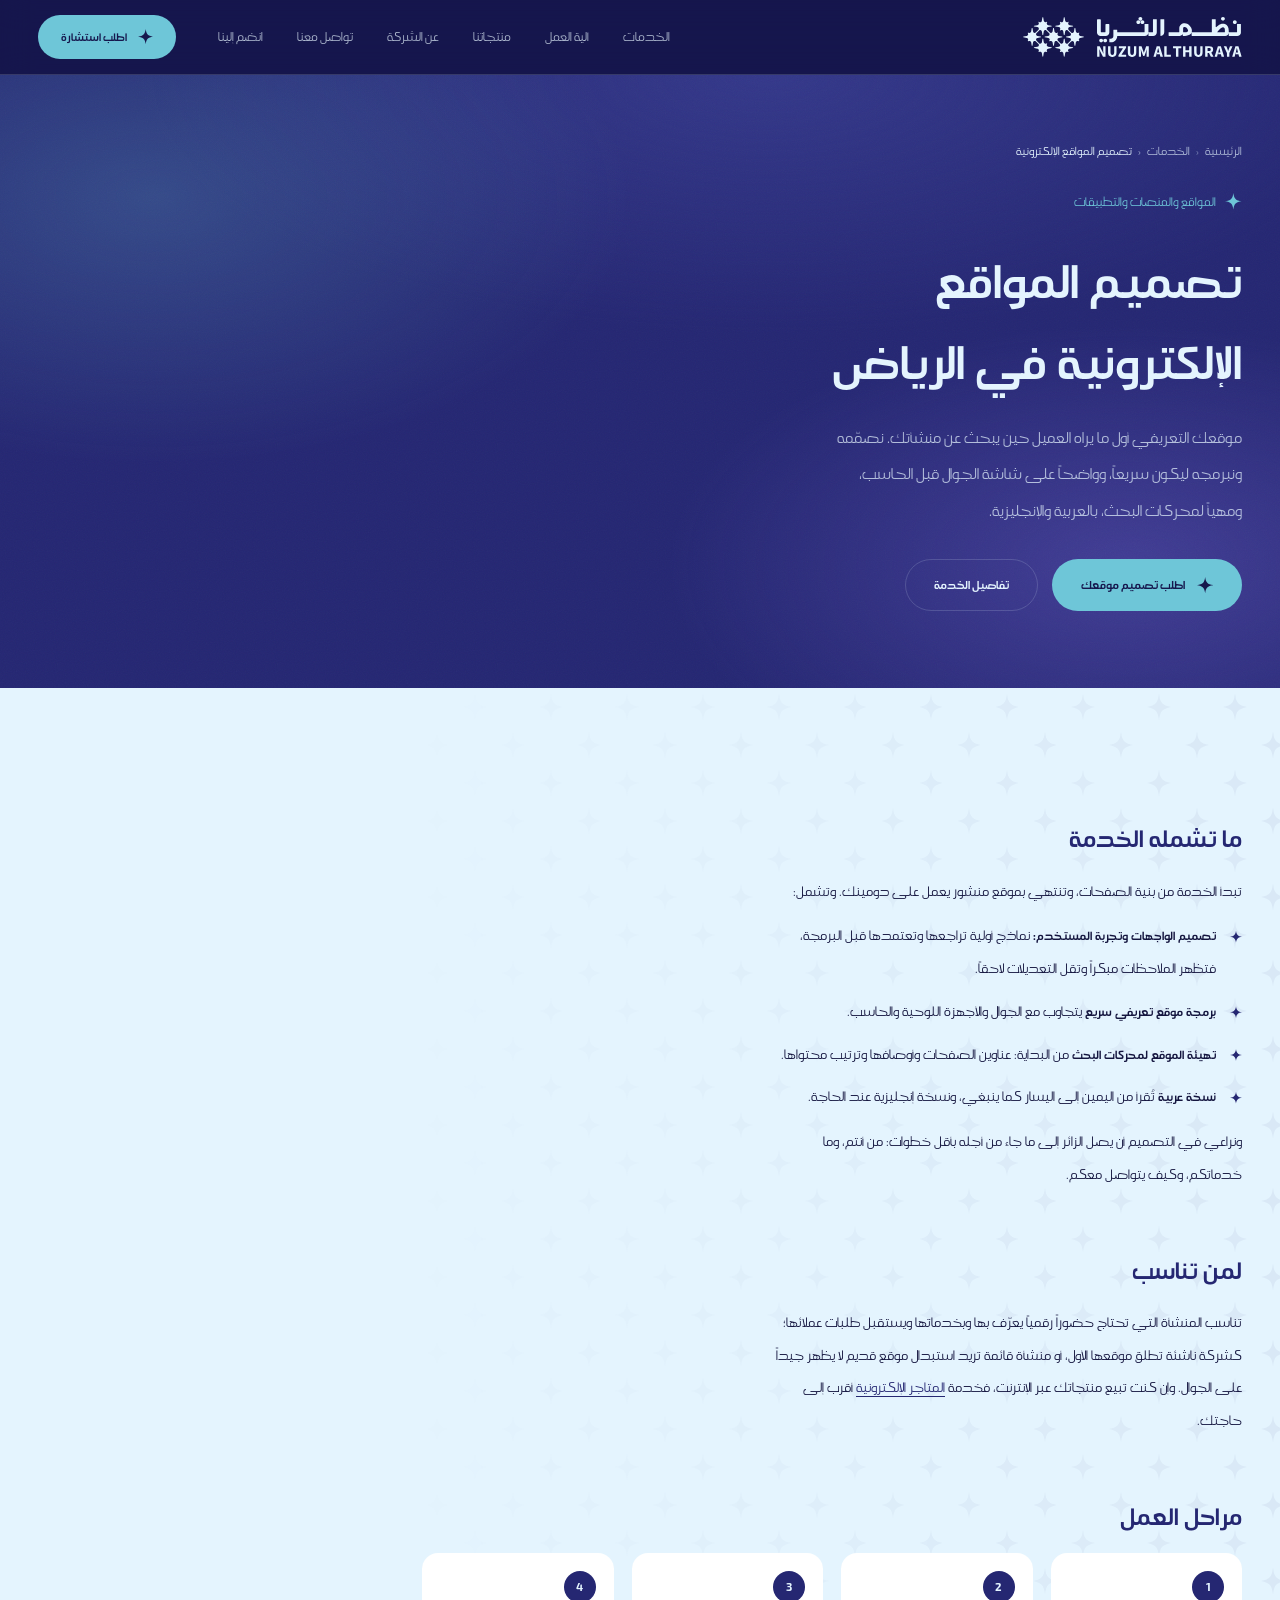
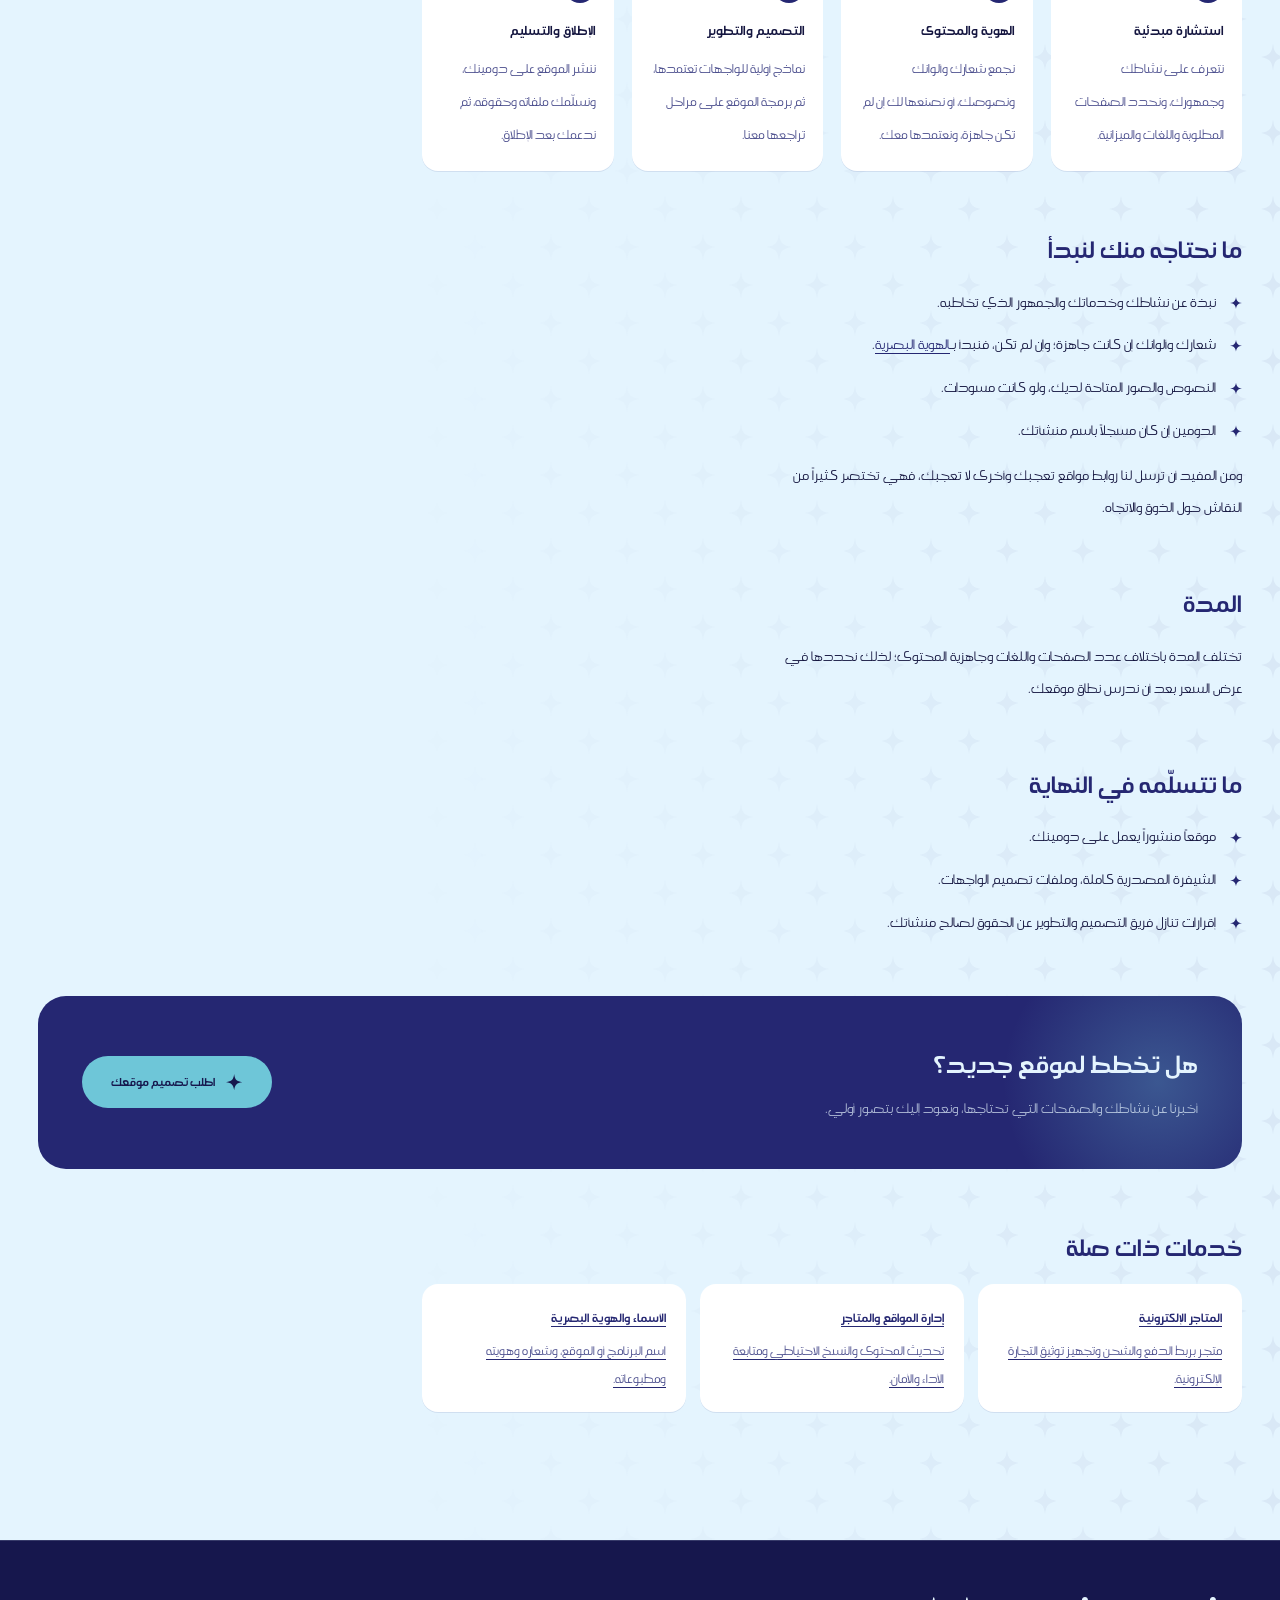
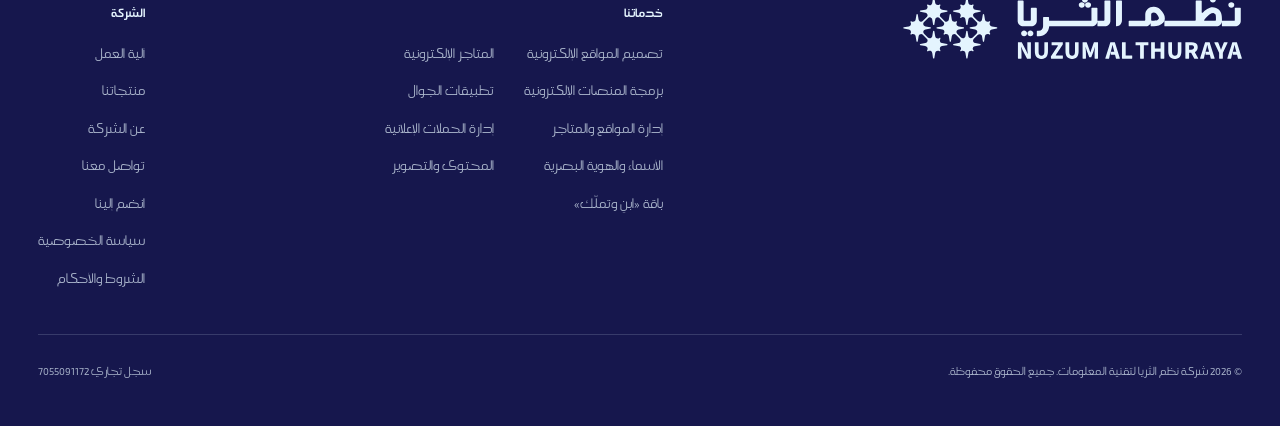
<file: services/website-design/index.html>
<!doctype html>
<html lang="ar" dir="rtl">
<head>
<meta charset="utf-8">
<meta name="viewport" content="width=device-width,initial-scale=1,viewport-fit=cover">
<meta http-equiv="Content-Security-Policy" content="default-src 'self'; script-src 'self'; style-src 'self'; font-src 'self'; img-src 'self' data:; connect-src https://formspree.io; form-action https://formspree.io; object-src 'none'; base-uri 'self'">
<meta name="referrer" content="strict-origin-when-cross-origin">
<title>تصميم المواقع الإلكترونية في الرياض | نظم الثريا</title>
<meta name="description" content="تصميم المواقع الإلكترونية في الرياض: مواقع تعريفية سريعة ومتجاوبة مع الجوال ومهيأة لمحركات البحث، بالعربية والإنجليزية، مع تصميم الواجهات وتجربة المستخدم.">
<meta name="theme-color" content="#16174d">
<link rel="canonical" href="https://nuzumalthuraya.com/services/website-design/">
<meta property="og:type" content="website">
<meta property="og:site_name" content="نظم الثريا">
<meta property="og:locale" content="ar_SA">
<meta property="og:url" content="https://nuzumalthuraya.com/services/website-design/">
<meta property="og:title" content="تصميم المواقع الإلكترونية في الرياض | نظم الثريا">
<meta property="og:description" content="تصميم المواقع الإلكترونية في الرياض: مواقع تعريفية سريعة ومتجاوبة مع الجوال ومهيأة لمحركات البحث، بالعربية والإنجليزية، مع تصميم الواجهات وتجربة المستخدم.">
<meta property="og:image" content="https://nuzumalthuraya.com/og-image.png">
<meta property="og:image:width" content="1200">
<meta property="og:image:height" content="630">
<meta name="twitter:card" content="summary_large_image">
<meta name="twitter:title" content="تصميم المواقع الإلكترونية في الرياض | نظم الثريا">
<meta name="twitter:description" content="تصميم المواقع الإلكترونية في الرياض: مواقع تعريفية سريعة ومتجاوبة مع الجوال ومهيأة لمحركات البحث، بالعربية والإنجليزية، مع تصميم الواجهات وتجربة المستخدم.">
<meta name="twitter:image" content="https://nuzumalthuraya.com/og-image.png">
<link rel="icon" href="/favicon.ico" sizes="48x48">
<link rel="icon" href="/favicon.svg" type="image/svg+xml">
<link rel="icon" href="/favicon-96.png" type="image/png" sizes="96x96">
<link rel="icon" href="/favicon-192.png" type="image/png" sizes="192x192">
<link rel="apple-touch-icon" href="/apple-touch-icon.png">
<link rel="preload" href="/fonts/AraHamah1964-Regular.woff2" as="font" type="font/woff2" crossorigin>
<link rel="preload" href="/fonts/AraHamah1964-Bold.woff2" as="font" type="font/woff2" crossorigin>
<link rel="stylesheet" href="/style.css">
<script type="application/ld+json">
{
  "@context": "https://schema.org",
  "@type": "Service",
  "name": "تصميم المواقع الإلكترونية في الرياض",
  "serviceType": "تصميم المواقع الإلكترونية",
  "description": "تصميم المواقع الإلكترونية في الرياض: مواقع تعريفية سريعة ومتجاوبة مع الجوال ومهيأة لمحركات البحث، بالعربية والإنجليزية، مع تصميم الواجهات وتجربة المستخدم.",
  "url": "https://nuzumalthuraya.com/services/website-design/",
  "areaServed": "SA",
  "provider": {
    "@type": "ProfessionalService",
    "@id": "https://nuzumalthuraya.com/#organization",
    "name": "نظم الثريا لتقنية المعلومات",
    "url": "https://nuzumalthuraya.com/"
  }
}
</script>
<script type="application/ld+json">
{
  "@context": "https://schema.org",
  "@type": "BreadcrumbList",
  "itemListElement": [
    {
      "@type": "ListItem",
      "position": 1,
      "name": "الرئيسية",
      "item": "https://nuzumalthuraya.com/"
    },
    {
      "@type": "ListItem",
      "position": 2,
      "name": "تصميم المواقع الإلكترونية",
      "item": "https://nuzumalthuraya.com/services/website-design/"
    }
  ]
}
</script>
</head>
<body>
<!-- بداية الترويسة المشتركة (متطابقة حرفياً في كل الصفحات) -->
<svg width="0" height="0" class="sprite" aria-hidden="true" focusable="false">
  <defs>
    <symbol id="star" viewBox="-1 -1 2 2"><path d="M0-1C.09-.3.3-.09 1 0 .3.09.09.3 0 1-.09.3-.3.09-1 0-.3-.09-.09-.3 0-1Z"/></symbol>
    <symbol id="arrow" viewBox="0 0 24 24"><path d="M20 11H7.8l5.6-5.6L12 4 4 12l8 8 1.4-1.4L7.8 13H20z"/></symbol>
    <symbol id="logo-h" viewBox="766 649 372 68"><path fill="currentColor" d="M 868.859375 683.589844 L 863.4375 684.519531 C 861.285156 684.886719 860.253906 687.367188 861.515625 689.152344 C 861.972656 689.804688 861.175781 690.601562 860.53125 690.140625 C 860.003906 689.761719 859.40625 689.59375 858.820312 689.59375 C 857.453125 689.59375 856.148438 690.550781 855.890625 692.066406 L 854.960938 697.484375 C 854.832031 698.265625 853.703125 698.265625 853.570312 697.484375 L 852.640625 692.058594 C 852.570312 691.636719 852.417969 691.261719 852.207031 690.9375 C 851.25 689.460938 849.121094 689.351562 847.878906 690.601562 L 843.679688 694.824219 C 842.835938 695.675781 842.5625 696.984375 843.117188 698.039062 C 843.523438 698.808594 844.261719 699.40625 845.242188 699.574219 L 850.664062 700.503906 C 851.449219 700.636719 851.449219 701.761719 850.664062 701.894531 L 844.761719 702.902344 C 842.613281 703.269531 841.773438 705.914062 843.324219 707.464844 C 843.78125 708.109375 842.984375 708.90625 842.335938 708.445312 C 841.804688 708.074219 841.214844 707.898438 840.628906 707.898438 C 839.261719 707.898438 837.960938 708.855469 837.699219 710.371094 L 836.769531 715.792969 C 836.632812 716.578125 835.511719 716.578125 835.378906 715.792969 L 834.453125 710.371094 C 834.082031 708.21875 831.59375 707.1875 829.804688 708.445312 C 829.617188 708.578125 829.382812 708.625 829.167969 708.546875 C 828.96875 708.472656 828.808594 708.3125 828.734375 708.117188 C 828.652344 707.90625 828.683594 707.652344 828.816406 707.472656 C 828.851562 707.425781 828.902344 707.386719 828.941406 707.34375 C 828.980469 707.300781 829.015625 707.261719 829.054688 707.214844 C 829.125 707.128906 829.191406 707.042969 829.25 706.949219 C 829.363281 706.769531 829.457031 706.574219 829.523438 706.375 C 829.589844 706.179688 829.628906 705.976562 829.644531 705.773438 C 829.664062 705.570312 829.65625 705.363281 829.628906 705.164062 C 829.597656 704.964844 829.546875 704.769531 829.476562 704.578125 C 829.40625 704.390625 829.308594 704.210938 829.199219 704.039062 C 829.085938 703.871094 828.949219 703.714844 828.800781 703.574219 C 828.644531 703.433594 828.476562 703.308594 828.292969 703.207031 C 828.097656 703.101562 827.894531 703.023438 827.679688 702.964844 C 827.601562 702.945312 827.519531 702.929688 827.441406 702.914062 L 821.480469 701.894531 C 820.695312 701.761719 820.695312 700.636719 821.480469 700.503906 L 826.90625 699.574219 C 827.011719 699.558594 827.117188 699.53125 827.21875 699.503906 C 829.285156 698.917969 829.859375 696.230469 828.34375 694.703125 L 823.855469 690.183594 C 823.480469 689.804688 822.96875 689.59375 822.433594 689.59375 C 821.75 689.59375 821.082031 689.835938 820.550781 690.261719 C 820.019531 690.691406 819.628906 691.304688 819.503906 692.066406 L 818.574219 697.484375 C 818.441406 698.265625 817.3125 698.265625 817.183594 697.484375 L 816.253906 692.058594 C 815.886719 689.90625 813.394531 688.875 811.613281 690.140625 C 811.480469 690.238281 811.335938 690.28125 811.203125 690.28125 C 810.683594 690.28125 810.261719 689.671875 810.632812 689.152344 C 812.214844 687.648438 811.402344 684.976562 809.246094 684.609375 L 803.285156 683.589844 C 802.5 683.457031 802.5 682.328125 803.285156 682.199219 L 808.707031 681.269531 C 810.292969 680.996094 811.269531 679.570312 811.167969 678.128906 C 811.132812 677.609375 810.878906 677.136719 810.515625 676.765625 L 805.652344 671.871094 C 805.277344 671.5 804.769531 671.289062 804.234375 671.289062 C 802.867188 671.289062 801.566406 672.246094 801.304688 673.753906 L 800.378906 679.179688 C 800.246094 679.960938 799.117188 679.960938 798.984375 679.179688 L 798.058594 673.753906 C 797.816406 672.335938 796.660156 671.40625 795.386719 671.292969 C 794.710938 671.234375 794.054688 671.527344 793.578125 672.011719 L 788.808594 676.804688 C 788.414062 677.207031 788.183594 677.753906 788.183594 678.332031 C 788.183594 679.707031 789.140625 681.011719 790.65625 681.269531 L 796.082031 682.199219 C 796.863281 682.328125 796.863281 683.457031 796.082031 683.589844 L 790.65625 684.519531 C 789.683594 684.679688 788.941406 685.277344 788.539062 686.042969 C 787.972656 687.105469 788.257812 688.421875 789.105469 689.273438 L 793.246094 693.4375 C 794.734375 694.933594 797.386719 694.398438 797.976562 692.371094 C 798.007812 692.257812 798.039062 692.144531 798.058594 692.027344 L 798.984375 686.605469 C 799.117188 685.820312 800.246094 685.820312 800.378906 686.605469 L 801.304688 692.027344 C 801.671875 694.179688 804.164062 695.210938 805.949219 693.949219 C 806.082031 693.855469 806.21875 693.8125 806.351562 693.8125 C 806.871094 693.8125 807.292969 694.421875 806.929688 694.941406 C 805.671875 696.71875 806.699219 699.207031 808.851562 699.574219 L 814.277344 700.503906 C 815.058594 700.636719 815.058594 701.761719 814.277344 701.894531 L 808.851562 702.824219 C 806.71875 703.191406 805.6875 705.640625 806.898438 707.421875 C 806.984375 707.546875 807.039062 707.683594 807.039062 707.839844 C 807.039062 708.234375 806.714844 708.554688 806.3125 708.554688 C 806.195312 708.554688 806.074219 708.519531 805.96875 708.460938 C 805.914062 708.429688 805.863281 708.390625 805.8125 708.351562 C 805.757812 708.3125 805.699219 708.289062 805.640625 708.253906 C 805.191406 708.011719 804.710938 707.898438 804.242188 707.898438 C 802.867188 707.898438 801.566406 708.855469 801.304688 710.371094 L 800.378906 715.792969 C 800.246094 716.578125 799.117188 716.578125 798.984375 715.792969 C 798.984375 715.792969 798.0625 710.386719 798.058594 710.371094 C 798.007812 710.082031 797.917969 709.796875 797.785156 709.53125 C 797.660156 709.277344 797.496094 709.042969 797.304688 708.839844 C 797.117188 708.640625 796.898438 708.464844 796.664062 708.328125 C 796.429688 708.1875 796.175781 708.078125 795.917969 708.007812 C 795.652344 707.933594 795.375 707.898438 795.101562 707.898438 C 794.820312 707.90625 794.542969 707.945312 794.269531 708.027344 C 793.988281 708.117188 793.722656 708.242188 793.476562 708.40625 C 793.347656 708.488281 793.199219 708.542969 793.046875 708.542969 C 792.65625 708.542969 792.332031 708.222656 792.332031 707.824219 C 792.332031 707.734375 792.347656 707.644531 792.382812 707.5625 C 792.421875 707.476562 792.476562 707.40625 792.523438 707.332031 C 792.601562 707.207031 792.675781 707.074219 792.734375 706.933594 C 792.847656 706.675781 792.925781 706.398438 792.957031 706.113281 C 792.996094 705.84375 792.988281 705.558594 792.945312 705.289062 C 792.902344 705.019531 792.820312 704.753906 792.703125 704.503906 C 792.589844 704.257812 792.4375 704.023438 792.265625 703.8125 C 792.085938 703.601562 791.875 703.414062 791.636719 703.265625 C 791.394531 703.105469 791.125 702.980469 790.847656 702.902344 C 790.738281 702.871094 790.625 702.84375 790.511719 702.824219 L 785.085938 701.894531 C 784.300781 701.761719 784.300781 700.636719 785.085938 700.503906 L 790.511719 699.574219 C 792.101562 699.296875 793.085938 697.863281 792.96875 696.414062 C 792.925781 695.910156 792.679688 695.441406 792.320312 695.070312 L 787.457031 690.183594 C 787.082031 689.804688 786.574219 689.59375 786.042969 689.59375 C 785.355469 689.59375 784.6875 689.835938 784.164062 690.261719 C 783.632812 690.691406 783.242188 691.304688 783.109375 692.066406 L 782.1875 697.484375 C 782.046875 698.265625 780.925781 698.265625 780.789062 697.484375 L 779.867188 692.058594 C 779.5 689.917969 777.035156 688.886719 775.25 690.125 C 775.238281 690.128906 775.230469 690.136719 775.21875 690.140625 C 775.109375 690.214844 774.984375 690.25 774.84375 690.25 C 774.449219 690.25 774.128906 689.925781 774.128906 689.527344 C 774.128906 689.46875 774.132812 689.402344 774.152344 689.339844 C 774.171875 689.28125 774.195312 689.226562 774.234375 689.152344 C 774.25 689.136719 774.265625 689.109375 774.277344 689.09375 C 775.484375 687.316406 774.449219 684.878906 772.320312 684.519531 L 766.894531 683.589844 C 766.109375 683.457031 766.109375 682.328125 766.894531 682.199219 L 772.3125 681.269531 C 774.472656 680.902344 775.503906 678.414062 774.234375 676.628906 C 774.140625 676.496094 774.097656 676.351562 774.097656 676.21875 C 774.097656 675.699219 774.707031 675.277344 775.222656 675.644531 C 777.007812 676.90625 779.5 675.875 779.867188 673.722656 L 780.789062 668.296875 C 780.925781 667.515625 782.046875 667.515625 782.1875 668.296875 L 783.109375 673.722656 C 783.339844 675.035156 784.351562 675.933594 785.511719 676.140625 C 786.28125 676.285156 787.0625 675.996094 787.609375 675.441406 L 792.347656 670.679688 C 792.753906 670.277344 792.980469 669.726562 792.980469 669.140625 C 792.980469 667.769531 792.023438 666.464844 790.511719 666.207031 L 785.085938 665.277344 C 784.300781 665.144531 784.300781 664.023438 785.085938 663.886719 L 790.511719 662.957031 C 792.664062 662.589844 793.691406 660.105469 792.433594 658.324219 C 792.335938 658.191406 792.296875 658.046875 792.296875 657.914062 C 792.296875 657.394531 792.898438 656.972656 793.421875 657.339844 C 794.964844 658.882812 797.605469 658.039062 797.976562 655.886719 L 798.984375 649.992188 C 799.117188 649.207031 800.246094 649.207031 800.378906 649.992188 L 801.304688 655.417969 C 801.671875 657.570312 804.164062 658.601562 805.949219 657.335938 C 806.589844 656.875 807.386719 657.671875 806.929688 658.324219 C 806.554688 658.851562 806.382812 659.445312 806.382812 660.027344 C 806.382812 661.398438 807.339844 662.699219 808.851562 662.957031 L 814.277344 663.886719 C 815.058594 664.023438 815.058594 665.144531 814.277344 665.277344 L 808.851562 666.207031 C 807.265625 666.476562 806.289062 667.902344 806.394531 669.347656 C 806.429688 669.859375 806.683594 670.34375 807.042969 670.707031 L 811.8125 675.507812 C 812.261719 675.957031 812.882812 676.230469 813.523438 676.1875 C 814.8125 676.097656 816.011719 675.164062 816.253906 673.722656 L 817.183594 668.296875 C 817.3125 667.515625 818.441406 667.515625 818.574219 668.296875 L 819.503906 673.722656 C 819.871094 675.875 822.359375 676.90625 824.136719 675.644531 C 824.269531 675.546875 824.414062 675.507812 824.546875 675.507812 C 825.066406 675.507812 825.488281 676.117188 825.125 676.628906 C 824.753906 677.160156 824.578125 677.753906 824.578125 678.332031 C 824.578125 679.707031 825.535156 681.011719 827.050781 681.269531 L 832.46875 682.199219 C 833.253906 682.328125 833.253906 683.457031 832.46875 683.589844 L 827.042969 684.519531 C 826.078125 684.679688 825.335938 685.277344 824.925781 686.042969 C 824.367188 687.105469 824.644531 688.417969 825.488281 689.269531 L 829.640625 693.445312 C 831.140625 694.957031 833.8125 694.386719 834.382812 692.335938 C 834.410156 692.234375 834.433594 692.128906 834.453125 692.027344 L 835.378906 686.605469 C 835.511719 685.820312 836.632812 685.820312 836.769531 686.605469 L 837.699219 692.027344 C 837.777344 692.5 837.960938 692.914062 838.210938 693.265625 C 839.207031 694.644531 841.265625 694.6875 842.46875 693.480469 L 846.648438 689.273438 C 847.496094 688.417969 847.777344 687.105469 847.214844 686.042969 C 846.808594 685.277344 846.066406 684.679688 845.09375 684.519531 L 839.671875 683.589844 C 838.886719 683.457031 838.886719 682.328125 839.671875 682.199219 L 845.09375 681.269531 C 846.6875 680.996094 847.664062 679.570312 847.554688 678.121094 C 847.519531 677.605469 847.265625 677.128906 846.898438 676.761719 L 842.039062 671.871094 C 841.667969 671.5 841.160156 671.289062 840.625 671.289062 C 839.253906 671.289062 837.960938 672.246094 837.699219 673.753906 L 836.769531 679.179688 C 836.632812 679.960938 835.511719 679.960938 835.378906 679.179688 L 834.359375 673.21875 C 833.992188 671.058594 831.316406 670.246094 829.804688 671.835938 C 829.160156 672.292969 828.363281 671.5 828.828125 670.847656 C 830.085938 669.0625 829.054688 666.574219 826.90625 666.207031 L 821.480469 665.277344 C 820.695312 665.144531 820.695312 664.023438 821.480469 663.886719 L 826.90625 662.957031 C 829.054688 662.589844 830.085938 660.105469 828.820312 658.324219 C 828.722656 658.191406 828.683594 658.046875 828.683594 657.914062 C 828.683594 657.394531 829.292969 656.972656 829.808594 657.339844 C 831.351562 658.882812 834 658.046875 834.375 655.886719 L 835.378906 649.992188 C 835.511719 649.207031 836.632812 649.207031 836.769531 649.992188 L 837.699219 655.417969 C 838.066406 657.570312 840.550781 658.601562 842.335938 657.335938 C 842.984375 656.875 843.78125 657.671875 843.316406 658.324219 C 842.058594 660.105469 843.089844 662.589844 845.242188 662.957031 L 850.664062 663.886719 C 851.449219 664.023438 851.449219 665.144531 850.664062 665.277344 L 845.242188 666.207031 C 844.277344 666.371094 843.535156 666.964844 843.125 667.730469 C 842.558594 668.792969 842.839844 670.105469 843.683594 670.960938 L 847.875 675.175781 C 849.074219 676.378906 851.132812 676.339844 852.128906 674.957031 C 852.382812 674.609375 852.5625 674.195312 852.640625 673.722656 L 853.570312 668.296875 C 853.703125 667.515625 854.832031 667.515625 854.960938 668.296875 L 855.890625 673.722656 C 856.257812 675.875 858.75 676.90625 860.53125 675.644531 C 860.664062 675.546875 860.800781 675.507812 860.933594 675.507812 C 861.453125 675.507812 861.875 676.117188 861.515625 676.628906 C 861.140625 677.160156 860.964844 677.753906 860.964844 678.332031 C 860.964844 679.707031 861.925781 681.011719 863.4375 681.269531 L 868.859375 682.199219 C 869.644531 682.328125 869.644531 683.457031 868.859375 683.589844 "/><path fill="currentColor" d="M 911.625 660.808594 C 912.253906 660.808594 912.765625 661.292969 912.765625 661.890625 L 912.765625 675.285156 C 912.765625 676.953125 912.136719 678.339844 910.886719 679.460938 C 909.632812 680.578125 908.160156 681.140625 906.472656 681.140625 L 897.996094 681.140625 C 896.3125 681.140625 894.855469 680.578125 893.617188 679.460938 C 892.382812 678.339844 891.765625 676.953125 891.765625 675.285156 L 891.765625 653.957031 C 891.765625 653.363281 892.273438 652.878906 892.902344 652.878906 L 897.136719 652.878906 C 897.769531 652.878906 898.277344 653.363281 898.277344 653.957031 L 898.277344 673.886719 C 898.277344 674.484375 898.789062 674.964844 899.417969 674.964844 L 905.058594 674.964844 C 905.6875 674.964844 906.195312 674.484375 906.195312 673.886719 L 906.195312 661.890625 C 906.195312 661.292969 906.707031 660.808594 907.339844 660.808594 Z M 911.625 660.808594 "/><path fill="currentColor" d="M 993.457031 653.503906 L 993.457031 675.289062 C 993.457031 676.945312 992.839844 678.347656 991.605469 679.464844 C 990.375 680.582031 988.910156 681.144531 987.226562 681.144531 L 979.917969 681.144531 C 979.546875 681.144531 979.25 680.863281 979.25 680.503906 L 979.25 675.289062 C 979.25 676.945312 978.636719 678.347656 977.375 679.464844 C 976.117188 680.582031 974.652344 681.144531 972.972656 681.144531 L 926.820312 681.144531 C 926.488281 681.144531 926.203125 681.402344 926.191406 681.722656 C 926.0625 684.394531 925.023438 686.734375 923.097656 688.777344 C 921.015625 690.957031 918.34375 692.050781 915.09375 692.050781 L 913.398438 692.050781 C 913.050781 692.050781 912.769531 691.78125 912.769531 691.445312 L 912.769531 686.527344 C 912.769531 686.195312 913.050781 685.925781 913.398438 685.925781 L 915.09375 685.925781 C 916.402344 685.925781 917.484375 685.488281 918.34375 684.625 C 919.203125 683.753906 919.640625 682.585938 919.640625 681.144531 L 919.640625 671.472656 C 919.640625 671.140625 919.925781 670.871094 920.269531 670.871094 L 925.574219 670.871094 C 925.921875 670.871094 926.203125 671.140625 926.203125 671.472656 L 926.203125 674.363281 C 926.203125 674.699219 926.488281 674.96875 926.847656 674.96875 L 972.058594 674.96875 C 972.40625 674.96875 972.6875 674.699219 972.6875 674.375 L 972.6875 661.402344 C 972.6875 661.070312 972.972656 660.8125 973.304688 660.8125 L 978.636719 660.8125 C 978.96875 660.8125 979.25 661.070312 979.25 661.402344 L 979.25 674.96875 L 986.277344 674.96875 C 986.648438 674.96875 986.945312 674.683594 986.945312 674.339844 L 986.945312 653.503906 C 986.945312 653.15625 987.242188 652.875 987.613281 652.875 L 992.789062 652.875 C 993.160156 652.875 993.457031 653.15625 993.457031 653.503906 "/><path fill="currentColor" d="M 999.636719 653.488281 L 999.636719 680.503906 C 999.636719 680.863281 999.960938 681.140625 1000.335938 681.113281 C 1002.128906 680.988281 1003.515625 680.355469 1004.492188 679.222656 C 1005.601562 677.941406 1006.152344 676.382812 1006.152344 674.539062 L 1006.152344 653.488281 C 1006.152344 653.152344 1005.863281 652.878906 1005.507812 652.878906 L 1000.28125 652.878906 C 999.925781 652.878906 999.636719 653.152344 999.636719 653.488281 "/><path fill="currentColor" d="M 1109.222656 674.351562 C 1109.222656 674.683594 1108.925781 674.96875 1108.570312 674.96875 L 1096.671875 674.96875 C 1096.339844 674.96875 1096.148438 674.609375 1096.339844 674.339844 C 1098.714844 671.308594 1100.757812 669.199219 1102.464844 668.019531 C 1104.277344 666.761719 1105.78125 666.324219 1106.988281 666.722656 C 1107.617188 666.964844 1108.144531 667.414062 1108.582031 668.046875 C 1109.019531 668.6875 1109.222656 669.921875 1109.222656 671.769531 Z M 1045.515625 674.003906 C 1044.71875 674.644531 1043.304688 674.96875 1041.238281 674.96875 L 1038.863281 674.96875 C 1038.5 674.96875 1038.207031 674.683594 1038.207031 674.351562 L 1038.207031 668.261719 C 1038.207031 667.441406 1038.453125 666.863281 1038.941406 666.503906 C 1039.425781 666.117188 1040.121094 665.925781 1041.042969 665.925781 C 1041.957031 665.925781 1042.765625 666.257812 1043.488281 666.925781 C 1044.796875 668.238281 1045.65625 669.355469 1046.066406 670.253906 C 1046.480469 671.167969 1046.683594 671.820312 1046.683594 672.257812 C 1046.683594 672.785156 1046.296875 673.363281 1045.515625 674.003906 M 1135.824219 660.8125 L 1130.53125 660.8125 C 1130.171875 660.8125 1129.890625 661.082031 1129.890625 661.402344 L 1129.890625 674.363281 C 1129.890625 674.699219 1129.609375 674.96875 1129.257812 674.96875 L 1115.851562 674.96875 L 1115.746094 671.667969 C 1115.695312 669.214844 1115.183594 667.042969 1114.195312 665.140625 C 1113.203125 663.253906 1111.601562 661.855469 1109.390625 660.96875 C 1106.960938 660.121094 1104.703125 660.03125 1102.632812 660.734375 C 1100.550781 661.417969 1098.625 662.574219 1096.839844 664.164062 C 1096.121094 664.808594 1095.429688 665.476562 1094.761719 666.183594 C 1094.347656 666.605469 1093.617188 666.335938 1093.617188 665.769531 L 1093.617188 653.492188 C 1093.617188 653.15625 1093.324219 652.875 1092.960938 652.875 L 1087.695312 652.875 C 1087.335938 652.875 1087.039062 653.15625 1087.039062 653.492188 L 1087.039062 674.351562 C 1087.039062 674.683594 1086.746094 674.96875 1086.386719 674.96875 L 1052.757812 674.96875 C 1053.054688 674.132812 1053.195312 673.207031 1053.195312 672.191406 C 1053.195312 669.148438 1051.527344 665.988281 1048.199219 662.726562 C 1046.296875 660.8125 1043.972656 659.800781 1041.238281 659.683594 C 1038.515625 659.582031 1036.203125 660.375 1034.339844 662.085938 C 1032.570312 663.652344 1031.695312 665.667969 1031.695312 668.148438 L 1031.695312 674.351562 C 1031.695312 674.683594 1031.398438 674.96875 1031.039062 674.96875 L 1014.175781 674.96875 C 1013.816406 674.96875 1013.535156 675.238281 1013.535156 675.585938 L 1013.535156 680.515625 C 1013.535156 680.863281 1013.816406 681.144531 1014.175781 681.144531 L 1031.914062 681.144531 C 1033.261719 681.144531 1034.429688 680.824219 1035.394531 680.207031 C 1036.371094 679.59375 1037.101562 678.78125 1037.589844 677.78125 L 1037.589844 680.515625 C 1037.589844 680.863281 1037.886719 681.144531 1038.246094 681.144531 L 1041.238281 681.144531 C 1042.996094 681.144531 1044.808594 680.835938 1046.660156 680.234375 C 1048.507812 679.628906 1050.0625 678.667969 1051.320312 677.355469 C 1051.925781 676.726562 1052.375 675.996094 1052.683594 675.171875 L 1052.683594 680.542969 C 1052.683594 680.875 1052.964844 681.144531 1053.3125 681.144531 L 1109.621094 681.144531 C 1111.34375 681.144531 1112.820312 680.554688 1114.050781 679.410156 C 1114.976562 678.550781 1115.542969 677.550781 1115.746094 676.40625 L 1115.746094 680.515625 C 1115.746094 680.863281 1116.042969 681.144531 1116.402344 681.144531 L 1130.171875 681.144531 C 1131.867188 681.144531 1133.332031 680.582031 1134.578125 679.464844 C 1135.398438 678.730469 1135.953125 677.882812 1136.234375 676.921875 C 1136.390625 676.40625 1136.464844 675.867188 1136.464844 675.289062 L 1136.464844 661.402344 C 1136.464844 661.082031 1136.183594 660.8125 1135.824219 660.8125 "/><path fill="currentColor" d="M 1108.59375 650.308594 C 1108.484375 650.160156 1108.359375 650.023438 1108.214844 649.886719 C 1107.578125 649.285156 1106.808594 648.984375 1105.914062 648.984375 C 1105.015625 648.984375 1104.246094 649.285156 1103.609375 649.886719 C 1103.464844 650.023438 1103.339844 650.160156 1103.230469 650.308594 C 1102.847656 650.820312 1102.65625 651.402344 1102.65625 652.066406 C 1102.65625 652.921875 1102.972656 653.644531 1103.609375 654.253906 C 1104.246094 654.851562 1105.015625 655.15625 1105.914062 655.15625 C 1106.808594 655.15625 1107.578125 654.851562 1108.214844 654.253906 C 1108.851562 653.644531 1109.167969 652.921875 1109.167969 652.066406 C 1109.167969 651.402344 1108.976562 650.820312 1108.59375 650.308594 "/><path fill="currentColor" d="M 964.734375 655.964844 C 964.628906 655.816406 964.503906 655.679688 964.355469 655.542969 C 963.71875 654.941406 962.953125 654.640625 962.058594 654.640625 C 961.15625 654.640625 960.386719 654.941406 959.753906 655.542969 C 959.609375 655.679688 959.480469 655.816406 959.375 655.964844 C 958.992188 656.476562 958.796875 657.058594 958.796875 657.722656 C 958.796875 658.578125 959.117188 659.296875 959.753906 659.90625 C 960.386719 660.503906 961.15625 660.8125 962.058594 660.8125 C 962.953125 660.8125 963.71875 660.503906 964.355469 659.90625 C 964.996094 659.296875 965.3125 658.578125 965.3125 657.722656 C 965.3125 657.058594 965.121094 656.476562 964.734375 655.964844 "/><path fill="currentColor" d="M 971.671875 655.964844 C 971.5625 655.816406 971.4375 655.679688 971.292969 655.542969 C 970.65625 654.941406 969.890625 654.640625 968.992188 654.640625 C 968.09375 654.640625 967.324219 654.941406 966.6875 655.542969 C 966.542969 655.679688 966.417969 655.816406 966.308594 655.964844 C 965.925781 656.476562 965.734375 657.058594 965.734375 657.722656 C 965.734375 658.578125 966.050781 659.296875 966.6875 659.90625 C 967.324219 660.503906 968.09375 660.8125 968.992188 660.8125 C 969.890625 660.8125 970.65625 660.503906 971.292969 659.90625 C 971.929688 659.296875 972.246094 658.578125 972.246094 657.722656 C 972.246094 657.058594 972.054688 656.476562 971.671875 655.964844 "/><path fill="currentColor" d="M 968.234375 650.359375 C 968.125 650.210938 968 650.074219 967.855469 649.9375 C 967.21875 649.335938 966.449219 649.035156 965.554688 649.035156 C 964.65625 649.035156 963.886719 649.335938 963.25 649.9375 C 963.105469 650.074219 962.980469 650.210938 962.871094 650.359375 C 962.488281 650.871094 962.296875 651.453125 962.296875 652.117188 C 962.296875 652.972656 962.613281 653.695312 963.25 654.304688 C 963.886719 654.902344 964.65625 655.207031 965.554688 655.207031 C 966.449219 655.207031 967.21875 654.902344 967.855469 654.304688 C 968.492188 653.695312 968.808594 652.972656 968.808594 652.117188 C 968.808594 651.453125 968.617188 650.871094 968.234375 650.359375 "/><path fill="currentColor" d="M 901.496094 687.199219 C 901.386719 687.050781 901.261719 686.914062 901.117188 686.777344 C 900.480469 686.175781 899.714844 685.875 898.816406 685.875 C 897.917969 685.875 897.148438 686.175781 896.511719 686.777344 C 896.367188 686.914062 896.242188 687.050781 896.136719 687.199219 C 895.75 687.710938 895.558594 688.292969 895.558594 688.957031 C 895.558594 689.8125 895.875 690.535156 896.511719 691.144531 C 897.148438 691.738281 897.917969 692.046875 898.816406 692.046875 C 899.714844 692.046875 900.480469 691.738281 901.117188 691.144531 C 901.753906 690.535156 902.070312 689.8125 902.070312 688.957031 C 902.070312 688.292969 901.878906 687.710938 901.496094 687.199219 "/><path fill="currentColor" d="M 908.429688 687.199219 C 908.324219 687.050781 908.199219 686.914062 908.054688 686.777344 C 907.417969 686.175781 906.648438 685.875 905.753906 685.875 C 904.855469 685.875 904.085938 686.175781 903.449219 686.777344 C 903.304688 686.914062 903.179688 687.050781 903.070312 687.199219 C 902.6875 687.710938 902.496094 688.292969 902.496094 688.957031 C 902.496094 689.8125 902.8125 690.535156 903.449219 691.144531 C 904.085938 691.738281 904.855469 692.046875 905.753906 692.046875 C 906.648438 692.046875 907.417969 691.738281 908.054688 691.144531 C 908.691406 690.535156 909.007812 689.8125 909.007812 688.957031 C 909.007812 688.292969 908.816406 687.710938 908.429688 687.199219 "/><path fill="currentColor" d="M 1128.941406 656.230469 C 1128.796875 655.988281 1128.609375 655.761719 1128.378906 655.542969 C 1127.746094 654.941406 1126.976562 654.640625 1126.078125 654.640625 C 1125.179688 654.640625 1124.414062 654.941406 1123.777344 655.542969 C 1123.546875 655.761719 1123.363281 655.988281 1123.21875 656.230469 C 1122.953125 656.679688 1122.820312 657.175781 1122.820312 657.722656 C 1122.820312 658.578125 1123.140625 659.304688 1123.777344 659.90625 C 1124.414062 660.511719 1125.179688 660.8125 1126.078125 660.8125 C 1126.976562 660.8125 1127.746094 660.511719 1128.378906 659.90625 C 1129.015625 659.304688 1129.335938 658.578125 1129.335938 657.722656 C 1129.335938 657.175781 1129.203125 656.679688 1128.941406 656.230469 "/><path fill="currentColor" d="M 902.796875 698.558594 C 902.5625 698.558594 902.371094 698.75 902.371094 698.984375 L 902.371094 704.949219 C 902.371094 706.027344 902.441406 707.15625 902.570312 708.339844 C 902.703125 709.535156 902.808594 710.601562 902.871094 711.574219 L 902.769531 711.574219 L 901 707.578125 C 900.996094 707.570312 900.992188 707.558594 900.988281 707.550781 L 896.378906 698.789062 C 896.308594 698.648438 896.160156 698.558594 896.003906 698.558594 L 892.492188 698.558594 C 892.257812 698.558594 892.066406 698.75 892.066406 698.984375 L 892.066406 716.261719 C 892.066406 716.496094 892.257812 716.6875 892.492188 716.6875 L 895.53125 716.6875 C 895.769531 716.6875 895.957031 716.496094 895.957031 716.261719 L 895.957031 710.261719 C 895.957031 709.183594 895.894531 708.078125 895.777344 706.921875 C 895.65625 705.777344 895.550781 704.699219 895.457031 703.699219 L 895.566406 703.699219 L 897.332031 707.632812 C 897.335938 707.640625 897.339844 707.648438 897.34375 707.65625 L 901.953125 716.460938 C 902.027344 716.601562 902.167969 716.6875 902.328125 716.6875 L 905.851562 716.6875 C 906.085938 716.6875 906.277344 716.496094 906.277344 716.261719 L 906.277344 698.984375 C 906.277344 698.75 906.085938 698.558594 905.851562 698.558594 Z M 902.796875 698.558594 "/><path fill="currentColor" d="M 933.6875 712.601562 L 941.214844 701.136719 C 941.261719 701.066406 941.285156 700.988281 941.285156 700.90625 L 941.285156 698.976562 C 941.285156 698.746094 941.097656 698.558594 940.871094 698.558594 L 929.410156 698.558594 C 929.179688 698.558594 928.992188 698.746094 928.992188 698.976562 L 928.992188 701.589844 C 928.992188 701.820312 929.179688 702.003906 929.410156 702.003906 L 935.484375 702.003906 C 935.8125 702.003906 936.007812 702.371094 935.828125 702.644531 L 928.3125 714.113281 C 928.265625 714.179688 928.246094 714.257812 928.246094 714.339844 L 928.246094 716.273438 C 928.246094 716.503906 928.429688 716.6875 928.660156 716.6875 L 940.949219 716.6875 C 941.175781 716.6875 941.363281 716.503906 941.363281 716.273438 L 941.363281 713.65625 C 941.363281 713.429688 941.175781 713.242188 940.949219 713.242188 L 934.035156 713.242188 C 933.703125 713.242188 933.503906 712.878906 933.6875 712.601562 "/><path fill="currentColor" d="M 975.714844 698.558594 C 975.539062 698.558594 975.386719 698.671875 975.324219 698.835938 L 972.558594 706.617188 C 972.375 707.144531 972.203125 707.683594 972.042969 708.261719 C 971.886719 708.839844 971.71875 709.40625 971.53125 709.957031 L 971.429688 709.957031 C 971.242188 709.40625 971.058594 708.839844 970.890625 708.261719 C 970.730469 707.683594 970.546875 707.144531 970.363281 706.617188 L 967.542969 698.832031 C 967.484375 698.667969 967.328125 698.558594 967.152344 698.558594 L 963.386719 698.558594 C 963.160156 698.558594 962.976562 698.746094 962.976562 698.972656 L 962.976562 716.273438 C 962.976562 716.503906 963.160156 716.6875 963.386719 716.6875 L 966.230469 716.6875 C 966.457031 716.6875 966.644531 716.503906 966.644531 716.273438 L 966.644531 710.035156 C 966.644531 709.15625 966.578125 708.117188 966.445312 706.933594 C 966.3125 705.765625 966.207031 704.738281 966.117188 703.871094 L 966.222656 703.871094 L 967.667969 708.183594 L 970.15625 714.828125 C 970.21875 714.988281 970.371094 715.097656 970.542969 715.097656 L 972.21875 715.097656 C 972.390625 715.097656 972.546875 714.988281 972.605469 714.828125 L 975.097656 708.183594 L 976.570312 703.871094 L 976.671875 703.871094 C 976.582031 704.738281 976.476562 705.765625 976.34375 706.933594 C 976.210938 708.117188 976.148438 709.15625 976.148438 710.035156 L 976.148438 716.273438 C 976.148438 716.503906 976.332031 716.6875 976.558594 716.6875 L 979.46875 716.6875 C 979.695312 716.6875 979.878906 716.503906 979.878906 716.273438 L 979.878906 698.972656 C 979.878906 698.746094 979.695312 698.558594 979.46875 698.558594 Z M 975.714844 698.558594 "/><path fill="currentColor" d="M 1010.246094 712.839844 L 1010.246094 698.964844 C 1010.246094 698.742188 1010.066406 698.558594 1009.84375 698.558594 L 1006.5625 698.558594 C 1006.339844 698.558594 1006.15625 698.742188 1006.15625 698.964844 L 1006.15625 716.285156 C 1006.15625 716.507812 1006.339844 716.6875 1006.5625 716.6875 L 1017.007812 716.6875 C 1017.230469 716.6875 1017.410156 716.507812 1017.410156 716.285156 L 1017.410156 713.648438 C 1017.410156 713.425781 1017.230469 713.242188 1017.007812 713.242188 L 1010.648438 713.242188 C 1010.429688 713.242188 1010.246094 713.0625 1010.246094 712.839844 "/><path fill="currentColor" d="M 1021.066406 698.972656 L 1021.066406 701.59375 C 1021.066406 701.820312 1021.25 702.003906 1021.476562 702.003906 L 1025.636719 702.003906 C 1025.863281 702.003906 1026.046875 702.1875 1026.046875 702.414062 L 1026.046875 716.277344 C 1026.046875 716.503906 1026.230469 716.6875 1026.460938 716.6875 L 1029.75 716.6875 C 1029.976562 716.6875 1030.164062 716.503906 1030.164062 716.277344 L 1030.164062 702.414062 C 1030.164062 702.1875 1030.34375 702.003906 1030.574219 702.003906 L 1034.71875 702.003906 C 1034.949219 702.003906 1035.128906 701.820312 1035.128906 701.59375 L 1035.128906 698.972656 C 1035.128906 698.746094 1034.949219 698.558594 1034.71875 698.558594 L 1021.476562 698.558594 C 1021.25 698.558594 1021.066406 698.746094 1021.066406 698.972656 "/><path fill="currentColor" d="M 1048.488281 698.96875 L 1048.488281 705.132812 C 1048.488281 705.359375 1048.304688 705.539062 1048.082031 705.539062 L 1042.636719 705.539062 C 1042.414062 705.539062 1042.230469 705.359375 1042.230469 705.132812 L 1042.230469 698.96875 C 1042.230469 698.742188 1042.046875 698.558594 1041.824219 698.558594 L 1038.550781 698.558594 C 1038.324219 698.558594 1038.140625 698.742188 1038.140625 698.96875 L 1038.140625 716.28125 C 1038.140625 716.503906 1038.324219 716.6875 1038.550781 716.6875 L 1041.824219 716.6875 C 1042.046875 716.6875 1042.230469 716.503906 1042.230469 716.28125 L 1042.230469 709.523438 C 1042.230469 709.296875 1042.414062 709.117188 1042.636719 709.117188 L 1048.082031 709.117188 C 1048.304688 709.117188 1048.488281 709.296875 1048.488281 709.523438 L 1048.488281 716.28125 C 1048.488281 716.503906 1048.671875 716.6875 1048.894531 716.6875 L 1052.195312 716.6875 C 1052.421875 716.6875 1052.601562 716.503906 1052.601562 716.28125 L 1052.601562 698.96875 C 1052.601562 698.742188 1052.421875 698.558594 1052.195312 698.558594 L 1048.894531 698.558594 C 1048.671875 698.558594 1048.488281 698.742188 1048.488281 698.96875 "/><path fill="currentColor" d="M 1067.796875 698.558594 C 1067.570312 698.558594 1067.390625 698.742188 1067.390625 698.964844 L 1067.390625 708.707031 C 1067.390625 710.484375 1067.113281 711.730469 1066.5625 712.429688 C 1065.996094 713.140625 1065.207031 713.492188 1064.195312 713.492188 C 1063.171875 713.492188 1062.394531 713.140625 1061.855469 712.429688 C 1061.316406 711.730469 1061.054688 710.484375 1061.054688 708.707031 L 1061.054688 698.964844 C 1061.054688 698.742188 1060.871094 698.558594 1060.648438 698.558594 L 1057.34375 698.558594 C 1057.121094 698.558594 1056.941406 698.742188 1056.941406 698.964844 L 1056.941406 708.289062 C 1056.941406 711.324219 1057.558594 713.546875 1058.792969 714.9375 C 1060.042969 716.320312 1061.84375 717.015625 1064.195312 717.015625 C 1066.523438 717.015625 1068.3125 716.320312 1069.519531 714.9375 C 1070.730469 713.546875 1071.332031 711.324219 1071.332031 708.289062 L 1071.332031 698.964844 C 1071.332031 698.742188 1071.152344 698.558594 1070.929688 698.558594 Z M 1067.796875 698.558594 "/><path fill="currentColor" d="M 955.066406 698.558594 C 954.839844 698.558594 954.660156 698.742188 954.660156 698.964844 L 954.660156 708.707031 C 954.660156 710.484375 954.382812 711.730469 953.832031 712.429688 C 953.265625 713.140625 952.476562 713.492188 951.464844 713.492188 C 950.441406 713.492188 949.667969 713.140625 949.125 712.429688 C 948.585938 711.730469 948.324219 710.484375 948.324219 708.707031 L 948.324219 698.964844 C 948.324219 698.742188 948.140625 698.558594 947.917969 698.558594 L 944.617188 698.558594 C 944.390625 698.558594 944.210938 698.742188 944.210938 698.964844 L 944.210938 708.289062 C 944.210938 711.324219 944.828125 713.546875 946.0625 714.9375 C 947.3125 716.320312 949.113281 717.015625 951.464844 717.015625 C 953.792969 717.015625 955.582031 716.320312 956.789062 714.9375 C 958 713.546875 958.605469 711.324219 958.605469 708.289062 L 958.605469 698.964844 C 958.605469 698.742188 958.421875 698.558594 958.199219 698.558594 Z M 955.066406 698.558594 "/><path fill="currentColor" d="M 921.464844 698.558594 C 921.242188 698.558594 921.0625 698.742188 921.0625 698.964844 L 921.0625 708.707031 C 921.0625 710.484375 920.785156 711.730469 920.234375 712.429688 C 919.667969 713.140625 918.878906 713.492188 917.867188 713.492188 C 916.839844 713.492188 916.066406 713.140625 915.527344 712.429688 C 914.988281 711.730469 914.722656 710.484375 914.722656 708.707031 L 914.722656 698.964844 C 914.722656 698.742188 914.542969 698.558594 914.320312 698.558594 L 911.015625 698.558594 C 910.789062 698.558594 910.609375 698.742188 910.609375 698.964844 L 910.609375 708.289062 C 910.609375 711.324219 911.226562 713.546875 912.460938 714.9375 C 913.710938 716.320312 915.511719 717.015625 917.867188 717.015625 C 920.191406 717.015625 921.980469 716.320312 923.191406 714.9375 C 924.398438 713.546875 925.003906 711.324219 925.003906 708.289062 L 925.003906 698.964844 C 925.003906 698.742188 924.820312 698.558594 924.597656 698.558594 Z M 921.464844 698.558594 "/><path fill="currentColor" d="M 1081.902344 706.894531 L 1080.171875 706.894531 C 1079.960938 706.894531 1079.789062 706.722656 1079.789062 706.507812 L 1079.789062 702.195312 C 1079.789062 701.980469 1079.960938 701.808594 1080.171875 701.808594 L 1081.902344 701.808594 C 1082.980469 701.808594 1083.796875 701.992188 1084.363281 702.332031 C 1084.925781 702.6875 1085.214844 703.304688 1085.214844 704.199219 C 1085.214844 706 1084.109375 706.894531 1081.902344 706.894531 M 1086.1875 709.777344 C 1086.082031 709.589844 1086.15625 709.355469 1086.347656 709.25 C 1087.148438 708.816406 1087.816406 708.230469 1088.332031 707.484375 C 1088.921875 706.632812 1089.226562 705.539062 1089.226562 704.199219 C 1089.226562 702.042969 1088.542969 700.570312 1087.175781 699.769531 C 1085.808594 698.953125 1084.164062 698.558594 1082.230469 698.558594 L 1076.085938 698.558594 C 1075.871094 698.558594 1075.699219 698.734375 1075.699219 698.945312 L 1075.699219 716.300781 C 1075.699219 716.515625 1075.871094 716.6875 1076.085938 716.6875 L 1079.398438 716.6875 C 1079.613281 716.6875 1079.789062 716.515625 1079.789062 716.300781 L 1079.789062 710.539062 C 1079.789062 710.328125 1079.960938 710.15625 1080.171875 710.15625 L 1081.816406 710.15625 C 1081.960938 710.15625 1082.089844 710.234375 1082.15625 710.359375 L 1085.410156 716.484375 C 1085.476562 716.609375 1085.605469 716.6875 1085.75 716.6875 L 1089.441406 716.6875 C 1089.738281 716.6875 1089.925781 716.367188 1089.78125 716.113281 Z M 1086.1875 709.777344 "/><path fill="currentColor" d="M 1101.996094 698.558594 L 1097.671875 698.558594 C 1097.496094 698.558594 1097.339844 698.675781 1097.285156 698.84375 L 1091.859375 716.164062 C 1091.777344 716.421875 1091.972656 716.6875 1092.246094 716.6875 L 1095.5625 716.6875 C 1095.75 716.6875 1095.910156 716.5625 1095.957031 716.386719 L 1096.441406 714.492188 C 1096.441406 714.492188 1097.546875 710.246094 1097.820312 709.183594 L 1098.269531 707.511719 C 1098.519531 706.605469 1098.769531 705.644531 1099.007812 704.632812 C 1099.230469 703.621094 1099.453125 702.636719 1099.675781 701.675781 L 1099.796875 701.675781 C 1100.03125 702.609375 1100.28125 703.59375 1100.515625 704.621094 C 1100.753906 705.632812 1101.003906 706.605469 1101.265625 707.511719 L 1101.6875 709.183594 L 1097.820312 709.183594 L 1097.820312 711.972656 C 1097.820312 712.195312 1098.003906 712.375 1098.226562 712.375 L 1102.203125 712.375 C 1102.386719 712.375 1102.546875 712.5 1102.59375 712.679688 L 1103.554688 716.386719 C 1103.601562 716.5625 1103.761719 716.6875 1103.945312 716.6875 L 1107.421875 716.6875 C 1107.695312 716.6875 1107.890625 716.421875 1107.808594 716.164062 L 1102.382812 698.84375 C 1102.328125 698.675781 1102.171875 698.558594 1101.996094 698.558594 "/><path fill="currentColor" d="M 998.039062 698.558594 L 993.71875 698.558594 C 993.539062 698.558594 993.386719 698.675781 993.332031 698.84375 L 987.90625 716.164062 C 987.824219 716.421875 988.019531 716.6875 988.289062 716.6875 L 991.609375 716.6875 C 991.792969 716.6875 991.953125 716.5625 992 716.386719 L 992.488281 714.492188 C 992.488281 714.492188 993.59375 710.246094 993.867188 709.183594 L 994.3125 707.511719 C 994.5625 706.605469 994.8125 705.644531 995.050781 704.632812 C 995.273438 703.621094 995.496094 702.636719 995.722656 701.675781 L 995.839844 701.675781 C 996.074219 702.609375 996.324219 703.59375 996.5625 704.621094 C 996.800781 705.632812 997.050781 706.605469 997.3125 707.511719 L 997.730469 709.183594 L 993.867188 709.183594 L 993.867188 711.972656 C 993.867188 712.195312 994.046875 712.375 994.269531 712.375 L 998.246094 712.375 C 998.433594 712.375 998.59375 712.5 998.640625 712.679688 L 999.597656 716.386719 C 999.644531 716.5625 999.808594 716.6875 999.988281 716.6875 L 1003.46875 716.6875 C 1003.738281 716.6875 1003.933594 716.421875 1003.851562 716.164062 L 998.425781 698.84375 C 998.371094 698.675781 998.21875 698.558594 998.039062 698.558594 "/><path fill="currentColor" d="M 1131.863281 698.558594 L 1127.539062 698.558594 C 1127.363281 698.558594 1127.207031 698.675781 1127.15625 698.84375 L 1121.726562 716.164062 C 1121.644531 716.421875 1121.839844 716.6875 1122.113281 716.6875 L 1125.429688 716.6875 C 1125.617188 716.6875 1125.777344 716.5625 1125.824219 716.386719 L 1126.308594 714.492188 C 1126.308594 714.492188 1127.414062 710.246094 1127.6875 709.183594 L 1128.136719 707.511719 C 1128.386719 706.605469 1128.636719 705.644531 1128.871094 704.632812 C 1129.09375 703.621094 1129.320312 702.636719 1129.542969 701.675781 L 1129.660156 701.675781 C 1129.898438 702.609375 1130.148438 703.59375 1130.382812 704.621094 C 1130.621094 705.632812 1130.871094 706.605469 1131.132812 707.511719 L 1131.554688 709.183594 L 1127.6875 709.183594 L 1127.6875 711.972656 C 1127.6875 712.195312 1127.871094 712.375 1128.09375 712.375 L 1132.070312 712.375 C 1132.253906 712.375 1132.414062 712.5 1132.460938 712.679688 L 1133.421875 716.386719 C 1133.46875 716.5625 1133.628906 716.6875 1133.8125 716.6875 L 1137.289062 716.6875 C 1137.558594 716.6875 1137.753906 716.421875 1137.675781 716.164062 L 1132.25 698.84375 C 1132.195312 698.675781 1132.039062 698.558594 1131.863281 698.558594 "/><path fill="currentColor" d="M 1118.285156 698.558594 C 1118.121094 698.558594 1117.972656 698.660156 1117.914062 698.8125 L 1116.371094 702.726562 C 1116.109375 703.410156 1115.859375 704.082031 1115.609375 704.710938 C 1115.347656 705.355469 1115.097656 706.027344 1114.832031 706.738281 L 1114.726562 706.738281 C 1114.492188 706.027344 1114.242188 705.355469 1114.003906 704.710938 C 1113.769531 704.082031 1113.519531 703.410156 1113.253906 702.726562 L 1111.738281 698.8125 C 1111.679688 698.660156 1111.53125 698.558594 1111.367188 698.558594 L 1107.875 698.558594 C 1107.582031 698.558594 1107.390625 698.863281 1107.511719 699.125 L 1112.691406 710.152344 C 1112.71875 710.207031 1112.730469 710.265625 1112.730469 710.320312 L 1112.730469 716.292969 C 1112.730469 716.511719 1112.90625 716.6875 1113.125 716.6875 L 1116.421875 716.6875 C 1116.640625 716.6875 1116.816406 716.511719 1116.816406 716.292969 L 1116.816406 710.320312 C 1116.816406 710.265625 1116.832031 710.207031 1116.855469 710.152344 L 1122.019531 699.125 C 1122.144531 698.863281 1121.953125 698.558594 1121.664062 698.558594 Z M 1118.285156 698.558594 "/></symbol>
    <symbol id="logo-mark" viewBox="766 649 104 68"><path fill="currentColor" d="M 868.859375 683.589844 L 863.4375 684.519531 C 861.285156 684.886719 860.253906 687.367188 861.515625 689.152344 C 861.972656 689.804688 861.175781 690.601562 860.53125 690.140625 C 860.003906 689.761719 859.40625 689.59375 858.820312 689.59375 C 857.453125 689.59375 856.148438 690.550781 855.890625 692.066406 L 854.960938 697.484375 C 854.832031 698.265625 853.703125 698.265625 853.570312 697.484375 L 852.640625 692.058594 C 852.570312 691.636719 852.417969 691.261719 852.207031 690.9375 C 851.25 689.460938 849.121094 689.351562 847.878906 690.601562 L 843.679688 694.824219 C 842.835938 695.675781 842.5625 696.984375 843.117188 698.039062 C 843.523438 698.808594 844.261719 699.40625 845.242188 699.574219 L 850.664062 700.503906 C 851.449219 700.636719 851.449219 701.761719 850.664062 701.894531 L 844.761719 702.902344 C 842.613281 703.269531 841.773438 705.914062 843.324219 707.464844 C 843.78125 708.109375 842.984375 708.90625 842.335938 708.445312 C 841.804688 708.074219 841.214844 707.898438 840.628906 707.898438 C 839.261719 707.898438 837.960938 708.855469 837.699219 710.371094 L 836.769531 715.792969 C 836.632812 716.578125 835.511719 716.578125 835.378906 715.792969 L 834.453125 710.371094 C 834.082031 708.21875 831.59375 707.1875 829.804688 708.445312 C 829.617188 708.578125 829.382812 708.625 829.167969 708.546875 C 828.96875 708.472656 828.808594 708.3125 828.734375 708.117188 C 828.652344 707.90625 828.683594 707.652344 828.816406 707.472656 C 828.851562 707.425781 828.902344 707.386719 828.941406 707.34375 C 828.980469 707.300781 829.015625 707.261719 829.054688 707.214844 C 829.125 707.128906 829.191406 707.042969 829.25 706.949219 C 829.363281 706.769531 829.457031 706.574219 829.523438 706.375 C 829.589844 706.179688 829.628906 705.976562 829.644531 705.773438 C 829.664062 705.570312 829.65625 705.363281 829.628906 705.164062 C 829.597656 704.964844 829.546875 704.769531 829.476562 704.578125 C 829.40625 704.390625 829.308594 704.210938 829.199219 704.039062 C 829.085938 703.871094 828.949219 703.714844 828.800781 703.574219 C 828.644531 703.433594 828.476562 703.308594 828.292969 703.207031 C 828.097656 703.101562 827.894531 703.023438 827.679688 702.964844 C 827.601562 702.945312 827.519531 702.929688 827.441406 702.914062 L 821.480469 701.894531 C 820.695312 701.761719 820.695312 700.636719 821.480469 700.503906 L 826.90625 699.574219 C 827.011719 699.558594 827.117188 699.53125 827.21875 699.503906 C 829.285156 698.917969 829.859375 696.230469 828.34375 694.703125 L 823.855469 690.183594 C 823.480469 689.804688 822.96875 689.59375 822.433594 689.59375 C 821.75 689.59375 821.082031 689.835938 820.550781 690.261719 C 820.019531 690.691406 819.628906 691.304688 819.503906 692.066406 L 818.574219 697.484375 C 818.441406 698.265625 817.3125 698.265625 817.183594 697.484375 L 816.253906 692.058594 C 815.886719 689.90625 813.394531 688.875 811.613281 690.140625 C 811.480469 690.238281 811.335938 690.28125 811.203125 690.28125 C 810.683594 690.28125 810.261719 689.671875 810.632812 689.152344 C 812.214844 687.648438 811.402344 684.976562 809.246094 684.609375 L 803.285156 683.589844 C 802.5 683.457031 802.5 682.328125 803.285156 682.199219 L 808.707031 681.269531 C 810.292969 680.996094 811.269531 679.570312 811.167969 678.128906 C 811.132812 677.609375 810.878906 677.136719 810.515625 676.765625 L 805.652344 671.871094 C 805.277344 671.5 804.769531 671.289062 804.234375 671.289062 C 802.867188 671.289062 801.566406 672.246094 801.304688 673.753906 L 800.378906 679.179688 C 800.246094 679.960938 799.117188 679.960938 798.984375 679.179688 L 798.058594 673.753906 C 797.816406 672.335938 796.660156 671.40625 795.386719 671.292969 C 794.710938 671.234375 794.054688 671.527344 793.578125 672.011719 L 788.808594 676.804688 C 788.414062 677.207031 788.183594 677.753906 788.183594 678.332031 C 788.183594 679.707031 789.140625 681.011719 790.65625 681.269531 L 796.082031 682.199219 C 796.863281 682.328125 796.863281 683.457031 796.082031 683.589844 L 790.65625 684.519531 C 789.683594 684.679688 788.941406 685.277344 788.539062 686.042969 C 787.972656 687.105469 788.257812 688.421875 789.105469 689.273438 L 793.246094 693.4375 C 794.734375 694.933594 797.386719 694.398438 797.976562 692.371094 C 798.007812 692.257812 798.039062 692.144531 798.058594 692.027344 L 798.984375 686.605469 C 799.117188 685.820312 800.246094 685.820312 800.378906 686.605469 L 801.304688 692.027344 C 801.671875 694.179688 804.164062 695.210938 805.949219 693.949219 C 806.082031 693.855469 806.21875 693.8125 806.351562 693.8125 C 806.871094 693.8125 807.292969 694.421875 806.929688 694.941406 C 805.671875 696.71875 806.699219 699.207031 808.851562 699.574219 L 814.277344 700.503906 C 815.058594 700.636719 815.058594 701.761719 814.277344 701.894531 L 808.851562 702.824219 C 806.71875 703.191406 805.6875 705.640625 806.898438 707.421875 C 806.984375 707.546875 807.039062 707.683594 807.039062 707.839844 C 807.039062 708.234375 806.714844 708.554688 806.3125 708.554688 C 806.195312 708.554688 806.074219 708.519531 805.96875 708.460938 C 805.914062 708.429688 805.863281 708.390625 805.8125 708.351562 C 805.757812 708.3125 805.699219 708.289062 805.640625 708.253906 C 805.191406 708.011719 804.710938 707.898438 804.242188 707.898438 C 802.867188 707.898438 801.566406 708.855469 801.304688 710.371094 L 800.378906 715.792969 C 800.246094 716.578125 799.117188 716.578125 798.984375 715.792969 C 798.984375 715.792969 798.0625 710.386719 798.058594 710.371094 C 798.007812 710.082031 797.917969 709.796875 797.785156 709.53125 C 797.660156 709.277344 797.496094 709.042969 797.304688 708.839844 C 797.117188 708.640625 796.898438 708.464844 796.664062 708.328125 C 796.429688 708.1875 796.175781 708.078125 795.917969 708.007812 C 795.652344 707.933594 795.375 707.898438 795.101562 707.898438 C 794.820312 707.90625 794.542969 707.945312 794.269531 708.027344 C 793.988281 708.117188 793.722656 708.242188 793.476562 708.40625 C 793.347656 708.488281 793.199219 708.542969 793.046875 708.542969 C 792.65625 708.542969 792.332031 708.222656 792.332031 707.824219 C 792.332031 707.734375 792.347656 707.644531 792.382812 707.5625 C 792.421875 707.476562 792.476562 707.40625 792.523438 707.332031 C 792.601562 707.207031 792.675781 707.074219 792.734375 706.933594 C 792.847656 706.675781 792.925781 706.398438 792.957031 706.113281 C 792.996094 705.84375 792.988281 705.558594 792.945312 705.289062 C 792.902344 705.019531 792.820312 704.753906 792.703125 704.503906 C 792.589844 704.257812 792.4375 704.023438 792.265625 703.8125 C 792.085938 703.601562 791.875 703.414062 791.636719 703.265625 C 791.394531 703.105469 791.125 702.980469 790.847656 702.902344 C 790.738281 702.871094 790.625 702.84375 790.511719 702.824219 L 785.085938 701.894531 C 784.300781 701.761719 784.300781 700.636719 785.085938 700.503906 L 790.511719 699.574219 C 792.101562 699.296875 793.085938 697.863281 792.96875 696.414062 C 792.925781 695.910156 792.679688 695.441406 792.320312 695.070312 L 787.457031 690.183594 C 787.082031 689.804688 786.574219 689.59375 786.042969 689.59375 C 785.355469 689.59375 784.6875 689.835938 784.164062 690.261719 C 783.632812 690.691406 783.242188 691.304688 783.109375 692.066406 L 782.1875 697.484375 C 782.046875 698.265625 780.925781 698.265625 780.789062 697.484375 L 779.867188 692.058594 C 779.5 689.917969 777.035156 688.886719 775.25 690.125 C 775.238281 690.128906 775.230469 690.136719 775.21875 690.140625 C 775.109375 690.214844 774.984375 690.25 774.84375 690.25 C 774.449219 690.25 774.128906 689.925781 774.128906 689.527344 C 774.128906 689.46875 774.132812 689.402344 774.152344 689.339844 C 774.171875 689.28125 774.195312 689.226562 774.234375 689.152344 C 774.25 689.136719 774.265625 689.109375 774.277344 689.09375 C 775.484375 687.316406 774.449219 684.878906 772.320312 684.519531 L 766.894531 683.589844 C 766.109375 683.457031 766.109375 682.328125 766.894531 682.199219 L 772.3125 681.269531 C 774.472656 680.902344 775.503906 678.414062 774.234375 676.628906 C 774.140625 676.496094 774.097656 676.351562 774.097656 676.21875 C 774.097656 675.699219 774.707031 675.277344 775.222656 675.644531 C 777.007812 676.90625 779.5 675.875 779.867188 673.722656 L 780.789062 668.296875 C 780.925781 667.515625 782.046875 667.515625 782.1875 668.296875 L 783.109375 673.722656 C 783.339844 675.035156 784.351562 675.933594 785.511719 676.140625 C 786.28125 676.285156 787.0625 675.996094 787.609375 675.441406 L 792.347656 670.679688 C 792.753906 670.277344 792.980469 669.726562 792.980469 669.140625 C 792.980469 667.769531 792.023438 666.464844 790.511719 666.207031 L 785.085938 665.277344 C 784.300781 665.144531 784.300781 664.023438 785.085938 663.886719 L 790.511719 662.957031 C 792.664062 662.589844 793.691406 660.105469 792.433594 658.324219 C 792.335938 658.191406 792.296875 658.046875 792.296875 657.914062 C 792.296875 657.394531 792.898438 656.972656 793.421875 657.339844 C 794.964844 658.882812 797.605469 658.039062 797.976562 655.886719 L 798.984375 649.992188 C 799.117188 649.207031 800.246094 649.207031 800.378906 649.992188 L 801.304688 655.417969 C 801.671875 657.570312 804.164062 658.601562 805.949219 657.335938 C 806.589844 656.875 807.386719 657.671875 806.929688 658.324219 C 806.554688 658.851562 806.382812 659.445312 806.382812 660.027344 C 806.382812 661.398438 807.339844 662.699219 808.851562 662.957031 L 814.277344 663.886719 C 815.058594 664.023438 815.058594 665.144531 814.277344 665.277344 L 808.851562 666.207031 C 807.265625 666.476562 806.289062 667.902344 806.394531 669.347656 C 806.429688 669.859375 806.683594 670.34375 807.042969 670.707031 L 811.8125 675.507812 C 812.261719 675.957031 812.882812 676.230469 813.523438 676.1875 C 814.8125 676.097656 816.011719 675.164062 816.253906 673.722656 L 817.183594 668.296875 C 817.3125 667.515625 818.441406 667.515625 818.574219 668.296875 L 819.503906 673.722656 C 819.871094 675.875 822.359375 676.90625 824.136719 675.644531 C 824.269531 675.546875 824.414062 675.507812 824.546875 675.507812 C 825.066406 675.507812 825.488281 676.117188 825.125 676.628906 C 824.753906 677.160156 824.578125 677.753906 824.578125 678.332031 C 824.578125 679.707031 825.535156 681.011719 827.050781 681.269531 L 832.46875 682.199219 C 833.253906 682.328125 833.253906 683.457031 832.46875 683.589844 L 827.042969 684.519531 C 826.078125 684.679688 825.335938 685.277344 824.925781 686.042969 C 824.367188 687.105469 824.644531 688.417969 825.488281 689.269531 L 829.640625 693.445312 C 831.140625 694.957031 833.8125 694.386719 834.382812 692.335938 C 834.410156 692.234375 834.433594 692.128906 834.453125 692.027344 L 835.378906 686.605469 C 835.511719 685.820312 836.632812 685.820312 836.769531 686.605469 L 837.699219 692.027344 C 837.777344 692.5 837.960938 692.914062 838.210938 693.265625 C 839.207031 694.644531 841.265625 694.6875 842.46875 693.480469 L 846.648438 689.273438 C 847.496094 688.417969 847.777344 687.105469 847.214844 686.042969 C 846.808594 685.277344 846.066406 684.679688 845.09375 684.519531 L 839.671875 683.589844 C 838.886719 683.457031 838.886719 682.328125 839.671875 682.199219 L 845.09375 681.269531 C 846.6875 680.996094 847.664062 679.570312 847.554688 678.121094 C 847.519531 677.605469 847.265625 677.128906 846.898438 676.761719 L 842.039062 671.871094 C 841.667969 671.5 841.160156 671.289062 840.625 671.289062 C 839.253906 671.289062 837.960938 672.246094 837.699219 673.753906 L 836.769531 679.179688 C 836.632812 679.960938 835.511719 679.960938 835.378906 679.179688 L 834.359375 673.21875 C 833.992188 671.058594 831.316406 670.246094 829.804688 671.835938 C 829.160156 672.292969 828.363281 671.5 828.828125 670.847656 C 830.085938 669.0625 829.054688 666.574219 826.90625 666.207031 L 821.480469 665.277344 C 820.695312 665.144531 820.695312 664.023438 821.480469 663.886719 L 826.90625 662.957031 C 829.054688 662.589844 830.085938 660.105469 828.820312 658.324219 C 828.722656 658.191406 828.683594 658.046875 828.683594 657.914062 C 828.683594 657.394531 829.292969 656.972656 829.808594 657.339844 C 831.351562 658.882812 834 658.046875 834.375 655.886719 L 835.378906 649.992188 C 835.511719 649.207031 836.632812 649.207031 836.769531 649.992188 L 837.699219 655.417969 C 838.066406 657.570312 840.550781 658.601562 842.335938 657.335938 C 842.984375 656.875 843.78125 657.671875 843.316406 658.324219 C 842.058594 660.105469 843.089844 662.589844 845.242188 662.957031 L 850.664062 663.886719 C 851.449219 664.023438 851.449219 665.144531 850.664062 665.277344 L 845.242188 666.207031 C 844.277344 666.371094 843.535156 666.964844 843.125 667.730469 C 842.558594 668.792969 842.839844 670.105469 843.683594 670.960938 L 847.875 675.175781 C 849.074219 676.378906 851.132812 676.339844 852.128906 674.957031 C 852.382812 674.609375 852.5625 674.195312 852.640625 673.722656 L 853.570312 668.296875 C 853.703125 667.515625 854.832031 667.515625 854.960938 668.296875 L 855.890625 673.722656 C 856.257812 675.875 858.75 676.90625 860.53125 675.644531 C 860.664062 675.546875 860.800781 675.507812 860.933594 675.507812 C 861.453125 675.507812 861.875 676.117188 861.515625 676.628906 C 861.140625 677.160156 860.964844 677.753906 860.964844 678.332031 C 860.964844 679.707031 861.925781 681.011719 863.4375 681.269531 L 868.859375 682.199219 C 869.644531 682.328125 869.644531 683.457031 868.859375 683.589844 "/></symbol>
    <symbol id="i-web" viewBox="0 0 24 24"><path d="M4 5h16a1 1 0 011 1v12a1 1 0 01-1 1H4a1 1 0 01-1-1V6a1 1 0 011-1zm1 3v9h14V8z"/></symbol>
    <symbol id="i-box" viewBox="0 0 24 24"><path d="M12 2l9 5v10l-9 5-9-5V7zm0 2.3L5.6 7.9 12 11.5l6.4-3.6zM5 9.6v6.2l6 3.4v-6.2zm14 0l-6 3.4v6.2l6-3.4z"/></symbol>
    <symbol id="i-file" viewBox="0 0 24 24"><path d="M6 2h8l5 5v15H6zm7 1.8V8h4.2zM8.5 12v1.8h7V12zm0 3.4v1.8h7v-1.8z"/></symbol>
    <symbol id="i-pin" viewBox="0 0 24 24"><path d="M12 2a7 7 0 00-7 7c0 5 7 13 7 13s7-8 7-13a7 7 0 00-7-7zm0 9.5A2.5 2.5 0 119.5 9 2.5 2.5 0 0112 11.5z"/></symbol>
    <symbol id="i-mail" viewBox="0 0 24 24"><path d="M3 5h18v14H3zm2.4 2L12 12l6.6-5zM5 9.4V17h14V9.4l-7 5.3z"/></symbol>
    <symbol id="i-wa" viewBox="0 0 24 24"><path d="M12 2a10 10 0 00-8.6 15L2 22l5.2-1.4A10 10 0 1012 2zm0 1.9a8.1 8.1 0 11-4.3 15l-.3-.2-3 .8.8-2.9-.2-.3A8.1 8.1 0 0112 3.9zm-3 3.8c-.2 0-.5.1-.7.4-.3.3-.9.9-.9 2.1s.9 2.4 1 2.6c.1.2 1.8 2.8 4.4 3.8 2.2.9 2.6.7 3.1.6.5-.1 1.5-.6 1.7-1.2.2-.6.2-1.1.2-1.2-.1-.1-.2-.2-.5-.3l-1.6-.8c-.2-.1-.4-.1-.5.1l-.7.9c-.1.2-.3.2-.5.1-.3-.1-1-.4-1.9-1.200-.7-.6-1.2-1.400-1.300-1.600-.1-.2 0-.4.1-.5l.4-.4.3-.5c.1-.2 0-.3 0-.5l-.7-1.700c-.2-.4-.4-.4-.5-.4z"/></symbol>
    <symbol id="s-web" viewBox="0 0 24 24"><g fill="none" stroke="currentColor" stroke-width="1.7" stroke-linecap="round" stroke-linejoin="round"><rect x="3" y="5" width="18" height="14" rx="2.5"/><path d="M3 9.5h18"/><path d="M6.5 7.3h.01M9 7.3h.01"/></g><path d="M20 1.5c.25 1.7.7 2.15 2.4 2.4-1.7.25-2.15.7-2.4 2.4-.25-1.7-.7-2.15-2.4-2.4 1.7-.25 2.15-.7 2.4-2.4z" fill="currentColor" stroke="none"/></symbol>
    <symbol id="s-store" viewBox="0 0 24 24"><g fill="none" stroke="currentColor" stroke-width="1.7" stroke-linecap="round" stroke-linejoin="round"><path d="M5 8.5h14l-1.3 10.5H6.3z"/><path d="M9 8.5a3 3 0 016 0"/></g><path d="M20 1.5c.25 1.7.7 2.15 2.4 2.4-1.7.25-2.15.7-2.4 2.4-.25-1.7-.7-2.15-2.4-2.4 1.7-.25 2.15-.7 2.4-2.4z" fill="currentColor" stroke="none"/></symbol>
    <symbol id="s-platform" viewBox="0 0 24 24"><g fill="none" stroke="currentColor" stroke-width="1.7" stroke-linecap="round" stroke-linejoin="round"><path d="M12 3.5l8.5 4.5-8.5 4.5L3.5 8z"/><path d="M3.5 12.2L12 16.7l8.5-4.5"/><path d="M3.5 16.2L12 20.7"/></g><path d="M20 1.5c.25 1.7.7 2.15 2.4 2.4-1.7.25-2.15.7-2.4 2.4-.25-1.7-.7-2.15-2.4-2.4 1.7-.25 2.15-.7 2.4-2.4z" fill="currentColor" stroke="none"/></symbol>
    <symbol id="s-phone" viewBox="0 0 24 24"><g fill="none" stroke="currentColor" stroke-width="1.7" stroke-linecap="round" stroke-linejoin="round"><rect x="7" y="2.8" width="10" height="18.4" rx="2.6"/><path d="M10.8 18.2h2.4"/></g><path d="M20 1.5c.25 1.7.7 2.15 2.4 2.4-1.7.25-2.15.7-2.4 2.4-.25-1.7-.7-2.15-2.4-2.4 1.7-.25 2.15-.7 2.4-2.4z" fill="currentColor" stroke="none"/></symbol>
    <symbol id="s-ui" viewBox="0 0 24 24"><g fill="none" stroke="currentColor" stroke-width="1.7" stroke-linecap="round" stroke-linejoin="round"><path d="M5 4l13 6.5-5.6 1.9L10.5 18z"/><path d="M14 14l4.5 4.5"/></g><path d="M20 1.5c.25 1.7.7 2.15 2.4 2.4-1.7.25-2.15.7-2.4 2.4-.25-1.7-.7-2.15-2.4-2.4 1.7-.25 2.15-.7 2.4-2.4z" fill="currentColor" stroke="none"/></symbol>
    <symbol id="s-manage" viewBox="0 0 24 24"><g fill="none" stroke="currentColor" stroke-width="1.7" stroke-linecap="round" stroke-linejoin="round"><path d="M4 7h9M17 7h3M4 12h3M11 12h9M4 17h11M19 17h1"/><circle cx="15" cy="7" r="2"/><circle cx="9" cy="12" r="2"/><circle cx="17" cy="17" r="2"/></g><path d="M20 1.5c.25 1.7.7 2.15 2.4 2.4-1.7.25-2.15.7-2.4 2.4-.25-1.7-.7-2.15-2.4-2.4 1.7-.25 2.15-.7 2.4-2.4z" fill="currentColor" stroke="none"/></symbol>
    <symbol id="s-ads" viewBox="0 0 24 24"><g fill="none" stroke="currentColor" stroke-width="1.7" stroke-linecap="round" stroke-linejoin="round"><path d="M4 10v4h3l7 4V6L7 10z"/><path d="M17.2 9.2a4 4 0 010 5.6"/></g><path d="M20 1.5c.25 1.7.7 2.15 2.4 2.4-1.7.25-2.15.7-2.4 2.4-.25-1.7-.7-2.15-2.4-2.4 1.7-.25 2.15-.7 2.4-2.4z" fill="currentColor" stroke="none"/></symbol>
    <symbol id="s-name" viewBox="0 0 24 24"><g fill="none" stroke="currentColor" stroke-width="1.7" stroke-linecap="round" stroke-linejoin="round"><path d="M3.5 12V4.5H11l9.5 9.5-7 7z"/><circle cx="7.8" cy="8.8" r="1.2"/></g><path d="M20 1.5c.25 1.7.7 2.15 2.4 2.4-1.7.25-2.15.7-2.4 2.4-.25-1.7-.7-2.15-2.4-2.4 1.7-.25 2.15-.7 2.4-2.4z" fill="currentColor" stroke="none"/></symbol>
    <symbol id="s-identity" viewBox="0 0 24 24"><g fill="none" stroke="currentColor" stroke-width="1.7" stroke-linecap="round" stroke-linejoin="round"><circle cx="9" cy="12" r="5.5"/><circle cx="15" cy="12" r="5.5"/></g><path d="M20 1.5c.25 1.7.7 2.15 2.4 2.4-1.7.25-2.15.7-2.4 2.4-.25-1.7-.7-2.15-2.4-2.4 1.7-.25 2.15-.7 2.4-2.4z" fill="currentColor" stroke="none"/></symbol>
    <symbol id="s-print" viewBox="0 0 24 24"><g fill="none" stroke="currentColor" stroke-width="1.7" stroke-linecap="round" stroke-linejoin="round"><path d="M6 3h8l4 4v14H6z"/><path d="M14 3v4h4M9 12h6M9 16h6"/></g><path d="M20 1.5c.25 1.7.7 2.15 2.4 2.4-1.7.25-2.15.7-2.4 2.4-.25-1.7-.7-2.15-2.4-2.4 1.7-.25 2.15-.7 2.4-2.4z" fill="currentColor" stroke="none"/></symbol>
    <symbol id="s-content" viewBox="0 0 24 24"><g fill="none" stroke="currentColor" stroke-width="1.7" stroke-linecap="round" stroke-linejoin="round"><path d="M4 6h16M4 11h16M4 16h9"/><path d="M16 18.6l1.4 1.4 3.2-3.4"/></g><path d="M20 1.5c.25 1.7.7 2.15 2.4 2.4-1.7.25-2.15.7-2.4 2.4-.25-1.7-.7-2.15-2.4-2.4 1.7-.25 2.15-.7 2.4-2.4z" fill="currentColor" stroke="none"/></symbol>
    <symbol id="s-motion" viewBox="0 0 24 24"><g fill="none" stroke="currentColor" stroke-width="1.7" stroke-linecap="round" stroke-linejoin="round"><rect x="3" y="6" width="12.5" height="12" rx="2.5"/><path d="M15.5 10.2L21 7v10l-5.5-3.2"/></g><path d="M20 1.5c.25 1.7.7 2.15 2.4 2.4-1.7.25-2.15.7-2.4 2.4-.25-1.7-.7-2.15-2.4-2.4 1.7-.25 2.15-.7 2.4-2.4z" fill="currentColor" stroke="none"/></symbol>
    <symbol id="s-handover" viewBox="0 0 24 24"><g fill="none" stroke="currentColor" stroke-width="1.7" stroke-linecap="round" stroke-linejoin="round"><circle cx="8" cy="15" r="4"/><path d="M11 12l9-9M17 6l3 3M14 9l2.2 2.2"/></g><path d="M20 1.5c.25 1.7.7 2.15 2.4 2.4-1.7.25-2.15.7-2.4 2.4-.25-1.7-.7-2.15-2.4-2.4 1.7-.25 2.15-.7 2.4-2.4z" fill="currentColor" stroke="none"/></symbol>
    <symbol id="i-check" viewBox="0 0 24 24"><path d="M9.5 17.3L4.7 12.5l1.4-1.4 3.4 3.4 8.4-8.4 1.4 1.4z"/></symbol>
    <symbol id="i-code" viewBox="0 0 24 24"><path d="M8.7 16.6L4.1 12l4.6-4.6L7.3 6 1.3 12l6 6zm6.6 0l4.6-4.6-4.6-4.6L16.7 6l6 6-6 6z"/></symbol>
    <symbol id="i-pen" viewBox="0 0 24 24"><path d="M3 17.3V21h3.7L18 9.7 14.300 6zM20.700 7a1 1 0 000-1.400l-2.300-2.300a1 1 0 00-1.400 0l-1.800 1.800 3.700 3.700z"/></symbol>
    <symbol id="i-sig" viewBox="0 0 24 24"><path d="M4 20V4h2v14h14v2zm4-4V9h3v7zm5 0V5h3v11zm5 0v-4h3v4z"/></symbol>
  </defs>
</svg>
<header class="top" id="top">
  <div class="w">
    <a class="brand" href="/" aria-label="نظم الثريا، الصفحة الرئيسية"><svg viewBox="0 0 372 68" role="img" aria-label="شعار نظم الثريا"><use href="#logo-h"/></svg></a>
    <nav class="nav" id="nav" aria-label="القائمة الرئيسية">
      <a href="/#services">الخدمات</a><a href="/#process">آلية العمل</a><a href="/#products">منتجاتنا</a><a href="/#about">عن الشركة</a><a href="/#contact">تواصل معنا</a><a href="/#join">انضم إلينا</a>
    </nav>
    <a class="btn main" href="/#contact"><svg class="ic" aria-hidden="true"><use href="#star"/></svg>اطلب استشارة</a>
    <button class="burger" id="burger" type="button" aria-label="القائمة" aria-expanded="false" aria-controls="nav"><span></span></button>
  </div>
  <i class="prog" aria-hidden="true"></i>
</header>
<!-- نهاية الترويسة المشتركة -->

<main class="svc-page">
  <section class="svc-hero">
    <div class="w">
      <nav class="crumbs" aria-label="مسار التنقل"><ol>
        <li><a href="/">الرئيسية</a></li>
        <li><a href="/#services">الخدمات</a></li>
        <li aria-current="page">تصميم المواقع الإلكترونية</li>
      </ol></nav>
      <span class="tag"><svg class="ic" aria-hidden="true"><use href="#star"/></svg>المواقع والمنصات والتطبيقات</span>
      <h1>تصميم المواقع الإلكترونية في الرياض</h1>
      <p class="lead">موقعك التعريفي أول ما يراه العميل حين يبحث عن منشأتك. نصمّمه ونبرمجه ليكون سريعاً، وواضحاً على شاشة الجوال قبل الحاسب، ومهيأً لمحركات البحث، بالعربية والإنجليزية.</p>
      <div class="cta">
        <a class="btn main" href="/?service=website-design#contact"><svg class="ic" aria-hidden="true"><use href="#star"/></svg>اطلب تصميم موقعك</a>
        <a class="btn ghost" href="#details">تفاصيل الخدمة</a>
      </div>
    </div>
  </section>
  <section id="details" class="band light lattice svc-body">
    <div class="w">
      <div class="svc-block">
        <h2>ما تشمله الخدمة</h2>
        <p>تبدأ الخدمة من بنية الصفحات، وتنتهي بموقع منشور يعمل على دومينك. وتشمل:</p>
<ul>
<li><b>تصميم الواجهات وتجربة المستخدم:</b> نماذج أولية تراجعها وتعتمدها قبل البرمجة، فتظهر الملاحظات مبكراً وتقل التعديلات لاحقاً.</li>
<li><b>برمجة موقع تعريفي سريع</b> يتجاوب مع الجوال والأجهزة اللوحية والحاسب.</li>
<li><b>تهيئة الموقع لمحركات البحث</b> من البداية: عناوين الصفحات وأوصافها وترتيب محتواها.</li>
<li><b>نسخة عربية</b> تُقرأ من اليمين إلى اليسار كما ينبغي، ونسخة إنجليزية عند الحاجة.</li>
</ul>
<p>ونراعي في التصميم أن يصل الزائر إلى ما جاء من أجله بأقل خطوات: من أنتم، وما خدماتكم، وكيف يتواصل معكم.</p>
      </div>
      <div class="svc-block">
        <h2>لمن تناسب</h2>
        <p>تناسب المنشأة التي تحتاج حضوراً رقمياً يعرّف بها وبخدماتها ويستقبل طلبات عملائها؛ كشركة ناشئة تطلق موقعها الأول، أو منشأة قائمة تريد استبدال موقع قديم لا يظهر جيداً على الجوال. وإن كنت تبيع منتجاتك عبر الإنترنت، فخدمة <a href="/services/ecommerce/">المتاجر الإلكترونية</a> أقرب إلى حاجتك.</p>
      </div>
      <div class="svc-block">
        <h2>مراحل العمل</h2>
        <!-- TODO: [مراحل كل خدمة] لم تُعبّأ؛ هذه المراحل الأربع من قسم «آلية العمل» مكيّفة للخدمة. -->
        <ol class="steps-l"><li><b>استشارة مبدئية</b><span>نتعرف على نشاطك وجمهورك، ونحدد الصفحات المطلوبة واللغات والميزانية.</span></li><li><b>الهوية والمحتوى</b><span>نجمع شعارك وألوانك ونصوصك، أو نصنعها لك إن لم تكن جاهزة، ونعتمدها معك.</span></li><li><b>التصميم والتطوير</b><span>نماذج أولية للواجهات تعتمدها، ثم برمجة الموقع على مراحل تراجعها معنا.</span></li><li><b>الإطلاق والتسليم</b><span>ننشر الموقع على دومينك، ونسلّمك ملفاته وحقوقه، ثم ندعمك بعد الإطلاق.</span></li></ol>
      </div>
      <div class="svc-block">
        <h2>ما نحتاجه منك لنبدأ</h2>
        <ul>
<li>نبذة عن نشاطك وخدماتك والجمهور الذي تخاطبه.</li>
<li>شعارك وألوانك إن كانت جاهزة؛ وإن لم تكن، فنبدأ بـ<a href="/services/brand-identity/">الهوية البصرية</a>.</li>
<li>النصوص والصور المتاحة لديك، ولو كانت مسودات.</li>
<li>الدومين إن كان مسجلاً باسم منشأتك.</li>
</ul>
<p>ومن المفيد أن ترسل لنا روابط مواقع تعجبك وأخرى لا تعجبك، فهي تختصر كثيراً من النقاش حول الذوق والاتجاه.</p>
      </div>
      <div class="svc-block">
        <h2>المدة</h2>
        <!-- TODO: [النطاق الزمني لكل خدمة] لم يُعبّأ؛ لا تُقدَّر أي مدة حتى يحددها المالك. -->
        <p>تختلف المدة باختلاف عدد الصفحات واللغات وجاهزية المحتوى؛ لذلك نحددها في عرض السعر بعد أن ندرس نطاق موقعك.</p>
      </div>
      <div class="svc-block">
        <h2>ما تتسلّمه في النهاية</h2>
        <ul>
<li>موقعاً منشوراً يعمل على دومينك.</li>
<li>الشيفرة المصدرية كاملة، وملفات تصميم الواجهات.</li>
<li>إقرارات تنازل فريق التصميم والتطوير عن الحقوق لصالح منشأتك.</li>
</ul>
      </div>
      <div class="cta-box">
        <div>
          <h2>هل تخطط لموقع جديد؟</h2>
          <p>أخبرنا عن نشاطك والصفحات التي تحتاجها، ونعود إليك بتصور أولي.</p>
        </div>
        <a class="btn main" href="/?service=website-design#contact"><svg class="ic" aria-hidden="true"><use href="#star"/></svg>اطلب تصميم موقعك</a>
      </div>
      <div class="svc-block">
        <h2>خدمات ذات صلة</h2>
        <div class="related"><a class="rel" href="/services/ecommerce/"><b>المتاجر الإلكترونية</b><span>متجر بربط الدفع والشحن وتجهيز توثيق التجارة الإلكترونية.</span></a><a class="rel" href="/services/website-management/"><b>إدارة المواقع والمتاجر</b><span>تحديث المحتوى والنسخ الاحتياطي ومتابعة الأداء والأمان.</span></a><a class="rel" href="/services/brand-identity/"><b>الأسماء والهوية البصرية</b><span>اسم البرنامج أو الموقع، وشعاره وهويته ومطبوعاته.</span></a></div>
      </div>
    </div>
  </section>
</main>

<!-- بداية التذييل المشترك (متطابق حرفياً في كل الصفحات) -->
<footer>
  <div class="w">
    <div class="ft">
      <a href="/" aria-label="نظم الثريا، الصفحة الرئيسية"><svg class="lg" viewBox="0 0 372 68" role="img" aria-label="شعار نظم الثريا"><use href="#logo-h"/></svg></a>
      <nav aria-label="خدماتنا"><b>خدماتنا</b><ul class="cols"><li><a href="/services/website-design/">تصميم المواقع الإلكترونية</a></li><li><a href="/services/ecommerce/">المتاجر الإلكترونية</a></li><li><a href="/services/platforms/">برمجة المنصات الإلكترونية</a></li><li><a href="/services/mobile-apps/">تطبيقات الجوال</a></li><li><a href="/services/website-management/">إدارة المواقع والمتاجر</a></li><li><a href="/services/ad-campaigns/">إدارة الحملات الإعلانية</a></li><li><a href="/services/brand-identity/">الأسماء والهوية البصرية</a></li><li><a href="/services/content/">المحتوى والتصوير</a></li><li><a href="/services/build-and-own/">باقة «ابنِ وتملّك»</a></li></ul></nav>
      <nav aria-label="الشركة"><b>الشركة</b><ul><li><a href="/#process">آلية العمل</a></li><li><a href="/#products">منتجاتنا</a></li><li><a href="/#about">عن الشركة</a></li><li><a href="/#contact">تواصل معنا</a></li><li><a href="/#join">انضم إلينا</a></li><li><a href="/privacy.html">سياسة الخصوصية</a></li><li><a href="/terms.html">الشروط والأحكام</a></li></ul></nav>
    </div>
    <!-- TODO: حسابات التواصل الاجتماعي [X] و[LinkedIn] و[TikTok]: أضف روابطها هنا حين تتوفر، مثل:
    <nav aria-label="حساباتنا"><a href="[رابط X]" target="_blank" rel="noopener noreferrer">X</a> · <a href="[رابط LinkedIn]" target="_blank" rel="noopener noreferrer">LinkedIn</a> · <a href="[رابط TikTok]" target="_blank" rel="noopener noreferrer">TikTok</a></nav> -->
    <div class="copy"><span>© 2026 شركة نظم الثريا لتقنية المعلومات. جميع الحقوق محفوظة.</span><span>سجل تجاري 7055091172</span>
      <!-- TODO: [الرقم الضريبي] لم يُعبّأ؛ الشركة غير مسجلة في ضريبة القيمة المضافة حالياً، فلا يُعرض شيء. -->
    </div>
  </div>
</footer>
<script src="/js/site.js" defer></script>
<!-- نهاية التذييل المشترك -->
</body>
</html>
</file>
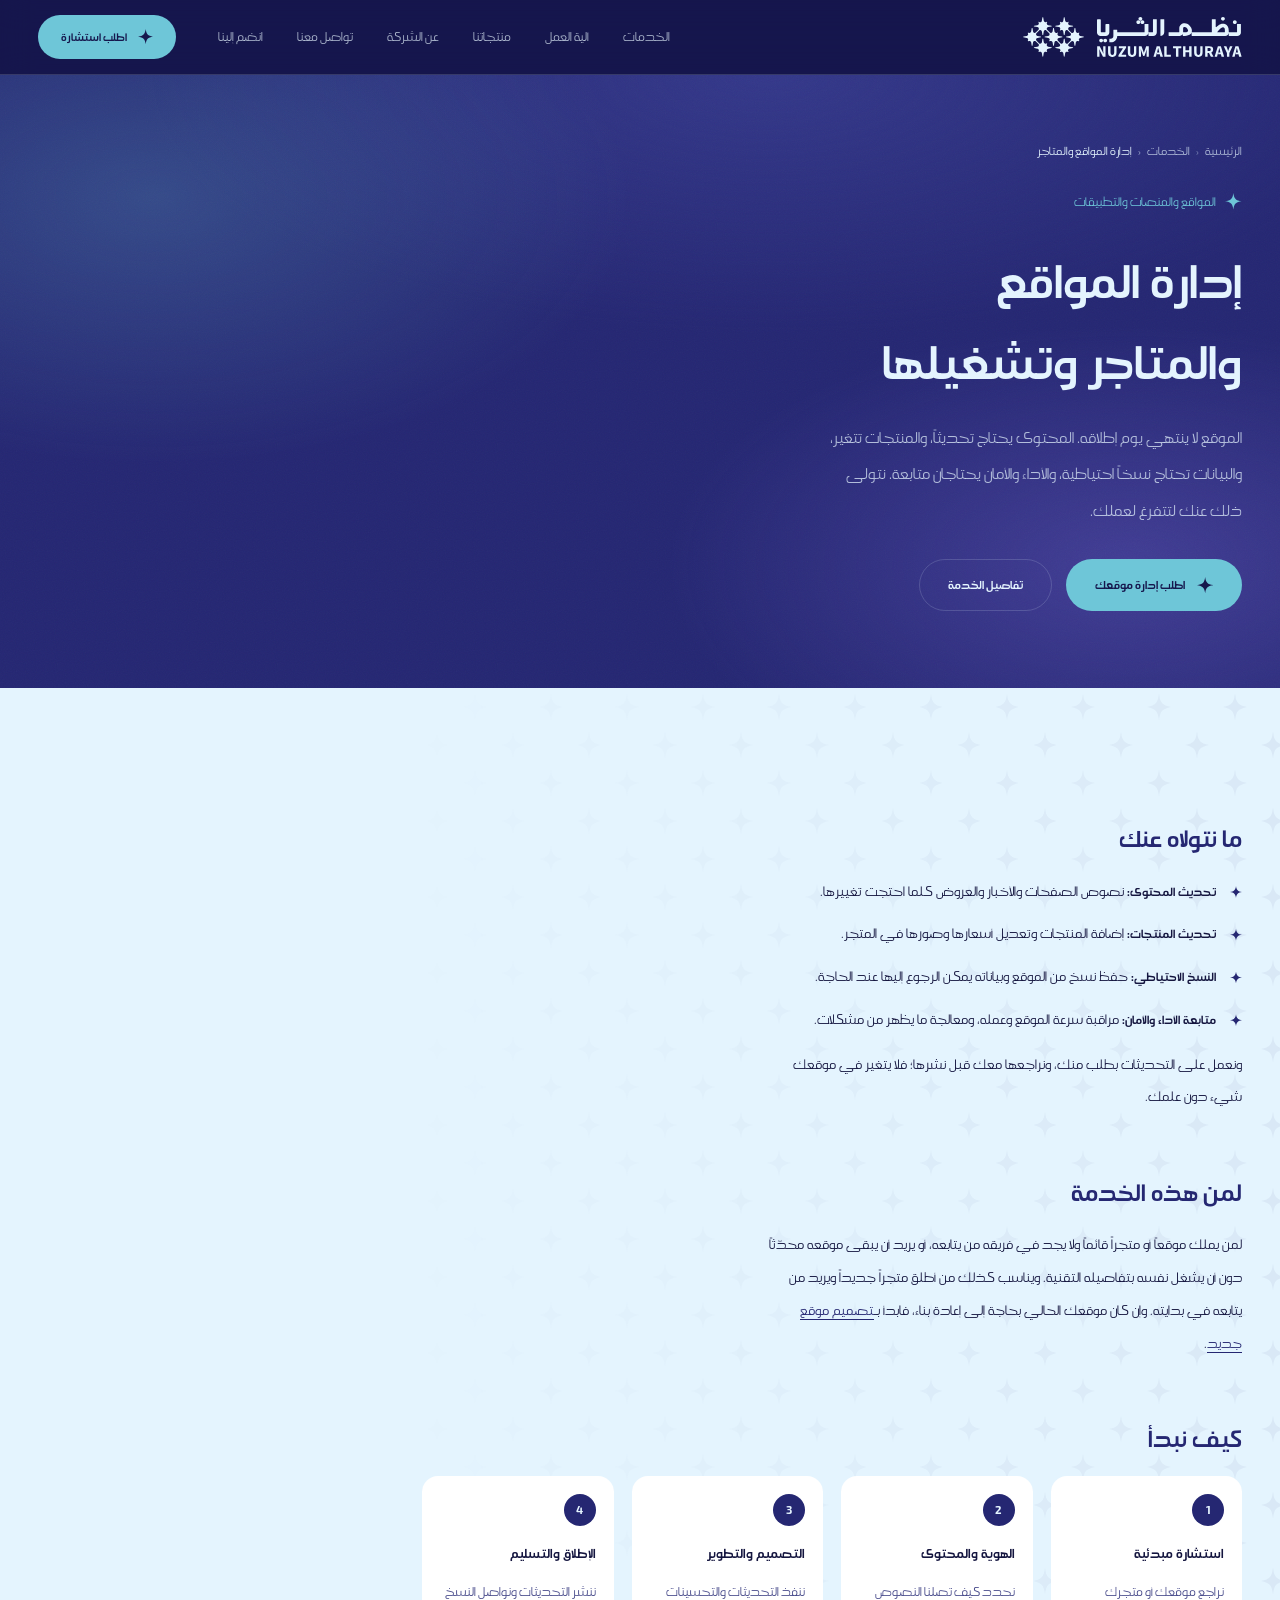
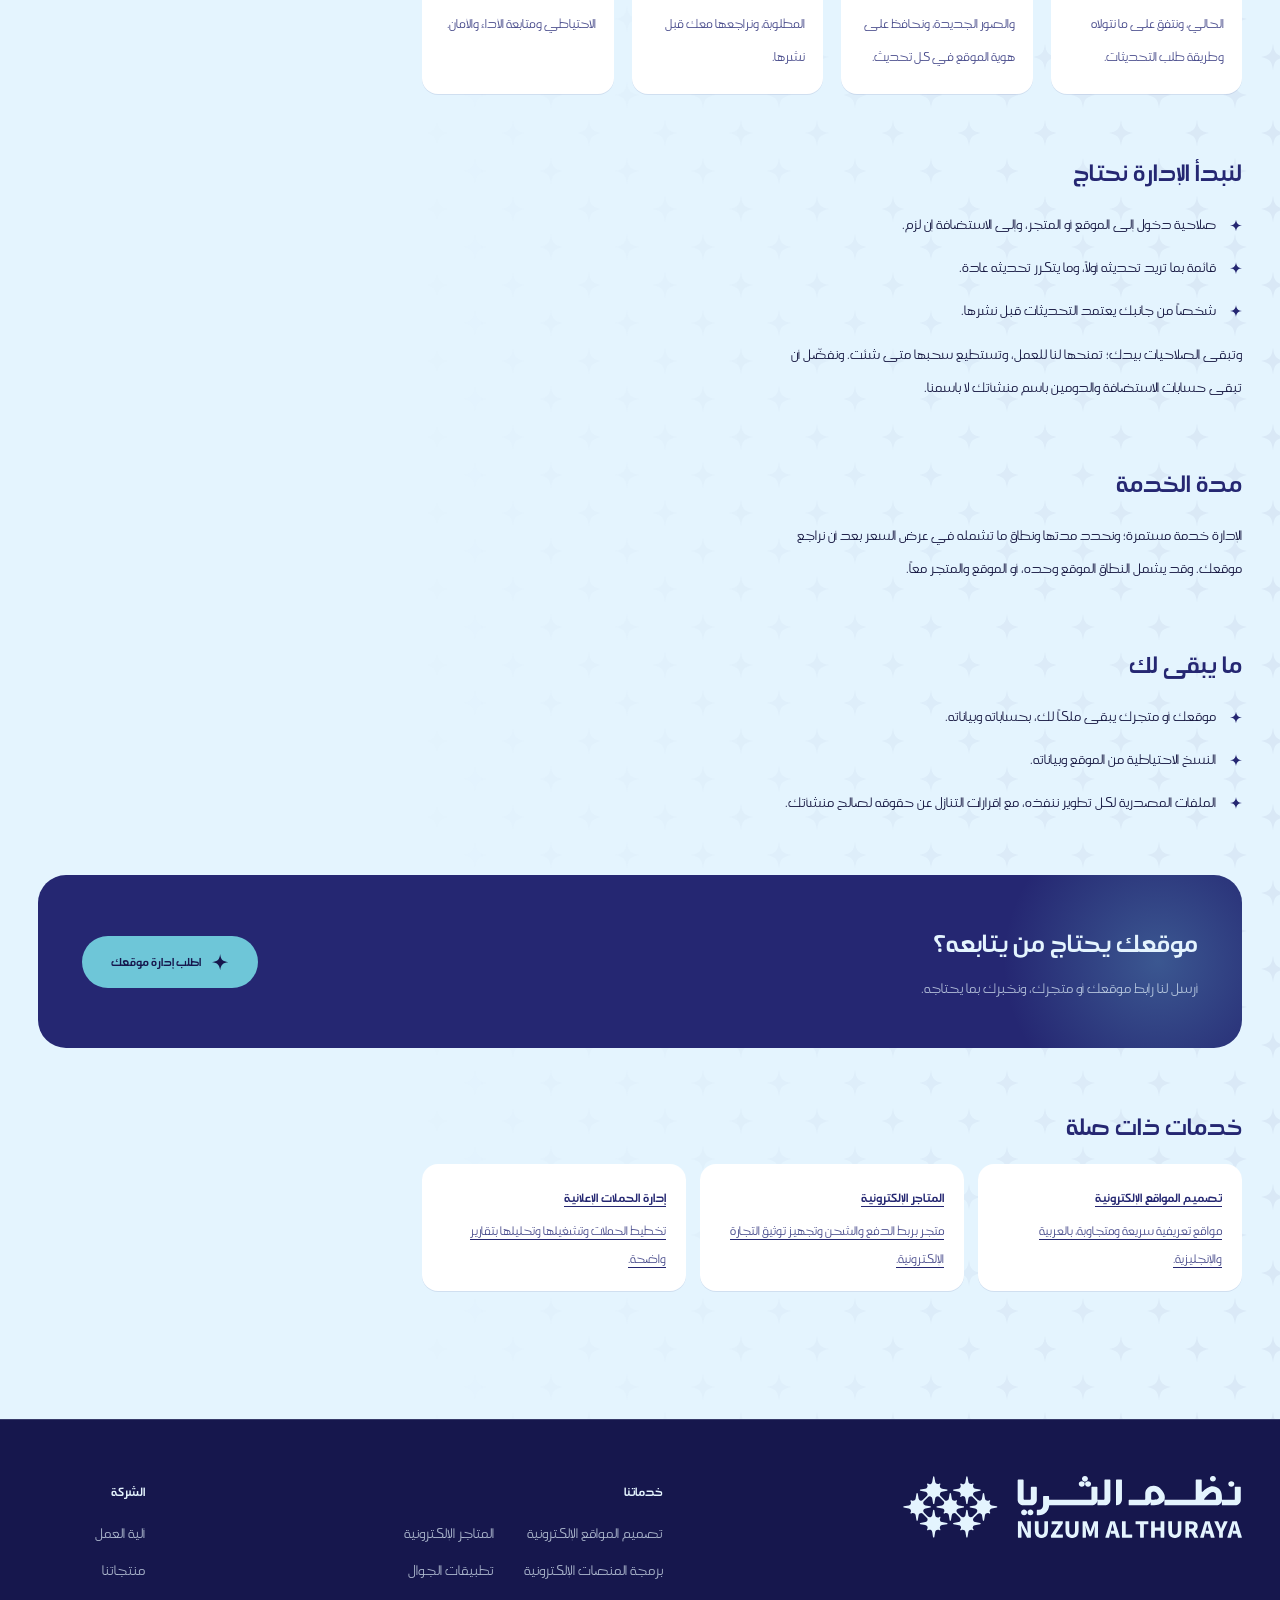
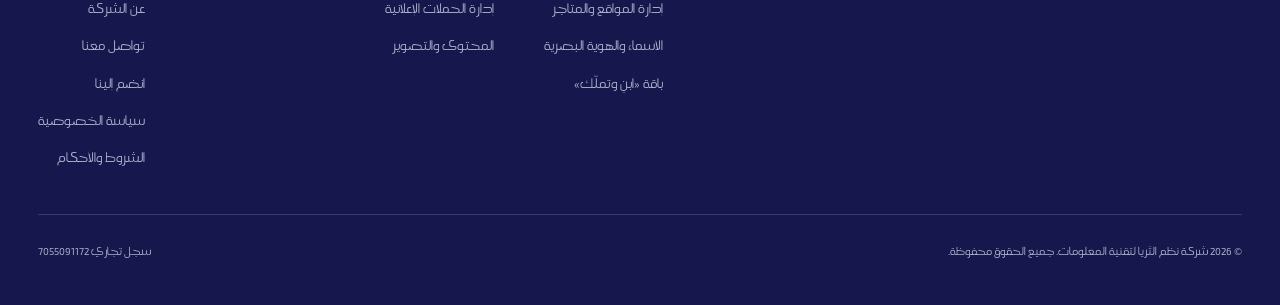
<file: services/website-management/index.html>
<!doctype html>
<html lang="ar" dir="rtl">
<head>
<meta charset="utf-8">
<meta name="viewport" content="width=device-width,initial-scale=1,viewport-fit=cover">
<meta http-equiv="Content-Security-Policy" content="default-src 'self'; script-src 'self'; style-src 'self'; font-src 'self'; img-src 'self' data:; connect-src https://formspree.io; form-action https://formspree.io; object-src 'none'; base-uri 'self'">
<meta name="referrer" content="strict-origin-when-cross-origin">
<title>إدارة المواقع والمتاجر الإلكترونية وتشغيلها | نظم الثريا</title>
<meta name="description" content="إدارة المواقع والمتاجر الإلكترونية وتشغيلها: تحديث المحتوى والمنتجات، والنسخ الاحتياطي، ومتابعة الأداء والأمان، لتتفرغ لعملك.">
<meta name="theme-color" content="#16174d">
<link rel="canonical" href="https://nuzumalthuraya.com/services/website-management/">
<meta property="og:type" content="website">
<meta property="og:site_name" content="نظم الثريا">
<meta property="og:locale" content="ar_SA">
<meta property="og:url" content="https://nuzumalthuraya.com/services/website-management/">
<meta property="og:title" content="إدارة المواقع والمتاجر الإلكترونية وتشغيلها | نظم الثريا">
<meta property="og:description" content="إدارة المواقع والمتاجر الإلكترونية وتشغيلها: تحديث المحتوى والمنتجات، والنسخ الاحتياطي، ومتابعة الأداء والأمان، لتتفرغ لعملك.">
<meta property="og:image" content="https://nuzumalthuraya.com/og-image.png">
<meta property="og:image:width" content="1200">
<meta property="og:image:height" content="630">
<meta name="twitter:card" content="summary_large_image">
<meta name="twitter:title" content="إدارة المواقع والمتاجر الإلكترونية وتشغيلها | نظم الثريا">
<meta name="twitter:description" content="إدارة المواقع والمتاجر الإلكترونية وتشغيلها: تحديث المحتوى والمنتجات، والنسخ الاحتياطي، ومتابعة الأداء والأمان، لتتفرغ لعملك.">
<meta name="twitter:image" content="https://nuzumalthuraya.com/og-image.png">
<link rel="icon" href="/favicon.ico" sizes="48x48">
<link rel="icon" href="/favicon.svg" type="image/svg+xml">
<link rel="icon" href="/favicon-96.png" type="image/png" sizes="96x96">
<link rel="icon" href="/favicon-192.png" type="image/png" sizes="192x192">
<link rel="apple-touch-icon" href="/apple-touch-icon.png">
<link rel="preload" href="/fonts/AraHamah1964-Regular.woff2" as="font" type="font/woff2" crossorigin>
<link rel="preload" href="/fonts/AraHamah1964-Bold.woff2" as="font" type="font/woff2" crossorigin>
<link rel="stylesheet" href="/style.css">
<script type="application/ld+json">
{
  "@context": "https://schema.org",
  "@type": "Service",
  "name": "إدارة المواقع والمتاجر وتشغيلها",
  "serviceType": "إدارة المواقع والمتاجر",
  "description": "إدارة المواقع والمتاجر الإلكترونية وتشغيلها: تحديث المحتوى والمنتجات، والنسخ الاحتياطي، ومتابعة الأداء والأمان، لتتفرغ لعملك.",
  "url": "https://nuzumalthuraya.com/services/website-management/",
  "areaServed": "SA",
  "provider": {
    "@type": "ProfessionalService",
    "@id": "https://nuzumalthuraya.com/#organization",
    "name": "نظم الثريا لتقنية المعلومات",
    "url": "https://nuzumalthuraya.com/"
  }
}
</script>
<script type="application/ld+json">
{
  "@context": "https://schema.org",
  "@type": "BreadcrumbList",
  "itemListElement": [
    {
      "@type": "ListItem",
      "position": 1,
      "name": "الرئيسية",
      "item": "https://nuzumalthuraya.com/"
    },
    {
      "@type": "ListItem",
      "position": 2,
      "name": "إدارة المواقع والمتاجر",
      "item": "https://nuzumalthuraya.com/services/website-management/"
    }
  ]
}
</script>
</head>
<body>
<!-- بداية الترويسة المشتركة (متطابقة حرفياً في كل الصفحات) -->
<svg width="0" height="0" class="sprite" aria-hidden="true" focusable="false">
  <defs>
    <symbol id="star" viewBox="-1 -1 2 2"><path d="M0-1C.09-.3.3-.09 1 0 .3.09.09.3 0 1-.09.3-.3.09-1 0-.3-.09-.09-.3 0-1Z"/></symbol>
    <symbol id="arrow" viewBox="0 0 24 24"><path d="M20 11H7.8l5.6-5.6L12 4 4 12l8 8 1.4-1.4L7.8 13H20z"/></symbol>
    <symbol id="logo-h" viewBox="766 649 372 68"><path fill="currentColor" d="M 868.859375 683.589844 L 863.4375 684.519531 C 861.285156 684.886719 860.253906 687.367188 861.515625 689.152344 C 861.972656 689.804688 861.175781 690.601562 860.53125 690.140625 C 860.003906 689.761719 859.40625 689.59375 858.820312 689.59375 C 857.453125 689.59375 856.148438 690.550781 855.890625 692.066406 L 854.960938 697.484375 C 854.832031 698.265625 853.703125 698.265625 853.570312 697.484375 L 852.640625 692.058594 C 852.570312 691.636719 852.417969 691.261719 852.207031 690.9375 C 851.25 689.460938 849.121094 689.351562 847.878906 690.601562 L 843.679688 694.824219 C 842.835938 695.675781 842.5625 696.984375 843.117188 698.039062 C 843.523438 698.808594 844.261719 699.40625 845.242188 699.574219 L 850.664062 700.503906 C 851.449219 700.636719 851.449219 701.761719 850.664062 701.894531 L 844.761719 702.902344 C 842.613281 703.269531 841.773438 705.914062 843.324219 707.464844 C 843.78125 708.109375 842.984375 708.90625 842.335938 708.445312 C 841.804688 708.074219 841.214844 707.898438 840.628906 707.898438 C 839.261719 707.898438 837.960938 708.855469 837.699219 710.371094 L 836.769531 715.792969 C 836.632812 716.578125 835.511719 716.578125 835.378906 715.792969 L 834.453125 710.371094 C 834.082031 708.21875 831.59375 707.1875 829.804688 708.445312 C 829.617188 708.578125 829.382812 708.625 829.167969 708.546875 C 828.96875 708.472656 828.808594 708.3125 828.734375 708.117188 C 828.652344 707.90625 828.683594 707.652344 828.816406 707.472656 C 828.851562 707.425781 828.902344 707.386719 828.941406 707.34375 C 828.980469 707.300781 829.015625 707.261719 829.054688 707.214844 C 829.125 707.128906 829.191406 707.042969 829.25 706.949219 C 829.363281 706.769531 829.457031 706.574219 829.523438 706.375 C 829.589844 706.179688 829.628906 705.976562 829.644531 705.773438 C 829.664062 705.570312 829.65625 705.363281 829.628906 705.164062 C 829.597656 704.964844 829.546875 704.769531 829.476562 704.578125 C 829.40625 704.390625 829.308594 704.210938 829.199219 704.039062 C 829.085938 703.871094 828.949219 703.714844 828.800781 703.574219 C 828.644531 703.433594 828.476562 703.308594 828.292969 703.207031 C 828.097656 703.101562 827.894531 703.023438 827.679688 702.964844 C 827.601562 702.945312 827.519531 702.929688 827.441406 702.914062 L 821.480469 701.894531 C 820.695312 701.761719 820.695312 700.636719 821.480469 700.503906 L 826.90625 699.574219 C 827.011719 699.558594 827.117188 699.53125 827.21875 699.503906 C 829.285156 698.917969 829.859375 696.230469 828.34375 694.703125 L 823.855469 690.183594 C 823.480469 689.804688 822.96875 689.59375 822.433594 689.59375 C 821.75 689.59375 821.082031 689.835938 820.550781 690.261719 C 820.019531 690.691406 819.628906 691.304688 819.503906 692.066406 L 818.574219 697.484375 C 818.441406 698.265625 817.3125 698.265625 817.183594 697.484375 L 816.253906 692.058594 C 815.886719 689.90625 813.394531 688.875 811.613281 690.140625 C 811.480469 690.238281 811.335938 690.28125 811.203125 690.28125 C 810.683594 690.28125 810.261719 689.671875 810.632812 689.152344 C 812.214844 687.648438 811.402344 684.976562 809.246094 684.609375 L 803.285156 683.589844 C 802.5 683.457031 802.5 682.328125 803.285156 682.199219 L 808.707031 681.269531 C 810.292969 680.996094 811.269531 679.570312 811.167969 678.128906 C 811.132812 677.609375 810.878906 677.136719 810.515625 676.765625 L 805.652344 671.871094 C 805.277344 671.5 804.769531 671.289062 804.234375 671.289062 C 802.867188 671.289062 801.566406 672.246094 801.304688 673.753906 L 800.378906 679.179688 C 800.246094 679.960938 799.117188 679.960938 798.984375 679.179688 L 798.058594 673.753906 C 797.816406 672.335938 796.660156 671.40625 795.386719 671.292969 C 794.710938 671.234375 794.054688 671.527344 793.578125 672.011719 L 788.808594 676.804688 C 788.414062 677.207031 788.183594 677.753906 788.183594 678.332031 C 788.183594 679.707031 789.140625 681.011719 790.65625 681.269531 L 796.082031 682.199219 C 796.863281 682.328125 796.863281 683.457031 796.082031 683.589844 L 790.65625 684.519531 C 789.683594 684.679688 788.941406 685.277344 788.539062 686.042969 C 787.972656 687.105469 788.257812 688.421875 789.105469 689.273438 L 793.246094 693.4375 C 794.734375 694.933594 797.386719 694.398438 797.976562 692.371094 C 798.007812 692.257812 798.039062 692.144531 798.058594 692.027344 L 798.984375 686.605469 C 799.117188 685.820312 800.246094 685.820312 800.378906 686.605469 L 801.304688 692.027344 C 801.671875 694.179688 804.164062 695.210938 805.949219 693.949219 C 806.082031 693.855469 806.21875 693.8125 806.351562 693.8125 C 806.871094 693.8125 807.292969 694.421875 806.929688 694.941406 C 805.671875 696.71875 806.699219 699.207031 808.851562 699.574219 L 814.277344 700.503906 C 815.058594 700.636719 815.058594 701.761719 814.277344 701.894531 L 808.851562 702.824219 C 806.71875 703.191406 805.6875 705.640625 806.898438 707.421875 C 806.984375 707.546875 807.039062 707.683594 807.039062 707.839844 C 807.039062 708.234375 806.714844 708.554688 806.3125 708.554688 C 806.195312 708.554688 806.074219 708.519531 805.96875 708.460938 C 805.914062 708.429688 805.863281 708.390625 805.8125 708.351562 C 805.757812 708.3125 805.699219 708.289062 805.640625 708.253906 C 805.191406 708.011719 804.710938 707.898438 804.242188 707.898438 C 802.867188 707.898438 801.566406 708.855469 801.304688 710.371094 L 800.378906 715.792969 C 800.246094 716.578125 799.117188 716.578125 798.984375 715.792969 C 798.984375 715.792969 798.0625 710.386719 798.058594 710.371094 C 798.007812 710.082031 797.917969 709.796875 797.785156 709.53125 C 797.660156 709.277344 797.496094 709.042969 797.304688 708.839844 C 797.117188 708.640625 796.898438 708.464844 796.664062 708.328125 C 796.429688 708.1875 796.175781 708.078125 795.917969 708.007812 C 795.652344 707.933594 795.375 707.898438 795.101562 707.898438 C 794.820312 707.90625 794.542969 707.945312 794.269531 708.027344 C 793.988281 708.117188 793.722656 708.242188 793.476562 708.40625 C 793.347656 708.488281 793.199219 708.542969 793.046875 708.542969 C 792.65625 708.542969 792.332031 708.222656 792.332031 707.824219 C 792.332031 707.734375 792.347656 707.644531 792.382812 707.5625 C 792.421875 707.476562 792.476562 707.40625 792.523438 707.332031 C 792.601562 707.207031 792.675781 707.074219 792.734375 706.933594 C 792.847656 706.675781 792.925781 706.398438 792.957031 706.113281 C 792.996094 705.84375 792.988281 705.558594 792.945312 705.289062 C 792.902344 705.019531 792.820312 704.753906 792.703125 704.503906 C 792.589844 704.257812 792.4375 704.023438 792.265625 703.8125 C 792.085938 703.601562 791.875 703.414062 791.636719 703.265625 C 791.394531 703.105469 791.125 702.980469 790.847656 702.902344 C 790.738281 702.871094 790.625 702.84375 790.511719 702.824219 L 785.085938 701.894531 C 784.300781 701.761719 784.300781 700.636719 785.085938 700.503906 L 790.511719 699.574219 C 792.101562 699.296875 793.085938 697.863281 792.96875 696.414062 C 792.925781 695.910156 792.679688 695.441406 792.320312 695.070312 L 787.457031 690.183594 C 787.082031 689.804688 786.574219 689.59375 786.042969 689.59375 C 785.355469 689.59375 784.6875 689.835938 784.164062 690.261719 C 783.632812 690.691406 783.242188 691.304688 783.109375 692.066406 L 782.1875 697.484375 C 782.046875 698.265625 780.925781 698.265625 780.789062 697.484375 L 779.867188 692.058594 C 779.5 689.917969 777.035156 688.886719 775.25 690.125 C 775.238281 690.128906 775.230469 690.136719 775.21875 690.140625 C 775.109375 690.214844 774.984375 690.25 774.84375 690.25 C 774.449219 690.25 774.128906 689.925781 774.128906 689.527344 C 774.128906 689.46875 774.132812 689.402344 774.152344 689.339844 C 774.171875 689.28125 774.195312 689.226562 774.234375 689.152344 C 774.25 689.136719 774.265625 689.109375 774.277344 689.09375 C 775.484375 687.316406 774.449219 684.878906 772.320312 684.519531 L 766.894531 683.589844 C 766.109375 683.457031 766.109375 682.328125 766.894531 682.199219 L 772.3125 681.269531 C 774.472656 680.902344 775.503906 678.414062 774.234375 676.628906 C 774.140625 676.496094 774.097656 676.351562 774.097656 676.21875 C 774.097656 675.699219 774.707031 675.277344 775.222656 675.644531 C 777.007812 676.90625 779.5 675.875 779.867188 673.722656 L 780.789062 668.296875 C 780.925781 667.515625 782.046875 667.515625 782.1875 668.296875 L 783.109375 673.722656 C 783.339844 675.035156 784.351562 675.933594 785.511719 676.140625 C 786.28125 676.285156 787.0625 675.996094 787.609375 675.441406 L 792.347656 670.679688 C 792.753906 670.277344 792.980469 669.726562 792.980469 669.140625 C 792.980469 667.769531 792.023438 666.464844 790.511719 666.207031 L 785.085938 665.277344 C 784.300781 665.144531 784.300781 664.023438 785.085938 663.886719 L 790.511719 662.957031 C 792.664062 662.589844 793.691406 660.105469 792.433594 658.324219 C 792.335938 658.191406 792.296875 658.046875 792.296875 657.914062 C 792.296875 657.394531 792.898438 656.972656 793.421875 657.339844 C 794.964844 658.882812 797.605469 658.039062 797.976562 655.886719 L 798.984375 649.992188 C 799.117188 649.207031 800.246094 649.207031 800.378906 649.992188 L 801.304688 655.417969 C 801.671875 657.570312 804.164062 658.601562 805.949219 657.335938 C 806.589844 656.875 807.386719 657.671875 806.929688 658.324219 C 806.554688 658.851562 806.382812 659.445312 806.382812 660.027344 C 806.382812 661.398438 807.339844 662.699219 808.851562 662.957031 L 814.277344 663.886719 C 815.058594 664.023438 815.058594 665.144531 814.277344 665.277344 L 808.851562 666.207031 C 807.265625 666.476562 806.289062 667.902344 806.394531 669.347656 C 806.429688 669.859375 806.683594 670.34375 807.042969 670.707031 L 811.8125 675.507812 C 812.261719 675.957031 812.882812 676.230469 813.523438 676.1875 C 814.8125 676.097656 816.011719 675.164062 816.253906 673.722656 L 817.183594 668.296875 C 817.3125 667.515625 818.441406 667.515625 818.574219 668.296875 L 819.503906 673.722656 C 819.871094 675.875 822.359375 676.90625 824.136719 675.644531 C 824.269531 675.546875 824.414062 675.507812 824.546875 675.507812 C 825.066406 675.507812 825.488281 676.117188 825.125 676.628906 C 824.753906 677.160156 824.578125 677.753906 824.578125 678.332031 C 824.578125 679.707031 825.535156 681.011719 827.050781 681.269531 L 832.46875 682.199219 C 833.253906 682.328125 833.253906 683.457031 832.46875 683.589844 L 827.042969 684.519531 C 826.078125 684.679688 825.335938 685.277344 824.925781 686.042969 C 824.367188 687.105469 824.644531 688.417969 825.488281 689.269531 L 829.640625 693.445312 C 831.140625 694.957031 833.8125 694.386719 834.382812 692.335938 C 834.410156 692.234375 834.433594 692.128906 834.453125 692.027344 L 835.378906 686.605469 C 835.511719 685.820312 836.632812 685.820312 836.769531 686.605469 L 837.699219 692.027344 C 837.777344 692.5 837.960938 692.914062 838.210938 693.265625 C 839.207031 694.644531 841.265625 694.6875 842.46875 693.480469 L 846.648438 689.273438 C 847.496094 688.417969 847.777344 687.105469 847.214844 686.042969 C 846.808594 685.277344 846.066406 684.679688 845.09375 684.519531 L 839.671875 683.589844 C 838.886719 683.457031 838.886719 682.328125 839.671875 682.199219 L 845.09375 681.269531 C 846.6875 680.996094 847.664062 679.570312 847.554688 678.121094 C 847.519531 677.605469 847.265625 677.128906 846.898438 676.761719 L 842.039062 671.871094 C 841.667969 671.5 841.160156 671.289062 840.625 671.289062 C 839.253906 671.289062 837.960938 672.246094 837.699219 673.753906 L 836.769531 679.179688 C 836.632812 679.960938 835.511719 679.960938 835.378906 679.179688 L 834.359375 673.21875 C 833.992188 671.058594 831.316406 670.246094 829.804688 671.835938 C 829.160156 672.292969 828.363281 671.5 828.828125 670.847656 C 830.085938 669.0625 829.054688 666.574219 826.90625 666.207031 L 821.480469 665.277344 C 820.695312 665.144531 820.695312 664.023438 821.480469 663.886719 L 826.90625 662.957031 C 829.054688 662.589844 830.085938 660.105469 828.820312 658.324219 C 828.722656 658.191406 828.683594 658.046875 828.683594 657.914062 C 828.683594 657.394531 829.292969 656.972656 829.808594 657.339844 C 831.351562 658.882812 834 658.046875 834.375 655.886719 L 835.378906 649.992188 C 835.511719 649.207031 836.632812 649.207031 836.769531 649.992188 L 837.699219 655.417969 C 838.066406 657.570312 840.550781 658.601562 842.335938 657.335938 C 842.984375 656.875 843.78125 657.671875 843.316406 658.324219 C 842.058594 660.105469 843.089844 662.589844 845.242188 662.957031 L 850.664062 663.886719 C 851.449219 664.023438 851.449219 665.144531 850.664062 665.277344 L 845.242188 666.207031 C 844.277344 666.371094 843.535156 666.964844 843.125 667.730469 C 842.558594 668.792969 842.839844 670.105469 843.683594 670.960938 L 847.875 675.175781 C 849.074219 676.378906 851.132812 676.339844 852.128906 674.957031 C 852.382812 674.609375 852.5625 674.195312 852.640625 673.722656 L 853.570312 668.296875 C 853.703125 667.515625 854.832031 667.515625 854.960938 668.296875 L 855.890625 673.722656 C 856.257812 675.875 858.75 676.90625 860.53125 675.644531 C 860.664062 675.546875 860.800781 675.507812 860.933594 675.507812 C 861.453125 675.507812 861.875 676.117188 861.515625 676.628906 C 861.140625 677.160156 860.964844 677.753906 860.964844 678.332031 C 860.964844 679.707031 861.925781 681.011719 863.4375 681.269531 L 868.859375 682.199219 C 869.644531 682.328125 869.644531 683.457031 868.859375 683.589844 "/><path fill="currentColor" d="M 911.625 660.808594 C 912.253906 660.808594 912.765625 661.292969 912.765625 661.890625 L 912.765625 675.285156 C 912.765625 676.953125 912.136719 678.339844 910.886719 679.460938 C 909.632812 680.578125 908.160156 681.140625 906.472656 681.140625 L 897.996094 681.140625 C 896.3125 681.140625 894.855469 680.578125 893.617188 679.460938 C 892.382812 678.339844 891.765625 676.953125 891.765625 675.285156 L 891.765625 653.957031 C 891.765625 653.363281 892.273438 652.878906 892.902344 652.878906 L 897.136719 652.878906 C 897.769531 652.878906 898.277344 653.363281 898.277344 653.957031 L 898.277344 673.886719 C 898.277344 674.484375 898.789062 674.964844 899.417969 674.964844 L 905.058594 674.964844 C 905.6875 674.964844 906.195312 674.484375 906.195312 673.886719 L 906.195312 661.890625 C 906.195312 661.292969 906.707031 660.808594 907.339844 660.808594 Z M 911.625 660.808594 "/><path fill="currentColor" d="M 993.457031 653.503906 L 993.457031 675.289062 C 993.457031 676.945312 992.839844 678.347656 991.605469 679.464844 C 990.375 680.582031 988.910156 681.144531 987.226562 681.144531 L 979.917969 681.144531 C 979.546875 681.144531 979.25 680.863281 979.25 680.503906 L 979.25 675.289062 C 979.25 676.945312 978.636719 678.347656 977.375 679.464844 C 976.117188 680.582031 974.652344 681.144531 972.972656 681.144531 L 926.820312 681.144531 C 926.488281 681.144531 926.203125 681.402344 926.191406 681.722656 C 926.0625 684.394531 925.023438 686.734375 923.097656 688.777344 C 921.015625 690.957031 918.34375 692.050781 915.09375 692.050781 L 913.398438 692.050781 C 913.050781 692.050781 912.769531 691.78125 912.769531 691.445312 L 912.769531 686.527344 C 912.769531 686.195312 913.050781 685.925781 913.398438 685.925781 L 915.09375 685.925781 C 916.402344 685.925781 917.484375 685.488281 918.34375 684.625 C 919.203125 683.753906 919.640625 682.585938 919.640625 681.144531 L 919.640625 671.472656 C 919.640625 671.140625 919.925781 670.871094 920.269531 670.871094 L 925.574219 670.871094 C 925.921875 670.871094 926.203125 671.140625 926.203125 671.472656 L 926.203125 674.363281 C 926.203125 674.699219 926.488281 674.96875 926.847656 674.96875 L 972.058594 674.96875 C 972.40625 674.96875 972.6875 674.699219 972.6875 674.375 L 972.6875 661.402344 C 972.6875 661.070312 972.972656 660.8125 973.304688 660.8125 L 978.636719 660.8125 C 978.96875 660.8125 979.25 661.070312 979.25 661.402344 L 979.25 674.96875 L 986.277344 674.96875 C 986.648438 674.96875 986.945312 674.683594 986.945312 674.339844 L 986.945312 653.503906 C 986.945312 653.15625 987.242188 652.875 987.613281 652.875 L 992.789062 652.875 C 993.160156 652.875 993.457031 653.15625 993.457031 653.503906 "/><path fill="currentColor" d="M 999.636719 653.488281 L 999.636719 680.503906 C 999.636719 680.863281 999.960938 681.140625 1000.335938 681.113281 C 1002.128906 680.988281 1003.515625 680.355469 1004.492188 679.222656 C 1005.601562 677.941406 1006.152344 676.382812 1006.152344 674.539062 L 1006.152344 653.488281 C 1006.152344 653.152344 1005.863281 652.878906 1005.507812 652.878906 L 1000.28125 652.878906 C 999.925781 652.878906 999.636719 653.152344 999.636719 653.488281 "/><path fill="currentColor" d="M 1109.222656 674.351562 C 1109.222656 674.683594 1108.925781 674.96875 1108.570312 674.96875 L 1096.671875 674.96875 C 1096.339844 674.96875 1096.148438 674.609375 1096.339844 674.339844 C 1098.714844 671.308594 1100.757812 669.199219 1102.464844 668.019531 C 1104.277344 666.761719 1105.78125 666.324219 1106.988281 666.722656 C 1107.617188 666.964844 1108.144531 667.414062 1108.582031 668.046875 C 1109.019531 668.6875 1109.222656 669.921875 1109.222656 671.769531 Z M 1045.515625 674.003906 C 1044.71875 674.644531 1043.304688 674.96875 1041.238281 674.96875 L 1038.863281 674.96875 C 1038.5 674.96875 1038.207031 674.683594 1038.207031 674.351562 L 1038.207031 668.261719 C 1038.207031 667.441406 1038.453125 666.863281 1038.941406 666.503906 C 1039.425781 666.117188 1040.121094 665.925781 1041.042969 665.925781 C 1041.957031 665.925781 1042.765625 666.257812 1043.488281 666.925781 C 1044.796875 668.238281 1045.65625 669.355469 1046.066406 670.253906 C 1046.480469 671.167969 1046.683594 671.820312 1046.683594 672.257812 C 1046.683594 672.785156 1046.296875 673.363281 1045.515625 674.003906 M 1135.824219 660.8125 L 1130.53125 660.8125 C 1130.171875 660.8125 1129.890625 661.082031 1129.890625 661.402344 L 1129.890625 674.363281 C 1129.890625 674.699219 1129.609375 674.96875 1129.257812 674.96875 L 1115.851562 674.96875 L 1115.746094 671.667969 C 1115.695312 669.214844 1115.183594 667.042969 1114.195312 665.140625 C 1113.203125 663.253906 1111.601562 661.855469 1109.390625 660.96875 C 1106.960938 660.121094 1104.703125 660.03125 1102.632812 660.734375 C 1100.550781 661.417969 1098.625 662.574219 1096.839844 664.164062 C 1096.121094 664.808594 1095.429688 665.476562 1094.761719 666.183594 C 1094.347656 666.605469 1093.617188 666.335938 1093.617188 665.769531 L 1093.617188 653.492188 C 1093.617188 653.15625 1093.324219 652.875 1092.960938 652.875 L 1087.695312 652.875 C 1087.335938 652.875 1087.039062 653.15625 1087.039062 653.492188 L 1087.039062 674.351562 C 1087.039062 674.683594 1086.746094 674.96875 1086.386719 674.96875 L 1052.757812 674.96875 C 1053.054688 674.132812 1053.195312 673.207031 1053.195312 672.191406 C 1053.195312 669.148438 1051.527344 665.988281 1048.199219 662.726562 C 1046.296875 660.8125 1043.972656 659.800781 1041.238281 659.683594 C 1038.515625 659.582031 1036.203125 660.375 1034.339844 662.085938 C 1032.570312 663.652344 1031.695312 665.667969 1031.695312 668.148438 L 1031.695312 674.351562 C 1031.695312 674.683594 1031.398438 674.96875 1031.039062 674.96875 L 1014.175781 674.96875 C 1013.816406 674.96875 1013.535156 675.238281 1013.535156 675.585938 L 1013.535156 680.515625 C 1013.535156 680.863281 1013.816406 681.144531 1014.175781 681.144531 L 1031.914062 681.144531 C 1033.261719 681.144531 1034.429688 680.824219 1035.394531 680.207031 C 1036.371094 679.59375 1037.101562 678.78125 1037.589844 677.78125 L 1037.589844 680.515625 C 1037.589844 680.863281 1037.886719 681.144531 1038.246094 681.144531 L 1041.238281 681.144531 C 1042.996094 681.144531 1044.808594 680.835938 1046.660156 680.234375 C 1048.507812 679.628906 1050.0625 678.667969 1051.320312 677.355469 C 1051.925781 676.726562 1052.375 675.996094 1052.683594 675.171875 L 1052.683594 680.542969 C 1052.683594 680.875 1052.964844 681.144531 1053.3125 681.144531 L 1109.621094 681.144531 C 1111.34375 681.144531 1112.820312 680.554688 1114.050781 679.410156 C 1114.976562 678.550781 1115.542969 677.550781 1115.746094 676.40625 L 1115.746094 680.515625 C 1115.746094 680.863281 1116.042969 681.144531 1116.402344 681.144531 L 1130.171875 681.144531 C 1131.867188 681.144531 1133.332031 680.582031 1134.578125 679.464844 C 1135.398438 678.730469 1135.953125 677.882812 1136.234375 676.921875 C 1136.390625 676.40625 1136.464844 675.867188 1136.464844 675.289062 L 1136.464844 661.402344 C 1136.464844 661.082031 1136.183594 660.8125 1135.824219 660.8125 "/><path fill="currentColor" d="M 1108.59375 650.308594 C 1108.484375 650.160156 1108.359375 650.023438 1108.214844 649.886719 C 1107.578125 649.285156 1106.808594 648.984375 1105.914062 648.984375 C 1105.015625 648.984375 1104.246094 649.285156 1103.609375 649.886719 C 1103.464844 650.023438 1103.339844 650.160156 1103.230469 650.308594 C 1102.847656 650.820312 1102.65625 651.402344 1102.65625 652.066406 C 1102.65625 652.921875 1102.972656 653.644531 1103.609375 654.253906 C 1104.246094 654.851562 1105.015625 655.15625 1105.914062 655.15625 C 1106.808594 655.15625 1107.578125 654.851562 1108.214844 654.253906 C 1108.851562 653.644531 1109.167969 652.921875 1109.167969 652.066406 C 1109.167969 651.402344 1108.976562 650.820312 1108.59375 650.308594 "/><path fill="currentColor" d="M 964.734375 655.964844 C 964.628906 655.816406 964.503906 655.679688 964.355469 655.542969 C 963.71875 654.941406 962.953125 654.640625 962.058594 654.640625 C 961.15625 654.640625 960.386719 654.941406 959.753906 655.542969 C 959.609375 655.679688 959.480469 655.816406 959.375 655.964844 C 958.992188 656.476562 958.796875 657.058594 958.796875 657.722656 C 958.796875 658.578125 959.117188 659.296875 959.753906 659.90625 C 960.386719 660.503906 961.15625 660.8125 962.058594 660.8125 C 962.953125 660.8125 963.71875 660.503906 964.355469 659.90625 C 964.996094 659.296875 965.3125 658.578125 965.3125 657.722656 C 965.3125 657.058594 965.121094 656.476562 964.734375 655.964844 "/><path fill="currentColor" d="M 971.671875 655.964844 C 971.5625 655.816406 971.4375 655.679688 971.292969 655.542969 C 970.65625 654.941406 969.890625 654.640625 968.992188 654.640625 C 968.09375 654.640625 967.324219 654.941406 966.6875 655.542969 C 966.542969 655.679688 966.417969 655.816406 966.308594 655.964844 C 965.925781 656.476562 965.734375 657.058594 965.734375 657.722656 C 965.734375 658.578125 966.050781 659.296875 966.6875 659.90625 C 967.324219 660.503906 968.09375 660.8125 968.992188 660.8125 C 969.890625 660.8125 970.65625 660.503906 971.292969 659.90625 C 971.929688 659.296875 972.246094 658.578125 972.246094 657.722656 C 972.246094 657.058594 972.054688 656.476562 971.671875 655.964844 "/><path fill="currentColor" d="M 968.234375 650.359375 C 968.125 650.210938 968 650.074219 967.855469 649.9375 C 967.21875 649.335938 966.449219 649.035156 965.554688 649.035156 C 964.65625 649.035156 963.886719 649.335938 963.25 649.9375 C 963.105469 650.074219 962.980469 650.210938 962.871094 650.359375 C 962.488281 650.871094 962.296875 651.453125 962.296875 652.117188 C 962.296875 652.972656 962.613281 653.695312 963.25 654.304688 C 963.886719 654.902344 964.65625 655.207031 965.554688 655.207031 C 966.449219 655.207031 967.21875 654.902344 967.855469 654.304688 C 968.492188 653.695312 968.808594 652.972656 968.808594 652.117188 C 968.808594 651.453125 968.617188 650.871094 968.234375 650.359375 "/><path fill="currentColor" d="M 901.496094 687.199219 C 901.386719 687.050781 901.261719 686.914062 901.117188 686.777344 C 900.480469 686.175781 899.714844 685.875 898.816406 685.875 C 897.917969 685.875 897.148438 686.175781 896.511719 686.777344 C 896.367188 686.914062 896.242188 687.050781 896.136719 687.199219 C 895.75 687.710938 895.558594 688.292969 895.558594 688.957031 C 895.558594 689.8125 895.875 690.535156 896.511719 691.144531 C 897.148438 691.738281 897.917969 692.046875 898.816406 692.046875 C 899.714844 692.046875 900.480469 691.738281 901.117188 691.144531 C 901.753906 690.535156 902.070312 689.8125 902.070312 688.957031 C 902.070312 688.292969 901.878906 687.710938 901.496094 687.199219 "/><path fill="currentColor" d="M 908.429688 687.199219 C 908.324219 687.050781 908.199219 686.914062 908.054688 686.777344 C 907.417969 686.175781 906.648438 685.875 905.753906 685.875 C 904.855469 685.875 904.085938 686.175781 903.449219 686.777344 C 903.304688 686.914062 903.179688 687.050781 903.070312 687.199219 C 902.6875 687.710938 902.496094 688.292969 902.496094 688.957031 C 902.496094 689.8125 902.8125 690.535156 903.449219 691.144531 C 904.085938 691.738281 904.855469 692.046875 905.753906 692.046875 C 906.648438 692.046875 907.417969 691.738281 908.054688 691.144531 C 908.691406 690.535156 909.007812 689.8125 909.007812 688.957031 C 909.007812 688.292969 908.816406 687.710938 908.429688 687.199219 "/><path fill="currentColor" d="M 1128.941406 656.230469 C 1128.796875 655.988281 1128.609375 655.761719 1128.378906 655.542969 C 1127.746094 654.941406 1126.976562 654.640625 1126.078125 654.640625 C 1125.179688 654.640625 1124.414062 654.941406 1123.777344 655.542969 C 1123.546875 655.761719 1123.363281 655.988281 1123.21875 656.230469 C 1122.953125 656.679688 1122.820312 657.175781 1122.820312 657.722656 C 1122.820312 658.578125 1123.140625 659.304688 1123.777344 659.90625 C 1124.414062 660.511719 1125.179688 660.8125 1126.078125 660.8125 C 1126.976562 660.8125 1127.746094 660.511719 1128.378906 659.90625 C 1129.015625 659.304688 1129.335938 658.578125 1129.335938 657.722656 C 1129.335938 657.175781 1129.203125 656.679688 1128.941406 656.230469 "/><path fill="currentColor" d="M 902.796875 698.558594 C 902.5625 698.558594 902.371094 698.75 902.371094 698.984375 L 902.371094 704.949219 C 902.371094 706.027344 902.441406 707.15625 902.570312 708.339844 C 902.703125 709.535156 902.808594 710.601562 902.871094 711.574219 L 902.769531 711.574219 L 901 707.578125 C 900.996094 707.570312 900.992188 707.558594 900.988281 707.550781 L 896.378906 698.789062 C 896.308594 698.648438 896.160156 698.558594 896.003906 698.558594 L 892.492188 698.558594 C 892.257812 698.558594 892.066406 698.75 892.066406 698.984375 L 892.066406 716.261719 C 892.066406 716.496094 892.257812 716.6875 892.492188 716.6875 L 895.53125 716.6875 C 895.769531 716.6875 895.957031 716.496094 895.957031 716.261719 L 895.957031 710.261719 C 895.957031 709.183594 895.894531 708.078125 895.777344 706.921875 C 895.65625 705.777344 895.550781 704.699219 895.457031 703.699219 L 895.566406 703.699219 L 897.332031 707.632812 C 897.335938 707.640625 897.339844 707.648438 897.34375 707.65625 L 901.953125 716.460938 C 902.027344 716.601562 902.167969 716.6875 902.328125 716.6875 L 905.851562 716.6875 C 906.085938 716.6875 906.277344 716.496094 906.277344 716.261719 L 906.277344 698.984375 C 906.277344 698.75 906.085938 698.558594 905.851562 698.558594 Z M 902.796875 698.558594 "/><path fill="currentColor" d="M 933.6875 712.601562 L 941.214844 701.136719 C 941.261719 701.066406 941.285156 700.988281 941.285156 700.90625 L 941.285156 698.976562 C 941.285156 698.746094 941.097656 698.558594 940.871094 698.558594 L 929.410156 698.558594 C 929.179688 698.558594 928.992188 698.746094 928.992188 698.976562 L 928.992188 701.589844 C 928.992188 701.820312 929.179688 702.003906 929.410156 702.003906 L 935.484375 702.003906 C 935.8125 702.003906 936.007812 702.371094 935.828125 702.644531 L 928.3125 714.113281 C 928.265625 714.179688 928.246094 714.257812 928.246094 714.339844 L 928.246094 716.273438 C 928.246094 716.503906 928.429688 716.6875 928.660156 716.6875 L 940.949219 716.6875 C 941.175781 716.6875 941.363281 716.503906 941.363281 716.273438 L 941.363281 713.65625 C 941.363281 713.429688 941.175781 713.242188 940.949219 713.242188 L 934.035156 713.242188 C 933.703125 713.242188 933.503906 712.878906 933.6875 712.601562 "/><path fill="currentColor" d="M 975.714844 698.558594 C 975.539062 698.558594 975.386719 698.671875 975.324219 698.835938 L 972.558594 706.617188 C 972.375 707.144531 972.203125 707.683594 972.042969 708.261719 C 971.886719 708.839844 971.71875 709.40625 971.53125 709.957031 L 971.429688 709.957031 C 971.242188 709.40625 971.058594 708.839844 970.890625 708.261719 C 970.730469 707.683594 970.546875 707.144531 970.363281 706.617188 L 967.542969 698.832031 C 967.484375 698.667969 967.328125 698.558594 967.152344 698.558594 L 963.386719 698.558594 C 963.160156 698.558594 962.976562 698.746094 962.976562 698.972656 L 962.976562 716.273438 C 962.976562 716.503906 963.160156 716.6875 963.386719 716.6875 L 966.230469 716.6875 C 966.457031 716.6875 966.644531 716.503906 966.644531 716.273438 L 966.644531 710.035156 C 966.644531 709.15625 966.578125 708.117188 966.445312 706.933594 C 966.3125 705.765625 966.207031 704.738281 966.117188 703.871094 L 966.222656 703.871094 L 967.667969 708.183594 L 970.15625 714.828125 C 970.21875 714.988281 970.371094 715.097656 970.542969 715.097656 L 972.21875 715.097656 C 972.390625 715.097656 972.546875 714.988281 972.605469 714.828125 L 975.097656 708.183594 L 976.570312 703.871094 L 976.671875 703.871094 C 976.582031 704.738281 976.476562 705.765625 976.34375 706.933594 C 976.210938 708.117188 976.148438 709.15625 976.148438 710.035156 L 976.148438 716.273438 C 976.148438 716.503906 976.332031 716.6875 976.558594 716.6875 L 979.46875 716.6875 C 979.695312 716.6875 979.878906 716.503906 979.878906 716.273438 L 979.878906 698.972656 C 979.878906 698.746094 979.695312 698.558594 979.46875 698.558594 Z M 975.714844 698.558594 "/><path fill="currentColor" d="M 1010.246094 712.839844 L 1010.246094 698.964844 C 1010.246094 698.742188 1010.066406 698.558594 1009.84375 698.558594 L 1006.5625 698.558594 C 1006.339844 698.558594 1006.15625 698.742188 1006.15625 698.964844 L 1006.15625 716.285156 C 1006.15625 716.507812 1006.339844 716.6875 1006.5625 716.6875 L 1017.007812 716.6875 C 1017.230469 716.6875 1017.410156 716.507812 1017.410156 716.285156 L 1017.410156 713.648438 C 1017.410156 713.425781 1017.230469 713.242188 1017.007812 713.242188 L 1010.648438 713.242188 C 1010.429688 713.242188 1010.246094 713.0625 1010.246094 712.839844 "/><path fill="currentColor" d="M 1021.066406 698.972656 L 1021.066406 701.59375 C 1021.066406 701.820312 1021.25 702.003906 1021.476562 702.003906 L 1025.636719 702.003906 C 1025.863281 702.003906 1026.046875 702.1875 1026.046875 702.414062 L 1026.046875 716.277344 C 1026.046875 716.503906 1026.230469 716.6875 1026.460938 716.6875 L 1029.75 716.6875 C 1029.976562 716.6875 1030.164062 716.503906 1030.164062 716.277344 L 1030.164062 702.414062 C 1030.164062 702.1875 1030.34375 702.003906 1030.574219 702.003906 L 1034.71875 702.003906 C 1034.949219 702.003906 1035.128906 701.820312 1035.128906 701.59375 L 1035.128906 698.972656 C 1035.128906 698.746094 1034.949219 698.558594 1034.71875 698.558594 L 1021.476562 698.558594 C 1021.25 698.558594 1021.066406 698.746094 1021.066406 698.972656 "/><path fill="currentColor" d="M 1048.488281 698.96875 L 1048.488281 705.132812 C 1048.488281 705.359375 1048.304688 705.539062 1048.082031 705.539062 L 1042.636719 705.539062 C 1042.414062 705.539062 1042.230469 705.359375 1042.230469 705.132812 L 1042.230469 698.96875 C 1042.230469 698.742188 1042.046875 698.558594 1041.824219 698.558594 L 1038.550781 698.558594 C 1038.324219 698.558594 1038.140625 698.742188 1038.140625 698.96875 L 1038.140625 716.28125 C 1038.140625 716.503906 1038.324219 716.6875 1038.550781 716.6875 L 1041.824219 716.6875 C 1042.046875 716.6875 1042.230469 716.503906 1042.230469 716.28125 L 1042.230469 709.523438 C 1042.230469 709.296875 1042.414062 709.117188 1042.636719 709.117188 L 1048.082031 709.117188 C 1048.304688 709.117188 1048.488281 709.296875 1048.488281 709.523438 L 1048.488281 716.28125 C 1048.488281 716.503906 1048.671875 716.6875 1048.894531 716.6875 L 1052.195312 716.6875 C 1052.421875 716.6875 1052.601562 716.503906 1052.601562 716.28125 L 1052.601562 698.96875 C 1052.601562 698.742188 1052.421875 698.558594 1052.195312 698.558594 L 1048.894531 698.558594 C 1048.671875 698.558594 1048.488281 698.742188 1048.488281 698.96875 "/><path fill="currentColor" d="M 1067.796875 698.558594 C 1067.570312 698.558594 1067.390625 698.742188 1067.390625 698.964844 L 1067.390625 708.707031 C 1067.390625 710.484375 1067.113281 711.730469 1066.5625 712.429688 C 1065.996094 713.140625 1065.207031 713.492188 1064.195312 713.492188 C 1063.171875 713.492188 1062.394531 713.140625 1061.855469 712.429688 C 1061.316406 711.730469 1061.054688 710.484375 1061.054688 708.707031 L 1061.054688 698.964844 C 1061.054688 698.742188 1060.871094 698.558594 1060.648438 698.558594 L 1057.34375 698.558594 C 1057.121094 698.558594 1056.941406 698.742188 1056.941406 698.964844 L 1056.941406 708.289062 C 1056.941406 711.324219 1057.558594 713.546875 1058.792969 714.9375 C 1060.042969 716.320312 1061.84375 717.015625 1064.195312 717.015625 C 1066.523438 717.015625 1068.3125 716.320312 1069.519531 714.9375 C 1070.730469 713.546875 1071.332031 711.324219 1071.332031 708.289062 L 1071.332031 698.964844 C 1071.332031 698.742188 1071.152344 698.558594 1070.929688 698.558594 Z M 1067.796875 698.558594 "/><path fill="currentColor" d="M 955.066406 698.558594 C 954.839844 698.558594 954.660156 698.742188 954.660156 698.964844 L 954.660156 708.707031 C 954.660156 710.484375 954.382812 711.730469 953.832031 712.429688 C 953.265625 713.140625 952.476562 713.492188 951.464844 713.492188 C 950.441406 713.492188 949.667969 713.140625 949.125 712.429688 C 948.585938 711.730469 948.324219 710.484375 948.324219 708.707031 L 948.324219 698.964844 C 948.324219 698.742188 948.140625 698.558594 947.917969 698.558594 L 944.617188 698.558594 C 944.390625 698.558594 944.210938 698.742188 944.210938 698.964844 L 944.210938 708.289062 C 944.210938 711.324219 944.828125 713.546875 946.0625 714.9375 C 947.3125 716.320312 949.113281 717.015625 951.464844 717.015625 C 953.792969 717.015625 955.582031 716.320312 956.789062 714.9375 C 958 713.546875 958.605469 711.324219 958.605469 708.289062 L 958.605469 698.964844 C 958.605469 698.742188 958.421875 698.558594 958.199219 698.558594 Z M 955.066406 698.558594 "/><path fill="currentColor" d="M 921.464844 698.558594 C 921.242188 698.558594 921.0625 698.742188 921.0625 698.964844 L 921.0625 708.707031 C 921.0625 710.484375 920.785156 711.730469 920.234375 712.429688 C 919.667969 713.140625 918.878906 713.492188 917.867188 713.492188 C 916.839844 713.492188 916.066406 713.140625 915.527344 712.429688 C 914.988281 711.730469 914.722656 710.484375 914.722656 708.707031 L 914.722656 698.964844 C 914.722656 698.742188 914.542969 698.558594 914.320312 698.558594 L 911.015625 698.558594 C 910.789062 698.558594 910.609375 698.742188 910.609375 698.964844 L 910.609375 708.289062 C 910.609375 711.324219 911.226562 713.546875 912.460938 714.9375 C 913.710938 716.320312 915.511719 717.015625 917.867188 717.015625 C 920.191406 717.015625 921.980469 716.320312 923.191406 714.9375 C 924.398438 713.546875 925.003906 711.324219 925.003906 708.289062 L 925.003906 698.964844 C 925.003906 698.742188 924.820312 698.558594 924.597656 698.558594 Z M 921.464844 698.558594 "/><path fill="currentColor" d="M 1081.902344 706.894531 L 1080.171875 706.894531 C 1079.960938 706.894531 1079.789062 706.722656 1079.789062 706.507812 L 1079.789062 702.195312 C 1079.789062 701.980469 1079.960938 701.808594 1080.171875 701.808594 L 1081.902344 701.808594 C 1082.980469 701.808594 1083.796875 701.992188 1084.363281 702.332031 C 1084.925781 702.6875 1085.214844 703.304688 1085.214844 704.199219 C 1085.214844 706 1084.109375 706.894531 1081.902344 706.894531 M 1086.1875 709.777344 C 1086.082031 709.589844 1086.15625 709.355469 1086.347656 709.25 C 1087.148438 708.816406 1087.816406 708.230469 1088.332031 707.484375 C 1088.921875 706.632812 1089.226562 705.539062 1089.226562 704.199219 C 1089.226562 702.042969 1088.542969 700.570312 1087.175781 699.769531 C 1085.808594 698.953125 1084.164062 698.558594 1082.230469 698.558594 L 1076.085938 698.558594 C 1075.871094 698.558594 1075.699219 698.734375 1075.699219 698.945312 L 1075.699219 716.300781 C 1075.699219 716.515625 1075.871094 716.6875 1076.085938 716.6875 L 1079.398438 716.6875 C 1079.613281 716.6875 1079.789062 716.515625 1079.789062 716.300781 L 1079.789062 710.539062 C 1079.789062 710.328125 1079.960938 710.15625 1080.171875 710.15625 L 1081.816406 710.15625 C 1081.960938 710.15625 1082.089844 710.234375 1082.15625 710.359375 L 1085.410156 716.484375 C 1085.476562 716.609375 1085.605469 716.6875 1085.75 716.6875 L 1089.441406 716.6875 C 1089.738281 716.6875 1089.925781 716.367188 1089.78125 716.113281 Z M 1086.1875 709.777344 "/><path fill="currentColor" d="M 1101.996094 698.558594 L 1097.671875 698.558594 C 1097.496094 698.558594 1097.339844 698.675781 1097.285156 698.84375 L 1091.859375 716.164062 C 1091.777344 716.421875 1091.972656 716.6875 1092.246094 716.6875 L 1095.5625 716.6875 C 1095.75 716.6875 1095.910156 716.5625 1095.957031 716.386719 L 1096.441406 714.492188 C 1096.441406 714.492188 1097.546875 710.246094 1097.820312 709.183594 L 1098.269531 707.511719 C 1098.519531 706.605469 1098.769531 705.644531 1099.007812 704.632812 C 1099.230469 703.621094 1099.453125 702.636719 1099.675781 701.675781 L 1099.796875 701.675781 C 1100.03125 702.609375 1100.28125 703.59375 1100.515625 704.621094 C 1100.753906 705.632812 1101.003906 706.605469 1101.265625 707.511719 L 1101.6875 709.183594 L 1097.820312 709.183594 L 1097.820312 711.972656 C 1097.820312 712.195312 1098.003906 712.375 1098.226562 712.375 L 1102.203125 712.375 C 1102.386719 712.375 1102.546875 712.5 1102.59375 712.679688 L 1103.554688 716.386719 C 1103.601562 716.5625 1103.761719 716.6875 1103.945312 716.6875 L 1107.421875 716.6875 C 1107.695312 716.6875 1107.890625 716.421875 1107.808594 716.164062 L 1102.382812 698.84375 C 1102.328125 698.675781 1102.171875 698.558594 1101.996094 698.558594 "/><path fill="currentColor" d="M 998.039062 698.558594 L 993.71875 698.558594 C 993.539062 698.558594 993.386719 698.675781 993.332031 698.84375 L 987.90625 716.164062 C 987.824219 716.421875 988.019531 716.6875 988.289062 716.6875 L 991.609375 716.6875 C 991.792969 716.6875 991.953125 716.5625 992 716.386719 L 992.488281 714.492188 C 992.488281 714.492188 993.59375 710.246094 993.867188 709.183594 L 994.3125 707.511719 C 994.5625 706.605469 994.8125 705.644531 995.050781 704.632812 C 995.273438 703.621094 995.496094 702.636719 995.722656 701.675781 L 995.839844 701.675781 C 996.074219 702.609375 996.324219 703.59375 996.5625 704.621094 C 996.800781 705.632812 997.050781 706.605469 997.3125 707.511719 L 997.730469 709.183594 L 993.867188 709.183594 L 993.867188 711.972656 C 993.867188 712.195312 994.046875 712.375 994.269531 712.375 L 998.246094 712.375 C 998.433594 712.375 998.59375 712.5 998.640625 712.679688 L 999.597656 716.386719 C 999.644531 716.5625 999.808594 716.6875 999.988281 716.6875 L 1003.46875 716.6875 C 1003.738281 716.6875 1003.933594 716.421875 1003.851562 716.164062 L 998.425781 698.84375 C 998.371094 698.675781 998.21875 698.558594 998.039062 698.558594 "/><path fill="currentColor" d="M 1131.863281 698.558594 L 1127.539062 698.558594 C 1127.363281 698.558594 1127.207031 698.675781 1127.15625 698.84375 L 1121.726562 716.164062 C 1121.644531 716.421875 1121.839844 716.6875 1122.113281 716.6875 L 1125.429688 716.6875 C 1125.617188 716.6875 1125.777344 716.5625 1125.824219 716.386719 L 1126.308594 714.492188 C 1126.308594 714.492188 1127.414062 710.246094 1127.6875 709.183594 L 1128.136719 707.511719 C 1128.386719 706.605469 1128.636719 705.644531 1128.871094 704.632812 C 1129.09375 703.621094 1129.320312 702.636719 1129.542969 701.675781 L 1129.660156 701.675781 C 1129.898438 702.609375 1130.148438 703.59375 1130.382812 704.621094 C 1130.621094 705.632812 1130.871094 706.605469 1131.132812 707.511719 L 1131.554688 709.183594 L 1127.6875 709.183594 L 1127.6875 711.972656 C 1127.6875 712.195312 1127.871094 712.375 1128.09375 712.375 L 1132.070312 712.375 C 1132.253906 712.375 1132.414062 712.5 1132.460938 712.679688 L 1133.421875 716.386719 C 1133.46875 716.5625 1133.628906 716.6875 1133.8125 716.6875 L 1137.289062 716.6875 C 1137.558594 716.6875 1137.753906 716.421875 1137.675781 716.164062 L 1132.25 698.84375 C 1132.195312 698.675781 1132.039062 698.558594 1131.863281 698.558594 "/><path fill="currentColor" d="M 1118.285156 698.558594 C 1118.121094 698.558594 1117.972656 698.660156 1117.914062 698.8125 L 1116.371094 702.726562 C 1116.109375 703.410156 1115.859375 704.082031 1115.609375 704.710938 C 1115.347656 705.355469 1115.097656 706.027344 1114.832031 706.738281 L 1114.726562 706.738281 C 1114.492188 706.027344 1114.242188 705.355469 1114.003906 704.710938 C 1113.769531 704.082031 1113.519531 703.410156 1113.253906 702.726562 L 1111.738281 698.8125 C 1111.679688 698.660156 1111.53125 698.558594 1111.367188 698.558594 L 1107.875 698.558594 C 1107.582031 698.558594 1107.390625 698.863281 1107.511719 699.125 L 1112.691406 710.152344 C 1112.71875 710.207031 1112.730469 710.265625 1112.730469 710.320312 L 1112.730469 716.292969 C 1112.730469 716.511719 1112.90625 716.6875 1113.125 716.6875 L 1116.421875 716.6875 C 1116.640625 716.6875 1116.816406 716.511719 1116.816406 716.292969 L 1116.816406 710.320312 C 1116.816406 710.265625 1116.832031 710.207031 1116.855469 710.152344 L 1122.019531 699.125 C 1122.144531 698.863281 1121.953125 698.558594 1121.664062 698.558594 Z M 1118.285156 698.558594 "/></symbol>
    <symbol id="logo-mark" viewBox="766 649 104 68"><path fill="currentColor" d="M 868.859375 683.589844 L 863.4375 684.519531 C 861.285156 684.886719 860.253906 687.367188 861.515625 689.152344 C 861.972656 689.804688 861.175781 690.601562 860.53125 690.140625 C 860.003906 689.761719 859.40625 689.59375 858.820312 689.59375 C 857.453125 689.59375 856.148438 690.550781 855.890625 692.066406 L 854.960938 697.484375 C 854.832031 698.265625 853.703125 698.265625 853.570312 697.484375 L 852.640625 692.058594 C 852.570312 691.636719 852.417969 691.261719 852.207031 690.9375 C 851.25 689.460938 849.121094 689.351562 847.878906 690.601562 L 843.679688 694.824219 C 842.835938 695.675781 842.5625 696.984375 843.117188 698.039062 C 843.523438 698.808594 844.261719 699.40625 845.242188 699.574219 L 850.664062 700.503906 C 851.449219 700.636719 851.449219 701.761719 850.664062 701.894531 L 844.761719 702.902344 C 842.613281 703.269531 841.773438 705.914062 843.324219 707.464844 C 843.78125 708.109375 842.984375 708.90625 842.335938 708.445312 C 841.804688 708.074219 841.214844 707.898438 840.628906 707.898438 C 839.261719 707.898438 837.960938 708.855469 837.699219 710.371094 L 836.769531 715.792969 C 836.632812 716.578125 835.511719 716.578125 835.378906 715.792969 L 834.453125 710.371094 C 834.082031 708.21875 831.59375 707.1875 829.804688 708.445312 C 829.617188 708.578125 829.382812 708.625 829.167969 708.546875 C 828.96875 708.472656 828.808594 708.3125 828.734375 708.117188 C 828.652344 707.90625 828.683594 707.652344 828.816406 707.472656 C 828.851562 707.425781 828.902344 707.386719 828.941406 707.34375 C 828.980469 707.300781 829.015625 707.261719 829.054688 707.214844 C 829.125 707.128906 829.191406 707.042969 829.25 706.949219 C 829.363281 706.769531 829.457031 706.574219 829.523438 706.375 C 829.589844 706.179688 829.628906 705.976562 829.644531 705.773438 C 829.664062 705.570312 829.65625 705.363281 829.628906 705.164062 C 829.597656 704.964844 829.546875 704.769531 829.476562 704.578125 C 829.40625 704.390625 829.308594 704.210938 829.199219 704.039062 C 829.085938 703.871094 828.949219 703.714844 828.800781 703.574219 C 828.644531 703.433594 828.476562 703.308594 828.292969 703.207031 C 828.097656 703.101562 827.894531 703.023438 827.679688 702.964844 C 827.601562 702.945312 827.519531 702.929688 827.441406 702.914062 L 821.480469 701.894531 C 820.695312 701.761719 820.695312 700.636719 821.480469 700.503906 L 826.90625 699.574219 C 827.011719 699.558594 827.117188 699.53125 827.21875 699.503906 C 829.285156 698.917969 829.859375 696.230469 828.34375 694.703125 L 823.855469 690.183594 C 823.480469 689.804688 822.96875 689.59375 822.433594 689.59375 C 821.75 689.59375 821.082031 689.835938 820.550781 690.261719 C 820.019531 690.691406 819.628906 691.304688 819.503906 692.066406 L 818.574219 697.484375 C 818.441406 698.265625 817.3125 698.265625 817.183594 697.484375 L 816.253906 692.058594 C 815.886719 689.90625 813.394531 688.875 811.613281 690.140625 C 811.480469 690.238281 811.335938 690.28125 811.203125 690.28125 C 810.683594 690.28125 810.261719 689.671875 810.632812 689.152344 C 812.214844 687.648438 811.402344 684.976562 809.246094 684.609375 L 803.285156 683.589844 C 802.5 683.457031 802.5 682.328125 803.285156 682.199219 L 808.707031 681.269531 C 810.292969 680.996094 811.269531 679.570312 811.167969 678.128906 C 811.132812 677.609375 810.878906 677.136719 810.515625 676.765625 L 805.652344 671.871094 C 805.277344 671.5 804.769531 671.289062 804.234375 671.289062 C 802.867188 671.289062 801.566406 672.246094 801.304688 673.753906 L 800.378906 679.179688 C 800.246094 679.960938 799.117188 679.960938 798.984375 679.179688 L 798.058594 673.753906 C 797.816406 672.335938 796.660156 671.40625 795.386719 671.292969 C 794.710938 671.234375 794.054688 671.527344 793.578125 672.011719 L 788.808594 676.804688 C 788.414062 677.207031 788.183594 677.753906 788.183594 678.332031 C 788.183594 679.707031 789.140625 681.011719 790.65625 681.269531 L 796.082031 682.199219 C 796.863281 682.328125 796.863281 683.457031 796.082031 683.589844 L 790.65625 684.519531 C 789.683594 684.679688 788.941406 685.277344 788.539062 686.042969 C 787.972656 687.105469 788.257812 688.421875 789.105469 689.273438 L 793.246094 693.4375 C 794.734375 694.933594 797.386719 694.398438 797.976562 692.371094 C 798.007812 692.257812 798.039062 692.144531 798.058594 692.027344 L 798.984375 686.605469 C 799.117188 685.820312 800.246094 685.820312 800.378906 686.605469 L 801.304688 692.027344 C 801.671875 694.179688 804.164062 695.210938 805.949219 693.949219 C 806.082031 693.855469 806.21875 693.8125 806.351562 693.8125 C 806.871094 693.8125 807.292969 694.421875 806.929688 694.941406 C 805.671875 696.71875 806.699219 699.207031 808.851562 699.574219 L 814.277344 700.503906 C 815.058594 700.636719 815.058594 701.761719 814.277344 701.894531 L 808.851562 702.824219 C 806.71875 703.191406 805.6875 705.640625 806.898438 707.421875 C 806.984375 707.546875 807.039062 707.683594 807.039062 707.839844 C 807.039062 708.234375 806.714844 708.554688 806.3125 708.554688 C 806.195312 708.554688 806.074219 708.519531 805.96875 708.460938 C 805.914062 708.429688 805.863281 708.390625 805.8125 708.351562 C 805.757812 708.3125 805.699219 708.289062 805.640625 708.253906 C 805.191406 708.011719 804.710938 707.898438 804.242188 707.898438 C 802.867188 707.898438 801.566406 708.855469 801.304688 710.371094 L 800.378906 715.792969 C 800.246094 716.578125 799.117188 716.578125 798.984375 715.792969 C 798.984375 715.792969 798.0625 710.386719 798.058594 710.371094 C 798.007812 710.082031 797.917969 709.796875 797.785156 709.53125 C 797.660156 709.277344 797.496094 709.042969 797.304688 708.839844 C 797.117188 708.640625 796.898438 708.464844 796.664062 708.328125 C 796.429688 708.1875 796.175781 708.078125 795.917969 708.007812 C 795.652344 707.933594 795.375 707.898438 795.101562 707.898438 C 794.820312 707.90625 794.542969 707.945312 794.269531 708.027344 C 793.988281 708.117188 793.722656 708.242188 793.476562 708.40625 C 793.347656 708.488281 793.199219 708.542969 793.046875 708.542969 C 792.65625 708.542969 792.332031 708.222656 792.332031 707.824219 C 792.332031 707.734375 792.347656 707.644531 792.382812 707.5625 C 792.421875 707.476562 792.476562 707.40625 792.523438 707.332031 C 792.601562 707.207031 792.675781 707.074219 792.734375 706.933594 C 792.847656 706.675781 792.925781 706.398438 792.957031 706.113281 C 792.996094 705.84375 792.988281 705.558594 792.945312 705.289062 C 792.902344 705.019531 792.820312 704.753906 792.703125 704.503906 C 792.589844 704.257812 792.4375 704.023438 792.265625 703.8125 C 792.085938 703.601562 791.875 703.414062 791.636719 703.265625 C 791.394531 703.105469 791.125 702.980469 790.847656 702.902344 C 790.738281 702.871094 790.625 702.84375 790.511719 702.824219 L 785.085938 701.894531 C 784.300781 701.761719 784.300781 700.636719 785.085938 700.503906 L 790.511719 699.574219 C 792.101562 699.296875 793.085938 697.863281 792.96875 696.414062 C 792.925781 695.910156 792.679688 695.441406 792.320312 695.070312 L 787.457031 690.183594 C 787.082031 689.804688 786.574219 689.59375 786.042969 689.59375 C 785.355469 689.59375 784.6875 689.835938 784.164062 690.261719 C 783.632812 690.691406 783.242188 691.304688 783.109375 692.066406 L 782.1875 697.484375 C 782.046875 698.265625 780.925781 698.265625 780.789062 697.484375 L 779.867188 692.058594 C 779.5 689.917969 777.035156 688.886719 775.25 690.125 C 775.238281 690.128906 775.230469 690.136719 775.21875 690.140625 C 775.109375 690.214844 774.984375 690.25 774.84375 690.25 C 774.449219 690.25 774.128906 689.925781 774.128906 689.527344 C 774.128906 689.46875 774.132812 689.402344 774.152344 689.339844 C 774.171875 689.28125 774.195312 689.226562 774.234375 689.152344 C 774.25 689.136719 774.265625 689.109375 774.277344 689.09375 C 775.484375 687.316406 774.449219 684.878906 772.320312 684.519531 L 766.894531 683.589844 C 766.109375 683.457031 766.109375 682.328125 766.894531 682.199219 L 772.3125 681.269531 C 774.472656 680.902344 775.503906 678.414062 774.234375 676.628906 C 774.140625 676.496094 774.097656 676.351562 774.097656 676.21875 C 774.097656 675.699219 774.707031 675.277344 775.222656 675.644531 C 777.007812 676.90625 779.5 675.875 779.867188 673.722656 L 780.789062 668.296875 C 780.925781 667.515625 782.046875 667.515625 782.1875 668.296875 L 783.109375 673.722656 C 783.339844 675.035156 784.351562 675.933594 785.511719 676.140625 C 786.28125 676.285156 787.0625 675.996094 787.609375 675.441406 L 792.347656 670.679688 C 792.753906 670.277344 792.980469 669.726562 792.980469 669.140625 C 792.980469 667.769531 792.023438 666.464844 790.511719 666.207031 L 785.085938 665.277344 C 784.300781 665.144531 784.300781 664.023438 785.085938 663.886719 L 790.511719 662.957031 C 792.664062 662.589844 793.691406 660.105469 792.433594 658.324219 C 792.335938 658.191406 792.296875 658.046875 792.296875 657.914062 C 792.296875 657.394531 792.898438 656.972656 793.421875 657.339844 C 794.964844 658.882812 797.605469 658.039062 797.976562 655.886719 L 798.984375 649.992188 C 799.117188 649.207031 800.246094 649.207031 800.378906 649.992188 L 801.304688 655.417969 C 801.671875 657.570312 804.164062 658.601562 805.949219 657.335938 C 806.589844 656.875 807.386719 657.671875 806.929688 658.324219 C 806.554688 658.851562 806.382812 659.445312 806.382812 660.027344 C 806.382812 661.398438 807.339844 662.699219 808.851562 662.957031 L 814.277344 663.886719 C 815.058594 664.023438 815.058594 665.144531 814.277344 665.277344 L 808.851562 666.207031 C 807.265625 666.476562 806.289062 667.902344 806.394531 669.347656 C 806.429688 669.859375 806.683594 670.34375 807.042969 670.707031 L 811.8125 675.507812 C 812.261719 675.957031 812.882812 676.230469 813.523438 676.1875 C 814.8125 676.097656 816.011719 675.164062 816.253906 673.722656 L 817.183594 668.296875 C 817.3125 667.515625 818.441406 667.515625 818.574219 668.296875 L 819.503906 673.722656 C 819.871094 675.875 822.359375 676.90625 824.136719 675.644531 C 824.269531 675.546875 824.414062 675.507812 824.546875 675.507812 C 825.066406 675.507812 825.488281 676.117188 825.125 676.628906 C 824.753906 677.160156 824.578125 677.753906 824.578125 678.332031 C 824.578125 679.707031 825.535156 681.011719 827.050781 681.269531 L 832.46875 682.199219 C 833.253906 682.328125 833.253906 683.457031 832.46875 683.589844 L 827.042969 684.519531 C 826.078125 684.679688 825.335938 685.277344 824.925781 686.042969 C 824.367188 687.105469 824.644531 688.417969 825.488281 689.269531 L 829.640625 693.445312 C 831.140625 694.957031 833.8125 694.386719 834.382812 692.335938 C 834.410156 692.234375 834.433594 692.128906 834.453125 692.027344 L 835.378906 686.605469 C 835.511719 685.820312 836.632812 685.820312 836.769531 686.605469 L 837.699219 692.027344 C 837.777344 692.5 837.960938 692.914062 838.210938 693.265625 C 839.207031 694.644531 841.265625 694.6875 842.46875 693.480469 L 846.648438 689.273438 C 847.496094 688.417969 847.777344 687.105469 847.214844 686.042969 C 846.808594 685.277344 846.066406 684.679688 845.09375 684.519531 L 839.671875 683.589844 C 838.886719 683.457031 838.886719 682.328125 839.671875 682.199219 L 845.09375 681.269531 C 846.6875 680.996094 847.664062 679.570312 847.554688 678.121094 C 847.519531 677.605469 847.265625 677.128906 846.898438 676.761719 L 842.039062 671.871094 C 841.667969 671.5 841.160156 671.289062 840.625 671.289062 C 839.253906 671.289062 837.960938 672.246094 837.699219 673.753906 L 836.769531 679.179688 C 836.632812 679.960938 835.511719 679.960938 835.378906 679.179688 L 834.359375 673.21875 C 833.992188 671.058594 831.316406 670.246094 829.804688 671.835938 C 829.160156 672.292969 828.363281 671.5 828.828125 670.847656 C 830.085938 669.0625 829.054688 666.574219 826.90625 666.207031 L 821.480469 665.277344 C 820.695312 665.144531 820.695312 664.023438 821.480469 663.886719 L 826.90625 662.957031 C 829.054688 662.589844 830.085938 660.105469 828.820312 658.324219 C 828.722656 658.191406 828.683594 658.046875 828.683594 657.914062 C 828.683594 657.394531 829.292969 656.972656 829.808594 657.339844 C 831.351562 658.882812 834 658.046875 834.375 655.886719 L 835.378906 649.992188 C 835.511719 649.207031 836.632812 649.207031 836.769531 649.992188 L 837.699219 655.417969 C 838.066406 657.570312 840.550781 658.601562 842.335938 657.335938 C 842.984375 656.875 843.78125 657.671875 843.316406 658.324219 C 842.058594 660.105469 843.089844 662.589844 845.242188 662.957031 L 850.664062 663.886719 C 851.449219 664.023438 851.449219 665.144531 850.664062 665.277344 L 845.242188 666.207031 C 844.277344 666.371094 843.535156 666.964844 843.125 667.730469 C 842.558594 668.792969 842.839844 670.105469 843.683594 670.960938 L 847.875 675.175781 C 849.074219 676.378906 851.132812 676.339844 852.128906 674.957031 C 852.382812 674.609375 852.5625 674.195312 852.640625 673.722656 L 853.570312 668.296875 C 853.703125 667.515625 854.832031 667.515625 854.960938 668.296875 L 855.890625 673.722656 C 856.257812 675.875 858.75 676.90625 860.53125 675.644531 C 860.664062 675.546875 860.800781 675.507812 860.933594 675.507812 C 861.453125 675.507812 861.875 676.117188 861.515625 676.628906 C 861.140625 677.160156 860.964844 677.753906 860.964844 678.332031 C 860.964844 679.707031 861.925781 681.011719 863.4375 681.269531 L 868.859375 682.199219 C 869.644531 682.328125 869.644531 683.457031 868.859375 683.589844 "/></symbol>
    <symbol id="i-web" viewBox="0 0 24 24"><path d="M4 5h16a1 1 0 011 1v12a1 1 0 01-1 1H4a1 1 0 01-1-1V6a1 1 0 011-1zm1 3v9h14V8z"/></symbol>
    <symbol id="i-box" viewBox="0 0 24 24"><path d="M12 2l9 5v10l-9 5-9-5V7zm0 2.3L5.6 7.9 12 11.5l6.4-3.6zM5 9.6v6.2l6 3.4v-6.2zm14 0l-6 3.4v6.2l6-3.4z"/></symbol>
    <symbol id="i-file" viewBox="0 0 24 24"><path d="M6 2h8l5 5v15H6zm7 1.8V8h4.2zM8.5 12v1.8h7V12zm0 3.4v1.8h7v-1.8z"/></symbol>
    <symbol id="i-pin" viewBox="0 0 24 24"><path d="M12 2a7 7 0 00-7 7c0 5 7 13 7 13s7-8 7-13a7 7 0 00-7-7zm0 9.5A2.5 2.5 0 119.5 9 2.5 2.5 0 0112 11.5z"/></symbol>
    <symbol id="i-mail" viewBox="0 0 24 24"><path d="M3 5h18v14H3zm2.4 2L12 12l6.6-5zM5 9.4V17h14V9.4l-7 5.3z"/></symbol>
    <symbol id="i-wa" viewBox="0 0 24 24"><path d="M12 2a10 10 0 00-8.6 15L2 22l5.2-1.4A10 10 0 1012 2zm0 1.9a8.1 8.1 0 11-4.3 15l-.3-.2-3 .8.8-2.9-.2-.3A8.1 8.1 0 0112 3.9zm-3 3.8c-.2 0-.5.1-.7.4-.3.3-.9.9-.9 2.1s.9 2.4 1 2.6c.1.2 1.8 2.8 4.4 3.8 2.2.9 2.6.7 3.1.6.5-.1 1.5-.6 1.7-1.2.2-.6.2-1.1.2-1.2-.1-.1-.2-.2-.5-.3l-1.6-.8c-.2-.1-.4-.1-.5.1l-.7.9c-.1.2-.3.2-.5.1-.3-.1-1-.4-1.9-1.200-.7-.6-1.2-1.400-1.300-1.600-.1-.2 0-.4.1-.5l.4-.4.3-.5c.1-.2 0-.3 0-.5l-.7-1.700c-.2-.4-.4-.4-.5-.4z"/></symbol>
    <symbol id="s-web" viewBox="0 0 24 24"><g fill="none" stroke="currentColor" stroke-width="1.7" stroke-linecap="round" stroke-linejoin="round"><rect x="3" y="5" width="18" height="14" rx="2.5"/><path d="M3 9.5h18"/><path d="M6.5 7.3h.01M9 7.3h.01"/></g><path d="M20 1.5c.25 1.7.7 2.15 2.4 2.4-1.7.25-2.15.7-2.4 2.4-.25-1.7-.7-2.15-2.4-2.4 1.7-.25 2.15-.7 2.4-2.4z" fill="currentColor" stroke="none"/></symbol>
    <symbol id="s-store" viewBox="0 0 24 24"><g fill="none" stroke="currentColor" stroke-width="1.7" stroke-linecap="round" stroke-linejoin="round"><path d="M5 8.5h14l-1.3 10.5H6.3z"/><path d="M9 8.5a3 3 0 016 0"/></g><path d="M20 1.5c.25 1.7.7 2.15 2.4 2.4-1.7.25-2.15.7-2.4 2.4-.25-1.7-.7-2.15-2.4-2.4 1.7-.25 2.15-.7 2.4-2.4z" fill="currentColor" stroke="none"/></symbol>
    <symbol id="s-platform" viewBox="0 0 24 24"><g fill="none" stroke="currentColor" stroke-width="1.7" stroke-linecap="round" stroke-linejoin="round"><path d="M12 3.5l8.5 4.5-8.5 4.5L3.5 8z"/><path d="M3.5 12.2L12 16.7l8.5-4.5"/><path d="M3.5 16.2L12 20.7"/></g><path d="M20 1.5c.25 1.7.7 2.15 2.4 2.4-1.7.25-2.15.7-2.4 2.4-.25-1.7-.7-2.15-2.4-2.4 1.7-.25 2.15-.7 2.4-2.4z" fill="currentColor" stroke="none"/></symbol>
    <symbol id="s-phone" viewBox="0 0 24 24"><g fill="none" stroke="currentColor" stroke-width="1.7" stroke-linecap="round" stroke-linejoin="round"><rect x="7" y="2.8" width="10" height="18.4" rx="2.6"/><path d="M10.8 18.2h2.4"/></g><path d="M20 1.5c.25 1.7.7 2.15 2.4 2.4-1.7.25-2.15.7-2.4 2.4-.25-1.7-.7-2.15-2.4-2.4 1.7-.25 2.15-.7 2.4-2.4z" fill="currentColor" stroke="none"/></symbol>
    <symbol id="s-ui" viewBox="0 0 24 24"><g fill="none" stroke="currentColor" stroke-width="1.7" stroke-linecap="round" stroke-linejoin="round"><path d="M5 4l13 6.5-5.6 1.9L10.5 18z"/><path d="M14 14l4.5 4.5"/></g><path d="M20 1.5c.25 1.7.7 2.15 2.4 2.4-1.7.25-2.15.7-2.4 2.4-.25-1.7-.7-2.15-2.4-2.4 1.7-.25 2.15-.7 2.4-2.4z" fill="currentColor" stroke="none"/></symbol>
    <symbol id="s-manage" viewBox="0 0 24 24"><g fill="none" stroke="currentColor" stroke-width="1.7" stroke-linecap="round" stroke-linejoin="round"><path d="M4 7h9M17 7h3M4 12h3M11 12h9M4 17h11M19 17h1"/><circle cx="15" cy="7" r="2"/><circle cx="9" cy="12" r="2"/><circle cx="17" cy="17" r="2"/></g><path d="M20 1.5c.25 1.7.7 2.15 2.4 2.4-1.7.25-2.15.7-2.4 2.4-.25-1.7-.7-2.15-2.4-2.4 1.7-.25 2.15-.7 2.4-2.4z" fill="currentColor" stroke="none"/></symbol>
    <symbol id="s-ads" viewBox="0 0 24 24"><g fill="none" stroke="currentColor" stroke-width="1.7" stroke-linecap="round" stroke-linejoin="round"><path d="M4 10v4h3l7 4V6L7 10z"/><path d="M17.2 9.2a4 4 0 010 5.6"/></g><path d="M20 1.5c.25 1.7.7 2.15 2.4 2.4-1.7.25-2.15.7-2.4 2.4-.25-1.7-.7-2.15-2.4-2.4 1.7-.25 2.15-.7 2.4-2.4z" fill="currentColor" stroke="none"/></symbol>
    <symbol id="s-name" viewBox="0 0 24 24"><g fill="none" stroke="currentColor" stroke-width="1.7" stroke-linecap="round" stroke-linejoin="round"><path d="M3.5 12V4.5H11l9.5 9.5-7 7z"/><circle cx="7.8" cy="8.8" r="1.2"/></g><path d="M20 1.5c.25 1.7.7 2.15 2.4 2.4-1.7.25-2.15.7-2.4 2.4-.25-1.7-.7-2.15-2.4-2.4 1.7-.25 2.15-.7 2.4-2.4z" fill="currentColor" stroke="none"/></symbol>
    <symbol id="s-identity" viewBox="0 0 24 24"><g fill="none" stroke="currentColor" stroke-width="1.7" stroke-linecap="round" stroke-linejoin="round"><circle cx="9" cy="12" r="5.5"/><circle cx="15" cy="12" r="5.5"/></g><path d="M20 1.5c.25 1.7.7 2.15 2.4 2.4-1.7.25-2.15.7-2.4 2.4-.25-1.7-.7-2.15-2.4-2.4 1.7-.25 2.15-.7 2.4-2.4z" fill="currentColor" stroke="none"/></symbol>
    <symbol id="s-print" viewBox="0 0 24 24"><g fill="none" stroke="currentColor" stroke-width="1.7" stroke-linecap="round" stroke-linejoin="round"><path d="M6 3h8l4 4v14H6z"/><path d="M14 3v4h4M9 12h6M9 16h6"/></g><path d="M20 1.5c.25 1.7.7 2.15 2.4 2.4-1.7.25-2.15.7-2.4 2.4-.25-1.7-.7-2.15-2.4-2.4 1.7-.25 2.15-.7 2.4-2.4z" fill="currentColor" stroke="none"/></symbol>
    <symbol id="s-content" viewBox="0 0 24 24"><g fill="none" stroke="currentColor" stroke-width="1.7" stroke-linecap="round" stroke-linejoin="round"><path d="M4 6h16M4 11h16M4 16h9"/><path d="M16 18.6l1.4 1.4 3.2-3.4"/></g><path d="M20 1.5c.25 1.7.7 2.15 2.4 2.4-1.7.25-2.15.7-2.4 2.4-.25-1.7-.7-2.15-2.4-2.4 1.7-.25 2.15-.7 2.4-2.4z" fill="currentColor" stroke="none"/></symbol>
    <symbol id="s-motion" viewBox="0 0 24 24"><g fill="none" stroke="currentColor" stroke-width="1.7" stroke-linecap="round" stroke-linejoin="round"><rect x="3" y="6" width="12.5" height="12" rx="2.5"/><path d="M15.5 10.2L21 7v10l-5.5-3.2"/></g><path d="M20 1.5c.25 1.7.7 2.15 2.4 2.4-1.7.25-2.15.7-2.4 2.4-.25-1.7-.7-2.15-2.4-2.4 1.7-.25 2.15-.7 2.4-2.4z" fill="currentColor" stroke="none"/></symbol>
    <symbol id="s-handover" viewBox="0 0 24 24"><g fill="none" stroke="currentColor" stroke-width="1.7" stroke-linecap="round" stroke-linejoin="round"><circle cx="8" cy="15" r="4"/><path d="M11 12l9-9M17 6l3 3M14 9l2.2 2.2"/></g><path d="M20 1.5c.25 1.7.7 2.15 2.4 2.4-1.7.25-2.15.7-2.4 2.4-.25-1.7-.7-2.15-2.4-2.4 1.7-.25 2.15-.7 2.4-2.4z" fill="currentColor" stroke="none"/></symbol>
    <symbol id="i-check" viewBox="0 0 24 24"><path d="M9.5 17.3L4.7 12.5l1.4-1.4 3.4 3.4 8.4-8.4 1.4 1.4z"/></symbol>
    <symbol id="i-code" viewBox="0 0 24 24"><path d="M8.7 16.6L4.1 12l4.6-4.6L7.3 6 1.3 12l6 6zm6.6 0l4.6-4.6-4.6-4.6L16.7 6l6 6-6 6z"/></symbol>
    <symbol id="i-pen" viewBox="0 0 24 24"><path d="M3 17.3V21h3.7L18 9.7 14.300 6zM20.700 7a1 1 0 000-1.400l-2.300-2.300a1 1 0 00-1.400 0l-1.800 1.800 3.700 3.700z"/></symbol>
    <symbol id="i-sig" viewBox="0 0 24 24"><path d="M4 20V4h2v14h14v2zm4-4V9h3v7zm5 0V5h3v11zm5 0v-4h3v4z"/></symbol>
  </defs>
</svg>
<header class="top" id="top">
  <div class="w">
    <a class="brand" href="/" aria-label="نظم الثريا، الصفحة الرئيسية"><svg viewBox="0 0 372 68" role="img" aria-label="شعار نظم الثريا"><use href="#logo-h"/></svg></a>
    <nav class="nav" id="nav" aria-label="القائمة الرئيسية">
      <a href="/#services">الخدمات</a><a href="/#process">آلية العمل</a><a href="/#products">منتجاتنا</a><a href="/#about">عن الشركة</a><a href="/#contact">تواصل معنا</a><a href="/#join">انضم إلينا</a>
    </nav>
    <a class="btn main" href="/#contact"><svg class="ic" aria-hidden="true"><use href="#star"/></svg>اطلب استشارة</a>
    <button class="burger" id="burger" type="button" aria-label="القائمة" aria-expanded="false" aria-controls="nav"><span></span></button>
  </div>
  <i class="prog" aria-hidden="true"></i>
</header>
<!-- نهاية الترويسة المشتركة -->

<main class="svc-page">
  <section class="svc-hero">
    <div class="w">
      <nav class="crumbs" aria-label="مسار التنقل"><ol>
        <li><a href="/">الرئيسية</a></li>
        <li><a href="/#services">الخدمات</a></li>
        <li aria-current="page">إدارة المواقع والمتاجر</li>
      </ol></nav>
      <span class="tag"><svg class="ic" aria-hidden="true"><use href="#star"/></svg>المواقع والمنصات والتطبيقات</span>
      <h1>إدارة المواقع والمتاجر وتشغيلها</h1>
      <p class="lead">الموقع لا ينتهي يوم إطلاقه. المحتوى يحتاج تحديثاً، والمنتجات تتغير، والبيانات تحتاج نسخاً احتياطية، والأداء والأمان يحتاجان متابعة. نتولى ذلك عنك لتتفرغ لعملك.</p>
      <div class="cta">
        <a class="btn main" href="/?service=website-management#contact"><svg class="ic" aria-hidden="true"><use href="#star"/></svg>اطلب إدارة موقعك</a>
        <a class="btn ghost" href="#details">تفاصيل الخدمة</a>
      </div>
    </div>
  </section>
  <section id="details" class="band light lattice svc-body">
    <div class="w">
      <div class="svc-block">
        <h2>ما نتولاه عنك</h2>
        <ul>
<li><b>تحديث المحتوى:</b> نصوص الصفحات والأخبار والعروض كلما احتجت تغييرها.</li>
<li><b>تحديث المنتجات:</b> إضافة المنتجات وتعديل أسعارها وصورها في المتجر.</li>
<li><b>النسخ الاحتياطي:</b> حفظ نسخ من الموقع وبياناته يمكن الرجوع إليها عند الحاجة.</li>
<li><b>متابعة الأداء والأمان:</b> مراقبة سرعة الموقع وعمله، ومعالجة ما يظهر من مشكلات.</li>
</ul>
<p>ونعمل على التحديثات بطلب منك، ونراجعها معك قبل نشرها؛ فلا يتغير في موقعك شيء دون علمك.</p>
      </div>
      <div class="svc-block">
        <h2>لمن هذه الخدمة</h2>
        <p>لمن يملك موقعاً أو متجراً قائماً ولا يجد في فريقه من يتابعه، أو يريد أن يبقى موقعه محدّثاً دون أن يشغل نفسه بتفاصيله التقنية. ويناسب كذلك من أطلق متجراً جديداً ويريد من يتابعه في بدايته. وإن كان موقعك الحالي بحاجة إلى إعادة بناء، فابدأ بـ<a href="/services/website-design/">تصميم موقع جديد</a>.</p>
      </div>
      <div class="svc-block">
        <h2>كيف نبدأ</h2>
        <!-- TODO: [مراحل كل خدمة] لم تُعبّأ؛ هذه المراحل الأربع من قسم «آلية العمل» مكيّفة للخدمة. -->
        <ol class="steps-l"><li><b>استشارة مبدئية</b><span>نراجع موقعك أو متجرك الحالي، ونتفق على ما نتولاه وطريقة طلب التحديثات.</span></li><li><b>الهوية والمحتوى</b><span>نحدد كيف تصلنا النصوص والصور الجديدة، ونحافظ على هوية الموقع في كل تحديث.</span></li><li><b>التصميم والتطوير</b><span>ننفذ التحديثات والتحسينات المطلوبة، ونراجعها معك قبل نشرها.</span></li><li><b>الإطلاق والتسليم</b><span>ننشر التحديثات ونواصل النسخ الاحتياطي ومتابعة الأداء والأمان.</span></li></ol>
      </div>
      <div class="svc-block">
        <h2>لنبدأ الإدارة نحتاج</h2>
        <ul>
<li>صلاحية دخول إلى الموقع أو المتجر، وإلى الاستضافة إن لزم.</li>
<li>قائمة بما تريد تحديثه أولاً، وما يتكرر تحديثه عادة.</li>
<li>شخصاً من جانبك يعتمد التحديثات قبل نشرها.</li>
</ul>
<p>وتبقى الصلاحيات بيدك؛ تمنحها لنا للعمل، وتستطيع سحبها متى شئت. ونفضّل أن تبقى حسابات الاستضافة والدومين باسم منشأتك لا باسمنا.</p>
      </div>
      <div class="svc-block">
        <h2>مدة الخدمة</h2>
        <!-- TODO: [النطاق الزمني لكل خدمة] لم يُعبّأ؛ لا تُقدَّر أي مدة حتى يحددها المالك. -->
        <p>الإدارة خدمة مستمرة؛ ونحدد مدتها ونطاق ما تشمله في عرض السعر بعد أن نراجع موقعك. وقد يشمل النطاق الموقع وحده، أو الموقع والمتجر معاً.</p>
      </div>
      <div class="svc-block">
        <h2>ما يبقى لك</h2>
        <ul>
<li>موقعك أو متجرك يبقى ملكاً لك، بحساباته وبياناته.</li>
<li>النسخ الاحتياطية من الموقع وبياناته.</li>
<li>الملفات المصدرية لكل تطوير ننفذه، مع إقرارات التنازل عن حقوقه لصالح منشأتك.</li>
</ul>
      </div>
      <div class="cta-box">
        <div>
          <h2>موقعك يحتاج من يتابعه؟</h2>
          <p>أرسل لنا رابط موقعك أو متجرك، ونخبرك بما يحتاجه.</p>
        </div>
        <a class="btn main" href="/?service=website-management#contact"><svg class="ic" aria-hidden="true"><use href="#star"/></svg>اطلب إدارة موقعك</a>
      </div>
      <div class="svc-block">
        <h2>خدمات ذات صلة</h2>
        <div class="related"><a class="rel" href="/services/website-design/"><b>تصميم المواقع الإلكترونية</b><span>مواقع تعريفية سريعة ومتجاوبة، بالعربية والإنجليزية.</span></a><a class="rel" href="/services/ecommerce/"><b>المتاجر الإلكترونية</b><span>متجر بربط الدفع والشحن وتجهيز توثيق التجارة الإلكترونية.</span></a><a class="rel" href="/services/ad-campaigns/"><b>إدارة الحملات الإعلانية</b><span>تخطيط الحملات وتشغيلها وتحليلها بتقارير واضحة.</span></a></div>
      </div>
    </div>
  </section>
</main>

<!-- بداية التذييل المشترك (متطابق حرفياً في كل الصفحات) -->
<footer>
  <div class="w">
    <div class="ft">
      <a href="/" aria-label="نظم الثريا، الصفحة الرئيسية"><svg class="lg" viewBox="0 0 372 68" role="img" aria-label="شعار نظم الثريا"><use href="#logo-h"/></svg></a>
      <nav aria-label="خدماتنا"><b>خدماتنا</b><ul class="cols"><li><a href="/services/website-design/">تصميم المواقع الإلكترونية</a></li><li><a href="/services/ecommerce/">المتاجر الإلكترونية</a></li><li><a href="/services/platforms/">برمجة المنصات الإلكترونية</a></li><li><a href="/services/mobile-apps/">تطبيقات الجوال</a></li><li><a href="/services/website-management/">إدارة المواقع والمتاجر</a></li><li><a href="/services/ad-campaigns/">إدارة الحملات الإعلانية</a></li><li><a href="/services/brand-identity/">الأسماء والهوية البصرية</a></li><li><a href="/services/content/">المحتوى والتصوير</a></li><li><a href="/services/build-and-own/">باقة «ابنِ وتملّك»</a></li></ul></nav>
      <nav aria-label="الشركة"><b>الشركة</b><ul><li><a href="/#process">آلية العمل</a></li><li><a href="/#products">منتجاتنا</a></li><li><a href="/#about">عن الشركة</a></li><li><a href="/#contact">تواصل معنا</a></li><li><a href="/#join">انضم إلينا</a></li><li><a href="/privacy.html">سياسة الخصوصية</a></li><li><a href="/terms.html">الشروط والأحكام</a></li></ul></nav>
    </div>
    <!-- TODO: حسابات التواصل الاجتماعي [X] و[LinkedIn] و[TikTok]: أضف روابطها هنا حين تتوفر، مثل:
    <nav aria-label="حساباتنا"><a href="[رابط X]" target="_blank" rel="noopener noreferrer">X</a> · <a href="[رابط LinkedIn]" target="_blank" rel="noopener noreferrer">LinkedIn</a> · <a href="[رابط TikTok]" target="_blank" rel="noopener noreferrer">TikTok</a></nav> -->
    <div class="copy"><span>© 2026 شركة نظم الثريا لتقنية المعلومات. جميع الحقوق محفوظة.</span><span>سجل تجاري 7055091172</span>
      <!-- TODO: [الرقم الضريبي] لم يُعبّأ؛ الشركة غير مسجلة في ضريبة القيمة المضافة حالياً، فلا يُعرض شيء. -->
    </div>
  </div>
</footer>
<script src="/js/site.js" defer></script>
<!-- نهاية التذييل المشترك -->
</body>
</html>
</file>
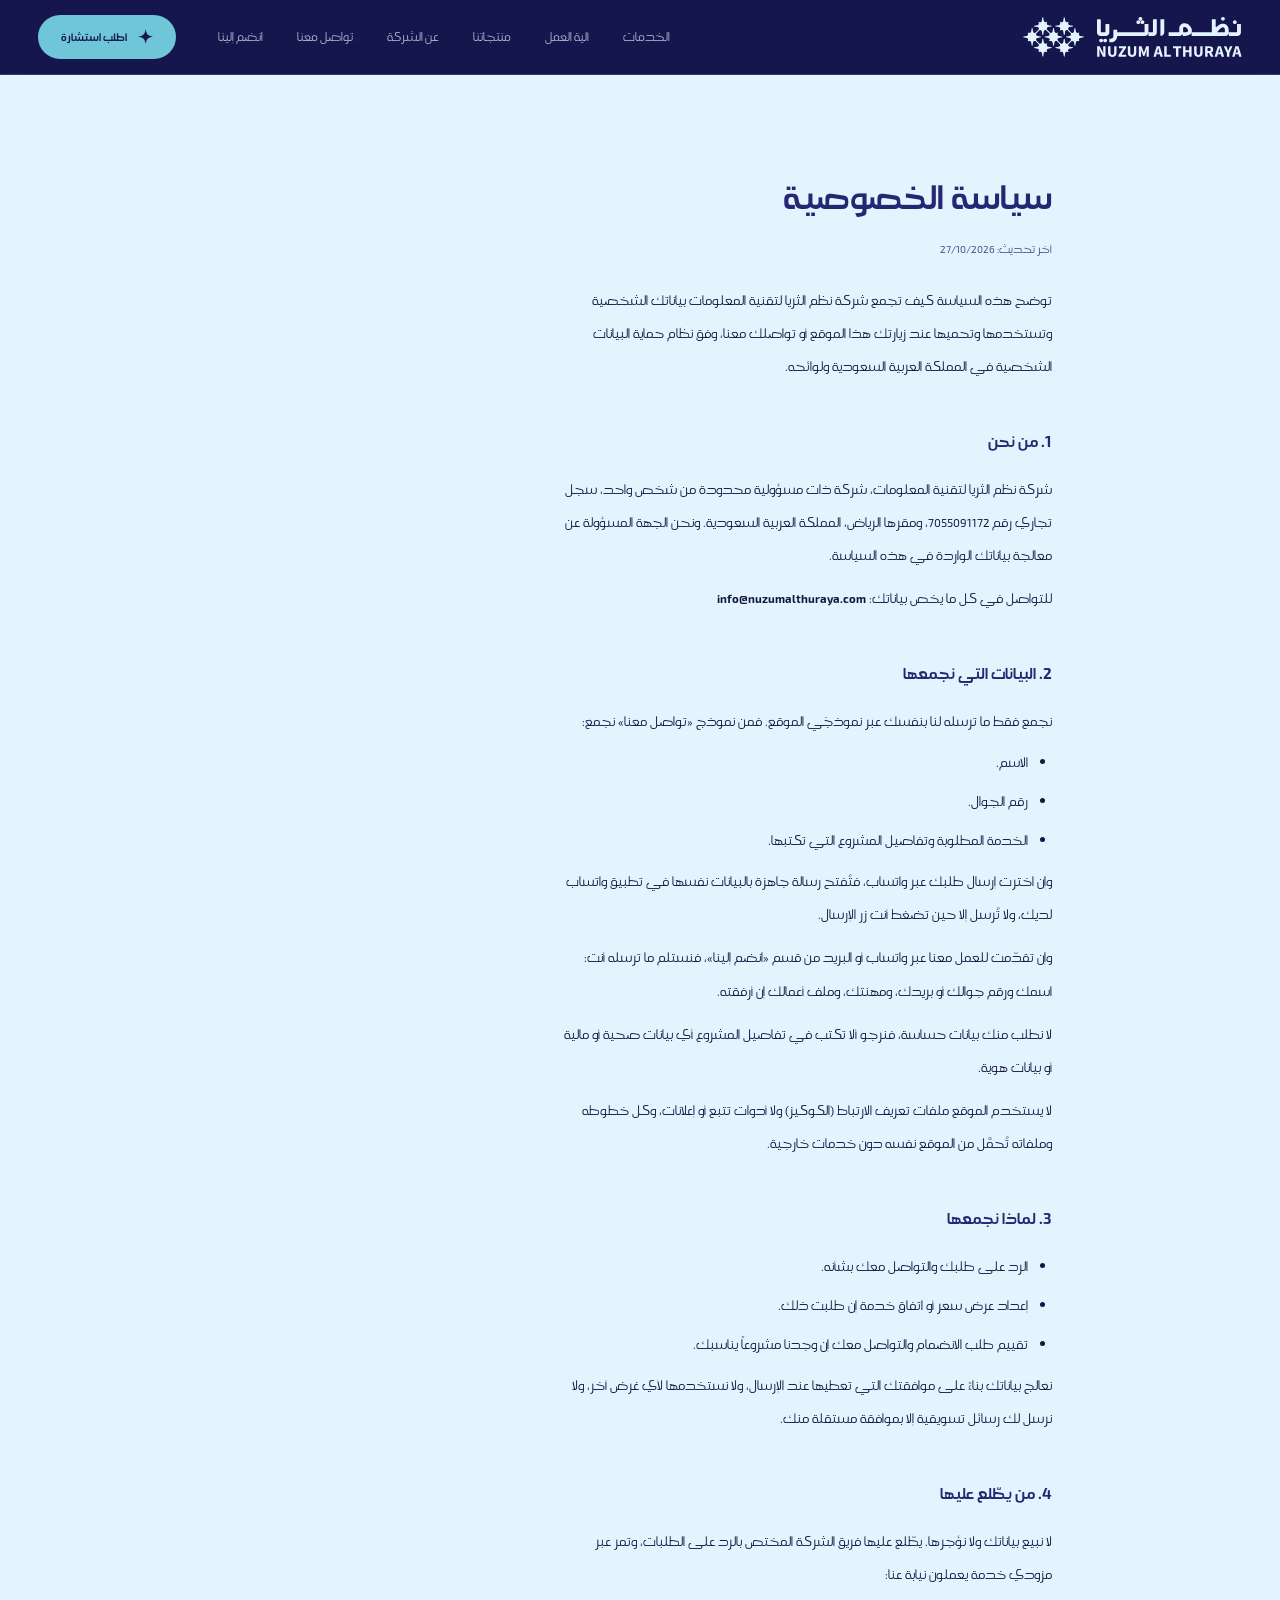
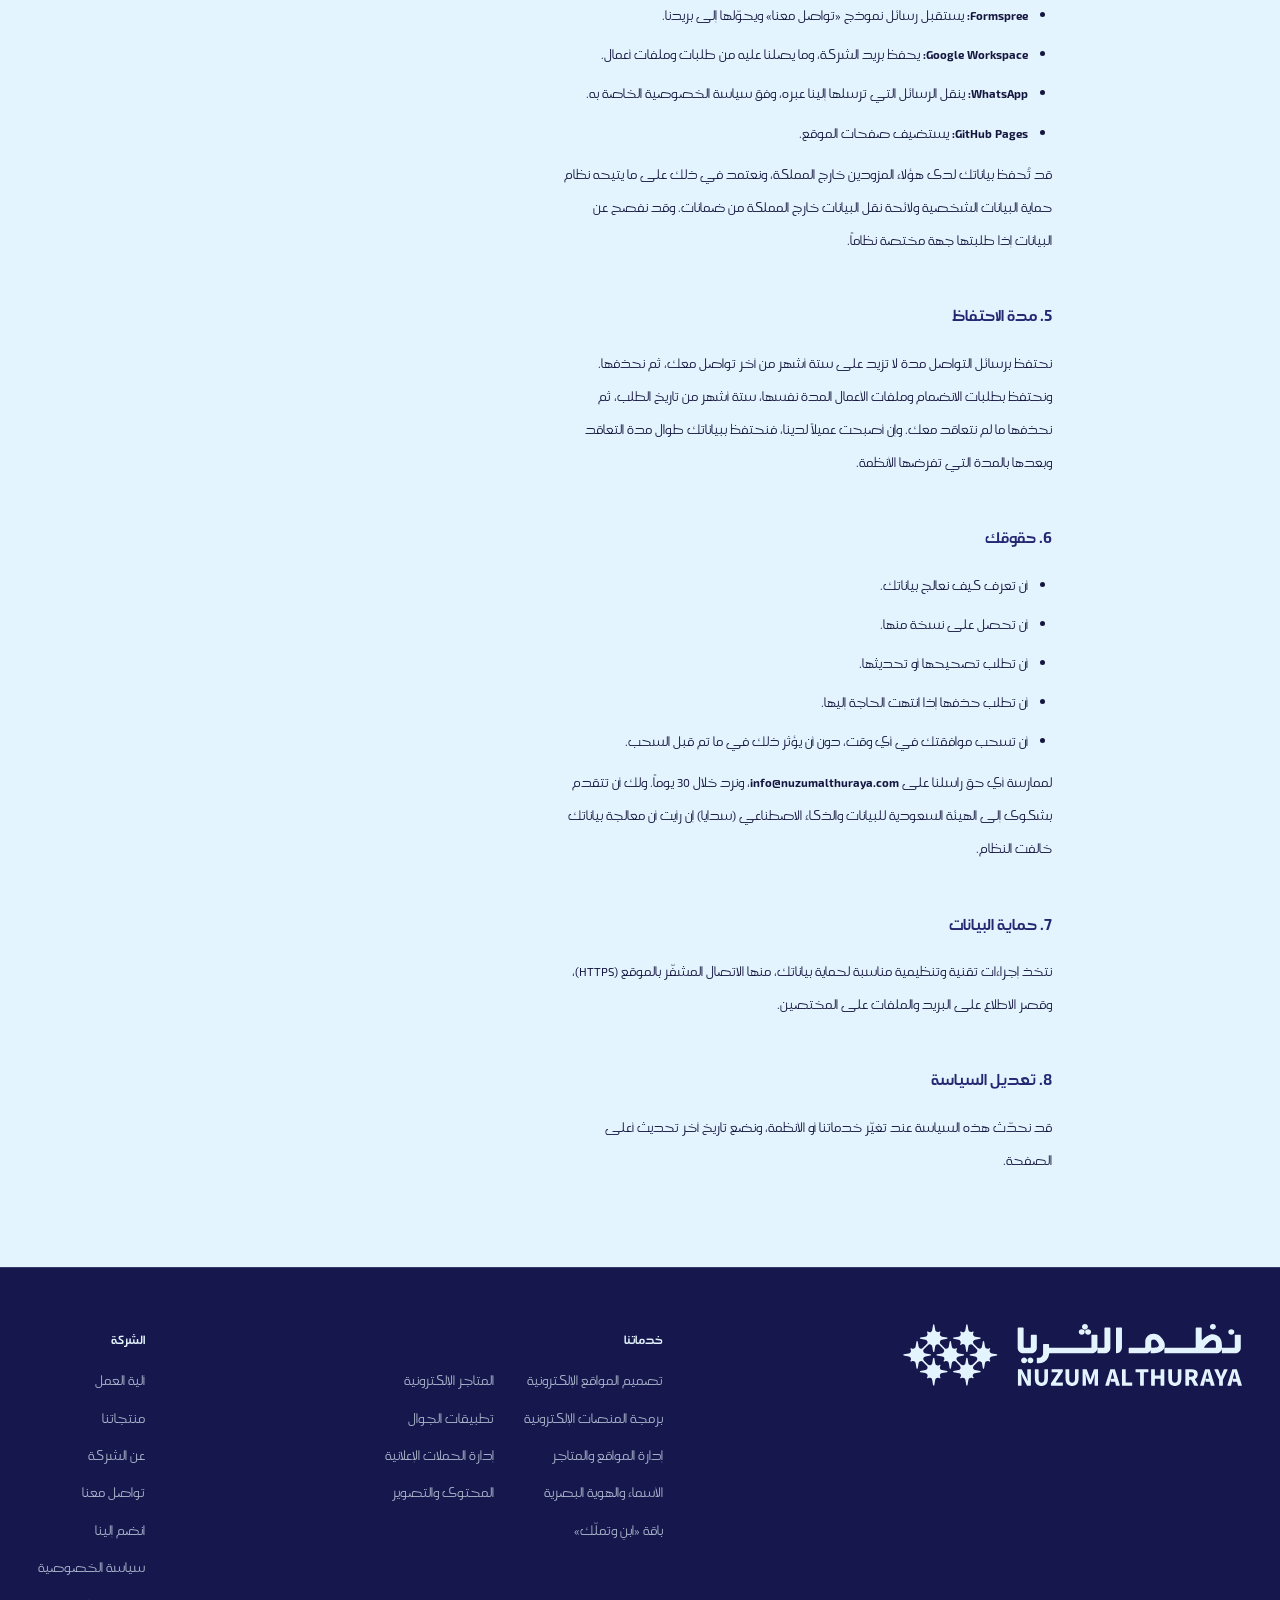
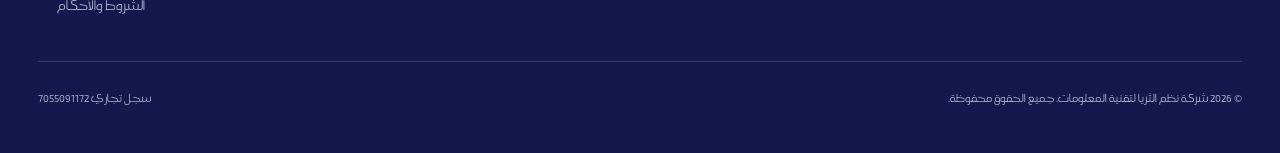
<file: privacy.html>
<!doctype html>
<html lang="ar" dir="rtl">
<head>
<meta charset="utf-8">
<meta name="viewport" content="width=device-width,initial-scale=1,viewport-fit=cover">
<meta http-equiv="Content-Security-Policy" content="default-src 'self'; script-src 'self'; style-src 'self'; font-src 'self'; img-src 'self' data:; connect-src https://formspree.io; form-action https://formspree.io; object-src 'none'; base-uri 'self'">
<meta name="referrer" content="strict-origin-when-cross-origin">
<title>سياسة الخصوصية | نظم الثريا</title>
<meta name="description" content="سياسة الخصوصية لشركة نظم الثريا لتقنية المعلومات: البيانات التي نجمعها عبر الموقع، ولماذا، ومدة حفظها، وحقوقك وفق نظام حماية البيانات الشخصية.">
<meta name="theme-color" content="#16174d">
<link rel="canonical" href="https://nuzumalthuraya.com/privacy.html">
<meta property="og:type" content="website">
<meta property="og:site_name" content="نظم الثريا">
<meta property="og:locale" content="ar_SA">
<meta property="og:url" content="https://nuzumalthuraya.com/privacy.html">
<meta property="og:title" content="سياسة الخصوصية | نظم الثريا">
<meta property="og:description" content="سياسة الخصوصية لشركة نظم الثريا لتقنية المعلومات: البيانات التي نجمعها عبر الموقع، ولماذا، ومدة حفظها، وحقوقك وفق نظام حماية البيانات الشخصية.">
<meta property="og:image" content="https://nuzumalthuraya.com/og-image.png">
<meta property="og:image:width" content="1200">
<meta property="og:image:height" content="630">
<meta name="twitter:card" content="summary_large_image">
<meta name="twitter:title" content="سياسة الخصوصية | نظم الثريا">
<meta name="twitter:description" content="سياسة الخصوصية لشركة نظم الثريا لتقنية المعلومات: البيانات التي نجمعها عبر الموقع، ولماذا، ومدة حفظها، وحقوقك وفق نظام حماية البيانات الشخصية.">
<meta name="twitter:image" content="https://nuzumalthuraya.com/og-image.png">
<link rel="icon" href="/favicon.ico" sizes="48x48">
<link rel="icon" href="/favicon.svg" type="image/svg+xml">
<link rel="icon" href="/favicon-96.png" type="image/png" sizes="96x96">
<link rel="icon" href="/favicon-192.png" type="image/png" sizes="192x192">
<link rel="apple-touch-icon" href="/apple-touch-icon.png">
<link rel="preload" href="/fonts/AraHamah1964-Regular.woff2" as="font" type="font/woff2" crossorigin>
<link rel="preload" href="/fonts/AraHamah1964-Bold.woff2" as="font" type="font/woff2" crossorigin>
<link rel="stylesheet" href="/style.css">
</head>
<body>
<!-- بداية الترويسة المشتركة (متطابقة حرفياً في كل الصفحات) -->
<svg width="0" height="0" class="sprite" aria-hidden="true" focusable="false">
  <defs>
    <symbol id="star" viewBox="-1 -1 2 2"><path d="M0-1C.09-.3.3-.09 1 0 .3.09.09.3 0 1-.09.3-.3.09-1 0-.3-.09-.09-.3 0-1Z"/></symbol>
    <symbol id="arrow" viewBox="0 0 24 24"><path d="M20 11H7.8l5.6-5.6L12 4 4 12l8 8 1.4-1.4L7.8 13H20z"/></symbol>
    <symbol id="logo-h" viewBox="766 649 372 68"><path fill="currentColor" d="M 868.859375 683.589844 L 863.4375 684.519531 C 861.285156 684.886719 860.253906 687.367188 861.515625 689.152344 C 861.972656 689.804688 861.175781 690.601562 860.53125 690.140625 C 860.003906 689.761719 859.40625 689.59375 858.820312 689.59375 C 857.453125 689.59375 856.148438 690.550781 855.890625 692.066406 L 854.960938 697.484375 C 854.832031 698.265625 853.703125 698.265625 853.570312 697.484375 L 852.640625 692.058594 C 852.570312 691.636719 852.417969 691.261719 852.207031 690.9375 C 851.25 689.460938 849.121094 689.351562 847.878906 690.601562 L 843.679688 694.824219 C 842.835938 695.675781 842.5625 696.984375 843.117188 698.039062 C 843.523438 698.808594 844.261719 699.40625 845.242188 699.574219 L 850.664062 700.503906 C 851.449219 700.636719 851.449219 701.761719 850.664062 701.894531 L 844.761719 702.902344 C 842.613281 703.269531 841.773438 705.914062 843.324219 707.464844 C 843.78125 708.109375 842.984375 708.90625 842.335938 708.445312 C 841.804688 708.074219 841.214844 707.898438 840.628906 707.898438 C 839.261719 707.898438 837.960938 708.855469 837.699219 710.371094 L 836.769531 715.792969 C 836.632812 716.578125 835.511719 716.578125 835.378906 715.792969 L 834.453125 710.371094 C 834.082031 708.21875 831.59375 707.1875 829.804688 708.445312 C 829.617188 708.578125 829.382812 708.625 829.167969 708.546875 C 828.96875 708.472656 828.808594 708.3125 828.734375 708.117188 C 828.652344 707.90625 828.683594 707.652344 828.816406 707.472656 C 828.851562 707.425781 828.902344 707.386719 828.941406 707.34375 C 828.980469 707.300781 829.015625 707.261719 829.054688 707.214844 C 829.125 707.128906 829.191406 707.042969 829.25 706.949219 C 829.363281 706.769531 829.457031 706.574219 829.523438 706.375 C 829.589844 706.179688 829.628906 705.976562 829.644531 705.773438 C 829.664062 705.570312 829.65625 705.363281 829.628906 705.164062 C 829.597656 704.964844 829.546875 704.769531 829.476562 704.578125 C 829.40625 704.390625 829.308594 704.210938 829.199219 704.039062 C 829.085938 703.871094 828.949219 703.714844 828.800781 703.574219 C 828.644531 703.433594 828.476562 703.308594 828.292969 703.207031 C 828.097656 703.101562 827.894531 703.023438 827.679688 702.964844 C 827.601562 702.945312 827.519531 702.929688 827.441406 702.914062 L 821.480469 701.894531 C 820.695312 701.761719 820.695312 700.636719 821.480469 700.503906 L 826.90625 699.574219 C 827.011719 699.558594 827.117188 699.53125 827.21875 699.503906 C 829.285156 698.917969 829.859375 696.230469 828.34375 694.703125 L 823.855469 690.183594 C 823.480469 689.804688 822.96875 689.59375 822.433594 689.59375 C 821.75 689.59375 821.082031 689.835938 820.550781 690.261719 C 820.019531 690.691406 819.628906 691.304688 819.503906 692.066406 L 818.574219 697.484375 C 818.441406 698.265625 817.3125 698.265625 817.183594 697.484375 L 816.253906 692.058594 C 815.886719 689.90625 813.394531 688.875 811.613281 690.140625 C 811.480469 690.238281 811.335938 690.28125 811.203125 690.28125 C 810.683594 690.28125 810.261719 689.671875 810.632812 689.152344 C 812.214844 687.648438 811.402344 684.976562 809.246094 684.609375 L 803.285156 683.589844 C 802.5 683.457031 802.5 682.328125 803.285156 682.199219 L 808.707031 681.269531 C 810.292969 680.996094 811.269531 679.570312 811.167969 678.128906 C 811.132812 677.609375 810.878906 677.136719 810.515625 676.765625 L 805.652344 671.871094 C 805.277344 671.5 804.769531 671.289062 804.234375 671.289062 C 802.867188 671.289062 801.566406 672.246094 801.304688 673.753906 L 800.378906 679.179688 C 800.246094 679.960938 799.117188 679.960938 798.984375 679.179688 L 798.058594 673.753906 C 797.816406 672.335938 796.660156 671.40625 795.386719 671.292969 C 794.710938 671.234375 794.054688 671.527344 793.578125 672.011719 L 788.808594 676.804688 C 788.414062 677.207031 788.183594 677.753906 788.183594 678.332031 C 788.183594 679.707031 789.140625 681.011719 790.65625 681.269531 L 796.082031 682.199219 C 796.863281 682.328125 796.863281 683.457031 796.082031 683.589844 L 790.65625 684.519531 C 789.683594 684.679688 788.941406 685.277344 788.539062 686.042969 C 787.972656 687.105469 788.257812 688.421875 789.105469 689.273438 L 793.246094 693.4375 C 794.734375 694.933594 797.386719 694.398438 797.976562 692.371094 C 798.007812 692.257812 798.039062 692.144531 798.058594 692.027344 L 798.984375 686.605469 C 799.117188 685.820312 800.246094 685.820312 800.378906 686.605469 L 801.304688 692.027344 C 801.671875 694.179688 804.164062 695.210938 805.949219 693.949219 C 806.082031 693.855469 806.21875 693.8125 806.351562 693.8125 C 806.871094 693.8125 807.292969 694.421875 806.929688 694.941406 C 805.671875 696.71875 806.699219 699.207031 808.851562 699.574219 L 814.277344 700.503906 C 815.058594 700.636719 815.058594 701.761719 814.277344 701.894531 L 808.851562 702.824219 C 806.71875 703.191406 805.6875 705.640625 806.898438 707.421875 C 806.984375 707.546875 807.039062 707.683594 807.039062 707.839844 C 807.039062 708.234375 806.714844 708.554688 806.3125 708.554688 C 806.195312 708.554688 806.074219 708.519531 805.96875 708.460938 C 805.914062 708.429688 805.863281 708.390625 805.8125 708.351562 C 805.757812 708.3125 805.699219 708.289062 805.640625 708.253906 C 805.191406 708.011719 804.710938 707.898438 804.242188 707.898438 C 802.867188 707.898438 801.566406 708.855469 801.304688 710.371094 L 800.378906 715.792969 C 800.246094 716.578125 799.117188 716.578125 798.984375 715.792969 C 798.984375 715.792969 798.0625 710.386719 798.058594 710.371094 C 798.007812 710.082031 797.917969 709.796875 797.785156 709.53125 C 797.660156 709.277344 797.496094 709.042969 797.304688 708.839844 C 797.117188 708.640625 796.898438 708.464844 796.664062 708.328125 C 796.429688 708.1875 796.175781 708.078125 795.917969 708.007812 C 795.652344 707.933594 795.375 707.898438 795.101562 707.898438 C 794.820312 707.90625 794.542969 707.945312 794.269531 708.027344 C 793.988281 708.117188 793.722656 708.242188 793.476562 708.40625 C 793.347656 708.488281 793.199219 708.542969 793.046875 708.542969 C 792.65625 708.542969 792.332031 708.222656 792.332031 707.824219 C 792.332031 707.734375 792.347656 707.644531 792.382812 707.5625 C 792.421875 707.476562 792.476562 707.40625 792.523438 707.332031 C 792.601562 707.207031 792.675781 707.074219 792.734375 706.933594 C 792.847656 706.675781 792.925781 706.398438 792.957031 706.113281 C 792.996094 705.84375 792.988281 705.558594 792.945312 705.289062 C 792.902344 705.019531 792.820312 704.753906 792.703125 704.503906 C 792.589844 704.257812 792.4375 704.023438 792.265625 703.8125 C 792.085938 703.601562 791.875 703.414062 791.636719 703.265625 C 791.394531 703.105469 791.125 702.980469 790.847656 702.902344 C 790.738281 702.871094 790.625 702.84375 790.511719 702.824219 L 785.085938 701.894531 C 784.300781 701.761719 784.300781 700.636719 785.085938 700.503906 L 790.511719 699.574219 C 792.101562 699.296875 793.085938 697.863281 792.96875 696.414062 C 792.925781 695.910156 792.679688 695.441406 792.320312 695.070312 L 787.457031 690.183594 C 787.082031 689.804688 786.574219 689.59375 786.042969 689.59375 C 785.355469 689.59375 784.6875 689.835938 784.164062 690.261719 C 783.632812 690.691406 783.242188 691.304688 783.109375 692.066406 L 782.1875 697.484375 C 782.046875 698.265625 780.925781 698.265625 780.789062 697.484375 L 779.867188 692.058594 C 779.5 689.917969 777.035156 688.886719 775.25 690.125 C 775.238281 690.128906 775.230469 690.136719 775.21875 690.140625 C 775.109375 690.214844 774.984375 690.25 774.84375 690.25 C 774.449219 690.25 774.128906 689.925781 774.128906 689.527344 C 774.128906 689.46875 774.132812 689.402344 774.152344 689.339844 C 774.171875 689.28125 774.195312 689.226562 774.234375 689.152344 C 774.25 689.136719 774.265625 689.109375 774.277344 689.09375 C 775.484375 687.316406 774.449219 684.878906 772.320312 684.519531 L 766.894531 683.589844 C 766.109375 683.457031 766.109375 682.328125 766.894531 682.199219 L 772.3125 681.269531 C 774.472656 680.902344 775.503906 678.414062 774.234375 676.628906 C 774.140625 676.496094 774.097656 676.351562 774.097656 676.21875 C 774.097656 675.699219 774.707031 675.277344 775.222656 675.644531 C 777.007812 676.90625 779.5 675.875 779.867188 673.722656 L 780.789062 668.296875 C 780.925781 667.515625 782.046875 667.515625 782.1875 668.296875 L 783.109375 673.722656 C 783.339844 675.035156 784.351562 675.933594 785.511719 676.140625 C 786.28125 676.285156 787.0625 675.996094 787.609375 675.441406 L 792.347656 670.679688 C 792.753906 670.277344 792.980469 669.726562 792.980469 669.140625 C 792.980469 667.769531 792.023438 666.464844 790.511719 666.207031 L 785.085938 665.277344 C 784.300781 665.144531 784.300781 664.023438 785.085938 663.886719 L 790.511719 662.957031 C 792.664062 662.589844 793.691406 660.105469 792.433594 658.324219 C 792.335938 658.191406 792.296875 658.046875 792.296875 657.914062 C 792.296875 657.394531 792.898438 656.972656 793.421875 657.339844 C 794.964844 658.882812 797.605469 658.039062 797.976562 655.886719 L 798.984375 649.992188 C 799.117188 649.207031 800.246094 649.207031 800.378906 649.992188 L 801.304688 655.417969 C 801.671875 657.570312 804.164062 658.601562 805.949219 657.335938 C 806.589844 656.875 807.386719 657.671875 806.929688 658.324219 C 806.554688 658.851562 806.382812 659.445312 806.382812 660.027344 C 806.382812 661.398438 807.339844 662.699219 808.851562 662.957031 L 814.277344 663.886719 C 815.058594 664.023438 815.058594 665.144531 814.277344 665.277344 L 808.851562 666.207031 C 807.265625 666.476562 806.289062 667.902344 806.394531 669.347656 C 806.429688 669.859375 806.683594 670.34375 807.042969 670.707031 L 811.8125 675.507812 C 812.261719 675.957031 812.882812 676.230469 813.523438 676.1875 C 814.8125 676.097656 816.011719 675.164062 816.253906 673.722656 L 817.183594 668.296875 C 817.3125 667.515625 818.441406 667.515625 818.574219 668.296875 L 819.503906 673.722656 C 819.871094 675.875 822.359375 676.90625 824.136719 675.644531 C 824.269531 675.546875 824.414062 675.507812 824.546875 675.507812 C 825.066406 675.507812 825.488281 676.117188 825.125 676.628906 C 824.753906 677.160156 824.578125 677.753906 824.578125 678.332031 C 824.578125 679.707031 825.535156 681.011719 827.050781 681.269531 L 832.46875 682.199219 C 833.253906 682.328125 833.253906 683.457031 832.46875 683.589844 L 827.042969 684.519531 C 826.078125 684.679688 825.335938 685.277344 824.925781 686.042969 C 824.367188 687.105469 824.644531 688.417969 825.488281 689.269531 L 829.640625 693.445312 C 831.140625 694.957031 833.8125 694.386719 834.382812 692.335938 C 834.410156 692.234375 834.433594 692.128906 834.453125 692.027344 L 835.378906 686.605469 C 835.511719 685.820312 836.632812 685.820312 836.769531 686.605469 L 837.699219 692.027344 C 837.777344 692.5 837.960938 692.914062 838.210938 693.265625 C 839.207031 694.644531 841.265625 694.6875 842.46875 693.480469 L 846.648438 689.273438 C 847.496094 688.417969 847.777344 687.105469 847.214844 686.042969 C 846.808594 685.277344 846.066406 684.679688 845.09375 684.519531 L 839.671875 683.589844 C 838.886719 683.457031 838.886719 682.328125 839.671875 682.199219 L 845.09375 681.269531 C 846.6875 680.996094 847.664062 679.570312 847.554688 678.121094 C 847.519531 677.605469 847.265625 677.128906 846.898438 676.761719 L 842.039062 671.871094 C 841.667969 671.5 841.160156 671.289062 840.625 671.289062 C 839.253906 671.289062 837.960938 672.246094 837.699219 673.753906 L 836.769531 679.179688 C 836.632812 679.960938 835.511719 679.960938 835.378906 679.179688 L 834.359375 673.21875 C 833.992188 671.058594 831.316406 670.246094 829.804688 671.835938 C 829.160156 672.292969 828.363281 671.5 828.828125 670.847656 C 830.085938 669.0625 829.054688 666.574219 826.90625 666.207031 L 821.480469 665.277344 C 820.695312 665.144531 820.695312 664.023438 821.480469 663.886719 L 826.90625 662.957031 C 829.054688 662.589844 830.085938 660.105469 828.820312 658.324219 C 828.722656 658.191406 828.683594 658.046875 828.683594 657.914062 C 828.683594 657.394531 829.292969 656.972656 829.808594 657.339844 C 831.351562 658.882812 834 658.046875 834.375 655.886719 L 835.378906 649.992188 C 835.511719 649.207031 836.632812 649.207031 836.769531 649.992188 L 837.699219 655.417969 C 838.066406 657.570312 840.550781 658.601562 842.335938 657.335938 C 842.984375 656.875 843.78125 657.671875 843.316406 658.324219 C 842.058594 660.105469 843.089844 662.589844 845.242188 662.957031 L 850.664062 663.886719 C 851.449219 664.023438 851.449219 665.144531 850.664062 665.277344 L 845.242188 666.207031 C 844.277344 666.371094 843.535156 666.964844 843.125 667.730469 C 842.558594 668.792969 842.839844 670.105469 843.683594 670.960938 L 847.875 675.175781 C 849.074219 676.378906 851.132812 676.339844 852.128906 674.957031 C 852.382812 674.609375 852.5625 674.195312 852.640625 673.722656 L 853.570312 668.296875 C 853.703125 667.515625 854.832031 667.515625 854.960938 668.296875 L 855.890625 673.722656 C 856.257812 675.875 858.75 676.90625 860.53125 675.644531 C 860.664062 675.546875 860.800781 675.507812 860.933594 675.507812 C 861.453125 675.507812 861.875 676.117188 861.515625 676.628906 C 861.140625 677.160156 860.964844 677.753906 860.964844 678.332031 C 860.964844 679.707031 861.925781 681.011719 863.4375 681.269531 L 868.859375 682.199219 C 869.644531 682.328125 869.644531 683.457031 868.859375 683.589844 "/><path fill="currentColor" d="M 911.625 660.808594 C 912.253906 660.808594 912.765625 661.292969 912.765625 661.890625 L 912.765625 675.285156 C 912.765625 676.953125 912.136719 678.339844 910.886719 679.460938 C 909.632812 680.578125 908.160156 681.140625 906.472656 681.140625 L 897.996094 681.140625 C 896.3125 681.140625 894.855469 680.578125 893.617188 679.460938 C 892.382812 678.339844 891.765625 676.953125 891.765625 675.285156 L 891.765625 653.957031 C 891.765625 653.363281 892.273438 652.878906 892.902344 652.878906 L 897.136719 652.878906 C 897.769531 652.878906 898.277344 653.363281 898.277344 653.957031 L 898.277344 673.886719 C 898.277344 674.484375 898.789062 674.964844 899.417969 674.964844 L 905.058594 674.964844 C 905.6875 674.964844 906.195312 674.484375 906.195312 673.886719 L 906.195312 661.890625 C 906.195312 661.292969 906.707031 660.808594 907.339844 660.808594 Z M 911.625 660.808594 "/><path fill="currentColor" d="M 993.457031 653.503906 L 993.457031 675.289062 C 993.457031 676.945312 992.839844 678.347656 991.605469 679.464844 C 990.375 680.582031 988.910156 681.144531 987.226562 681.144531 L 979.917969 681.144531 C 979.546875 681.144531 979.25 680.863281 979.25 680.503906 L 979.25 675.289062 C 979.25 676.945312 978.636719 678.347656 977.375 679.464844 C 976.117188 680.582031 974.652344 681.144531 972.972656 681.144531 L 926.820312 681.144531 C 926.488281 681.144531 926.203125 681.402344 926.191406 681.722656 C 926.0625 684.394531 925.023438 686.734375 923.097656 688.777344 C 921.015625 690.957031 918.34375 692.050781 915.09375 692.050781 L 913.398438 692.050781 C 913.050781 692.050781 912.769531 691.78125 912.769531 691.445312 L 912.769531 686.527344 C 912.769531 686.195312 913.050781 685.925781 913.398438 685.925781 L 915.09375 685.925781 C 916.402344 685.925781 917.484375 685.488281 918.34375 684.625 C 919.203125 683.753906 919.640625 682.585938 919.640625 681.144531 L 919.640625 671.472656 C 919.640625 671.140625 919.925781 670.871094 920.269531 670.871094 L 925.574219 670.871094 C 925.921875 670.871094 926.203125 671.140625 926.203125 671.472656 L 926.203125 674.363281 C 926.203125 674.699219 926.488281 674.96875 926.847656 674.96875 L 972.058594 674.96875 C 972.40625 674.96875 972.6875 674.699219 972.6875 674.375 L 972.6875 661.402344 C 972.6875 661.070312 972.972656 660.8125 973.304688 660.8125 L 978.636719 660.8125 C 978.96875 660.8125 979.25 661.070312 979.25 661.402344 L 979.25 674.96875 L 986.277344 674.96875 C 986.648438 674.96875 986.945312 674.683594 986.945312 674.339844 L 986.945312 653.503906 C 986.945312 653.15625 987.242188 652.875 987.613281 652.875 L 992.789062 652.875 C 993.160156 652.875 993.457031 653.15625 993.457031 653.503906 "/><path fill="currentColor" d="M 999.636719 653.488281 L 999.636719 680.503906 C 999.636719 680.863281 999.960938 681.140625 1000.335938 681.113281 C 1002.128906 680.988281 1003.515625 680.355469 1004.492188 679.222656 C 1005.601562 677.941406 1006.152344 676.382812 1006.152344 674.539062 L 1006.152344 653.488281 C 1006.152344 653.152344 1005.863281 652.878906 1005.507812 652.878906 L 1000.28125 652.878906 C 999.925781 652.878906 999.636719 653.152344 999.636719 653.488281 "/><path fill="currentColor" d="M 1109.222656 674.351562 C 1109.222656 674.683594 1108.925781 674.96875 1108.570312 674.96875 L 1096.671875 674.96875 C 1096.339844 674.96875 1096.148438 674.609375 1096.339844 674.339844 C 1098.714844 671.308594 1100.757812 669.199219 1102.464844 668.019531 C 1104.277344 666.761719 1105.78125 666.324219 1106.988281 666.722656 C 1107.617188 666.964844 1108.144531 667.414062 1108.582031 668.046875 C 1109.019531 668.6875 1109.222656 669.921875 1109.222656 671.769531 Z M 1045.515625 674.003906 C 1044.71875 674.644531 1043.304688 674.96875 1041.238281 674.96875 L 1038.863281 674.96875 C 1038.5 674.96875 1038.207031 674.683594 1038.207031 674.351562 L 1038.207031 668.261719 C 1038.207031 667.441406 1038.453125 666.863281 1038.941406 666.503906 C 1039.425781 666.117188 1040.121094 665.925781 1041.042969 665.925781 C 1041.957031 665.925781 1042.765625 666.257812 1043.488281 666.925781 C 1044.796875 668.238281 1045.65625 669.355469 1046.066406 670.253906 C 1046.480469 671.167969 1046.683594 671.820312 1046.683594 672.257812 C 1046.683594 672.785156 1046.296875 673.363281 1045.515625 674.003906 M 1135.824219 660.8125 L 1130.53125 660.8125 C 1130.171875 660.8125 1129.890625 661.082031 1129.890625 661.402344 L 1129.890625 674.363281 C 1129.890625 674.699219 1129.609375 674.96875 1129.257812 674.96875 L 1115.851562 674.96875 L 1115.746094 671.667969 C 1115.695312 669.214844 1115.183594 667.042969 1114.195312 665.140625 C 1113.203125 663.253906 1111.601562 661.855469 1109.390625 660.96875 C 1106.960938 660.121094 1104.703125 660.03125 1102.632812 660.734375 C 1100.550781 661.417969 1098.625 662.574219 1096.839844 664.164062 C 1096.121094 664.808594 1095.429688 665.476562 1094.761719 666.183594 C 1094.347656 666.605469 1093.617188 666.335938 1093.617188 665.769531 L 1093.617188 653.492188 C 1093.617188 653.15625 1093.324219 652.875 1092.960938 652.875 L 1087.695312 652.875 C 1087.335938 652.875 1087.039062 653.15625 1087.039062 653.492188 L 1087.039062 674.351562 C 1087.039062 674.683594 1086.746094 674.96875 1086.386719 674.96875 L 1052.757812 674.96875 C 1053.054688 674.132812 1053.195312 673.207031 1053.195312 672.191406 C 1053.195312 669.148438 1051.527344 665.988281 1048.199219 662.726562 C 1046.296875 660.8125 1043.972656 659.800781 1041.238281 659.683594 C 1038.515625 659.582031 1036.203125 660.375 1034.339844 662.085938 C 1032.570312 663.652344 1031.695312 665.667969 1031.695312 668.148438 L 1031.695312 674.351562 C 1031.695312 674.683594 1031.398438 674.96875 1031.039062 674.96875 L 1014.175781 674.96875 C 1013.816406 674.96875 1013.535156 675.238281 1013.535156 675.585938 L 1013.535156 680.515625 C 1013.535156 680.863281 1013.816406 681.144531 1014.175781 681.144531 L 1031.914062 681.144531 C 1033.261719 681.144531 1034.429688 680.824219 1035.394531 680.207031 C 1036.371094 679.59375 1037.101562 678.78125 1037.589844 677.78125 L 1037.589844 680.515625 C 1037.589844 680.863281 1037.886719 681.144531 1038.246094 681.144531 L 1041.238281 681.144531 C 1042.996094 681.144531 1044.808594 680.835938 1046.660156 680.234375 C 1048.507812 679.628906 1050.0625 678.667969 1051.320312 677.355469 C 1051.925781 676.726562 1052.375 675.996094 1052.683594 675.171875 L 1052.683594 680.542969 C 1052.683594 680.875 1052.964844 681.144531 1053.3125 681.144531 L 1109.621094 681.144531 C 1111.34375 681.144531 1112.820312 680.554688 1114.050781 679.410156 C 1114.976562 678.550781 1115.542969 677.550781 1115.746094 676.40625 L 1115.746094 680.515625 C 1115.746094 680.863281 1116.042969 681.144531 1116.402344 681.144531 L 1130.171875 681.144531 C 1131.867188 681.144531 1133.332031 680.582031 1134.578125 679.464844 C 1135.398438 678.730469 1135.953125 677.882812 1136.234375 676.921875 C 1136.390625 676.40625 1136.464844 675.867188 1136.464844 675.289062 L 1136.464844 661.402344 C 1136.464844 661.082031 1136.183594 660.8125 1135.824219 660.8125 "/><path fill="currentColor" d="M 1108.59375 650.308594 C 1108.484375 650.160156 1108.359375 650.023438 1108.214844 649.886719 C 1107.578125 649.285156 1106.808594 648.984375 1105.914062 648.984375 C 1105.015625 648.984375 1104.246094 649.285156 1103.609375 649.886719 C 1103.464844 650.023438 1103.339844 650.160156 1103.230469 650.308594 C 1102.847656 650.820312 1102.65625 651.402344 1102.65625 652.066406 C 1102.65625 652.921875 1102.972656 653.644531 1103.609375 654.253906 C 1104.246094 654.851562 1105.015625 655.15625 1105.914062 655.15625 C 1106.808594 655.15625 1107.578125 654.851562 1108.214844 654.253906 C 1108.851562 653.644531 1109.167969 652.921875 1109.167969 652.066406 C 1109.167969 651.402344 1108.976562 650.820312 1108.59375 650.308594 "/><path fill="currentColor" d="M 964.734375 655.964844 C 964.628906 655.816406 964.503906 655.679688 964.355469 655.542969 C 963.71875 654.941406 962.953125 654.640625 962.058594 654.640625 C 961.15625 654.640625 960.386719 654.941406 959.753906 655.542969 C 959.609375 655.679688 959.480469 655.816406 959.375 655.964844 C 958.992188 656.476562 958.796875 657.058594 958.796875 657.722656 C 958.796875 658.578125 959.117188 659.296875 959.753906 659.90625 C 960.386719 660.503906 961.15625 660.8125 962.058594 660.8125 C 962.953125 660.8125 963.71875 660.503906 964.355469 659.90625 C 964.996094 659.296875 965.3125 658.578125 965.3125 657.722656 C 965.3125 657.058594 965.121094 656.476562 964.734375 655.964844 "/><path fill="currentColor" d="M 971.671875 655.964844 C 971.5625 655.816406 971.4375 655.679688 971.292969 655.542969 C 970.65625 654.941406 969.890625 654.640625 968.992188 654.640625 C 968.09375 654.640625 967.324219 654.941406 966.6875 655.542969 C 966.542969 655.679688 966.417969 655.816406 966.308594 655.964844 C 965.925781 656.476562 965.734375 657.058594 965.734375 657.722656 C 965.734375 658.578125 966.050781 659.296875 966.6875 659.90625 C 967.324219 660.503906 968.09375 660.8125 968.992188 660.8125 C 969.890625 660.8125 970.65625 660.503906 971.292969 659.90625 C 971.929688 659.296875 972.246094 658.578125 972.246094 657.722656 C 972.246094 657.058594 972.054688 656.476562 971.671875 655.964844 "/><path fill="currentColor" d="M 968.234375 650.359375 C 968.125 650.210938 968 650.074219 967.855469 649.9375 C 967.21875 649.335938 966.449219 649.035156 965.554688 649.035156 C 964.65625 649.035156 963.886719 649.335938 963.25 649.9375 C 963.105469 650.074219 962.980469 650.210938 962.871094 650.359375 C 962.488281 650.871094 962.296875 651.453125 962.296875 652.117188 C 962.296875 652.972656 962.613281 653.695312 963.25 654.304688 C 963.886719 654.902344 964.65625 655.207031 965.554688 655.207031 C 966.449219 655.207031 967.21875 654.902344 967.855469 654.304688 C 968.492188 653.695312 968.808594 652.972656 968.808594 652.117188 C 968.808594 651.453125 968.617188 650.871094 968.234375 650.359375 "/><path fill="currentColor" d="M 901.496094 687.199219 C 901.386719 687.050781 901.261719 686.914062 901.117188 686.777344 C 900.480469 686.175781 899.714844 685.875 898.816406 685.875 C 897.917969 685.875 897.148438 686.175781 896.511719 686.777344 C 896.367188 686.914062 896.242188 687.050781 896.136719 687.199219 C 895.75 687.710938 895.558594 688.292969 895.558594 688.957031 C 895.558594 689.8125 895.875 690.535156 896.511719 691.144531 C 897.148438 691.738281 897.917969 692.046875 898.816406 692.046875 C 899.714844 692.046875 900.480469 691.738281 901.117188 691.144531 C 901.753906 690.535156 902.070312 689.8125 902.070312 688.957031 C 902.070312 688.292969 901.878906 687.710938 901.496094 687.199219 "/><path fill="currentColor" d="M 908.429688 687.199219 C 908.324219 687.050781 908.199219 686.914062 908.054688 686.777344 C 907.417969 686.175781 906.648438 685.875 905.753906 685.875 C 904.855469 685.875 904.085938 686.175781 903.449219 686.777344 C 903.304688 686.914062 903.179688 687.050781 903.070312 687.199219 C 902.6875 687.710938 902.496094 688.292969 902.496094 688.957031 C 902.496094 689.8125 902.8125 690.535156 903.449219 691.144531 C 904.085938 691.738281 904.855469 692.046875 905.753906 692.046875 C 906.648438 692.046875 907.417969 691.738281 908.054688 691.144531 C 908.691406 690.535156 909.007812 689.8125 909.007812 688.957031 C 909.007812 688.292969 908.816406 687.710938 908.429688 687.199219 "/><path fill="currentColor" d="M 1128.941406 656.230469 C 1128.796875 655.988281 1128.609375 655.761719 1128.378906 655.542969 C 1127.746094 654.941406 1126.976562 654.640625 1126.078125 654.640625 C 1125.179688 654.640625 1124.414062 654.941406 1123.777344 655.542969 C 1123.546875 655.761719 1123.363281 655.988281 1123.21875 656.230469 C 1122.953125 656.679688 1122.820312 657.175781 1122.820312 657.722656 C 1122.820312 658.578125 1123.140625 659.304688 1123.777344 659.90625 C 1124.414062 660.511719 1125.179688 660.8125 1126.078125 660.8125 C 1126.976562 660.8125 1127.746094 660.511719 1128.378906 659.90625 C 1129.015625 659.304688 1129.335938 658.578125 1129.335938 657.722656 C 1129.335938 657.175781 1129.203125 656.679688 1128.941406 656.230469 "/><path fill="currentColor" d="M 902.796875 698.558594 C 902.5625 698.558594 902.371094 698.75 902.371094 698.984375 L 902.371094 704.949219 C 902.371094 706.027344 902.441406 707.15625 902.570312 708.339844 C 902.703125 709.535156 902.808594 710.601562 902.871094 711.574219 L 902.769531 711.574219 L 901 707.578125 C 900.996094 707.570312 900.992188 707.558594 900.988281 707.550781 L 896.378906 698.789062 C 896.308594 698.648438 896.160156 698.558594 896.003906 698.558594 L 892.492188 698.558594 C 892.257812 698.558594 892.066406 698.75 892.066406 698.984375 L 892.066406 716.261719 C 892.066406 716.496094 892.257812 716.6875 892.492188 716.6875 L 895.53125 716.6875 C 895.769531 716.6875 895.957031 716.496094 895.957031 716.261719 L 895.957031 710.261719 C 895.957031 709.183594 895.894531 708.078125 895.777344 706.921875 C 895.65625 705.777344 895.550781 704.699219 895.457031 703.699219 L 895.566406 703.699219 L 897.332031 707.632812 C 897.335938 707.640625 897.339844 707.648438 897.34375 707.65625 L 901.953125 716.460938 C 902.027344 716.601562 902.167969 716.6875 902.328125 716.6875 L 905.851562 716.6875 C 906.085938 716.6875 906.277344 716.496094 906.277344 716.261719 L 906.277344 698.984375 C 906.277344 698.75 906.085938 698.558594 905.851562 698.558594 Z M 902.796875 698.558594 "/><path fill="currentColor" d="M 933.6875 712.601562 L 941.214844 701.136719 C 941.261719 701.066406 941.285156 700.988281 941.285156 700.90625 L 941.285156 698.976562 C 941.285156 698.746094 941.097656 698.558594 940.871094 698.558594 L 929.410156 698.558594 C 929.179688 698.558594 928.992188 698.746094 928.992188 698.976562 L 928.992188 701.589844 C 928.992188 701.820312 929.179688 702.003906 929.410156 702.003906 L 935.484375 702.003906 C 935.8125 702.003906 936.007812 702.371094 935.828125 702.644531 L 928.3125 714.113281 C 928.265625 714.179688 928.246094 714.257812 928.246094 714.339844 L 928.246094 716.273438 C 928.246094 716.503906 928.429688 716.6875 928.660156 716.6875 L 940.949219 716.6875 C 941.175781 716.6875 941.363281 716.503906 941.363281 716.273438 L 941.363281 713.65625 C 941.363281 713.429688 941.175781 713.242188 940.949219 713.242188 L 934.035156 713.242188 C 933.703125 713.242188 933.503906 712.878906 933.6875 712.601562 "/><path fill="currentColor" d="M 975.714844 698.558594 C 975.539062 698.558594 975.386719 698.671875 975.324219 698.835938 L 972.558594 706.617188 C 972.375 707.144531 972.203125 707.683594 972.042969 708.261719 C 971.886719 708.839844 971.71875 709.40625 971.53125 709.957031 L 971.429688 709.957031 C 971.242188 709.40625 971.058594 708.839844 970.890625 708.261719 C 970.730469 707.683594 970.546875 707.144531 970.363281 706.617188 L 967.542969 698.832031 C 967.484375 698.667969 967.328125 698.558594 967.152344 698.558594 L 963.386719 698.558594 C 963.160156 698.558594 962.976562 698.746094 962.976562 698.972656 L 962.976562 716.273438 C 962.976562 716.503906 963.160156 716.6875 963.386719 716.6875 L 966.230469 716.6875 C 966.457031 716.6875 966.644531 716.503906 966.644531 716.273438 L 966.644531 710.035156 C 966.644531 709.15625 966.578125 708.117188 966.445312 706.933594 C 966.3125 705.765625 966.207031 704.738281 966.117188 703.871094 L 966.222656 703.871094 L 967.667969 708.183594 L 970.15625 714.828125 C 970.21875 714.988281 970.371094 715.097656 970.542969 715.097656 L 972.21875 715.097656 C 972.390625 715.097656 972.546875 714.988281 972.605469 714.828125 L 975.097656 708.183594 L 976.570312 703.871094 L 976.671875 703.871094 C 976.582031 704.738281 976.476562 705.765625 976.34375 706.933594 C 976.210938 708.117188 976.148438 709.15625 976.148438 710.035156 L 976.148438 716.273438 C 976.148438 716.503906 976.332031 716.6875 976.558594 716.6875 L 979.46875 716.6875 C 979.695312 716.6875 979.878906 716.503906 979.878906 716.273438 L 979.878906 698.972656 C 979.878906 698.746094 979.695312 698.558594 979.46875 698.558594 Z M 975.714844 698.558594 "/><path fill="currentColor" d="M 1010.246094 712.839844 L 1010.246094 698.964844 C 1010.246094 698.742188 1010.066406 698.558594 1009.84375 698.558594 L 1006.5625 698.558594 C 1006.339844 698.558594 1006.15625 698.742188 1006.15625 698.964844 L 1006.15625 716.285156 C 1006.15625 716.507812 1006.339844 716.6875 1006.5625 716.6875 L 1017.007812 716.6875 C 1017.230469 716.6875 1017.410156 716.507812 1017.410156 716.285156 L 1017.410156 713.648438 C 1017.410156 713.425781 1017.230469 713.242188 1017.007812 713.242188 L 1010.648438 713.242188 C 1010.429688 713.242188 1010.246094 713.0625 1010.246094 712.839844 "/><path fill="currentColor" d="M 1021.066406 698.972656 L 1021.066406 701.59375 C 1021.066406 701.820312 1021.25 702.003906 1021.476562 702.003906 L 1025.636719 702.003906 C 1025.863281 702.003906 1026.046875 702.1875 1026.046875 702.414062 L 1026.046875 716.277344 C 1026.046875 716.503906 1026.230469 716.6875 1026.460938 716.6875 L 1029.75 716.6875 C 1029.976562 716.6875 1030.164062 716.503906 1030.164062 716.277344 L 1030.164062 702.414062 C 1030.164062 702.1875 1030.34375 702.003906 1030.574219 702.003906 L 1034.71875 702.003906 C 1034.949219 702.003906 1035.128906 701.820312 1035.128906 701.59375 L 1035.128906 698.972656 C 1035.128906 698.746094 1034.949219 698.558594 1034.71875 698.558594 L 1021.476562 698.558594 C 1021.25 698.558594 1021.066406 698.746094 1021.066406 698.972656 "/><path fill="currentColor" d="M 1048.488281 698.96875 L 1048.488281 705.132812 C 1048.488281 705.359375 1048.304688 705.539062 1048.082031 705.539062 L 1042.636719 705.539062 C 1042.414062 705.539062 1042.230469 705.359375 1042.230469 705.132812 L 1042.230469 698.96875 C 1042.230469 698.742188 1042.046875 698.558594 1041.824219 698.558594 L 1038.550781 698.558594 C 1038.324219 698.558594 1038.140625 698.742188 1038.140625 698.96875 L 1038.140625 716.28125 C 1038.140625 716.503906 1038.324219 716.6875 1038.550781 716.6875 L 1041.824219 716.6875 C 1042.046875 716.6875 1042.230469 716.503906 1042.230469 716.28125 L 1042.230469 709.523438 C 1042.230469 709.296875 1042.414062 709.117188 1042.636719 709.117188 L 1048.082031 709.117188 C 1048.304688 709.117188 1048.488281 709.296875 1048.488281 709.523438 L 1048.488281 716.28125 C 1048.488281 716.503906 1048.671875 716.6875 1048.894531 716.6875 L 1052.195312 716.6875 C 1052.421875 716.6875 1052.601562 716.503906 1052.601562 716.28125 L 1052.601562 698.96875 C 1052.601562 698.742188 1052.421875 698.558594 1052.195312 698.558594 L 1048.894531 698.558594 C 1048.671875 698.558594 1048.488281 698.742188 1048.488281 698.96875 "/><path fill="currentColor" d="M 1067.796875 698.558594 C 1067.570312 698.558594 1067.390625 698.742188 1067.390625 698.964844 L 1067.390625 708.707031 C 1067.390625 710.484375 1067.113281 711.730469 1066.5625 712.429688 C 1065.996094 713.140625 1065.207031 713.492188 1064.195312 713.492188 C 1063.171875 713.492188 1062.394531 713.140625 1061.855469 712.429688 C 1061.316406 711.730469 1061.054688 710.484375 1061.054688 708.707031 L 1061.054688 698.964844 C 1061.054688 698.742188 1060.871094 698.558594 1060.648438 698.558594 L 1057.34375 698.558594 C 1057.121094 698.558594 1056.941406 698.742188 1056.941406 698.964844 L 1056.941406 708.289062 C 1056.941406 711.324219 1057.558594 713.546875 1058.792969 714.9375 C 1060.042969 716.320312 1061.84375 717.015625 1064.195312 717.015625 C 1066.523438 717.015625 1068.3125 716.320312 1069.519531 714.9375 C 1070.730469 713.546875 1071.332031 711.324219 1071.332031 708.289062 L 1071.332031 698.964844 C 1071.332031 698.742188 1071.152344 698.558594 1070.929688 698.558594 Z M 1067.796875 698.558594 "/><path fill="currentColor" d="M 955.066406 698.558594 C 954.839844 698.558594 954.660156 698.742188 954.660156 698.964844 L 954.660156 708.707031 C 954.660156 710.484375 954.382812 711.730469 953.832031 712.429688 C 953.265625 713.140625 952.476562 713.492188 951.464844 713.492188 C 950.441406 713.492188 949.667969 713.140625 949.125 712.429688 C 948.585938 711.730469 948.324219 710.484375 948.324219 708.707031 L 948.324219 698.964844 C 948.324219 698.742188 948.140625 698.558594 947.917969 698.558594 L 944.617188 698.558594 C 944.390625 698.558594 944.210938 698.742188 944.210938 698.964844 L 944.210938 708.289062 C 944.210938 711.324219 944.828125 713.546875 946.0625 714.9375 C 947.3125 716.320312 949.113281 717.015625 951.464844 717.015625 C 953.792969 717.015625 955.582031 716.320312 956.789062 714.9375 C 958 713.546875 958.605469 711.324219 958.605469 708.289062 L 958.605469 698.964844 C 958.605469 698.742188 958.421875 698.558594 958.199219 698.558594 Z M 955.066406 698.558594 "/><path fill="currentColor" d="M 921.464844 698.558594 C 921.242188 698.558594 921.0625 698.742188 921.0625 698.964844 L 921.0625 708.707031 C 921.0625 710.484375 920.785156 711.730469 920.234375 712.429688 C 919.667969 713.140625 918.878906 713.492188 917.867188 713.492188 C 916.839844 713.492188 916.066406 713.140625 915.527344 712.429688 C 914.988281 711.730469 914.722656 710.484375 914.722656 708.707031 L 914.722656 698.964844 C 914.722656 698.742188 914.542969 698.558594 914.320312 698.558594 L 911.015625 698.558594 C 910.789062 698.558594 910.609375 698.742188 910.609375 698.964844 L 910.609375 708.289062 C 910.609375 711.324219 911.226562 713.546875 912.460938 714.9375 C 913.710938 716.320312 915.511719 717.015625 917.867188 717.015625 C 920.191406 717.015625 921.980469 716.320312 923.191406 714.9375 C 924.398438 713.546875 925.003906 711.324219 925.003906 708.289062 L 925.003906 698.964844 C 925.003906 698.742188 924.820312 698.558594 924.597656 698.558594 Z M 921.464844 698.558594 "/><path fill="currentColor" d="M 1081.902344 706.894531 L 1080.171875 706.894531 C 1079.960938 706.894531 1079.789062 706.722656 1079.789062 706.507812 L 1079.789062 702.195312 C 1079.789062 701.980469 1079.960938 701.808594 1080.171875 701.808594 L 1081.902344 701.808594 C 1082.980469 701.808594 1083.796875 701.992188 1084.363281 702.332031 C 1084.925781 702.6875 1085.214844 703.304688 1085.214844 704.199219 C 1085.214844 706 1084.109375 706.894531 1081.902344 706.894531 M 1086.1875 709.777344 C 1086.082031 709.589844 1086.15625 709.355469 1086.347656 709.25 C 1087.148438 708.816406 1087.816406 708.230469 1088.332031 707.484375 C 1088.921875 706.632812 1089.226562 705.539062 1089.226562 704.199219 C 1089.226562 702.042969 1088.542969 700.570312 1087.175781 699.769531 C 1085.808594 698.953125 1084.164062 698.558594 1082.230469 698.558594 L 1076.085938 698.558594 C 1075.871094 698.558594 1075.699219 698.734375 1075.699219 698.945312 L 1075.699219 716.300781 C 1075.699219 716.515625 1075.871094 716.6875 1076.085938 716.6875 L 1079.398438 716.6875 C 1079.613281 716.6875 1079.789062 716.515625 1079.789062 716.300781 L 1079.789062 710.539062 C 1079.789062 710.328125 1079.960938 710.15625 1080.171875 710.15625 L 1081.816406 710.15625 C 1081.960938 710.15625 1082.089844 710.234375 1082.15625 710.359375 L 1085.410156 716.484375 C 1085.476562 716.609375 1085.605469 716.6875 1085.75 716.6875 L 1089.441406 716.6875 C 1089.738281 716.6875 1089.925781 716.367188 1089.78125 716.113281 Z M 1086.1875 709.777344 "/><path fill="currentColor" d="M 1101.996094 698.558594 L 1097.671875 698.558594 C 1097.496094 698.558594 1097.339844 698.675781 1097.285156 698.84375 L 1091.859375 716.164062 C 1091.777344 716.421875 1091.972656 716.6875 1092.246094 716.6875 L 1095.5625 716.6875 C 1095.75 716.6875 1095.910156 716.5625 1095.957031 716.386719 L 1096.441406 714.492188 C 1096.441406 714.492188 1097.546875 710.246094 1097.820312 709.183594 L 1098.269531 707.511719 C 1098.519531 706.605469 1098.769531 705.644531 1099.007812 704.632812 C 1099.230469 703.621094 1099.453125 702.636719 1099.675781 701.675781 L 1099.796875 701.675781 C 1100.03125 702.609375 1100.28125 703.59375 1100.515625 704.621094 C 1100.753906 705.632812 1101.003906 706.605469 1101.265625 707.511719 L 1101.6875 709.183594 L 1097.820312 709.183594 L 1097.820312 711.972656 C 1097.820312 712.195312 1098.003906 712.375 1098.226562 712.375 L 1102.203125 712.375 C 1102.386719 712.375 1102.546875 712.5 1102.59375 712.679688 L 1103.554688 716.386719 C 1103.601562 716.5625 1103.761719 716.6875 1103.945312 716.6875 L 1107.421875 716.6875 C 1107.695312 716.6875 1107.890625 716.421875 1107.808594 716.164062 L 1102.382812 698.84375 C 1102.328125 698.675781 1102.171875 698.558594 1101.996094 698.558594 "/><path fill="currentColor" d="M 998.039062 698.558594 L 993.71875 698.558594 C 993.539062 698.558594 993.386719 698.675781 993.332031 698.84375 L 987.90625 716.164062 C 987.824219 716.421875 988.019531 716.6875 988.289062 716.6875 L 991.609375 716.6875 C 991.792969 716.6875 991.953125 716.5625 992 716.386719 L 992.488281 714.492188 C 992.488281 714.492188 993.59375 710.246094 993.867188 709.183594 L 994.3125 707.511719 C 994.5625 706.605469 994.8125 705.644531 995.050781 704.632812 C 995.273438 703.621094 995.496094 702.636719 995.722656 701.675781 L 995.839844 701.675781 C 996.074219 702.609375 996.324219 703.59375 996.5625 704.621094 C 996.800781 705.632812 997.050781 706.605469 997.3125 707.511719 L 997.730469 709.183594 L 993.867188 709.183594 L 993.867188 711.972656 C 993.867188 712.195312 994.046875 712.375 994.269531 712.375 L 998.246094 712.375 C 998.433594 712.375 998.59375 712.5 998.640625 712.679688 L 999.597656 716.386719 C 999.644531 716.5625 999.808594 716.6875 999.988281 716.6875 L 1003.46875 716.6875 C 1003.738281 716.6875 1003.933594 716.421875 1003.851562 716.164062 L 998.425781 698.84375 C 998.371094 698.675781 998.21875 698.558594 998.039062 698.558594 "/><path fill="currentColor" d="M 1131.863281 698.558594 L 1127.539062 698.558594 C 1127.363281 698.558594 1127.207031 698.675781 1127.15625 698.84375 L 1121.726562 716.164062 C 1121.644531 716.421875 1121.839844 716.6875 1122.113281 716.6875 L 1125.429688 716.6875 C 1125.617188 716.6875 1125.777344 716.5625 1125.824219 716.386719 L 1126.308594 714.492188 C 1126.308594 714.492188 1127.414062 710.246094 1127.6875 709.183594 L 1128.136719 707.511719 C 1128.386719 706.605469 1128.636719 705.644531 1128.871094 704.632812 C 1129.09375 703.621094 1129.320312 702.636719 1129.542969 701.675781 L 1129.660156 701.675781 C 1129.898438 702.609375 1130.148438 703.59375 1130.382812 704.621094 C 1130.621094 705.632812 1130.871094 706.605469 1131.132812 707.511719 L 1131.554688 709.183594 L 1127.6875 709.183594 L 1127.6875 711.972656 C 1127.6875 712.195312 1127.871094 712.375 1128.09375 712.375 L 1132.070312 712.375 C 1132.253906 712.375 1132.414062 712.5 1132.460938 712.679688 L 1133.421875 716.386719 C 1133.46875 716.5625 1133.628906 716.6875 1133.8125 716.6875 L 1137.289062 716.6875 C 1137.558594 716.6875 1137.753906 716.421875 1137.675781 716.164062 L 1132.25 698.84375 C 1132.195312 698.675781 1132.039062 698.558594 1131.863281 698.558594 "/><path fill="currentColor" d="M 1118.285156 698.558594 C 1118.121094 698.558594 1117.972656 698.660156 1117.914062 698.8125 L 1116.371094 702.726562 C 1116.109375 703.410156 1115.859375 704.082031 1115.609375 704.710938 C 1115.347656 705.355469 1115.097656 706.027344 1114.832031 706.738281 L 1114.726562 706.738281 C 1114.492188 706.027344 1114.242188 705.355469 1114.003906 704.710938 C 1113.769531 704.082031 1113.519531 703.410156 1113.253906 702.726562 L 1111.738281 698.8125 C 1111.679688 698.660156 1111.53125 698.558594 1111.367188 698.558594 L 1107.875 698.558594 C 1107.582031 698.558594 1107.390625 698.863281 1107.511719 699.125 L 1112.691406 710.152344 C 1112.71875 710.207031 1112.730469 710.265625 1112.730469 710.320312 L 1112.730469 716.292969 C 1112.730469 716.511719 1112.90625 716.6875 1113.125 716.6875 L 1116.421875 716.6875 C 1116.640625 716.6875 1116.816406 716.511719 1116.816406 716.292969 L 1116.816406 710.320312 C 1116.816406 710.265625 1116.832031 710.207031 1116.855469 710.152344 L 1122.019531 699.125 C 1122.144531 698.863281 1121.953125 698.558594 1121.664062 698.558594 Z M 1118.285156 698.558594 "/></symbol>
    <symbol id="logo-mark" viewBox="766 649 104 68"><path fill="currentColor" d="M 868.859375 683.589844 L 863.4375 684.519531 C 861.285156 684.886719 860.253906 687.367188 861.515625 689.152344 C 861.972656 689.804688 861.175781 690.601562 860.53125 690.140625 C 860.003906 689.761719 859.40625 689.59375 858.820312 689.59375 C 857.453125 689.59375 856.148438 690.550781 855.890625 692.066406 L 854.960938 697.484375 C 854.832031 698.265625 853.703125 698.265625 853.570312 697.484375 L 852.640625 692.058594 C 852.570312 691.636719 852.417969 691.261719 852.207031 690.9375 C 851.25 689.460938 849.121094 689.351562 847.878906 690.601562 L 843.679688 694.824219 C 842.835938 695.675781 842.5625 696.984375 843.117188 698.039062 C 843.523438 698.808594 844.261719 699.40625 845.242188 699.574219 L 850.664062 700.503906 C 851.449219 700.636719 851.449219 701.761719 850.664062 701.894531 L 844.761719 702.902344 C 842.613281 703.269531 841.773438 705.914062 843.324219 707.464844 C 843.78125 708.109375 842.984375 708.90625 842.335938 708.445312 C 841.804688 708.074219 841.214844 707.898438 840.628906 707.898438 C 839.261719 707.898438 837.960938 708.855469 837.699219 710.371094 L 836.769531 715.792969 C 836.632812 716.578125 835.511719 716.578125 835.378906 715.792969 L 834.453125 710.371094 C 834.082031 708.21875 831.59375 707.1875 829.804688 708.445312 C 829.617188 708.578125 829.382812 708.625 829.167969 708.546875 C 828.96875 708.472656 828.808594 708.3125 828.734375 708.117188 C 828.652344 707.90625 828.683594 707.652344 828.816406 707.472656 C 828.851562 707.425781 828.902344 707.386719 828.941406 707.34375 C 828.980469 707.300781 829.015625 707.261719 829.054688 707.214844 C 829.125 707.128906 829.191406 707.042969 829.25 706.949219 C 829.363281 706.769531 829.457031 706.574219 829.523438 706.375 C 829.589844 706.179688 829.628906 705.976562 829.644531 705.773438 C 829.664062 705.570312 829.65625 705.363281 829.628906 705.164062 C 829.597656 704.964844 829.546875 704.769531 829.476562 704.578125 C 829.40625 704.390625 829.308594 704.210938 829.199219 704.039062 C 829.085938 703.871094 828.949219 703.714844 828.800781 703.574219 C 828.644531 703.433594 828.476562 703.308594 828.292969 703.207031 C 828.097656 703.101562 827.894531 703.023438 827.679688 702.964844 C 827.601562 702.945312 827.519531 702.929688 827.441406 702.914062 L 821.480469 701.894531 C 820.695312 701.761719 820.695312 700.636719 821.480469 700.503906 L 826.90625 699.574219 C 827.011719 699.558594 827.117188 699.53125 827.21875 699.503906 C 829.285156 698.917969 829.859375 696.230469 828.34375 694.703125 L 823.855469 690.183594 C 823.480469 689.804688 822.96875 689.59375 822.433594 689.59375 C 821.75 689.59375 821.082031 689.835938 820.550781 690.261719 C 820.019531 690.691406 819.628906 691.304688 819.503906 692.066406 L 818.574219 697.484375 C 818.441406 698.265625 817.3125 698.265625 817.183594 697.484375 L 816.253906 692.058594 C 815.886719 689.90625 813.394531 688.875 811.613281 690.140625 C 811.480469 690.238281 811.335938 690.28125 811.203125 690.28125 C 810.683594 690.28125 810.261719 689.671875 810.632812 689.152344 C 812.214844 687.648438 811.402344 684.976562 809.246094 684.609375 L 803.285156 683.589844 C 802.5 683.457031 802.5 682.328125 803.285156 682.199219 L 808.707031 681.269531 C 810.292969 680.996094 811.269531 679.570312 811.167969 678.128906 C 811.132812 677.609375 810.878906 677.136719 810.515625 676.765625 L 805.652344 671.871094 C 805.277344 671.5 804.769531 671.289062 804.234375 671.289062 C 802.867188 671.289062 801.566406 672.246094 801.304688 673.753906 L 800.378906 679.179688 C 800.246094 679.960938 799.117188 679.960938 798.984375 679.179688 L 798.058594 673.753906 C 797.816406 672.335938 796.660156 671.40625 795.386719 671.292969 C 794.710938 671.234375 794.054688 671.527344 793.578125 672.011719 L 788.808594 676.804688 C 788.414062 677.207031 788.183594 677.753906 788.183594 678.332031 C 788.183594 679.707031 789.140625 681.011719 790.65625 681.269531 L 796.082031 682.199219 C 796.863281 682.328125 796.863281 683.457031 796.082031 683.589844 L 790.65625 684.519531 C 789.683594 684.679688 788.941406 685.277344 788.539062 686.042969 C 787.972656 687.105469 788.257812 688.421875 789.105469 689.273438 L 793.246094 693.4375 C 794.734375 694.933594 797.386719 694.398438 797.976562 692.371094 C 798.007812 692.257812 798.039062 692.144531 798.058594 692.027344 L 798.984375 686.605469 C 799.117188 685.820312 800.246094 685.820312 800.378906 686.605469 L 801.304688 692.027344 C 801.671875 694.179688 804.164062 695.210938 805.949219 693.949219 C 806.082031 693.855469 806.21875 693.8125 806.351562 693.8125 C 806.871094 693.8125 807.292969 694.421875 806.929688 694.941406 C 805.671875 696.71875 806.699219 699.207031 808.851562 699.574219 L 814.277344 700.503906 C 815.058594 700.636719 815.058594 701.761719 814.277344 701.894531 L 808.851562 702.824219 C 806.71875 703.191406 805.6875 705.640625 806.898438 707.421875 C 806.984375 707.546875 807.039062 707.683594 807.039062 707.839844 C 807.039062 708.234375 806.714844 708.554688 806.3125 708.554688 C 806.195312 708.554688 806.074219 708.519531 805.96875 708.460938 C 805.914062 708.429688 805.863281 708.390625 805.8125 708.351562 C 805.757812 708.3125 805.699219 708.289062 805.640625 708.253906 C 805.191406 708.011719 804.710938 707.898438 804.242188 707.898438 C 802.867188 707.898438 801.566406 708.855469 801.304688 710.371094 L 800.378906 715.792969 C 800.246094 716.578125 799.117188 716.578125 798.984375 715.792969 C 798.984375 715.792969 798.0625 710.386719 798.058594 710.371094 C 798.007812 710.082031 797.917969 709.796875 797.785156 709.53125 C 797.660156 709.277344 797.496094 709.042969 797.304688 708.839844 C 797.117188 708.640625 796.898438 708.464844 796.664062 708.328125 C 796.429688 708.1875 796.175781 708.078125 795.917969 708.007812 C 795.652344 707.933594 795.375 707.898438 795.101562 707.898438 C 794.820312 707.90625 794.542969 707.945312 794.269531 708.027344 C 793.988281 708.117188 793.722656 708.242188 793.476562 708.40625 C 793.347656 708.488281 793.199219 708.542969 793.046875 708.542969 C 792.65625 708.542969 792.332031 708.222656 792.332031 707.824219 C 792.332031 707.734375 792.347656 707.644531 792.382812 707.5625 C 792.421875 707.476562 792.476562 707.40625 792.523438 707.332031 C 792.601562 707.207031 792.675781 707.074219 792.734375 706.933594 C 792.847656 706.675781 792.925781 706.398438 792.957031 706.113281 C 792.996094 705.84375 792.988281 705.558594 792.945312 705.289062 C 792.902344 705.019531 792.820312 704.753906 792.703125 704.503906 C 792.589844 704.257812 792.4375 704.023438 792.265625 703.8125 C 792.085938 703.601562 791.875 703.414062 791.636719 703.265625 C 791.394531 703.105469 791.125 702.980469 790.847656 702.902344 C 790.738281 702.871094 790.625 702.84375 790.511719 702.824219 L 785.085938 701.894531 C 784.300781 701.761719 784.300781 700.636719 785.085938 700.503906 L 790.511719 699.574219 C 792.101562 699.296875 793.085938 697.863281 792.96875 696.414062 C 792.925781 695.910156 792.679688 695.441406 792.320312 695.070312 L 787.457031 690.183594 C 787.082031 689.804688 786.574219 689.59375 786.042969 689.59375 C 785.355469 689.59375 784.6875 689.835938 784.164062 690.261719 C 783.632812 690.691406 783.242188 691.304688 783.109375 692.066406 L 782.1875 697.484375 C 782.046875 698.265625 780.925781 698.265625 780.789062 697.484375 L 779.867188 692.058594 C 779.5 689.917969 777.035156 688.886719 775.25 690.125 C 775.238281 690.128906 775.230469 690.136719 775.21875 690.140625 C 775.109375 690.214844 774.984375 690.25 774.84375 690.25 C 774.449219 690.25 774.128906 689.925781 774.128906 689.527344 C 774.128906 689.46875 774.132812 689.402344 774.152344 689.339844 C 774.171875 689.28125 774.195312 689.226562 774.234375 689.152344 C 774.25 689.136719 774.265625 689.109375 774.277344 689.09375 C 775.484375 687.316406 774.449219 684.878906 772.320312 684.519531 L 766.894531 683.589844 C 766.109375 683.457031 766.109375 682.328125 766.894531 682.199219 L 772.3125 681.269531 C 774.472656 680.902344 775.503906 678.414062 774.234375 676.628906 C 774.140625 676.496094 774.097656 676.351562 774.097656 676.21875 C 774.097656 675.699219 774.707031 675.277344 775.222656 675.644531 C 777.007812 676.90625 779.5 675.875 779.867188 673.722656 L 780.789062 668.296875 C 780.925781 667.515625 782.046875 667.515625 782.1875 668.296875 L 783.109375 673.722656 C 783.339844 675.035156 784.351562 675.933594 785.511719 676.140625 C 786.28125 676.285156 787.0625 675.996094 787.609375 675.441406 L 792.347656 670.679688 C 792.753906 670.277344 792.980469 669.726562 792.980469 669.140625 C 792.980469 667.769531 792.023438 666.464844 790.511719 666.207031 L 785.085938 665.277344 C 784.300781 665.144531 784.300781 664.023438 785.085938 663.886719 L 790.511719 662.957031 C 792.664062 662.589844 793.691406 660.105469 792.433594 658.324219 C 792.335938 658.191406 792.296875 658.046875 792.296875 657.914062 C 792.296875 657.394531 792.898438 656.972656 793.421875 657.339844 C 794.964844 658.882812 797.605469 658.039062 797.976562 655.886719 L 798.984375 649.992188 C 799.117188 649.207031 800.246094 649.207031 800.378906 649.992188 L 801.304688 655.417969 C 801.671875 657.570312 804.164062 658.601562 805.949219 657.335938 C 806.589844 656.875 807.386719 657.671875 806.929688 658.324219 C 806.554688 658.851562 806.382812 659.445312 806.382812 660.027344 C 806.382812 661.398438 807.339844 662.699219 808.851562 662.957031 L 814.277344 663.886719 C 815.058594 664.023438 815.058594 665.144531 814.277344 665.277344 L 808.851562 666.207031 C 807.265625 666.476562 806.289062 667.902344 806.394531 669.347656 C 806.429688 669.859375 806.683594 670.34375 807.042969 670.707031 L 811.8125 675.507812 C 812.261719 675.957031 812.882812 676.230469 813.523438 676.1875 C 814.8125 676.097656 816.011719 675.164062 816.253906 673.722656 L 817.183594 668.296875 C 817.3125 667.515625 818.441406 667.515625 818.574219 668.296875 L 819.503906 673.722656 C 819.871094 675.875 822.359375 676.90625 824.136719 675.644531 C 824.269531 675.546875 824.414062 675.507812 824.546875 675.507812 C 825.066406 675.507812 825.488281 676.117188 825.125 676.628906 C 824.753906 677.160156 824.578125 677.753906 824.578125 678.332031 C 824.578125 679.707031 825.535156 681.011719 827.050781 681.269531 L 832.46875 682.199219 C 833.253906 682.328125 833.253906 683.457031 832.46875 683.589844 L 827.042969 684.519531 C 826.078125 684.679688 825.335938 685.277344 824.925781 686.042969 C 824.367188 687.105469 824.644531 688.417969 825.488281 689.269531 L 829.640625 693.445312 C 831.140625 694.957031 833.8125 694.386719 834.382812 692.335938 C 834.410156 692.234375 834.433594 692.128906 834.453125 692.027344 L 835.378906 686.605469 C 835.511719 685.820312 836.632812 685.820312 836.769531 686.605469 L 837.699219 692.027344 C 837.777344 692.5 837.960938 692.914062 838.210938 693.265625 C 839.207031 694.644531 841.265625 694.6875 842.46875 693.480469 L 846.648438 689.273438 C 847.496094 688.417969 847.777344 687.105469 847.214844 686.042969 C 846.808594 685.277344 846.066406 684.679688 845.09375 684.519531 L 839.671875 683.589844 C 838.886719 683.457031 838.886719 682.328125 839.671875 682.199219 L 845.09375 681.269531 C 846.6875 680.996094 847.664062 679.570312 847.554688 678.121094 C 847.519531 677.605469 847.265625 677.128906 846.898438 676.761719 L 842.039062 671.871094 C 841.667969 671.5 841.160156 671.289062 840.625 671.289062 C 839.253906 671.289062 837.960938 672.246094 837.699219 673.753906 L 836.769531 679.179688 C 836.632812 679.960938 835.511719 679.960938 835.378906 679.179688 L 834.359375 673.21875 C 833.992188 671.058594 831.316406 670.246094 829.804688 671.835938 C 829.160156 672.292969 828.363281 671.5 828.828125 670.847656 C 830.085938 669.0625 829.054688 666.574219 826.90625 666.207031 L 821.480469 665.277344 C 820.695312 665.144531 820.695312 664.023438 821.480469 663.886719 L 826.90625 662.957031 C 829.054688 662.589844 830.085938 660.105469 828.820312 658.324219 C 828.722656 658.191406 828.683594 658.046875 828.683594 657.914062 C 828.683594 657.394531 829.292969 656.972656 829.808594 657.339844 C 831.351562 658.882812 834 658.046875 834.375 655.886719 L 835.378906 649.992188 C 835.511719 649.207031 836.632812 649.207031 836.769531 649.992188 L 837.699219 655.417969 C 838.066406 657.570312 840.550781 658.601562 842.335938 657.335938 C 842.984375 656.875 843.78125 657.671875 843.316406 658.324219 C 842.058594 660.105469 843.089844 662.589844 845.242188 662.957031 L 850.664062 663.886719 C 851.449219 664.023438 851.449219 665.144531 850.664062 665.277344 L 845.242188 666.207031 C 844.277344 666.371094 843.535156 666.964844 843.125 667.730469 C 842.558594 668.792969 842.839844 670.105469 843.683594 670.960938 L 847.875 675.175781 C 849.074219 676.378906 851.132812 676.339844 852.128906 674.957031 C 852.382812 674.609375 852.5625 674.195312 852.640625 673.722656 L 853.570312 668.296875 C 853.703125 667.515625 854.832031 667.515625 854.960938 668.296875 L 855.890625 673.722656 C 856.257812 675.875 858.75 676.90625 860.53125 675.644531 C 860.664062 675.546875 860.800781 675.507812 860.933594 675.507812 C 861.453125 675.507812 861.875 676.117188 861.515625 676.628906 C 861.140625 677.160156 860.964844 677.753906 860.964844 678.332031 C 860.964844 679.707031 861.925781 681.011719 863.4375 681.269531 L 868.859375 682.199219 C 869.644531 682.328125 869.644531 683.457031 868.859375 683.589844 "/></symbol>
    <symbol id="i-web" viewBox="0 0 24 24"><path d="M4 5h16a1 1 0 011 1v12a1 1 0 01-1 1H4a1 1 0 01-1-1V6a1 1 0 011-1zm1 3v9h14V8z"/></symbol>
    <symbol id="i-box" viewBox="0 0 24 24"><path d="M12 2l9 5v10l-9 5-9-5V7zm0 2.3L5.6 7.9 12 11.5l6.4-3.6zM5 9.6v6.2l6 3.4v-6.2zm14 0l-6 3.4v6.2l6-3.4z"/></symbol>
    <symbol id="i-file" viewBox="0 0 24 24"><path d="M6 2h8l5 5v15H6zm7 1.8V8h4.2zM8.5 12v1.8h7V12zm0 3.4v1.8h7v-1.8z"/></symbol>
    <symbol id="i-pin" viewBox="0 0 24 24"><path d="M12 2a7 7 0 00-7 7c0 5 7 13 7 13s7-8 7-13a7 7 0 00-7-7zm0 9.5A2.5 2.5 0 119.5 9 2.5 2.5 0 0112 11.5z"/></symbol>
    <symbol id="i-mail" viewBox="0 0 24 24"><path d="M3 5h18v14H3zm2.4 2L12 12l6.6-5zM5 9.4V17h14V9.4l-7 5.3z"/></symbol>
    <symbol id="i-wa" viewBox="0 0 24 24"><path d="M12 2a10 10 0 00-8.6 15L2 22l5.2-1.4A10 10 0 1012 2zm0 1.9a8.1 8.1 0 11-4.3 15l-.3-.2-3 .8.8-2.9-.2-.3A8.1 8.1 0 0112 3.9zm-3 3.8c-.2 0-.5.1-.7.4-.3.3-.9.9-.9 2.1s.9 2.4 1 2.6c.1.2 1.8 2.8 4.4 3.8 2.2.9 2.6.7 3.1.6.5-.1 1.5-.6 1.7-1.2.2-.6.2-1.1.2-1.2-.1-.1-.2-.2-.5-.3l-1.6-.8c-.2-.1-.4-.1-.5.1l-.7.9c-.1.2-.3.2-.5.1-.3-.1-1-.4-1.9-1.200-.7-.6-1.2-1.400-1.300-1.600-.1-.2 0-.4.1-.5l.4-.4.3-.5c.1-.2 0-.3 0-.5l-.7-1.700c-.2-.4-.4-.4-.5-.4z"/></symbol>
    <symbol id="s-web" viewBox="0 0 24 24"><g fill="none" stroke="currentColor" stroke-width="1.7" stroke-linecap="round" stroke-linejoin="round"><rect x="3" y="5" width="18" height="14" rx="2.5"/><path d="M3 9.5h18"/><path d="M6.5 7.3h.01M9 7.3h.01"/></g><path d="M20 1.5c.25 1.7.7 2.15 2.4 2.4-1.7.25-2.15.7-2.4 2.4-.25-1.7-.7-2.15-2.4-2.4 1.7-.25 2.15-.7 2.4-2.4z" fill="currentColor" stroke="none"/></symbol>
    <symbol id="s-store" viewBox="0 0 24 24"><g fill="none" stroke="currentColor" stroke-width="1.7" stroke-linecap="round" stroke-linejoin="round"><path d="M5 8.5h14l-1.3 10.5H6.3z"/><path d="M9 8.5a3 3 0 016 0"/></g><path d="M20 1.5c.25 1.7.7 2.15 2.4 2.4-1.7.25-2.15.7-2.4 2.4-.25-1.7-.7-2.15-2.4-2.4 1.7-.25 2.15-.7 2.4-2.4z" fill="currentColor" stroke="none"/></symbol>
    <symbol id="s-platform" viewBox="0 0 24 24"><g fill="none" stroke="currentColor" stroke-width="1.7" stroke-linecap="round" stroke-linejoin="round"><path d="M12 3.5l8.5 4.5-8.5 4.5L3.5 8z"/><path d="M3.5 12.2L12 16.7l8.5-4.5"/><path d="M3.5 16.2L12 20.7"/></g><path d="M20 1.5c.25 1.7.7 2.15 2.4 2.4-1.7.25-2.15.7-2.4 2.4-.25-1.7-.7-2.15-2.4-2.4 1.7-.25 2.15-.7 2.4-2.4z" fill="currentColor" stroke="none"/></symbol>
    <symbol id="s-phone" viewBox="0 0 24 24"><g fill="none" stroke="currentColor" stroke-width="1.7" stroke-linecap="round" stroke-linejoin="round"><rect x="7" y="2.8" width="10" height="18.4" rx="2.6"/><path d="M10.8 18.2h2.4"/></g><path d="M20 1.5c.25 1.7.7 2.15 2.4 2.4-1.7.25-2.15.7-2.4 2.4-.25-1.7-.7-2.15-2.4-2.4 1.7-.25 2.15-.7 2.4-2.4z" fill="currentColor" stroke="none"/></symbol>
    <symbol id="s-ui" viewBox="0 0 24 24"><g fill="none" stroke="currentColor" stroke-width="1.7" stroke-linecap="round" stroke-linejoin="round"><path d="M5 4l13 6.5-5.6 1.9L10.5 18z"/><path d="M14 14l4.5 4.5"/></g><path d="M20 1.5c.25 1.7.7 2.15 2.4 2.4-1.7.25-2.15.7-2.4 2.4-.25-1.7-.7-2.15-2.4-2.4 1.7-.25 2.15-.7 2.4-2.4z" fill="currentColor" stroke="none"/></symbol>
    <symbol id="s-manage" viewBox="0 0 24 24"><g fill="none" stroke="currentColor" stroke-width="1.7" stroke-linecap="round" stroke-linejoin="round"><path d="M4 7h9M17 7h3M4 12h3M11 12h9M4 17h11M19 17h1"/><circle cx="15" cy="7" r="2"/><circle cx="9" cy="12" r="2"/><circle cx="17" cy="17" r="2"/></g><path d="M20 1.5c.25 1.7.7 2.15 2.4 2.4-1.7.25-2.15.7-2.4 2.4-.25-1.7-.7-2.15-2.4-2.4 1.7-.25 2.15-.7 2.4-2.4z" fill="currentColor" stroke="none"/></symbol>
    <symbol id="s-ads" viewBox="0 0 24 24"><g fill="none" stroke="currentColor" stroke-width="1.7" stroke-linecap="round" stroke-linejoin="round"><path d="M4 10v4h3l7 4V6L7 10z"/><path d="M17.2 9.2a4 4 0 010 5.6"/></g><path d="M20 1.5c.25 1.7.7 2.15 2.4 2.4-1.7.25-2.15.7-2.4 2.4-.25-1.7-.7-2.15-2.4-2.4 1.7-.25 2.15-.7 2.4-2.4z" fill="currentColor" stroke="none"/></symbol>
    <symbol id="s-name" viewBox="0 0 24 24"><g fill="none" stroke="currentColor" stroke-width="1.7" stroke-linecap="round" stroke-linejoin="round"><path d="M3.5 12V4.5H11l9.5 9.5-7 7z"/><circle cx="7.8" cy="8.8" r="1.2"/></g><path d="M20 1.5c.25 1.7.7 2.15 2.4 2.4-1.7.25-2.15.7-2.4 2.4-.25-1.7-.7-2.15-2.4-2.4 1.7-.25 2.15-.7 2.4-2.4z" fill="currentColor" stroke="none"/></symbol>
    <symbol id="s-identity" viewBox="0 0 24 24"><g fill="none" stroke="currentColor" stroke-width="1.7" stroke-linecap="round" stroke-linejoin="round"><circle cx="9" cy="12" r="5.5"/><circle cx="15" cy="12" r="5.5"/></g><path d="M20 1.5c.25 1.7.7 2.15 2.4 2.4-1.7.25-2.15.7-2.4 2.4-.25-1.7-.7-2.15-2.4-2.4 1.7-.25 2.15-.7 2.4-2.4z" fill="currentColor" stroke="none"/></symbol>
    <symbol id="s-print" viewBox="0 0 24 24"><g fill="none" stroke="currentColor" stroke-width="1.7" stroke-linecap="round" stroke-linejoin="round"><path d="M6 3h8l4 4v14H6z"/><path d="M14 3v4h4M9 12h6M9 16h6"/></g><path d="M20 1.5c.25 1.7.7 2.15 2.4 2.4-1.7.25-2.15.7-2.4 2.4-.25-1.7-.7-2.15-2.4-2.4 1.7-.25 2.15-.7 2.4-2.4z" fill="currentColor" stroke="none"/></symbol>
    <symbol id="s-content" viewBox="0 0 24 24"><g fill="none" stroke="currentColor" stroke-width="1.7" stroke-linecap="round" stroke-linejoin="round"><path d="M4 6h16M4 11h16M4 16h9"/><path d="M16 18.6l1.4 1.4 3.2-3.4"/></g><path d="M20 1.5c.25 1.7.7 2.15 2.4 2.4-1.7.25-2.15.7-2.4 2.4-.25-1.7-.7-2.15-2.4-2.4 1.7-.25 2.15-.7 2.4-2.4z" fill="currentColor" stroke="none"/></symbol>
    <symbol id="s-motion" viewBox="0 0 24 24"><g fill="none" stroke="currentColor" stroke-width="1.7" stroke-linecap="round" stroke-linejoin="round"><rect x="3" y="6" width="12.5" height="12" rx="2.5"/><path d="M15.5 10.2L21 7v10l-5.5-3.2"/></g><path d="M20 1.5c.25 1.7.7 2.15 2.4 2.4-1.7.25-2.15.7-2.4 2.4-.25-1.7-.7-2.15-2.4-2.4 1.7-.25 2.15-.7 2.4-2.4z" fill="currentColor" stroke="none"/></symbol>
    <symbol id="s-handover" viewBox="0 0 24 24"><g fill="none" stroke="currentColor" stroke-width="1.7" stroke-linecap="round" stroke-linejoin="round"><circle cx="8" cy="15" r="4"/><path d="M11 12l9-9M17 6l3 3M14 9l2.2 2.2"/></g><path d="M20 1.5c.25 1.7.7 2.15 2.4 2.4-1.7.25-2.15.7-2.4 2.4-.25-1.7-.7-2.15-2.4-2.4 1.7-.25 2.15-.7 2.4-2.4z" fill="currentColor" stroke="none"/></symbol>
    <symbol id="i-check" viewBox="0 0 24 24"><path d="M9.5 17.3L4.7 12.5l1.4-1.4 3.4 3.4 8.4-8.4 1.4 1.4z"/></symbol>
    <symbol id="i-code" viewBox="0 0 24 24"><path d="M8.7 16.6L4.1 12l4.6-4.6L7.3 6 1.3 12l6 6zm6.6 0l4.6-4.6-4.6-4.6L16.7 6l6 6-6 6z"/></symbol>
    <symbol id="i-pen" viewBox="0 0 24 24"><path d="M3 17.3V21h3.7L18 9.7 14.300 6zM20.700 7a1 1 0 000-1.400l-2.300-2.300a1 1 0 00-1.400 0l-1.800 1.800 3.700 3.700z"/></symbol>
    <symbol id="i-sig" viewBox="0 0 24 24"><path d="M4 20V4h2v14h14v2zm4-4V9h3v7zm5 0V5h3v11zm5 0v-4h3v4z"/></symbol>
  </defs>
</svg>
<header class="top" id="top">
  <div class="w">
    <a class="brand" href="/" aria-label="نظم الثريا، الصفحة الرئيسية"><svg viewBox="0 0 372 68" role="img" aria-label="شعار نظم الثريا"><use href="#logo-h"/></svg></a>
    <nav class="nav" id="nav" aria-label="القائمة الرئيسية">
      <a href="/#services">الخدمات</a><a href="/#process">آلية العمل</a><a href="/#products">منتجاتنا</a><a href="/#about">عن الشركة</a><a href="/#contact">تواصل معنا</a><a href="/#join">انضم إلينا</a>
    </nav>
    <a class="btn main" href="/#contact"><svg class="ic" aria-hidden="true"><use href="#star"/></svg>اطلب استشارة</a>
    <button class="burger" id="burger" type="button" aria-label="القائمة" aria-expanded="false" aria-controls="nav"><span></span></button>
  </div>
  <i class="prog" aria-hidden="true"></i>
</header>
<!-- نهاية الترويسة المشتركة -->

<main class="doc"><div class="wrap">
  <h1>سياسة الخصوصية</h1>
  <p class="meta">آخر تحديث: 27/10/2026</p>

  <p class="intro">توضح هذه السياسة كيف تجمع شركة نظم الثريا لتقنية المعلومات بياناتك الشخصية وتستخدمها وتحميها عند زيارتك هذا الموقع أو تواصلك معنا، وفق نظام حماية البيانات الشخصية في المملكة العربية السعودية ولوائحه.</p>

  <h2>1. من نحن</h2>
  <p>شركة نظم الثريا لتقنية المعلومات، شركة ذات مسؤولية محدودة من شخص واحد، سجل تجاري رقم 7055091172، ومقرها الرياض، المملكة العربية السعودية. ونحن الجهة المسؤولة عن معالجة بياناتك الواردة في هذه السياسة.</p>
  <p>للتواصل في كل ما يخص بياناتك: <b>info@nuzumalthuraya.com</b></p>

  <h2>2. البيانات التي نجمعها</h2>
  <p>نجمع فقط ما ترسله لنا بنفسك عبر نموذجَي الموقع. فمن نموذج «تواصل معنا» نجمع:</p>
  <ul>
    <li>الاسم.</li>
    <li>رقم الجوال.</li>
    <li>الخدمة المطلوبة وتفاصيل المشروع التي تكتبها.</li>
  </ul>
  <p>وإن اخترت إرسال طلبك عبر واتساب، فتُفتح رسالة جاهزة بالبيانات نفسها في تطبيق واتساب لديك، ولا تُرسل إلا حين تضغط أنت زر الإرسال.</p>
  <p>وإن تقدّمت للعمل معنا عبر واتساب أو البريد من قسم «انضم إلينا»، فنستلم ما ترسله أنت: اسمك ورقم جوالك أو بريدك، ومهنتك، وملف أعمالك إن أرفقته.</p>
  <p>لا نطلب منك بيانات حساسة، فنرجو ألا تكتب في تفاصيل المشروع أي بيانات صحية أو مالية أو بيانات هوية.</p>
  <p>لا يستخدم الموقع ملفات تعريف الارتباط (الكوكيز) ولا أدوات تتبع أو إعلانات، وكل خطوطه وملفاته تُحمَّل من الموقع نفسه دون خدمات خارجية.</p>

  <h2>3. لماذا نجمعها</h2>
  <ul>
    <li>الرد على طلبك والتواصل معك بشأنه.</li>
    <li>إعداد عرض سعر أو اتفاق خدمة إن طلبت ذلك.</li>
    <li>تقييم طلب الانضمام والتواصل معك إن وجدنا مشروعاً يناسبك.</li>
  </ul>
  <p>نعالج بياناتك بناءً على موافقتك التي تعطيها عند الإرسال، ولا نستخدمها لأي غرض آخر، ولا نرسل لك رسائل تسويقية إلا بموافقة مستقلة منك.</p>

  <h2>4. من يطّلع عليها</h2>
  <p>لا نبيع بياناتك ولا نؤجرها. يطّلع عليها فريق الشركة المختص بالرد على الطلبات، وتمر عبر مزودي خدمة يعملون نيابة عنا:</p>
  <ul>
    <li><b>Formspree:</b> يستقبل رسائل نموذج «تواصل معنا» ويحوّلها إلى بريدنا.</li>
    <li><b>Google Workspace:</b> يحفظ بريد الشركة، وما يصلنا عليه من طلبات وملفات أعمال.</li>
    <li><b>WhatsApp:</b> ينقل الرسائل التي ترسلها إلينا عبره، وفق سياسة الخصوصية الخاصة به.</li>
    <li><b>GitHub Pages:</b> يستضيف صفحات الموقع.</li>
  </ul>
  <p>قد تُحفظ بياناتك لدى هؤلاء المزودين خارج المملكة، ونعتمد في ذلك على ما يتيحه نظام حماية البيانات الشخصية ولائحة نقل البيانات خارج المملكة من ضمانات. وقد نفصح عن البيانات إذا طلبتها جهة مختصة نظاماً.</p>

  <h2>5. مدة الاحتفاظ</h2>
  <p>نحتفظ برسائل التواصل مدة لا تزيد على ستة أشهر من آخر تواصل معك، ثم نحذفها. ونحتفظ بطلبات الانضمام وملفات الأعمال المدة نفسها، ستة أشهر من تاريخ الطلب، ثم نحذفها ما لم نتعاقد معك. وإن أصبحت عميلاً لدينا، فنحتفظ ببياناتك طوال مدة التعاقد وبعدها بالمدة التي تفرضها الأنظمة.</p>

  <h2>6. حقوقك</h2>
  <ul>
    <li>أن تعرف كيف نعالج بياناتك.</li>
    <li>أن تحصل على نسخة منها.</li>
    <li>أن تطلب تصحيحها أو تحديثها.</li>
    <li>أن تطلب حذفها إذا انتهت الحاجة إليها.</li>
    <li>أن تسحب موافقتك في أي وقت، دون أن يؤثر ذلك في ما تم قبل السحب.</li>
  </ul>
  <p>لممارسة أي حق راسلنا على <b>info@nuzumalthuraya.com</b>، ونرد خلال 30 يوماً. ولك أن تتقدم بشكوى إلى الهيئة السعودية للبيانات والذكاء الاصطناعي (سدايا) إن رأيت أن معالجة بياناتك خالفت النظام.</p>

  <h2>7. حماية البيانات</h2>
  <p>نتخذ إجراءات تقنية وتنظيمية مناسبة لحماية بياناتك، منها الاتصال المشفّر بالموقع (HTTPS)، وقصر الاطلاع على البريد والملفات على المختصين.</p>

  <h2>8. تعديل السياسة</h2>
  <p>قد نحدّث هذه السياسة عند تغيّر خدماتنا أو الأنظمة، ونضع تاريخ آخر تحديث أعلى الصفحة.</p>
</div></main>

<!-- بداية التذييل المشترك (متطابق حرفياً في كل الصفحات) -->
<footer>
  <div class="w">
    <div class="ft">
      <a href="/" aria-label="نظم الثريا، الصفحة الرئيسية"><svg class="lg" viewBox="0 0 372 68" role="img" aria-label="شعار نظم الثريا"><use href="#logo-h"/></svg></a>
      <nav aria-label="خدماتنا"><b>خدماتنا</b><ul class="cols"><li><a href="/services/website-design/">تصميم المواقع الإلكترونية</a></li><li><a href="/services/ecommerce/">المتاجر الإلكترونية</a></li><li><a href="/services/platforms/">برمجة المنصات الإلكترونية</a></li><li><a href="/services/mobile-apps/">تطبيقات الجوال</a></li><li><a href="/services/website-management/">إدارة المواقع والمتاجر</a></li><li><a href="/services/ad-campaigns/">إدارة الحملات الإعلانية</a></li><li><a href="/services/brand-identity/">الأسماء والهوية البصرية</a></li><li><a href="/services/content/">المحتوى والتصوير</a></li><li><a href="/services/build-and-own/">باقة «ابنِ وتملّك»</a></li></ul></nav>
      <nav aria-label="الشركة"><b>الشركة</b><ul><li><a href="/#process">آلية العمل</a></li><li><a href="/#products">منتجاتنا</a></li><li><a href="/#about">عن الشركة</a></li><li><a href="/#contact">تواصل معنا</a></li><li><a href="/#join">انضم إلينا</a></li><li><a href="/privacy.html">سياسة الخصوصية</a></li><li><a href="/terms.html">الشروط والأحكام</a></li></ul></nav>
    </div>
    <!-- TODO: حسابات التواصل الاجتماعي [X] و[LinkedIn] و[TikTok]: أضف روابطها هنا حين تتوفر، مثل:
    <nav aria-label="حساباتنا"><a href="[رابط X]" target="_blank" rel="noopener noreferrer">X</a> · <a href="[رابط LinkedIn]" target="_blank" rel="noopener noreferrer">LinkedIn</a> · <a href="[رابط TikTok]" target="_blank" rel="noopener noreferrer">TikTok</a></nav> -->
    <div class="copy"><span>© 2026 شركة نظم الثريا لتقنية المعلومات. جميع الحقوق محفوظة.</span><span>سجل تجاري 7055091172</span>
      <!-- TODO: [الرقم الضريبي] لم يُعبّأ؛ الشركة غير مسجلة في ضريبة القيمة المضافة حالياً، فلا يُعرض شيء. -->
    </div>
  </div>
</footer>
<script src="/js/site.js" defer></script>
<!-- نهاية التذييل المشترك -->
</body>
</html>
</file>
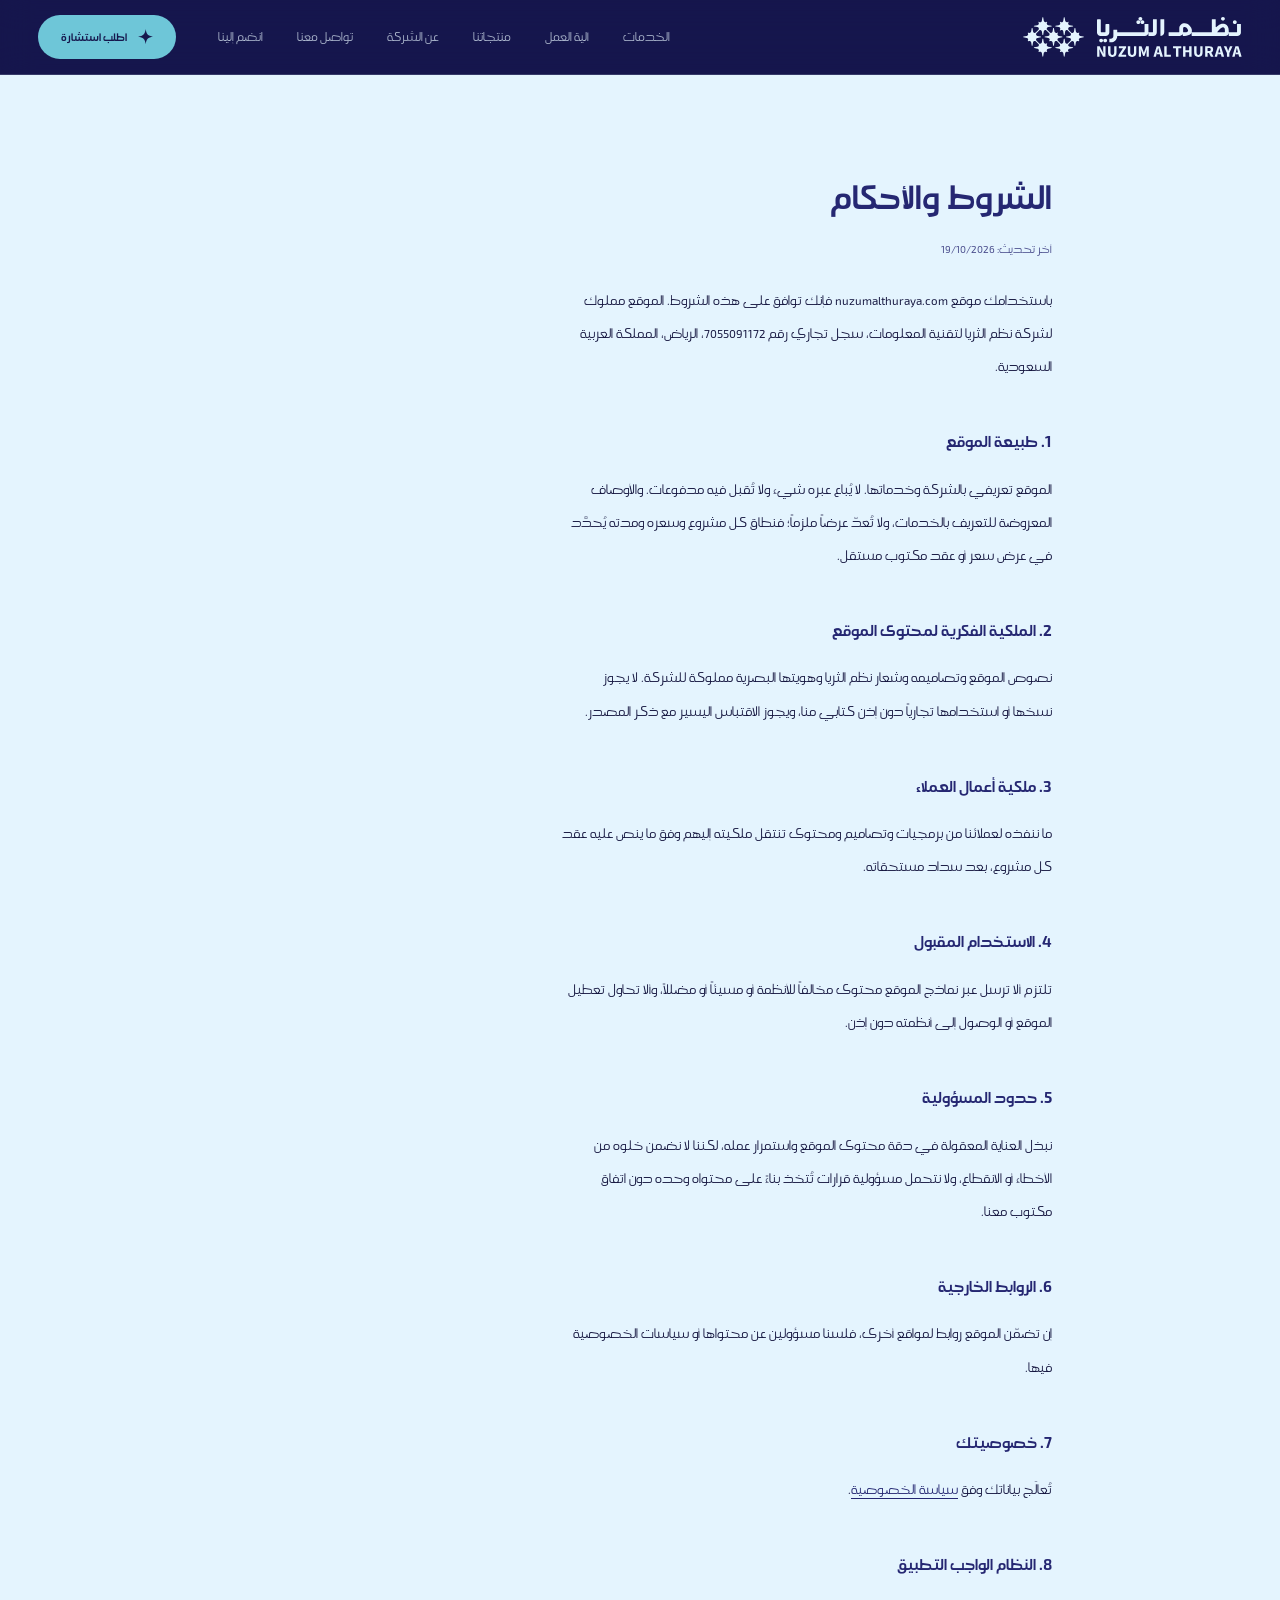
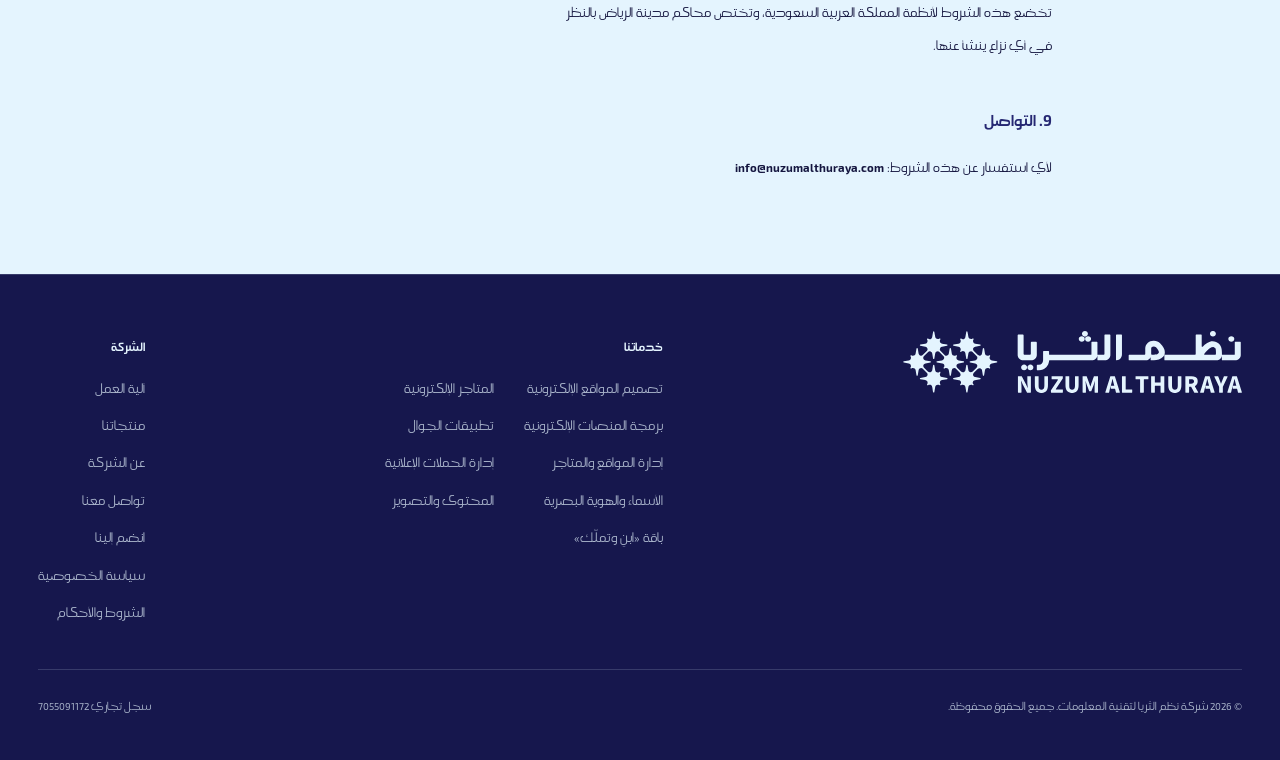
<file: terms.html>
<!doctype html>
<html lang="ar" dir="rtl">
<head>
<meta charset="utf-8">
<meta name="viewport" content="width=device-width,initial-scale=1,viewport-fit=cover">
<meta http-equiv="Content-Security-Policy" content="default-src 'self'; script-src 'self'; style-src 'self'; font-src 'self'; img-src 'self' data:; connect-src https://formspree.io; form-action https://formspree.io; object-src 'none'; base-uri 'self'">
<meta name="referrer" content="strict-origin-when-cross-origin">
<title>الشروط والأحكام | نظم الثريا</title>
<meta name="description" content="الشروط والأحكام لاستخدام موقع شركة نظم الثريا لتقنية المعلومات.">
<meta name="theme-color" content="#16174d">
<link rel="canonical" href="https://nuzumalthuraya.com/terms.html">
<meta property="og:type" content="website">
<meta property="og:site_name" content="نظم الثريا">
<meta property="og:locale" content="ar_SA">
<meta property="og:url" content="https://nuzumalthuraya.com/terms.html">
<meta property="og:title" content="الشروط والأحكام | نظم الثريا">
<meta property="og:description" content="الشروط والأحكام لاستخدام موقع شركة نظم الثريا لتقنية المعلومات.">
<meta property="og:image" content="https://nuzumalthuraya.com/og-image.png">
<meta property="og:image:width" content="1200">
<meta property="og:image:height" content="630">
<meta name="twitter:card" content="summary_large_image">
<meta name="twitter:title" content="الشروط والأحكام | نظم الثريا">
<meta name="twitter:description" content="الشروط والأحكام لاستخدام موقع شركة نظم الثريا لتقنية المعلومات.">
<meta name="twitter:image" content="https://nuzumalthuraya.com/og-image.png">
<link rel="icon" href="/favicon.ico" sizes="48x48">
<link rel="icon" href="/favicon.svg" type="image/svg+xml">
<link rel="icon" href="/favicon-96.png" type="image/png" sizes="96x96">
<link rel="icon" href="/favicon-192.png" type="image/png" sizes="192x192">
<link rel="apple-touch-icon" href="/apple-touch-icon.png">
<link rel="preload" href="/fonts/AraHamah1964-Regular.woff2" as="font" type="font/woff2" crossorigin>
<link rel="preload" href="/fonts/AraHamah1964-Bold.woff2" as="font" type="font/woff2" crossorigin>
<link rel="stylesheet" href="/style.css">
</head>
<body>
<!-- بداية الترويسة المشتركة (متطابقة حرفياً في كل الصفحات) -->
<svg width="0" height="0" class="sprite" aria-hidden="true" focusable="false">
  <defs>
    <symbol id="star" viewBox="-1 -1 2 2"><path d="M0-1C.09-.3.3-.09 1 0 .3.09.09.3 0 1-.09.3-.3.09-1 0-.3-.09-.09-.3 0-1Z"/></symbol>
    <symbol id="arrow" viewBox="0 0 24 24"><path d="M20 11H7.8l5.6-5.6L12 4 4 12l8 8 1.4-1.4L7.8 13H20z"/></symbol>
    <symbol id="logo-h" viewBox="766 649 372 68"><path fill="currentColor" d="M 868.859375 683.589844 L 863.4375 684.519531 C 861.285156 684.886719 860.253906 687.367188 861.515625 689.152344 C 861.972656 689.804688 861.175781 690.601562 860.53125 690.140625 C 860.003906 689.761719 859.40625 689.59375 858.820312 689.59375 C 857.453125 689.59375 856.148438 690.550781 855.890625 692.066406 L 854.960938 697.484375 C 854.832031 698.265625 853.703125 698.265625 853.570312 697.484375 L 852.640625 692.058594 C 852.570312 691.636719 852.417969 691.261719 852.207031 690.9375 C 851.25 689.460938 849.121094 689.351562 847.878906 690.601562 L 843.679688 694.824219 C 842.835938 695.675781 842.5625 696.984375 843.117188 698.039062 C 843.523438 698.808594 844.261719 699.40625 845.242188 699.574219 L 850.664062 700.503906 C 851.449219 700.636719 851.449219 701.761719 850.664062 701.894531 L 844.761719 702.902344 C 842.613281 703.269531 841.773438 705.914062 843.324219 707.464844 C 843.78125 708.109375 842.984375 708.90625 842.335938 708.445312 C 841.804688 708.074219 841.214844 707.898438 840.628906 707.898438 C 839.261719 707.898438 837.960938 708.855469 837.699219 710.371094 L 836.769531 715.792969 C 836.632812 716.578125 835.511719 716.578125 835.378906 715.792969 L 834.453125 710.371094 C 834.082031 708.21875 831.59375 707.1875 829.804688 708.445312 C 829.617188 708.578125 829.382812 708.625 829.167969 708.546875 C 828.96875 708.472656 828.808594 708.3125 828.734375 708.117188 C 828.652344 707.90625 828.683594 707.652344 828.816406 707.472656 C 828.851562 707.425781 828.902344 707.386719 828.941406 707.34375 C 828.980469 707.300781 829.015625 707.261719 829.054688 707.214844 C 829.125 707.128906 829.191406 707.042969 829.25 706.949219 C 829.363281 706.769531 829.457031 706.574219 829.523438 706.375 C 829.589844 706.179688 829.628906 705.976562 829.644531 705.773438 C 829.664062 705.570312 829.65625 705.363281 829.628906 705.164062 C 829.597656 704.964844 829.546875 704.769531 829.476562 704.578125 C 829.40625 704.390625 829.308594 704.210938 829.199219 704.039062 C 829.085938 703.871094 828.949219 703.714844 828.800781 703.574219 C 828.644531 703.433594 828.476562 703.308594 828.292969 703.207031 C 828.097656 703.101562 827.894531 703.023438 827.679688 702.964844 C 827.601562 702.945312 827.519531 702.929688 827.441406 702.914062 L 821.480469 701.894531 C 820.695312 701.761719 820.695312 700.636719 821.480469 700.503906 L 826.90625 699.574219 C 827.011719 699.558594 827.117188 699.53125 827.21875 699.503906 C 829.285156 698.917969 829.859375 696.230469 828.34375 694.703125 L 823.855469 690.183594 C 823.480469 689.804688 822.96875 689.59375 822.433594 689.59375 C 821.75 689.59375 821.082031 689.835938 820.550781 690.261719 C 820.019531 690.691406 819.628906 691.304688 819.503906 692.066406 L 818.574219 697.484375 C 818.441406 698.265625 817.3125 698.265625 817.183594 697.484375 L 816.253906 692.058594 C 815.886719 689.90625 813.394531 688.875 811.613281 690.140625 C 811.480469 690.238281 811.335938 690.28125 811.203125 690.28125 C 810.683594 690.28125 810.261719 689.671875 810.632812 689.152344 C 812.214844 687.648438 811.402344 684.976562 809.246094 684.609375 L 803.285156 683.589844 C 802.5 683.457031 802.5 682.328125 803.285156 682.199219 L 808.707031 681.269531 C 810.292969 680.996094 811.269531 679.570312 811.167969 678.128906 C 811.132812 677.609375 810.878906 677.136719 810.515625 676.765625 L 805.652344 671.871094 C 805.277344 671.5 804.769531 671.289062 804.234375 671.289062 C 802.867188 671.289062 801.566406 672.246094 801.304688 673.753906 L 800.378906 679.179688 C 800.246094 679.960938 799.117188 679.960938 798.984375 679.179688 L 798.058594 673.753906 C 797.816406 672.335938 796.660156 671.40625 795.386719 671.292969 C 794.710938 671.234375 794.054688 671.527344 793.578125 672.011719 L 788.808594 676.804688 C 788.414062 677.207031 788.183594 677.753906 788.183594 678.332031 C 788.183594 679.707031 789.140625 681.011719 790.65625 681.269531 L 796.082031 682.199219 C 796.863281 682.328125 796.863281 683.457031 796.082031 683.589844 L 790.65625 684.519531 C 789.683594 684.679688 788.941406 685.277344 788.539062 686.042969 C 787.972656 687.105469 788.257812 688.421875 789.105469 689.273438 L 793.246094 693.4375 C 794.734375 694.933594 797.386719 694.398438 797.976562 692.371094 C 798.007812 692.257812 798.039062 692.144531 798.058594 692.027344 L 798.984375 686.605469 C 799.117188 685.820312 800.246094 685.820312 800.378906 686.605469 L 801.304688 692.027344 C 801.671875 694.179688 804.164062 695.210938 805.949219 693.949219 C 806.082031 693.855469 806.21875 693.8125 806.351562 693.8125 C 806.871094 693.8125 807.292969 694.421875 806.929688 694.941406 C 805.671875 696.71875 806.699219 699.207031 808.851562 699.574219 L 814.277344 700.503906 C 815.058594 700.636719 815.058594 701.761719 814.277344 701.894531 L 808.851562 702.824219 C 806.71875 703.191406 805.6875 705.640625 806.898438 707.421875 C 806.984375 707.546875 807.039062 707.683594 807.039062 707.839844 C 807.039062 708.234375 806.714844 708.554688 806.3125 708.554688 C 806.195312 708.554688 806.074219 708.519531 805.96875 708.460938 C 805.914062 708.429688 805.863281 708.390625 805.8125 708.351562 C 805.757812 708.3125 805.699219 708.289062 805.640625 708.253906 C 805.191406 708.011719 804.710938 707.898438 804.242188 707.898438 C 802.867188 707.898438 801.566406 708.855469 801.304688 710.371094 L 800.378906 715.792969 C 800.246094 716.578125 799.117188 716.578125 798.984375 715.792969 C 798.984375 715.792969 798.0625 710.386719 798.058594 710.371094 C 798.007812 710.082031 797.917969 709.796875 797.785156 709.53125 C 797.660156 709.277344 797.496094 709.042969 797.304688 708.839844 C 797.117188 708.640625 796.898438 708.464844 796.664062 708.328125 C 796.429688 708.1875 796.175781 708.078125 795.917969 708.007812 C 795.652344 707.933594 795.375 707.898438 795.101562 707.898438 C 794.820312 707.90625 794.542969 707.945312 794.269531 708.027344 C 793.988281 708.117188 793.722656 708.242188 793.476562 708.40625 C 793.347656 708.488281 793.199219 708.542969 793.046875 708.542969 C 792.65625 708.542969 792.332031 708.222656 792.332031 707.824219 C 792.332031 707.734375 792.347656 707.644531 792.382812 707.5625 C 792.421875 707.476562 792.476562 707.40625 792.523438 707.332031 C 792.601562 707.207031 792.675781 707.074219 792.734375 706.933594 C 792.847656 706.675781 792.925781 706.398438 792.957031 706.113281 C 792.996094 705.84375 792.988281 705.558594 792.945312 705.289062 C 792.902344 705.019531 792.820312 704.753906 792.703125 704.503906 C 792.589844 704.257812 792.4375 704.023438 792.265625 703.8125 C 792.085938 703.601562 791.875 703.414062 791.636719 703.265625 C 791.394531 703.105469 791.125 702.980469 790.847656 702.902344 C 790.738281 702.871094 790.625 702.84375 790.511719 702.824219 L 785.085938 701.894531 C 784.300781 701.761719 784.300781 700.636719 785.085938 700.503906 L 790.511719 699.574219 C 792.101562 699.296875 793.085938 697.863281 792.96875 696.414062 C 792.925781 695.910156 792.679688 695.441406 792.320312 695.070312 L 787.457031 690.183594 C 787.082031 689.804688 786.574219 689.59375 786.042969 689.59375 C 785.355469 689.59375 784.6875 689.835938 784.164062 690.261719 C 783.632812 690.691406 783.242188 691.304688 783.109375 692.066406 L 782.1875 697.484375 C 782.046875 698.265625 780.925781 698.265625 780.789062 697.484375 L 779.867188 692.058594 C 779.5 689.917969 777.035156 688.886719 775.25 690.125 C 775.238281 690.128906 775.230469 690.136719 775.21875 690.140625 C 775.109375 690.214844 774.984375 690.25 774.84375 690.25 C 774.449219 690.25 774.128906 689.925781 774.128906 689.527344 C 774.128906 689.46875 774.132812 689.402344 774.152344 689.339844 C 774.171875 689.28125 774.195312 689.226562 774.234375 689.152344 C 774.25 689.136719 774.265625 689.109375 774.277344 689.09375 C 775.484375 687.316406 774.449219 684.878906 772.320312 684.519531 L 766.894531 683.589844 C 766.109375 683.457031 766.109375 682.328125 766.894531 682.199219 L 772.3125 681.269531 C 774.472656 680.902344 775.503906 678.414062 774.234375 676.628906 C 774.140625 676.496094 774.097656 676.351562 774.097656 676.21875 C 774.097656 675.699219 774.707031 675.277344 775.222656 675.644531 C 777.007812 676.90625 779.5 675.875 779.867188 673.722656 L 780.789062 668.296875 C 780.925781 667.515625 782.046875 667.515625 782.1875 668.296875 L 783.109375 673.722656 C 783.339844 675.035156 784.351562 675.933594 785.511719 676.140625 C 786.28125 676.285156 787.0625 675.996094 787.609375 675.441406 L 792.347656 670.679688 C 792.753906 670.277344 792.980469 669.726562 792.980469 669.140625 C 792.980469 667.769531 792.023438 666.464844 790.511719 666.207031 L 785.085938 665.277344 C 784.300781 665.144531 784.300781 664.023438 785.085938 663.886719 L 790.511719 662.957031 C 792.664062 662.589844 793.691406 660.105469 792.433594 658.324219 C 792.335938 658.191406 792.296875 658.046875 792.296875 657.914062 C 792.296875 657.394531 792.898438 656.972656 793.421875 657.339844 C 794.964844 658.882812 797.605469 658.039062 797.976562 655.886719 L 798.984375 649.992188 C 799.117188 649.207031 800.246094 649.207031 800.378906 649.992188 L 801.304688 655.417969 C 801.671875 657.570312 804.164062 658.601562 805.949219 657.335938 C 806.589844 656.875 807.386719 657.671875 806.929688 658.324219 C 806.554688 658.851562 806.382812 659.445312 806.382812 660.027344 C 806.382812 661.398438 807.339844 662.699219 808.851562 662.957031 L 814.277344 663.886719 C 815.058594 664.023438 815.058594 665.144531 814.277344 665.277344 L 808.851562 666.207031 C 807.265625 666.476562 806.289062 667.902344 806.394531 669.347656 C 806.429688 669.859375 806.683594 670.34375 807.042969 670.707031 L 811.8125 675.507812 C 812.261719 675.957031 812.882812 676.230469 813.523438 676.1875 C 814.8125 676.097656 816.011719 675.164062 816.253906 673.722656 L 817.183594 668.296875 C 817.3125 667.515625 818.441406 667.515625 818.574219 668.296875 L 819.503906 673.722656 C 819.871094 675.875 822.359375 676.90625 824.136719 675.644531 C 824.269531 675.546875 824.414062 675.507812 824.546875 675.507812 C 825.066406 675.507812 825.488281 676.117188 825.125 676.628906 C 824.753906 677.160156 824.578125 677.753906 824.578125 678.332031 C 824.578125 679.707031 825.535156 681.011719 827.050781 681.269531 L 832.46875 682.199219 C 833.253906 682.328125 833.253906 683.457031 832.46875 683.589844 L 827.042969 684.519531 C 826.078125 684.679688 825.335938 685.277344 824.925781 686.042969 C 824.367188 687.105469 824.644531 688.417969 825.488281 689.269531 L 829.640625 693.445312 C 831.140625 694.957031 833.8125 694.386719 834.382812 692.335938 C 834.410156 692.234375 834.433594 692.128906 834.453125 692.027344 L 835.378906 686.605469 C 835.511719 685.820312 836.632812 685.820312 836.769531 686.605469 L 837.699219 692.027344 C 837.777344 692.5 837.960938 692.914062 838.210938 693.265625 C 839.207031 694.644531 841.265625 694.6875 842.46875 693.480469 L 846.648438 689.273438 C 847.496094 688.417969 847.777344 687.105469 847.214844 686.042969 C 846.808594 685.277344 846.066406 684.679688 845.09375 684.519531 L 839.671875 683.589844 C 838.886719 683.457031 838.886719 682.328125 839.671875 682.199219 L 845.09375 681.269531 C 846.6875 680.996094 847.664062 679.570312 847.554688 678.121094 C 847.519531 677.605469 847.265625 677.128906 846.898438 676.761719 L 842.039062 671.871094 C 841.667969 671.5 841.160156 671.289062 840.625 671.289062 C 839.253906 671.289062 837.960938 672.246094 837.699219 673.753906 L 836.769531 679.179688 C 836.632812 679.960938 835.511719 679.960938 835.378906 679.179688 L 834.359375 673.21875 C 833.992188 671.058594 831.316406 670.246094 829.804688 671.835938 C 829.160156 672.292969 828.363281 671.5 828.828125 670.847656 C 830.085938 669.0625 829.054688 666.574219 826.90625 666.207031 L 821.480469 665.277344 C 820.695312 665.144531 820.695312 664.023438 821.480469 663.886719 L 826.90625 662.957031 C 829.054688 662.589844 830.085938 660.105469 828.820312 658.324219 C 828.722656 658.191406 828.683594 658.046875 828.683594 657.914062 C 828.683594 657.394531 829.292969 656.972656 829.808594 657.339844 C 831.351562 658.882812 834 658.046875 834.375 655.886719 L 835.378906 649.992188 C 835.511719 649.207031 836.632812 649.207031 836.769531 649.992188 L 837.699219 655.417969 C 838.066406 657.570312 840.550781 658.601562 842.335938 657.335938 C 842.984375 656.875 843.78125 657.671875 843.316406 658.324219 C 842.058594 660.105469 843.089844 662.589844 845.242188 662.957031 L 850.664062 663.886719 C 851.449219 664.023438 851.449219 665.144531 850.664062 665.277344 L 845.242188 666.207031 C 844.277344 666.371094 843.535156 666.964844 843.125 667.730469 C 842.558594 668.792969 842.839844 670.105469 843.683594 670.960938 L 847.875 675.175781 C 849.074219 676.378906 851.132812 676.339844 852.128906 674.957031 C 852.382812 674.609375 852.5625 674.195312 852.640625 673.722656 L 853.570312 668.296875 C 853.703125 667.515625 854.832031 667.515625 854.960938 668.296875 L 855.890625 673.722656 C 856.257812 675.875 858.75 676.90625 860.53125 675.644531 C 860.664062 675.546875 860.800781 675.507812 860.933594 675.507812 C 861.453125 675.507812 861.875 676.117188 861.515625 676.628906 C 861.140625 677.160156 860.964844 677.753906 860.964844 678.332031 C 860.964844 679.707031 861.925781 681.011719 863.4375 681.269531 L 868.859375 682.199219 C 869.644531 682.328125 869.644531 683.457031 868.859375 683.589844 "/><path fill="currentColor" d="M 911.625 660.808594 C 912.253906 660.808594 912.765625 661.292969 912.765625 661.890625 L 912.765625 675.285156 C 912.765625 676.953125 912.136719 678.339844 910.886719 679.460938 C 909.632812 680.578125 908.160156 681.140625 906.472656 681.140625 L 897.996094 681.140625 C 896.3125 681.140625 894.855469 680.578125 893.617188 679.460938 C 892.382812 678.339844 891.765625 676.953125 891.765625 675.285156 L 891.765625 653.957031 C 891.765625 653.363281 892.273438 652.878906 892.902344 652.878906 L 897.136719 652.878906 C 897.769531 652.878906 898.277344 653.363281 898.277344 653.957031 L 898.277344 673.886719 C 898.277344 674.484375 898.789062 674.964844 899.417969 674.964844 L 905.058594 674.964844 C 905.6875 674.964844 906.195312 674.484375 906.195312 673.886719 L 906.195312 661.890625 C 906.195312 661.292969 906.707031 660.808594 907.339844 660.808594 Z M 911.625 660.808594 "/><path fill="currentColor" d="M 993.457031 653.503906 L 993.457031 675.289062 C 993.457031 676.945312 992.839844 678.347656 991.605469 679.464844 C 990.375 680.582031 988.910156 681.144531 987.226562 681.144531 L 979.917969 681.144531 C 979.546875 681.144531 979.25 680.863281 979.25 680.503906 L 979.25 675.289062 C 979.25 676.945312 978.636719 678.347656 977.375 679.464844 C 976.117188 680.582031 974.652344 681.144531 972.972656 681.144531 L 926.820312 681.144531 C 926.488281 681.144531 926.203125 681.402344 926.191406 681.722656 C 926.0625 684.394531 925.023438 686.734375 923.097656 688.777344 C 921.015625 690.957031 918.34375 692.050781 915.09375 692.050781 L 913.398438 692.050781 C 913.050781 692.050781 912.769531 691.78125 912.769531 691.445312 L 912.769531 686.527344 C 912.769531 686.195312 913.050781 685.925781 913.398438 685.925781 L 915.09375 685.925781 C 916.402344 685.925781 917.484375 685.488281 918.34375 684.625 C 919.203125 683.753906 919.640625 682.585938 919.640625 681.144531 L 919.640625 671.472656 C 919.640625 671.140625 919.925781 670.871094 920.269531 670.871094 L 925.574219 670.871094 C 925.921875 670.871094 926.203125 671.140625 926.203125 671.472656 L 926.203125 674.363281 C 926.203125 674.699219 926.488281 674.96875 926.847656 674.96875 L 972.058594 674.96875 C 972.40625 674.96875 972.6875 674.699219 972.6875 674.375 L 972.6875 661.402344 C 972.6875 661.070312 972.972656 660.8125 973.304688 660.8125 L 978.636719 660.8125 C 978.96875 660.8125 979.25 661.070312 979.25 661.402344 L 979.25 674.96875 L 986.277344 674.96875 C 986.648438 674.96875 986.945312 674.683594 986.945312 674.339844 L 986.945312 653.503906 C 986.945312 653.15625 987.242188 652.875 987.613281 652.875 L 992.789062 652.875 C 993.160156 652.875 993.457031 653.15625 993.457031 653.503906 "/><path fill="currentColor" d="M 999.636719 653.488281 L 999.636719 680.503906 C 999.636719 680.863281 999.960938 681.140625 1000.335938 681.113281 C 1002.128906 680.988281 1003.515625 680.355469 1004.492188 679.222656 C 1005.601562 677.941406 1006.152344 676.382812 1006.152344 674.539062 L 1006.152344 653.488281 C 1006.152344 653.152344 1005.863281 652.878906 1005.507812 652.878906 L 1000.28125 652.878906 C 999.925781 652.878906 999.636719 653.152344 999.636719 653.488281 "/><path fill="currentColor" d="M 1109.222656 674.351562 C 1109.222656 674.683594 1108.925781 674.96875 1108.570312 674.96875 L 1096.671875 674.96875 C 1096.339844 674.96875 1096.148438 674.609375 1096.339844 674.339844 C 1098.714844 671.308594 1100.757812 669.199219 1102.464844 668.019531 C 1104.277344 666.761719 1105.78125 666.324219 1106.988281 666.722656 C 1107.617188 666.964844 1108.144531 667.414062 1108.582031 668.046875 C 1109.019531 668.6875 1109.222656 669.921875 1109.222656 671.769531 Z M 1045.515625 674.003906 C 1044.71875 674.644531 1043.304688 674.96875 1041.238281 674.96875 L 1038.863281 674.96875 C 1038.5 674.96875 1038.207031 674.683594 1038.207031 674.351562 L 1038.207031 668.261719 C 1038.207031 667.441406 1038.453125 666.863281 1038.941406 666.503906 C 1039.425781 666.117188 1040.121094 665.925781 1041.042969 665.925781 C 1041.957031 665.925781 1042.765625 666.257812 1043.488281 666.925781 C 1044.796875 668.238281 1045.65625 669.355469 1046.066406 670.253906 C 1046.480469 671.167969 1046.683594 671.820312 1046.683594 672.257812 C 1046.683594 672.785156 1046.296875 673.363281 1045.515625 674.003906 M 1135.824219 660.8125 L 1130.53125 660.8125 C 1130.171875 660.8125 1129.890625 661.082031 1129.890625 661.402344 L 1129.890625 674.363281 C 1129.890625 674.699219 1129.609375 674.96875 1129.257812 674.96875 L 1115.851562 674.96875 L 1115.746094 671.667969 C 1115.695312 669.214844 1115.183594 667.042969 1114.195312 665.140625 C 1113.203125 663.253906 1111.601562 661.855469 1109.390625 660.96875 C 1106.960938 660.121094 1104.703125 660.03125 1102.632812 660.734375 C 1100.550781 661.417969 1098.625 662.574219 1096.839844 664.164062 C 1096.121094 664.808594 1095.429688 665.476562 1094.761719 666.183594 C 1094.347656 666.605469 1093.617188 666.335938 1093.617188 665.769531 L 1093.617188 653.492188 C 1093.617188 653.15625 1093.324219 652.875 1092.960938 652.875 L 1087.695312 652.875 C 1087.335938 652.875 1087.039062 653.15625 1087.039062 653.492188 L 1087.039062 674.351562 C 1087.039062 674.683594 1086.746094 674.96875 1086.386719 674.96875 L 1052.757812 674.96875 C 1053.054688 674.132812 1053.195312 673.207031 1053.195312 672.191406 C 1053.195312 669.148438 1051.527344 665.988281 1048.199219 662.726562 C 1046.296875 660.8125 1043.972656 659.800781 1041.238281 659.683594 C 1038.515625 659.582031 1036.203125 660.375 1034.339844 662.085938 C 1032.570312 663.652344 1031.695312 665.667969 1031.695312 668.148438 L 1031.695312 674.351562 C 1031.695312 674.683594 1031.398438 674.96875 1031.039062 674.96875 L 1014.175781 674.96875 C 1013.816406 674.96875 1013.535156 675.238281 1013.535156 675.585938 L 1013.535156 680.515625 C 1013.535156 680.863281 1013.816406 681.144531 1014.175781 681.144531 L 1031.914062 681.144531 C 1033.261719 681.144531 1034.429688 680.824219 1035.394531 680.207031 C 1036.371094 679.59375 1037.101562 678.78125 1037.589844 677.78125 L 1037.589844 680.515625 C 1037.589844 680.863281 1037.886719 681.144531 1038.246094 681.144531 L 1041.238281 681.144531 C 1042.996094 681.144531 1044.808594 680.835938 1046.660156 680.234375 C 1048.507812 679.628906 1050.0625 678.667969 1051.320312 677.355469 C 1051.925781 676.726562 1052.375 675.996094 1052.683594 675.171875 L 1052.683594 680.542969 C 1052.683594 680.875 1052.964844 681.144531 1053.3125 681.144531 L 1109.621094 681.144531 C 1111.34375 681.144531 1112.820312 680.554688 1114.050781 679.410156 C 1114.976562 678.550781 1115.542969 677.550781 1115.746094 676.40625 L 1115.746094 680.515625 C 1115.746094 680.863281 1116.042969 681.144531 1116.402344 681.144531 L 1130.171875 681.144531 C 1131.867188 681.144531 1133.332031 680.582031 1134.578125 679.464844 C 1135.398438 678.730469 1135.953125 677.882812 1136.234375 676.921875 C 1136.390625 676.40625 1136.464844 675.867188 1136.464844 675.289062 L 1136.464844 661.402344 C 1136.464844 661.082031 1136.183594 660.8125 1135.824219 660.8125 "/><path fill="currentColor" d="M 1108.59375 650.308594 C 1108.484375 650.160156 1108.359375 650.023438 1108.214844 649.886719 C 1107.578125 649.285156 1106.808594 648.984375 1105.914062 648.984375 C 1105.015625 648.984375 1104.246094 649.285156 1103.609375 649.886719 C 1103.464844 650.023438 1103.339844 650.160156 1103.230469 650.308594 C 1102.847656 650.820312 1102.65625 651.402344 1102.65625 652.066406 C 1102.65625 652.921875 1102.972656 653.644531 1103.609375 654.253906 C 1104.246094 654.851562 1105.015625 655.15625 1105.914062 655.15625 C 1106.808594 655.15625 1107.578125 654.851562 1108.214844 654.253906 C 1108.851562 653.644531 1109.167969 652.921875 1109.167969 652.066406 C 1109.167969 651.402344 1108.976562 650.820312 1108.59375 650.308594 "/><path fill="currentColor" d="M 964.734375 655.964844 C 964.628906 655.816406 964.503906 655.679688 964.355469 655.542969 C 963.71875 654.941406 962.953125 654.640625 962.058594 654.640625 C 961.15625 654.640625 960.386719 654.941406 959.753906 655.542969 C 959.609375 655.679688 959.480469 655.816406 959.375 655.964844 C 958.992188 656.476562 958.796875 657.058594 958.796875 657.722656 C 958.796875 658.578125 959.117188 659.296875 959.753906 659.90625 C 960.386719 660.503906 961.15625 660.8125 962.058594 660.8125 C 962.953125 660.8125 963.71875 660.503906 964.355469 659.90625 C 964.996094 659.296875 965.3125 658.578125 965.3125 657.722656 C 965.3125 657.058594 965.121094 656.476562 964.734375 655.964844 "/><path fill="currentColor" d="M 971.671875 655.964844 C 971.5625 655.816406 971.4375 655.679688 971.292969 655.542969 C 970.65625 654.941406 969.890625 654.640625 968.992188 654.640625 C 968.09375 654.640625 967.324219 654.941406 966.6875 655.542969 C 966.542969 655.679688 966.417969 655.816406 966.308594 655.964844 C 965.925781 656.476562 965.734375 657.058594 965.734375 657.722656 C 965.734375 658.578125 966.050781 659.296875 966.6875 659.90625 C 967.324219 660.503906 968.09375 660.8125 968.992188 660.8125 C 969.890625 660.8125 970.65625 660.503906 971.292969 659.90625 C 971.929688 659.296875 972.246094 658.578125 972.246094 657.722656 C 972.246094 657.058594 972.054688 656.476562 971.671875 655.964844 "/><path fill="currentColor" d="M 968.234375 650.359375 C 968.125 650.210938 968 650.074219 967.855469 649.9375 C 967.21875 649.335938 966.449219 649.035156 965.554688 649.035156 C 964.65625 649.035156 963.886719 649.335938 963.25 649.9375 C 963.105469 650.074219 962.980469 650.210938 962.871094 650.359375 C 962.488281 650.871094 962.296875 651.453125 962.296875 652.117188 C 962.296875 652.972656 962.613281 653.695312 963.25 654.304688 C 963.886719 654.902344 964.65625 655.207031 965.554688 655.207031 C 966.449219 655.207031 967.21875 654.902344 967.855469 654.304688 C 968.492188 653.695312 968.808594 652.972656 968.808594 652.117188 C 968.808594 651.453125 968.617188 650.871094 968.234375 650.359375 "/><path fill="currentColor" d="M 901.496094 687.199219 C 901.386719 687.050781 901.261719 686.914062 901.117188 686.777344 C 900.480469 686.175781 899.714844 685.875 898.816406 685.875 C 897.917969 685.875 897.148438 686.175781 896.511719 686.777344 C 896.367188 686.914062 896.242188 687.050781 896.136719 687.199219 C 895.75 687.710938 895.558594 688.292969 895.558594 688.957031 C 895.558594 689.8125 895.875 690.535156 896.511719 691.144531 C 897.148438 691.738281 897.917969 692.046875 898.816406 692.046875 C 899.714844 692.046875 900.480469 691.738281 901.117188 691.144531 C 901.753906 690.535156 902.070312 689.8125 902.070312 688.957031 C 902.070312 688.292969 901.878906 687.710938 901.496094 687.199219 "/><path fill="currentColor" d="M 908.429688 687.199219 C 908.324219 687.050781 908.199219 686.914062 908.054688 686.777344 C 907.417969 686.175781 906.648438 685.875 905.753906 685.875 C 904.855469 685.875 904.085938 686.175781 903.449219 686.777344 C 903.304688 686.914062 903.179688 687.050781 903.070312 687.199219 C 902.6875 687.710938 902.496094 688.292969 902.496094 688.957031 C 902.496094 689.8125 902.8125 690.535156 903.449219 691.144531 C 904.085938 691.738281 904.855469 692.046875 905.753906 692.046875 C 906.648438 692.046875 907.417969 691.738281 908.054688 691.144531 C 908.691406 690.535156 909.007812 689.8125 909.007812 688.957031 C 909.007812 688.292969 908.816406 687.710938 908.429688 687.199219 "/><path fill="currentColor" d="M 1128.941406 656.230469 C 1128.796875 655.988281 1128.609375 655.761719 1128.378906 655.542969 C 1127.746094 654.941406 1126.976562 654.640625 1126.078125 654.640625 C 1125.179688 654.640625 1124.414062 654.941406 1123.777344 655.542969 C 1123.546875 655.761719 1123.363281 655.988281 1123.21875 656.230469 C 1122.953125 656.679688 1122.820312 657.175781 1122.820312 657.722656 C 1122.820312 658.578125 1123.140625 659.304688 1123.777344 659.90625 C 1124.414062 660.511719 1125.179688 660.8125 1126.078125 660.8125 C 1126.976562 660.8125 1127.746094 660.511719 1128.378906 659.90625 C 1129.015625 659.304688 1129.335938 658.578125 1129.335938 657.722656 C 1129.335938 657.175781 1129.203125 656.679688 1128.941406 656.230469 "/><path fill="currentColor" d="M 902.796875 698.558594 C 902.5625 698.558594 902.371094 698.75 902.371094 698.984375 L 902.371094 704.949219 C 902.371094 706.027344 902.441406 707.15625 902.570312 708.339844 C 902.703125 709.535156 902.808594 710.601562 902.871094 711.574219 L 902.769531 711.574219 L 901 707.578125 C 900.996094 707.570312 900.992188 707.558594 900.988281 707.550781 L 896.378906 698.789062 C 896.308594 698.648438 896.160156 698.558594 896.003906 698.558594 L 892.492188 698.558594 C 892.257812 698.558594 892.066406 698.75 892.066406 698.984375 L 892.066406 716.261719 C 892.066406 716.496094 892.257812 716.6875 892.492188 716.6875 L 895.53125 716.6875 C 895.769531 716.6875 895.957031 716.496094 895.957031 716.261719 L 895.957031 710.261719 C 895.957031 709.183594 895.894531 708.078125 895.777344 706.921875 C 895.65625 705.777344 895.550781 704.699219 895.457031 703.699219 L 895.566406 703.699219 L 897.332031 707.632812 C 897.335938 707.640625 897.339844 707.648438 897.34375 707.65625 L 901.953125 716.460938 C 902.027344 716.601562 902.167969 716.6875 902.328125 716.6875 L 905.851562 716.6875 C 906.085938 716.6875 906.277344 716.496094 906.277344 716.261719 L 906.277344 698.984375 C 906.277344 698.75 906.085938 698.558594 905.851562 698.558594 Z M 902.796875 698.558594 "/><path fill="currentColor" d="M 933.6875 712.601562 L 941.214844 701.136719 C 941.261719 701.066406 941.285156 700.988281 941.285156 700.90625 L 941.285156 698.976562 C 941.285156 698.746094 941.097656 698.558594 940.871094 698.558594 L 929.410156 698.558594 C 929.179688 698.558594 928.992188 698.746094 928.992188 698.976562 L 928.992188 701.589844 C 928.992188 701.820312 929.179688 702.003906 929.410156 702.003906 L 935.484375 702.003906 C 935.8125 702.003906 936.007812 702.371094 935.828125 702.644531 L 928.3125 714.113281 C 928.265625 714.179688 928.246094 714.257812 928.246094 714.339844 L 928.246094 716.273438 C 928.246094 716.503906 928.429688 716.6875 928.660156 716.6875 L 940.949219 716.6875 C 941.175781 716.6875 941.363281 716.503906 941.363281 716.273438 L 941.363281 713.65625 C 941.363281 713.429688 941.175781 713.242188 940.949219 713.242188 L 934.035156 713.242188 C 933.703125 713.242188 933.503906 712.878906 933.6875 712.601562 "/><path fill="currentColor" d="M 975.714844 698.558594 C 975.539062 698.558594 975.386719 698.671875 975.324219 698.835938 L 972.558594 706.617188 C 972.375 707.144531 972.203125 707.683594 972.042969 708.261719 C 971.886719 708.839844 971.71875 709.40625 971.53125 709.957031 L 971.429688 709.957031 C 971.242188 709.40625 971.058594 708.839844 970.890625 708.261719 C 970.730469 707.683594 970.546875 707.144531 970.363281 706.617188 L 967.542969 698.832031 C 967.484375 698.667969 967.328125 698.558594 967.152344 698.558594 L 963.386719 698.558594 C 963.160156 698.558594 962.976562 698.746094 962.976562 698.972656 L 962.976562 716.273438 C 962.976562 716.503906 963.160156 716.6875 963.386719 716.6875 L 966.230469 716.6875 C 966.457031 716.6875 966.644531 716.503906 966.644531 716.273438 L 966.644531 710.035156 C 966.644531 709.15625 966.578125 708.117188 966.445312 706.933594 C 966.3125 705.765625 966.207031 704.738281 966.117188 703.871094 L 966.222656 703.871094 L 967.667969 708.183594 L 970.15625 714.828125 C 970.21875 714.988281 970.371094 715.097656 970.542969 715.097656 L 972.21875 715.097656 C 972.390625 715.097656 972.546875 714.988281 972.605469 714.828125 L 975.097656 708.183594 L 976.570312 703.871094 L 976.671875 703.871094 C 976.582031 704.738281 976.476562 705.765625 976.34375 706.933594 C 976.210938 708.117188 976.148438 709.15625 976.148438 710.035156 L 976.148438 716.273438 C 976.148438 716.503906 976.332031 716.6875 976.558594 716.6875 L 979.46875 716.6875 C 979.695312 716.6875 979.878906 716.503906 979.878906 716.273438 L 979.878906 698.972656 C 979.878906 698.746094 979.695312 698.558594 979.46875 698.558594 Z M 975.714844 698.558594 "/><path fill="currentColor" d="M 1010.246094 712.839844 L 1010.246094 698.964844 C 1010.246094 698.742188 1010.066406 698.558594 1009.84375 698.558594 L 1006.5625 698.558594 C 1006.339844 698.558594 1006.15625 698.742188 1006.15625 698.964844 L 1006.15625 716.285156 C 1006.15625 716.507812 1006.339844 716.6875 1006.5625 716.6875 L 1017.007812 716.6875 C 1017.230469 716.6875 1017.410156 716.507812 1017.410156 716.285156 L 1017.410156 713.648438 C 1017.410156 713.425781 1017.230469 713.242188 1017.007812 713.242188 L 1010.648438 713.242188 C 1010.429688 713.242188 1010.246094 713.0625 1010.246094 712.839844 "/><path fill="currentColor" d="M 1021.066406 698.972656 L 1021.066406 701.59375 C 1021.066406 701.820312 1021.25 702.003906 1021.476562 702.003906 L 1025.636719 702.003906 C 1025.863281 702.003906 1026.046875 702.1875 1026.046875 702.414062 L 1026.046875 716.277344 C 1026.046875 716.503906 1026.230469 716.6875 1026.460938 716.6875 L 1029.75 716.6875 C 1029.976562 716.6875 1030.164062 716.503906 1030.164062 716.277344 L 1030.164062 702.414062 C 1030.164062 702.1875 1030.34375 702.003906 1030.574219 702.003906 L 1034.71875 702.003906 C 1034.949219 702.003906 1035.128906 701.820312 1035.128906 701.59375 L 1035.128906 698.972656 C 1035.128906 698.746094 1034.949219 698.558594 1034.71875 698.558594 L 1021.476562 698.558594 C 1021.25 698.558594 1021.066406 698.746094 1021.066406 698.972656 "/><path fill="currentColor" d="M 1048.488281 698.96875 L 1048.488281 705.132812 C 1048.488281 705.359375 1048.304688 705.539062 1048.082031 705.539062 L 1042.636719 705.539062 C 1042.414062 705.539062 1042.230469 705.359375 1042.230469 705.132812 L 1042.230469 698.96875 C 1042.230469 698.742188 1042.046875 698.558594 1041.824219 698.558594 L 1038.550781 698.558594 C 1038.324219 698.558594 1038.140625 698.742188 1038.140625 698.96875 L 1038.140625 716.28125 C 1038.140625 716.503906 1038.324219 716.6875 1038.550781 716.6875 L 1041.824219 716.6875 C 1042.046875 716.6875 1042.230469 716.503906 1042.230469 716.28125 L 1042.230469 709.523438 C 1042.230469 709.296875 1042.414062 709.117188 1042.636719 709.117188 L 1048.082031 709.117188 C 1048.304688 709.117188 1048.488281 709.296875 1048.488281 709.523438 L 1048.488281 716.28125 C 1048.488281 716.503906 1048.671875 716.6875 1048.894531 716.6875 L 1052.195312 716.6875 C 1052.421875 716.6875 1052.601562 716.503906 1052.601562 716.28125 L 1052.601562 698.96875 C 1052.601562 698.742188 1052.421875 698.558594 1052.195312 698.558594 L 1048.894531 698.558594 C 1048.671875 698.558594 1048.488281 698.742188 1048.488281 698.96875 "/><path fill="currentColor" d="M 1067.796875 698.558594 C 1067.570312 698.558594 1067.390625 698.742188 1067.390625 698.964844 L 1067.390625 708.707031 C 1067.390625 710.484375 1067.113281 711.730469 1066.5625 712.429688 C 1065.996094 713.140625 1065.207031 713.492188 1064.195312 713.492188 C 1063.171875 713.492188 1062.394531 713.140625 1061.855469 712.429688 C 1061.316406 711.730469 1061.054688 710.484375 1061.054688 708.707031 L 1061.054688 698.964844 C 1061.054688 698.742188 1060.871094 698.558594 1060.648438 698.558594 L 1057.34375 698.558594 C 1057.121094 698.558594 1056.941406 698.742188 1056.941406 698.964844 L 1056.941406 708.289062 C 1056.941406 711.324219 1057.558594 713.546875 1058.792969 714.9375 C 1060.042969 716.320312 1061.84375 717.015625 1064.195312 717.015625 C 1066.523438 717.015625 1068.3125 716.320312 1069.519531 714.9375 C 1070.730469 713.546875 1071.332031 711.324219 1071.332031 708.289062 L 1071.332031 698.964844 C 1071.332031 698.742188 1071.152344 698.558594 1070.929688 698.558594 Z M 1067.796875 698.558594 "/><path fill="currentColor" d="M 955.066406 698.558594 C 954.839844 698.558594 954.660156 698.742188 954.660156 698.964844 L 954.660156 708.707031 C 954.660156 710.484375 954.382812 711.730469 953.832031 712.429688 C 953.265625 713.140625 952.476562 713.492188 951.464844 713.492188 C 950.441406 713.492188 949.667969 713.140625 949.125 712.429688 C 948.585938 711.730469 948.324219 710.484375 948.324219 708.707031 L 948.324219 698.964844 C 948.324219 698.742188 948.140625 698.558594 947.917969 698.558594 L 944.617188 698.558594 C 944.390625 698.558594 944.210938 698.742188 944.210938 698.964844 L 944.210938 708.289062 C 944.210938 711.324219 944.828125 713.546875 946.0625 714.9375 C 947.3125 716.320312 949.113281 717.015625 951.464844 717.015625 C 953.792969 717.015625 955.582031 716.320312 956.789062 714.9375 C 958 713.546875 958.605469 711.324219 958.605469 708.289062 L 958.605469 698.964844 C 958.605469 698.742188 958.421875 698.558594 958.199219 698.558594 Z M 955.066406 698.558594 "/><path fill="currentColor" d="M 921.464844 698.558594 C 921.242188 698.558594 921.0625 698.742188 921.0625 698.964844 L 921.0625 708.707031 C 921.0625 710.484375 920.785156 711.730469 920.234375 712.429688 C 919.667969 713.140625 918.878906 713.492188 917.867188 713.492188 C 916.839844 713.492188 916.066406 713.140625 915.527344 712.429688 C 914.988281 711.730469 914.722656 710.484375 914.722656 708.707031 L 914.722656 698.964844 C 914.722656 698.742188 914.542969 698.558594 914.320312 698.558594 L 911.015625 698.558594 C 910.789062 698.558594 910.609375 698.742188 910.609375 698.964844 L 910.609375 708.289062 C 910.609375 711.324219 911.226562 713.546875 912.460938 714.9375 C 913.710938 716.320312 915.511719 717.015625 917.867188 717.015625 C 920.191406 717.015625 921.980469 716.320312 923.191406 714.9375 C 924.398438 713.546875 925.003906 711.324219 925.003906 708.289062 L 925.003906 698.964844 C 925.003906 698.742188 924.820312 698.558594 924.597656 698.558594 Z M 921.464844 698.558594 "/><path fill="currentColor" d="M 1081.902344 706.894531 L 1080.171875 706.894531 C 1079.960938 706.894531 1079.789062 706.722656 1079.789062 706.507812 L 1079.789062 702.195312 C 1079.789062 701.980469 1079.960938 701.808594 1080.171875 701.808594 L 1081.902344 701.808594 C 1082.980469 701.808594 1083.796875 701.992188 1084.363281 702.332031 C 1084.925781 702.6875 1085.214844 703.304688 1085.214844 704.199219 C 1085.214844 706 1084.109375 706.894531 1081.902344 706.894531 M 1086.1875 709.777344 C 1086.082031 709.589844 1086.15625 709.355469 1086.347656 709.25 C 1087.148438 708.816406 1087.816406 708.230469 1088.332031 707.484375 C 1088.921875 706.632812 1089.226562 705.539062 1089.226562 704.199219 C 1089.226562 702.042969 1088.542969 700.570312 1087.175781 699.769531 C 1085.808594 698.953125 1084.164062 698.558594 1082.230469 698.558594 L 1076.085938 698.558594 C 1075.871094 698.558594 1075.699219 698.734375 1075.699219 698.945312 L 1075.699219 716.300781 C 1075.699219 716.515625 1075.871094 716.6875 1076.085938 716.6875 L 1079.398438 716.6875 C 1079.613281 716.6875 1079.789062 716.515625 1079.789062 716.300781 L 1079.789062 710.539062 C 1079.789062 710.328125 1079.960938 710.15625 1080.171875 710.15625 L 1081.816406 710.15625 C 1081.960938 710.15625 1082.089844 710.234375 1082.15625 710.359375 L 1085.410156 716.484375 C 1085.476562 716.609375 1085.605469 716.6875 1085.75 716.6875 L 1089.441406 716.6875 C 1089.738281 716.6875 1089.925781 716.367188 1089.78125 716.113281 Z M 1086.1875 709.777344 "/><path fill="currentColor" d="M 1101.996094 698.558594 L 1097.671875 698.558594 C 1097.496094 698.558594 1097.339844 698.675781 1097.285156 698.84375 L 1091.859375 716.164062 C 1091.777344 716.421875 1091.972656 716.6875 1092.246094 716.6875 L 1095.5625 716.6875 C 1095.75 716.6875 1095.910156 716.5625 1095.957031 716.386719 L 1096.441406 714.492188 C 1096.441406 714.492188 1097.546875 710.246094 1097.820312 709.183594 L 1098.269531 707.511719 C 1098.519531 706.605469 1098.769531 705.644531 1099.007812 704.632812 C 1099.230469 703.621094 1099.453125 702.636719 1099.675781 701.675781 L 1099.796875 701.675781 C 1100.03125 702.609375 1100.28125 703.59375 1100.515625 704.621094 C 1100.753906 705.632812 1101.003906 706.605469 1101.265625 707.511719 L 1101.6875 709.183594 L 1097.820312 709.183594 L 1097.820312 711.972656 C 1097.820312 712.195312 1098.003906 712.375 1098.226562 712.375 L 1102.203125 712.375 C 1102.386719 712.375 1102.546875 712.5 1102.59375 712.679688 L 1103.554688 716.386719 C 1103.601562 716.5625 1103.761719 716.6875 1103.945312 716.6875 L 1107.421875 716.6875 C 1107.695312 716.6875 1107.890625 716.421875 1107.808594 716.164062 L 1102.382812 698.84375 C 1102.328125 698.675781 1102.171875 698.558594 1101.996094 698.558594 "/><path fill="currentColor" d="M 998.039062 698.558594 L 993.71875 698.558594 C 993.539062 698.558594 993.386719 698.675781 993.332031 698.84375 L 987.90625 716.164062 C 987.824219 716.421875 988.019531 716.6875 988.289062 716.6875 L 991.609375 716.6875 C 991.792969 716.6875 991.953125 716.5625 992 716.386719 L 992.488281 714.492188 C 992.488281 714.492188 993.59375 710.246094 993.867188 709.183594 L 994.3125 707.511719 C 994.5625 706.605469 994.8125 705.644531 995.050781 704.632812 C 995.273438 703.621094 995.496094 702.636719 995.722656 701.675781 L 995.839844 701.675781 C 996.074219 702.609375 996.324219 703.59375 996.5625 704.621094 C 996.800781 705.632812 997.050781 706.605469 997.3125 707.511719 L 997.730469 709.183594 L 993.867188 709.183594 L 993.867188 711.972656 C 993.867188 712.195312 994.046875 712.375 994.269531 712.375 L 998.246094 712.375 C 998.433594 712.375 998.59375 712.5 998.640625 712.679688 L 999.597656 716.386719 C 999.644531 716.5625 999.808594 716.6875 999.988281 716.6875 L 1003.46875 716.6875 C 1003.738281 716.6875 1003.933594 716.421875 1003.851562 716.164062 L 998.425781 698.84375 C 998.371094 698.675781 998.21875 698.558594 998.039062 698.558594 "/><path fill="currentColor" d="M 1131.863281 698.558594 L 1127.539062 698.558594 C 1127.363281 698.558594 1127.207031 698.675781 1127.15625 698.84375 L 1121.726562 716.164062 C 1121.644531 716.421875 1121.839844 716.6875 1122.113281 716.6875 L 1125.429688 716.6875 C 1125.617188 716.6875 1125.777344 716.5625 1125.824219 716.386719 L 1126.308594 714.492188 C 1126.308594 714.492188 1127.414062 710.246094 1127.6875 709.183594 L 1128.136719 707.511719 C 1128.386719 706.605469 1128.636719 705.644531 1128.871094 704.632812 C 1129.09375 703.621094 1129.320312 702.636719 1129.542969 701.675781 L 1129.660156 701.675781 C 1129.898438 702.609375 1130.148438 703.59375 1130.382812 704.621094 C 1130.621094 705.632812 1130.871094 706.605469 1131.132812 707.511719 L 1131.554688 709.183594 L 1127.6875 709.183594 L 1127.6875 711.972656 C 1127.6875 712.195312 1127.871094 712.375 1128.09375 712.375 L 1132.070312 712.375 C 1132.253906 712.375 1132.414062 712.5 1132.460938 712.679688 L 1133.421875 716.386719 C 1133.46875 716.5625 1133.628906 716.6875 1133.8125 716.6875 L 1137.289062 716.6875 C 1137.558594 716.6875 1137.753906 716.421875 1137.675781 716.164062 L 1132.25 698.84375 C 1132.195312 698.675781 1132.039062 698.558594 1131.863281 698.558594 "/><path fill="currentColor" d="M 1118.285156 698.558594 C 1118.121094 698.558594 1117.972656 698.660156 1117.914062 698.8125 L 1116.371094 702.726562 C 1116.109375 703.410156 1115.859375 704.082031 1115.609375 704.710938 C 1115.347656 705.355469 1115.097656 706.027344 1114.832031 706.738281 L 1114.726562 706.738281 C 1114.492188 706.027344 1114.242188 705.355469 1114.003906 704.710938 C 1113.769531 704.082031 1113.519531 703.410156 1113.253906 702.726562 L 1111.738281 698.8125 C 1111.679688 698.660156 1111.53125 698.558594 1111.367188 698.558594 L 1107.875 698.558594 C 1107.582031 698.558594 1107.390625 698.863281 1107.511719 699.125 L 1112.691406 710.152344 C 1112.71875 710.207031 1112.730469 710.265625 1112.730469 710.320312 L 1112.730469 716.292969 C 1112.730469 716.511719 1112.90625 716.6875 1113.125 716.6875 L 1116.421875 716.6875 C 1116.640625 716.6875 1116.816406 716.511719 1116.816406 716.292969 L 1116.816406 710.320312 C 1116.816406 710.265625 1116.832031 710.207031 1116.855469 710.152344 L 1122.019531 699.125 C 1122.144531 698.863281 1121.953125 698.558594 1121.664062 698.558594 Z M 1118.285156 698.558594 "/></symbol>
    <symbol id="logo-mark" viewBox="766 649 104 68"><path fill="currentColor" d="M 868.859375 683.589844 L 863.4375 684.519531 C 861.285156 684.886719 860.253906 687.367188 861.515625 689.152344 C 861.972656 689.804688 861.175781 690.601562 860.53125 690.140625 C 860.003906 689.761719 859.40625 689.59375 858.820312 689.59375 C 857.453125 689.59375 856.148438 690.550781 855.890625 692.066406 L 854.960938 697.484375 C 854.832031 698.265625 853.703125 698.265625 853.570312 697.484375 L 852.640625 692.058594 C 852.570312 691.636719 852.417969 691.261719 852.207031 690.9375 C 851.25 689.460938 849.121094 689.351562 847.878906 690.601562 L 843.679688 694.824219 C 842.835938 695.675781 842.5625 696.984375 843.117188 698.039062 C 843.523438 698.808594 844.261719 699.40625 845.242188 699.574219 L 850.664062 700.503906 C 851.449219 700.636719 851.449219 701.761719 850.664062 701.894531 L 844.761719 702.902344 C 842.613281 703.269531 841.773438 705.914062 843.324219 707.464844 C 843.78125 708.109375 842.984375 708.90625 842.335938 708.445312 C 841.804688 708.074219 841.214844 707.898438 840.628906 707.898438 C 839.261719 707.898438 837.960938 708.855469 837.699219 710.371094 L 836.769531 715.792969 C 836.632812 716.578125 835.511719 716.578125 835.378906 715.792969 L 834.453125 710.371094 C 834.082031 708.21875 831.59375 707.1875 829.804688 708.445312 C 829.617188 708.578125 829.382812 708.625 829.167969 708.546875 C 828.96875 708.472656 828.808594 708.3125 828.734375 708.117188 C 828.652344 707.90625 828.683594 707.652344 828.816406 707.472656 C 828.851562 707.425781 828.902344 707.386719 828.941406 707.34375 C 828.980469 707.300781 829.015625 707.261719 829.054688 707.214844 C 829.125 707.128906 829.191406 707.042969 829.25 706.949219 C 829.363281 706.769531 829.457031 706.574219 829.523438 706.375 C 829.589844 706.179688 829.628906 705.976562 829.644531 705.773438 C 829.664062 705.570312 829.65625 705.363281 829.628906 705.164062 C 829.597656 704.964844 829.546875 704.769531 829.476562 704.578125 C 829.40625 704.390625 829.308594 704.210938 829.199219 704.039062 C 829.085938 703.871094 828.949219 703.714844 828.800781 703.574219 C 828.644531 703.433594 828.476562 703.308594 828.292969 703.207031 C 828.097656 703.101562 827.894531 703.023438 827.679688 702.964844 C 827.601562 702.945312 827.519531 702.929688 827.441406 702.914062 L 821.480469 701.894531 C 820.695312 701.761719 820.695312 700.636719 821.480469 700.503906 L 826.90625 699.574219 C 827.011719 699.558594 827.117188 699.53125 827.21875 699.503906 C 829.285156 698.917969 829.859375 696.230469 828.34375 694.703125 L 823.855469 690.183594 C 823.480469 689.804688 822.96875 689.59375 822.433594 689.59375 C 821.75 689.59375 821.082031 689.835938 820.550781 690.261719 C 820.019531 690.691406 819.628906 691.304688 819.503906 692.066406 L 818.574219 697.484375 C 818.441406 698.265625 817.3125 698.265625 817.183594 697.484375 L 816.253906 692.058594 C 815.886719 689.90625 813.394531 688.875 811.613281 690.140625 C 811.480469 690.238281 811.335938 690.28125 811.203125 690.28125 C 810.683594 690.28125 810.261719 689.671875 810.632812 689.152344 C 812.214844 687.648438 811.402344 684.976562 809.246094 684.609375 L 803.285156 683.589844 C 802.5 683.457031 802.5 682.328125 803.285156 682.199219 L 808.707031 681.269531 C 810.292969 680.996094 811.269531 679.570312 811.167969 678.128906 C 811.132812 677.609375 810.878906 677.136719 810.515625 676.765625 L 805.652344 671.871094 C 805.277344 671.5 804.769531 671.289062 804.234375 671.289062 C 802.867188 671.289062 801.566406 672.246094 801.304688 673.753906 L 800.378906 679.179688 C 800.246094 679.960938 799.117188 679.960938 798.984375 679.179688 L 798.058594 673.753906 C 797.816406 672.335938 796.660156 671.40625 795.386719 671.292969 C 794.710938 671.234375 794.054688 671.527344 793.578125 672.011719 L 788.808594 676.804688 C 788.414062 677.207031 788.183594 677.753906 788.183594 678.332031 C 788.183594 679.707031 789.140625 681.011719 790.65625 681.269531 L 796.082031 682.199219 C 796.863281 682.328125 796.863281 683.457031 796.082031 683.589844 L 790.65625 684.519531 C 789.683594 684.679688 788.941406 685.277344 788.539062 686.042969 C 787.972656 687.105469 788.257812 688.421875 789.105469 689.273438 L 793.246094 693.4375 C 794.734375 694.933594 797.386719 694.398438 797.976562 692.371094 C 798.007812 692.257812 798.039062 692.144531 798.058594 692.027344 L 798.984375 686.605469 C 799.117188 685.820312 800.246094 685.820312 800.378906 686.605469 L 801.304688 692.027344 C 801.671875 694.179688 804.164062 695.210938 805.949219 693.949219 C 806.082031 693.855469 806.21875 693.8125 806.351562 693.8125 C 806.871094 693.8125 807.292969 694.421875 806.929688 694.941406 C 805.671875 696.71875 806.699219 699.207031 808.851562 699.574219 L 814.277344 700.503906 C 815.058594 700.636719 815.058594 701.761719 814.277344 701.894531 L 808.851562 702.824219 C 806.71875 703.191406 805.6875 705.640625 806.898438 707.421875 C 806.984375 707.546875 807.039062 707.683594 807.039062 707.839844 C 807.039062 708.234375 806.714844 708.554688 806.3125 708.554688 C 806.195312 708.554688 806.074219 708.519531 805.96875 708.460938 C 805.914062 708.429688 805.863281 708.390625 805.8125 708.351562 C 805.757812 708.3125 805.699219 708.289062 805.640625 708.253906 C 805.191406 708.011719 804.710938 707.898438 804.242188 707.898438 C 802.867188 707.898438 801.566406 708.855469 801.304688 710.371094 L 800.378906 715.792969 C 800.246094 716.578125 799.117188 716.578125 798.984375 715.792969 C 798.984375 715.792969 798.0625 710.386719 798.058594 710.371094 C 798.007812 710.082031 797.917969 709.796875 797.785156 709.53125 C 797.660156 709.277344 797.496094 709.042969 797.304688 708.839844 C 797.117188 708.640625 796.898438 708.464844 796.664062 708.328125 C 796.429688 708.1875 796.175781 708.078125 795.917969 708.007812 C 795.652344 707.933594 795.375 707.898438 795.101562 707.898438 C 794.820312 707.90625 794.542969 707.945312 794.269531 708.027344 C 793.988281 708.117188 793.722656 708.242188 793.476562 708.40625 C 793.347656 708.488281 793.199219 708.542969 793.046875 708.542969 C 792.65625 708.542969 792.332031 708.222656 792.332031 707.824219 C 792.332031 707.734375 792.347656 707.644531 792.382812 707.5625 C 792.421875 707.476562 792.476562 707.40625 792.523438 707.332031 C 792.601562 707.207031 792.675781 707.074219 792.734375 706.933594 C 792.847656 706.675781 792.925781 706.398438 792.957031 706.113281 C 792.996094 705.84375 792.988281 705.558594 792.945312 705.289062 C 792.902344 705.019531 792.820312 704.753906 792.703125 704.503906 C 792.589844 704.257812 792.4375 704.023438 792.265625 703.8125 C 792.085938 703.601562 791.875 703.414062 791.636719 703.265625 C 791.394531 703.105469 791.125 702.980469 790.847656 702.902344 C 790.738281 702.871094 790.625 702.84375 790.511719 702.824219 L 785.085938 701.894531 C 784.300781 701.761719 784.300781 700.636719 785.085938 700.503906 L 790.511719 699.574219 C 792.101562 699.296875 793.085938 697.863281 792.96875 696.414062 C 792.925781 695.910156 792.679688 695.441406 792.320312 695.070312 L 787.457031 690.183594 C 787.082031 689.804688 786.574219 689.59375 786.042969 689.59375 C 785.355469 689.59375 784.6875 689.835938 784.164062 690.261719 C 783.632812 690.691406 783.242188 691.304688 783.109375 692.066406 L 782.1875 697.484375 C 782.046875 698.265625 780.925781 698.265625 780.789062 697.484375 L 779.867188 692.058594 C 779.5 689.917969 777.035156 688.886719 775.25 690.125 C 775.238281 690.128906 775.230469 690.136719 775.21875 690.140625 C 775.109375 690.214844 774.984375 690.25 774.84375 690.25 C 774.449219 690.25 774.128906 689.925781 774.128906 689.527344 C 774.128906 689.46875 774.132812 689.402344 774.152344 689.339844 C 774.171875 689.28125 774.195312 689.226562 774.234375 689.152344 C 774.25 689.136719 774.265625 689.109375 774.277344 689.09375 C 775.484375 687.316406 774.449219 684.878906 772.320312 684.519531 L 766.894531 683.589844 C 766.109375 683.457031 766.109375 682.328125 766.894531 682.199219 L 772.3125 681.269531 C 774.472656 680.902344 775.503906 678.414062 774.234375 676.628906 C 774.140625 676.496094 774.097656 676.351562 774.097656 676.21875 C 774.097656 675.699219 774.707031 675.277344 775.222656 675.644531 C 777.007812 676.90625 779.5 675.875 779.867188 673.722656 L 780.789062 668.296875 C 780.925781 667.515625 782.046875 667.515625 782.1875 668.296875 L 783.109375 673.722656 C 783.339844 675.035156 784.351562 675.933594 785.511719 676.140625 C 786.28125 676.285156 787.0625 675.996094 787.609375 675.441406 L 792.347656 670.679688 C 792.753906 670.277344 792.980469 669.726562 792.980469 669.140625 C 792.980469 667.769531 792.023438 666.464844 790.511719 666.207031 L 785.085938 665.277344 C 784.300781 665.144531 784.300781 664.023438 785.085938 663.886719 L 790.511719 662.957031 C 792.664062 662.589844 793.691406 660.105469 792.433594 658.324219 C 792.335938 658.191406 792.296875 658.046875 792.296875 657.914062 C 792.296875 657.394531 792.898438 656.972656 793.421875 657.339844 C 794.964844 658.882812 797.605469 658.039062 797.976562 655.886719 L 798.984375 649.992188 C 799.117188 649.207031 800.246094 649.207031 800.378906 649.992188 L 801.304688 655.417969 C 801.671875 657.570312 804.164062 658.601562 805.949219 657.335938 C 806.589844 656.875 807.386719 657.671875 806.929688 658.324219 C 806.554688 658.851562 806.382812 659.445312 806.382812 660.027344 C 806.382812 661.398438 807.339844 662.699219 808.851562 662.957031 L 814.277344 663.886719 C 815.058594 664.023438 815.058594 665.144531 814.277344 665.277344 L 808.851562 666.207031 C 807.265625 666.476562 806.289062 667.902344 806.394531 669.347656 C 806.429688 669.859375 806.683594 670.34375 807.042969 670.707031 L 811.8125 675.507812 C 812.261719 675.957031 812.882812 676.230469 813.523438 676.1875 C 814.8125 676.097656 816.011719 675.164062 816.253906 673.722656 L 817.183594 668.296875 C 817.3125 667.515625 818.441406 667.515625 818.574219 668.296875 L 819.503906 673.722656 C 819.871094 675.875 822.359375 676.90625 824.136719 675.644531 C 824.269531 675.546875 824.414062 675.507812 824.546875 675.507812 C 825.066406 675.507812 825.488281 676.117188 825.125 676.628906 C 824.753906 677.160156 824.578125 677.753906 824.578125 678.332031 C 824.578125 679.707031 825.535156 681.011719 827.050781 681.269531 L 832.46875 682.199219 C 833.253906 682.328125 833.253906 683.457031 832.46875 683.589844 L 827.042969 684.519531 C 826.078125 684.679688 825.335938 685.277344 824.925781 686.042969 C 824.367188 687.105469 824.644531 688.417969 825.488281 689.269531 L 829.640625 693.445312 C 831.140625 694.957031 833.8125 694.386719 834.382812 692.335938 C 834.410156 692.234375 834.433594 692.128906 834.453125 692.027344 L 835.378906 686.605469 C 835.511719 685.820312 836.632812 685.820312 836.769531 686.605469 L 837.699219 692.027344 C 837.777344 692.5 837.960938 692.914062 838.210938 693.265625 C 839.207031 694.644531 841.265625 694.6875 842.46875 693.480469 L 846.648438 689.273438 C 847.496094 688.417969 847.777344 687.105469 847.214844 686.042969 C 846.808594 685.277344 846.066406 684.679688 845.09375 684.519531 L 839.671875 683.589844 C 838.886719 683.457031 838.886719 682.328125 839.671875 682.199219 L 845.09375 681.269531 C 846.6875 680.996094 847.664062 679.570312 847.554688 678.121094 C 847.519531 677.605469 847.265625 677.128906 846.898438 676.761719 L 842.039062 671.871094 C 841.667969 671.5 841.160156 671.289062 840.625 671.289062 C 839.253906 671.289062 837.960938 672.246094 837.699219 673.753906 L 836.769531 679.179688 C 836.632812 679.960938 835.511719 679.960938 835.378906 679.179688 L 834.359375 673.21875 C 833.992188 671.058594 831.316406 670.246094 829.804688 671.835938 C 829.160156 672.292969 828.363281 671.5 828.828125 670.847656 C 830.085938 669.0625 829.054688 666.574219 826.90625 666.207031 L 821.480469 665.277344 C 820.695312 665.144531 820.695312 664.023438 821.480469 663.886719 L 826.90625 662.957031 C 829.054688 662.589844 830.085938 660.105469 828.820312 658.324219 C 828.722656 658.191406 828.683594 658.046875 828.683594 657.914062 C 828.683594 657.394531 829.292969 656.972656 829.808594 657.339844 C 831.351562 658.882812 834 658.046875 834.375 655.886719 L 835.378906 649.992188 C 835.511719 649.207031 836.632812 649.207031 836.769531 649.992188 L 837.699219 655.417969 C 838.066406 657.570312 840.550781 658.601562 842.335938 657.335938 C 842.984375 656.875 843.78125 657.671875 843.316406 658.324219 C 842.058594 660.105469 843.089844 662.589844 845.242188 662.957031 L 850.664062 663.886719 C 851.449219 664.023438 851.449219 665.144531 850.664062 665.277344 L 845.242188 666.207031 C 844.277344 666.371094 843.535156 666.964844 843.125 667.730469 C 842.558594 668.792969 842.839844 670.105469 843.683594 670.960938 L 847.875 675.175781 C 849.074219 676.378906 851.132812 676.339844 852.128906 674.957031 C 852.382812 674.609375 852.5625 674.195312 852.640625 673.722656 L 853.570312 668.296875 C 853.703125 667.515625 854.832031 667.515625 854.960938 668.296875 L 855.890625 673.722656 C 856.257812 675.875 858.75 676.90625 860.53125 675.644531 C 860.664062 675.546875 860.800781 675.507812 860.933594 675.507812 C 861.453125 675.507812 861.875 676.117188 861.515625 676.628906 C 861.140625 677.160156 860.964844 677.753906 860.964844 678.332031 C 860.964844 679.707031 861.925781 681.011719 863.4375 681.269531 L 868.859375 682.199219 C 869.644531 682.328125 869.644531 683.457031 868.859375 683.589844 "/></symbol>
    <symbol id="i-web" viewBox="0 0 24 24"><path d="M4 5h16a1 1 0 011 1v12a1 1 0 01-1 1H4a1 1 0 01-1-1V6a1 1 0 011-1zm1 3v9h14V8z"/></symbol>
    <symbol id="i-box" viewBox="0 0 24 24"><path d="M12 2l9 5v10l-9 5-9-5V7zm0 2.3L5.6 7.9 12 11.5l6.4-3.6zM5 9.6v6.2l6 3.4v-6.2zm14 0l-6 3.4v6.2l6-3.4z"/></symbol>
    <symbol id="i-file" viewBox="0 0 24 24"><path d="M6 2h8l5 5v15H6zm7 1.8V8h4.2zM8.5 12v1.8h7V12zm0 3.4v1.8h7v-1.8z"/></symbol>
    <symbol id="i-pin" viewBox="0 0 24 24"><path d="M12 2a7 7 0 00-7 7c0 5 7 13 7 13s7-8 7-13a7 7 0 00-7-7zm0 9.5A2.5 2.5 0 119.5 9 2.5 2.5 0 0112 11.5z"/></symbol>
    <symbol id="i-mail" viewBox="0 0 24 24"><path d="M3 5h18v14H3zm2.4 2L12 12l6.6-5zM5 9.4V17h14V9.4l-7 5.3z"/></symbol>
    <symbol id="i-wa" viewBox="0 0 24 24"><path d="M12 2a10 10 0 00-8.6 15L2 22l5.2-1.4A10 10 0 1012 2zm0 1.9a8.1 8.1 0 11-4.3 15l-.3-.2-3 .8.8-2.9-.2-.3A8.1 8.1 0 0112 3.9zm-3 3.8c-.2 0-.5.1-.7.4-.3.3-.9.9-.9 2.1s.9 2.4 1 2.6c.1.2 1.8 2.8 4.4 3.8 2.2.9 2.6.7 3.1.6.5-.1 1.5-.6 1.7-1.2.2-.6.2-1.1.2-1.2-.1-.1-.2-.2-.5-.3l-1.6-.8c-.2-.1-.4-.1-.5.1l-.7.9c-.1.2-.3.2-.5.1-.3-.1-1-.4-1.9-1.200-.7-.6-1.2-1.400-1.300-1.600-.1-.2 0-.4.1-.5l.4-.4.3-.5c.1-.2 0-.3 0-.5l-.7-1.700c-.2-.4-.4-.4-.5-.4z"/></symbol>
    <symbol id="s-web" viewBox="0 0 24 24"><g fill="none" stroke="currentColor" stroke-width="1.7" stroke-linecap="round" stroke-linejoin="round"><rect x="3" y="5" width="18" height="14" rx="2.5"/><path d="M3 9.5h18"/><path d="M6.5 7.3h.01M9 7.3h.01"/></g><path d="M20 1.5c.25 1.7.7 2.15 2.4 2.4-1.7.25-2.15.7-2.4 2.4-.25-1.7-.7-2.15-2.4-2.4 1.7-.25 2.15-.7 2.4-2.4z" fill="currentColor" stroke="none"/></symbol>
    <symbol id="s-store" viewBox="0 0 24 24"><g fill="none" stroke="currentColor" stroke-width="1.7" stroke-linecap="round" stroke-linejoin="round"><path d="M5 8.5h14l-1.3 10.5H6.3z"/><path d="M9 8.5a3 3 0 016 0"/></g><path d="M20 1.5c.25 1.7.7 2.15 2.4 2.4-1.7.25-2.15.7-2.4 2.4-.25-1.7-.7-2.15-2.4-2.4 1.7-.25 2.15-.7 2.4-2.4z" fill="currentColor" stroke="none"/></symbol>
    <symbol id="s-platform" viewBox="0 0 24 24"><g fill="none" stroke="currentColor" stroke-width="1.7" stroke-linecap="round" stroke-linejoin="round"><path d="M12 3.5l8.5 4.5-8.5 4.5L3.5 8z"/><path d="M3.5 12.2L12 16.7l8.5-4.5"/><path d="M3.5 16.2L12 20.7"/></g><path d="M20 1.5c.25 1.7.7 2.15 2.4 2.4-1.7.25-2.15.7-2.4 2.4-.25-1.7-.7-2.15-2.4-2.4 1.7-.25 2.15-.7 2.4-2.4z" fill="currentColor" stroke="none"/></symbol>
    <symbol id="s-phone" viewBox="0 0 24 24"><g fill="none" stroke="currentColor" stroke-width="1.7" stroke-linecap="round" stroke-linejoin="round"><rect x="7" y="2.8" width="10" height="18.4" rx="2.6"/><path d="M10.8 18.2h2.4"/></g><path d="M20 1.5c.25 1.7.7 2.15 2.4 2.4-1.7.25-2.15.7-2.4 2.4-.25-1.7-.7-2.15-2.4-2.4 1.7-.25 2.15-.7 2.4-2.4z" fill="currentColor" stroke="none"/></symbol>
    <symbol id="s-ui" viewBox="0 0 24 24"><g fill="none" stroke="currentColor" stroke-width="1.7" stroke-linecap="round" stroke-linejoin="round"><path d="M5 4l13 6.5-5.6 1.9L10.5 18z"/><path d="M14 14l4.5 4.5"/></g><path d="M20 1.5c.25 1.7.7 2.15 2.4 2.4-1.7.25-2.15.7-2.4 2.4-.25-1.7-.7-2.15-2.4-2.4 1.7-.25 2.15-.7 2.4-2.4z" fill="currentColor" stroke="none"/></symbol>
    <symbol id="s-manage" viewBox="0 0 24 24"><g fill="none" stroke="currentColor" stroke-width="1.7" stroke-linecap="round" stroke-linejoin="round"><path d="M4 7h9M17 7h3M4 12h3M11 12h9M4 17h11M19 17h1"/><circle cx="15" cy="7" r="2"/><circle cx="9" cy="12" r="2"/><circle cx="17" cy="17" r="2"/></g><path d="M20 1.5c.25 1.7.7 2.15 2.4 2.4-1.7.25-2.15.7-2.4 2.4-.25-1.7-.7-2.15-2.4-2.4 1.7-.25 2.15-.7 2.4-2.4z" fill="currentColor" stroke="none"/></symbol>
    <symbol id="s-ads" viewBox="0 0 24 24"><g fill="none" stroke="currentColor" stroke-width="1.7" stroke-linecap="round" stroke-linejoin="round"><path d="M4 10v4h3l7 4V6L7 10z"/><path d="M17.2 9.2a4 4 0 010 5.6"/></g><path d="M20 1.5c.25 1.7.7 2.15 2.4 2.4-1.7.25-2.15.7-2.4 2.4-.25-1.7-.7-2.15-2.4-2.4 1.7-.25 2.15-.7 2.4-2.4z" fill="currentColor" stroke="none"/></symbol>
    <symbol id="s-name" viewBox="0 0 24 24"><g fill="none" stroke="currentColor" stroke-width="1.7" stroke-linecap="round" stroke-linejoin="round"><path d="M3.5 12V4.5H11l9.5 9.5-7 7z"/><circle cx="7.8" cy="8.8" r="1.2"/></g><path d="M20 1.5c.25 1.7.7 2.15 2.4 2.4-1.7.25-2.15.7-2.4 2.4-.25-1.7-.7-2.15-2.4-2.4 1.7-.25 2.15-.7 2.4-2.4z" fill="currentColor" stroke="none"/></symbol>
    <symbol id="s-identity" viewBox="0 0 24 24"><g fill="none" stroke="currentColor" stroke-width="1.7" stroke-linecap="round" stroke-linejoin="round"><circle cx="9" cy="12" r="5.5"/><circle cx="15" cy="12" r="5.5"/></g><path d="M20 1.5c.25 1.7.7 2.15 2.4 2.4-1.7.25-2.15.7-2.4 2.4-.25-1.7-.7-2.15-2.4-2.4 1.7-.25 2.15-.7 2.4-2.4z" fill="currentColor" stroke="none"/></symbol>
    <symbol id="s-print" viewBox="0 0 24 24"><g fill="none" stroke="currentColor" stroke-width="1.7" stroke-linecap="round" stroke-linejoin="round"><path d="M6 3h8l4 4v14H6z"/><path d="M14 3v4h4M9 12h6M9 16h6"/></g><path d="M20 1.5c.25 1.7.7 2.15 2.4 2.4-1.7.25-2.15.7-2.4 2.4-.25-1.7-.7-2.15-2.4-2.4 1.7-.25 2.15-.7 2.4-2.4z" fill="currentColor" stroke="none"/></symbol>
    <symbol id="s-content" viewBox="0 0 24 24"><g fill="none" stroke="currentColor" stroke-width="1.7" stroke-linecap="round" stroke-linejoin="round"><path d="M4 6h16M4 11h16M4 16h9"/><path d="M16 18.6l1.4 1.4 3.2-3.4"/></g><path d="M20 1.5c.25 1.7.7 2.15 2.4 2.4-1.7.25-2.15.7-2.4 2.4-.25-1.7-.7-2.15-2.4-2.4 1.7-.25 2.15-.7 2.4-2.4z" fill="currentColor" stroke="none"/></symbol>
    <symbol id="s-motion" viewBox="0 0 24 24"><g fill="none" stroke="currentColor" stroke-width="1.7" stroke-linecap="round" stroke-linejoin="round"><rect x="3" y="6" width="12.5" height="12" rx="2.5"/><path d="M15.5 10.2L21 7v10l-5.5-3.2"/></g><path d="M20 1.5c.25 1.7.7 2.15 2.4 2.4-1.7.25-2.15.7-2.4 2.4-.25-1.7-.7-2.15-2.4-2.4 1.7-.25 2.15-.7 2.4-2.4z" fill="currentColor" stroke="none"/></symbol>
    <symbol id="s-handover" viewBox="0 0 24 24"><g fill="none" stroke="currentColor" stroke-width="1.7" stroke-linecap="round" stroke-linejoin="round"><circle cx="8" cy="15" r="4"/><path d="M11 12l9-9M17 6l3 3M14 9l2.2 2.2"/></g><path d="M20 1.5c.25 1.7.7 2.15 2.4 2.4-1.7.25-2.15.7-2.4 2.4-.25-1.7-.7-2.15-2.4-2.4 1.7-.25 2.15-.7 2.4-2.4z" fill="currentColor" stroke="none"/></symbol>
    <symbol id="i-check" viewBox="0 0 24 24"><path d="M9.5 17.3L4.7 12.5l1.4-1.4 3.4 3.4 8.4-8.4 1.4 1.4z"/></symbol>
    <symbol id="i-code" viewBox="0 0 24 24"><path d="M8.7 16.6L4.1 12l4.6-4.6L7.3 6 1.3 12l6 6zm6.6 0l4.6-4.6-4.6-4.6L16.7 6l6 6-6 6z"/></symbol>
    <symbol id="i-pen" viewBox="0 0 24 24"><path d="M3 17.3V21h3.7L18 9.7 14.300 6zM20.700 7a1 1 0 000-1.400l-2.300-2.300a1 1 0 00-1.400 0l-1.800 1.800 3.700 3.700z"/></symbol>
    <symbol id="i-sig" viewBox="0 0 24 24"><path d="M4 20V4h2v14h14v2zm4-4V9h3v7zm5 0V5h3v11zm5 0v-4h3v4z"/></symbol>
  </defs>
</svg>
<header class="top" id="top">
  <div class="w">
    <a class="brand" href="/" aria-label="نظم الثريا، الصفحة الرئيسية"><svg viewBox="0 0 372 68" role="img" aria-label="شعار نظم الثريا"><use href="#logo-h"/></svg></a>
    <nav class="nav" id="nav" aria-label="القائمة الرئيسية">
      <a href="/#services">الخدمات</a><a href="/#process">آلية العمل</a><a href="/#products">منتجاتنا</a><a href="/#about">عن الشركة</a><a href="/#contact">تواصل معنا</a><a href="/#join">انضم إلينا</a>
    </nav>
    <a class="btn main" href="/#contact"><svg class="ic" aria-hidden="true"><use href="#star"/></svg>اطلب استشارة</a>
    <button class="burger" id="burger" type="button" aria-label="القائمة" aria-expanded="false" aria-controls="nav"><span></span></button>
  </div>
  <i class="prog" aria-hidden="true"></i>
</header>
<!-- نهاية الترويسة المشتركة -->

<main class="doc"><div class="wrap">
  <h1>الشروط والأحكام</h1>
  <p class="meta">آخر تحديث: 19/10/2026</p>

  <p class="intro">باستخدامك موقع nuzumalthuraya.com فإنك توافق على هذه الشروط. الموقع مملوك لشركة نظم الثريا لتقنية المعلومات، سجل تجاري رقم 7055091172، الرياض، المملكة العربية السعودية.</p>

  <h2>1. طبيعة الموقع</h2>
  <p>الموقع تعريفي بالشركة وخدماتها. لا يُباع عبره شيء ولا تُقبل فيه مدفوعات. والأوصاف المعروضة للتعريف بالخدمات، ولا تُعدّ عرضاً ملزماً؛ فنطاق كل مشروع وسعره ومدته يُحدَّد في عرض سعر أو عقد مكتوب مستقل.</p>

  <h2>2. الملكية الفكرية لمحتوى الموقع</h2>
  <p>نصوص الموقع وتصاميمه وشعار نظم الثريا وهويتها البصرية مملوكة للشركة. لا يجوز نسخها أو استخدامها تجارياً دون إذن كتابي منا، ويجوز الاقتباس اليسير مع ذكر المصدر.</p>

  <h2>3. ملكية أعمال العملاء</h2>
  <p>ما ننفذه لعملائنا من برمجيات وتصاميم ومحتوى تنتقل ملكيته إليهم وفق ما ينص عليه عقد كل مشروع، بعد سداد مستحقاته.</p>

  <h2>4. الاستخدام المقبول</h2>
  <p>تلتزم ألا ترسل عبر نماذج الموقع محتوى مخالفاً للأنظمة أو مسيئاً أو مضللاً، وألا تحاول تعطيل الموقع أو الوصول إلى أنظمته دون إذن.</p>

  <h2>5. حدود المسؤولية</h2>
  <p>نبذل العناية المعقولة في دقة محتوى الموقع واستمرار عمله، لكننا لا نضمن خلوه من الأخطاء أو الانقطاع، ولا نتحمل مسؤولية قرارات تُتخذ بناءً على محتواه وحده دون اتفاق مكتوب معنا.</p>

  <h2>6. الروابط الخارجية</h2>
  <p>إن تضمّن الموقع روابط لمواقع أخرى، فلسنا مسؤولين عن محتواها أو سياسات الخصوصية فيها.</p>

  <h2>7. خصوصيتك</h2>
  <p>تُعالَج بياناتك وفق <a href="/privacy.html">سياسة الخصوصية</a>.</p>

  <h2>8. النظام الواجب التطبيق</h2>
  <p>تخضع هذه الشروط لأنظمة المملكة العربية السعودية، وتختص محاكم مدينة الرياض بالنظر في أي نزاع ينشأ عنها.</p>

  <h2>9. التواصل</h2>
  <p>لأي استفسار عن هذه الشروط: <b>info@nuzumalthuraya.com</b></p>
</div></main>

<!-- بداية التذييل المشترك (متطابق حرفياً في كل الصفحات) -->
<footer>
  <div class="w">
    <div class="ft">
      <a href="/" aria-label="نظم الثريا، الصفحة الرئيسية"><svg class="lg" viewBox="0 0 372 68" role="img" aria-label="شعار نظم الثريا"><use href="#logo-h"/></svg></a>
      <nav aria-label="خدماتنا"><b>خدماتنا</b><ul class="cols"><li><a href="/services/website-design/">تصميم المواقع الإلكترونية</a></li><li><a href="/services/ecommerce/">المتاجر الإلكترونية</a></li><li><a href="/services/platforms/">برمجة المنصات الإلكترونية</a></li><li><a href="/services/mobile-apps/">تطبيقات الجوال</a></li><li><a href="/services/website-management/">إدارة المواقع والمتاجر</a></li><li><a href="/services/ad-campaigns/">إدارة الحملات الإعلانية</a></li><li><a href="/services/brand-identity/">الأسماء والهوية البصرية</a></li><li><a href="/services/content/">المحتوى والتصوير</a></li><li><a href="/services/build-and-own/">باقة «ابنِ وتملّك»</a></li></ul></nav>
      <nav aria-label="الشركة"><b>الشركة</b><ul><li><a href="/#process">آلية العمل</a></li><li><a href="/#products">منتجاتنا</a></li><li><a href="/#about">عن الشركة</a></li><li><a href="/#contact">تواصل معنا</a></li><li><a href="/#join">انضم إلينا</a></li><li><a href="/privacy.html">سياسة الخصوصية</a></li><li><a href="/terms.html">الشروط والأحكام</a></li></ul></nav>
    </div>
    <!-- TODO: حسابات التواصل الاجتماعي [X] و[LinkedIn] و[TikTok]: أضف روابطها هنا حين تتوفر، مثل:
    <nav aria-label="حساباتنا"><a href="[رابط X]" target="_blank" rel="noopener noreferrer">X</a> · <a href="[رابط LinkedIn]" target="_blank" rel="noopener noreferrer">LinkedIn</a> · <a href="[رابط TikTok]" target="_blank" rel="noopener noreferrer">TikTok</a></nav> -->
    <div class="copy"><span>© 2026 شركة نظم الثريا لتقنية المعلومات. جميع الحقوق محفوظة.</span><span>سجل تجاري 7055091172</span>
      <!-- TODO: [الرقم الضريبي] لم يُعبّأ؛ الشركة غير مسجلة في ضريبة القيمة المضافة حالياً، فلا يُعرض شيء. -->
    </div>
  </div>
</footer>
<script src="/js/site.js" defer></script>
<!-- نهاية التذييل المشترك -->
</body>
</html>
</file>
<file: style.css>
/* نظم الثريا — «سماء ليلية من نجوم الثريا»
   الأقسام الداكنة نيلية بنجوم، والأقسام الفاتحة تحمل نمط النجمة الرباعية من الهوية.
   ألوان الهوية: نيلي #252772، سماوي #6EC6D8، أزرق فاتح #E4F4FE، ومشتق ليلي #16174d. */

/* خط الهوية Ara Hamah 1964 بوزنين فقط (400 و700)، محلياً من /fonts */
@font-face{font-family:"Ara Hamah 1964";src:url("/fonts/AraHamah1964-Regular.woff2") format("woff2");font-weight:400;font-style:normal;font-display:swap}
@font-face{font-family:"Ara Hamah 1964";src:url("/fonts/AraHamah1964-Bold.woff2") format("woff2");font-weight:700;font-style:normal;font-display:swap}

:root{
  --indigo:#252772;   /* الأساسي، دليل الهوية */
  --deep:#16174d;     /* الليل، مشتق من الأساسي */
  --haze:#3a3f93;     /* نيلي مرفوع للتوهج والحدود */
  --sky:#6EC6D8;      /* اللون الفعّال، دليل الهوية */
  --mist:#E4F4FE;     /* الأرضية الفاتحة، دليل الهوية */
  --ink:#14153f;      /* النص على الفاتح */
  --muted-d:rgba(228,244,254,.72);
  --muted-l:#46498a;
  --line-d:rgba(228,244,254,.16);
  --line-l:rgba(37,39,114,.16);
  --f:"Ara Hamah 1964","Segoe UI",Tahoma,"Noto Naskh Arabic",system-ui,sans-serif;
  --r-lg:28px;--r-md:16px;--r-sm:10px;
  color-scheme:dark;direction:rtl;
  box-sizing:border-box;padding-top:env(safe-area-inset-top,0px);padding-bottom:env(safe-area-inset-bottom,0px)
}
*,*::before,*::after{box-sizing:border-box}
html{direction:rtl;scroll-behavior:smooth;scroll-padding-top:84px}
body{margin:0;direction:rtl;text-align:start;background:var(--deep);color:var(--mist);font-family:var(--f);font-weight:400;font-size:17px;line-height:1.85;font-synthesis:none;overflow-x:hidden}
img{max-width:100%}
[hidden]{display:none!important}
h1,h2,h3,h4,p,ul,ol,dl{margin:0}
ul{list-style:none;padding:0}
a{color:inherit;text-decoration:none}
b,strong,h1,h2,h3,h4,dt,th{font-weight:700}
button,input,select,textarea{font:inherit;color:inherit}
:focus-visible{outline:2px solid var(--sky);outline-offset:3px;border-radius:6px}
.sprite{position:absolute}
.hp{display:none}
.w,.wrap{max-width:1240px;margin-inline:auto;padding-left:max(18px,env(safe-area-inset-left,0px));padding-right:max(18px,env(safe-area-inset-right,0px))}
.band{padding-block:clamp(72px,10vw,132px);position:relative;overflow:hidden}
.band.light{background:var(--mist);color:var(--ink)}
.band.dark{background:var(--deep)}
.band.indigo{background:var(--indigo)}
.band.compact{padding-block:clamp(56px,7vw,96px)}
.lattice::after{content:"";position:absolute;inset:0;pointer-events:none;background-image:url("data:image/svg+xml,%3Csvg xmlns='http://www.w3.org/2000/svg' width='76' height='76' viewBox='0 0 76 76'%3E%3Cg fill='%23252772' fill-opacity='.055'%3E%3Cpath d='M19 5c1 10 3 12 12 14-9 2-11 4-12 14-1-10-3-12-12-14 9-2 11-4 12-14z'/%3E%3Cpath d='M57 43c1 10 3 12 12 14-9 2-11 4-12 14-1-10-3-12-12-14 9-2 11-4 12-14z'/%3E%3C/g%3E%3C/svg%3E");background-size:76px 76px;mask-image:linear-gradient(to left,#000 0%,transparent 70%);-webkit-mask-image:linear-gradient(to left,#000 0%,transparent 70%)}
.band>.w{position:relative;z-index:1}
.ic{width:1em;height:1em;display:inline-block;fill:currentColor;vertical-align:middle}

/* الطباعة */
.h2{font-size:clamp(2rem,4.2vw,3.5rem);line-height:1.25;font-weight:700;text-wrap:balance;max-width:20ch}
.mt{margin-top:14px}
.lead{text-wrap:pretty;font-size:1.2rem;line-height:1.9;max-width:46ch;color:var(--muted-d)}
.light .lead{color:var(--muted-l)}
.tag{display:inline-flex;align-items:center;gap:.6em;font-size:.95rem;color:var(--sky)}
.light .tag{color:var(--indigo)}
.tag .ic{font-size:1.1em}
.head{display:grid;gap:18px;margin-bottom:clamp(36px,5vw,64px)}

/* الأزرار */
.btn{display:inline-flex;align-items:center;justify-content:center;gap:.7em;min-height:52px;padding:0 28px;border-radius:999px;border:1.5px solid transparent;font-weight:700;font-size:1.02rem;cursor:pointer;transition:transform .25s,background .25s,color .25s,border-color .25s;white-space:nowrap}
.btn .ic{transition:transform .35s}
.btn:hover .ic{transform:rotate(90deg) scale(1.15)}
.btn.main{background:var(--sky);color:var(--deep)}
.btn.main:hover{background:var(--mist);transform:translateY(-2px)}
.btn.ghost{background:transparent;border-color:var(--line-d);color:var(--mist)}
.btn.ghost:hover{border-color:var(--sky);color:var(--sky)}
.light .btn.ghost,.btn.ghost.on-light{border-color:rgba(37,39,114,.3);color:var(--indigo)}
.light .btn.ghost:hover,.btn.ghost.on-light:hover{border-color:var(--indigo);background:rgba(37,39,114,.06)}
.btn.solid{background:var(--indigo);color:var(--mist)}
.btn.solid:hover{background:var(--deep);transform:translateY(-2px)}
.btn[aria-disabled="true"]{opacity:.5;cursor:not-allowed}
.btn[aria-disabled="true"]:hover{transform:none}

/* الترويسة */
.top{position:sticky;top:env(safe-area-inset-top,0px);z-index:50;background:rgba(22,23,77,.78);backdrop-filter:blur(16px);-webkit-backdrop-filter:blur(16px);border-bottom:1px solid var(--line-d)}
.top .w{display:flex;align-items:center;gap:28px;min-height:74px}
.brand{display:block;color:var(--mist);flex:none}
.brand svg{height:40px;width:auto;display:block}
.nav{display:flex;gap:6px;margin-inline-start:auto}
.nav a{padding:6px 14px;border-radius:999px;font-size:.98rem;color:var(--muted-d);transition:color .2s,background .2s}
.nav a:hover{color:var(--mist);background:rgba(228,244,254,.09)}
.nav a.cur{color:var(--deep);background:var(--sky)}
.prog{position:absolute;inset-inline:0;bottom:-1px;height:2px;background:linear-gradient(90deg,var(--sky),var(--mist));transform-origin:right center;transform:scaleX(var(--sp,0))}
.top .btn{min-height:44px;padding:0 22px;font-size:.96rem}
.burger{display:none;margin-inline-start:auto;width:46px;height:46px;border-radius:50%;border:1px solid var(--line-d);background:none;cursor:pointer;place-items:center}
.burger span{display:block;width:18px;height:2px;background:var(--mist);position:relative;transition:.3s}
.burger span::before,.burger span::after{content:"";position:absolute;inset-inline-start:0;width:18px;height:2px;background:var(--mist);transition:.3s}
.burger span::before{top:-6px}.burger span::after{top:6px}
.top.open .burger span{background:transparent}
.top.open .burger span::before{top:0;transform:rotate(45deg)}
.top.open .burger span::after{top:0;transform:rotate(-45deg)}

/* الواجهة */
.hero,.svc-hero{position:relative;overflow:hidden;background:
  radial-gradient(60% 70% at 12% 20%,rgba(110,198,216,.22),transparent 62%),
  radial-gradient(55% 60% at 88% 80%,rgba(120,104,214,.34),transparent 65%),
  radial-gradient(70% 60% at 60% 0%,rgba(58,63,147,.7),transparent 70%),var(--indigo)}
.hero{padding-block:clamp(40px,6vw,84px) clamp(64px,8vw,110px)}
.hero::after,.svc-hero::after{content:"";position:absolute;inset:0;pointer-events:none;opacity:.14;mix-blend-mode:soft-light;background-image:url("data:image/svg+xml,%3Csvg xmlns='http://www.w3.org/2000/svg' width='220' height='220'%3E%3Cfilter id='n'%3E%3CfeTurbulence type='fractalNoise' baseFrequency='.9' numOctaves='2' stitchTiles='stitch'/%3E%3C/filter%3E%3Crect width='100%25' height='100%25' filter='url(%23n)'/%3E%3C/svg%3E")}
#sky{position:absolute;inset:0;width:100%;height:100%;display:block}
.hero .w{position:relative;z-index:2;display:grid;grid-template-columns:minmax(0,1.05fr) minmax(0,1fr);gap:clamp(24px,4vw,64px);align-items:center}
.kicker{display:inline-flex;align-items:center;gap:.7em;padding:7px 16px 7px 18px;border:1px solid var(--line-d);border-radius:999px;font-size:.93rem;color:var(--muted-d);background:rgba(22,23,77,.35)}
.kicker .ic{color:var(--sky);font-size:1.15em}
.hero h1{font-size:clamp(2.7rem,6.2vw,5.7rem);line-height:1.18;font-weight:700;margin-block:26px 24px;text-wrap:balance}
.hero h1 span{display:block}
.hero h1 .l2{background:linear-gradient(90deg,var(--mist),var(--sky) 90%);-webkit-background-clip:text;background-clip:text;color:transparent;padding-bottom:.08em}
.hero .lead{margin-bottom:34px}
.cta{display:flex;flex-wrap:wrap;gap:14px}
.hero-meta{display:flex;flex-wrap:wrap;gap:10px 26px;margin-top:40px;color:var(--muted-d);font-size:.95rem}
.hero-meta li{display:flex;align-items:center;gap:.6em}
.hero-meta .ic{color:var(--sky)}
.hero-copy>*{animation:rise .9s cubic-bezier(.2,.7,.2,1) both}
.hero-copy>*:nth-child(2){animation-delay:.08s}.hero-copy>*:nth-child(3){animation-delay:.18s}.hero-copy>*:nth-child(4){animation-delay:.28s}.hero-copy>*:nth-child(5){animation-delay:.38s}
@keyframes rise{from{opacity:0;transform:translateY(22px)}to{opacity:1;transform:none}}

/* نجوم الثريا السبع */
.const{display:grid;gap:14px}
.const>svg{width:100%;height:auto;display:block;overflow:visible}
.const .lnk{stroke:var(--sky);stroke-opacity:.28;stroke-width:1.4;fill:none;transition:stroke-opacity .3s}
.const .lnk.on{stroke-opacity:.95}
.const .halo{fill:url(#halo);opacity:.55;transition:opacity .3s,transform .4s;transform-box:fill-box;transform-origin:center}
.const .st{fill:var(--mist);transition:fill .3s;transform-box:fill-box;transform-origin:center}
.const .dot{fill:var(--indigo)}
.const g.node{cursor:pointer;outline:none}
.const g.node .body{transition:transform .45s cubic-bezier(.2,.8,.2,1);transform-box:fill-box;transform-origin:center}
.const g.node.on .body{transform:scale(1.35)}
.const g.node.on .st{fill:var(--sky)}
.const g.node.on .halo{opacity:1;transform:scale(1.5)}
.const g.node:focus-visible .st{stroke:var(--sky);stroke-width:.08}
.const .nm{font-size:25px;font-weight:700;fill:var(--mist);text-anchor:middle;paint-order:stroke;stroke:rgba(37,39,114,.9);stroke-width:7px}
.const g.node .tw{animation:tw 4.4s ease-in-out infinite,fl 7s ease-in-out infinite}
@keyframes fl{0%,100%{transform:translateY(0)}50%{transform:translateY(-7px)}}
.const .rp{fill:none;stroke:var(--sky);stroke-width:2;transform-box:fill-box;transform-origin:center;animation:rp .9s ease-out forwards;pointer-events:none}
@keyframes rp{from{transform:scale(.4);opacity:.9}to{transform:scale(2.6);opacity:0}}
.const g.node:nth-child(2n) .tw{animation-delay:-1.3s}.const g.node:nth-child(3n) .tw{animation-delay:-2.6s}
@keyframes tw{0%,100%{opacity:1}50%{opacity:.72}}
.detail{border:1px solid var(--line-d);border-radius:var(--r-md);padding:18px 22px;background:rgba(22,23,77,.5);backdrop-filter:blur(8px);display:grid;grid-template-columns:1fr auto;gap:4px 18px;align-items:center;min-height:98px}
.detail b{font-size:1.22rem}
.detail p{grid-column:1;color:var(--muted-d);font-size:.97rem;line-height:1.7}
.detail a{grid-row:1/3;grid-column:2;width:46px;height:46px;border-radius:50%;display:grid;place-items:center;background:var(--sky);color:var(--deep);transition:transform .3s}
.detail a .ic{font-size:20px}
.detail a:hover{transform:rotate(-12deg) scale(1.08)}
.const small{color:var(--muted-d);font-size:.88rem;text-align:center}

/* الشريط المتحرك */
.strip{background:var(--sky);color:var(--deep);overflow:hidden;border-block:1px solid rgba(22,23,77,.25)}
.strip .track{display:flex;width:max-content;animation:mq 42s linear infinite}
.strip:hover .track{animation-play-state:paused}
.strip ul{display:flex;align-items:center;gap:30px;padding:16px 15px;flex:none}
.strip li{display:flex;align-items:center;gap:30px;font-size:1.35rem;font-weight:700;white-space:nowrap}
.strip .ic{font-size:1rem}
@keyframes mq{from{transform:translateX(0)}to{transform:translateX(50%)}}

/* الركيزتان */
.pillars{display:grid;grid-template-columns:repeat(2,minmax(0,1fr));gap:24px;align-items:start}
.pillar{border-radius:var(--r-lg);padding:clamp(26px,3.4vw,46px)}
.pillar.a{background:var(--indigo);color:var(--mist)}
.pillar.b{background:#fff;color:var(--ink);box-shadow:0 1px 0 rgba(37,39,114,.1),0 24px 60px -34px rgba(37,39,114,.45)}
.pillar h3{font-size:clamp(1.5rem,2.4vw,2rem);line-height:1.35;margin-bottom:8px}
.pillar>p{font-size:.98rem;margin-bottom:22px;color:var(--muted-d)}
.pillar.b>p{color:var(--muted-l)}
.pillar>p.plat{margin:18px 0 0;font-size:.92rem;direction:ltr;text-align:right}
.pillar .count{display:flex;gap:5px;margin-bottom:18px;color:var(--sky)}
.pillar.b .count{color:var(--indigo)}
.pillar .count .ic{font-size:15px}
.svc li+li{border-top:1px solid var(--line-d)}
.pillar.b .svc li+li{border-top-color:var(--line-l)}
.svc a{display:flex;align-items:center;gap:16px;padding:15px 4px;font-size:1.1rem;min-height:44px;transition:padding .3s,color .3s}
.svc a .ic{font-size:18px;color:var(--sky);flex:none;transition:transform .5s cubic-bezier(.2,.8,.2,1)}
.pillar.b .svc a .ic{color:var(--indigo)}
.svc a .go{margin-inline-start:auto;opacity:0;transform:translateX(10px);transition:.3s;font-size:1.1rem}
.svc a:hover{padding-inline-start:14px;color:var(--sky)}
.pillar.b .svc a:hover{color:var(--haze)}
.svc a:hover .go,.svc a:focus-visible .go{opacity:1;transform:none}
.svc a .sico{font-size:30px;transition:transform .35s cubic-bezier(.2,.8,.2,1)}
.svc a:hover .sico{transform:translateY(-2px) scale(1.14) rotate(-5deg)}

/* ابنِ وتملّك */
.own{display:grid;grid-template-columns:minmax(0,1fr) minmax(0,1.05fr);gap:clamp(30px,5vw,80px);align-items:center}
.own .lead{margin-top:18px}
.own .btns{display:flex;flex-wrap:wrap;gap:12px;margin-top:30px}
.deal{position:relative;border:1px solid var(--line-d);border-radius:var(--r-lg);padding:clamp(22px,3vw,40px);background:linear-gradient(160deg,rgba(58,63,147,.55),rgba(22,23,77,.4))}
.deal .in{display:flex;flex-wrap:wrap;gap:10px}
.chip{display:inline-flex;align-items:center;gap:.6em;padding:9px 18px;border-radius:999px;background:rgba(228,244,254,.09);border:1px solid var(--line-d);font-size:1rem}
.chip .ic{color:var(--sky);font-size:.95em}
.merge{display:grid;justify-items:center;margin-block:6px}
.merge svg{width:100%;max-width:430px;height:86px}
.merge path{stroke:var(--sky);stroke-width:1.5;fill:none;stroke-dasharray:5 6;animation:dash 2.4s linear infinite}
@keyframes dash{to{stroke-dashoffset:-22}}
.merge .core{display:grid;place-items:center;margin-top:-12px;padding:10px 26px;border-radius:999px;background:var(--sky);color:var(--deep);font-weight:700}
.deal .out{display:grid;gap:10px;margin-top:20px}
.deal .out li{display:flex;align-items:center;gap:14px;padding:14px 18px;border-radius:var(--r-sm);background:var(--mist);color:var(--ink);font-weight:700}
.deal .out .ic{color:var(--indigo);font-size:20px}
.deal .out small{margin-inline-start:auto;font-weight:400;color:var(--muted-l);font-size:.88rem}

/* آلية العمل */
.flow{list-style:none;margin:0;display:grid;grid-template-columns:repeat(4,minmax(0,1fr));gap:26px;position:relative;padding:36px 0 0}
.flow::before,.flow::after{content:"";position:absolute;top:13px;right:0;left:0;height:2px;background:var(--line-l)}
.flow::after{background:var(--indigo);transform-origin:right center;transform:scaleX(var(--p,0))}
.step{position:relative}
.step .n{position:absolute;top:-36px;right:0;width:28px;height:28px;display:grid;place-items:center;color:var(--indigo);background:var(--mist);z-index:2}
.step .n .ic{width:28px;height:28px;transition:transform .6s,color .3s;color:#9fa3d6}
.step.on .n .ic{color:var(--indigo);transform:rotate(180deg) scale(1.25)}
.step .num{font-size:.9rem;color:var(--muted-l);font-variant-numeric:tabular-nums}
.step h3{font-size:1.45rem;margin-block:4px 8px}
.step p{color:var(--muted-l);font-size:1rem;line-height:1.8}

/* المنتجات */
.prod{display:grid;grid-template-columns:minmax(0,1fr) minmax(0,1.15fr);gap:clamp(30px,5vw,80px);align-items:center}
.badge{display:inline-flex;align-items:center;gap:.6em;padding:4px 14px;border-radius:999px;background:rgba(110,198,216,.16);color:var(--sky);font-size:.9rem}
.prod h2{margin-top:18px}
.pname{font-size:clamp(3rem,7vw,6rem);line-height:1.1;font-weight:700}
.prod .lead{margin-block:16px 26px}
.feat{display:flex;flex-wrap:wrap;gap:10px}
.mock{position:relative;border-radius:22px;background:#f6fbff;color:var(--ink);display:grid;grid-template-columns:64px 1fr;overflow:hidden;box-shadow:0 50px 90px -40px rgba(0,0,0,.65),0 0 0 1px rgba(228,244,254,.2);transform:perspective(1400px) rotateY(7deg) rotateX(2deg);transition:transform .6s}
.mock:hover{transform:perspective(1400px) rotateY(0) rotateX(0)}
.mock .side{background:var(--indigo);display:grid;align-content:start;justify-items:center;gap:16px;padding:18px 0}
.mock .side .m{width:36px;height:36px;border-radius:11px;background:var(--sky);color:var(--deep);display:grid;place-items:center;font-weight:700;font-size:1.2rem}
.mock .side i{width:22px;height:22px;border-radius:7px;border:2px solid rgba(228,244,254,.45)}
.mock .side i.on{background:rgba(228,244,254,.9);border-color:transparent}
.mock .mn{padding:20px 22px;display:grid;gap:14px;min-width:0}
.mock .bar{display:flex;align-items:center;gap:10px;font-weight:700}
.mock .bar em{margin-inline-start:auto;font-style:normal;font-weight:400;font-size:.78rem;color:var(--muted-l)}
.kp{display:grid;grid-template-columns:repeat(3,1fr);gap:10px}
.kp div{border-radius:12px;padding:10px 12px;background:var(--mist);font-size:.82rem;color:var(--muted-l);line-height:1.5}
.kp b{display:block;font-size:1.5rem;color:var(--indigo);line-height:1.2;font-variant-numeric:tabular-nums}
.tbl{display:grid;gap:0;border:1px solid var(--line-l);border-radius:12px;overflow:hidden;font-size:.86rem}
.tbl .r{display:grid;grid-template-columns:1.5fr 1fr auto;gap:10px;padding:10px 14px;align-items:center;background:#fff}
.tbl .r+.r{border-top:1px solid var(--line-l)}
.tbl .r.h{background:var(--mist);color:var(--muted-l);font-size:.78rem}
.pill{padding:2px 11px;border-radius:999px;font-size:.76rem;white-space:nowrap}
.pill.a{background:#d6f0f6;color:#17606f}.pill.b{background:#e0e1fa;color:var(--indigo)}.pill.c{background:#e8f3df;color:#2f6a22}

/* عن الشركة */
.about{display:grid;grid-template-columns:minmax(0,1.1fr) minmax(0,1fr);gap:clamp(30px,5vw,80px);align-items:center}
.about .lead{margin-top:18px}
.quote{margin-top:34px;padding-inline-start:22px;border-inline-start:3px solid var(--sky);font-size:1.45rem;line-height:1.6;font-weight:700;max-width:24ch;color:var(--indigo)}
.facts{display:grid;gap:0;border-radius:var(--r-lg);background:#fff;box-shadow:0 1px 0 rgba(37,39,114,.1),0 24px 60px -34px rgba(37,39,114,.45);overflow:hidden;margin:0}
.facts div{display:grid;grid-template-columns:auto 1fr;gap:4px 18px;align-items:start;padding:20px 26px}
.facts div+div{border-top:1px solid var(--line-l)}
.facts .ic{grid-row:1/3;font-size:22px;color:var(--indigo);margin-top:6px}
.facts dt{font-size:.88rem;color:var(--muted-l);font-weight:400}
.facts dd{margin:0;font-size:1.12rem;font-weight:700;font-variant-numeric:tabular-nums;overflow-wrap:anywhere}
.meaning{display:flex;align-items:center;gap:20px;margin-top:30px;padding:18px 22px;border-radius:var(--r-md);background:#fff;max-width:520px;box-shadow:0 1px 0 rgba(37,39,114,.1)}
.meaning svg{width:96px;height:auto;flex:none;color:var(--indigo)}
.meaning p{font-size:1rem;line-height:1.8;color:var(--muted-l)}

/* تواصل معنا */
.contact{background:
  radial-gradient(50% 70% at 90% 10%,rgba(110,198,216,.2),transparent 65%),
  radial-gradient(60% 60% at 0% 100%,rgba(120,104,214,.3),transparent 70%),var(--indigo)}
.cwrap{display:grid;grid-template-columns:minmax(0,.9fr) minmax(0,1.1fr);gap:clamp(30px,5vw,80px);align-items:start}
.cinfo{display:grid;gap:14px;margin-top:30px}
.crow{display:flex;align-items:center;gap:14px;padding:14px 18px;border:1px solid var(--line-d);border-radius:var(--r-md);background:rgba(22,23,77,.35);min-width:0}
.crow .ic{font-size:22px;color:var(--sky);flex:none}
.crow span{display:grid;line-height:1.5;min-width:0}
.crow small{color:var(--muted-d);font-size:.84rem}
.crow b{font-variant-numeric:tabular-nums;overflow-wrap:anywhere}
.crow b.ltr{direction:ltr;text-align:right}
.cp{margin-inline-start:auto;flex:none;border:1px solid var(--line-d);background:none;border-radius:999px;padding:0 16px;min-height:44px;font-size:.88rem;cursor:pointer;transition:.2s}
.cp:hover{border-color:var(--sky);color:var(--sky)}
.lead-form{color-scheme:light;display:grid;gap:16px;padding:clamp(22px,3vw,38px);border-radius:var(--r-lg);background:var(--mist);color:var(--ink);min-width:0}
.f2{display:grid;grid-template-columns:1fr 1fr;gap:16px}
.lead-form label{display:grid;gap:6px;font-size:.93rem;font-weight:700;min-width:0}
.lead-form input,.lead-form select,.lead-form textarea{width:100%;border:1.5px solid rgba(37,39,114,.22);border-radius:var(--r-sm);background:#fff;padding:12px 14px;min-height:50px;font-weight:400;font-size:1rem;transition:border-color .2s,box-shadow .2s;color:var(--ink)}
.lead-form input.ltr{text-align:right}
.lead-form textarea{min-height:130px;resize:vertical;line-height:1.7}
.lead-form input:focus,.lead-form select:focus,.lead-form textarea:focus{outline:none;border-color:var(--indigo);box-shadow:0 0 0 4px rgba(110,198,216,.45)}
.lead-form .chk{display:flex;align-items:flex-start;gap:12px;font-weight:400;font-size:.92rem;line-height:1.7}
.lead-form .chk input{width:22px;min-height:22px;height:22px;flex:none;margin-top:4px;accent-color:var(--indigo)}
.lead-form .chk a{text-decoration:underline;text-underline-offset:4px}
.lead-form .sends{display:grid;grid-template-columns:1fr 1fr;gap:12px}
.lead-form .btn{width:100%}
.hint{font-size:.88rem;color:var(--muted-l);min-height:1.6em;line-height:1.6}
.hint.ok{color:#17606f;font-weight:700}

/* انضم إلينا */
.join{display:flex;flex-wrap:wrap;align-items:center;justify-content:space-between;gap:30px;padding:clamp(26px,4vw,52px);border-radius:var(--r-lg);background:var(--indigo);color:var(--mist);position:relative;overflow:hidden}
.join>*{position:relative;z-index:1}
.join::before{content:"";position:absolute;inset-block:-30%;inset-inline-start:-6%;width:420px;aspect-ratio:1;background:radial-gradient(circle,rgba(110,198,216,.35),transparent 65%)}
.join .tag{color:var(--sky)}
.join h2{font-size:clamp(1.8rem,3.4vw,2.8rem);line-height:1.3;margin:10px 0 8px}
.join p{color:var(--muted-d);max-width:44ch}
.roles{display:flex;flex-wrap:wrap;gap:8px;margin-top:18px}
.join-actions{display:grid;gap:12px;justify-items:start}
.light .join .btn.ghost{border-color:var(--line-d);color:var(--mist);background:transparent}
.light .join .btn.ghost:hover{border-color:var(--sky);color:var(--sky)}

/* التذييل */
footer{background:var(--deep);padding-block:56px 40px;border-top:1px solid var(--line-d)}
.ft{display:flex;flex-wrap:wrap;gap:36px;justify-content:space-between;align-items:flex-start}
.ft .lg{height:62px;width:auto;color:var(--mist);display:block}
.ft nav b{display:block;margin-bottom:10px;color:var(--mist)}
.ft ul{display:grid;gap:6px;color:var(--muted-d)}
.ft ul.cols{grid-template-columns:repeat(2,auto);gap:6px 30px}
.ft ul a:hover{color:var(--sky)}
.copy{margin-top:40px;padding-top:24px;border-top:1px solid var(--line-d);display:flex;flex-wrap:wrap;gap:8px 30px;justify-content:space-between;color:var(--muted-d);font-size:.9rem}

/* صفحات الخدمات و404 */
.svc-hero{padding-block:clamp(36px,5vw,64px) clamp(48px,6vw,80px)}
.svc-hero>.w{position:relative;z-index:1}
.crumbs ol{list-style:none;margin:0 0 22px;padding:0;display:flex;flex-wrap:wrap;gap:6px;font-size:.9rem;color:var(--muted-d)}
.crumbs li+li::before{content:"‹";margin-inline-end:6px;opacity:.6}
.crumbs a:hover{color:var(--sky)}
.crumbs [aria-current]{color:var(--mist)}
.svc-hero h1{font-size:clamp(2.3rem,5.2vw,4.2rem);line-height:1.22;margin-block:18px 18px;text-wrap:balance;max-width:20ch}
.svc-hero .lead{max-width:52ch}
.svc-hero .cta{margin-top:30px}
.svc-body .w>*+*{margin-top:clamp(36px,5vw,56px)}
.svc-block{max-width:820px}
.svc-block h2{font-size:clamp(1.5rem,2.8vw,2.1rem);line-height:1.35;margin-bottom:14px;color:var(--indigo)}
.svc-block p,.svc-block li{color:var(--ink);font-size:1.05rem;line-height:1.95;max-width:68ch}
.svc-block p+p,.svc-block ul+p,.svc-block p+ul{margin-top:12px}
.svc-block ul{display:grid;gap:10px}
.svc-block ul li{position:relative;padding-inline-start:26px}
.svc-block ul li::before{content:"";position:absolute;inset-inline-start:0;top:.62em;width:12px;height:12px;background:var(--indigo);clip-path:path("M6 0C6.5 4 8 5.5 12 6 8 6.5 6.5 8 6 12 5.5 8 4 6.5 0 6 4 5.5 5.5 4 6 0Z")}
.svc-block a{color:var(--indigo);text-decoration:underline;text-underline-offset:4px}
.steps-l{list-style:none;padding:0;margin:8px 0 0;display:grid;grid-template-columns:repeat(4,minmax(0,1fr));gap:18px;counter-reset:s}
.steps-l li{position:relative;padding:18px 18px 20px;border-radius:var(--r-md);background:#fff;box-shadow:0 1px 0 rgba(37,39,114,.1);max-width:none}
.steps-l li::before{counter-increment:s;content:counter(s);display:grid;place-items:center;width:32px;height:32px;border-radius:50%;background:var(--indigo);color:var(--mist);font-weight:700;margin-bottom:10px;font-variant-numeric:tabular-nums}
.steps-l b{display:block;font-size:1.15rem;margin-bottom:4px;color:var(--ink)}
.steps-l span{color:var(--muted-l);font-size:.98rem;line-height:1.75}
.svc-block .steps-l{max-width:none}
.cta-box{display:flex;flex-wrap:wrap;align-items:center;justify-content:space-between;gap:24px;padding:clamp(26px,4vw,44px);border-radius:var(--r-lg);background:var(--indigo);color:var(--mist);position:relative;overflow:hidden}
.cta-box::before{content:"";position:absolute;inset-block:-40%;inset-inline-start:-8%;width:360px;aspect-ratio:1;background:radial-gradient(circle,rgba(110,198,216,.3),transparent 65%)}
.cta-box>*{position:relative}
.cta-box h2{font-size:clamp(1.5rem,3vw,2.2rem);line-height:1.35}
.cta-box p{color:var(--muted-d);margin-top:6px}
.related{display:grid;grid-template-columns:repeat(auto-fill,minmax(230px,1fr));gap:14px}
.rel{display:grid;gap:4px;border-radius:var(--r-md);padding:18px 20px;background:#fff;color:var(--ink);box-shadow:0 1px 0 rgba(37,39,114,.1);min-width:0;min-height:44px;transition:transform .25s,box-shadow .25s}
.rel:hover{transform:translateY(-3px);box-shadow:0 18px 40px -26px rgba(37,39,114,.6)}
.rel b{color:var(--indigo)}
.rel span{color:var(--muted-l);font-size:.95rem}
.svc-block .related{max-width:none}

/* سياسة الخصوصية والشروط */
.doc{background:var(--mist);color:var(--ink);padding-block:clamp(48px,7vw,96px);position:relative}
.doc .wrap{max-width:860px}
.doc h1{font-size:clamp(2rem,4.4vw,3rem);line-height:1.3;color:var(--indigo)}
.doc .meta{color:var(--muted-l);font-size:.92rem;margin-top:8px}
.doc h2{font-size:1.4rem;margin-top:38px;margin-bottom:10px;color:var(--indigo)}
.doc p,.doc li{max-width:70ch;line-height:1.95}
.doc p+p{margin-top:10px}
.doc p.intro{margin-top:20px}
.doc ul{list-style:disc;padding-inline-start:24px;margin:8px 0;display:grid;gap:6px}
.doc a{color:var(--indigo);text-decoration:underline;text-underline-offset:4px}

/* الاستجابة */
@media (max-width:1020px){
  .nav{display:none}.top .btn{display:none}.burger{display:grid}
  .top.open .nav{display:grid;position:absolute;top:100%;inset-inline:0;background:var(--deep);padding:14px max(18px,env(safe-area-inset-left,0px)) 20px;border-bottom:1px solid var(--line-d);gap:2px}
  .top.open .nav a{padding:12px 8px;font-size:1.1rem;min-height:44px}
  .hero .w,.own,.prod,.about,.cwrap{grid-template-columns:minmax(0,1fr)}
  .pillars{grid-template-columns:minmax(0,1fr)}
  .flow{grid-template-columns:minmax(0,1fr);padding:0 46px 0 0;gap:30px}
  .flow::before,.flow::after{top:12px;bottom:12px;left:auto;right:13px;width:2px;height:auto}
  .flow::after{transform-origin:top center;transform:scaleY(var(--p,0))}
  .step .n{top:2px;right:-46px}
  .mock{transform:none}
  .steps-l{grid-template-columns:repeat(2,minmax(0,1fr))}
}
@media (max-width:560px){
  body{font-size:16px}
  .f2,.lead-form .sends{grid-template-columns:minmax(0,1fr)}
  .mock{grid-template-columns:44px 1fr}
  .tbl .r{grid-template-columns:1.3fr auto}.tbl .r>:nth-child(2){display:none}
  .btn{padding:0 22px}
  .cta .btn{flex:1 1 100%}
  .detail{grid-template-columns:1fr}.detail a{grid-row:auto;grid-column:1;justify-self:start}
  .const .nm{font-size:30px}
  .steps-l{grid-template-columns:minmax(0,1fr)}
  .ft ul.cols{grid-template-columns:1fr}
  .crow{flex-wrap:wrap}
}
@media (max-width:360px){
  .brand svg{height:34px}
  .hero h1{font-size:2.35rem}
}
@media (prefers-reduced-motion:reduce){
  *,*::before,*::after{animation:none!important;transition:none!important}
  html{scroll-behavior:auto}
}
</file>
